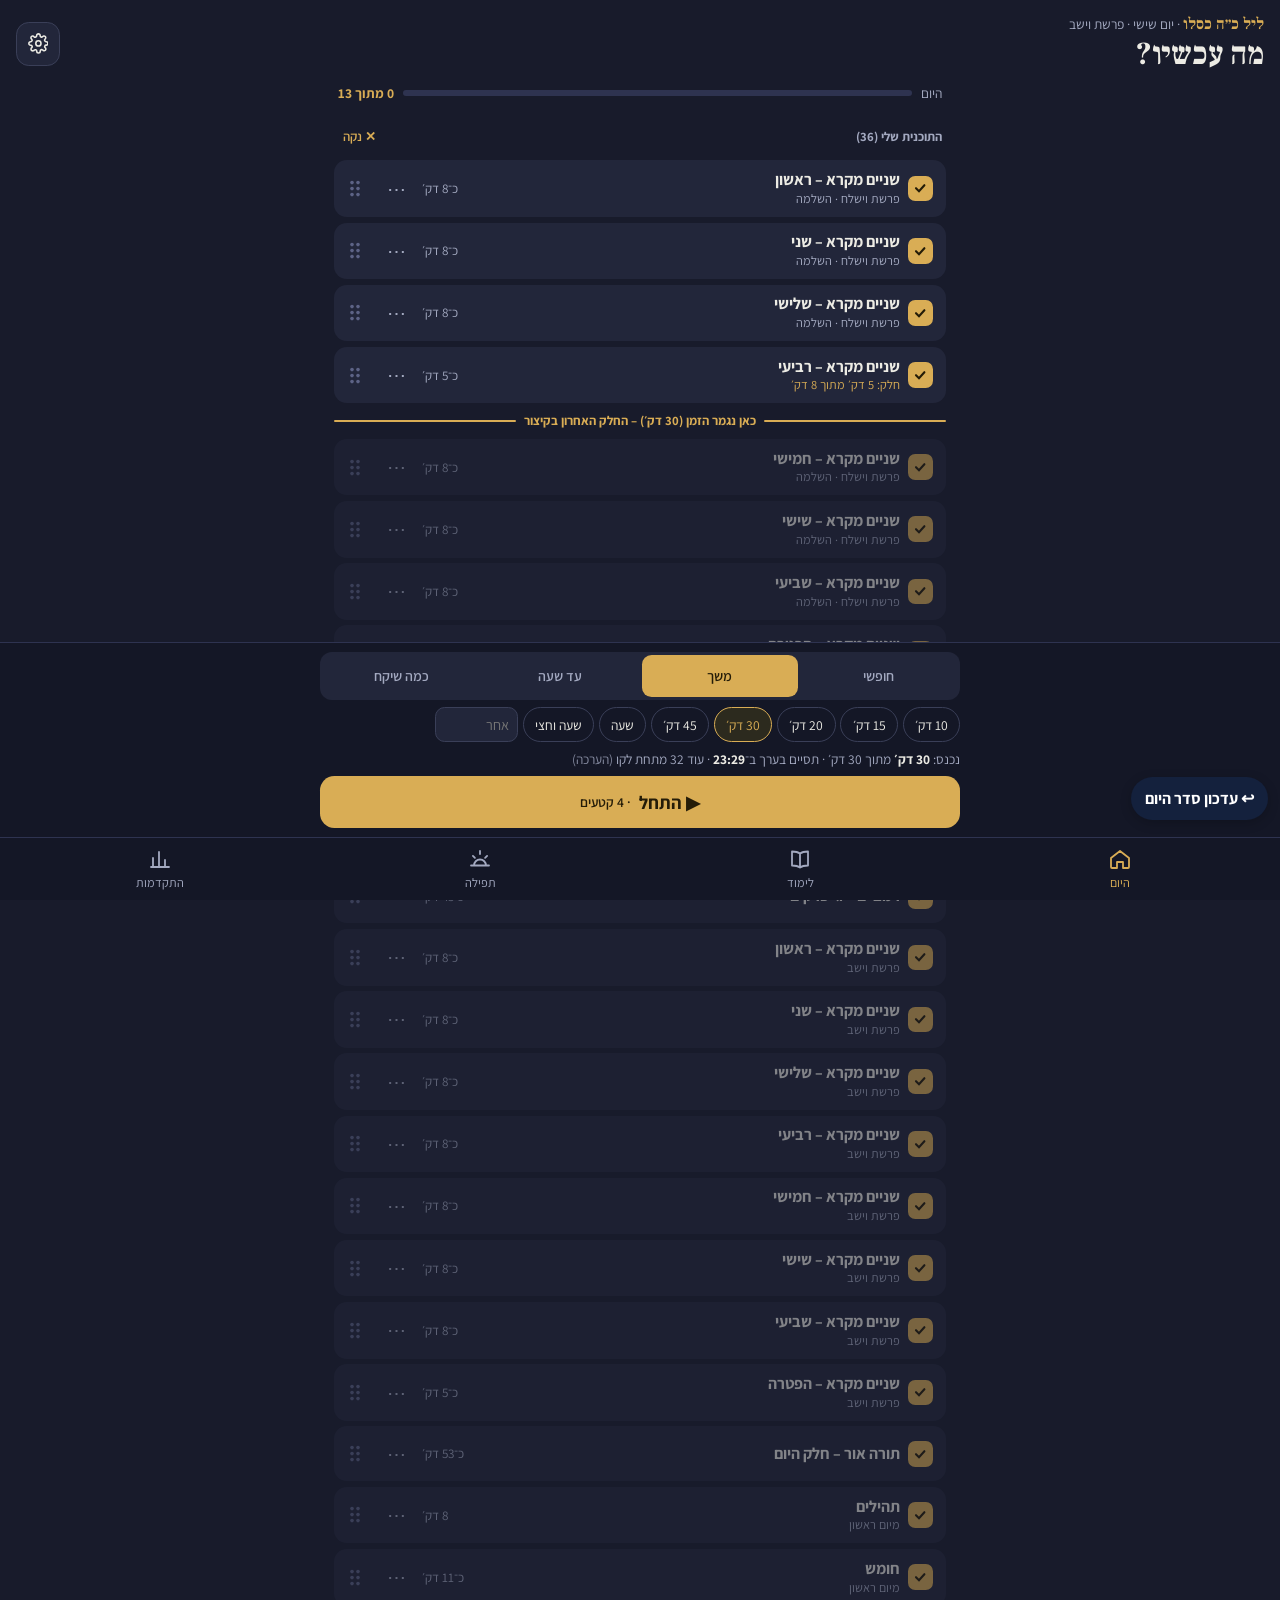
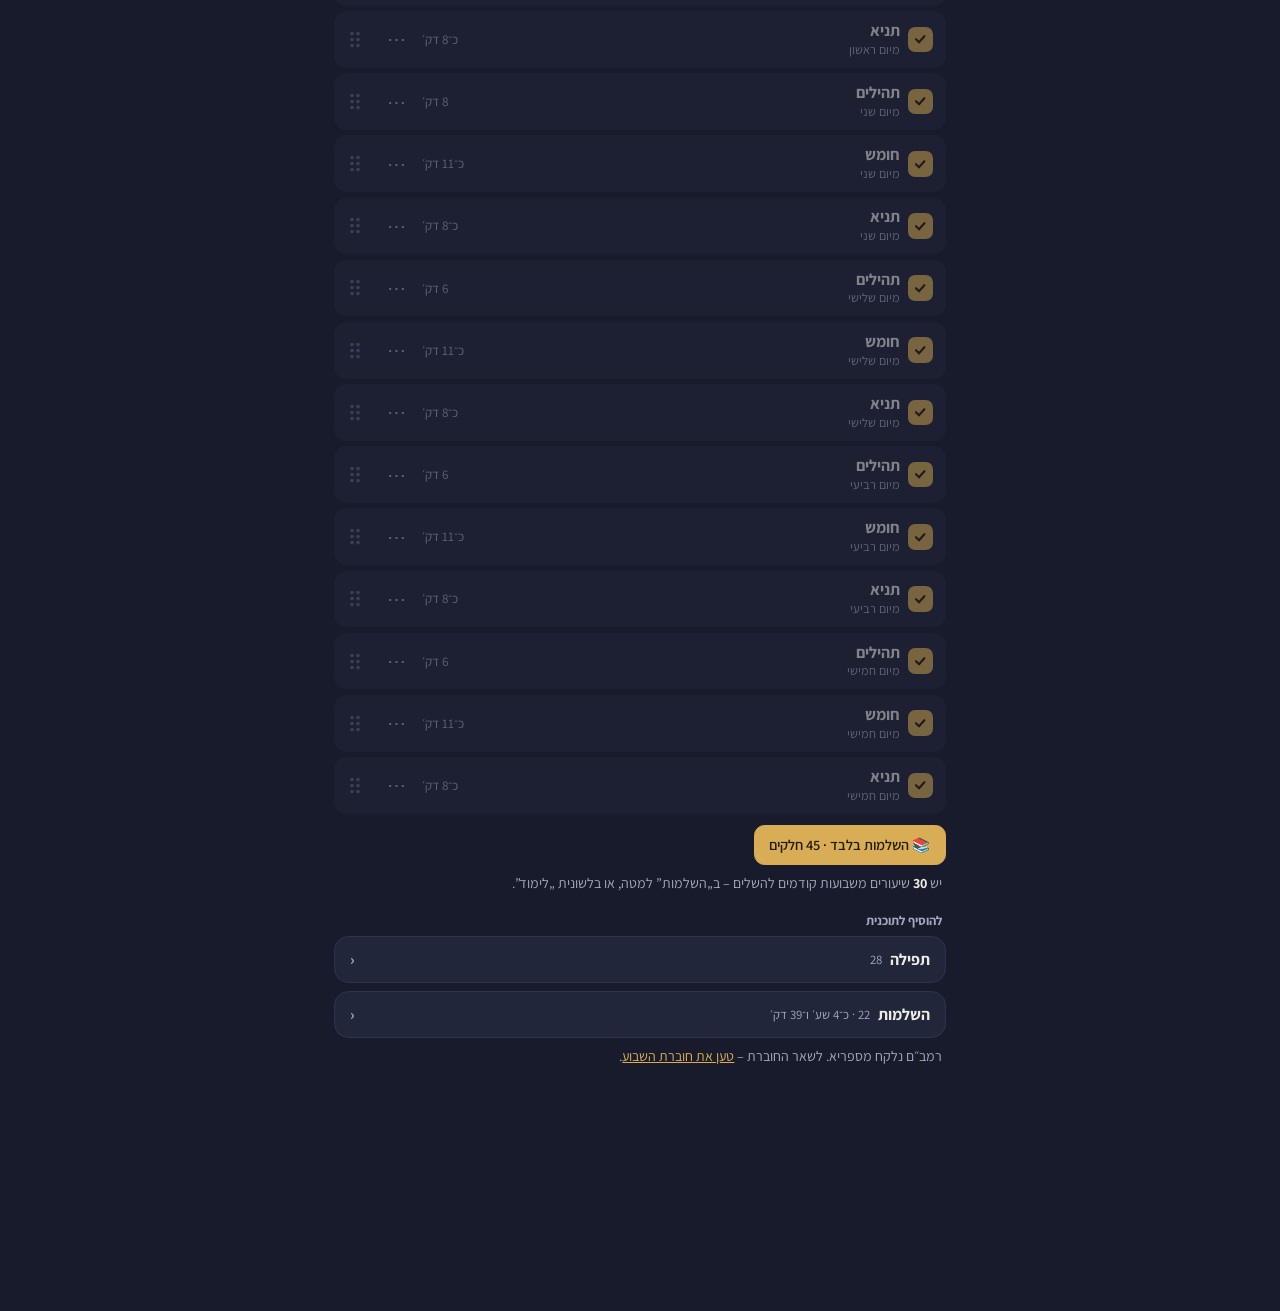
<file: index.html>
<!doctype html>
<html lang="he" dir="rtl" translate="no">
<head>
<meta charset="utf-8">
<meta name="google" content="notranslate">
<link rel="manifest" href="manifest.json">
<meta name="theme-color" content="#181b2b">
<link rel="apple-touch-icon" href="icon-192.png">
<meta name="viewport" content="width=device-width, initial-scale=1, viewport-fit=cover">
<title>לימוד יומי</title>
<link rel="preconnect" href="https://fonts.googleapis.com">
<link rel="preconnect" href="https://fonts.gstatic.com" crossorigin>
<link href="https://fonts.googleapis.com/css2?family=Frank+Ruhl+Libre:wght@500;700&family=Assistant:wght@400;600;700&display=swap" rel="stylesheet">
<style>
:root{
  --k:1;
  --bg:#181b2b; --bg2:#141726; --sf:#22263a; --sf2:#2a2f47; --ln:#2e3350; --ln2:#3a3f58;
  --ink:#ecebe4; --mut:#a3a9c0; --gold:#d9ad55; --gold2:#2c2a1e; --ok:#86a86a; --warn:#e8a06a;
  --ui:"Assistant","Segoe UI",Arial,sans-serif;
  --serif:"Frank Ruhl Libre","David","Times New Roman",serif;
  --navH:calc(62px*var(--k));
}
html{font-size:calc(16px*var(--k))}
*,*::before,*::after{box-sizing:border-box}
body{margin:0;background:var(--bg);color:var(--ink);font-family:var(--ui);-webkit-tap-highlight-color:transparent;min-height:100vh}
button,a,input{font:inherit;color:inherit}
button{cursor:pointer}
a{color:inherit}
button:focus-visible,a:focus-visible,input:focus-visible{outline:2px solid var(--gold);outline-offset:2px}
[hidden]{display:none!important}

/* top bar */
.top{position:sticky;top:0;z-index:20;background:var(--bg);padding:calc(env(safe-area-inset-top,0px) + .9rem) 1rem .6rem;display:flex;align-items:center;gap:.6rem}
.top .tt{flex:1;min-width:0}
.top .dl{font-size:.85rem;color:var(--mut);white-space:nowrap;overflow:hidden;text-overflow:ellipsis}
.top .dl b{color:var(--gold);font-family:var(--serif);font-size:1rem}
.top h1{margin:.1rem 0 0;font-family:var(--serif);font-size:1.75rem;line-height:1.15}
.ib{width:2.75rem;height:2.75rem;border-radius:.8rem;border:1px solid var(--ln2);background:var(--sf);display:grid;place-items:center;flex:none;text-decoration:none}
.ib svg{width:1.3rem;height:1.3rem}
main{max-width:40rem;margin:0 auto;padding:0 .9rem calc(var(--navH) + 1.5rem + env(safe-area-inset-bottom,0px))}
body.v-today main{padding-bottom:calc(var(--navH) + 11rem + env(safe-area-inset-bottom,0px))}

/* bottom tabs */
nav.tabs{position:fixed;inset:auto 0 0 0;z-index:30;display:flex;background:var(--bg2);border-top:1px solid var(--ln);padding-bottom:env(safe-area-inset-bottom,0px)}
nav.tabs a{flex:1;height:var(--navH);display:flex;flex-direction:column;align-items:center;justify-content:center;gap:.15rem;font-size:.78rem;color:var(--mut);text-decoration:none}
nav.tabs a svg{width:1.5rem;height:1.5rem}
nav.tabs a.on{color:var(--gold)}

/* shared bits */
.bar{height:.4rem;border-radius:.2rem;background:var(--ln);overflow:hidden}
.bar i{display:block;height:100%;background:var(--gold)}
.bar i.ok{background:var(--ok)}
.card{background:var(--sf);border:1px solid var(--ln);border-radius:1rem;padding:.9rem 1rem;margin-bottom:.75rem}
.card h2{margin:0;font-family:var(--serif);font-size:1.3rem}
.card .what{font-size:.88rem;color:var(--mut);margin-top:.15rem}
.card .pr{display:flex;align-items:center;gap:.6rem;margin-top:.6rem}
.card .pr .bar{flex:1}
.card .pr span{font-size:.8rem;color:var(--mut);white-space:nowrap}
.card.done{border-color:#4d6340}
.card.now{border-color:var(--gold)}
.card.season{background:var(--gold);color:#241c08;border-color:var(--gold);display:block;text-decoration:none}
.card.season .what{color:#3b2e10}
.btns{display:flex;flex-wrap:wrap;gap:.45rem;margin-top:.7rem}
.b{min-height:2.5rem;padding:0 .9rem;border-radius:.65rem;border:1px solid var(--ln2);background:transparent;font-size:.9rem;font-weight:600;display:inline-flex;align-items:center;justify-content:center;text-decoration:none;gap:.3rem}
.b.main{background:var(--gold);border-color:var(--gold);color:#241c08}
.b.sm{min-height:2.1rem;padding:0 .65rem;font-size:.82rem;font-weight:600}
.b.ghost{border-color:transparent;color:var(--gold);padding:0 .3rem}
.lnk{color:var(--gold);font-size:.85rem;background:none;border:0;padding:.3rem 0;text-decoration:underline}
.sec{font-size:.8rem;font-weight:700;color:var(--mut);margin:1.1rem .2rem .45rem;display:flex;justify-content:space-between;align-items:center;gap:.5rem}
.sec .acts{display:flex;gap:.3rem}
.note{font-size:.88rem;color:var(--mut);line-height:1.5}
.note b{color:var(--ink)}
.ok-t{color:var(--ok);font-weight:600}
.bad-t{color:var(--warn);font-weight:600}

/* plan list (today) */
.dayp{display:flex;align-items:center;gap:.6rem;margin:.1rem .2rem .3rem;font-size:.85rem;color:var(--mut)}
.dayp .bar{flex:1}
.dayp b{color:var(--gold)}
.plist{position:relative}
.prow{display:flex;align-items:center;gap:.5rem;min-height:3.2rem;padding:.35rem .5rem .35rem .3rem;border-radius:.8rem;background:var(--sf);margin-bottom:.35rem;border:1px solid transparent;touch-action:pan-y}
.prow.below{opacity:.5}
.prow.drag{position:relative;z-index:5;border-color:var(--gold);box-shadow:0 .4rem 1.2rem rgba(0,0,0,.45);opacity:1}
.prow .cb{width:1.6rem;height:1.6rem;border-radius:.45rem;border:2px solid #4a5070;background:transparent;flex:none;display:grid;place-items:center;padding:0;margin-inline-start:.2rem}
.prow .cb.on{background:var(--gold);border-color:var(--gold)}
.prow .cb svg{width:.9rem;height:.9rem}
.prow .nm{flex:1;min-width:0;background:none;border:0;padding:.2rem 0;text-align:right;display:block}
.prow .nm b{display:block;font-size:1rem;font-weight:700;line-height:1.25}
.prow .nm small{display:block;font-size:.78rem;color:var(--mut);line-height:1.3;margin-top:.05rem}
.prow .nm small.part{color:var(--gold)}
.prow .tm{font-size:.82rem;color:var(--mut);white-space:nowrap;flex:none}
.prow .mo{width:2.2rem;height:2.4rem;border:0;background:none;color:var(--mut);font-size:1.2rem;flex:none;padding:0;letter-spacing:-1px}
.prow .hd{width:1.9rem;height:2.6rem;display:grid;place-items:center;color:#5d6386;flex:none;touch-action:none;cursor:grab}
.prow .hd svg{width:1rem;height:1.2rem}
.cut{display:flex;align-items:center;gap:.5rem;margin:.55rem 0 .6rem;color:var(--gold);font-size:.8rem;font-weight:700;text-align:center}
.cut::before,.cut::after{content:"";flex:1;height:2px;background:var(--gold);border-radius:1px}
.empty{padding:1rem;border:1px dashed var(--ln2);border-radius:.9rem;text-align:center;color:var(--mut);font-size:.92rem;line-height:1.5}

details.grp{background:var(--sf);border:1px solid var(--ln);border-radius:.9rem;margin-bottom:.5rem;overflow:hidden}
details.grp>summary{list-style:none;display:flex;align-items:center;gap:.5rem;padding:.75rem .9rem;cursor:pointer;font-weight:700}
details.grp>summary::-webkit-details-marker{display:none}
details.grp>summary small{font-weight:400;color:var(--mut);font-size:.8rem}
details.grp>summary .ch{margin-inline-start:auto;color:var(--mut);transition:transform .15s}
details.grp[open]>summary .ch{transform:rotate(-90deg)}
.arow{display:flex;align-items:center;gap:.55rem;min-height:2.9rem;padding:.25rem .9rem;border-top:1px solid var(--ln)}
.arow .cb{width:1.5rem;height:1.5rem;border-radius:.4rem;border:2px solid #4a5070;background:transparent;flex:none;padding:0}
.arow .nm{flex:1;min-width:0;font-size:.95rem;background:none;border:0;text-align:right;padding:.3rem 0}
.arow .nm small{display:block;font-size:.76rem;color:var(--mut)}
.arow .tm{font-size:.8rem;color:var(--mut);white-space:nowrap}
.subh{display:flex;align-items:center;justify-content:space-between;gap:.4rem;padding:.55rem .9rem;border-top:1px solid var(--ln);font-size:.88rem;font-weight:700;background:#1e2235}
.subh small{font-weight:400;color:var(--mut)}
details.sub{border-top:1px solid var(--ln)}
details.sub>summary{list-style:none;padding:.55rem .9rem;font-size:.88rem;font-weight:700;cursor:pointer;display:flex;gap:.4rem;align-items:center;background:#1e2235}
details.sub>summary::-webkit-details-marker{display:none}
details.sub>summary small{font-weight:400;color:var(--mut)}

/* action area (today) */
.act{position:fixed;inset:auto 0 calc(var(--navH) + env(safe-area-inset-bottom,0px)) 0;z-index:25;background:var(--bg2);border-top:1px solid var(--ln);padding:.6rem .9rem .65rem}
.act-in{max-width:40rem;margin:0 auto}
.tseg{display:flex;gap:.2rem;background:var(--sf);border-radius:.75rem;padding:.2rem}
.tseg button{flex:1;min-height:2.6rem;border:0;background:transparent;color:var(--mut);border-radius:.6rem;font-size:.88rem;font-weight:600;padding:0 .2rem}
.tseg button.on{background:var(--gold);color:#241c08}
.tctl{display:flex;flex-wrap:nowrap;overflow-x:auto;gap:.3rem;align-items:center;margin-top:.45rem;scrollbar-width:none;padding-bottom:.1rem}
.tctl::-webkit-scrollbar{display:none}
.tctl>*{flex:none}
.tctl:empty{display:none}
.tctl button{min-height:2.2rem;border:1px solid var(--ln2);background:transparent;border-radius:1.1rem;padding:0 .7rem;font-size:.85rem}
.tctl button.on{background:var(--gold2);border-color:var(--gold);color:var(--gold)}
.tctl input{min-height:2.2rem;width:5.2rem;border:1px solid var(--ln2);background:var(--sf);border-radius:.6rem;padding:0 .5rem;font-size:.9rem}
.tctl input[type=time]{width:auto}
.tctl span{font-size:.85rem;color:var(--mut)}
.sumL{font-size:.84rem;color:var(--mut);margin-top:.4rem;line-height:1.4;min-height:1.2em}
.sumL b{color:var(--ink)}
.go{margin-top:.45rem;width:100%;min-height:3.2rem;border:0;border-radius:.9rem;background:var(--gold);color:#241c08;font-weight:700;font-size:1.15rem;display:flex;align-items:center;justify-content:center;gap:.5rem}
.go small{font-size:.85rem;font-weight:600}
.go:disabled{opacity:.4}

/* progress grid */
.wk{display:flex;align-items:center;gap:.4rem;margin:.2rem 0 .8rem}
.wk b{flex:1;text-align:center;font-size:1rem}
.wk button{min-width:2.75rem;min-height:2.6rem;border:1px solid var(--ln2);background:var(--sf);border-radius:.7rem}
.wk button:disabled{opacity:.3}
.grid{display:grid;grid-template-columns:5.6rem repeat(7,minmax(0,1fr));gap:.3rem;align-items:center}
.grid .h{font-size:.78rem;color:var(--mut);text-align:center;font-weight:700}
.grid .h.td{color:var(--gold)}
.grid .l{font-size:.85rem;font-weight:600;white-space:nowrap;overflow:hidden;text-overflow:ellipsis}
.grid button.c{height:2.1rem;border-radius:.5rem;border:1px solid var(--ln);background:var(--sf);padding:0;position:relative;overflow:hidden}
.grid .c.d{background:var(--ok);border-color:var(--ok)}
.grid .c.p i{position:absolute;inset:auto 0 0 0;background:var(--gold)}
.grid .c.p{border-color:var(--gold)}
.grid .c.m{border:2px dashed var(--warn);background:transparent}
.grid .c.fu{opacity:.35}
.grid .c.td{outline:2px solid var(--gold);outline-offset:1px}
.grid .c.na{opacity:.25}
.legend{display:flex;flex-wrap:wrap;gap:.9rem;font-size:.78rem;color:var(--mut);margin:.7rem .1rem}
.legend span{display:flex;align-items:center;gap:.35rem}
.legend i{width:.9rem;height:.9rem;border-radius:.25rem;display:inline-block}

/* settings */
.sg{background:var(--sf);border:1px solid var(--ln);border-radius:.9rem;overflow:hidden}
.sr{display:flex;align-items:center;justify-content:space-between;gap:.6rem;min-height:3.1rem;padding:.4rem .9rem;border-top:1px solid var(--ln);font-size:.95rem}
.sr:first-child{border-top:0}
.sr>span{flex:1;min-width:0}
.sr small{display:block;color:var(--mut);font-size:.78rem}
.sr input[type=checkbox]{width:1.35rem;height:1.35rem;accent-color:var(--gold);flex:none}
.sr a{color:var(--gold);text-decoration:none;font-size:.9rem;white-space:nowrap}
.seg{display:flex;background:var(--bg);border-radius:.6rem;padding:.15rem;flex-wrap:wrap}
.seg button{border:0;background:transparent;padding:.4rem .65rem;border-radius:.5rem;font-size:.84rem;color:var(--mut)}
.seg button.on{background:var(--gold);color:#241c08;font-weight:600}
.ord{display:flex;gap:.2rem}
.ord button{width:2.1rem;height:2.1rem;border:1px solid var(--ln2);background:transparent;border-radius:.5rem;color:var(--mut);font-size:.75rem;padding:0}
.ord button:disabled{opacity:.25}
.foot{font-size:.78rem;color:var(--mut);text-align:center;margin:1.2rem .5rem 0;line-height:1.5}
.inst ol{margin:.4rem 0 .2rem;padding-inline-start:1.2rem;font-size:.85rem;line-height:1.6;color:var(--mut)}

/* sheet + toast */
.shade{position:fixed;inset:0;z-index:50;background:rgba(5,6,12,.6)}
.sheet{position:fixed;inset:auto 0 0 0;z-index:51;background:var(--sf);border-radius:1.2rem 1.2rem 0 0;padding:.6rem .9rem calc(1rem + env(safe-area-inset-bottom,0px));max-width:40rem;margin:0 auto}
.sheet .grab{width:2.8rem;height:.3rem;border-radius:.2rem;background:#4a5070;margin:0 auto .6rem}
.sheet h3{margin:0 0 .5rem;font-family:var(--serif);font-size:1.2rem}
.sheet button.it{display:block;width:100%;text-align:right;min-height:3rem;border:0;border-top:1px solid var(--ln);background:none;font-size:1rem;padding:0 .3rem}
.sheet button.it:first-of-type{border-top:0}
.toast{position:fixed;inset:auto 1rem calc(var(--navH) + 12rem) 1rem;z-index:60;max-width:30rem;margin:0 auto;background:#0d0f1a;border:1px solid var(--ln2);color:var(--ink);border-radius:.8rem;padding:.7rem .9rem;font-size:.92rem;text-align:center;box-shadow:0 .4rem 1.2rem rgba(0,0,0,.5)}
@media (min-width:44rem){ .top h1{font-size:2rem} }

.makeup-row{display:flex;align-items:center;gap:.5rem;min-width:0}
.makeup-row input[type=checkbox]{width:1.4rem;height:1.4rem;accent-color:var(--gold);flex:none}
.makeup-details{flex:1;min-width:0}
.makeup-details b{display:block;font-size:1rem}
.makeup-details small{display:block;color:var(--mut);font-size:.82rem}
.makeup-row .b{min-width:2.2rem;padding:0 .5rem}
.makeup-row .b:disabled{opacity:.25}
/* Organized settings tabs and detailed make-up groups */
.settings-tabs{display:grid;grid-template-columns:repeat(2,minmax(0,1fr));gap:.5rem;padding:.3rem 0 .8rem;margin-bottom:.3rem;position:static;width:100%}
.settings-tabs button{min-width:0;white-space:normal;min-height:48px;background:var(--sf);border:1px solid var(--ln2);border-radius:14px;padding:.6rem .4rem;font-size:.92rem;color:var(--mut)}
.settings-tabs button.on{border-color:var(--gold);color:var(--gold);background:var(--gold2);font-weight:700}
.settings-pane{min-width:0}
.recovery-subject{margin:.45rem 0}
.recovery-lesson span{min-width:0;flex:1}
.recovery-lesson small{display:block;color:var(--mut);font-size:.81rem}
.recovery-more{margin:.65rem}
.makeup-parts{margin-top:.65rem}
.makeup-parts>summary{padding:.5rem .25rem;color:var(--gold);cursor:pointer}
.makeup-lesson{gap:.7rem;align-items:center}
.makeup-lesson span{flex:1;min-width:0}
.makeup-lesson small{display:block;color:var(--mut);font-size:.82rem}
</style>
</head>
<body>
<header class="top">
  <a class="ib" id="backS" href="#today" aria-label="חזרה" hidden><svg viewBox="0 0 24 24" fill="none" stroke="currentColor" stroke-width="2" stroke-linecap="round" aria-hidden="true"><path d="M9 6l6 6-6 6"/></svg></a>
  <div class="tt"><div class="dl" id="dl"></div><h1 id="title">מה עכשיו?</h1></div>
  <a class="ib" id="gear" href="#settings" aria-label="הגדרות"><svg viewBox="0 0 24 24" fill="none" stroke="currentColor" stroke-width="1.8" stroke-linecap="round" aria-hidden="true"><circle cx="12" cy="12" r="3"/><path d="M19.4 15a1.7 1.7 0 0 0 .3 1.8l.1.1a2 2 0 1 1-2.8 2.8l-.1-.1a1.7 1.7 0 0 0-1.8-.3 1.7 1.7 0 0 0-1 1.5V21a2 2 0 1 1-4 0v-.1a1.7 1.7 0 0 0-1.1-1.5 1.7 1.7 0 0 0-1.8.3l-.1.1a2 2 0 1 1-2.8-2.8l.1-.1a1.7 1.7 0 0 0 .3-1.8 1.7 1.7 0 0 0-1.5-1H3a2 2 0 1 1 0-4h.1a1.7 1.7 0 0 0 1.5-1.1 1.7 1.7 0 0 0-.3-1.8l-.1-.1a2 2 0 1 1 2.8-2.8l.1.1a1.7 1.7 0 0 0 1.8.3H9a1.7 1.7 0 0 0 1-1.5V3a2 2 0 1 1 4 0v.1a1.7 1.7 0 0 0 1 1.5 1.7 1.7 0 0 0 1.8-.3l.1-.1a2 2 0 1 1 2.8 2.8l-.1.1a1.7 1.7 0 0 0-.3 1.8V9a1.7 1.7 0 0 0 1.5 1H21a2 2 0 1 1 0 4h-.1a1.7 1.7 0 0 0-1.5 1z"/></svg></a>
</header>
<main>
  <section id="v-today" class="view"></section>
  <section id="v-learn" class="view" hidden></section>
  <section id="v-makeup" class="view" hidden></section>
  <section id="v-pray" class="view" hidden></section>
  <section id="v-progress" class="view" hidden></section>
  <section id="v-settings" class="view" hidden></section>
</main>
<div class="act" id="act" hidden><div class="act-in">
  <input type="time" id="uNative" tabindex="-1" aria-hidden="true" style="position:absolute;opacity:0;width:1px;height:1px;pointer-events:none;inset:auto auto 0 0">
  <div class="tseg" id="tseg"><button data-m="open">חופשי</button><button data-m="dur">משך</button><button data-m="until">עד שעה</button><button data-m="free">כמה שיקח</button></div>
  <div class="tctl" id="tctl"></div>
  <div class="sumL" id="sumL"></div>
  <button class="go" id="go">▶ התחל</button>
</div></div>
<nav class="tabs" id="tabs">
  <a href="#today" data-v="today"><svg viewBox="0 0 24 24" fill="none" stroke="currentColor" stroke-width="1.8" stroke-linejoin="round" aria-hidden="true"><path d="M3 11l9-7 9 7v9a1 1 0 0 1-1 1h-5v-6h-6v6H4a1 1 0 0 1-1-1z"/></svg>היום</a>
  <a href="#learn" data-v="learn"><svg viewBox="0 0 24 24" fill="none" stroke="currentColor" stroke-width="1.8" stroke-linejoin="round" aria-hidden="true"><path d="M12 6.5C10 5 7 4.5 4 4.5v14c3 0 6 .5 8 2 2-1.5 5-2 8-2v-14c-3 0-6 .5-8 2zM12 6.5v14"/></svg>לימוד</a>
  <a href="#pray" data-v="pray"><svg viewBox="0 0 24 24" fill="none" stroke="currentColor" stroke-width="1.8" stroke-linecap="round" aria-hidden="true"><path d="M3 18.5h18M6 18.5a6 6 0 0 1 12 0M12 4v3M4.9 8.9l2 2M19.1 8.9l-2 2"/></svg>תפילה</a>
  <a href="#progress" data-v="progress"><svg viewBox="0 0 24 24" fill="none" stroke="currentColor" stroke-width="1.8" stroke-linecap="round" aria-hidden="true"><path d="M5 20V11M11 20V5M17 20v-7M3 20h18"/></svg>התקדמות</a>
</nav>
<script src="common.js?v=3d01b002"></script>
<script>
SCHED={"il":{"2025-09-27":["Vayeilech"],"2025-10-04":["Ha'azinu"],"2025-10-11":null,"2025-10-18":["Bereshit"],"2025-10-25":["Noach"],"2025-11-01":["Lech-Lecha"],"2025-11-08":["Vayera"],"2025-11-15":["Chayei Sara"],"2025-11-22":["Toldot"],"2025-11-29":["Vayetzei"],"2025-12-06":["Vayishlach"],"2025-12-13":["Vayeshev"],"2025-12-20":["Miketz"],"2025-12-27":["Vayigash"],"2026-01-03":["Vayechi"],"2026-01-10":["Shemot"],"2026-01-17":["Vaera"],"2026-01-24":["Bo"],"2026-01-31":["Beshalach"],"2026-02-07":["Yitro"],"2026-02-14":["Mishpatim"],"2026-02-21":["Terumah"],"2026-02-28":["Tetzaveh"],"2026-03-07":["Ki Tisa"],"2026-03-14":["Vayakhel","Pekudei"],"2026-03-21":["Vayikra"],"2026-03-28":["Tzav"],"2026-04-04":null,"2026-04-11":["Shmini"],"2026-04-18":["Tazria","Metzora"],"2026-04-25":["Achrei Mot","Kedoshim"],"2026-05-02":["Emor"],"2026-05-09":["Behar","Bechukotai"],"2026-05-16":["Bamidbar"],"2026-05-23":["Nasso"],"2026-05-30":["Beha'alotcha"],"2026-06-06":["Sh'lach"],"2026-06-13":["Korach"],"2026-06-20":["Chukat"],"2026-06-27":["Balak"],"2026-07-04":["Pinchas"],"2026-07-11":["Matot","Masei"],"2026-07-18":["Devarim"],"2026-07-25":["Vaetchanan"],"2026-08-01":["Eikev"],"2026-08-08":["Re'eh"],"2026-08-15":["Shoftim"],"2026-08-22":["Ki Teitzei"],"2026-08-29":["Ki Tavo"],"2026-09-05":["Nitzavim","Vayeilech"],"2026-09-12":null,"2026-09-19":["Ha'azinu"],"2026-09-26":null,"2026-10-03":null,"2026-10-10":["Bereshit"],"2026-10-17":["Noach"],"2026-10-24":["Lech-Lecha"],"2026-10-31":["Vayera"],"2026-11-07":["Chayei Sara"],"2026-11-14":["Toldot"],"2026-11-21":["Vayetzei"],"2026-11-28":["Vayishlach"],"2026-12-05":["Vayeshev"],"2026-12-12":["Miketz"],"2026-12-19":["Vayigash"],"2026-12-26":["Vayechi"],"2027-01-02":["Shemot"],"2027-01-09":["Vaera"],"2027-01-16":["Bo"],"2027-01-23":["Beshalach"],"2027-01-30":["Yitro"],"2027-02-06":["Mishpatim"],"2027-02-13":["Terumah"],"2027-02-20":["Tetzaveh"],"2027-02-27":["Ki Tisa"],"2027-03-06":["Vayakhel"],"2027-03-13":["Pekudei"],"2027-03-20":["Vayikra"],"2027-03-27":["Tzav"],"2027-04-03":["Shmini"],"2027-04-10":["Tazria"],"2027-04-17":["Metzora"],"2027-04-24":null,"2027-05-01":["Achrei Mot"],"2027-05-08":["Kedoshim"],"2027-05-15":["Emor"],"2027-05-22":["Behar"],"2027-05-29":["Bechukotai"],"2027-06-05":["Bamidbar"],"2027-06-12":["Nasso"],"2027-06-19":["Beha'alotcha"],"2027-06-26":["Sh'lach"],"2027-07-03":["Korach"],"2027-07-10":["Chukat"],"2027-07-17":["Balak"],"2027-07-24":["Pinchas"],"2027-07-31":["Matot","Masei"],"2027-08-07":["Devarim"],"2027-08-14":["Vaetchanan"],"2027-08-21":["Eikev"],"2027-08-28":["Re'eh"],"2027-09-04":["Shoftim"],"2027-09-11":["Ki Teitzei"],"2027-09-18":["Ki Tavo"],"2027-09-25":["Nitzavim","Vayeilech"],"2027-10-02":null,"2027-10-09":["Ha'azinu"],"2027-10-16":null,"2027-10-23":null,"2027-10-30":["Bereshit"],"2027-11-06":["Noach"],"2027-11-13":["Lech-Lecha"],"2027-11-20":["Vayera"],"2027-11-27":["Chayei Sara"],"2027-12-04":["Toldot"],"2027-12-11":["Vayetzei"],"2027-12-18":["Vayishlach"],"2027-12-25":["Vayeshev"],"2028-01-01":["Miketz"],"2028-01-08":["Vayigash"],"2028-01-15":["Vayechi"],"2028-01-22":["Shemot"],"2028-01-29":["Vaera"],"2028-02-05":["Bo"],"2028-02-12":["Beshalach"],"2028-02-19":["Yitro"],"2028-02-26":["Mishpatim"],"2028-03-04":["Terumah"],"2028-03-11":["Tetzaveh"],"2028-03-18":["Ki Tisa"],"2028-03-25":["Vayakhel","Pekudei"],"2028-04-01":["Vayikra"],"2028-04-08":["Tzav"],"2028-04-15":null,"2028-04-22":["Shmini"],"2028-04-29":["Tazria","Metzora"],"2028-05-06":["Achrei Mot","Kedoshim"],"2028-05-13":["Emor"],"2028-05-20":["Behar","Bechukotai"],"2028-05-27":["Bamidbar"],"2028-06-03":["Nasso"],"2028-06-10":["Beha'alotcha"],"2028-06-17":["Sh'lach"],"2028-06-24":["Korach"],"2028-07-01":["Chukat"],"2028-07-08":["Balak"],"2028-07-15":["Pinchas"],"2028-07-22":["Matot","Masei"],"2028-07-29":["Devarim"],"2028-08-05":["Vaetchanan"],"2028-08-12":["Eikev"],"2028-08-19":["Re'eh"],"2028-08-26":["Shoftim"],"2028-09-02":["Ki Teitzei"],"2028-09-09":["Ki Tavo"],"2028-09-16":["Nitzavim","Vayeilech"],"2028-09-23":["Ha'azinu"],"2028-09-30":null,"2028-10-07":null,"2028-10-14":["Bereshit"],"2028-10-21":["Noach"],"2028-10-28":["Lech-Lecha"],"2028-11-04":["Vayera"],"2028-11-11":["Chayei Sara"],"2028-11-18":["Toldot"],"2028-11-25":["Vayetzei"],"2028-12-02":["Vayishlach"],"2028-12-09":["Vayeshev"],"2028-12-16":["Miketz"],"2028-12-23":["Vayigash"],"2028-12-30":["Vayechi"],"2029-01-06":["Shemot"],"2029-01-13":["Vaera"],"2029-01-20":["Bo"],"2029-01-27":["Beshalach"],"2029-02-03":["Yitro"],"2029-02-10":["Mishpatim"],"2029-02-17":["Terumah"],"2029-02-24":["Tetzaveh"],"2029-03-03":["Ki Tisa"],"2029-03-10":["Vayakhel","Pekudei"],"2029-03-17":["Vayikra"],"2029-03-24":["Tzav"],"2029-03-31":null,"2029-04-07":["Shmini"],"2029-04-14":["Tazria","Metzora"],"2029-04-21":["Achrei Mot","Kedoshim"],"2029-04-28":["Emor"],"2029-05-05":["Behar"],"2029-05-12":["Bechukotai"],"2029-05-19":["Bamidbar"],"2029-05-26":["Nasso"],"2029-06-02":["Beha'alotcha"],"2029-06-09":["Sh'lach"],"2029-06-16":["Korach"],"2029-06-23":["Chukat"],"2029-06-30":["Balak"],"2029-07-07":["Pinchas"],"2029-07-14":["Matot","Masei"],"2029-07-21":["Devarim"],"2029-07-28":["Vaetchanan"],"2029-08-04":["Eikev"],"2029-08-11":["Re'eh"],"2029-08-18":["Shoftim"],"2029-08-25":["Ki Teitzei"],"2029-09-01":["Ki Tavo"],"2029-09-08":["Nitzavim"],"2029-09-15":["Vayeilech"],"2029-09-22":["Ha'azinu"],"2029-09-29":null,"2029-10-06":["Bereshit"],"2029-10-13":["Noach"],"2029-10-20":["Lech-Lecha"],"2029-10-27":["Vayera"],"2029-11-03":["Chayei Sara"],"2029-11-10":["Toldot"],"2029-11-17":["Vayetzei"],"2029-11-24":["Vayishlach"],"2029-12-01":["Vayeshev"],"2029-12-08":["Miketz"],"2029-12-15":["Vayigash"],"2029-12-22":["Vayechi"],"2029-12-29":["Shemot"],"2030-01-05":["Vaera"],"2030-01-12":["Bo"],"2030-01-19":["Beshalach"],"2030-01-26":["Yitro"],"2030-02-02":["Mishpatim"],"2030-02-09":["Terumah"],"2030-02-16":["Tetzaveh"],"2030-02-23":["Ki Tisa"],"2030-03-02":["Vayakhel"],"2030-03-09":["Pekudei"],"2030-03-16":["Vayikra"],"2030-03-23":["Tzav"],"2030-03-30":["Shmini"],"2030-04-06":["Tazria"],"2030-04-13":["Metzora"],"2030-04-20":null,"2030-04-27":["Achrei Mot"],"2030-05-04":["Kedoshim"],"2030-05-11":["Emor"],"2030-05-18":["Behar"],"2030-05-25":["Bechukotai"],"2030-06-01":["Bamidbar"],"2030-06-08":["Nasso"],"2030-06-15":["Beha'alotcha"],"2030-06-22":["Sh'lach"],"2030-06-29":["Korach"],"2030-07-06":["Chukat"],"2030-07-13":["Balak"],"2030-07-20":["Pinchas"],"2030-07-27":["Matot","Masei"],"2030-08-03":["Devarim"],"2030-08-10":["Vaetchanan"],"2030-08-17":["Eikev"],"2030-08-24":["Re'eh"],"2030-08-31":["Shoftim"],"2030-09-07":["Ki Teitzei"],"2030-09-14":["Ki Tavo"],"2030-09-21":["Nitzavim","Vayeilech"],"2030-09-28":null,"2030-10-05":["Ha'azinu"],"2030-10-12":null,"2030-10-19":null,"2030-10-26":["Bereshit"],"2030-11-02":["Noach"],"2030-11-09":["Lech-Lecha"],"2030-11-16":["Vayera"],"2030-11-23":["Chayei Sara"],"2030-11-30":["Toldot"],"2030-12-07":["Vayetzei"],"2030-12-14":["Vayishlach"],"2030-12-21":["Vayeshev"],"2030-12-28":["Miketz"],"2031-01-04":["Vayigash"],"2031-01-11":["Vayechi"],"2031-01-18":["Shemot"],"2031-01-25":["Vaera"],"2031-02-01":["Bo"],"2031-02-08":["Beshalach"],"2031-02-15":["Yitro"],"2031-02-22":["Mishpatim"],"2031-03-01":["Terumah"],"2031-03-08":["Tetzaveh"],"2031-03-15":["Ki Tisa"],"2031-03-22":["Vayakhel","Pekudei"],"2031-03-29":["Vayikra"],"2031-04-05":["Tzav"],"2031-04-12":null,"2031-04-19":["Shmini"],"2031-04-26":["Tazria","Metzora"],"2031-05-03":["Achrei Mot","Kedoshim"],"2031-05-10":["Emor"],"2031-05-17":["Behar","Bechukotai"],"2031-05-24":["Bamidbar"],"2031-05-31":["Nasso"],"2031-06-07":["Beha'alotcha"],"2031-06-14":["Sh'lach"],"2031-06-21":["Korach"],"2031-06-28":["Chukat"],"2031-07-05":["Balak"],"2031-07-12":["Pinchas"],"2031-07-19":["Matot","Masei"],"2031-07-26":["Devarim"],"2031-08-02":["Vaetchanan"],"2031-08-09":["Eikev"],"2031-08-16":["Re'eh"],"2031-08-23":["Shoftim"],"2031-08-30":["Ki Teitzei"],"2031-09-06":["Ki Tavo"],"2031-09-13":["Nitzavim","Vayeilech"],"2031-09-20":["Ha'azinu"],"2031-09-27":null,"2031-10-04":null,"2031-10-11":["Bereshit"],"2031-10-18":["Noach"],"2031-10-25":["Lech-Lecha"],"2031-11-01":["Vayera"],"2031-11-08":["Chayei Sara"],"2031-11-15":["Toldot"],"2031-11-22":["Vayetzei"],"2031-11-29":["Vayishlach"],"2031-12-06":["Vayeshev"],"2031-12-13":["Miketz"],"2031-12-20":["Vayigash"],"2031-12-27":["Vayechi"],"2032-01-03":["Shemot"],"2032-01-10":["Vaera"],"2032-01-17":["Bo"],"2032-01-24":["Beshalach"],"2032-01-31":["Yitro"],"2032-02-07":["Mishpatim"],"2032-02-14":["Terumah"],"2032-02-21":["Tetzaveh"],"2032-02-28":["Ki Tisa"],"2032-03-06":["Vayakhel","Pekudei"],"2032-03-13":["Vayikra"],"2032-03-20":["Tzav"],"2032-03-27":null,"2032-04-03":["Shmini"],"2032-04-10":["Tazria","Metzora"],"2032-04-17":["Achrei Mot","Kedoshim"],"2032-04-24":["Emor"],"2032-05-01":["Behar"],"2032-05-08":["Bechukotai"],"2032-05-15":["Bamidbar"],"2032-05-22":["Nasso"],"2032-05-29":["Beha'alotcha"],"2032-06-05":["Sh'lach"],"2032-06-12":["Korach"],"2032-06-19":["Chukat"],"2032-06-26":["Balak"],"2032-07-03":["Pinchas"],"2032-07-10":["Matot","Masei"],"2032-07-17":["Devarim"],"2032-07-24":["Vaetchanan"],"2032-07-31":["Eikev"],"2032-08-07":["Re'eh"],"2032-08-14":["Shoftim"],"2032-08-21":["Ki Teitzei"],"2032-08-28":["Ki Tavo"],"2032-09-04":["Nitzavim"],"2032-09-11":["Vayeilech"],"2032-09-18":["Ha'azinu"],"2032-09-25":null,"2032-10-02":["Bereshit"],"2032-10-09":["Noach"],"2032-10-16":["Lech-Lecha"],"2032-10-23":["Vayera"],"2032-10-30":["Chayei Sara"],"2032-11-06":["Toldot"],"2032-11-13":["Vayetzei"],"2032-11-20":["Vayishlach"],"2032-11-27":["Vayeshev"],"2032-12-04":["Miketz"],"2032-12-11":["Vayigash"],"2032-12-18":["Vayechi"],"2032-12-25":["Shemot"],"2033-01-01":["Vaera"],"2033-01-08":["Bo"],"2033-01-15":["Beshalach"],"2033-01-22":["Yitro"],"2033-01-29":["Mishpatim"],"2033-02-05":["Terumah"],"2033-02-12":["Tetzaveh"],"2033-02-19":["Ki Tisa"],"2033-02-26":["Vayakhel"],"2033-03-05":["Pekudei"],"2033-03-12":["Vayikra"],"2033-03-19":["Tzav"],"2033-03-26":["Shmini"],"2033-04-02":["Tazria"],"2033-04-09":["Metzora"],"2033-04-16":null,"2033-04-23":["Achrei Mot"],"2033-04-30":["Kedoshim"],"2033-05-07":["Emor"],"2033-05-14":["Behar"],"2033-05-21":["Bechukotai"],"2033-05-28":["Bamidbar"],"2033-06-04":["Nasso"],"2033-06-11":["Beha'alotcha"],"2033-06-18":["Sh'lach"],"2033-06-25":["Korach"],"2033-07-02":["Chukat"],"2033-07-09":["Balak"],"2033-07-16":["Pinchas"],"2033-07-23":["Matot","Masei"],"2033-07-30":["Devarim"],"2033-08-06":["Vaetchanan"],"2033-08-13":["Eikev"],"2033-08-20":["Re'eh"],"2033-08-27":["Shoftim"],"2033-09-03":["Ki Teitzei"],"2033-09-10":["Ki Tavo"],"2033-09-17":["Nitzavim","Vayeilech"],"2033-09-24":null,"2033-10-01":["Ha'azinu"],"2033-10-08":null,"2033-10-15":null,"2033-10-22":["Bereshit"],"2033-10-29":["Noach"],"2033-11-05":["Lech-Lecha"],"2033-11-12":["Vayera"],"2033-11-19":["Chayei Sara"],"2033-11-26":["Toldot"],"2033-12-03":["Vayetzei"],"2033-12-10":["Vayishlach"],"2033-12-17":["Vayeshev"],"2033-12-24":["Miketz"],"2033-12-31":["Vayigash"],"2034-01-07":["Vayechi"],"2034-01-14":["Shemot"],"2034-01-21":["Vaera"],"2034-01-28":["Bo"],"2034-02-04":["Beshalach"],"2034-02-11":["Yitro"],"2034-02-18":["Mishpatim"],"2034-02-25":["Terumah"],"2034-03-04":["Tetzaveh"],"2034-03-11":["Ki Tisa"],"2034-03-18":["Vayakhel","Pekudei"],"2034-03-25":["Vayikra"],"2034-04-01":["Tzav"],"2034-04-08":null,"2034-04-15":["Shmini"],"2034-04-22":["Tazria","Metzora"],"2034-04-29":["Achrei Mot","Kedoshim"],"2034-05-06":["Emor"],"2034-05-13":["Behar","Bechukotai"],"2034-05-20":["Bamidbar"],"2034-05-27":["Nasso"],"2034-06-03":["Beha'alotcha"],"2034-06-10":["Sh'lach"],"2034-06-17":["Korach"],"2034-06-24":["Chukat"],"2034-07-01":["Balak"],"2034-07-08":["Pinchas"],"2034-07-15":["Matot","Masei"],"2034-07-22":["Devarim"],"2034-07-29":["Vaetchanan"],"2034-08-05":["Eikev"],"2034-08-12":["Re'eh"],"2034-08-19":["Shoftim"],"2034-08-26":["Ki Teitzei"],"2034-09-02":["Ki Tavo"],"2034-09-09":["Nitzavim","Vayeilech"],"2034-09-16":["Ha'azinu"],"2034-09-23":null,"2034-09-30":null,"2034-10-07":["Bereshit"],"2034-10-14":["Noach"],"2034-10-21":["Lech-Lecha"],"2034-10-28":["Vayera"],"2034-11-04":["Chayei Sara"],"2034-11-11":["Toldot"],"2034-11-18":["Vayetzei"],"2034-11-25":["Vayishlach"],"2034-12-02":["Vayeshev"],"2034-12-09":["Miketz"],"2034-12-16":["Vayigash"],"2034-12-23":["Vayechi"],"2034-12-30":["Shemot"],"2035-01-06":["Vaera"],"2035-01-13":["Bo"],"2035-01-20":["Beshalach"],"2035-01-27":["Yitro"],"2035-02-03":["Mishpatim"],"2035-02-10":["Terumah"],"2035-02-17":["Tetzaveh"],"2035-02-24":["Ki Tisa"],"2035-03-03":["Vayakhel"],"2035-03-10":["Pekudei"],"2035-03-17":["Vayikra"],"2035-03-24":["Tzav"],"2035-03-31":["Shmini"],"2035-04-07":["Tazria"],"2035-04-14":["Metzora"],"2035-04-21":["Achrei Mot"],"2035-04-28":null,"2035-05-05":["Kedoshim"],"2035-05-12":["Emor"],"2035-05-19":["Behar"],"2035-05-26":["Bechukotai"],"2035-06-02":["Bamidbar"],"2035-06-09":["Nasso"],"2035-06-16":["Beha'alotcha"],"2035-06-23":["Sh'lach"],"2035-06-30":["Korach"],"2035-07-07":["Chukat"],"2035-07-14":["Balak"],"2035-07-21":["Pinchas"],"2035-07-28":["Matot"],"2035-08-04":["Masei"],"2035-08-11":["Devarim"],"2035-08-18":["Vaetchanan"],"2035-08-25":["Eikev"],"2035-09-01":["Re'eh"],"2035-09-08":["Shoftim"],"2035-09-15":["Ki Teitzei"],"2035-09-22":["Ki Tavo"],"2035-09-29":["Nitzavim","Vayeilech"]},"dia":{"2025-09-27":["Vayeilech"],"2025-10-04":["Ha'azinu"],"2025-10-11":null,"2025-10-18":["Bereshit"],"2025-10-25":["Noach"],"2025-11-01":["Lech-Lecha"],"2025-11-08":["Vayera"],"2025-11-15":["Chayei Sara"],"2025-11-22":["Toldot"],"2025-11-29":["Vayetzei"],"2025-12-06":["Vayishlach"],"2025-12-13":["Vayeshev"],"2025-12-20":["Miketz"],"2025-12-27":["Vayigash"],"2026-01-03":["Vayechi"],"2026-01-10":["Shemot"],"2026-01-17":["Vaera"],"2026-01-24":["Bo"],"2026-01-31":["Beshalach"],"2026-02-07":["Yitro"],"2026-02-14":["Mishpatim"],"2026-02-21":["Terumah"],"2026-02-28":["Tetzaveh"],"2026-03-07":["Ki Tisa"],"2026-03-14":["Vayakhel","Pekudei"],"2026-03-21":["Vayikra"],"2026-03-28":["Tzav"],"2026-04-04":null,"2026-04-11":["Shmini"],"2026-04-18":["Tazria","Metzora"],"2026-04-25":["Achrei Mot","Kedoshim"],"2026-05-02":["Emor"],"2026-05-09":["Behar","Bechukotai"],"2026-05-16":["Bamidbar"],"2026-05-23":null,"2026-05-30":["Nasso"],"2026-06-06":["Beha'alotcha"],"2026-06-13":["Sh'lach"],"2026-06-20":["Korach"],"2026-06-27":["Chukat","Balak"],"2026-07-04":["Pinchas"],"2026-07-11":["Matot","Masei"],"2026-07-18":["Devarim"],"2026-07-25":["Vaetchanan"],"2026-08-01":["Eikev"],"2026-08-08":["Re'eh"],"2026-08-15":["Shoftim"],"2026-08-22":["Ki Teitzei"],"2026-08-29":["Ki Tavo"],"2026-09-05":["Nitzavim","Vayeilech"],"2026-09-12":null,"2026-09-19":["Ha'azinu"],"2026-09-26":null,"2026-10-03":null,"2026-10-10":["Bereshit"],"2026-10-17":["Noach"],"2026-10-24":["Lech-Lecha"],"2026-10-31":["Vayera"],"2026-11-07":["Chayei Sara"],"2026-11-14":["Toldot"],"2026-11-21":["Vayetzei"],"2026-11-28":["Vayishlach"],"2026-12-05":["Vayeshev"],"2026-12-12":["Miketz"],"2026-12-19":["Vayigash"],"2026-12-26":["Vayechi"],"2027-01-02":["Shemot"],"2027-01-09":["Vaera"],"2027-01-16":["Bo"],"2027-01-23":["Beshalach"],"2027-01-30":["Yitro"],"2027-02-06":["Mishpatim"],"2027-02-13":["Terumah"],"2027-02-20":["Tetzaveh"],"2027-02-27":["Ki Tisa"],"2027-03-06":["Vayakhel"],"2027-03-13":["Pekudei"],"2027-03-20":["Vayikra"],"2027-03-27":["Tzav"],"2027-04-03":["Shmini"],"2027-04-10":["Tazria"],"2027-04-17":["Metzora"],"2027-04-24":null,"2027-05-01":["Achrei Mot"],"2027-05-08":["Kedoshim"],"2027-05-15":["Emor"],"2027-05-22":["Behar"],"2027-05-29":["Bechukotai"],"2027-06-05":["Bamidbar"],"2027-06-12":null,"2027-06-19":["Nasso"],"2027-06-26":["Beha'alotcha"],"2027-07-03":["Sh'lach"],"2027-07-10":["Korach"],"2027-07-17":["Chukat","Balak"],"2027-07-24":["Pinchas"],"2027-07-31":["Matot","Masei"],"2027-08-07":["Devarim"],"2027-08-14":["Vaetchanan"],"2027-08-21":["Eikev"],"2027-08-28":["Re'eh"],"2027-09-04":["Shoftim"],"2027-09-11":["Ki Teitzei"],"2027-09-18":["Ki Tavo"],"2027-09-25":["Nitzavim","Vayeilech"],"2027-10-02":null,"2027-10-09":["Ha'azinu"],"2027-10-16":null,"2027-10-23":null,"2027-10-30":["Bereshit"],"2027-11-06":["Noach"],"2027-11-13":["Lech-Lecha"],"2027-11-20":["Vayera"],"2027-11-27":["Chayei Sara"],"2027-12-04":["Toldot"],"2027-12-11":["Vayetzei"],"2027-12-18":["Vayishlach"],"2027-12-25":["Vayeshev"],"2028-01-01":["Miketz"],"2028-01-08":["Vayigash"],"2028-01-15":["Vayechi"],"2028-01-22":["Shemot"],"2028-01-29":["Vaera"],"2028-02-05":["Bo"],"2028-02-12":["Beshalach"],"2028-02-19":["Yitro"],"2028-02-26":["Mishpatim"],"2028-03-04":["Terumah"],"2028-03-11":["Tetzaveh"],"2028-03-18":["Ki Tisa"],"2028-03-25":["Vayakhel","Pekudei"],"2028-04-01":["Vayikra"],"2028-04-08":["Tzav"],"2028-04-15":null,"2028-04-22":["Shmini"],"2028-04-29":["Tazria","Metzora"],"2028-05-06":["Achrei Mot","Kedoshim"],"2028-05-13":["Emor"],"2028-05-20":["Behar","Bechukotai"],"2028-05-27":["Bamidbar"],"2028-06-03":["Nasso"],"2028-06-10":["Beha'alotcha"],"2028-06-17":["Sh'lach"],"2028-06-24":["Korach"],"2028-07-01":["Chukat"],"2028-07-08":["Balak"],"2028-07-15":["Pinchas"],"2028-07-22":["Matot","Masei"],"2028-07-29":["Devarim"],"2028-08-05":["Vaetchanan"],"2028-08-12":["Eikev"],"2028-08-19":["Re'eh"],"2028-08-26":["Shoftim"],"2028-09-02":["Ki Teitzei"],"2028-09-09":["Ki Tavo"],"2028-09-16":["Nitzavim","Vayeilech"],"2028-09-23":["Ha'azinu"],"2028-09-30":null,"2028-10-07":null,"2028-10-14":["Bereshit"],"2028-10-21":["Noach"],"2028-10-28":["Lech-Lecha"],"2028-11-04":["Vayera"],"2028-11-11":["Chayei Sara"],"2028-11-18":["Toldot"],"2028-11-25":["Vayetzei"],"2028-12-02":["Vayishlach"],"2028-12-09":["Vayeshev"],"2028-12-16":["Miketz"],"2028-12-23":["Vayigash"],"2028-12-30":["Vayechi"],"2029-01-06":["Shemot"],"2029-01-13":["Vaera"],"2029-01-20":["Bo"],"2029-01-27":["Beshalach"],"2029-02-03":["Yitro"],"2029-02-10":["Mishpatim"],"2029-02-17":["Terumah"],"2029-02-24":["Tetzaveh"],"2029-03-03":["Ki Tisa"],"2029-03-10":["Vayakhel","Pekudei"],"2029-03-17":["Vayikra"],"2029-03-24":["Tzav"],"2029-03-31":null,"2029-04-07":null,"2029-04-14":["Shmini"],"2029-04-21":["Tazria","Metzora"],"2029-04-28":["Achrei Mot","Kedoshim"],"2029-05-05":["Emor"],"2029-05-12":["Behar","Bechukotai"],"2029-05-19":["Bamidbar"],"2029-05-26":["Nasso"],"2029-06-02":["Beha'alotcha"],"2029-06-09":["Sh'lach"],"2029-06-16":["Korach"],"2029-06-23":["Chukat"],"2029-06-30":["Balak"],"2029-07-07":["Pinchas"],"2029-07-14":["Matot","Masei"],"2029-07-21":["Devarim"],"2029-07-28":["Vaetchanan"],"2029-08-04":["Eikev"],"2029-08-11":["Re'eh"],"2029-08-18":["Shoftim"],"2029-08-25":["Ki Teitzei"],"2029-09-01":["Ki Tavo"],"2029-09-08":["Nitzavim"],"2029-09-15":["Vayeilech"],"2029-09-22":["Ha'azinu"],"2029-09-29":null,"2029-10-06":["Bereshit"],"2029-10-13":["Noach"],"2029-10-20":["Lech-Lecha"],"2029-10-27":["Vayera"],"2029-11-03":["Chayei Sara"],"2029-11-10":["Toldot"],"2029-11-17":["Vayetzei"],"2029-11-24":["Vayishlach"],"2029-12-01":["Vayeshev"],"2029-12-08":["Miketz"],"2029-12-15":["Vayigash"],"2029-12-22":["Vayechi"],"2029-12-29":["Shemot"],"2030-01-05":["Vaera"],"2030-01-12":["Bo"],"2030-01-19":["Beshalach"],"2030-01-26":["Yitro"],"2030-02-02":["Mishpatim"],"2030-02-09":["Terumah"],"2030-02-16":["Tetzaveh"],"2030-02-23":["Ki Tisa"],"2030-03-02":["Vayakhel"],"2030-03-09":["Pekudei"],"2030-03-16":["Vayikra"],"2030-03-23":["Tzav"],"2030-03-30":["Shmini"],"2030-04-06":["Tazria"],"2030-04-13":["Metzora"],"2030-04-20":null,"2030-04-27":["Achrei Mot"],"2030-05-04":["Kedoshim"],"2030-05-11":["Emor"],"2030-05-18":["Behar"],"2030-05-25":["Bechukotai"],"2030-06-01":["Bamidbar"],"2030-06-08":null,"2030-06-15":["Nasso"],"2030-06-22":["Beha'alotcha"],"2030-06-29":["Sh'lach"],"2030-07-06":["Korach"],"2030-07-13":["Chukat","Balak"],"2030-07-20":["Pinchas"],"2030-07-27":["Matot","Masei"],"2030-08-03":["Devarim"],"2030-08-10":["Vaetchanan"],"2030-08-17":["Eikev"],"2030-08-24":["Re'eh"],"2030-08-31":["Shoftim"],"2030-09-07":["Ki Teitzei"],"2030-09-14":["Ki Tavo"],"2030-09-21":["Nitzavim","Vayeilech"],"2030-09-28":null,"2030-10-05":["Ha'azinu"],"2030-10-12":null,"2030-10-19":null,"2030-10-26":["Bereshit"],"2030-11-02":["Noach"],"2030-11-09":["Lech-Lecha"],"2030-11-16":["Vayera"],"2030-11-23":["Chayei Sara"],"2030-11-30":["Toldot"],"2030-12-07":["Vayetzei"],"2030-12-14":["Vayishlach"],"2030-12-21":["Vayeshev"],"2030-12-28":["Miketz"],"2031-01-04":["Vayigash"],"2031-01-11":["Vayechi"],"2031-01-18":["Shemot"],"2031-01-25":["Vaera"],"2031-02-01":["Bo"],"2031-02-08":["Beshalach"],"2031-02-15":["Yitro"],"2031-02-22":["Mishpatim"],"2031-03-01":["Terumah"],"2031-03-08":["Tetzaveh"],"2031-03-15":["Ki Tisa"],"2031-03-22":["Vayakhel","Pekudei"],"2031-03-29":["Vayikra"],"2031-04-05":["Tzav"],"2031-04-12":null,"2031-04-19":["Shmini"],"2031-04-26":["Tazria","Metzora"],"2031-05-03":["Achrei Mot","Kedoshim"],"2031-05-10":["Emor"],"2031-05-17":["Behar","Bechukotai"],"2031-05-24":["Bamidbar"],"2031-05-31":["Nasso"],"2031-06-07":["Beha'alotcha"],"2031-06-14":["Sh'lach"],"2031-06-21":["Korach"],"2031-06-28":["Chukat"],"2031-07-05":["Balak"],"2031-07-12":["Pinchas"],"2031-07-19":["Matot","Masei"],"2031-07-26":["Devarim"],"2031-08-02":["Vaetchanan"],"2031-08-09":["Eikev"],"2031-08-16":["Re'eh"],"2031-08-23":["Shoftim"],"2031-08-30":["Ki Teitzei"],"2031-09-06":["Ki Tavo"],"2031-09-13":["Nitzavim","Vayeilech"],"2031-09-20":["Ha'azinu"],"2031-09-27":null,"2031-10-04":null,"2031-10-11":["Bereshit"],"2031-10-18":["Noach"],"2031-10-25":["Lech-Lecha"],"2031-11-01":["Vayera"],"2031-11-08":["Chayei Sara"],"2031-11-15":["Toldot"],"2031-11-22":["Vayetzei"],"2031-11-29":["Vayishlach"],"2031-12-06":["Vayeshev"],"2031-12-13":["Miketz"],"2031-12-20":["Vayigash"],"2031-12-27":["Vayechi"],"2032-01-03":["Shemot"],"2032-01-10":["Vaera"],"2032-01-17":["Bo"],"2032-01-24":["Beshalach"],"2032-01-31":["Yitro"],"2032-02-07":["Mishpatim"],"2032-02-14":["Terumah"],"2032-02-21":["Tetzaveh"],"2032-02-28":["Ki Tisa"],"2032-03-06":["Vayakhel","Pekudei"],"2032-03-13":["Vayikra"],"2032-03-20":["Tzav"],"2032-03-27":null,"2032-04-03":null,"2032-04-10":["Shmini"],"2032-04-17":["Tazria","Metzora"],"2032-04-24":["Achrei Mot","Kedoshim"],"2032-05-01":["Emor"],"2032-05-08":["Behar","Bechukotai"],"2032-05-15":["Bamidbar"],"2032-05-22":["Nasso"],"2032-05-29":["Beha'alotcha"],"2032-06-05":["Sh'lach"],"2032-06-12":["Korach"],"2032-06-19":["Chukat"],"2032-06-26":["Balak"],"2032-07-03":["Pinchas"],"2032-07-10":["Matot","Masei"],"2032-07-17":["Devarim"],"2032-07-24":["Vaetchanan"],"2032-07-31":["Eikev"],"2032-08-07":["Re'eh"],"2032-08-14":["Shoftim"],"2032-08-21":["Ki Teitzei"],"2032-08-28":["Ki Tavo"],"2032-09-04":["Nitzavim"],"2032-09-11":["Vayeilech"],"2032-09-18":["Ha'azinu"],"2032-09-25":null,"2032-10-02":["Bereshit"],"2032-10-09":["Noach"],"2032-10-16":["Lech-Lecha"],"2032-10-23":["Vayera"],"2032-10-30":["Chayei Sara"],"2032-11-06":["Toldot"],"2032-11-13":["Vayetzei"],"2032-11-20":["Vayishlach"],"2032-11-27":["Vayeshev"],"2032-12-04":["Miketz"],"2032-12-11":["Vayigash"],"2032-12-18":["Vayechi"],"2032-12-25":["Shemot"],"2033-01-01":["Vaera"],"2033-01-08":["Bo"],"2033-01-15":["Beshalach"],"2033-01-22":["Yitro"],"2033-01-29":["Mishpatim"],"2033-02-05":["Terumah"],"2033-02-12":["Tetzaveh"],"2033-02-19":["Ki Tisa"],"2033-02-26":["Vayakhel"],"2033-03-05":["Pekudei"],"2033-03-12":["Vayikra"],"2033-03-19":["Tzav"],"2033-03-26":["Shmini"],"2033-04-02":["Tazria"],"2033-04-09":["Metzora"],"2033-04-16":null,"2033-04-23":["Achrei Mot"],"2033-04-30":["Kedoshim"],"2033-05-07":["Emor"],"2033-05-14":["Behar"],"2033-05-21":["Bechukotai"],"2033-05-28":["Bamidbar"],"2033-06-04":null,"2033-06-11":["Nasso"],"2033-06-18":["Beha'alotcha"],"2033-06-25":["Sh'lach"],"2033-07-02":["Korach"],"2033-07-09":["Chukat","Balak"],"2033-07-16":["Pinchas"],"2033-07-23":["Matot","Masei"],"2033-07-30":["Devarim"],"2033-08-06":["Vaetchanan"],"2033-08-13":["Eikev"],"2033-08-20":["Re'eh"],"2033-08-27":["Shoftim"],"2033-09-03":["Ki Teitzei"],"2033-09-10":["Ki Tavo"],"2033-09-17":["Nitzavim","Vayeilech"],"2033-09-24":null,"2033-10-01":["Ha'azinu"],"2033-10-08":null,"2033-10-15":null,"2033-10-22":["Bereshit"],"2033-10-29":["Noach"],"2033-11-05":["Lech-Lecha"],"2033-11-12":["Vayera"],"2033-11-19":["Chayei Sara"],"2033-11-26":["Toldot"],"2033-12-03":["Vayetzei"],"2033-12-10":["Vayishlach"],"2033-12-17":["Vayeshev"],"2033-12-24":["Miketz"],"2033-12-31":["Vayigash"],"2034-01-07":["Vayechi"],"2034-01-14":["Shemot"],"2034-01-21":["Vaera"],"2034-01-28":["Bo"],"2034-02-04":["Beshalach"],"2034-02-11":["Yitro"],"2034-02-18":["Mishpatim"],"2034-02-25":["Terumah"],"2034-03-04":["Tetzaveh"],"2034-03-11":["Ki Tisa"],"2034-03-18":["Vayakhel","Pekudei"],"2034-03-25":["Vayikra"],"2034-04-01":["Tzav"],"2034-04-08":null,"2034-04-15":["Shmini"],"2034-04-22":["Tazria","Metzora"],"2034-04-29":["Achrei Mot","Kedoshim"],"2034-05-06":["Emor"],"2034-05-13":["Behar","Bechukotai"],"2034-05-20":["Bamidbar"],"2034-05-27":["Nasso"],"2034-06-03":["Beha'alotcha"],"2034-06-10":["Sh'lach"],"2034-06-17":["Korach"],"2034-06-24":["Chukat"],"2034-07-01":["Balak"],"2034-07-08":["Pinchas"],"2034-07-15":["Matot","Masei"],"2034-07-22":["Devarim"],"2034-07-29":["Vaetchanan"],"2034-08-05":["Eikev"],"2034-08-12":["Re'eh"],"2034-08-19":["Shoftim"],"2034-08-26":["Ki Teitzei"],"2034-09-02":["Ki Tavo"],"2034-09-09":["Nitzavim","Vayeilech"],"2034-09-16":["Ha'azinu"],"2034-09-23":null,"2034-09-30":null,"2034-10-07":["Bereshit"],"2034-10-14":["Noach"],"2034-10-21":["Lech-Lecha"],"2034-10-28":["Vayera"],"2034-11-04":["Chayei Sara"],"2034-11-11":["Toldot"],"2034-11-18":["Vayetzei"],"2034-11-25":["Vayishlach"],"2034-12-02":["Vayeshev"],"2034-12-09":["Miketz"],"2034-12-16":["Vayigash"],"2034-12-23":["Vayechi"],"2034-12-30":["Shemot"],"2035-01-06":["Vaera"],"2035-01-13":["Bo"],"2035-01-20":["Beshalach"],"2035-01-27":["Yitro"],"2035-02-03":["Mishpatim"],"2035-02-10":["Terumah"],"2035-02-17":["Tetzaveh"],"2035-02-24":["Ki Tisa"],"2035-03-03":["Vayakhel"],"2035-03-10":["Pekudei"],"2035-03-17":["Vayikra"],"2035-03-24":["Tzav"],"2035-03-31":["Shmini"],"2035-04-07":["Tazria"],"2035-04-14":["Metzora"],"2035-04-21":["Achrei Mot"],"2035-04-28":null,"2035-05-05":["Kedoshim"],"2035-05-12":["Emor"],"2035-05-19":["Behar"],"2035-05-26":["Bechukotai"],"2035-06-02":["Bamidbar"],"2035-06-09":["Nasso"],"2035-06-16":["Beha'alotcha"],"2035-06-23":["Sh'lach"],"2035-06-30":["Korach"],"2035-07-07":["Chukat"],"2035-07-14":["Balak"],"2035-07-21":["Pinchas"],"2035-07-28":["Matot"],"2035-08-04":["Masei"],"2035-08-11":["Devarim"],"2035-08-18":["Vaetchanan"],"2035-08-25":["Eikev"],"2035-09-01":["Re'eh"],"2035-09-08":["Shoftim"],"2035-09-15":["Ki Teitzei"],"2035-09-22":["Ki Tavo"],"2035-09-29":["Nitzavim","Vayeilech"]},"aliyot":{"Bereshit":[["Genesis","1:1","2:3"],["Genesis","2:4","2:19"],["Genesis","2:20","3:21"],["Genesis","3:22","4:18"],["Genesis","4:19","4:22"],["Genesis","4:23","5:24"],["Genesis","5:25","6:8"]],"Noach":[["Genesis","6:9","6:22"],["Genesis","7:1","7:16"],["Genesis","7:17","8:14"],["Genesis","8:15","9:7"],["Genesis","9:8","9:17"],["Genesis","9:18","10:32"],["Genesis","11:1","11:32"]],"Lech-Lecha":[["Genesis","12:1","12:13"],["Genesis","12:14","13:4"],["Genesis","13:5","13:18"],["Genesis","14:1","14:20"],["Genesis","14:21","15:6"],["Genesis","15:7","17:6"],["Genesis","17:7","17:27"]],"Vayera":[["Genesis","18:1","18:14"],["Genesis","18:15","18:33"],["Genesis","19:1","19:20"],["Genesis","19:21","21:4"],["Genesis","21:5","21:21"],["Genesis","21:22","21:34"],["Genesis","22:1","22:24"]],"Chayei Sara":[["Genesis","23:1","23:16"],["Genesis","23:17","24:9"],["Genesis","24:10","24:26"],["Genesis","24:27","24:52"],["Genesis","24:53","24:67"],["Genesis","25:1","25:11"],["Genesis","25:12","25:18"]],"Toldot":[["Genesis","25:19","26:5"],["Genesis","26:6","26:12"],["Genesis","26:13","26:22"],["Genesis","26:23","26:29"],["Genesis","26:30","27:27"],["Genesis","27:28","28:4"],["Genesis","28:5","28:9"]],"Vayetzei":[["Genesis","28:10","28:22"],["Genesis","29:1","29:17"],["Genesis","29:18","30:13"],["Genesis","30:14","30:27"],["Genesis","30:28","31:16"],["Genesis","31:17","31:42"],["Genesis","31:43","32:3"]],"Vayishlach":[["Genesis","32:4","32:13"],["Genesis","32:14","32:30"],["Genesis","32:31","33:5"],["Genesis","33:6","33:20"],["Genesis","34:1","35:11"],["Genesis","35:12","36:19"],["Genesis","36:20","36:43"]],"Vayeshev":[["Genesis","37:1","37:11"],["Genesis","37:12","37:22"],["Genesis","37:23","37:36"],["Genesis","38:1","38:30"],["Genesis","39:1","39:6"],["Genesis","39:7","39:23"],["Genesis","40:1","40:23"]],"Miketz":[["Genesis","41:1","41:14"],["Genesis","41:15","41:38"],["Genesis","41:39","41:52"],["Genesis","41:53","42:18"],["Genesis","42:19","43:15"],["Genesis","43:16","43:29"],["Genesis","43:30","44:17"]],"Vayigash":[["Genesis","44:18","44:30"],["Genesis","44:31","45:7"],["Genesis","45:8","45:18"],["Genesis","45:19","45:27"],["Genesis","45:28","46:27"],["Genesis","46:28","47:10"],["Genesis","47:11","47:27"]],"Vayechi":[["Genesis","47:28","48:9"],["Genesis","48:10","48:16"],["Genesis","48:17","48:22"],["Genesis","49:1","49:18"],["Genesis","49:19","49:26"],["Genesis","49:27","50:20"],["Genesis","50:21","50:26"]],"Shemot":[["Exodus","1:1","1:17"],["Exodus","1:18","2:10"],["Exodus","2:11","2:25"],["Exodus","3:1","3:15"],["Exodus","3:16","4:17"],["Exodus","4:18","4:31"],["Exodus","5:1","6:1"]],"Vaera":[["Exodus","6:2","6:13"],["Exodus","6:14","6:28"],["Exodus","6:29","7:7"],["Exodus","7:8","8:6"],["Exodus","8:7","8:18"],["Exodus","8:19","9:16"],["Exodus","9:17","9:35"]],"Bo":[["Exodus","10:1","10:11"],["Exodus","10:12","10:23"],["Exodus","10:24","11:3"],["Exodus","11:4","12:20"],["Exodus","12:21","12:28"],["Exodus","12:29","12:51"],["Exodus","13:1","13:16"]],"Beshalach":[["Exodus","13:17","14:8"],["Exodus","14:9","14:14"],["Exodus","14:15","14:25"],["Exodus","14:26","15:26"],["Exodus","15:27","16:10"],["Exodus","16:11","16:36"],["Exodus","17:1","17:16"]],"Yitro":[["Exodus","18:1","18:12"],["Exodus","18:13","18:23"],["Exodus","18:24","18:27"],["Exodus","19:1","19:6"],["Exodus","19:7","19:19"],["Exodus","19:20","20:14"],["Exodus","20:15","20:23"]],"Mishpatim":[["Exodus","21:1","21:19"],["Exodus","21:20","22:3"],["Exodus","22:4","22:26"],["Exodus","22:27","23:5"],["Exodus","23:6","23:19"],["Exodus","23:20","23:25"],["Exodus","23:26","24:18"]],"Terumah":[["Exodus","25:1","25:16"],["Exodus","25:17","25:40"],["Exodus","26:1","26:14"],["Exodus","26:15","26:30"],["Exodus","26:31","26:37"],["Exodus","27:1","27:8"],["Exodus","27:9","27:19"]],"Tetzaveh":[["Exodus","27:20","28:12"],["Exodus","28:13","28:30"],["Exodus","28:31","28:43"],["Exodus","29:1","29:18"],["Exodus","29:19","29:37"],["Exodus","29:38","29:46"],["Exodus","30:1","30:10"]],"Ki Tisa":[["Exodus","30:11","31:17"],["Exodus","31:18","33:11"],["Exodus","33:12","33:16"],["Exodus","33:17","33:23"],["Exodus","34:1","34:9"],["Exodus","34:10","34:26"],["Exodus","34:27","34:35"]],"Vayakhel":[["Exodus","35:1","35:20"],["Exodus","35:21","35:29"],["Exodus","35:30","36:7"],["Exodus","36:8","36:19"],["Exodus","36:20","37:16"],["Exodus","37:17","37:29"],["Exodus","38:1","38:20"]],"Pekudei":[["Exodus","38:21","39:1"],["Exodus","39:2","39:21"],["Exodus","39:22","39:32"],["Exodus","39:33","39:43"],["Exodus","40:1","40:16"],["Exodus","40:17","40:27"],["Exodus","40:28","40:38"]],"Vayikra":[["Leviticus","1:1","1:13"],["Leviticus","1:14","2:6"],["Leviticus","2:7","2:16"],["Leviticus","3:1","3:17"],["Leviticus","4:1","4:26"],["Leviticus","4:27","5:10"],["Leviticus","5:11","5:26"]],"Tzav":[["Leviticus","6:1","6:11"],["Leviticus","6:12","7:10"],["Leviticus","7:11","7:38"],["Leviticus","8:1","8:13"],["Leviticus","8:14","8:21"],["Leviticus","8:22","8:29"],["Leviticus","8:30","8:36"]],"Shmini":[["Leviticus","9:1","9:16"],["Leviticus","9:17","9:23"],["Leviticus","9:24","10:11"],["Leviticus","10:12","10:15"],["Leviticus","10:16","10:20"],["Leviticus","11:1","11:32"],["Leviticus","11:33","11:47"]],"Tazria":[["Leviticus","12:1","13:5"],["Leviticus","13:6","13:17"],["Leviticus","13:18","13:23"],["Leviticus","13:24","13:28"],["Leviticus","13:29","13:39"],["Leviticus","13:40","13:54"],["Leviticus","13:55","13:59"]],"Metzora":[["Leviticus","14:1","14:12"],["Leviticus","14:13","14:20"],["Leviticus","14:21","14:32"],["Leviticus","14:33","14:53"],["Leviticus","14:54","15:15"],["Leviticus","15:16","15:28"],["Leviticus","15:29","15:33"]],"Achrei Mot":[["Leviticus","16:1","16:17"],["Leviticus","16:18","16:24"],["Leviticus","16:25","16:34"],["Leviticus","17:1","17:7"],["Leviticus","17:8","18:5"],["Leviticus","18:6","18:21"],["Leviticus","18:22","18:30"]],"Kedoshim":[["Leviticus","19:1","19:14"],["Leviticus","19:15","19:22"],["Leviticus","19:23","19:32"],["Leviticus","19:33","19:37"],["Leviticus","20:1","20:7"],["Leviticus","20:8","20:22"],["Leviticus","20:23","20:27"]],"Emor":[["Leviticus","21:1","21:15"],["Leviticus","21:16","22:16"],["Leviticus","22:17","22:33"],["Leviticus","23:1","23:22"],["Leviticus","23:23","23:32"],["Leviticus","23:33","23:44"],["Leviticus","24:1","24:23"]],"Behar":[["Leviticus","25:1","25:13"],["Leviticus","25:14","25:18"],["Leviticus","25:19","25:24"],["Leviticus","25:25","25:28"],["Leviticus","25:29","25:38"],["Leviticus","25:39","25:46"],["Leviticus","25:47","26:2"]],"Bechukotai":[["Leviticus","26:3","26:5"],["Leviticus","26:6","26:9"],["Leviticus","26:10","26:46"],["Leviticus","27:1","27:15"],["Leviticus","27:16","27:21"],["Leviticus","27:22","27:28"],["Leviticus","27:29","27:34"]],"Bamidbar":[["Numbers","1:1","1:19"],["Numbers","1:20","1:54"],["Numbers","2:1","2:34"],["Numbers","3:1","3:13"],["Numbers","3:14","3:39"],["Numbers","3:40","3:51"],["Numbers","4:1","4:20"]],"Nasso":[["Numbers","4:21","4:37"],["Numbers","4:38","4:49"],["Numbers","5:1","5:10"],["Numbers","5:11","6:27"],["Numbers","7:1","7:41"],["Numbers","7:42","7:71"],["Numbers","7:72","7:89"]],"Beha'alotcha":[["Numbers","8:1","8:14"],["Numbers","8:15","8:26"],["Numbers","9:1","9:14"],["Numbers","9:15","10:10"],["Numbers","10:11","10:34"],["Numbers","10:35","11:29"],["Numbers","11:30","12:16"]],"Sh'lach":[["Numbers","13:1","13:20"],["Numbers","13:21","14:7"],["Numbers","14:8","14:25"],["Numbers","14:26","15:7"],["Numbers","15:8","15:16"],["Numbers","15:17","15:26"],["Numbers","15:27","15:41"]],"Korach":[["Numbers","16:1","16:13"],["Numbers","16:14","16:19"],["Numbers","16:20","17:8"],["Numbers","17:9","17:15"],["Numbers","17:16","17:24"],["Numbers","17:25","18:20"],["Numbers","18:21","18:32"]],"Chukat":[["Numbers","19:1","19:17"],["Numbers","19:18","20:6"],["Numbers","20:7","20:13"],["Numbers","20:14","20:21"],["Numbers","20:22","21:9"],["Numbers","21:10","21:20"],["Numbers","21:21","22:1"]],"Balak":[["Numbers","22:2","22:12"],["Numbers","22:13","22:20"],["Numbers","22:21","22:38"],["Numbers","22:39","23:12"],["Numbers","23:13","23:26"],["Numbers","23:27","24:13"],["Numbers","24:14","25:9"]],"Pinchas":[["Numbers","25:10","26:4"],["Numbers","26:5","26:51"],["Numbers","26:52","27:5"],["Numbers","27:6","27:23"],["Numbers","28:1","28:15"],["Numbers","28:16","29:11"],["Numbers","29:12","30:1"]],"Matot":[["Numbers","30:2","30:17"],["Numbers","31:1","31:12"],["Numbers","31:13","31:24"],["Numbers","31:25","31:41"],["Numbers","31:42","31:54"],["Numbers","32:1","32:19"],["Numbers","32:20","32:42"]],"Masei":[["Numbers","33:1","33:10"],["Numbers","33:11","33:49"],["Numbers","33:50","34:15"],["Numbers","34:16","34:29"],["Numbers","35:1","35:8"],["Numbers","35:9","35:34"],["Numbers","36:1","36:13"]],"Devarim":[["Deuteronomy","1:1","1:10"],["Deuteronomy","1:11","1:21"],["Deuteronomy","1:22","1:38"],["Deuteronomy","1:39","2:1"],["Deuteronomy","2:2","2:30"],["Deuteronomy","2:31","3:14"],["Deuteronomy","3:15","3:22"]],"Vaetchanan":[["Deuteronomy","3:23","4:4"],["Deuteronomy","4:5","4:40"],["Deuteronomy","4:41","4:49"],["Deuteronomy","5:1","5:18"],["Deuteronomy","5:19","6:3"],["Deuteronomy","6:4","6:25"],["Deuteronomy","7:1","7:11"]],"Eikev":[["Deuteronomy","7:12","8:10"],["Deuteronomy","8:11","9:3"],["Deuteronomy","9:4","9:29"],["Deuteronomy","10:1","10:11"],["Deuteronomy","10:12","11:9"],["Deuteronomy","11:10","11:21"],["Deuteronomy","11:22","11:25"]],"Re'eh":[["Deuteronomy","11:26","12:10"],["Deuteronomy","12:11","12:28"],["Deuteronomy","12:29","13:19"],["Deuteronomy","14:1","14:21"],["Deuteronomy","14:22","14:29"],["Deuteronomy","15:1","15:18"],["Deuteronomy","15:19","16:17"]],"Shoftim":[["Deuteronomy","16:18","17:13"],["Deuteronomy","17:14","17:20"],["Deuteronomy","18:1","18:5"],["Deuteronomy","18:6","18:13"],["Deuteronomy","18:14","19:13"],["Deuteronomy","19:14","20:9"],["Deuteronomy","20:10","21:9"]],"Ki Teitzei":[["Deuteronomy","21:10","21:21"],["Deuteronomy","21:22","22:7"],["Deuteronomy","22:8","23:7"],["Deuteronomy","23:8","23:24"],["Deuteronomy","23:25","24:4"],["Deuteronomy","24:5","24:13"],["Deuteronomy","24:14","25:19"]],"Ki Tavo":[["Deuteronomy","26:1","26:11"],["Deuteronomy","26:12","26:15"],["Deuteronomy","26:16","26:19"],["Deuteronomy","27:1","27:10"],["Deuteronomy","27:11","28:6"],["Deuteronomy","28:7","28:69"],["Deuteronomy","29:1","29:8"]],"Nitzavim":[["Deuteronomy","29:9","29:11"],["Deuteronomy","29:12","29:14"],["Deuteronomy","29:15","29:28"],["Deuteronomy","30:1","30:6"],["Deuteronomy","30:7","30:10"],["Deuteronomy","30:11","30:14"],["Deuteronomy","30:15","30:20"]],"Vayeilech":[["Deuteronomy","31:1","31:3"],["Deuteronomy","31:4","31:6"],["Deuteronomy","31:7","31:9"],["Deuteronomy","31:10","31:13"],["Deuteronomy","31:14","31:19"],["Deuteronomy","31:20","31:24"],["Deuteronomy","31:25","31:30"]],"Ha'azinu":[["Deuteronomy","32:1","32:6"],["Deuteronomy","32:7","32:12"],["Deuteronomy","32:13","32:18"],["Deuteronomy","32:19","32:28"],["Deuteronomy","32:29","32:39"],["Deuteronomy","32:40","32:43"],["Deuteronomy","32:44","32:52"]],"Vezot Haberakhah":[["Deuteronomy","33:1","33:7"],["Deuteronomy","33:8","33:12"],["Deuteronomy","33:13","33:17"],["Deuteronomy","33:18","33:21"],["Deuteronomy","33:22","33:26"],["Deuteronomy","33:27","33:29"],["Deuteronomy","34:1","34:12"]]},"he":{"Bereshit":"בראשית","Noach":"נח","Lech-Lecha":"לך־לך","Vayera":"וירא","Chayei Sara":"חיי שרה","Toldot":"תולדות","Vayetzei":"ויצא","Vayishlach":"וישלח","Vayeshev":"וישב","Miketz":"מקץ","Vayigash":"ויגש","Vayechi":"ויחי","Shemot":"שמות","Vaera":"וארא","Bo":"בא","Beshalach":"בשלח","Yitro":"יתרו","Mishpatim":"משפטים","Terumah":"תרומה","Tetzaveh":"תצוה","Ki Tisa":"כי תשא","Vayakhel":"ויקהל","Pekudei":"פקודי","Vayikra":"ויקרא","Tzav":"צו","Shmini":"שמיני","Tazria":"תזריע","Metzora":"מצרע","Achrei Mot":"אחרי מות","Kedoshim":"קדשים","Emor":"אמור","Behar":"בהר","Bechukotai":"בחקתי","Bamidbar":"במדבר","Nasso":"נשא","Beha'alotcha":"בהעלתך","Sh'lach":"שלח־לך","Korach":"קרח","Chukat":"חקת","Balak":"בלק","Pinchas":"פינחס","Matot":"מטות","Masei":"מסעי","Devarim":"דברים","Vaetchanan":"ואתחנן","Eikev":"עקב","Re'eh":"ראה","Shoftim":"שופטים","Ki Teitzei":"כי־תצא","Ki Tavo":"כי־תבוא","Nitzavim":"נצבים","Vayeilech":"וילך","Ha'azinu":"האזינו","Vezot Haberakhah":"וזאת הברכה"}}; TW={"cw": [57, 77, 63, 68, 98, 74, 124, 66, 150, 147, 62, 72, 48, 64, 44, 78, 116, 345, 113, 62, 92, 224, 50, 81, 133, 73, 126, 80, 81, 87, 200, 99, 137, 139, 203, 81, 259, 144, 108, 168, 104, 114, 46, 173, 139, 87, 64, 100, 144, 149, 137, 82, 67, 58, 175, 107, 94, 85, 134, 102, 60, 96, 81, 74, 101, 131, 49, 295, 251, 43, 174, 140, 171, 174, 77, 78, 141, 473, 115, 124, 111, 51, 109, 101, 83, 128, 47, 131, 341, 125, 99, 100, 41, 146, 77, 95, 84, 67, 77, 36, 70, 183, 141, 233, 256, 288, 253, 85, 201, 55, 68, 72, 51, 47, 118, 109, 12, 178, 946, 42, 46, 57, 35, 54, 43, 45, 49, 43, 50, 47, 27, 109, 29, 20, 144, 159, 68, 62, 160, 104, 81, 68, 102, 120, 126, 74, 126, 87, 57, 34], "v119": [5, 5, 5, 5, 5, 4, 6, 4, 5, 4, 6, 5, 4, 5, 4, 5, 5, 4, 6, 5, 5, 7, 8, 4, 5, 5, 4, 5, 5, 4, 4, 5, 6, 5, 5, 4, 6, 5, 7, 5, 5, 5, 7, 5, 5, 6, 4, 6, 5, 6, 6, 5, 5, 5, 6, 5, 5, 5, 5, 5, 6, 7, 6, 6, 5, 7, 7, 4, 8, 6, 5, 5, 6, 6, 6, 5, 5, 7, 5, 6, 5, 6, 6, 6, 6, 5, 6, 5, 5, 6, 6, 6, 6, 5, 6, 7, 5, 6, 6, 5, 7, 4, 5, 6, 4, 5, 5, 6, 6, 7, 6, 6, 4, 5, 5, 5, 5, 5, 6, 5, 5, 5, 5, 5, 4, 5, 5, 7, 5, 5, 5, 5, 5, 5, 5, 6, 5, 5, 5, 5, 6, 5, 4, 5, 6, 4, 5, 5, 6, 5, 5, 6, 5, 5, 6, 5, 6, 7, 6, 5, 6, 6, 5, 6, 6, 5, 5, 6, 6, 5, 6, 6, 5, 5, 4, 9]};
computeK(); applyTheme();
const $=id=>document.getElementById(id);
const esc=s=>String(s==null?'':s).replace(/[&<>"]/g,c=>({'&':'&amp;','<':'&lt;','>':'&gt;','"':'&quot;'}[c]));
const CHK='<svg viewBox="0 0 24 24" fill="none" stroke="#241c08" stroke-width="3.5" stroke-linecap="round" aria-hidden="true"><path d="M5 12l5 5 9-10"/></svg>';
const GRIP='<svg viewBox="0 0 10 16" fill="currentColor" aria-hidden="true"><circle cx="2.5" cy="3" r="1.5"/><circle cx="7.5" cy="3" r="1.5"/><circle cx="2.5" cy="8" r="1.5"/><circle cx="7.5" cy="8" r="1.5"/><circle cx="2.5" cy="13" r="1.5"/><circle cx="7.5" cy="13" r="1.5"/></svg>';
let toastT=null; function toast(t){ let d=$('toastEl'); if(!d){ d=document.createElement('div'); d.id='toastEl'; d.className='toast'; d.setAttribute('role','status'); document.body.appendChild(d); } d.textContent=t; d.hidden=false; clearTimeout(toastT); toastT=setTimeout(()=>{ d.hidden=true; },3200); }
function sheet(title,items){ closeSheet(); const sh=document.createElement('div'); sh.className='shade'; sh.id='shade'; sh.onclick=closeSheet;
  const s=document.createElement('div'); s.className='sheet'; s.id='sheet'; s.setAttribute('role','dialog'); s.innerHTML='<div class="grab"></div><h3></h3>'; s.querySelector('h3').textContent=title;
  items.filter(Boolean).forEach(([t,fn])=>{ const b=document.createElement('button'); b.className='it'; b.type='button'; b.textContent=t; b.onclick=()=>{ closeSheet(); fn(); }; s.appendChild(b); });
  document.body.appendChild(sh); document.body.appendChild(s); }
function closeSheet(){ ['shade','sheet'].forEach(i=>{ const e=$(i); if(e) e.remove(); }); }

/* ---------- what's in my program (home-v1) ---------- */
const MODS={
  tehillim:{name:'תהילים יומי'}, chumash:{name:'חומש עם רש״י'}, tanya:{name:'תניא יומי'}, rambam:{name:'רמב״ם יומי'},
  dvar:{name:'דבר מלכות'}, chas:{name:'חסידות על הפרשה'}, korbanot:{name:'קרבנות למנחה'}, shnayim:{name:'שניים מקרא ואחד תרגום'},
  hoshana:{name:'סדר ליל הושענא רבה', opt:1}
};
let H=Object.assign({order:['tehillim','chumash','tanya','dvar','korbanot','hoshana'], on:{tehillim:1,chumash:1,tanya:1,dvar:1,korbanot:1,hoshana:0}, diaspora:0, dm:['rambam3']},lsGet('home-v1',{}));
if(!H.ordV){ const i=H.order.indexOf('tehillim'), j=H.order.indexOf('chumash'); if(i>j&&j>=0){ H.order.splice(i,1); H.order.splice(j,0,'tehillim'); } H.ordV=2; lsSet('home-v1',H); }
if(H.on.dvar==null) H.on.dvar=1; if(H.on.korbanot==null) H.on.korbanot=1; if(H.on.shnayim==null) H.on.shnayim=1; if(!H.dm) H.dm=['rambam3'];
if(H.on.rambam==null) H.on.rambam=1; if(H.on.chas==null) H.on.chas=1; if(!H.chasMode) H.chasMode='daily';
if(!H.order.includes('chas')){ const i=H.order.indexOf('rambam'); H.order.splice(i<0?H.order.length:i+1,0,'chas'); }
if(!H.order.includes('rambam')){ const i=H.order.indexOf('tanya'); H.order.splice(i<0?H.order.length:i+1,0,'rambam'); }
if(!H.order.includes('shnayim')){ const i=H.order.indexOf('korbanot'); H.order.splice(i<0?H.order.length:i,0,'shnayim'); }
if(!H.order.includes('korbanot')){ const i=H.order.indexOf('hoshana'); H.order.splice(i<0?H.order.length:i,0,'korbanot'); }
Object.keys(MODS).forEach(k=>{ if(!H.order.includes(k)) H.order.push(k); });
function save(){ lsSet('home-v1',H); }
const rmbSubj=()=>(H.dm||[]).find(s=>RMB_TITLE[s])||'rambam3';
const T=tehToday(), today=new Date(); today.setHours(12,0,0,0);
const hs=T.heb;
function season(){ if(hs.men!=='Tishri') return 0; if(hs.day===20) return 1; if(hs.day===21 && (T.night||new Date().getHours()<10)) return 2; return 0; }
const DMS=[['chumash','חומש'],['tanya','תניא'],['hayomyom','היום יום'],['rambam3','רמב״ם – ג׳ פרקים'],['rambam1','רמב״ם – פרק אחד'],['sm','ספר המצוות'],['halacha','הלכה יומית ברמב״ם'],['mishna','משנה'],['gemara','גמרא יומית'],['rav','שו״ע הרב – רב יומי']];
let tanyaText=hebOf(today).label, rambamText='…';
rambamRef(rmbSubj(),today).then(R=>{ rambamText=R.he; renderView(); }).catch(()=>{ rambamText='מספריא'; });
let DMI=null, DMSTATE='';

/* ---------- the plan (plan-v1) ---------- */
let P=Object.assign({min:30,day:'',mode:'screen'},lsGet('plan-v1',{}));
if(!P.korbPos) P.korbPos='start';
// "continue learning" after a finished session: index.html?go=1&min=..&until=..
const QS=new URLSearchParams(location.search), GO=QS.get('go')==='1';
if(GO) { try { sessionStorage.setItem('seder-learning-origin','1'); } catch(e){} }

let GOTMP=GO?{min:P.min,until:P.until||null,free:!!P.free,open:!!P.open,pendU:!!P.pendU}:null;
if(GO){ P.free=false; P.open=false; P.pendU=false; P.until=QS.get('until')||null; if(QS.get('min')) P.min=Math.max(1,+QS.get('min')); history.replaceState(null,'','./'); }
const untilMs=t=>{ if(!t) return null; const [h,m]=t.split(':').map(Number); const d=new Date(); d.setHours(h,m,0,0); return d.getTime(); };
function availMin(){ if(P.free||P.open) return Infinity; if(P.until&&untilMs(P.until)<=Date.now()){ P.until=null; savePlan(); } if(P.until){ return Math.max(0,Math.floor((untilMs(P.until)-Date.now())/6e4)); } return P.min; }
const PR=()=>P.mode==='print', pace=()=>PR()?printWpm():getWpm(), mm=w=>w/pace();

sederImportPrayer();
if(QS.get('syncSeder')==='1'||(QS.get('fromSeder')==='1'&&!GO)) {
  // Wait for asynchronous booklet data where possible; never send an empty/partial catalog too early.
  window.addEventListener('load',()=>{
    let attempts=0;
    const wait=()=>{ if(DMI || DMSTATE || ++attempts>=12) sederExport(); else setTimeout(wait,500); };
    setTimeout(wait,500);
  },{once:true});
}
if(P.day!==isoDate(today)){ P.day=isoDate(today); P.sel=null; P.selDay=null; }
// Seder Hayom bridge: an explicit action returns an up-to-date progress snapshot.
// The web app cannot read the native app storage and does not publish private data to a server.
function sederSnapshot(){
  const available=units(), byId=new Map(available.map(u=>[u.id,u]));
  const all=curSel(available).map(id=>byId.get(id)).filter(u=>u&&u.f<0.999).slice(0,60);
  const p=['shacharit','mincha','maariv','shema'].reduce((a,k)=>{a[k]=tpFrac('tfl:'+k+':'+tflDate(k).getDay())>=0.999;return a;},{});
  return {v:1,date:isoDate(today),at:Date.now(),prayers:p,
    remaining:all.map(u=>({id:u.id,name:u.name,minutes:Math.max(1,Math.ceil(mm(u.rem))),pct:Math.round(u.f*100)}))};
}
function sederExport(){
  try { const payload=encodeURIComponent(JSON.stringify(sederSnapshot()));
    location.href='sederhayom://learning?data='+payload;
  }catch(e){toast('לא ניתן להעביר את הנתונים: '+e.message);}
}
function sederImportPrayer(){
  const ks=(QS.get('markPrayers')||QS.get('markPrayer')||'').split(',');
  const d=QS.get('markDay');
  if(d!==isoDate(new Date())) return;
  for(const k of ks){if(['shacharit','mincha','maariv','shema'].includes(k))
    wkSet('tfl:'+k+':'+tflDate(k).getDay(),1,true);}
}
function sederButton(){
  if(document.getElementById('sederSyncBtn')) return;
  const b=document.createElement('button');b.id='sederSyncBtn';b.type='button';
  b.textContent='↩ עדכון סדר היום';
  b.style.cssText='position:fixed;right:12px;bottom:80px;z-index:1000;background:#14213d;color:white;border:0;border-radius:24px;padding:11px 14px;box-shadow:0 3px 12px #0003;font-weight:bold';
  b.onclick=sederExport;document.body.appendChild(b);
}
if(document.readyState==='loading')document.addEventListener('DOMContentLoaded',sederButton);
else sederButton();


const savePlan=()=>lsSet('plan-v1',GOTMP?Object.assign({},P,GOTMP):P);
let DMX=null;   // {DM, index, day} = this week's booklet; DMX.byWk[<sunday>] = every archived booklet's index
const WD=today.getDay(), CURWK=wkId();
const dateOf=d=>{ const x=new Date(today); x.setDate(x.getDate()-(WD-d)); return x; };
const dateIn=(wk,d)=>{ const x=weekStart(wk); x.setDate(x.getDate()+d); return x; };
const dayTag=d=>d===WD?'היום':'מיום '+WEEKDAYS[d];
const RAMBAM=['rambam3','rambam1','sm'];
const DMNAME=Object.fromEntries(DMS);
const SKIPSEC=/מפתח|הנחת תפילין|לוח|זמני|מזמורי תהלים|קריאה בציבור/;
// past weeks still open: those with an archived booklet or with tracked learning (within the last 8 weeks)
function pastWeeks(){ const lim=isoDate(new Date(Date.now()-56*864e5)); const set=new Set(Object.keys(trk()).filter(w=>w<CURWK&&w>=lim));
  if(DMX&&DMX.byWk) Object.keys(DMX.byWk).forEach(w=>{ if(w<CURWK) set.add(w); });
  if(H.on.chas!==0){
    const cs=chasSince(); if(cs<CURWK&&cs>=lim) set.add(cs);
    // Respect the learner's starting week, and also previously restored Torah Or weeks.
    const restored=lsGet('chas-missed-weeks-v1',[]);
    (Array.isArray(restored)?restored:[]).forEach(w=>{
      if(/^\d{4}-\d{2}-\d{2}$/.test(w)&&w<CURWK&&w>=lim&&chasParsha(w))set.add(w);
    });
  }
  if(H.on.shnayim!==0){
    const pw=isoDate(new Date(weekStart(CURWK).getTime()-7*864e5)); if(shmOpen(pw)) set.add(pw);
    // Older parshas appear only when the user explicitly restores them.
    const forced=lsGet('shnayim-missed-weeks-v1',[]);
    (Array.isArray(forced)?forced:[]).forEach(w=>{ if(/^\d{4}-\d{2}-\d{2}$/.test(w)&&w<CURWK&&w>=lim&&shmOpen(w))set.add(w); });
  } return [...set].sort(); }
// last week's Shnayim Mikra still not finished (any of the 8 parts, haftarah included)
function shmOpen(wk){ for(let i=0;i<8;i++){ if(i===7&&!haftFor(dateIn(wk,6))) continue; if(wkFrac('shm:'+i+'@'+wk)<1) return true; } return false; }
function weekUnits(wk,cur){ const out=[], sfx=cur?'':'@'+wk, ix=cur?(DMX&&DMX.day>=0?DMX.index:null):(DMX&&DMX.byWk&&DMX.byWk[wk])||null;
  const ok=!!ix, dmW=(s,d)=>DMX.DM.slices(ix,s,d).reduce((a,b)=>a+b.words,0), last=cur?WD:6;
  for(let d=0;d<=last;d++){ const g=cur&&d===WD?0:1, dt=cur?dateOf(d):dateIn(wk,d), iso=isoDate(dt), base={g,d,wk,cur,dt};
    const CH={chumash:()=>{ const w=PR()&&ok?dmW('chumash',d):wcGet('chumash:'+iso); out.push(Object.assign({id:'chu:'+d+sfx,name:'חומש',w:w||900,est:!w},base)); },
      tehillim:()=>{ const t=tehFor(dt); out.push(Object.assign({id:'teh:'+t.day+sfx,name:'תהילים'+(cur&&d===WD&&personalKapitels().length?' + אישיים':''),w:(tehWords(t.day,t.short)||800)+(cur&&d===WD?personalWords():0)},base)); },
      tanya:()=>{ const w=PR()&&ok?dmW('tanya',d):wcGet('tanyaP:'+iso); out.push(Object.assign({id:'tan:'+d+sfx,name:'תניא',w:w||700,est:!w},base)); } };
    H.order.filter(k=>CH[k]&&H.on[k]).forEach(k=>CH[k]());
    if(ok) H.dm.filter(s=>RAMBAM.includes(s)).forEach(s=>{ const w=dmW(s,d); if(w) out.push(Object.assign({id:'dm:'+s+':'+d+sfx,name:DMNAME[s],w},base)); });
    // no booklet for this week: Rambam (3 chapters / 1 chapter) comes from Sefaria, from the day you started
    else if(iso>=rambamSince()) H.dm.filter(s=>RMB_TITLE[s]).forEach(s=>{ const w=wcGet('rmb:'+s+':'+iso); out.push(Object.assign({id:'dm:'+s+':'+d+sfx,name:DMNAME[s],w:w||(s==='rambam3'?3800:1300),est:!w},base)); }); }
  if(!cur&&H.on.shnayim!==0&&(wk===isoDate(new Date(weekStart(CURWK).getTime()-7*864e5))||(lsGet('shnayim-missed-weeks-v1',[])||[]).includes(wk))){ const sat=dateIn(wk,6); if(shnayimRefs(0,sat)) for(let i=0;i<8;i++){ if(i===7&&!haftFor(sat)) continue; const w=wcGet('shm:'+wk+':'+i)||wcGet('shm:'+CURWK+':'+i); out.push({id:'shm:'+i+'@'+wk,g:1,wk,cur,dt:sat,name:'שניים מקרא – '+shmName(i),w:w||(i===7?450:700),est:!w,shm:1}); } }
  if(cur&&H.on.shnayim!==0&&shnayimTime()){ const R=shnayimRefs(0,today); if(R) for(let i=0;i<8;i++){ if(i===7&&!haftFor(today)) continue; const w=wcGet('shm:'+CURWK+':'+i); out.push({id:'shm:'+i,g:0,wk,cur,dt:today,name:'שניים מקרא – '+shmName(i),w:w||(i===7?450:700),est:!w,shm:1}); } }
  if(ok){ for(let d=0;d<=last;d++) H.dm.filter(s=>!RAMBAM.includes(s)&&!['chumash','tanya','hayomyom'].includes(s)).forEach(s=>{ const w=dmW(s,d); if(w) out.push({id:'dm:'+s+':'+d+sfx,g:2,d,wk,cur,dt:cur?dateOf(d):dateIn(wk,d),name:DMNAME[s],w}); });
    if(H.dm.includes('hayomyom')){ const w=dmW('hayomyom',cur?DMX.day:0); if(w) out.push({id:'dm:hayomyom'+sfx,g:2,wk,cur,name:'היום יום',w}); }
    // free time: today's portions of the daily lessons you didn't choose are offered too
    if(cur) Object.keys(ix.subjects).filter(sb=>!H.dm.includes(sb)&&!['chumash','tanya'].includes(sb)&&DMNAME[sb]).forEach(sb=>{ const id=sb==='hayomyom'?'dm:hayomyom':'dm:'+sb+':'+DMX.day, w=dmW(sb,DMX.day); if(w) out.push({id,g:3,d:sb==='hayomyom'?undefined:DMX.day,wk,cur,dt:today,name:DMNAME[sb],w}); });
    (ix.sections||[]).forEach(s=>out.push({id:'sec:'+(s.key!=null?s.key:s.from)+sfx,g:SKIPSEC.test(s.title)||s.words<150?4:3,wk,cur,name:s.title+(s.part?' ('+s.part.replace(/\d+/g,n=>gem(+n))+')':''),w:s.words,sec:1})); }
  // Chassidus on the parsha (Torah Ohr / Likkutei Torah): this week's – today's share, or freely; a past week's – as make-up
  if(H.on.chas!==0&&chasParsha(wk)){ const W=wcGet('chas:'+wk)||9000, P=chasParsha(wk);
    if(cur){ const cd=chasDay(); if(H.chasMode!=='free'&&!cd.done) out.push({id:'chas',g:0,wk,cur,dt:today,name:P.bookHe+' – חלק היום',w:W*(cd.target-cd.f),est:!wcGet('chas:'+wk),chasEnd:x=>cd.f+(cd.target-cd.f)*x});
      else if(cd.f<1) out.push({id:'chas',g:H.chasMode==='free'?2:3,wk,cur,dt:today,name:P.bookHe+(H.chasMode==='free'?'':' – המשך השבוע'),w:W,est:!wcGet('chas:'+wk)}); }
    else if((wk>=chasSince()||(lsGet('chas-missed-weeks-v1',[])||[]).includes(wk))&&wkFrac('chas@'+wk)<1) out.push({id:'chas@'+wk,g:1,wk,cur,name:P.bookHe+' – פרשת '+P.he+' (השלמה)',w:W,est:!wcGet('chas:'+wk)}); }
  if(cur){ try{ for(const k of ['shacharit','mincha','maariv','shema']){ const id='tfl:'+k+':'+tflDate(k).getDay(); out.push({id,g:5,tp:TFLNAME[k],wk,cur,dt:today,name:TFLNAME[k]+' – כולה',w:wcGet('tfl:'+k)||(k==='shacharit'?4500:k==='mincha'?1500:k==='maariv'?1200:900),est:!wcGet('tfl:'+k)}); }
      tpToday().forEach(p=>{ const k=tpKind(p[0]); out.push({id:'tp:'+p[0]+':'+tflDate(k).getDay(),g:5,tp:TFLNAME[k],piece:1,wk,cur,dt:today,name:p[1],w:wcGet('tp:'+p[0])||300,est:!wcGet('tp:'+p[0])}); }); }catch(e){} }
  out.forEach(u=>{ u.f=u.chasEnd?0:u.g===5?tpFrac(u.id):unitFrac(u.id); if(u.piece&&u.f>=1){ u.said=1; u.f=0; } u.rem=Math.max(1,u.w*(1-u.f));
    // printed booklet: estimate by measured time per line / verse / halacha
    if(PR()&&ok){ const sl=slOf(u.id); if(sl&&sl.length){ const U=DMX.DM.unitPoints(ix,sl); const n=U.pts.filter(p=>p.f>=u.f-0.0005).length;
      u.rem=Math.max(1,estMinPrint(U.W*(1-u.f),U.kind,n)*pace()); u.est=false; } } });
  return out; }
function catalog(){ return pastWeeks().flatMap(w=>weekUnits(w,false)).concat(weekUnits(CURWK,true)); }
function paceTxt(){ const P=unitPace(); const t=Object.keys(UNITNAME).filter(k=>P[k]).map(k=>UNITNAME[k]+' '+(P[k]>=60?Math.floor(P[k]/60)+':'+String(P[k]%60).padStart(2,'0')+' דק׳':P[k]+' שנ׳')).join(' · ');
  return t?'<br><small style="color:var(--muted)">לפי הקצב שנמדד: '+t+'</small>':'<br><small style="color:var(--muted)">הערכה כללית – תתעדכן לפי הקצב שלך אחרי הלימוד הראשון</small>'; }
function slOf(id){ const [b,wk]=splitWk(id), cur=wk===CURWK, I=cur?(DMX&&DMX.day>=0?DMX.index:null):(DMX&&DMX.byWk&&DMX.byWk[wk]); if(!I) return null; const a=b.split(':'), DM=DMX.DM;
  if(a[0]==='chu') return DM.slices(I,'chumash',+a[1]); if(a[0]==='tan') return DM.slices(I,'tanya',+a[1]);
  if(a[0]==='dm') return DM.slices(I,a[1],a[2]!=null?+a[2]:(cur?DMX.day:0));
  if(a[0]==='sec'){ const i=DM.sectionIndex(I,a[1]); return i<0?null:DM.sectionSlices(I,i); } return null; }
// a past week whose booklet is fully learned leaves the archive
let REMOVED=new Set();
function cleanArchive(all){ if(!DMX||!DMX.byWk) return; Object.keys(DMX.byWk).forEach(w=>{ if(w>=CURWK||REMOVED.has(w)) return;
  const us=all.filter(u=>u.wk===w&&u.g<=3); if(us.length&&us.every(u=>u.f>=1)){ REMOVED.add(w); DMX.DM.removeBooklet(w).then(()=>{ delete DMX.byWk[w]; }).catch(()=>{}); } }); }
// Korbanos before Mincha: on by default between midday and sunset (until said today)
// Mincha time: from midday (chatzot) until a little after sunset – only then is Korbanos offered
function minchaTime(){ try{ const n=new Date(); return n.getTime()>=noonMs(n) && n.getTime()<sunsetMs(n)+20*6e4; }catch(e){ return false; } }
const korbSaid=()=>getProgress('korbanot',isoDate(today))>=1||(()=>{ try{ return tpFrac('tp:m_korb:'+today.getDay())>=1||tflKindDone('mincha').f>=1; }catch(e){ return false; } })();
const MKN={chu:'חומש',tan:'תניא',teh:'תהילים',chas:'חסידות על הפרשה',shm:'שניים מקרא'};
const mkKey=u=>{ const a=splitWk(u.id)[0].split(':'); return a[0]==='dm'?a[1]:a[0]; };

/* ---------- units, default plan, my plan ---------- */
const KORB=()=>({id:'korb',name:'קרבנות למנחה',g:-1,f:0,w:KORB_WORDS()*(PR()?pace()/printWpm():1),rem:KORB_WORDS()*(PR()?pace()/printWpm():1),korb:1,tp:'מנחה'});
const korbAvail=()=>minchaTime()&&!korbSaid()&&H.on.korbanot!==0;
let UCACHE=null, UCT=0;
function units(){ if(UCACHE&&Date.now()-UCT<400) return UCACHE; const all=catalog(); if(korbAvail()) all.unshift(KORB()); UCACHE=all; UCT=Date.now(); return all; }
const dirty=()=>{ UCACHE=null; };
const byDay=(a,b)=>((a.wk||'')+(a.d!=null?a.d:9))<((b.wk||'')+(b.d!=null?b.d:9))?-1:1;
function defaultSel(all){ const ids=[]; const k=all.find(u=>u.korb);
  if(k&&P.korbPos!=='end') ids.push(k.id);
  // Unfinished Shnayim Mikra from last week's parsha is a required make-up,
  // separate from the current parsha. Keep the older portion before this week's.
  all.filter(u=>u.shm&&!u.cur&&u.f<1).sort(byDay).forEach(u=>ids.push(u.id));
  all.filter(u=>u.g===0&&u.f<1).forEach(u=>ids.push(u.id));
  all.filter(u=>u.g===1&&u.cur&&u.f<1).sort(byDay).forEach(u=>ids.push(u.id));
  if(k&&P.korbPos==='end') ids.push(k.id); return ids; }
const isCustom=()=>P.selDay===isoDate(today)&&Array.isArray(P.sel);
function curSel(all){ return isCustom()?P.sel.slice():defaultSel(all); }
function setSel(ids){ P.sel=[...new Set(ids)]; P.selDay=isoDate(today); savePlan(); }
function resetSel(){ P.sel=null; P.selDay=null; savePlan(); }
function addToPlan(ids,front){ const all=units(); const cur=curSel(all).filter(id=>!ids.includes(id)); setSel(front?ids.concat(cur):cur.concat(ids)); }
function removeFromPlan(id){ const all=units(); setSel(curSel(all).filter(x=>x!==id)); }
// the plan in order, with the gold line where the time runs out
function layout(){ const all=units(), byId=new Map(all.map(u=>[u.id,u]));
  const ids=curSel(all).filter(id=>byId.has(id)&&byId.get(id).f<1);
  const wpm=pace(), budget=availMin()*wpm; let acc=0, cut=-1; const rows=[];
  ids.forEach((id,i)=>{ const u=byId.get(id); if(cut>=0){ rows.push({u,w:u.rem,below:true}); return; }
    if(acc+u.rem<=budget*1.05){ rows.push({u,w:u.rem}); acc+=u.rem; return; }
    const left=budget-acc; if(left>=3*wpm&&!u.korb){ rows.push({u,w:left,partial:true}); acc=budget; cut=i+1; } else { rows.push({u,w:u.rem,below:true}); cut=i; } });
  return {all,byId,ids,rows,cut,acc}; }
const label=u=>u.d!=null?(u.cur?(u.d===WD?'':'מיום '+WEEKDAYS[u.d]):'יום '+WEEKDAYS[u.d]+' '+hebOf(u.dt).label):!u.cur&&u.sec?'מחוברת '+hebOf(weekStart(u.wk)).label:u.sec?'מהחוברת':u.shm?'פרשת '+((shnayimRefs(0,u.dt||today)||{}).he||'')+(u.cur?'':' · השלמה'):u.korb?(P.korbPos==='start'?'לפני הלימוד':'בסוף, לפני אשרי'):'';
const subTxt=u=>[label(u), u.said?'✓ כבר נאמר היום':u.f>0?'המשך · '+Math.round(u.f*100)+'% נלמד':''].filter(Boolean).join(' · ');
const tmTxt=w=>fmtMin(mm(w));
const READER=()=>PR()?'track.html':'session.html';
// a whole prayer opens as its pieces (Korbanos once, if already in the plan)
function expandIds(ids){ const out=[]; ids.forEach(x=>{ const m=/^tfl:(\w+):\d+(~.*)?$/.exec(x); if(m&&!PR()){ try{ tflPrepWhole(m[1]); tflOpenIds(m[1],ids.includes('korb')).forEach(id=>{ if(!out.includes(id)) out.push(id); }); return; }catch(e){} } out.push(x); }); return out; }
function openOne(u){ if(u.said) wkSet(u.id,0,true); location.href=READER()+'?u='+expandIds([u.id+(u.chasEnd?'~e'+u.chasEnd(1).toFixed(4):'')]).join(',')+'&min='+Math.max(1,Math.ceil(mm(u.rem||u.w||600)))+'&free=1'; }
function markDone(u){ if(u.korb){ setProgress('korbanot',isoDate(today),1); } else wkSet(u.id,u.chasEnd?u.chasEnd(1):1,true); dirty(); renderView(); toast('סומן ✓ '+u.name); }
function rowMenu(u,L){ const ids=L.rows.map(r=>r.u.id), i=ids.indexOf(u.id);
  sheet(u.name,[
    ['▶ לפתוח עכשיו רק את זה',()=>openOne(u)],
    i>0?['⤒ להעביר לראש התוכנית',()=>{ setSel([u.id].concat(ids.filter(x=>x!==u.id))); renderView(); }]:null,
    i>0?['▲ למעלה',()=>{ const a=ids.slice(); [a[i-1],a[i]]=[a[i],a[i-1]]; setSel(a); renderView(); }]:null,
    i<ids.length-1?['▼ למטה',()=>{ const a=ids.slice(); [a[i+1],a[i]]=[a[i],a[i+1]]; setSel(a); renderView(); }]:null,
    [u.korb?'✓ אמרתי – לסמן כנאמר':'✓ למדתי – לסמן כנלמד',()=>markDone(u)],
    u.f>0&&!u.korb?['↺ להתחיל מההתחלה',()=>{ if(confirm('לאפס את ההתקדמות ב'+u.name+'?')){ resetLesson(u.id); dirty(); renderView(); } }]:null,
    ['✕ להוריד מהתוכנית',()=>{ removeFromPlan(u.id); renderView(); }] ]); }

/* ---------- views ---------- */
let VIEW='today';
const TITLES={today:'מה עכשיו?',learn:'לימוד',makeup:'השלמות בלבד',pray:'תפילה',progress:'התקדמות',settings:'הגדרות'};
function go(v){ if(location.hash!=='#'+v) location.hash=v; else showView(); }
function showView(){ let v=(location.hash||'#today').slice(1).split('&')[0]; if(!TITLES[v]) v='today'; VIEW=v;
  document.querySelectorAll('.view').forEach(s=>{ s.hidden=s.id!=='v-'+v; });
  document.body.className='v-'+v; $('act').hidden=v!=='today'; $('title').textContent=TITLES[v];
  $('backS').hidden=v!=='settings'; $('gear').hidden=v==='settings';
  document.querySelectorAll('#tabs a').forEach(a=>a.classList.toggle('on',a.dataset.v===v));
  renderView(); }
addEventListener('hashchange',()=>{ closeSheet(); showView(); scrollTo(0,0); });
function renderView(){ if($('sheet')&&$('uH')) return; $('dl').innerHTML='<b>'+(T.night?'ליל ':'')+esc(hs.label)+'</b> · יום '+WEEKDAYS[today.getDay()]+(()=>{ const c=chumashFor(today,!!H.diaspora); return c?' · פרשת '+esc(c.he):''; })();
  try{ ({today:renderToday,learn:renderLearn,makeup:renderMakeup,pray:renderPray,progress:renderProgress,settings:renderSettings})[VIEW](); }catch(e){ console.error(e); } }

/* Separate make-up study queue. This never changes the user's daily selection. */
const MAKEUP_KEY='makeup-tracks-v1';
const makeupItems=()=>units().filter(u=>u.g===1&&u.f<0.999&&!u.korb);
const makeupTrack=u=>{ if(mkKey(u)==='chas'){ const p=chasParsha(u.wk); return p&&p.bookHe==='תורה אור'?'torah-or':'chas-other'; } return mkKey(u); };
const makeupTrackLabel=k=>({chu:'חומש',tan:'תניא',teh:'תהילים',shm:'שניים מקרא ואחד תרגום',chas:'חסידות על הפרשה', 'torah-or':'תורה אור', 'chas-other':'לקוטי תורה / חסידות על הפרשה',rambam3:'רמב״ם – ג׳ פרקים',rambam1:'רמב״ם – פרק אחד',sm:'ספר המצוות'})[k]||DMNAME[k]||MKN[k]||k;
function makeupState(items){
  const previous=lsGet(MAKEUP_KEY,{});
  const keys=[...new Set(items.map(makeupTrack))];
  const order=[...(Array.isArray(previous.order)?previous.order:[]).filter(k=>keys.includes(k)),...keys.filter(k=>!(previous.order||[]).includes(k))];
  const selected=previous.selected&&typeof previous.selected==='object'?previous.selected:{};
  return {order,selected};
}
function makeUpButton(where,items){
  if(!items.length)return;
  const b=document.createElement('button');b.className='b main';b.type='button';
  b.textContent='📚 השלמות בלבד · '+items.length+' חלקים';
  b.onclick=()=>go('makeup');where.appendChild(b);
}
function renderMakeup(){
  const box=$('v-makeup');box.innerHTML='';
  const items=makeupItems(), state=makeupState(items);
  const header=document.createElement('div');header.className='card';
  header.innerHTML='<h2>מסלול השלמות אישי</h2><div class="what">בחר אילו מסלולים להשלים ובאיזה סדר. הלימודים של היום והתוכנית האישית נשארים ללא שינוי.</div>';
  const back=document.createElement('button');back.className='b sm';back.type='button';back.textContent='↩ חזרה ללימוד';
  back.onclick=()=>go('learn');header.appendChild(back);box.appendChild(header);
  if(!items.length){const empty=document.createElement('div');empty.className='card done';empty.textContent='אין כרגע השלמות פתוחות במאגר הלימוד.';box.appendChild(empty);return;}
  const save=()=>lsSet(MAKEUP_KEY,state);
  const grouped=new Map();
  items.forEach(u=>{const k=makeupTrack(u);if(!grouped.has(k))grouped.set(k,[]);grouped.get(k).push(u);});
  const total=state.order.filter(k=>state.selected[k]!==false).flatMap(k=>grouped.get(k)||[]);
  const sum=total.reduce((n,u)=>n+Math.ceil(mm(u.rem)),0);
  const summary=document.createElement('div');summary.className='note';
  summary.textContent='נבחרו '+total.length+' חלקים · זמן משוער '+fmtMin(sum)+' · הסדר מלמעלה למטה';
  box.appendChild(summary);
  state.order.forEach((key,i)=>{
    const list=(grouped.get(key)||[]).slice().sort((a,b)=>a.wk===b.wk?(a.d??7)-(b.d??7):String(a.wk).localeCompare(String(b.wk)));
    const card=document.createElement('div');card.className='card';
    const r=document.createElement('div');r.className='makeup-row';
    const check=document.createElement('input');check.type='checkbox';check.checked=state.selected[key]!==false;
    check.setAttribute('aria-label','לכלול '+makeupTrackLabel(key));check.onchange=()=>{state.selected[key]=check.checked;save();renderMakeup();};
    const detail=document.createElement('div');detail.className='makeup-details';
    const head=document.createElement('b');head.textContent=makeupTrackLabel(key);
    const sub=document.createElement('small');sub.textContent=list.length+' חלקים · '+fmtMin(list.reduce((n,u)=>n+Math.ceil(mm(u.rem)),0));
    detail.append(head,sub);
    const up=document.createElement('button');up.type='button';up.className='b sm';up.textContent='↑';up.disabled=i===0;up.setAttribute('aria-label','העבר '+makeupTrackLabel(key)+' קודם');
    const down=document.createElement('button');down.type='button';down.className='b sm';down.textContent='↓';down.disabled=i===state.order.length-1;down.setAttribute('aria-label','העבר '+makeupTrackLabel(key)+' אחר כך');
    const move=delta=>{const j=i+delta;[state.order[i],state.order[j]]=[state.order[j],state.order[i]];save();renderMakeup();};
    up.onclick=()=>move(-1);down.onclick=()=>move(1);
    r.append(check,detail,up,down);card.appendChild(r);
    const parts=document.createElement('details');parts.className='grp makeup-parts';
    parts.open=!!lsGet('makeup-open-v1',{})[key];
    const title=document.createElement('summary');
    title.textContent='הצג את כל '+list.length+' חלקי '+makeupTrackLabel(key);
    parts.appendChild(title);
    parts.addEventListener('toggle',()=>{const open=lsGet('makeup-open-v1',{});open[key]=parts.open;lsSet('makeup-open-v1',open);});
    // Each subject is one self-contained section, with its past lessons in date order.
    list.forEach(u=>{
      const line=document.createElement('div');line.className='sr makeup-lesson';
      const description=document.createElement('span');
      description.textContent=(u.shm?label(u)+' · ':'')+u.name;
      const sub=document.createElement('small');
      sub.textContent=(!u.shm&&label(u)?label(u)+' · ':'')+(u.f>0?Math.round(u.f*100)+'% נלמד · ':'')+tmTxt(u.rem)+' נותרו';
      description.appendChild(sub);
      const open=document.createElement('button');open.className='b sm';open.type='button';open.textContent='▶ פתח';
      open.onclick=()=>openOne(u);
      line.append(description,open);parts.appendChild(line);
    });
    card.appendChild(parts);box.appendChild(card);
  });
  const actions=document.createElement('div');actions.className='card';
  const start=document.createElement('button');start.className='b main';start.type='button';
  start.style.width='100%';start.textContent='▶ התחל השלמות בלבד ('+total.length+' חלקים)';
  start.disabled=!total.length;
  start.onclick=()=>{
    // Keep the user's chosen track sequence and each track's chronological make-up order.
    const queue=state.order.filter(k=>state.selected[k]!==false).flatMap(k=>(grouped.get(k)||[]).slice().sort((a,b)=>a.wk===b.wk?(a.d??7)-(b.d??7):String(a.wk).localeCompare(String(b.wk))));
    if(!queue.length)return;
    const ids=expandIds(queue.map(u=>u.id));
    location.href=READER()+'?u='+ids.join(',')+'&min='+Math.max(1,Math.ceil(mm(queue.reduce((n,u)=>n+u.rem,0))))+'&free=1';
  };
  actions.appendChild(start);
  const hint=document.createElement('div');hint.className='note';hint.style.marginTop='.5rem';hint.textContent='אפשר לשנות את בחירת המסלולים ואת הסדר בכל עת. סימון התקדמות ימשיך להישמר בלימוד הרגיל.';actions.appendChild(hint);box.appendChild(actions);
}

/* ===== TODAY: one list + one time line ===== */
const modeOf=()=>P.open?'open':P.free?'free':(P.until||P.pendU)?'until':'dur';
const curKind=()=>{ const now=new Date(), t=now.getTime(); try{ const noon=noonMs(now), set=sunsetMs(now); return t<noon?'shacharit':t<set+20*6e4?'mincha':now.getHours()>=22||now.getHours()<4?'shema':'maariv'; }catch(e){ return 'shacharit'; } };
let OPENG=new Set(lsGet('home-open-v1',[]));
const keepOpen=(key,el)=>{ el.open=OPENG.has(key); el.addEventListener('toggle',()=>{ if(el.open) OPENG.add(key); else OPENG.delete(key); lsSet('home-open-v1',[...OPENG]); }); };
function renderToday(){ const box=$('v-today'); const L=layout(); const {all,rows,cut}=L; box.innerHTML='';
  // season: Hoshana Raba
  const s=season(); if(s){ const a=document.createElement('a'); a.className='card season'; a.href='hoshana.html'; a.innerHTML='<h2>'+(s===1&&!T.night?'הערב: ליל הושענא רבה':'הלילה: ליל הושענא רבה')+'</h2><div class="what">חומש דברים, תהילים וזהר – עם ספירה לחצות ‹</div>'; box.appendChild(a); }
  // today so far
  const core=all.filter(u=>u.g===0); if(core.length){ const dn=core.filter(u=>u.f>=1).length, av=core.reduce((a,u)=>a+Math.min(1,u.f),0)/core.length;
    box.insertAdjacentHTML('beforeend','<div class="dayp"><span>היום</span><div class="bar"><i class="'+(dn===core.length?'ok':'')+'" style="width:'+Math.round(av*100)+'%"></i></div><b>'+(dn===core.length?'הכל ✓':dn+' מתוך '+core.length)+'</b></div>'); }
  // the plan
  const sec=document.createElement('div'); sec.className='sec'; sec.innerHTML='<span>התוכנית שלי'+(rows.length?' ('+rows.length+')':'')+'</span><span class="acts"></span>'; box.appendChild(sec);
  const acts=sec.querySelector('.acts');
  if(isCustom()){ const b=document.createElement('button'); b.className='b ghost sm'; b.textContent='↺ תוכנית רגילה'; b.onclick=()=>{ resetSel(); renderView(); toast('חזרה לתוכנית הרגילה של היום'); }; acts.appendChild(b); }
  if(rows.length){ const b=document.createElement('button'); b.className='b ghost sm'; b.textContent='✕ נקה'; b.onclick=()=>{ setSel([]); renderView(); }; acts.appendChild(b); }
  const list=document.createElement('div'); list.className='plist'; box.appendChild(list);
  const lim=!P.free&&!P.open;
  if(!rows.length) list.innerHTML='<div class="empty">'+(all.some(u=>u.g===0)&&all.filter(u=>u.g===0).every(u=>u.f>=1)?'<span class="ok-t">✓ כל השיעורים של היום נלמדו</span><br>':'')+'התוכנית ריקה – סמן למטה מה ללמוד או להגיד</div>';
  rows.forEach((r,i)=>{ if(lim&&i===cut&&cut>0) list.appendChild(cutLine(L));
    const u=r.u, d=document.createElement('div'); d.className='prow'+(r.below&&lim?' below':''); d.dataset.id=u.id;
    const st=r.partial?'<small class="part">חלק: '+tmTxt(r.w)+' מתוך '+tmTxt(u.rem)+'</small>':subTxt(u)?'<small>'+esc(subTxt(u))+'</small>':'';
    d.innerHTML='<button class="cb on" type="button" aria-label="להוריד מהתוכנית">'+CHK+'</button><button class="nm" type="button"><b>'+esc(u.name)+'</b>'+st+'</button><span class="tm">'+(u.est?'כ־':'')+tmTxt(r.partial?r.w:u.rem)+'</span><button class="mo" type="button" aria-label="אפשרויות">⋯</button><span class="hd" aria-label="גרירה לשינוי הסדר">'+GRIP+'</span>';
    d.querySelector('.cb').onclick=()=>{ removeFromPlan(u.id); renderView(); };
    d.querySelector('.nm').onclick=()=>openOne(u);
    d.querySelector('.mo').onclick=()=>rowMenu(u,L);
    dragHandle(d.querySelector('.hd'),d,list);
    list.appendChild(d); });
  if(lim&&rows.length&&cut<0) list.appendChild(cutLine(L));
  // Make unfinished previous-parsha Shnayim Mikra visible even with a custom plan.
  const missingShm=all.filter(u=>u.shm&&!u.cur&&u.f<1&&!L.ids.includes(u.id));
  if(missingShm.length){
    const weeks=[...new Set(missingShm.map(u=>u.wk))];
    const reminder=document.createElement('div'); reminder.className='card';
    const parshas=weeks.map(w=>{const u=missingShm.find(x=>x.wk===w);return (shnayimRefs(0,u.dt)||{}).he||hebOf(u.dt).label;}).join(' ו');
    reminder.innerHTML='<h2>שניים מקרא – השלמה</h2><div class="what">נותרו '+missingShm.length+' חלקים מפרשת '+esc(parshas)+' שלא נכללו בתוכנית האישית.</div><div class="btns"><button class="b main" type="button">+ הוסף לתוכנית</button></div>';
    reminder.querySelector('button').onclick=()=>{addToPlan(missingShm.map(u=>u.id),true);dirty();renderView();};
    box.appendChild(reminder);
  }
  // Offer the dedicated make-up queue for any unfinished earlier lesson.
  if(makeupItems().length){const bar=document.createElement('div');bar.className='btns';makeUpButton(bar,makeupItems());box.appendChild(bar);}
  // past weeks still open
  const pastL=all.filter(u=>!u.cur&&u.g<=1&&u.f<1);
  if(pastL.length){ const n=document.createElement('div'); n.className='note'; n.style.margin='.5rem .2rem'; n.innerHTML='יש <b>'+pastL.length+'</b> שיעורים משבועות קודמים להשלים – ב„השלמות” למטה, או בלשונית „לימוד”.'; box.appendChild(n); }
  // add more
  renderAdd(box,L);
  renderBottom(L); }
function cutLine(L){ const d=document.createElement('div'); d.className='cut';
  const m=modeOf(), t=m==='until'&&P.until?'עד '+P.until:fmtMin(availMin());
  d.textContent=L.cut<0?'הכל נכנס ב־'+t:'כאן נגמר הזמן ('+t+')'+(L.rows[L.cut-1]&&L.rows[L.cut-1].partial?' – החלק האחרון בקיצור':''); return d; }
// drag a row by its handle to change the order
function dragHandle(h,row,list){ h.addEventListener('pointerdown',e=>{ e.preventDefault(); h.setPointerCapture(e.pointerId); const rows=[...list.querySelectorAll('.prow')], i0=rows.indexOf(row);
    const y0=e.clientY, mids=rows.map(r=>{ const b=r.getBoundingClientRect(); return b.top+b.height/2; }), hgt=row.getBoundingClientRect().height+6; let to=i0;
    row.classList.add('drag');
    const mv=ev=>{ const dy=ev.clientY-y0; row.style.transform='translateY('+dy+'px)'; const y=mids[i0]+dy; to=0; mids.forEach((m,j)=>{ if(j!==i0&&y>m) to=j>i0?j:j+1; }); if(to>i0) to=Math.min(to,rows.length-1);
      rows.forEach((r,j)=>{ if(r===row) return; let s=0; if(i0<to&&j>i0&&j<=to) s=-hgt; if(i0>to&&j>=to&&j<i0) s=hgt; r.style.transform=s?'translateY('+s+'px)':''; r.style.transition='transform .12s'; }); };
    const up=()=>{ h.removeEventListener('pointermove',mv); h.removeEventListener('pointerup',up); h.removeEventListener('pointercancel',up);
      rows.forEach(r=>{ r.style.transform=''; r.style.transition=''; }); row.classList.remove('drag');
      if(to!==i0){ const ids=rows.map(r=>r.dataset.id); const [x]=ids.splice(i0,1); ids.splice(to,0,x); setSel(ids); renderView(); } };
    h.addEventListener('pointermove',mv); h.addEventListener('pointerup',up); h.addEventListener('pointercancel',up); }); }
// everything not in the plan, by kind – tick to add
function renderAdd(box,L){ const inP=new Set(L.rows.map(r=>r.u.id)); const open=L.all.filter(u=>u.f<1&&!inP.has(u.id));
  const sec=document.createElement('div'); sec.className='sec'; sec.innerHTML='<span>להוסיף לתוכנית</span>'; box.appendChild(sec);
  const arow=(par,u,extra)=>{ const r=document.createElement('div'); r.className='arow';
    r.innerHTML='<button class="cb" type="button" aria-label="להוסיף לתוכנית"></button><button class="nm" type="button">'+esc(u.name)+(extra||subTxt(u)?'<small>'+esc(extra||subTxt(u))+'</small>':'')+'</button><span class="tm">'+(u.est?'כ־':'')+tmTxt(u.rem)+'</span>';
    r.querySelector('.cb').onclick=()=>{ addToPlan([u.id]); renderView(); toast('נוסף לתוכנית: '+u.name); };
    r.querySelector('.nm').onclick=()=>sheet(u.name,[['+ להוסיף לסוף התוכנית',()=>{ addToPlan([u.id]); renderView(); }],['⤒ להוסיף לראש התוכנית',()=>{ addToPlan([u.id],true); renderView(); }],['▶ לפתוח עכשיו רק את זה',()=>openOne(u)],[u.korb||u.g===5?'✓ כבר אמרתי – לסמן':'✓ כבר למדתי – לסמן',()=>markDone(u)]]);
    par.appendChild(r); return r; };
  const grp=(key,title,n,mins)=>{ const d=document.createElement('details'); d.className='grp'; d.innerHTML='<summary>'+title+' <small>'+(n?n+(mins!=null?' · כ־'+fmtMin(mins):''):'')+'</small><span class="ch">‹</span></summary>'; keepOpen(key,d); box.appendChild(d); return d; };
  const sumM=L=>mm(L.reduce((a,u)=>a+u.rem,0));
  // prayer
  if(H.prayPick!==0){ const pr=open.filter(u=>u.g===5||u.korb); if(pr.length){ const g=grp('pray','תפילה',pr.length); const ck=curKind();
    const kinds=['shacharit','mincha','maariv','shema'].sort((a,b)=>(a===ck?-1:0)-(b===ck?-1:0));
    kinds.forEach(k=>{ const L2=pr.filter(u=>u.korb?k==='mincha':u.tp===TFLNAME[k]); if(!L2.length) return;
      const sd=document.createElement('details'); sd.className='sub'; sd.innerHTML='<summary>'+TFLNAME[k]+(k===ck?' <small>· עכשיו</small>':'')+' <small>('+L2.length+')</small></summary>'; keepOpen('pray:'+k,sd); if(k===ck&&!OPENG.has('pray:'+k+':x')) sd.open=sd.open||false; g.appendChild(sd);
      L2.sort((a,b)=>(/^tfl:/.test(a.id)?-1:0)-(/^tfl:/.test(b.id)?-1:0)).forEach(u=>arow(sd,u)); }); } }
  // today's
  const td=open.filter(u=>u.g===0); if(td.length){ const g=grp('today','שיעורי היום',td.length,sumM(td)); td.forEach(u=>arow(g,u)); }
  // make-up, by subject
  const mk=open.filter(u=>u.g===1); if(mk.length){ const g=grp('mk','השלמות',mk.length,sumM(mk)); const G=new Map();
    mk.forEach(u=>{ const k=makeupTrack(u); if(!G.has(k)) G.set(k,[]); G.get(k).push(u); });
    G.forEach((Lk,k)=>{ Lk.sort(byDay); const wkL=Lk.filter(u=>u.cur); const nm=makeupTrackLabel(k);
      const sd=document.createElement('details'); sd.className='sub'; sd.innerHTML='<summary>'+esc(nm)+' <small>· '+Lk.length+' · כ־'+fmtMin(sumM(Lk))+'</small></summary>'; keepOpen('mk:'+k,sd); g.appendChild(sd);
      const hb=document.createElement('div'); hb.className='subh'; hb.innerHTML='<small>להוסיף לתוכנית:</small><span style="display:flex;gap:.3rem"></span>'; const sp=hb.querySelector('span');
      if(wkL.length&&wkL.length<Lk.length){ const b=document.createElement('button'); b.className='b sm'; b.textContent='השבוע ('+wkL.length+')'; b.onclick=()=>{ addToPlan(wkL.map(u=>u.id)); renderView(); toast('נוספו '+wkL.length+' ימים של '+nm); }; sp.appendChild(b); }
      const b=document.createElement('button'); b.className='b sm'; b.textContent=(wkL.length<Lk.length?'הכל':'כולם')+' ('+Lk.length+')'; b.onclick=()=>{ addToPlan(Lk.map(u=>u.id)); renderView(); toast('נוספו '+Lk.length+' ימים של '+nm); }; sp.appendChild(b);
      sd.appendChild(hb); Lk.forEach(u=>arow(sd,u,label(u)+(u.f>0?' · המשך':''))); }); }
  // more learning
  const more=open.filter(u=>u.g===2||u.g===3); const extra=open.filter(u=>u.g===4);
  if(more.length||extra.length){ const g=grp('more','לימוד נוסף',more.length+extra.length); more.forEach(u=>arow(g,u));
    if(extra.length){ const sd=document.createElement('details'); sd.className='sub'; sd.innerHTML='<summary>עוד מהחוברת <small>('+extra.length+')</small></summary>'; keepOpen('more:x',sd); g.appendChild(sd); extra.forEach(u=>arow(sd,u)); } }
  if(!(DMX&&DMX.day>=0)) box.insertAdjacentHTML('beforeend','<div class="note" style="margin:.4rem .2rem">רמב״ם נלקח מספריא. לשאר החוברת – <a href="dvar.html" style="color:var(--gold)">טען את חוברת השבוע</a>.</div>');
  // done today (with undo)
  const dn=L.all.filter(u=>(u.g===0||u.korb)&&u.f>=1); const kd=korbSaid()&&minchaTime();
  if(dn.length||kd){ const g=grp('done','✓ נלמד היום',dn.length+(kd?1:0)); dn.forEach(u=>{ const r=arow(g,u,'נלמד ✓'); const c=r.querySelector('.cb'); c.outerHTML='<span class="cb" style="background:var(--ok);border-color:var(--ok);display:grid;place-items:center">'+CHK+'</span>'; const nm=r.querySelector('.nm'); nm.onclick=()=>sheet(u.name,[['▶ לפתוח שוב',()=>openOne(u)],['↺ לבטל את הסימון',()=>{ resetLesson(u.id); dirty(); renderView(); }]]); });
    if(kd){ const r=arow(g,KORB(),'נאמרו ✓'); r.querySelector('.cb').remove(); r.querySelector('.nm').onclick=()=>sheet('קרבנות',[['↺ לבטל את הסימון',()=>{ setProgress('korbanot',isoDate(today),0); dirty(); renderView(); }]]); } } }
function renderBottom(L){ const m=modeOf();
  $('tseg').querySelectorAll('button').forEach(b=>{ b.classList.toggle('on',b.dataset.m===m); b.onclick=()=>setMode(b.dataset.m); });
  const c=$('tctl'); c.innerHTML='';
  if(m==='dur'){ const TM=[10,15,20,30,45,60,90]; TM.forEach(x=>{ const b=document.createElement('button'); b.type='button'; b.textContent=x<60?x+' דק׳':x===60?'שעה':'שעה וחצי'; if(P.min===x) b.className='on'; b.onclick=()=>{ GOTMP=null; P.min=x; savePlan(); renderView(); }; c.appendChild(b); });
    const i=document.createElement('input'); i.type='number'; i.min=1; i.max=300; i.inputMode='numeric'; i.placeholder='אחר'; i.setAttribute('aria-label','מספר דקות אחר'); if(!TM.includes(P.min)) i.value=P.min; i.onchange=()=>{ const v=+i.value; if(v>0){ GOTMP=null; P.min=v; savePlan(); renderView(); } }; c.appendChild(i); }
  if(m==='until'){ // ready-made times (every half hour from soon), or any time from two lists – no keyboard
    const setU=v=>{ GOTMP=null; P.until=v; P.pendU=false; savePlan(); renderView(); };
    const hm=d=>String(d.getHours()).padStart(2,'0')+':'+String(d.getMinutes()).padStart(2,'0');
    const t0=new Date(Date.now()+10*6e4); t0.setSeconds(0,0); t0.setMinutes(Math.ceil(t0.getMinutes()/30)*30);
    const opts=[]; for(let k=0;k<6;k++){ const d=new Date(t0.getTime()+k*30*6e4); opts.push(hm(d)); }
    if(P.until&&!opts.includes(P.until)){ const b=document.createElement('button'); b.type='button'; b.className='on'; b.textContent='עד '+P.until; b.onclick=()=>phoneClock(setU); c.appendChild(b); }
    opts.forEach(v=>{ const b=document.createElement('button'); b.type='button'; b.textContent=v; if(P.until===v) b.className='on'; b.onclick=()=>setU(v); c.appendChild(b); });
    const o=document.createElement('button'); o.type='button'; o.textContent='🕐 שעה אחרת…'; o.onclick=()=>phoneClock(setU); c.appendChild(o); }
  const sel=L.rows.filter(r=>!r.below), tot=sel.reduce((a,r)=>a+r.w,0), all=L.rows.reduce((a,r)=>a+r.u.rem,0);
  let t='';
  if(!L.rows.length) t='סמן מה ללמוד';
  else if(m==='open') t='בלי שעון – מתחילים, ועוברים מקטע לקטע כמה שיוצא. בסוף תראה כמה הספקת.';
  else if(m==='free') t='הכל ייקח <b>'+fmtMin(mm(all))+'</b> · תסיים בערך ב־<b>'+clockIn(mm(all))+'</b>';
  else if(m==='until'&&!P.until) t='בחר עד איזו שעה';
  else t='נכנס: <b>'+fmtMin(mm(tot))+'</b> מתוך '+fmtMin(availMin())+' · תסיים בערך ב־<b>'+clockIn(mm(tot))+'</b>'+(L.rows.length>sel.length?' · עוד '+(L.rows.length-sel.length)+' מתחת לקו':'');
  if(L.rows.some(r=>r.u.est)&&m!=='open'&&!(m==='until'&&!P.until)) t+=' <span style="opacity:.8">(הערכה)</span>';
  $('sumL').innerHTML=t;
  const g=$('go'), n=m==='open'||m==='free'?L.rows.length:sel.length; g.disabled=!n||(m==='until'&&!P.until);
  g.innerHTML=(PR()?'⏱ התחל – עם מדידת זמן':'▶ התחל')+(n?' <small>· '+(n===1?'קטע אחד':n+' קטעים')+'</small>':'');
  g.onclick=()=>start(L); }
function setMode(v){ GOTMP=null; P.open=v==='open'; P.free=v==='free'; if(v!=='until'){ P.until=null; P.pendU=false; } else if(!P.until) P.pendU=true; savePlan(); renderView(); }
// any clock time: the phone's own clock picker (the input stays on the page, so a refresh can't close it); lists as a fallback
function phoneClock(setU){ const ti=$('uNative'); ti.value=P.until||''; ti.onchange=()=>{ if(ti.value){ setU(ti.value); } };
  try{ if(!ti.showPicker) throw 0; ti.showPicker(); }catch(e){ pickUntil(setU); } }
// any clock time: hour and minutes from two lists
function pickUntil(setU){ closeSheet(); const now=new Date(); const cur=(P.until||'').split(':'); let h=cur[0]!=null&&cur[0]!==''?+cur[0]:(now.getHours()+1)%24, mi=cur[1]!=null?Math.round(+cur[1]/5)*5%60:0;
  const sh=document.createElement('div'); sh.className='shade'; sh.id='shade'; sh.onclick=closeSheet;
  const d=document.createElement('div'); d.className='sheet'; d.id='sheet'; d.setAttribute('role','dialog');
  d.innerHTML='<div class="grab"></div><h3>עד איזו שעה?</h3><div style="display:flex;gap:.6rem;align-items:center;justify-content:center;direction:ltr;margin:.6rem 0 1rem"><select id="uH" aria-label="שעה" style="font-size:1.6rem;padding:.4rem .6rem;border-radius:.6rem;background:var(--bg);color:var(--ink);border:1px solid var(--ln2)"></select><b style="font-size:1.6rem">:</b><select id="uM" aria-label="דקות" style="font-size:1.6rem;padding:.4rem .6rem;border-radius:.6rem;background:var(--bg);color:var(--ink);border:1px solid var(--ln2)"></select></div><div id="uLeft" class="note" style="text-align:center;margin-bottom:.6rem"></div><button class="go" type="button" id="uOk">אישור</button>';
  document.body.appendChild(sh); document.body.appendChild(d);
  const H2=$('uH'), M2=$('uM'); for(let x=0;x<24;x++) H2.add(new Option(String(x).padStart(2,'0'),x)); for(let x=0;x<60;x+=5) M2.add(new Option(String(x).padStart(2,'0'),x)); H2.value=h; M2.value=mi;
  const val=()=>String(H2.value).padStart(2,'0')+':'+String(M2.value).padStart(2,'0');
  const left=()=>{ const t=untilMs(val()); const m=Math.floor((t-Date.now())/6e4); $('uLeft').textContent=m>0?'יש לך '+fmtMin(m):'השעה הזו כבר עברה'; $('uOk').disabled=m<=0; };
  H2.onchange=left; M2.onchange=left; left(); $('uOk').onclick=()=>{ const v=val(); closeSheet(); setU(v); }; }
function start(L){ const m=modeOf(); let sel=L.rows.filter(r=>!r.below); if(m==='open'||m==='free') sel=L.rows; if(!sel.length) return;
  sel.forEach(r=>{ if(r.u.said) wkSet(r.u.id,0,true); });
  if(m==='open'){ const ids=expandIds(sel.map(r=>r.u.id)); location.href=READER()+'?u='+ids.slice(0,3).join(',')+'&open=1&min=60'+(ids.length>3?'&more='+ids.slice(3,80).join(','):''); return; }
  const tot=sel.reduce((a,r)=>a+(m==='free'?r.u.rem:r.w),0);
  // what's under the line (then other open lessons) comes next if you turn out faster
  let more=''; if(m!=='free'){ const inS=new Set(sel.map(r=>r.u.id)); const L2=L.rows.filter(r=>r.below).map(r=>r.u.id).concat(L.all.filter(u=>u.f<1&&u.g<=3&&u.g>=0&&!inS.has(u.id)).sort((a,b)=>(a.g<=1?0:a.g)-(b.g<=1?0:b.g)).map(u=>u.id)); const U=[...new Set(L2)].filter(id=>!inS.has(id)).slice(0,6); if(U.length) more='&more='+U.join(','); }
  location.href=READER()+'?u='+expandIds(sel.map(r=>{ const x=r.partial&&m!=='free'?(r.u.f+(1-r.u.f)*r.w/r.u.rem):1; return r.u.id+(r.u.chasEnd?'~e'+r.u.chasEnd(x).toFixed(4):r.partial&&m!=='free'?'~e'+x.toFixed(4):''); })).join(',')+'&min='+(m==='free'?Math.max(1,Math.ceil(mm(tot)))+'&free=1':availMin())+(P.until&&m==='until'?'&until='+P.until:'')+more; }

/* ===== LEARN: one card per subject ===== */
const SUBJ={tehillim:'teh',chumash:'chu',tanya:'tan',chas:'chas',shnayim:'shm'};
const subjKey=k=>k==='rambam'?rmbSubj():SUBJ[k];
function hrefOf(k){ const free='&min=30&free=1';
  if(k==='tehillim') return READER()+'?u=teh:'+T.day+'&min=20&free=1';
  if(k==='chumash') return READER()+'?u=chu:'+WD+free;
  if(k==='tanya') return READER()+'?u=tan:'+WD+free;
  if(k==='rambam') return READER()+'?u=dm:'+rmbSubj()+':'+WD+'&min=60&free=1';
  if(k==='chas'){ const cd=chasDay(); return READER()+'?u=chas'+(H.chasMode!=='free'&&!cd.done?'~e'+cd.target.toFixed(4):'')+free; }
  if(k==='korbanot') return READER()+'?u=korb&min=15&free=1';
  if(k==='shnayim'){ if(!shnayimTime()){ const L=units().filter(u=>u.shm&&!u.cur&&u.f<1).map(u=>u.id); if(L.length) return READER()+'?u='+L.join(',')+'&min=70&free=1'; } return READER()+'?u=shm:0,shm:1,shm:2,shm:3,shm:4,shm:5,shm:6,shm:7&min=70'; }
  if(k==='dvar') return 'dvar.html'; if(k==='hoshana') return 'hoshana.html'; return './'; }
function info(k){
  if(k==='tehillim'){ const f=unitFrac('teh:'+T.day); return {what:'יום '+gq(T.day)+' לחודש · מזמורים '+T.range+(personalKapitels().length?' · ופרקים אישיים':''), pct:f, pi:getProgressInfo('tehillim',T.key)}; }
  if(k==='chumash'){ const c=chumashFor(today,!!H.diaspora); return {what:c?'פרשת '+c.he+' · '+c.aliyahName:'—', pct:unitFrac('chu:'+WD), pi:getProgressInfo('chumash',isoDate(today))}; }
  if(k==='tanya') return {what:tanyaText, pct:unitFrac('tan:'+WD), pi:getProgressInfo('tanya',isoDate(today))};
  if(k==='rambam'){ const id='dm:'+rmbSubj()+':'+WD, f=unitFrac(id), c=(lsGet('chap-v1',{})[id]); const ok=c&&c.d===isoDate(new Date()); return {what:(rmbSubj()==='rambam1'?'פרק אחד':'ג׳ פרקים')+' · '+rambamText, pct:f, pi:ok?{n:f>=1?c.t:c.n,t:c.t,u:'פרקים'}:null}; }
  if(k==='chas'){ const P2=chasParsha(), cd=chasDay(); if(!P2) return {what:'—',pct:null};
    if(H.chasMode==='free') return {what:P2.bookHe+' · פרשת '+P2.he+' · לימוד חופשי לאורך השבוע', pct:cd.f};
    const rel=cd.target>cd.base?Math.min(1,(cd.f-cd.base)/(cd.target-cd.base)):1; return {what:P2.bookHe+' · פרשת '+P2.he+' · חלק היום · השבוע '+Math.round(cd.f*100)+'%', pct:rel}; }
  if(k==='dvar'){ if(!DMI) return {what:DMSTATE||'טען את חוברת השבוע', pct:null}; return {what:'יום '+WEEKDAYS[DMI.day]+' · '+Object.keys(DMI.subjects).length+' שיעורים בחוברת', pct:null}; }
  if(k==='shnayim'&&!shnayimTime()){ const pw=isoDate(new Date(weekStart(CURWK).getTime()-7*864e5)), sat=dateIn(pw,6), R=shnayimRefs(0,sat); let n=0,t=0; for(let i=0;i<8;i++){ if(i===7&&!haftFor(sat)) continue; t++; if(wkFrac('shm:'+i+'@'+pw)>=1) n++; } return {what:(R?'פרשת '+R.he+' · ':'')+'מהשבוע שעבר – להשלים', pct:t?n/t:0, pi:{n,t,u:'חלקים'}}; }
  if(k==='shnayim'){ const R=shnayimRefs(0,today); let n=0; for(let i=0;i<8;i++) if(wkFrac('shm:'+i)>=1) n++; return {what:(R?'פרשת '+R.he+' · ':'')+'מליל שישי ועד שבת · כולל הפטרה', pct:n/8, pi:{n,t:8,u:'חלקים'}}; }
  if(k==='korbanot') return {what:'פרשת התמיד, הקטורת ופיטום הקטורת – לפני אשרי', pct:korbSaid()?1:getProgress('korbanot',isoDate(today))};
  if(k==='hoshana') return {what:'חומש דברים, תהילים וזהר – עם ספירה לחצות', pct:null};
  return {what:'',pct:null}; }
function progLine(i){ if(i.pct==null) return ''; const p=i.pct, pi=i.pi;
  const t=p>=1?'הושלם ✓'+(pi&&pi.t?' · '+pi.t+' '+pi.u:''):p>0?progTxt(p,pi?pi.n:0,pi&&pi.t,pi&&pi.u):'טרם התחלת'+(pi&&pi.t?' · 0/'+pi.t+' '+pi.u:'');
  return '<div class="pr"><div class="bar"><i class="'+(p>=1?'ok':'')+'" style="width:'+Math.round(Math.min(1,p)*100)+'%"></i></div><span>'+t+'</span></div>'; }
function renderLearn(){ const box=$('v-learn'); box.innerHTML=''; const all=units(); const s=season();
  if(makeupItems().length){const panel=document.createElement('div');panel.className='card';panel.innerHTML='<h2>השלמות שלא סיימתי</h2><div class="what">אפשר ללמוד רק השלמות, לבחור מסלולים ולשנות את סדרם.</div><div class="btns"></div>';makeUpButton(panel.querySelector('.btns'),makeupItems());box.appendChild(panel);}
  if(s){ const a=document.createElement('a'); a.className='card season'; a.href='hoshana.html'; a.innerHTML='<h2>ליל הושענא רבה</h2><div class="what">חומש דברים, תהילים וזהר ‹</div>'; box.appendChild(a); }
  const list=H.order.filter(k=>H.on[k]&&k!=='hoshana'&&k!=='korbanot'&&(k!=='shnayim'||shnayimTime()||all.some(u=>u.shm&&!u.cur&&u.f<1)));
  if(!list.length) box.innerHTML+='<div class="empty">לא נבחרו נושאים. אפשר לבחור בהגדרות (⚙).</div>';
  list.forEach(k=>{ const i=info(k), d=document.createElement('div'); d.className='card'+(i.pct>=1?' done':'');
    d.innerHTML='<h2></h2><div class="what"></div>'+progLine(i)+'<div class="btns"></div>'; d.querySelector('h2').textContent=MODS[k].name; d.querySelector('.what').textContent=i.what||'';
    const bt=d.querySelector('.btns'); const B=(t,cls,fn,href)=>{ const b=document.createElement(href?'a':'button'); b.className='b'+(cls?' '+cls:''); b.textContent=t; if(href) b.href=href; else { b.type='button'; b.onclick=fn; } bt.appendChild(b); return b; };
    if(k==='dvar') B(DMI?'פתח את החוברת':'טען את חוברת השבוע','main',null,'dvar.html');
    else B(i.pct>=1?'לקרוא שוב':i.pct>0?'המשך ▶':'התחל ▶','main',null,hrefOf(k));
    // make-up for this subject
    const sk=subjKey(k); if(sk){ const Lk=all.filter(u=>u.g===1&&u.f<1&&mkKey(u)===sk).sort(byDay), wkL=Lk.filter(u=>u.cur);
      const doMk=(L2,what)=>{ setSel(L2.map(u=>u.id)); toast('התוכנית: '+what+' – '+L2.length+' '+(L2.length===1?'יום':'ימים')+'. אפשר להוסיף עוד מלמטה'); go('today'); };
      if(Lk.length){ const days=n=>sk==='shm'?(n===1?'חלק אחד':n+' חלקים'):n===1?'יום אחד':n+' ימים';
        B('להשלים · חסרים '+days(Lk.length),'',()=>{ if(!(wkL.length&&wkL.length<Lk.length)) return doMk(Lk,'השלמת '+MODS[k].name);
          sheet('השלמת '+MODS[k].name,[['רק מהשבוע ('+days(wkL.length)+', כ־'+fmtMin(mm(wkL.reduce((a,u)=>a+u.rem,0)))+')',()=>doMk(wkL,'השלמת '+MODS[k].name+' השבוע')],['הכל מתחילת החיסורים ('+days(Lk.length)+', כ־'+fmtMin(mm(Lk.reduce((a,u)=>a+u.rem,0)))+')',()=>doMk(Lk,'השלמת '+MODS[k].name)]]); }); } }
    // reset today's
    const rid=k==='tehillim'?'teh:'+T.day:k==='chumash'?'chu:'+WD:k==='tanya'?'tan:'+WD:k==='rambam'?'dm:'+rmbSubj()+':'+WD:null;
    if(rid&&i.pct>0) B('↺ איפוס','sm ghost',()=>{ if(confirm('לאפס את ההתקדמות של היום ב'+MODS[k].name+'?')){ resetLesson(rid); dirty(); renderView(); } });
    if(k==='tehillim') B('פרקים אישיים ‹','sm ghost',null,'tehillim.html');
    if(k==='chumash') B('לפי ימים ‹','sm ghost',null,'study.html?m=chumash');
    if(k==='tanya') B('לפי ימים ‹','sm ghost',null,'study.html?m=tanya');
    box.appendChild(d); });
  // the booklet's other daily lessons
  const dm=all.filter(u=>u.g===2&&u.cur&&u.f<1); if(dm.length){ const d=document.createElement('div'); d.className='card'; d.innerHTML='<h2>עוד מחוברת השבוע</h2><div class="what">'+esc([...new Set(dm.map(u=>u.name))].join(' · '))+'</div><div class="btns"></div>';
    const b=document.createElement('button'); b.className='b'; b.textContent='להוסיף לתוכנית ('+dm.length+')'; b.onclick=()=>{ addToPlan(dm.map(u=>u.id)); toast('נוסף לתוכנית'); go('today'); }; d.querySelector('.btns').appendChild(b); box.appendChild(d); } }

/* ===== PRAY ===== */
const KDESC={shacharit:'כולל ברכות השחר וקרבנות',mincha:'קרבנות, אשרי, שמונה עשרה',maariv:'קריאת שמע ושמונה עשרה',shema:'לפני השינה'};
function renderPray(){ const box=$('v-pray'); box.innerHTML=''; const ck=curKind(); const s=season();
  try{ const c=tflCtx(ck); const n=tflNotes(c); if(n.length) box.insertAdjacentHTML('beforeend','<div class="note" style="margin:.1rem .2rem .7rem">היום בתפילה: '+esc(n.join(' · '))+'</div>'); }catch(e){}
  if(s){ const a=document.createElement('a'); a.className='card season'; a.href='hoshana.html'; a.innerHTML='<h2>סדר ליל הושענא רבה</h2><div class="what">חומש דברים, תהילים וזהר – עם ספירה לחצות ‹</div>'; box.appendChild(a); }
  let pieces=[]; try{ pieces=tpToday(); }catch(e){}
  ['shacharit','mincha','maariv','shema'].sort((a,b)=>(a===ck?-1:0)-(b===ck?-1:0)).forEach(k=>{ let wd=today.getDay(); try{ wd=tflDate(k).getDay(); }catch(e){}
    const id='tfl:'+k+':'+wd; let f=0; try{ const kd=tflKindDone(k); f=Math.max(kd.f,kd.pieces,wkFrac(id)); }catch(e){}
    const d=document.createElement('div'); d.className='card'+(k===ck?' now':'')+(f>=1?' done':'');
    d.innerHTML='<h2>'+TFLNAME[k]+(k===ck?' <small style="font-family:var(--ui);font-size:.85rem;color:var(--gold)">· עכשיו</small>':'')+'</h2><div class="what">'+KDESC[k]+(f>=1?' · <span class="ok-t">✓ נאמרה</span>':f>0?' · '+Math.round(f*100)+'%':'')+'</div><div class="btns"></div>';
    const bt=d.querySelector('.btns'); const a=document.createElement('a'); a.className='b main'; a.href=READER()+'?u='+id+'&min=30&free=1'; a.onclick=e=>{ e.preventDefault(); location.href=READER()+'?u='+expandIds([id]).join(',')+'&min=30&free=1'; }; a.textContent=f>0&&f<1?'המשך ▶':'כולה ▶'; bt.appendChild(a);
    if(k==='mincha'&&H.on.korbanot!==0){ const kb=document.createElement('a'); kb.className='b'; kb.href=READER()+'?u=korb&min=15&free=1'; kb.textContent=korbSaid()?'קרבנות ✓':'קרבנות ▶'; bt.appendChild(kb); }
    const pk=pieces.filter(p=>tpKind(p[0])===k);
    if(pk.length){ const ds=document.createElement('details'); ds.className='grp'; ds.style.margin='.7rem 0 0'; ds.innerHTML='<summary>קטעים <small>('+pk.length+') – לפתוח אחד, או להוסיף לתוכנית</small><span class="ch">‹</span></summary>'; keepOpen('pk:'+k,ds);
      pk.forEach(p=>{ const pid='tp:'+p[0]+':'+wd; let pf=0; try{ pf=tpFrac(pid); }catch(e){} const r=document.createElement('div'); r.className='arow';
        r.innerHTML='<span class="cb" style="'+(pf>=1?'background:var(--ok);border-color:var(--ok);display:grid;place-items:center':'')+'">'+(pf>=1?CHK:'')+'</span><a class="nm" style="text-decoration:none" href="'+READER()+'?u='+pid+'&min=10&free=1">'+esc(p[1])+(pf>0&&pf<1?'<small>'+Math.round(pf*100)+'%</small>':pf>=1?'<small>נאמר היום</small>':'')+'</a><button class="b sm" type="button">+ לתוכנית</button>';
        r.querySelector('button').onclick=()=>{ if(pf>=1) wkSet(pid,0,true); dirty(); addToPlan([pid]); toast('נוסף לתוכנית: '+p[1]); };
        ds.appendChild(r); }); d.appendChild(ds); }
    box.appendChild(d); });
  const cb=document.createElement('button'); cb.className='b'; cb.style.cssText='width:100%;min-height:3.2rem;border-style:dashed;margin-top:.3rem'; cb.textContent='להרכיב בעצמי – קטעי תפילה ולימוד יחד';
  cb.onclick=()=>{ GOTMP=null; setSel([]); P.open=true; P.free=false; P.until=null; P.pendU=false; savePlan(); OPENG.add('pray'); OPENG.add('pray:'+ck); lsSet('home-open-v1',[...OPENG]); go('today'); toast('התוכנית ריקה – סמן קטעי תפילה ולימוד, וסדר אותם בגרירה'); };
  box.appendChild(cb); }

/* ===== PROGRESS: the week at a glance ===== */
let PW=null;
function renderProgress(){ const box=$('v-progress'); box.innerHTML=''; const all=units();
  const weeks=[...new Set(pastWeeks().concat([CURWK]))].sort(); if(!PW||!weeks.includes(PW)) PW=CURWK; const wi=weeks.indexOf(PW), cur=PW===CURWK, sfx=cur?'':'@'+PW;
  const sat=dateIn(PW,6), c=chumashFor(sat,!!H.diaspora);
  const wk=document.createElement('div'); wk.className='wk'; wk.innerHTML='<button type="button" aria-label="שבוע קודם"'+(wi<=0?' disabled':'')+'>›</button><b>'+(c?'פרשת '+esc(c.he):hebOf(weekStart(PW)).label)+(cur?' · השבוע':'')+'</b><button type="button" aria-label="שבוע הבא"'+(wi>=weeks.length-1?' disabled':'')+'>‹</button>';
  const [bp,bn]=wk.querySelectorAll('button'); bp.onclick=()=>{ PW=weeks[wi-1]; renderView(); }; bn.onclick=()=>{ PW=weeks[wi+1]; renderView(); }; box.appendChild(wk);
  // grid: subject × day
  const rows=[]; if(H.on.chumash) rows.push(['חומש',d=>'chu:'+d]); if(H.on.tehillim) rows.push(['תהילים',d=>'teh:'+tehFor(dateIn(PW,d)).day]); if(H.on.tanya) rows.push(['תניא',d=>'tan:'+d]);
  if(H.on.rambam!==0&&H.dm.some(s=>RMB_TITLE[s])) rows.push([rmbSubj()==='rambam1'?'רמב״ם א׳':'רמב״ם',d=>'dm:'+rmbSubj()+':'+d]);
  const g=document.createElement('div'); g.className='grid'; g.innerHTML='<span></span>'+'אבגדהוש'.split('').map((h,d)=>'<span class="h'+(cur&&d===WD?' td':'')+'">'+h+'</span>').join('');
  const haveBook=!!(cur?(DMX&&DMX.day>=0):(DMX&&DMX.byWk&&DMX.byWk[PW]));
  rows.forEach(([nm,idf])=>{ g.insertAdjacentHTML('beforeend','<span class="l">'+nm+'</span>');
    for(let d=0;d<7;d++){ const id=idf(d)+sfx, dt=dateIn(PW,d), fu=cur&&d>WD; const isR=id.startsWith('dm:'); const na=isR&&!haveBook&&isoDate(dt)<rambamSince();
      const f=na?0:unitFrac(id); const b=document.createElement('button'); b.type='button';
      b.className='c'+(na?' na':fu?' fu':f>=1?' d':f>0?' p':cur&&d===WD?'':' m')+(cur&&d===WD?' td':''); if(f>0&&f<1) b.innerHTML='<i style="height:'+Math.round(f*100)+'%"></i>';
      b.setAttribute('aria-label',nm+' יום '+WEEKDAYS[d]+': '+(na?'לא במעקב':fu?'עוד לא':f>=1?'נלמד':f>0?Math.round(f*100)+'%':'חסר'));
      if(!fu&&!na) b.onclick=()=>{ const u=all.find(x=>x.id===id)||{id,name:nm,w:900,rem:900}; sheet(nm+' – יום '+WEEKDAYS[d]+' '+hebOf(dt).label,[['▶ לפתוח',()=>openOne(u)],f<1?['+ להוסיף לתוכנית',()=>{ addToPlan([id]); toast('נוסף לתוכנית'); }]:null,f<1?['✓ כבר למדתי – לסמן',()=>{ wkSet(id,1,true); dirty(); renderView(); }]:['↺ לבטל את הסימון',()=>{ resetLesson(id); dirty(); renderView(); }]]); };
      g.appendChild(b); } });
  box.appendChild(g);
  box.insertAdjacentHTML('beforeend','<div class="legend"><span><i style="background:var(--ok)"></i>נלמד</span><span><i style="background:var(--gold)"></i>באמצע</span><span><i style="border:2px dashed var(--warn)"></i>חסר</span><span>לחיצה על משבצת – לפתוח או לסמן</span></div>');
  // Chassidus on the parsha: the week as a whole
  if(H.on.chas!==0&&chasParsha(PW)){ const P2=chasParsha(PW), f=wkFrac('chas'+sfx); box.insertAdjacentHTML('beforeend','<div class="card"><div style="display:flex;justify-content:space-between;gap:.5rem"><b>'+esc(P2.bookHe)+' – '+esc(P2.he)+'</b><span class="note">'+Math.round(f*100)+'%</span></div><div class="bar" style="margin-top:.5rem"><i class="'+(f>=1?'ok':'')+'" style="width:'+Math.round(f*100)+'%"></i></div></div>'); }
  // the week in numbers
  const core=all.filter(u=>u.wk===PW&&u.g<=1), dn=core.filter(u=>u.f>=1), op=core.filter(u=>u.f<1&&(!cur||u.g===1));
  const sm=document.createElement('div'); sm.className='card';
  sm.innerHTML='<div style="display:flex;justify-content:space-between"><b>'+(cur?'השבוע עד היום':'באותו שבוע')+'</b><b style="color:var(--gold)">'+(core.length?Math.round(dn.length/core.length*100):0)+'%</b></div><div class="bar" style="margin:.5rem 0"><i style="width:'+(core.length?dn.length/core.length*100:0)+'%"></i></div><div class="note">נלמדו '+dn.length+' מתוך '+core.length+' שיעורים'+(op.length?' · חסרים '+op.length+' (כ־'+fmtMin(mm(op.reduce((a,u)=>a+u.rem,0)))+')':'')+(cur&&weekTime()>6e4?' · זמן לימוד השבוע: <b>'+fmtMin(weekTime()/6e4)+'</b>':'')+'</div><div class="btns"></div>';
  const bt=sm.querySelector('.btns');
  if(op.length){ const b1=document.createElement('button'); b1.className='b main'; b1.textContent='להשלים את מה שחסר'; b1.onclick=()=>{ setSel(op.slice().sort(byDay).map(u=>u.id)); toast('התוכנית: השלמות – '+op.length+' שיעורים'); go('today'); }; bt.appendChild(b1);
    const b2=document.createElement('button'); b2.className='b'; b2.textContent='כבר למדתי אותם'; b2.onclick=()=>{ if(confirm('לסמן את כל '+op.length+' השיעורים החסרים כנלמדו?')){ op.forEach(u=>wkSet(u.id,1,true)); dirty(); renderView(); } }; bt.appendChild(b2); }
  box.appendChild(sm);
  // pace
  const UP=unitPace(), pt=Object.keys(UNITNAME).filter(k=>UP[k]).map(k=>UNITNAME[k]+' '+(UP[k]>=60?Math.floor(UP[k]/60)+':'+String(UP[k]%60).padStart(2,'0')+' דק׳':UP[k]+' שנ׳')).join(' · ');
  box.insertAdjacentHTML('beforeend','<div class="card"><b>הקצב שלך</b><div class="note" style="margin-top:.3rem">'+getWpm()+' מילים לדקה במסך'+(pt?' · בחוברת: '+pt:'')+'<br>ההערכות בתוכנית מתעדכנות לפי הקצב הזה.</div></div>');
  // learned this week – with undo
  const dl=all.filter(u=>u.wk===PW&&u.f>=1&&u.g<=3);
  if(dl.length){ const d=document.createElement('details'); d.className='grp'; d.innerHTML='<summary>נלמד '+(cur?'השבוע':'באותו שבוע')+' <small>('+dl.length+')</small><span class="ch">‹</span></summary>';
    dl.forEach(u=>{ const r=document.createElement('div'); r.className='arow'; r.innerHTML='<span class="nm">'+esc(u.name)+'<small>'+esc(label(u))+'</small></span><button class="b sm ghost" type="button">בטל</button>'; r.querySelector('button').onclick=()=>{ resetLesson(u.id); dirty(); renderView(); }; d.appendChild(r); }); box.appendChild(d); } }

/* ===== Offline packs: per-day data caches, separate from app shell ===== */
const OFF_PREFIX='limud-offline-';
let offlineBusy=false, offlinePeriod=7, offlineSelection={chumash:true,tehillim:true,tanya:true,rambam:true};
const offlineIso=d=>{const x=new Date(d);return x.getFullYear()+'-'+String(x.getMonth()+1).padStart(2,'0')+'-'+String(x.getDate()).padStart(2,'0')};
const offlineMb=n=>n>=1048576?(n/1048576).toFixed(2)+' MB':(n/1024).toFixed(1)+' KB';
async function offlineList(){
  if(!('caches' in window)) return [];
  const names=(await caches.keys()).filter(x=>x.startsWith(OFF_PREFIX)).sort().reverse();
  return Promise.all(names.map(async name=>{
    const cache=await caches.open(name), keys=await cache.keys();
    let bytes=0;
    for(const key of keys){const res=await cache.match(key);if(res) bytes+=(await res.clone().blob()).size;}
    return {day:name.slice(OFF_PREFIX.length),count:keys.length,bytes};
  }));
}
async function offlineDay(d){
  const day=offlineIso(d), name=OFF_PREFIX+day;
  // A failed download is never presented as a complete daily pack.
  const old=await caches.open(name);
  window.__limudOfflineDay=day;
  try{
    const work=[];
    if(offlineSelection.chumash) work.push(partChumash(d,!!H.diaspora,true));
    if(offlineSelection.tanya) work.push(partTanya(d));
    if(offlineSelection.rambam){
      for(const sub of H.dm.filter(x=>['rambam3','rambam1'].includes(x))) work.push(partRambam(sub,d));
      if(!work.some(Boolean) && !H.dm.some(x=>['rambam3','rambam1'].includes(x))) work.push(partRambam('rambam3',d));
    }
    if(offlineSelection.tehillim){
      work.push(sefCalendar(d));
      const t=tehFor(d);if(t&&t.day){ const ranges=[t.day,...(t.short?[30]:[])]; for(const day of ranges){const start=TDIV[day-1][0],end=TDIV[day][0];for(let ch=start;ch<end;ch++)work.push(sefText('Psalms '+ch,'hebrew'));} }
    }
    const results=await Promise.allSettled(work);
    const failures=results.filter(x=>x.status==='rejected');
    if(failures.length) throw failures[0].reason;
    const keys=await old.keys();
    if(!keys.length) throw new Error('לא נשמרו נתוני שיעורים');
    return keys.length;
  }finally{window.__limudOfflineDay=null;}
}
async function offlineDownload(){
  if(offlineBusy || !Object.values(offlineSelection).some(Boolean))return;
  if(!navigator.onLine){ alert('נדרש אינטרנט כדי להוריד שיעורים.');return; }
  offlineBusy=true;
  const status=document.getElementById('offline-status');
  const button=document.getElementById('offline-start');
  if(button)button.disabled=true;
  const start=new Date();start.setHours(12,0,0,0);
  let complete=0,fail=[];
  for(let n=0;n<offlinePeriod;n++){
    const d=new Date(start);d.setDate(start.getDate()+n);
    if(status)status.textContent='מוריד '+(n+1)+' מתוך '+offlinePeriod+' — '+offlineIso(d);
    try{await offlineDay(d);complete++;}catch(err){fail.push(offlineIso(d)+': '+String(err.message||err));}
  }
  offlineBusy=false;
  if(status)status.textContent='הורדו '+complete+' ימים'+(fail.length?' · '+fail.length+' נכשלו':'');
  if(fail.length)alert('חלק מהשיעורים לא ירדו:\\n'+fail.join('\\n').slice(0,1000));
  renderSettings();
}
function offlineSettings(box,G){
 const g=G('הורדות ואופליין');
 const intro=document.createElement('div');intro.className='sr';intro.innerHTML='<span>שמירת שיעורים בטלפון<small>אפשר לפתוח את השיעורים גם ללא אינטרנט. מומלץ להוריד בזמן שיש Wi-Fi.</small></span>';g.appendChild(intro);
 const range=document.createElement('div');range.className='sr';range.innerHTML='<span>תקופת ההורדה</span><div class="seg"></div>';
 [[1,'יום'],[7,'שבוע']].forEach(([n,label])=>{const b=document.createElement('button');b.textContent=label;b.className=offlinePeriod===n?'on':'';b.onclick=()=>{offlinePeriod=n;renderSettings()};range.querySelector('.seg').appendChild(b)});g.appendChild(range);
 const opts=document.createElement('div');opts.className='sr';opts.style.flexWrap='wrap';opts.innerHTML='<span>נושאים להורדה</span>';const wrap=document.createElement('div');wrap.style.cssText='display:flex;flex-wrap:wrap;gap:.6rem';
 [['chumash','חומש ורש״י'],['tehillim','תהילים'],['tanya','תניא'],['rambam','רמב״ם']].forEach(([key,label])=>{const el=document.createElement('label');el.style.cssText='display:flex;gap:.3rem;align-items:center';const cb=document.createElement('input');cb.type='checkbox';cb.checked=offlineSelection[key];cb.onchange=()=>{offlineSelection[key]=cb.checked};el.append(cb,document.createTextNode(label));wrap.appendChild(el)});opts.appendChild(wrap);g.appendChild(opts);
 const r=document.createElement('div');r.className='sr';r.innerHTML='<button type="button" class="b main" id="offline-start">⬇ הורדת השיעורים</button><small id="offline-status" aria-live="polite"></small>';g.appendChild(r);
 r.querySelector('button').disabled=offlineBusy||!('caches' in window);r.querySelector('button').onclick=offlineDownload;
 const list=document.createElement('div');list.className='sr';list.style.cssText='display:block';list.innerHTML='<b>הורדות שמורות</b><div class="note" id="offline-list">בודק נפח אחסון…</div>';g.appendChild(list);
 offlineList().then(items=>{
   if(!list.isConnected)return;
   const holder=list.querySelector('#offline-list');holder.innerHTML='';
   if(!items.length){holder.textContent='עדיין לא הורדו שיעורים';return;}
   const total=items.reduce((a,x)=>a+x.bytes,0);
   const summary=document.createElement('div');summary.textContent='סה״כ '+offlineMb(total)+' · '+items.length+' ימים';holder.appendChild(summary);
   items.forEach(item=>{
      const row=document.createElement('div');row.style.cssText='display:flex;align-items:center;justify-content:space-between;gap:.5rem;margin-top:.5rem';
      const label=document.createElement('span');label.textContent=item.day+' · '+item.count+' קבצים · '+offlineMb(item.bytes);
      const del=document.createElement('button');del.className='b sm';del.textContent='מחיקה';del.onclick=async()=>{if(!confirm('למחוק הורדות של '+item.day+'?'))return;await caches.delete(OFF_PREFIX+item.day);renderSettings()};
      row.append(label,del);holder.appendChild(row);
   });
   const all=document.createElement('button');all.className='b sm';all.style.marginTop='.7rem';all.textContent='מחיקת כל ההורדות';all.onclick=async()=>{if(!confirm('למחוק את כל השיעורים שהורדו?'))return;await Promise.all(items.map(x=>caches.delete(OFF_PREFIX+x.day)));renderSettings()};holder.appendChild(all);
 }).catch(err=>{const h=list.querySelector('#offline-list');if(h)h.textContent='לא ניתן לקרוא את נתוני האחסון: '+err.message;});
}

/* ===== SETTINGS: all in one place ===== */
let DP=null; const standalone=matchMedia('(display-mode: standalone)').matches||navigator.standalone;
/* Recover lessons accidentally recorded as completed without erasing other progress. */
function restoreShnayimMissed(wk,indices){
  const history=lsGet('shnayim-missed-weeks-v1',[]);
  lsSet('shnayim-missed-weeks-v1',[...new Set([...(Array.isArray(history)?history:[]),wk])]);
  indices.forEach(i=>resetLesson('shm:'+i+'@'+wk));
  if(H.on.shnayim===0){ H.on.shnayim=1;save(); }
  dirty();
}
function renderRecoverySettings(box,G){
  const g=G('תיקון לימוד והשלמות');
  const d=document.createElement('details');d.className='grp';
  d.innerHTML='<summary>סימון לימוד שלא נלמד <small>כולל פרשות קודמות בשניים מקרא</small><span class="ch">‹</span></summary>';
  keepOpen('set:recover',d);g.appendChild(d);
  const intro=document.createElement('div');intro.className='note';
  intro.style.margin='.7rem .5rem';
  intro.textContent='בחר פרשה או חלק שסומן בטעות כנלמד. ההתקדמות של שאר הלימודים לא תשתנה.';
  d.appendChild(intro);
  const heading=document.createElement('div');heading.className='sec';
  heading.textContent='שניים מקרא ואחד תרגום · שמונה שבועות אחרונים';
  d.appendChild(heading);
  for(let ago=1;ago<=8;ago++){
    const date=new Date(weekStart(CURWK).getTime()-ago*7*864e5);
    const wk=isoDate(date),sat=dateIn(wk,6);
    const refs=shnayimRefs(0,sat);if(!refs)continue;
    const title=refs.he||hebOf(sat).label;
    const details=document.createElement('details');details.className='grp';
    details.style.margin='.4rem 0';
    const summary=document.createElement('summary');
    const complete=Array.from({length:8},(_,i)=>i).filter(i=>i!==7||haftFor(sat));
    const done=complete.filter(i=>wkFrac('shm:'+i+'@'+wk)>=.999).length;
    summary.textContent='פרשת '+title+' · '+done+' מתוך '+complete.length+' חלקים מסומנים כנלמדו';
    details.appendChild(summary);
    const actions=document.createElement('div');actions.className='btns';actions.style.margin='.6rem .4rem';
    const whole=document.createElement('button');whole.type='button';whole.className='b main sm';
    whole.textContent='לא למדתי את הפרשה – החזר להשלמות';
    whole.onclick=()=>{if(confirm('להחזיר את כל פרשת '+title+' לרשימת ההשלמות?')){restoreShnayimMissed(wk,complete);renderSettings();}};
    actions.appendChild(whole);details.appendChild(actions);
    complete.forEach(i=>{
      const row=document.createElement('div');row.className='sr';
      const name=document.createElement('span');name.textContent=shmName(i);
      const sub=document.createElement('small');sub.textContent=wkFrac('shm:'+i+'@'+wk)>=.999?'מסומן כנלמד':'טרם הושלם';name.appendChild(sub);
      const reset=document.createElement('button');reset.type='button';reset.className='b sm';
      reset.textContent='סמן שלא נלמד';
      reset.onclick=()=>{restoreShnayimMissed(wk,[i]);renderSettings();};
      row.append(name,reset);details.appendChild(row);
    });
    d.appendChild(details);
  }
  // Torah Or make-ups can be restored by parsha even if they were previously marked done
  // or predate the learner's original Chassidus start week.
  const torah=document.createElement('details');torah.className='grp';torah.style.marginTop='.75rem';
  torah.innerHTML='<summary>תורה אור – תיקון השלמות <small>לבחור פרשה שלא נלמדה</small><span class="ch">‹</span></summary>';
  keepOpen('set:torah-or',torah);
  // Direct recovery buttons for the two early Bereshit parshas, even when the
  // automatic "missed" calculation has never tracked their progress.
  const shortcuts=document.createElement('div');shortcuts.className='btns';
  shortcuts.style.margin='.6rem .4rem';
  [['בראשית','בראשית'],['נח','נח']].forEach(([parshaName,display])=>{
    const target=Array.from({length:12},(_,i)=>i+1).map(ago=>{
      const date=new Date(weekStart(CURWK).getTime()-ago*7*864e5);
      const wk=isoDate(date),parsha=chasParsha(wk);
      return {wk,parsha};
    }).find(x=>x.parsha&&x.parsha.bookHe==='תורה אור'&&x.parsha.he===parshaName);
    if(!target)return;
    const btn=document.createElement('button');btn.className='b main sm';btn.type='button';
    btn.textContent='＋ הוסף תורה אור – '+display;
    btn.onclick=()=>{
      const previous=lsGet('chas-missed-weeks-v1',[]);
      lsSet('chas-missed-weeks-v1',[...new Set([...(Array.isArray(previous)?previous:[]),target.wk])]);
      resetLesson('chas@'+target.wk);
      if(H.on.chas===0){H.on.chas=1;save();}
      dirty();renderSettings();toast('תורה אור – פרשת '+display+' נוספה להשלמות');
    };
    shortcuts.appendChild(btn);
  });
  if(shortcuts.children.length)torah.appendChild(shortcuts);
  for(let ago=1;ago<=8;ago++){
    const date=new Date(weekStart(CURWK).getTime()-ago*7*864e5);
    const wk=isoDate(date),parsha=chasParsha(wk);
    if(!parsha||parsha.bookHe!=='תורה אור')continue;
    const row=document.createElement('div');row.className='sr';
    const label=document.createElement('span');label.textContent='פרשת '+parsha.he;
    const small=document.createElement('small');const f=wkFrac('chas@'+wk);
    small.textContent=f>=.999?'סומנה כנלמדה':f>0?Math.round(f*100)+'% נלמד':'לא הושלמה';
    label.appendChild(small);
    const restore=document.createElement('button');restore.className='b sm';restore.type='button';
    restore.textContent='להחזיר להשלמות';
    restore.onclick=()=>{
      if(!confirm('להחזיר את תורה אור – פרשת '+parsha.he+' להשלמות?'))return;
      const previous=lsGet('chas-missed-weeks-v1',[]);
      lsSet('chas-missed-weeks-v1',[...new Set([...(Array.isArray(previous)?previous:[]),wk])]);
      resetLesson('chas@'+wk);
      if(H.on.chas===0){H.on.chas=1;save();}
      dirty();renderSettings();
    };
    row.append(label,restore);torah.appendChild(row);
  }
  d.appendChild(torah);
  // Keep advanced corrections closed and grouped by subject rather than exposing dozens of identical buttons.
  const marked=units().filter(u=>u.f>.001&&u.g<=2&&!u.shm);
  if(marked.length){
    const other=document.createElement('details');other.className='grp';other.style.marginTop='.75rem';
    other.innerHTML='<summary>לימודים אחרים שסומנו כנלמדו <small>בחר נושא לתיקון</small><span class="ch">‹</span></summary>';
    // Deliberately don't restore an old expanded state for this potentially very long list.
    const groups=new Map();
    marked.forEach(u=>{
      const key=makeupTrack(u);
      if(!groups.has(key))groups.set(key,[]);
      groups.get(key).push(u);
    });
    [...groups.entries()].sort((a,b)=>makeupTrackLabel(a[0]).localeCompare(makeupTrackLabel(b[0]),'he')).forEach(([key,items])=>{
      const group=document.createElement('details');group.className='grp recovery-subject';
      const summary=document.createElement('summary');
      const title=document.createElement('span');title.textContent=makeupTrackLabel(key);
      const count=document.createElement('small');count.textContent=' · '+items.length+' חלקים';
      summary.append(title,count);group.appendChild(summary);
      const sorted=items.slice().sort((a,b)=>String(b.wk||'').localeCompare(String(a.wk||''))||(b.d??0)-(a.d??0));
      const pagesize=8;
      let shown=0;
      const showMore=()=>{
        sorted.slice(shown,shown+pagesize).forEach(u=>{
          const row=document.createElement('div');row.className='sr recovery-lesson';
          const name=document.createElement('span');name.textContent=u.name;
          const note=document.createElement('small');
          note.textContent=(u.dt?hebOf(u.dt).label+' · ':'')+Math.round(u.f*100)+'% סומן כנלמד';
          name.appendChild(note);
          const button=document.createElement('button');button.className='b sm';button.type='button';button.textContent='לא נלמד';
          button.onclick=()=>{
            if(confirm('להחזיר את '+u.name+' לרשימת הלימודים שלא נלמדו?')){
              resetLesson(u.id);dirty();renderSettings();
            }
          };
          row.append(name,button);group.appendChild(row);
        });
        shown=Math.min(sorted.length,shown+pagesize);
        more.remove();
        if(shown<sorted.length){more.textContent='הצג עוד ('+(sorted.length-shown)+')';group.appendChild(more);}
      };
      const more=document.createElement('button');more.type='button';more.className='b sm recovery-more';more.onclick=showMore;
      group.addEventListener('toggle',()=>{if(group.open&&shown===0)showMore();});
      other.appendChild(group);
    });
    d.appendChild(other);
  }
}
const SETTINGS_TABS=[['plan','📖 תוכנית'],['makeups','📚 השלמות'],['reading','🕯️ לימוד ותפילה'],['sources','📜 מקורות'],['offline','⬇️ הורדות'],['general','⚙️ כללי']];
let activeSettingsTab=lsGet('settings-active-tab-v1','plan');
function renderSettings(){ const box=$('v-settings'); box.innerHTML='';
  const tabs=document.createElement('div');tabs.className='settings-tabs';tabs.setAttribute('role','tablist');tabs.setAttribute('aria-label','קטגוריות הגדרות');box.appendChild(tabs);
  const panes={};
  SETTINGS_TABS.forEach(([id,name])=>{
    const tab=document.createElement('button');tab.type='button';tab.textContent=name;tab.setAttribute('role','tab');tab.setAttribute('aria-selected',String(activeSettingsTab===id));
    tab.className=activeSettingsTab===id?'on':'';
    tab.onclick=()=>{activeSettingsTab=id;lsSet('settings-active-tab-v1',id);renderSettings();};
    tabs.appendChild(tab);
    const pane=document.createElement('div');pane.className='settings-pane';pane.dataset.tab=id;pane.hidden=id!==activeSettingsTab;panes[id]=pane;box.appendChild(pane);
  });
  let currentPane=panes.plan;
  const switchPane=id=>{currentPane=panes[id];};
  const G=(t,html)=>{ currentPane.insertAdjacentHTML('beforeend','<div class="sec"><span>'+t+'</span></div>'); const g=document.createElement('div'); g.className='sg'; g.innerHTML=html||''; currentPane.appendChild(g); return g; };
  const segRow=(par,label,opts,cur,fn,sub)=>{ const r=document.createElement('div'); r.className='sr'; r.innerHTML='<span>'+label+(sub?'<small>'+sub+'</small>':'')+'</span><div class="seg"></div>'; const s=r.querySelector('.seg');
    opts.forEach(([v,t])=>{ const b=document.createElement('button'); b.type='button'; b.textContent=t; if(String(v)===String(cur)) b.className='on'; b.onclick=()=>{ fn(v); dirty(); renderView(); }; s.appendChild(b); }); par.appendChild(r); };
  // 1. my program
  const g1=G('מה בתוכנית שלי <small style="font-weight:400">(הסדר כאן הוא סדר הלימוד)</small>');
  H.order.forEach((k,i)=>{ const m=MODS[k]; const r=document.createElement('label'); r.className='sr';
    r.innerHTML='<input type="checkbox"'+(H.on[k]?' checked':'')+'><span>'+m.name+(m.opt?'<small>מופיע תמיד בערב הושענא רבה</small>':k==='shnayim'?'<small>מופיע מליל שישי ועד שבת</small>':k==='korbanot'?'<small>מוצע בזמן מנחה</small>':'')+'</span><span class="ord"><button type="button" aria-label="למעלה"'+(i===0?' disabled':'')+'>▲</button><button type="button" aria-label="למטה"'+(i===H.order.length-1?' disabled':'')+'>▼</button></span>';
    r.querySelector('input').onchange=e=>{ H.on[k]=e.target.checked?1:0; save(); dirty(); renderView(); };
    const [u,dn]=r.querySelectorAll('.ord button'); const mv=d=>{ const j=i+d; if(j<0||j>=H.order.length) return; [H.order[i],H.order[j]]=[H.order[j],H.order[i]]; save(); dirty(); renderView(); };
    u.onclick=e=>{ e.preventDefault(); mv(-1); }; dn.onclick=e=>{ e.preventDefault(); mv(1); }; g1.appendChild(r); });
  const g1d=document.createElement('details'); g1d.className='grp'; g1d.style.marginTop='.6rem'; g1d.innerHTML='<summary>שיעורים מתוך חוברת דבר מלכות <small>'+esc(H.dm.map(x=>(DMS.find(d=>d[0]===x)||[,''])[1]).filter(Boolean).join(' · '))+'</small><span class="ch">‹</span></summary>'; keepOpen('set:dm',g1d); currentPane.appendChild(g1d);
  const g1b=document.createElement('div'); g1d.appendChild(g1b);
  DMS.forEach(([id,n])=>{ const r=document.createElement('label'); r.className='sr'; r.innerHTML='<input type="checkbox"'+(H.dm.includes(id)?' checked':'')+'><span>'+n+'</span>';
    r.querySelector('input').onchange=e=>{ H.dm=H.dm.filter(x=>x!==id); if(e.target.checked) H.dm.push(id); save(); dirty(); renderView(); }; g1b.appendChild(r); });
  switchPane('makeups');renderRecoverySettings(currentPane,G);
  // 2. text sources
  switchPane('sources');
  const g2=G('מאיפה הטקסט'); const SG=srcGet(), SB=[['sefaria','ספריא'],['booklet','החוברת']];
  segRow(g2,'חומש',SB,SG.chu,v=>srcSet('chu',v)); segRow(g2,'תניא',SB,SG.tan,v=>srcSet('tan',v)); segRow(g2,'רמב״ם',SB,SG.rmb,v=>srcSet('rmb',v));
  segRow(g2,'רמב״ם מספריא',[['on','עם ביאור'],['off','בלי']],SG.stz,v=>srcSet('stz',v),'ביאור הרב שטיינזלץ');
  segRow(g2,'חסידות על הפרשה',[['daily','חלק יומי'],['free','חופשי']],H.chasMode||'daily',v=>{ H.chasMode=v; save(); });
  g2.insertAdjacentHTML('beforeend','<div class="sr"><span><small>„החוברת” – כשחוברת השבוע טעונה; אם לא, נטען מספריא. אפשר להחליף גם תוך כדי לימוד.</small></span></div>');
  // 3. learning & prayer
  switchPane('reading');
  const g3=G('לימוד ותפילה');
  segRow(g3,'לומד מתוך',[['screen','המסך'],['print','החוברת המודפסת']],P.mode,v=>{ P.mode=v; savePlan(); },'בחוברת המודפסת – האפליקציה רק מודדת זמן');
  segRow(g3,'קרבנות למנחה',[['start','לפני הלימוד'],['end','בסוף']],P.korbPos,v=>{ P.korbPos=v; savePlan(); });
  segRow(g3,'מנהג המקום',[[0,'ארץ ישראל'],[1,'חוץ לארץ']],H.diaspora?1:0,v=>{ H.diaspora=+v; save(); });
  { const r=document.createElement('label'); r.className='sr'; r.innerHTML='<span>להציג תפילות ב„להוסיף לתוכנית”<small>שחרית, מנחה, שמע וקטעיהם</small></span><input type="checkbox"'+(H.prayPick!==0?' checked':'')+'>'; r.querySelector('input').onchange=e=>{ H.prayPick=e.target.checked?1:0; save(); }; g3.appendChild(r); }
  // 4. look
  switchPane('general');
  const g4=G('תצוגה'); segRow(g4,'צבעי מסך הקריאה',[['auto','לפי הטלפון'],['light','בהיר'],['dark','כהה']],MAIN.theme||'auto',v=>{ MAIN.theme=v; const A=lsGet('hoshana-raba-v2',{}); A.theme=v; lsSet('hoshana-raba-v2',A); if(v==='auto') document.documentElement.removeAttribute('data-theme'); else document.documentElement.setAttribute('data-theme',v); });
  // 5. booklet, Tehillim, Hoshana
  G('חוברות ותהילים','<div class="sr"><span>חוברת דבר מלכות<small>'+esc(DMI?'נטענה – '+Object.keys(DMI.subjects).length+' שיעורים':DMSTATE||'לא נטענה')+'</small></span><a href="dvar.html">'+(DMI?'פתיחה':'טעינה')+' ‹</a></div><div class="sr"><span>תהילים – פרקים אישיים<small>ימי הולדת – הפרק לפי השנה</small></span><a href="tehillim.html">עריכה ‹</a></div><div class="sr"><span>סדר ליל הושענא רבה</span><a href="hoshana.html">פתיחה ‹</a></div>');
  switchPane('offline');
  offlineSettings(currentPane,G);
  switchPane('general');
  // 6. install
  if(!standalone){ const g=G('התקנה'); g.className='sg inst'; g.innerHTML='<div class="sr"><span>📲 להתקין את „לימוד יומי” כאפליקציה בטלפון</span>'+(DP?'<button class="b main sm" id="instBtn" type="button">התקנה</button>':'')+'</div><div class="sr" style="display:block"><ol><li>בכרום: ⋮ למעלה ← <b>„התקנת אפליקציה”</b> או <b>„הוספה למסך הבית”</b>.</li><li>אם כתוב שכבר מותקנת אבל אין אייקון: הגדרות הטלפון ← אפליקציות ← „לימוד יומי” ← הסרה, ואז להתקין שוב.</li><li>אם עדיין לא עובד: בכרום ⋮ ← הגדרות ← הגדרות אתרים ← williash7.github.io ← „ניקוי ואיפוס”.</li></ol></div>';
    const ib=$('instBtn'); if(ib) ib.onclick=async()=>{ if(!DP) return; DP.prompt(); await DP.userChoice.catch(()=>null); DP=null; renderView(); }; }
  currentPane.insertAdjacentHTML('beforeend','<div class="foot">הטקסטים של החומש, רש״י, התניא, הרמב״ם, שניים מקרא, התפילות והקרבנות נטענים מספריא (Sefaria) ודורשים חיבור לאינטרנט, אלא אם הורדו מראש דרך הגדרות ← הורדות ואופליין.</div>'); }

/* ---------- start ---------- */
showView();
setInterval(()=>{ if(document.visibilityState==='visible'&&VIEW==='today'&&(P.until||P.free)){ dirty(); renderView(); } },30000);
import('./dm.js?v=1e37d471').then(async DM=>{ const m=await DM.loadStored(); if(!m){ DMSTATE='טען את חוברת השבוע'; dirty(); renderView(); return; }
  const dd=m.wk===CURWK?today.getDay():-1; DMI=DM.todayInfo(m.index, hebOf(today).label, dd); if(!DMI) DMSTATE='החוברת הטעונה אינה של השבוע – טען חדשה'; DMX={DM,index:m.index,day:dd,byWk:{}}; try{ (await DM.loadAll()).forEach(b=>{ DMX.byWk[b.wk]=b.index; }); }catch(e){}
  dirty(); cleanArchive(units()); renderView(); }).catch(()=>{}).finally(()=>{ if(GO){ go('today'); const b=$('go'); if(!b.disabled) b.click(); } });
// count words of this week's Chumash / Tanya in the background for accurate estimates
(async()=>{ for(let d=WD;d>=0;d--){ const dt=dateOf(d), iso=isoDate(dt); for(const k of ['chumash','tanya']){ const id=(k==='chumash'?'chu:':'tan:')+d;
  const wk=(k==='tanya'?'tanyaP':k)+':'+iso; if(!H.on[k] || wcGet(wk) || wkFrac(id)>=1) continue;
  try{ const r=await (k==='chumash'?partChumash(dt,!!H.diaspora,true):partTanya(dt)); wcSet(wk, r.blocks.reduce((a,b)=>a+b.w,0)); dirty(); renderView(); }catch(e){} } } })();
if(H.on.chas!==0){ (async()=>{ for(const w of [CURWK, chasSince()]){ if(w>CURWK||wcGet('chas:'+w)) continue; try{ await partChas(w); dirty(); renderView(); }catch(e){} } })(); }
if(H.on.tanya){ sefCalendar(today).then(cal=>{ const it=(cal.calendar_items||[]).find(x=>x.title&&x.title.en==='Tanya Yomi'); if(it){ tanyaText=tanyaHe(it); if(VIEW==='learn') renderView(); } }).catch(()=>{}); }
addEventListener('beforeinstallprompt',e=>{ e.preventDefault(); DP=e; if(VIEW==='settings') renderView(); });
addEventListener('pageshow',e=>{ if(e.persisted){ dirty(); renderView(); } });
document.addEventListener('visibilitychange',()=>{ if(document.visibilityState==='visible'){ dirty(); renderView(); } });
</script>
<script>if('serviceWorker' in navigator) addEventListener('load',()=>navigator.serviceWorker.register('sw.js').catch(()=>{}));</script>
</body>
</html>
</file>
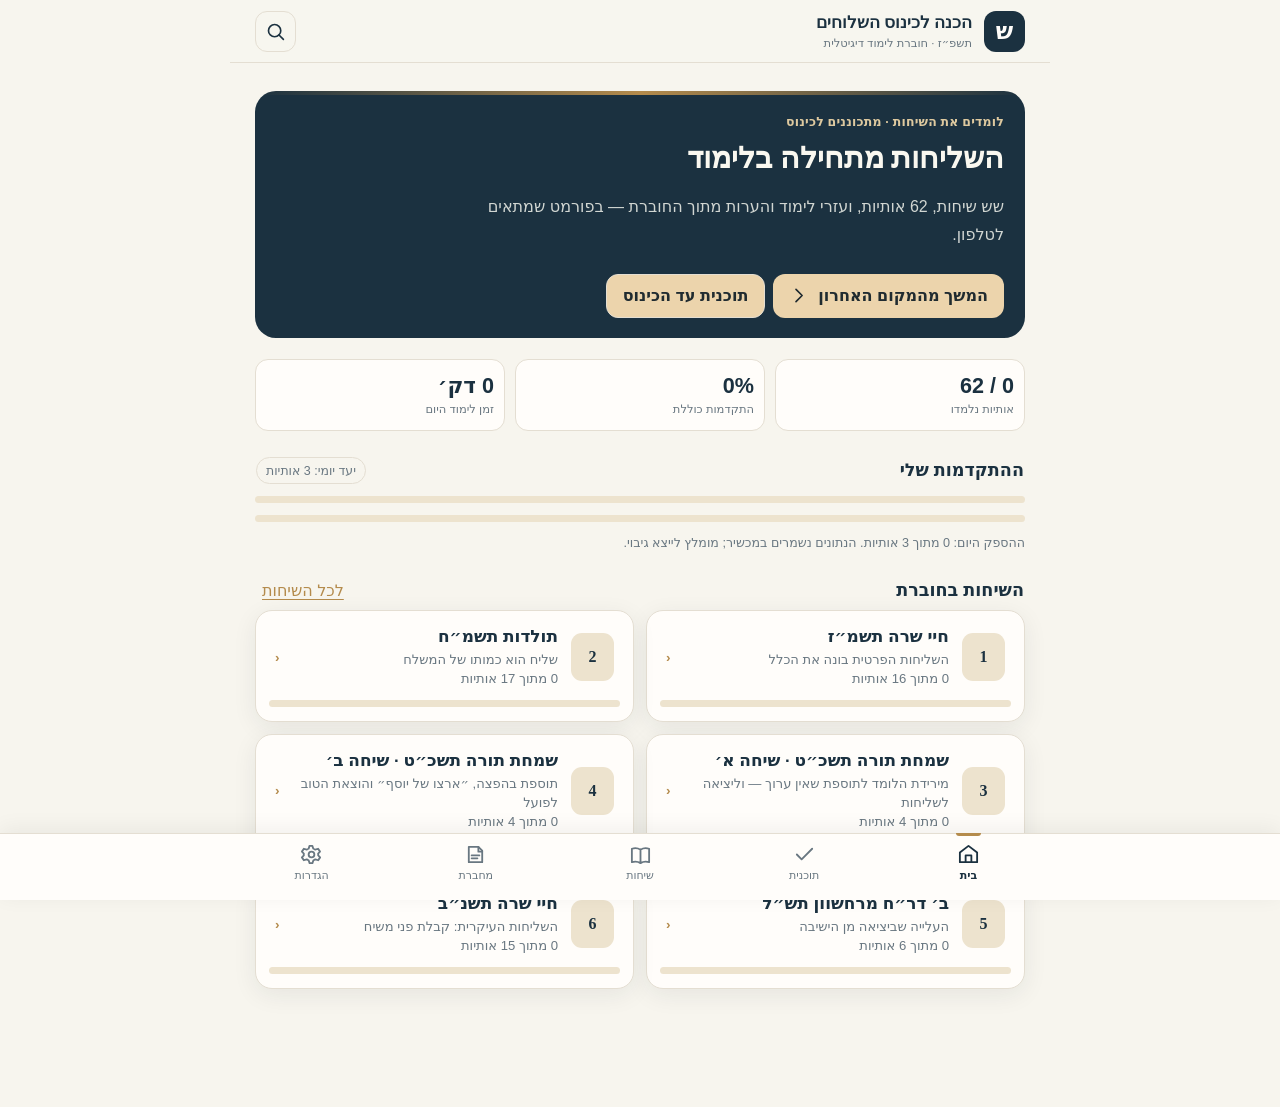
<file: kinus-5787/index.html>
<!DOCTYPE html>
<html lang="he" dir="rtl">
<head>
<meta charset="utf-8">
<meta name="viewport" content="width=device-width,initial-scale=1,viewport-fit=cover">
<meta name="theme-color" content="#1b3140">
<title>הכנה לכינוס השלוחים תשפ״ז · לימוד בטלפון</title>
<link rel="stylesheet" href="app.css?v=6">
<link rel="manifest" href="kinus-manifest.webmanifest?v=7">
</head>
<body>
<div id="app"><div style="padding:24px;text-align:center;font-family:Arial,sans-serif">טוען את השיחות…</div></div>
<script src="data.js?v=6"></script>
<script src="quiz.js?v=6"></script>
<script src="fulltext.js?v=6"></script>
<script src="app.js?v=6"></script>
<script>if("serviceWorker" in navigator)window.addEventListener("load",()=>navigator.serviceWorker.register("./sw.js",{scope:"./"}).catch(()=>{}));</script>
</body>
</html>
</file>
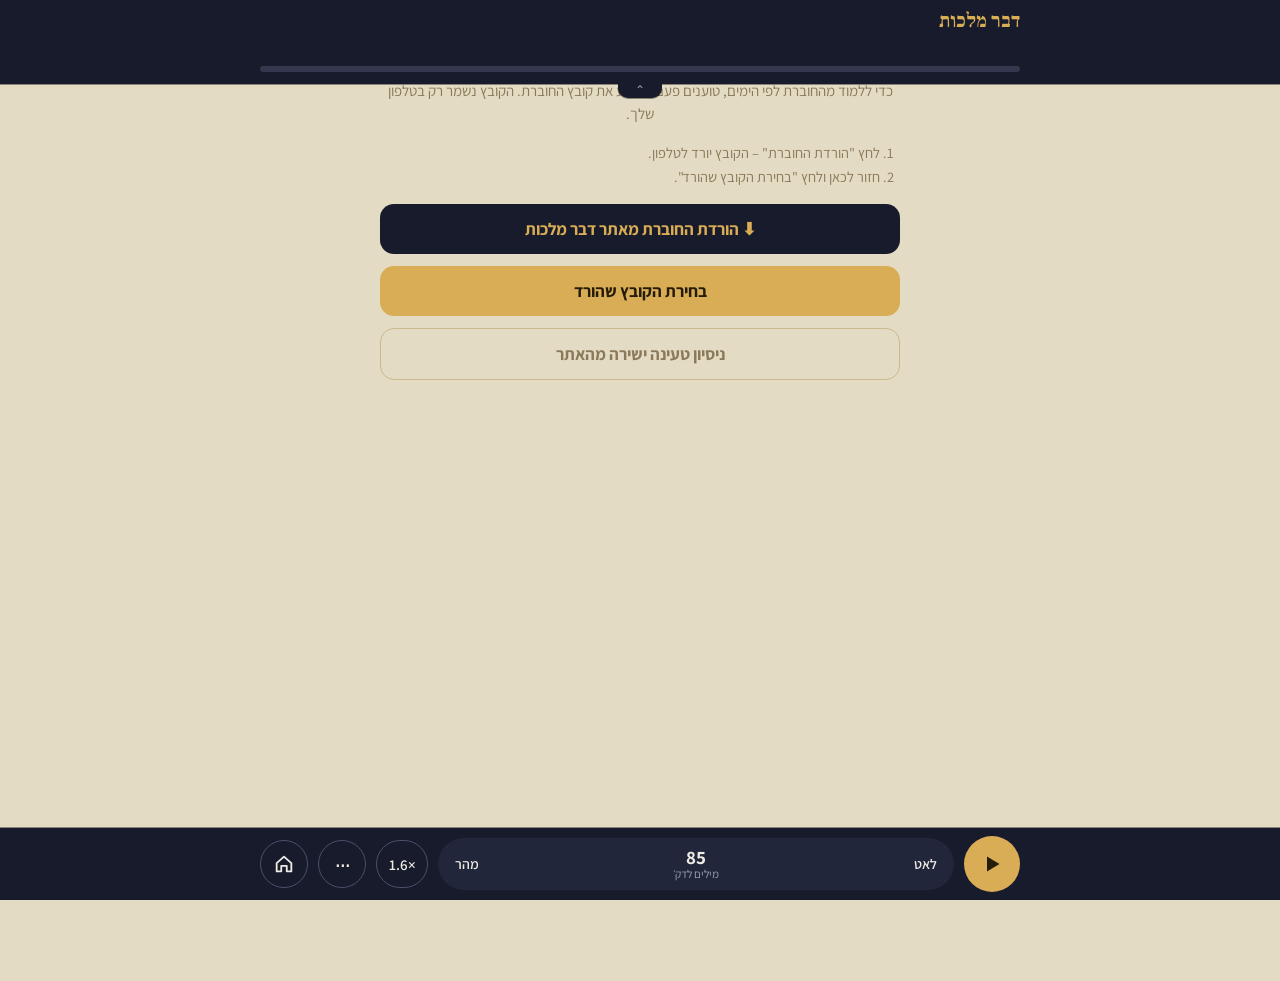
<file: dvar.html>
<!doctype html>
<html lang="he" dir="rtl" translate="no">
<head>
<meta charset="utf-8">
<meta name="google" content="notranslate">
<link rel="manifest" href="manifest.json">
<meta name="theme-color" content="#181b2b">
<link rel="apple-touch-icon" href="icon-192.png">
<meta name="viewport" content="width=device-width, initial-scale=1, viewport-fit=cover">
<title>דבר מלכות</title>
<link rel="preconnect" href="https://fonts.googleapis.com">
<link rel="preconnect" href="https://fonts.gstatic.com" crossorigin>
<link href="https://fonts.googleapis.com/css2?family=Frank+Ruhl+Libre:wght@500;700&family=Assistant:wght@400;600;700&family=Noto+Rashi+Hebrew:wght@400;600&display=swap" rel="stylesheet">
<style>
:root{
  --k:1;
  --night:#181b2b; --night2:#22263a; --ink:#ecebe4; --muted:#9aa0b8;
  --willow:#86a86a; --gold:#d9ad55;
  --paper:#efe6d1; --pagebg:#e4dbc4; --text:#1f1a12; --textmuted:#8a7a5a; --rule:#c9b98f; --rashi:#3b3326;
  --ui:"Assistant","Segoe UI",Arial,sans-serif;
  --serif:"Frank Ruhl Libre","David","Times New Roman",serif;
  --rashiF:"Noto Rashi Hebrew","Frank Ruhl Libre",serif;
  --fs:calc(23px*var(--k)); --pw:calc(600px*var(--k));
}
:root[data-theme="dark"]{ --pagebg:#0f0e0b; --paper:#16140f; --text:#e6dcc6; --textmuted:#a39370; --rule:#4a4130; --rashi:#cfc3a8; }
@media (prefers-color-scheme: dark){ :root:not([data-theme="light"]){ --pagebg:#0f0e0b; --paper:#16140f; --text:#e6dcc6; --textmuted:#a39370; --rule:#4a4130; --rashi:#cfc3a8; } }
*,*::before,*::after{box-sizing:border-box}
body{margin:0;background:var(--pagebg);font-family:var(--ui);color:var(--ink);-webkit-tap-highlight-color:transparent}
button,a{font:inherit;color:inherit;cursor:pointer}
button:focus-visible,a:focus-visible{outline:calc(2px*var(--k)) solid var(--gold);outline-offset:calc(2px*var(--k))}

.top{position:fixed;top:0;left:0;right:0;z-index:20;background:var(--night);padding:calc(env(safe-area-inset-top,calc(0px*var(--k))) + calc(8px*var(--k))) calc(14px*var(--k)) 0;box-shadow:0 calc(1px*var(--k)) 0 #0006}
.row1{display:flex;align-items:center;justify-content:space-between;gap:calc(10px*var(--k));max-width:calc(760px*var(--k));margin:0 auto}
.day{display:flex;align-items:center;gap:calc(6px*var(--k));min-width:0}
.day .arrow{width:calc(36px*var(--k));height:calc(36px*var(--k));border-radius:50%;border:0;background:var(--night2);font-size:calc(18px*var(--k));line-height:1;flex:none}
.day .arrow:disabled{opacity:.3}
.day .dt{text-align:center;min-width:0}
.day .dt b{display:block;font-family:var(--serif);font-size:calc(21px*var(--k));color:var(--gold);white-space:nowrap}
.day .dt span{display:block;font-size:calc(12.5px*var(--k));color:var(--muted);white-space:nowrap}
.where{text-align:left;min-width:0}
.where .sec{font-family:var(--serif);font-weight:700;font-size:calc(16px*var(--k));white-space:nowrap;overflow:hidden;text-overflow:ellipsis;max-width:calc(150px*var(--k))}
.where .pct{font-size:calc(12.5px*var(--k));color:var(--muted);white-space:nowrap}
.today{border:calc(1px*var(--k)) solid #4a4f6b;background:transparent;border-radius:calc(14px*var(--k));padding:calc(3px*var(--k)) calc(10px*var(--k));font-size:calc(12.5px*var(--k));margin-top:calc(3px*var(--k))}
.bar{position:relative;height:calc(6px*var(--k));margin:calc(8px*var(--k)) auto 0;max-width:calc(760px*var(--k));background:#34384f;border-radius:calc(3px*var(--k))}
.bar .fill{position:absolute;top:0;bottom:0;right:0;background:var(--willow);border-radius:calc(3px*var(--k))}
.eta{max-width:calc(760px*var(--k));margin:0 auto;padding:calc(5px*var(--k)) 0 calc(7px*var(--k));font-size:calc(12.5px*var(--k));color:var(--muted);display:flex;justify-content:space-between;gap:calc(8px*var(--k))}
.eta b{color:var(--ink);font-weight:600}

#scroller{padding-bottom:calc(var(--dockH,calc(76px*var(--k))) + 55vh)}
#doc{margin:0 auto;width:min(100%, var(--pw))}
.t{background:var(--paper);color:var(--text);font-family:var(--serif);padding:0 calc(20px*var(--k))}
.t.head{padding-top:calc(26px*var(--k));padding-bottom:calc(8px*var(--k));text-align:center}
.t.head h3{font-size:calc(var(--fs) * 1.2);margin:0;font-weight:700}
.t.head small{display:block;font-family:var(--ui);font-size:calc(13px*var(--k));color:var(--textmuted);margin-top:calc(2px*var(--k))}
.t.ps{padding-top:calc(10px*var(--k));padding-bottom:calc(4px*var(--k))}
.t.ps p{margin:0;font-size:var(--fs);line-height:1.8;text-align:justify;font-weight:500}
.t.ps .v{font-family:var(--ui);font-size:.55em;color:var(--textmuted);font-weight:700;margin-left:calc(4px*var(--k));vertical-align:.25em}
.t.ps .ch{display:block;text-align:center;font-weight:700;font-size:calc(var(--fs) * .8);color:var(--textmuted);margin:calc(6px*var(--k)) 0 calc(4px*var(--k))}
.rashi{margin:calc(6px*var(--k)) 0 calc(4px*var(--k));padding:calc(6px*var(--k)) calc(10px*var(--k)) calc(6px*var(--k)) 0;border-right:calc(2px*var(--k)) solid var(--rule);font-family:var(--rashiF);font-size:calc(var(--fs) * .68);line-height:1.75;color:var(--rashi);text-align:justify}
.rashi div+div{margin-top:calc(4px*var(--k))}
.rashi b{font-weight:600;color:var(--text)}
:root.norashi .rashi{display:none}
.t.par{padding-top:calc(6px*var(--k));padding-bottom:calc(6px*var(--k))}
.t.par p{margin:0;font-size:var(--fs);line-height:1.85;text-align:justify;font-weight:500}
.t.msg{padding:calc(40px*var(--k)) calc(22px*var(--k));text-align:center;font-family:var(--ui);color:var(--textmuted);font-size:calc(15px*var(--k));line-height:1.6}
.dbg{direction:ltr;font-size:calc(11px*var(--k));color:#a05a4a;margin-top:calc(10px*var(--k));word-break:break-all}
.t.msg button{margin-top:calc(12px*var(--k));border:0;background:var(--night);color:var(--gold);font-weight:700;border-radius:calc(12px*var(--k));padding:calc(10px*var(--k)) calc(18px*var(--k));font-size:calc(15px*var(--k))}
.t.end{padding:calc(30px*var(--k)) calc(20px*var(--k)) calc(34px*var(--k));text-align:center;font-family:var(--ui);color:var(--textmuted);font-size:calc(14px*var(--k));border-top:calc(1px*var(--k)) solid var(--rule)}
.t.end b{display:block;font-family:var(--serif);font-size:calc(22px*var(--k));color:var(--text);margin-bottom:calc(4px*var(--k))}
.t.end a{display:inline-block;margin-top:calc(14px*var(--k));text-decoration:none;background:var(--night);color:var(--gold);font-weight:700;border-radius:calc(12px*var(--k));padding:calc(10px*var(--k)) calc(18px*var(--k));font-size:calc(15px*var(--k))}
.src{font-family:var(--ui);font-size:calc(12px*var(--k));color:var(--textmuted);text-align:center;padding:calc(10px*var(--k)) 0 0}

.shade{position:fixed;left:0;right:0;z-index:5;pointer-events:none;background:linear-gradient(to bottom, rgba(24,27,43,0), rgba(24,27,43,.18))}
.line{position:fixed;left:0;right:0;z-index:6;height:0;pointer-events:none}
.line::before{content:"";position:absolute;left:0;right:0;top:-1px;border-top:calc(2px*var(--k)) solid var(--gold);opacity:.85}
.line .tab{position:absolute;right:0;top:-12px;background:var(--gold);color:#241c08;font-size:calc(12px*var(--k));font-weight:700;padding:calc(2px*var(--k)) calc(9px*var(--k)) calc(2px*var(--k)) calc(8px*var(--k));border-radius:0 0 0 calc(10px*var(--k))}

.dock{position:fixed;bottom:0;left:0;right:0;z-index:20;background:var(--night);padding:calc(8px*var(--k)) calc(12px*var(--k)) calc(env(safe-area-inset-bottom,calc(0px*var(--k))) + calc(8px*var(--k)));box-shadow:0 -1px 0 #0006}
.dock-in{max-width:calc(760px*var(--k));margin:0 auto;display:flex;align-items:center;gap:calc(10px*var(--k))}
.play{width:calc(56px*var(--k));height:calc(56px*var(--k));border-radius:50%;border:0;background:var(--gold);color:#241c08;display:grid;place-items:center;flex:none}
.play svg{width:calc(24px*var(--k));height:calc(24px*var(--k))}
.speed{display:flex;align-items:center;background:var(--night2);border-radius:calc(28px*var(--k));padding:calc(4px*var(--k));flex:1;min-width:0;justify-content:space-between}
.speed button{width:calc(50px*var(--k));height:calc(44px*var(--k));border:0;border-radius:calc(22px*var(--k));background:transparent;font-size:calc(14px*var(--k));font-weight:600}
.speed .val{text-align:center;line-height:1.1}
.speed .val b{font-size:calc(19px*var(--k));font-variant-numeric:tabular-nums}
.speed .val span{display:block;white-space:nowrap;font-size:calc(11.5px*var(--k));color:var(--muted)}
.ctl{height:calc(48px*var(--k));min-width:calc(48px*var(--k));border-radius:calc(24px*var(--k));border:calc(1.5px*var(--k)) solid #4a4f6b;background:transparent;padding:0 calc(10px*var(--k));font-size:calc(15px*var(--k));font-weight:600;flex:none;display:grid;place-items:center;text-decoration:none}
.today.pill.on{border-color:var(--gold);color:var(--gold)}
.ctl.on{border-color:var(--gold);color:var(--gold)}
.toast{position:fixed;left:50%;transform:translateX(-50%);bottom:calc(var(--dockH,calc(76px*var(--k))) + calc(18px*var(--k)));z-index:25;background:#2c3046;color:var(--ink);padding:calc(9px*var(--k)) calc(16px*var(--k));border-radius:calc(20px*var(--k));font-size:calc(14px*var(--k));opacity:0;transition:opacity .25s;pointer-events:none;white-space:nowrap}
.toast.show{opacity:1}
@media (max-width:380px){ .day .dt b{font-size:calc(18px*var(--k))} .ctl{min-width:calc(42px*var(--k));padding:0 calc(7px*var(--k))} .speed button{width:calc(42px*var(--k))} }
.tabs{display:flex;gap:calc(6px*var(--k));overflow-x:auto;max-width:calc(760px*var(--k));margin:calc(6px*var(--k)) auto 0;padding-bottom:calc(2px*var(--k));scrollbar-width:none}
.tabs::-webkit-scrollbar{display:none}
.tabs button{flex:none;border:calc(1px*var(--k)) solid #3a3f58;background:var(--night2);border-radius:calc(14px*var(--k));padding:calc(5px*var(--k)) calc(11px*var(--k));font-size:calc(13.5px*var(--k));white-space:nowrap}
.tabs button.on{background:var(--gold);color:#241c08;border-color:var(--gold)}
.tabs button.today{border-color:var(--gold)}
#wrap{overflow-x:auto;direction:rtl}
#doc.dm{width:var(--dw);margin:0 auto}
.sl{position:relative;background:#fff;margin:0 0 calc(6px*var(--k)) 0;margin-right:0;margin-left:auto}
.sl canvas{display:block;width:100%;height:100%}
.sl .pn{position:absolute;left:calc(6px*var(--k));top:calc(4px*var(--k));font-size:calc(11px*var(--k));color:#9a8a6a;font-family:var(--ui)}
:root[data-theme="dark"] .sl canvas{filter:invert(.88) hue-rotate(180deg)}
@media (prefers-color-scheme: dark){ :root:not([data-theme="light"]) .sl canvas{filter:invert(.88) hue-rotate(180deg)} }
.empty{max-width:calc(560px*var(--k));margin:0 auto;padding:calc(30px*var(--k)) calc(20px*var(--k));text-align:center;font-family:var(--ui);color:var(--text)}
.empty h2{font-family:var(--serif);font-size:calc(26px*var(--k));margin:0 0 calc(8px*var(--k))}
.empty p{color:var(--textmuted);font-size:calc(15px*var(--k));line-height:1.55}
.empty .btn{display:block;width:100%;margin-top:calc(12px*var(--k));border:0;border-radius:calc(14px*var(--k));padding:calc(14px*var(--k));font-size:calc(17px*var(--k));font-weight:700;text-decoration:none;text-align:center}
.empty .b1{background:var(--night);color:var(--gold)}
.empty .b2{background:var(--gold);color:#241c08}
.empty .b3{background:transparent;border:calc(1px*var(--k)) solid var(--rule)!important;color:var(--textmuted)}
.empty ol{text-align:right;color:var(--textmuted);font-size:calc(14.5px*var(--k));line-height:1.7;padding-right:calc(20px*var(--k))}
.prog{height:calc(6px*var(--k));background:var(--rule);border-radius:calc(3px*var(--k));overflow:hidden;margin-top:calc(14px*var(--k))}
.prog i{display:block;height:100%;background:var(--willow);width:0}
.rmbook{display:block;width:100%;margin-top:calc(14px*var(--k));border:calc(1px*var(--k)) dashed #c0705e;background:transparent;color:#c0705e;border-radius:calc(12px*var(--k));padding:calc(10px*var(--k));font-size:calc(14px*var(--k))}
.secs .grp{font-family:var(--serif);font-weight:700;color:var(--textmuted);margin:calc(14px*var(--k)) 0 calc(4px*var(--k));font-size:calc(15px*var(--k))}
.secs{max-width:calc(620px*var(--k));margin:0 auto;padding:calc(18px*var(--k)) calc(16px*var(--k))}
.secs h3{font-family:var(--serif);font-size:calc(22px*var(--k));margin:0;color:var(--text)}
.secs p{color:var(--textmuted);font-size:calc(14px*var(--k));margin:calc(4px*var(--k)) 0 calc(12px*var(--k))}
.secs button{display:block;width:100%;text-align:right;border:calc(1px*var(--k)) solid var(--rule);background:var(--paper);color:var(--text);border-radius:calc(12px*var(--k));padding:calc(11px*var(--k)) calc(14px*var(--k));margin-bottom:calc(8px*var(--k))}
.secs button b{display:block;font-family:var(--serif);font-size:calc(18px*var(--k))}
.secs button span{font-size:calc(13px*var(--k));color:var(--textmuted)}
.backlist{display:block;margin:calc(8px*var(--k)) 0 calc(8px*var(--k)) auto;border:0;background:var(--night);color:var(--gold);border-radius:calc(12px*var(--k));padding:calc(8px*var(--k)) calc(14px*var(--k));font-size:calc(14px*var(--k))}
.zoom{min-width:calc(52px*var(--k))}
</style>
</head>
<body>
<header class="top" id="top">
  <div class="row1">
    <div style="min-width:0"><div style="font-family:var(--serif);font-size:calc(20px*var(--k));font-weight:700;color:var(--gold)">דבר מלכות</div><div style="font-size:calc(12.5px*var(--k));color:var(--muted)" id="week"></div></div>
    <div class="where"><div class="sec" id="cur"></div><div class="pct" id="hdate"></div></div>
  </div>
  <div class="tabs books" id="bookTabs" hidden></div>
  <div class="tabs" id="subjTabs"></div>
  <div class="tabs" id="dayTabs"></div>
  <div class="bar"><div class="fill" id="fill"></div></div>
  <div class="eta"><span id="left"></span><span id="pct"></span></div>
</header>
<div class="shade" id="shade"></div>
<div class="line" id="line"><span class="tab">כאן</span></div>
<main id="scroller"><div id="wrap"><div id="doc"></div></div></main>
<nav class="dock" id="dock">
  <div class="dock-in">
    <button class="play" id="play" aria-label="הפעל גלילה"><svg viewBox="0 0 24 24" id="playIco"><path d="M7 4.5v15l12.5-7.5z" fill="currentColor"/></svg></button>
    <div class="speed">
      <button id="slower">לאט</button>
      <div class="val"><b id="spd">85</b><span>מילים לדק׳</span></div>
      <button id="faster">מהר</button>
    </div>
    <button class="ctl zoom" id="zoom">×1.6</button>
    <button class="ctl" id="more" aria-label="החלפת חוברת">⋯</button>
    <a class="ctl" href="./" aria-label="מסך הבית"><svg viewBox="0 0 24 24" width="22" height="22"><path d="M4 11l8-7 8 7v9h-5v-6H9v6H4z" fill="none" stroke="currentColor" stroke-width="2" stroke-linejoin="round"/></svg></a>
  </div>
</nav>
<input type="file" id="file" accept="application/pdf,.pdf" hidden>
<div class="toast" id="toast"></div>
<script>window.onerror=function(m,src,l){ var d=document.getElementById('doc'); if(d) d.innerHTML='<div class="t msg">שגיאה בטעינת הדף<div class="dbg">'+String(m).replace(/[<>&]/g,'')+' ('+String(src||'').split('/').pop()+':'+l+')</div></div>'; };</script>
<script src="common.js?v=3d01b002"></script>
<script type="module">
import * as DM from './dm.js?v=1e37d471';
const $=id=>document.getElementById(id), root=document.documentElement;
computeK(); applyTheme();
const HOME=lsGet('home-v1',{});
const URLS={il:'https://dvarmalchus.com/Download/89B74D85-0F4D-4CDB-8A92-CDCBC9093387.pdf', dia:'https://dvarmalchus.com/Download/94F5A87D-F7BB-4F96-8253-47B5FB3A5F47.pdf'};
const dlUrl=HOME.diaspora?URLS.dia:URLS.il;
const Q=new URLSearchParams(location.search);
let V=Object.assign({subj:'chumash',zoom:1.6,pos:{}},lsGet('dm-view-v1',{}));
if(Q.get('s')) V.subj=Q.get('s');
const today=new Date(); today.setHours(12,0,0,0);
const todayLbl=hebOf(today).label;
let META=null, IDX=null, DAY=today.getDay(), TODAYDAY=-1;
let wpm=getWpm();
function save(){ lsSet('dm-view-v1',V); }

/* ---------- empty state / loading ---------- */
function emptyState(msg){ ready=false; $('doc').className=''; $('doc').innerHTML='<div class="empty"><h2>חוברת דבר מלכות</h2>'+(msg?'<p style="color:#c0705e">'+msg+'</p>':'')+
  '<p>כדי ללמוד מהחוברת לפי הימים, טוענים פעם בשבוע את קובץ החוברת. הקובץ נשמר רק בטלפון שלך.</p>'+
  '<ol><li>לחץ "הורדת החוברת" – הקובץ יורד לטלפון.</li><li>חזור לכאן ולחץ "בחירת הקובץ שהורד".</li></ol>'+
  '<a class="btn b1" href="'+dlUrl+'" target="_blank" rel="noopener">⬇ הורדת החוברת מאתר דבר מלכות</a>'+
  '<button class="btn b2" id="pick">בחירת הקובץ שהורד</button>'+
  '<button class="btn b3" id="auto">ניסיון טעינה ישירה מהאתר</button><div class="prog" id="prog" hidden><i></i></div></div>';
  $('pick').onclick=()=>$('file').click(); $('auto').onclick=autoLoad; $('subjTabs').innerHTML=''; $('dayTabs').innerHTML=''; $('week').textContent=''; update(); }
async function ingest(buf,name){ const pr=$('prog'); if(pr){ pr.hidden=false; }
  try{ META=await DM.importFile(buf,name,f=>{ const i=document.querySelector('#prog i'); if(i) i.style.width=Math.round(f*100)+'%'; }); IDX=META.index; afterLoad(true); }
  catch(e){ emptyState('לא הצלחתי לקרוא את הקובץ: '+String(e.message||e).replace(/[<>&]/g,'')); } }
$('file').onchange=async e=>{ const f=e.target.files[0]; if(!f) return; $('doc').innerHTML='<div class="empty"><h2>מעבד את החוברת…</h2><p>זה לוקח כחצי דקה בפעם הראשונה בכל שבוע.</p><div class="prog" id="prog"><i></i></div></div>'; ingest(await f.arrayBuffer(), f.name); };
async function autoLoad(){ try{ toast('מנסה להוריד…'); const buf=await DM.tryDownload(dlUrl); $('doc').innerHTML='<div class="empty"><h2>מעבד את החוברת…</h2><div class="prog" id="prog"><i></i></div></div>'; ingest(buf,'dvar-malchus.pdf'); }
  catch(e){ toast('האתר לא מאפשר טעינה ישירה – השתמש בהורדה ובחירת הקובץ'); } }
$('more').onclick=()=>{ if(confirm('לטעון חוברת חדשה? החוברות הקודמות יישארו בארכיון עד שתסיים ללמוד אותן.')) emptyState(''); };

function afterLoad(fresh){
  TODAYDAY=META.wk===wkId()?new Date().getDay():-1; bookTabs();
  const L=IDX.dayLabels||[]; { const s=weekStart(META.wk), e=new Date(s); e.setDate(e.getDate()+6); $('week').textContent=hebOf(s).label+' – '+hebOf(e).label; }
  if(TODAYDAY<0){ if(META.wk>=wkId()) toast('החוברת שטעונה אינה של השבוע הנוכחי'); DAY=Math.min(DAY,6); } else DAY=TODAYDAY;
  if(V.subj!=='more' && !IDX.subjects[V.subj]) V.subj=Object.keys(IDX.subjects)[0];
  tabs(); show(); if(fresh) toast('החוברת נטענה ✓'); }
// archive: one booklet per week, kept until it's all learned
const bookName=wk=>{ const sh=weekStart(wk); sh.setDate(sh.getDate()+6); const c=chumashFor(sh,!!lsGet('home-v1',{}).diaspora); return (c?'פרשת '+c.he:hebOf(weekStart(wk)).label)+(wk===wkId()?' (השבוע)':''); };
async function bookTabs(){ const L=await DM.listBooklets(), bt=$('bookTabs'); bt.innerHTML=''; bt.hidden=L.length<2; if(L.length<2) return;
  L.forEach(e=>{ const b=document.createElement('button'); b.textContent=bookName(e.wk); b.className=e.wk===META.wk?'on':''; b.onclick=async()=>{ if(e.wk===META.wk) return; META=await DM.loadStored(null,e.wk); IDX=META.index; V.sec=null; afterLoad(false); }; bt.appendChild(b); }); }
const sfx=()=>META&&META.wk!==wkId()?'@'+META.wk:'';
function tabs(){ const st=$('subjTabs'); st.innerHTML='';
  DM.SUBJECTS.filter(s=>IDX.subjects[s.id]).forEach(s=>{ const b=document.createElement('button'); b.textContent=s.name; b.className=s.id===V.subj?'on':''; b.onclick=()=>{ V.subj=s.id; save(); tabs(); show(); }; st.appendChild(b); });
  if((IDX.sections||[]).length){ const b=document.createElement('button'); b.textContent='עוד בחוברת'; b.className=V.subj==='more'?'on':''; b.onclick=()=>{ V.subj='more'; V.sec=null; save(); tabs(); show(); }; st.appendChild(b); }
  const dt=$('dayTabs'); dt.innerHTML=''; dt.style.display=V.subj==='more'?'none':'';
  DM.DAYNAMES.forEach((n,i)=>{ const b=document.createElement('button'); b.textContent=n; b.className=(i===DAY?'on':'')+(i===TODAYDAY?' today':''); b.onclick=()=>{ DAY=i; tabs(); show(); }; dt.appendChild(b); });
  const on=st.querySelector('.on'); if(on) on.scrollIntoView({inline:'center',block:'nearest'}); }

/* ---------- reader ---------- */
let B=[], tops=[], hts=[], TOTAL=1, ready=false, curPos=0, io=null, UN=null;
const key=()=>V.subj==='more'?'sec:'+(META.wk||'')+((IDX.sections[V.sec]||{}).title||V.sec)+((IDX.sections[V.sec]||{}).part||''):V.subj+':'+(IDX.dayLabels&&IDX.dayLabels[DAY]||DAY);
function cssW(){ return Math.min(innerWidth, 900*K)*V.zoom; }
async function show(){ setPlaying(false); ready=false; if(io) io.disconnect();
  if(V.subj==='more' && V.sec==null){ showList(); return; }
  const sl=V.subj==='more'?DM.sectionSlices(IDX,V.sec):DM.slices(IDX,V.subj,DAY); const doc=$('doc'); doc.className='dm'; doc.innerHTML=''; B=[];
  root.style.setProperty('--dw',cssW()+'px'); $('zoom').textContent='×'+V.zoom;
  if(!sl.length){ doc.innerHTML='<div class="t msg">אין שיעור '+DM.SUBJECTS.find(s=>s.id===V.subj).name+' ליום '+DM.DAYNAMES[DAY]+' בחוברת.</div>'; update(); return; }
  const w=cssW();
  const scr=Math.min(innerWidth,900*K);
  sl.forEach(s=>{ const bx=DM.sliceBox(s,w,scr); const el=document.createElement('div'); el.className='sl'; el.style.height=bx.h+'px'; el.style.width=bx.w+'px'; s._pc=bx.pageCss; el.innerHTML='<span class="pn">'+gem(s.p)+'</span>'; el._sl=s; doc.appendChild(el); B.push({el,w:Math.max(1,s.words)}); });
  let acc=0; B.forEach(b=>{b.cum=acc; acc+=b.w;}); TOTAL=acc;
  // counted units: printed lines / verses / halachos when the booklet marks them, otherwise pages
  { const U=DM.unitPoints(IDX,sl); if(U.kind&&U.pts.length>1){ UN={name:UNITPL[U.kind],ends:U.pts.map((pt,j)=>j+1<U.pts.length?U.pts[j+1].f:1)}; }
    else { const ends={}; let c=0; sl.forEach(x=>{ c+=x.words; ends[x.p]=c/Math.max(1,TOTAL); }); UN={name:'עמודים',ends:Object.values(ends)}; } }
  io=new IntersectionObserver(es=>es.forEach(e=>{ const el=e.target; if(e.isIntersecting){ if(!el._c){ const c=document.createElement('canvas'); el._c=c; el.appendChild(c); DM.renderSlice(el._sl,el._sl._pc,c).catch(()=>{}); } } else if(el._c){ el._c.remove(); el._c=null; } }),{rootMargin:'1800px 0px'});
  B.forEach(b=>io.observe(b.el));
  if(V.subj==='more'){ const bk=document.createElement('button'); bk.className='backlist'; bk.textContent='‹ חזרה לרשימת התכנים'; bk.onclick=()=>{ V.sec=null; save(); show(); }; doc.insertBefore(bk,doc.firstChild); }
  $('line').style.display=''; $('shade').style.display=''; measure(); scrollToPos(V.pos[key()]||0); ready=true; update(); }
function showList(){ const doc=$('doc'); doc.className=''; ready=false; B=[]; $('line').style.display='none'; $('shade').style.display='none';
  let h='<div class="secs"><h3>עוד בחוברת השבוע</h3><p>תכנים שאינם מחולקים לפי ימים – לבחירה לפי הזמן שלך.</p>';
  let grp=null; IDX.sections.forEach((s,i)=>{ if(s.group&&s.group!==s.title&&s.group!==grp){ h+='<div class="grp">'+s.group+'</div>'; } grp=s.group||null; const lp=V.pos['sec:'+(META.wk||'')+s.title+(s.part||'')]; h+='<button data-i="'+i+'"'+(s.letter?' class="letter"':'')+'><b></b><span>'+(s.letter?'✉ ':'')+'עמ׳ '+gem(Math.floor(s.from))+(s.to>s.from?'–'+gem(s.to):'')+' · כ־'+fmtMin(s.words/wpm)+(wkFrac('sec:'+(s.key!=null?s.key:s.from)+sfx())>=1?' · ✓ נלמד':(lp||wkFrac('sec:'+(s.key!=null?s.key:s.from)+sfx()))?' · התחלת':'')+'</span></button>'; });
  if(META.wk<wkId()) h+='<button class="rmbook" id="rmbook">הסר את החוברת הזו מהארכיון</button>';
  doc.innerHTML=h+'</div>'; if($('rmbook')) $('rmbook').onclick=async()=>{ if(!confirm('להסיר את חוברת '+bookName(META.wk)+' מהארכיון? מה שלא נלמד ממנה לא יוצע יותר.')) return; await DM.removeBooklet(META.wk); location.reload(); }; doc.querySelectorAll('.secs button[data-i]').forEach(b=>{ b.querySelector('b').textContent=IDX.sections[+b.dataset.i].title+(IDX.sections[+b.dataset.i].part?' · '+IDX.sections[+b.dataset.i].part.replace(/\d+/g,n=>gem(+n)):''); b.onclick=()=>{ V.sec=+b.dataset.i; save(); show(); }; });
  update(); }

let PXW=0;   // typical pixels per word of the text – headings never scroll much faster than text
function measure(){ tops=B.map(b=>b.el.offsetTop); hts=B.map(b=>b.el.offsetHeight); { const r=B.map((b,k)=>b.w>=4&&hts[k]>0?hts[k]/b.w:0).filter(Boolean).sort((a,b)=>a-b); PXW=r.length?r[r.length>>1]:0; }
  const t=$('top').offsetHeight, b=$('dock').offsetHeight; // the text starts at the reading line, so you begin from the very first word
  root.style.setProperty('--dockH',b+'px'); $('scroller').style.paddingTop=Math.round(lineY())+'px'; tops=B.map(x=>x.el.offsetTop); hts=B.map(x=>x.el.offsetHeight); placeLine(); }
function lineY(){ const t=$('top').offsetHeight,b=$('dock').offsetHeight; return t+(innerHeight-t-b)*0.28; }
function placeLine(){ const y=lineY(),t=$('top').offsetHeight; $('line').style.top=y+'px'; $('shade').style.top=t+'px'; $('shade').style.height=Math.max(0,y-t)+'px'; }
function idxY(y){ let lo=0,hi=B.length-1; while(lo<hi){const m=(lo+hi+1)>>1; if(tops[m]<=y) lo=m; else hi=m-1;} return lo; }
function idxP(p){ let lo=0,hi=B.length-1; while(lo<hi){const m=(lo+hi+1)>>1; if(B[m].cum<=p) lo=m; else hi=m-1;} return lo; }
function posFromScroll(){ if(!B.length) return 0; const y=scrollY+lineY(), i=idxY(y), f=Math.max(0,Math.min(1,(y-tops[i])/(hts[i]||1))); return Math.min(TOTAL,B[i].cum+f*B[i].w); }
function scrollToPos(p){ if(!B.length) return; p=Math.max(0,Math.min(TOTAL-0.01,p)); const i=idxP(p); scrollTo(0,Math.max(0,tops[i]+(p-B[i].cum)/B[i].w*hts[i]-lineY())); curPos=p; }

let playing=false,last=0,accY=null,touching=false,wake=null;
function frame(t){ if(!playing) return; const dt=last?Math.min(0.1,(t-last)/1000):0; last=t;
  if(accY===null||Math.abs(scrollY-accY)>4) accY=scrollY;
  if(!touching){ const i=idxY(accY+lineY()); const pw=hts[i]/B[i].w; accY+=(PXW?Math.min(pw,PXW*1.5):pw)*wpm/60*dt; scrollTo(0,accY); }
  if(curPos>=TOTAL-2 || accY>=document.documentElement.scrollHeight-innerHeight-2){ setPlaying(false); return; }
  requestAnimationFrame(frame); }
async function setPlaying(v){ playing=v; last=0; accY=null;
  $('playIco').innerHTML=v?'<path d="M7 5h3.5v14H7zM13.5 5H17v14h-3.5z" fill="currentColor"/>':'<path d="M7 4.5v15l12.5-7.5z" fill="currentColor"/>';
  if(v){ requestAnimationFrame(frame); try{ if('wakeLock' in navigator) wake=await navigator.wakeLock.request('screen'); }catch(e){} } else { try{wake&&wake.release();}catch(e){} wake=null; } }
addEventListener('touchstart',e=>{ if(!e.target.closest('.dock,.top')) touching=true; },{passive:true});
addEventListener('touchend',()=>{touching=false;accY=null;},{passive:true});
$('play').onclick=()=>{ if(!ready) return; setPlaying(!playing); };
function nudge(f){ wpm=Math.max(20,Math.min(400,Math.round(wpm*f))); setWpm(wpm); $('spd').textContent=wpm; update(); }
$('slower').onclick=()=>nudge(1/1.1); $('faster').onclick=()=>nudge(1.1);
const ZOOMS=[1,1.3,1.6,2]; $('zoom').onclick=()=>{ if(!IDX) return; const p=curPos; V.zoom=ZOOMS[(ZOOMS.indexOf(V.zoom)+1)%ZOOMS.length]||1.6; save(); show().then(()=>scrollToPos(p)); };

let toastT; function toast(t){ const el=$('toast'); el.textContent=t; el.classList.add('show'); clearTimeout(toastT); toastT=setTimeout(()=>el.classList.remove('show'),2800); }
function update(){ $('spd').textContent=wpm;
  if(!ready){ $('fill').style.width='0%'; $('left').textContent=''; $('pct').textContent=''; $('cur').textContent=''; return; }
  const p=curPos, done=Math.min(1,p/TOTAL); $('fill').style.width=(done*100)+'%';
  const left=Math.max(0,TOTAL-p);
  if(V.subj==='more'){ $('cur').textContent=(IDX.sections[V.sec]||{}).title||''; $('hdate').textContent='עוד בחוברת'; } else { $('cur').textContent=DM.SUBJECTS.find(s=>s.id===V.subj).name; $('hdate').textContent='יום '+DM.DAYNAMES[DAY]+(DAY===TODAYDAY?' (היום)':''); }
  $('left').innerHTML=left<2?'<b>✓ סיימת</b>':'נשאר כ־<b>'+fmtMin(left/wpm)+'</b> · תסיים ב־<b>'+clockIn(left/wpm)+'</b>'; { const fin=left<2, n=UN?UN.ends.filter(e=>e<=done+0.002).length:0; $('pct').textContent=progTxt(fin?1:done,UN?(fin?UN.ends.length:n):0,UN?UN.ends.length:0,UN?UN.name:''); }
  if(DAY===TODAYDAY && V.subj!=='more') setProgress('dm-'+V.subj,isoDate(today),left<2?1:done);
  const past=META&&META.wk<wkId(); if(TODAYDAY>=0||past){ const sc=IDX.sections&&IDX.sections[V.sec]; const id=V.subj==='more'?(sc?'sec:'+(sc.key!=null?sc.key:sc.from):null):V.subj==='hayomyom'?'dm:hayomyom':(past||DAY<=TODAYDAY?'dm:'+V.subj+':'+DAY:null); if(id) wkSet(id+sfx(),left<2?1:done); } }
addEventListener('scroll',()=>{ if(!ready) return; curPos=posFromScroll(); V.pos[key()]=curPos; update(); },{passive:true});
setInterval(()=>{ if(ready&&document.visibilityState==='visible') update(); },20000);   // keep the finish time current
setInterval(save,3000); addEventListener('pagehide',save);
addEventListener('resize',()=>{ if(!ready) return; const p=curPos; computeK(); show().then(()=>scrollToPos(p)); });

window._dv=()=>({TODAYDAY,DAY,subj:V.subj,n:B.length,TOTAL,IDX});
(async()=>{ $('doc').innerHTML='<div class="empty"><h2>טוען את החוברת…</h2><div class="prog" id="prog"><i></i></div></div>'; try{ META=await DM.loadStored(f=>{ const i=document.querySelector('#prog i'); if(i) i.style.width=Math.round(f*100)+'%'; }); }catch(e){}
  if(!META){ emptyState(''); return; } IDX=META.index; afterLoad(false); })();
</script>
<script src="hdr.js?v=1e37d471"></script>
<script>collapsibleTop({ids:['cur','pct','left']});</script>
<script>if('serviceWorker' in navigator) addEventListener('load',()=>navigator.serviceWorker.register('sw.js').catch(()=>{}));</script>
</body>
</html>
</file>
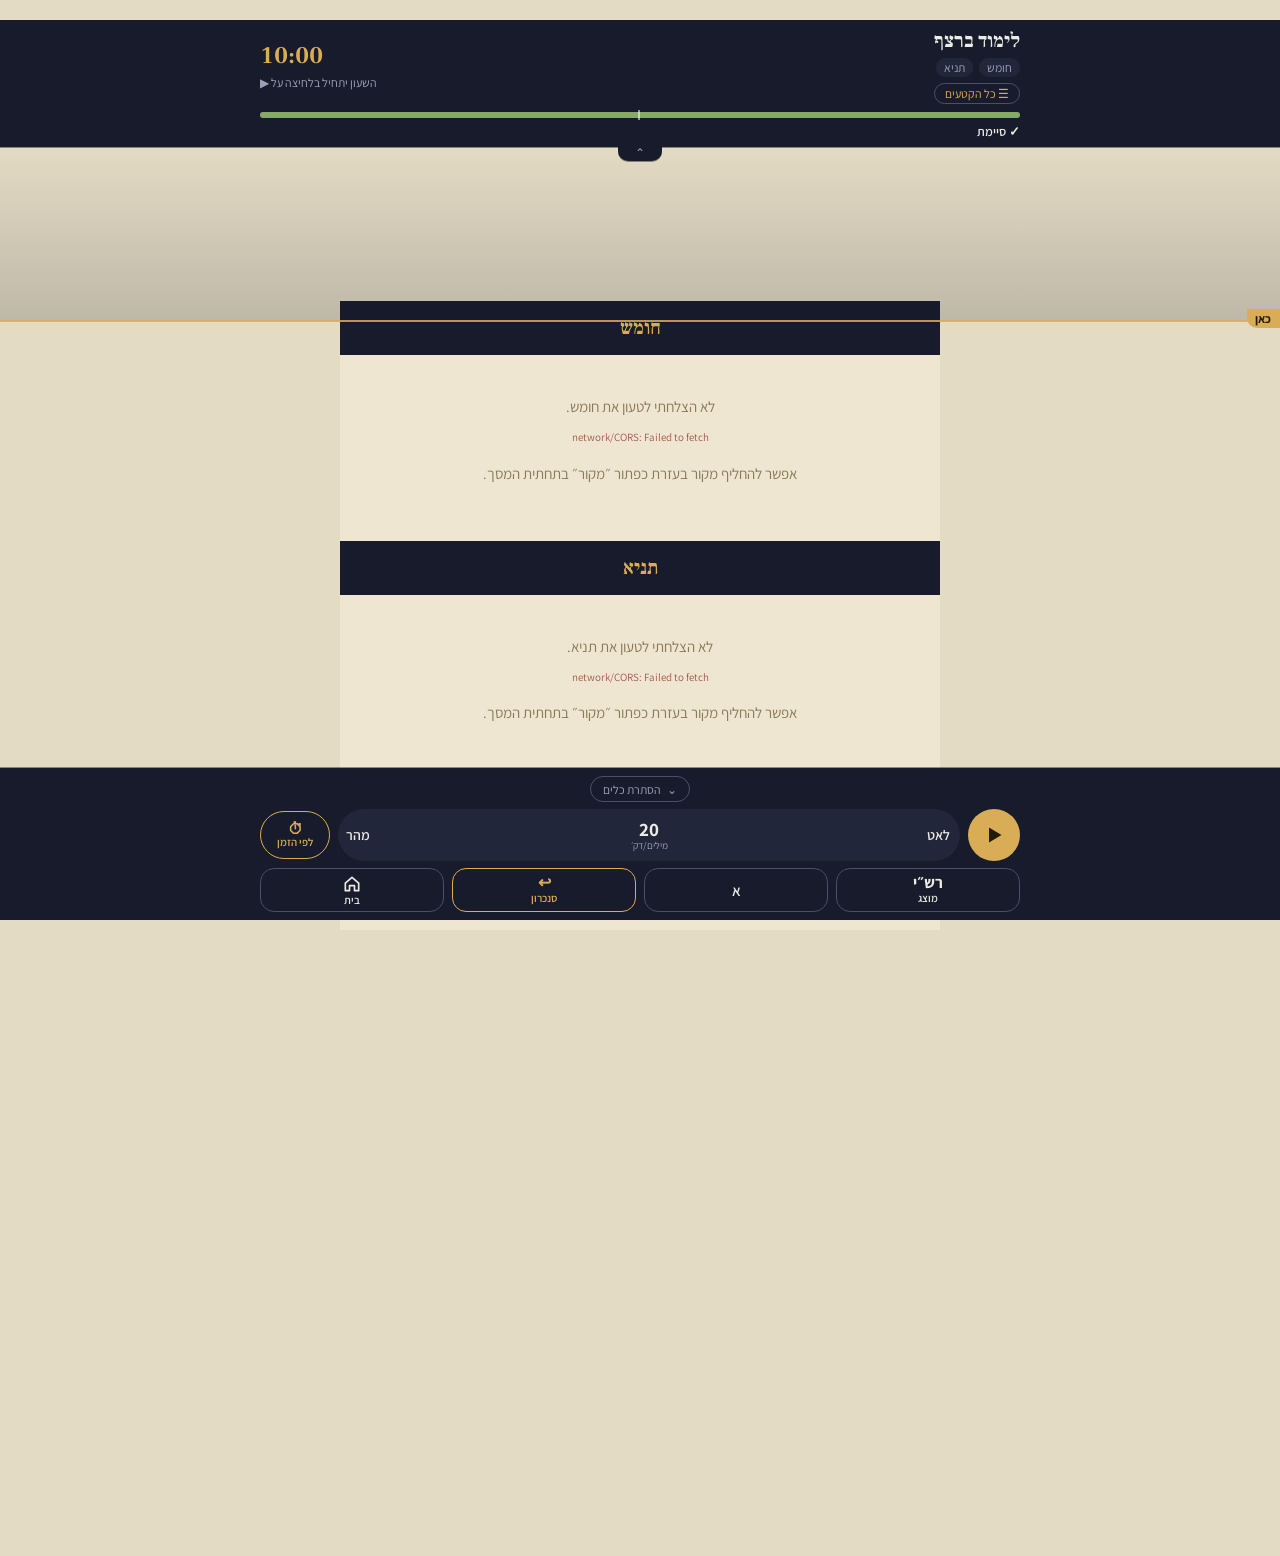
<file: session.html>
<!doctype html>
<html lang="he" dir="rtl" translate="no">
<head>
<meta charset="utf-8">
<meta name="google" content="notranslate">
<link rel="manifest" href="manifest.json">
<meta name="theme-color" content="#181b2b">
<link rel="apple-touch-icon" href="icon-192.png">
<meta name="viewport" content="width=device-width, initial-scale=1, viewport-fit=cover">
<title>לימוד ברצף</title>
<link rel="preconnect" href="https://fonts.googleapis.com">
<link rel="preconnect" href="https://fonts.gstatic.com" crossorigin>
<link href="https://fonts.googleapis.com/css2?family=Frank+Ruhl+Libre:wght@500;700&family=Noto+Serif+Hebrew:wght@500;700&family=Assistant:wght@400;600;700&family=Noto+Rashi+Hebrew:wght@400;600&display=swap" rel="stylesheet">
<style>
:root{
  --k:1;
  --night:#181b2b; --night2:#22263a; --ink:#ecebe4; --muted:#9aa0b8;
  --willow:#86a86a; --gold:#d9ad55;
  --paper:#efe6d1; --pagebg:#e4dbc4; --text:#1f1a12; --textmuted:#8a7a5a; --rule:#c9b98f; --rashi:#3b3326;
  --ui:"Assistant","Segoe UI",Arial,sans-serif;
  --serif:"Frank Ruhl Libre","David","Times New Roman",serif;
  --rashiF:"Noto Rashi Hebrew","Frank Ruhl Libre",serif;
  --fs:calc(23px*var(--k)); --pw:calc(600px*var(--k));
}
:root[data-theme="dark"]{ --pagebg:#0f0e0b; --paper:#16140f; --text:#e6dcc6; --textmuted:#a39370; --rule:#4a4130; --rashi:#cfc3a8; }
@media (prefers-color-scheme: dark){ :root:not([data-theme="light"]){ --pagebg:#0f0e0b; --paper:#16140f; --text:#e6dcc6; --textmuted:#a39370; --rule:#4a4130; --rashi:#cfc3a8; } }
*,*::before,*::after{box-sizing:border-box}
body{margin:0;background:var(--pagebg);font-family:var(--ui);color:var(--ink);-webkit-tap-highlight-color:transparent}
button,a{font:inherit;color:inherit;cursor:pointer}
button:focus-visible,a:focus-visible{outline:calc(2px*var(--k)) solid var(--gold);outline-offset:calc(2px*var(--k))}

.top{position:fixed;top:0;left:0;right:0;z-index:20;background:var(--night);padding:calc(env(safe-area-inset-top,calc(0px*var(--k))) + calc(8px*var(--k))) calc(14px*var(--k)) 0;box-shadow:0 calc(1px*var(--k)) 0 #0006}
.mini{display:none;align-items:center;justify-content:space-between;gap:calc(8px*var(--k));max-width:calc(760px*var(--k));margin:0 auto;padding:calc(4px*var(--k)) 0 calc(6px*var(--k));font-size:calc(12px*var(--k));color:var(--muted);white-space:nowrap;overflow:hidden}
.mini b{color:var(--gold);font-variant-numeric:tabular-nums}
.mini span{overflow:hidden;text-overflow:ellipsis}
.top.min .row1,.top.min .eta{display:none!important}
.top.min .mini{display:flex}
.top.min .bar{margin-top:calc(2px*var(--k))}
.hdrTgl{position:absolute;left:50%;transform:translateX(-50%);bottom:calc(-14px*var(--k));width:calc(44px*var(--k));height:calc(16px*var(--k));border:0;border-radius:0 0 calc(10px*var(--k)) calc(10px*var(--k));background:var(--night);color:var(--muted);font-size:calc(12px*var(--k));line-height:1;padding:0;box-shadow:0 calc(1px*var(--k)) 0 #0006}
.row1{display:flex;align-items:center;justify-content:space-between;gap:calc(10px*var(--k));max-width:calc(760px*var(--k));margin:0 auto}
.day{display:flex;align-items:center;gap:calc(6px*var(--k));min-width:0}
.day .arrow{width:calc(36px*var(--k));height:calc(36px*var(--k));border-radius:50%;border:0;background:var(--night2);font-size:calc(18px*var(--k));line-height:1;flex:none}
.day .arrow:disabled{opacity:.3}
.day .dt{text-align:center;min-width:0}
.day .dt b{display:block;font-family:var(--serif);font-size:calc(21px*var(--k));color:var(--gold);white-space:nowrap}
.day .dt span{display:block;font-size:calc(12.5px*var(--k));color:var(--muted);white-space:nowrap}
.where{text-align:left;min-width:0}
.where .sec{font-family:var(--serif);font-weight:700;font-size:calc(16px*var(--k));white-space:nowrap;overflow:hidden;text-overflow:ellipsis;max-width:calc(150px*var(--k))}
.where .pct{font-size:calc(12.5px*var(--k));color:var(--muted);white-space:nowrap}
.today{border:calc(1px*var(--k)) solid #4a4f6b;background:transparent;border-radius:calc(14px*var(--k));padding:calc(3px*var(--k)) calc(10px*var(--k));font-size:calc(12.5px*var(--k));margin-top:calc(3px*var(--k))}
.bar{position:relative;height:calc(6px*var(--k));margin:calc(8px*var(--k)) auto 0;max-width:calc(760px*var(--k));background:#34384f;border-radius:calc(3px*var(--k))}
.bar .fill{position:absolute;top:0;bottom:0;right:0;background:var(--willow);border-radius:calc(3px*var(--k))}
.eta{max-width:calc(760px*var(--k));margin:0 auto;padding:calc(5px*var(--k)) 0 calc(7px*var(--k));font-size:calc(12.5px*var(--k));color:var(--muted);display:flex;justify-content:space-between;gap:calc(8px*var(--k))}
.eta b{color:var(--ink);font-weight:600}

#scroller{padding-bottom:calc(var(--dockH,calc(76px*var(--k))) + 55vh)}
#doc{margin:0 auto;width:min(100%, var(--pw))}
.t{background:var(--paper);color:var(--text);font-family:var(--serif);padding:0 calc(20px*var(--k))}
.t.learned{opacity:.5}
.t.resume{font-family:var(--ui);font-size:calc(13px*var(--k));color:var(--gold);text-align:center;padding:calc(10px*var(--k)) 0;border-top:calc(1px*var(--k)) dashed var(--gold);margin-top:calc(8px*var(--k))}
.t.head{padding-top:calc(26px*var(--k));padding-bottom:calc(8px*var(--k));text-align:center}
.t.head h3{font-size:calc(var(--fs) * 1.2);margin:0;font-weight:700}
.t.head small{display:block;font-family:var(--ui);font-size:calc(13px*var(--k));color:var(--textmuted);margin-top:calc(2px*var(--k))}
.t.ps{padding-top:calc(10px*var(--k));padding-bottom:calc(4px*var(--k))}
.t.ps p{margin:0;font-size:var(--fs);line-height:1.8;text-align:justify;font-weight:500}
.t.ps .v{font-family:var(--ui);font-size:.55em;color:var(--textmuted);font-weight:700;margin-left:calc(4px*var(--k));vertical-align:.25em}
.t.ps .ch{display:block;text-align:center;font-weight:700;font-size:calc(var(--fs) * .8);color:var(--textmuted);margin:calc(6px*var(--k)) 0 calc(4px*var(--k))}
.rashi{margin:calc(6px*var(--k)) 0 calc(4px*var(--k));padding:calc(6px*var(--k)) calc(10px*var(--k)) calc(6px*var(--k)) 0;border-right:calc(2px*var(--k)) solid var(--rule);font-family:var(--rashiF);font-size:calc(var(--fs) * .68);line-height:1.75;color:var(--rashi);text-align:justify}
.rashi div+div{margin-top:calc(4px*var(--k))}
.rashi b{font-weight:600;color:var(--text)}
:root.norashi .rashi{display:none}
.t.par{padding-top:calc(6px*var(--k));padding-bottom:calc(6px*var(--k))}
.t.par .v{font-family:var(--ui);font-size:.55em;color:var(--textmuted);font-weight:700;vertical-align:.25em}
.t.par .ch{display:block;text-align:center;font-weight:700;font-size:calc(var(--fs) * .8);color:var(--textmuted);margin:calc(14px*var(--k)) 0 calc(6px*var(--k))}
.stz{margin:calc(6px*var(--k)) 0 calc(4px*var(--k));padding:calc(4px*var(--k)) calc(10px*var(--k)) calc(4px*var(--k)) 0;border-right:calc(2px*var(--k)) solid var(--rule);font-size:calc(var(--fs) * .74);line-height:1.7;color:var(--rashi)}
.stz div+div{margin-top:calc(4px*var(--k))}
.stz b{font-weight:600;color:var(--text)}
.tfl-today{margin-top:calc(10px*var(--k));font-family:var(--ui);font-size:calc(13.5px*var(--k));line-height:1.6;color:var(--text);background:#d6b45a22;border:calc(1px*var(--k)) solid #d6b45a66;border-radius:calc(12px*var(--k));padding:calc(8px*var(--k)) calc(12px*var(--k));text-align:right}
.tfl-ch{background:#d6b45a33;border-radius:4px;padding:0 2px}
.tfl-opt{opacity:.55}
.tfl-rep{color:var(--rashi)}
.t.tfl-note p{font-family:var(--ui);font-size:calc(13px*var(--k));color:var(--textmuted);line-height:1.6;margin:calc(4px*var(--k)) 0}
.t.par small{font-family:var(--ui);font-size:.62em;color:var(--textmuted)}
.t.par p{margin:0;font-size:var(--fs);line-height:1.85;text-align:justify;font-weight:500}
.t.msg{padding:calc(40px*var(--k)) calc(22px*var(--k));text-align:center;font-family:var(--ui);color:var(--textmuted);font-size:calc(15px*var(--k));line-height:1.6}
.dbg{direction:ltr;font-size:calc(11px*var(--k));color:#a05a4a;margin-top:calc(10px*var(--k));word-break:break-all}
.t.msg button{margin-top:calc(12px*var(--k));border:0;background:var(--night);color:var(--gold);font-weight:700;border-radius:calc(12px*var(--k));padding:calc(10px*var(--k)) calc(18px*var(--k));font-size:calc(15px*var(--k))}
.t.end{padding:calc(30px*var(--k)) calc(20px*var(--k)) calc(34px*var(--k));text-align:center;font-family:var(--ui);color:var(--textmuted);font-size:calc(14px*var(--k));border-top:calc(1px*var(--k)) solid var(--rule)}
.t.end b{display:block;font-family:var(--serif);font-size:calc(22px*var(--k));color:var(--text);margin-bottom:calc(4px*var(--k))}
.t.end a{display:inline-block;margin-top:calc(14px*var(--k));text-decoration:none;background:var(--night);color:var(--gold);font-weight:700;border-radius:calc(12px*var(--k));padding:calc(10px*var(--k)) calc(18px*var(--k));font-size:calc(15px*var(--k))}
.src{font-family:var(--ui);font-size:calc(12px*var(--k));color:var(--textmuted);text-align:center;padding:calc(10px*var(--k)) 0 0}

.shade{position:fixed;left:0;right:0;z-index:5;pointer-events:none;background:linear-gradient(to bottom, rgba(24,27,43,0), rgba(24,27,43,.18))}
.line{position:fixed;left:0;right:0;z-index:6;height:0;pointer-events:none}
.line::before{content:"";position:absolute;left:0;right:0;top:-1px;border-top:calc(2px*var(--k)) solid var(--gold);opacity:.85}
.line .tab{position:absolute;right:0;top:-12px;background:var(--gold);color:#241c08;font-size:calc(12px*var(--k));font-weight:700;padding:calc(2px*var(--k)) calc(9px*var(--k)) calc(2px*var(--k)) calc(8px*var(--k));border-radius:0 0 0 calc(10px*var(--k))}

.dock{position:fixed;bottom:0;left:0;right:0;z-index:20;background:var(--night);padding:calc(8px*var(--k)) calc(12px*var(--k)) calc(env(safe-area-inset-bottom,calc(0px*var(--k))) + calc(8px*var(--k)));box-shadow:0 -1px 0 #0006}
.dock-in{max-width:calc(760px*var(--k));margin:0 auto;display:flex;align-items:center;gap:calc(10px*var(--k))}
.play{width:calc(56px*var(--k));height:calc(56px*var(--k));border-radius:50%;border:0;background:var(--gold);color:#241c08;display:grid;place-items:center;flex:none}
.play svg{width:calc(24px*var(--k));height:calc(24px*var(--k))}
.speed{display:flex;align-items:center;background:var(--night2);border-radius:calc(28px*var(--k));padding:calc(4px*var(--k));flex:1;min-width:0;justify-content:space-between}
.speed button{width:calc(36px*var(--k));flex:none;height:calc(44px*var(--k));border:0;border-radius:calc(22px*var(--k));background:transparent;font-size:calc(14px*var(--k));font-weight:600}
.speed .val{text-align:center;line-height:1.1;min-width:0;overflow:hidden}
.speed .val b{font-size:calc(19px*var(--k));font-variant-numeric:tabular-nums}
.speed .val span{display:block;white-space:nowrap;font-size:calc(10px*var(--k));color:var(--muted)}
.ctl{height:calc(48px*var(--k));min-width:calc(48px*var(--k));border-radius:calc(24px*var(--k));border:calc(1.5px*var(--k)) solid #4a4f6b;background:transparent;padding:0 calc(10px*var(--k));font-size:calc(15px*var(--k));font-weight:600;flex:none;display:grid;place-items:center;text-decoration:none}
.today.pill.on{border-color:var(--gold);color:var(--gold)}
.ctl.on{border-color:var(--gold);color:var(--gold)}
.toast{position:fixed;left:50%;transform:translateX(-50%);bottom:calc(var(--dockH,calc(76px*var(--k))) + calc(18px*var(--k)));z-index:25;background:#2c3046;color:var(--ink);padding:calc(9px*var(--k)) calc(16px*var(--k));border-radius:calc(20px*var(--k));font-size:calc(14px*var(--k));opacity:0;transition:opacity .25s;pointer-events:none;white-space:nowrap}
.toast.show{opacity:1}
@media (max-width:380px){ .day .dt b{font-size:calc(18px*var(--k))} .ctl{min-width:calc(42px*var(--k));padding:0 calc(7px*var(--k))} .speed button{width:calc(42px*var(--k))} }
.timebox{text-align:left;min-width:0}
.timebox b{display:block;font-family:var(--serif);font-size:calc(24px*var(--k));color:var(--gold);font-variant-numeric:tabular-nums;direction:ltr;text-align:left}
.timebox span{font-size:calc(12px*var(--k));color:var(--muted);white-space:nowrap}
.parts{display:flex;gap:calc(6px*var(--k));flex-wrap:nowrap;overflow-x:auto;margin-top:calc(4px*var(--k));scrollbar-width:none;padding-bottom:calc(2px*var(--k));max-width:100%}
.parts::-webkit-scrollbar{display:none}
.parts i{flex:none;white-space:nowrap}
.parts i small{opacity:.8;font-size:.92em}
.parts i{font-style:normal;font-size:calc(12px*var(--k));padding:calc(2px*var(--k)) calc(8px*var(--k));border-radius:calc(10px*var(--k));background:var(--night2);color:var(--muted)}
.parts i.now{background:var(--gold);color:#241c08}
.parts i.done{color:var(--willow)}
.bar .tick{position:absolute;top:-2px;width:calc(2px*var(--k));height:calc(10px*var(--k));background:#ffffff88}
.fit{color:var(--willow)} .nofit{color:#e07a62}
.t.dmsl{padding:0;background:#fff;margin-bottom:calc(6px*var(--k))}
.dmx{overflow-x:auto;direction:rtl}
.dmx canvas{display:block}
:root[data-theme="dark"] .dmx canvas{filter:invert(.88) hue-rotate(180deg)}
@media (prefers-color-scheme: dark){ :root:not([data-theme="light"]) .dmx canvas{filter:invert(.88) hue-rotate(180deg)} }
.t.goal{background:var(--gold);color:#241c08;font-family:var(--ui);text-align:center;padding:calc(12px*var(--k)) calc(18px*var(--k));font-size:calc(14px*var(--k));margin:calc(6px*var(--k)) 0}
.t.goal b{display:block;font-family:var(--serif);font-size:calc(19px*var(--k))}
.dynamic-goal-marker{position:absolute;z-index:4;pointer-events:none;border-top:2px dashed var(--gold);height:0;text-align:right;font-family:var(--ui);font-size:calc(12px*var(--k));color:#241c08}
.dynamic-goal-marker span{display:inline-block;position:absolute;right:0;bottom:3px;background:var(--gold);border-radius:9px;padding:3px 7px;white-space:nowrap;max-width:95%;overflow:hidden;text-overflow:ellipsis}
.bar .tick.goal{background:var(--gold);width:calc(3px*var(--k))}
.t.pause{background:var(--night2);color:var(--ink);font-family:var(--ui);text-align:center;padding:calc(22px*var(--k)) calc(18px*var(--k));font-size:calc(15px*var(--k));line-height:1.6}
.t.pause b{display:block;font-family:var(--serif);font-size:calc(22px*var(--k));color:var(--gold);margin-bottom:calc(4px*var(--k))}
.ctl.stack{display:flex;flex-direction:column;align-items:center;justify-content:center;line-height:1.05;font-size:calc(11px*var(--k));padding:0 calc(6px*var(--k))}
.ctl.stack b{font-size:calc(15px*var(--k))}
.srcBtn{display:flex;flex-direction:column;align-items:center;justify-content:center;line-height:1.05;font-size:calc(11.5px*var(--k))!important;color:var(--gold);border-color:var(--gold)!important}
.srcBtn b{font-size:calc(16px*var(--k))}
.srcBtn[hidden]{display:none}
.navBtn{margin-top:calc(4px*var(--k));border:calc(1px*var(--k)) solid #4a4f6b;background:transparent;color:var(--gold);border-radius:calc(12px*var(--k));padding:calc(2px*var(--k)) calc(10px*var(--k));font-size:calc(12px*var(--k))}
.parts i{cursor:pointer}
.nav{position:fixed;inset:0;z-index:40;background:#0008;display:flex;align-items:flex-end}
.nav[hidden]{display:none}
.navIn{width:100%;max-height:80vh;overflow:auto;background:var(--night);color:var(--ink);border-radius:calc(18px*var(--k)) calc(18px*var(--k)) 0 0;padding:calc(14px*var(--k)) calc(16px*var(--k)) calc(24px*var(--k))}
.navHd{display:flex;justify-content:space-between;align-items:center;font-size:calc(17px*var(--k))}
.navHd button{border:0;background:transparent;color:var(--muted);font-size:calc(20px*var(--k))}
.navHint{color:var(--muted);font-size:calc(12.5px*var(--k));margin:calc(4px*var(--k)) 0 calc(10px*var(--k))}
.navIt{display:flex;justify-content:space-between;align-items:center;width:100%;text-align:right;border:calc(1px*var(--k)) solid #3a3f58;background:var(--night2);color:var(--ink);border-radius:calc(12px*var(--k));padding:calc(10px*var(--k)) calc(12px*var(--k));margin-bottom:calc(8px*var(--k));font-size:calc(15px*var(--k))}
.navIt small{color:var(--muted);font-size:calc(12.5px*var(--k))}
.navMk{border:calc(1px*var(--k)) solid #4a4f6b;background:transparent;color:var(--muted);border-radius:calc(10px*var(--k));padding:calc(2px*var(--k)) calc(8px*var(--k));font-size:calc(11.5px*var(--k));margin-inline-start:calc(8px*var(--k));flex:none}
.navIt>b{flex:1}
.navIt.here{border-color:var(--gold)}
.navIt.here small{color:var(--gold)}
.navIt.dn small{color:var(--willow)}
.backBtn{position:fixed;left:50%;transform:translateX(-50%);bottom:calc(var(--dockH,76px) + calc(10px*var(--k)));z-index:25;background:var(--gold);color:#241c08;border:0;border-radius:calc(20px*var(--k));padding:calc(9px*var(--k)) calc(18px*var(--k));font-size:calc(14px*var(--k));font-weight:600;box-shadow:0 4px 16px #0007}
.backBtn[hidden]{display:none}
.t.part.dropped{opacity:.55}
.dropTag{font-family:var(--ui);font-size:calc(12.5px*var(--k));color:var(--gold);margin-top:calc(4px*var(--k))}
.offer{position:fixed;left:calc(12px*var(--k));right:calc(12px*var(--k));bottom:calc(var(--dockH,76px) + calc(10px*var(--k)));z-index:30;background:var(--night);color:var(--ink);border:calc(1.5px*var(--k)) solid var(--gold);border-radius:calc(16px*var(--k));padding:calc(14px*var(--k));text-align:center;font-size:calc(15px*var(--k));box-shadow:0 6px 24px #0008}
.offer b{color:var(--gold)}
.offer div{display:flex;gap:calc(8px*var(--k));margin-top:calc(10px*var(--k))}
.offer button{flex:1;border:0;border-radius:calc(12px*var(--k));padding:calc(10px*var(--k));font-size:calc(15px*var(--k));font-weight:700;background:var(--gold);color:#241c08}
.offer button+button{background:var(--night2);color:var(--ink);font-weight:400}
.t.ps p.mk2{color:var(--textmuted)}
.t.ps .targ{font-size:calc(var(--fs) * .8);line-height:1.75;color:var(--rashi);margin:calc(4px*var(--k)) 0 calc(6px*var(--k));padding-right:calc(10px*var(--k));border-right:calc(2px*var(--k)) solid var(--rule)}
.t.part{padding:calc(14px*var(--k)) calc(20px*var(--k));background:var(--night);color:var(--gold);font-family:var(--serif);font-size:calc(20px*var(--k));text-align:center;font-weight:700}
/* verses with cantillation marks: Frank Ruhl has no ta'amim, so the whole verse uses Noto Serif Hebrew (otherwise letters come out in mixed fonts); the meteg is removed from the text */
.t.ps p{font-family:"Noto Serif Hebrew",var(--serif)}
.t.ps .v{font-family:var(--ui)}
/* the bottom bar holds many buttons: keep them compact so the speed stays readable */
.dock-in{gap:calc(6px*var(--k))}
.dock .ctl{min-width:calc(42px*var(--k));height:calc(46px*var(--k));padding:0 calc(4px*var(--k))}
.speed .val{min-width:calc(46px*var(--k));flex:none}
.speed button{width:calc(34px*var(--k))}
/* Mobile session toolbar: two independent rows prevent button collisions at large font scales. */
.session-dock{display:flex;flex-direction:column;align-items:stretch;gap:calc(7px*var(--k));width:100%;max-width:min(100%,calc(760px*var(--k)))}
.dock-primary,.dock-tools{display:flex;align-items:center;justify-content:space-between;gap:8px;min-width:0;width:100%}
.dock-primary .speed{min-width:0;flex:1}
.dock-primary .play{width:52px;height:52px}
.dock-primary #fitBtn{width:70px;min-width:70px;height:48px}
.dock-tools .ctl{flex:1 1 0;min-width:0;height:44px;padding:3px 4px;border-radius:14px;font-size:15px;white-space:nowrap}
.dock-tools .ctl[hidden]{display:none!important}
.dock-tools .ctl.stack{font-size:11px;gap:1px}
.dock-tools .ctl.stack b{font-size:16px}
.dock-tools .srcBtn{font-size:11px!important}
.dock-tools .dock-sync{border-color:var(--gold);color:var(--gold)}
.dock-tools .dock-home svg{flex:none}
@media (max-width:360px){.dock{padding-left:7px;padding-right:7px}.dock-primary,.dock-tools{gap:5px}.dock-primary #fitBtn{width:61px;min-width:61px}.dock-tools .ctl{font-size:13px}}

/* Reading focus mode: synchronize top and bottom compact displays. */
.dock-toggle{align-self:center;background:transparent;color:var(--muted);border:1px solid #4a4f6b;border-radius:16px;padding:2px 12px;min-height:26px;display:flex;align-items:center;gap:6px;font-size:12px}
.dock.compact{padding:4px 10px calc(env(safe-area-inset-bottom,0px) + 4px)}
.dock.compact .session-dock{gap:0;flex-direction:row-reverse;justify-content:center;align-items:center;max-width:380px;gap:12px}
.dock.compact .dock-primary{width:auto;flex:none;gap:0}
.dock.compact .dock-primary .speed,.dock.compact .dock-primary #fitBtn,.dock.compact .dock-tools{display:none!important}
.dock.compact .dock-primary .play{width:42px;height:42px}
.dock.compact .dock-primary .play svg{width:20px;height:20px}
.dock.compact .dock-toggle{align-self:center;min-height:38px;padding:5px 14px;border-color:var(--gold);color:var(--gold)}
</style>
</head>
<body>
<header class="top" id="top">
  <div class="row1" id="row1">
    <div style="min-width:0">
      <div style="font-family:var(--serif);font-size:calc(20px*var(--k));font-weight:700">לימוד ברצף</div>
      <div class="parts" id="parts"></div>
      <button class="navBtn" id="navBtn">☰ כל הקטעים</button>
    </div>
    <div class="timebox"><b id="clock">--:--</b><span id="clockLbl"></span></div>
  </div>
  <div class="bar" id="bar"><div class="fill" id="fill"></div></div>
  <div class="eta"><span id="left"></span><span id="pace"></span></div>
  <div class="eta" id="overallRow" style="padding-top:0"><span id="overall"></span></div>
  <div class="mini" id="mini"></div>
  <button class="hdrTgl" id="hdrTgl" aria-label="צמצום / הרחבה של שורת המצב">⌃</button>
</header>
<div class="shade" id="shade"></div>
<div class="line" id="line"><span class="tab">כאן</span></div>
<main id="scroller"><div id="doc"></div></main>
<button class="backBtn" id="backBtn" hidden>↓ חזרה למקום שהגעת</button>
<div class="nav" id="nav" hidden><div class="navIn"><div class="navHd"><b>הקטעים בלימוד הזה</b><button id="navX" aria-label="סגור">✕</button></div><p class="navHint">לחץ על קטע כדי לעבור אליו. כל קטע זוכר איפה עצרת.</p><div id="navList"></div></div></div>
<nav class="dock" id="dock">
  <div class="dock-in session-dock">
    <button class="dock-toggle" id="dockToggle" type="button" aria-label="צמצום כלי הלימוד" aria-expanded="true"><span id="dockToggleIcon">⌄</span><span id="dockToggleText">הסתרת כלים</span></button>
    <div class="dock-primary">
      <button class="play" id="play" aria-label="הפעל גלילה"><svg viewBox="0 0 24 24" id="playIco"><path d="M7 4.5v15l12.5-7.5z" fill="currentColor"/></svg></button>
      <div class="speed">
        <button id="slower">לאט</button>
        <div class="val"><b id="spd">85</b><span>מילים/דק׳</span></div>
        <button id="faster">מהר</button>
      </div>
      <button class="ctl stack" id="fitBtn"><b>⏱</b>לפי הזמן</button>
    </div>
    <div class="dock-tools">
      <button class="ctl srcBtn" id="srcBtn" hidden></button>
      <button class="ctl stack" id="rashiBtn" hidden><b>רש״י</b><span id="rashiLbl">מוצג</span></button>
      <button class="ctl" id="font" aria-label="גודל אותיות">א</button>
      <a class="ctl stack dock-sync" href="index.html?syncSeder=1" aria-label="סנכרון ההתקדמות עם סדר היום" title="סנכרון עם סדר היום"><b>↩</b><span>סנכרון</span></a>
      <a class="ctl stack dock-home" href="./" aria-label="מסך הבית"><svg viewBox="0 0 24 24" width="20" height="20"><path d="M4 11l8-7 8 7v9h-5v-6H9v6H4z" fill="none" stroke="currentColor" stroke-width="2" stroke-linejoin="round"/></svg><span>בית</span></a>
    </div>
  </div>
</nav>
<div class="toast" id="toast"></div>
<script>window.onerror=function(m,src,l){ var d=document.getElementById('doc'); if(d) d.innerHTML='<div class="t msg">שגיאה בטעינת הדף<div class="dbg">'+String(m).replace(/[<>&]/g,'')+' ('+String(src||'').split('/').pop()+':'+l+')</div></div>'; };</script>
<script src="common.js?v=3d01b002"></script>
<script>
SCHED={"il":{"2025-09-27":["Vayeilech"],"2025-10-04":["Ha'azinu"],"2025-10-11":null,"2025-10-18":["Bereshit"],"2025-10-25":["Noach"],"2025-11-01":["Lech-Lecha"],"2025-11-08":["Vayera"],"2025-11-15":["Chayei Sara"],"2025-11-22":["Toldot"],"2025-11-29":["Vayetzei"],"2025-12-06":["Vayishlach"],"2025-12-13":["Vayeshev"],"2025-12-20":["Miketz"],"2025-12-27":["Vayigash"],"2026-01-03":["Vayechi"],"2026-01-10":["Shemot"],"2026-01-17":["Vaera"],"2026-01-24":["Bo"],"2026-01-31":["Beshalach"],"2026-02-07":["Yitro"],"2026-02-14":["Mishpatim"],"2026-02-21":["Terumah"],"2026-02-28":["Tetzaveh"],"2026-03-07":["Ki Tisa"],"2026-03-14":["Vayakhel","Pekudei"],"2026-03-21":["Vayikra"],"2026-03-28":["Tzav"],"2026-04-04":null,"2026-04-11":["Shmini"],"2026-04-18":["Tazria","Metzora"],"2026-04-25":["Achrei Mot","Kedoshim"],"2026-05-02":["Emor"],"2026-05-09":["Behar","Bechukotai"],"2026-05-16":["Bamidbar"],"2026-05-23":["Nasso"],"2026-05-30":["Beha'alotcha"],"2026-06-06":["Sh'lach"],"2026-06-13":["Korach"],"2026-06-20":["Chukat"],"2026-06-27":["Balak"],"2026-07-04":["Pinchas"],"2026-07-11":["Matot","Masei"],"2026-07-18":["Devarim"],"2026-07-25":["Vaetchanan"],"2026-08-01":["Eikev"],"2026-08-08":["Re'eh"],"2026-08-15":["Shoftim"],"2026-08-22":["Ki Teitzei"],"2026-08-29":["Ki Tavo"],"2026-09-05":["Nitzavim","Vayeilech"],"2026-09-12":null,"2026-09-19":["Ha'azinu"],"2026-09-26":null,"2026-10-03":null,"2026-10-10":["Bereshit"],"2026-10-17":["Noach"],"2026-10-24":["Lech-Lecha"],"2026-10-31":["Vayera"],"2026-11-07":["Chayei Sara"],"2026-11-14":["Toldot"],"2026-11-21":["Vayetzei"],"2026-11-28":["Vayishlach"],"2026-12-05":["Vayeshev"],"2026-12-12":["Miketz"],"2026-12-19":["Vayigash"],"2026-12-26":["Vayechi"],"2027-01-02":["Shemot"],"2027-01-09":["Vaera"],"2027-01-16":["Bo"],"2027-01-23":["Beshalach"],"2027-01-30":["Yitro"],"2027-02-06":["Mishpatim"],"2027-02-13":["Terumah"],"2027-02-20":["Tetzaveh"],"2027-02-27":["Ki Tisa"],"2027-03-06":["Vayakhel"],"2027-03-13":["Pekudei"],"2027-03-20":["Vayikra"],"2027-03-27":["Tzav"],"2027-04-03":["Shmini"],"2027-04-10":["Tazria"],"2027-04-17":["Metzora"],"2027-04-24":null,"2027-05-01":["Achrei Mot"],"2027-05-08":["Kedoshim"],"2027-05-15":["Emor"],"2027-05-22":["Behar"],"2027-05-29":["Bechukotai"],"2027-06-05":["Bamidbar"],"2027-06-12":["Nasso"],"2027-06-19":["Beha'alotcha"],"2027-06-26":["Sh'lach"],"2027-07-03":["Korach"],"2027-07-10":["Chukat"],"2027-07-17":["Balak"],"2027-07-24":["Pinchas"],"2027-07-31":["Matot","Masei"],"2027-08-07":["Devarim"],"2027-08-14":["Vaetchanan"],"2027-08-21":["Eikev"],"2027-08-28":["Re'eh"],"2027-09-04":["Shoftim"],"2027-09-11":["Ki Teitzei"],"2027-09-18":["Ki Tavo"],"2027-09-25":["Nitzavim","Vayeilech"],"2027-10-02":null,"2027-10-09":["Ha'azinu"],"2027-10-16":null,"2027-10-23":null,"2027-10-30":["Bereshit"],"2027-11-06":["Noach"],"2027-11-13":["Lech-Lecha"],"2027-11-20":["Vayera"],"2027-11-27":["Chayei Sara"],"2027-12-04":["Toldot"],"2027-12-11":["Vayetzei"],"2027-12-18":["Vayishlach"],"2027-12-25":["Vayeshev"],"2028-01-01":["Miketz"],"2028-01-08":["Vayigash"],"2028-01-15":["Vayechi"],"2028-01-22":["Shemot"],"2028-01-29":["Vaera"],"2028-02-05":["Bo"],"2028-02-12":["Beshalach"],"2028-02-19":["Yitro"],"2028-02-26":["Mishpatim"],"2028-03-04":["Terumah"],"2028-03-11":["Tetzaveh"],"2028-03-18":["Ki Tisa"],"2028-03-25":["Vayakhel","Pekudei"],"2028-04-01":["Vayikra"],"2028-04-08":["Tzav"],"2028-04-15":null,"2028-04-22":["Shmini"],"2028-04-29":["Tazria","Metzora"],"2028-05-06":["Achrei Mot","Kedoshim"],"2028-05-13":["Emor"],"2028-05-20":["Behar","Bechukotai"],"2028-05-27":["Bamidbar"],"2028-06-03":["Nasso"],"2028-06-10":["Beha'alotcha"],"2028-06-17":["Sh'lach"],"2028-06-24":["Korach"],"2028-07-01":["Chukat"],"2028-07-08":["Balak"],"2028-07-15":["Pinchas"],"2028-07-22":["Matot","Masei"],"2028-07-29":["Devarim"],"2028-08-05":["Vaetchanan"],"2028-08-12":["Eikev"],"2028-08-19":["Re'eh"],"2028-08-26":["Shoftim"],"2028-09-02":["Ki Teitzei"],"2028-09-09":["Ki Tavo"],"2028-09-16":["Nitzavim","Vayeilech"],"2028-09-23":["Ha'azinu"],"2028-09-30":null,"2028-10-07":null,"2028-10-14":["Bereshit"],"2028-10-21":["Noach"],"2028-10-28":["Lech-Lecha"],"2028-11-04":["Vayera"],"2028-11-11":["Chayei Sara"],"2028-11-18":["Toldot"],"2028-11-25":["Vayetzei"],"2028-12-02":["Vayishlach"],"2028-12-09":["Vayeshev"],"2028-12-16":["Miketz"],"2028-12-23":["Vayigash"],"2028-12-30":["Vayechi"],"2029-01-06":["Shemot"],"2029-01-13":["Vaera"],"2029-01-20":["Bo"],"2029-01-27":["Beshalach"],"2029-02-03":["Yitro"],"2029-02-10":["Mishpatim"],"2029-02-17":["Terumah"],"2029-02-24":["Tetzaveh"],"2029-03-03":["Ki Tisa"],"2029-03-10":["Vayakhel","Pekudei"],"2029-03-17":["Vayikra"],"2029-03-24":["Tzav"],"2029-03-31":null,"2029-04-07":["Shmini"],"2029-04-14":["Tazria","Metzora"],"2029-04-21":["Achrei Mot","Kedoshim"],"2029-04-28":["Emor"],"2029-05-05":["Behar"],"2029-05-12":["Bechukotai"],"2029-05-19":["Bamidbar"],"2029-05-26":["Nasso"],"2029-06-02":["Beha'alotcha"],"2029-06-09":["Sh'lach"],"2029-06-16":["Korach"],"2029-06-23":["Chukat"],"2029-06-30":["Balak"],"2029-07-07":["Pinchas"],"2029-07-14":["Matot","Masei"],"2029-07-21":["Devarim"],"2029-07-28":["Vaetchanan"],"2029-08-04":["Eikev"],"2029-08-11":["Re'eh"],"2029-08-18":["Shoftim"],"2029-08-25":["Ki Teitzei"],"2029-09-01":["Ki Tavo"],"2029-09-08":["Nitzavim"],"2029-09-15":["Vayeilech"],"2029-09-22":["Ha'azinu"],"2029-09-29":null,"2029-10-06":["Bereshit"],"2029-10-13":["Noach"],"2029-10-20":["Lech-Lecha"],"2029-10-27":["Vayera"],"2029-11-03":["Chayei Sara"],"2029-11-10":["Toldot"],"2029-11-17":["Vayetzei"],"2029-11-24":["Vayishlach"],"2029-12-01":["Vayeshev"],"2029-12-08":["Miketz"],"2029-12-15":["Vayigash"],"2029-12-22":["Vayechi"],"2029-12-29":["Shemot"],"2030-01-05":["Vaera"],"2030-01-12":["Bo"],"2030-01-19":["Beshalach"],"2030-01-26":["Yitro"],"2030-02-02":["Mishpatim"],"2030-02-09":["Terumah"],"2030-02-16":["Tetzaveh"],"2030-02-23":["Ki Tisa"],"2030-03-02":["Vayakhel"],"2030-03-09":["Pekudei"],"2030-03-16":["Vayikra"],"2030-03-23":["Tzav"],"2030-03-30":["Shmini"],"2030-04-06":["Tazria"],"2030-04-13":["Metzora"],"2030-04-20":null,"2030-04-27":["Achrei Mot"],"2030-05-04":["Kedoshim"],"2030-05-11":["Emor"],"2030-05-18":["Behar"],"2030-05-25":["Bechukotai"],"2030-06-01":["Bamidbar"],"2030-06-08":["Nasso"],"2030-06-15":["Beha'alotcha"],"2030-06-22":["Sh'lach"],"2030-06-29":["Korach"],"2030-07-06":["Chukat"],"2030-07-13":["Balak"],"2030-07-20":["Pinchas"],"2030-07-27":["Matot","Masei"],"2030-08-03":["Devarim"],"2030-08-10":["Vaetchanan"],"2030-08-17":["Eikev"],"2030-08-24":["Re'eh"],"2030-08-31":["Shoftim"],"2030-09-07":["Ki Teitzei"],"2030-09-14":["Ki Tavo"],"2030-09-21":["Nitzavim","Vayeilech"],"2030-09-28":null,"2030-10-05":["Ha'azinu"],"2030-10-12":null,"2030-10-19":null,"2030-10-26":["Bereshit"],"2030-11-02":["Noach"],"2030-11-09":["Lech-Lecha"],"2030-11-16":["Vayera"],"2030-11-23":["Chayei Sara"],"2030-11-30":["Toldot"],"2030-12-07":["Vayetzei"],"2030-12-14":["Vayishlach"],"2030-12-21":["Vayeshev"],"2030-12-28":["Miketz"],"2031-01-04":["Vayigash"],"2031-01-11":["Vayechi"],"2031-01-18":["Shemot"],"2031-01-25":["Vaera"],"2031-02-01":["Bo"],"2031-02-08":["Beshalach"],"2031-02-15":["Yitro"],"2031-02-22":["Mishpatim"],"2031-03-01":["Terumah"],"2031-03-08":["Tetzaveh"],"2031-03-15":["Ki Tisa"],"2031-03-22":["Vayakhel","Pekudei"],"2031-03-29":["Vayikra"],"2031-04-05":["Tzav"],"2031-04-12":null,"2031-04-19":["Shmini"],"2031-04-26":["Tazria","Metzora"],"2031-05-03":["Achrei Mot","Kedoshim"],"2031-05-10":["Emor"],"2031-05-17":["Behar","Bechukotai"],"2031-05-24":["Bamidbar"],"2031-05-31":["Nasso"],"2031-06-07":["Beha'alotcha"],"2031-06-14":["Sh'lach"],"2031-06-21":["Korach"],"2031-06-28":["Chukat"],"2031-07-05":["Balak"],"2031-07-12":["Pinchas"],"2031-07-19":["Matot","Masei"],"2031-07-26":["Devarim"],"2031-08-02":["Vaetchanan"],"2031-08-09":["Eikev"],"2031-08-16":["Re'eh"],"2031-08-23":["Shoftim"],"2031-08-30":["Ki Teitzei"],"2031-09-06":["Ki Tavo"],"2031-09-13":["Nitzavim","Vayeilech"],"2031-09-20":["Ha'azinu"],"2031-09-27":null,"2031-10-04":null,"2031-10-11":["Bereshit"],"2031-10-18":["Noach"],"2031-10-25":["Lech-Lecha"],"2031-11-01":["Vayera"],"2031-11-08":["Chayei Sara"],"2031-11-15":["Toldot"],"2031-11-22":["Vayetzei"],"2031-11-29":["Vayishlach"],"2031-12-06":["Vayeshev"],"2031-12-13":["Miketz"],"2031-12-20":["Vayigash"],"2031-12-27":["Vayechi"],"2032-01-03":["Shemot"],"2032-01-10":["Vaera"],"2032-01-17":["Bo"],"2032-01-24":["Beshalach"],"2032-01-31":["Yitro"],"2032-02-07":["Mishpatim"],"2032-02-14":["Terumah"],"2032-02-21":["Tetzaveh"],"2032-02-28":["Ki Tisa"],"2032-03-06":["Vayakhel","Pekudei"],"2032-03-13":["Vayikra"],"2032-03-20":["Tzav"],"2032-03-27":null,"2032-04-03":["Shmini"],"2032-04-10":["Tazria","Metzora"],"2032-04-17":["Achrei Mot","Kedoshim"],"2032-04-24":["Emor"],"2032-05-01":["Behar"],"2032-05-08":["Bechukotai"],"2032-05-15":["Bamidbar"],"2032-05-22":["Nasso"],"2032-05-29":["Beha'alotcha"],"2032-06-05":["Sh'lach"],"2032-06-12":["Korach"],"2032-06-19":["Chukat"],"2032-06-26":["Balak"],"2032-07-03":["Pinchas"],"2032-07-10":["Matot","Masei"],"2032-07-17":["Devarim"],"2032-07-24":["Vaetchanan"],"2032-07-31":["Eikev"],"2032-08-07":["Re'eh"],"2032-08-14":["Shoftim"],"2032-08-21":["Ki Teitzei"],"2032-08-28":["Ki Tavo"],"2032-09-04":["Nitzavim"],"2032-09-11":["Vayeilech"],"2032-09-18":["Ha'azinu"],"2032-09-25":null,"2032-10-02":["Bereshit"],"2032-10-09":["Noach"],"2032-10-16":["Lech-Lecha"],"2032-10-23":["Vayera"],"2032-10-30":["Chayei Sara"],"2032-11-06":["Toldot"],"2032-11-13":["Vayetzei"],"2032-11-20":["Vayishlach"],"2032-11-27":["Vayeshev"],"2032-12-04":["Miketz"],"2032-12-11":["Vayigash"],"2032-12-18":["Vayechi"],"2032-12-25":["Shemot"],"2033-01-01":["Vaera"],"2033-01-08":["Bo"],"2033-01-15":["Beshalach"],"2033-01-22":["Yitro"],"2033-01-29":["Mishpatim"],"2033-02-05":["Terumah"],"2033-02-12":["Tetzaveh"],"2033-02-19":["Ki Tisa"],"2033-02-26":["Vayakhel"],"2033-03-05":["Pekudei"],"2033-03-12":["Vayikra"],"2033-03-19":["Tzav"],"2033-03-26":["Shmini"],"2033-04-02":["Tazria"],"2033-04-09":["Metzora"],"2033-04-16":null,"2033-04-23":["Achrei Mot"],"2033-04-30":["Kedoshim"],"2033-05-07":["Emor"],"2033-05-14":["Behar"],"2033-05-21":["Bechukotai"],"2033-05-28":["Bamidbar"],"2033-06-04":["Nasso"],"2033-06-11":["Beha'alotcha"],"2033-06-18":["Sh'lach"],"2033-06-25":["Korach"],"2033-07-02":["Chukat"],"2033-07-09":["Balak"],"2033-07-16":["Pinchas"],"2033-07-23":["Matot","Masei"],"2033-07-30":["Devarim"],"2033-08-06":["Vaetchanan"],"2033-08-13":["Eikev"],"2033-08-20":["Re'eh"],"2033-08-27":["Shoftim"],"2033-09-03":["Ki Teitzei"],"2033-09-10":["Ki Tavo"],"2033-09-17":["Nitzavim","Vayeilech"],"2033-09-24":null,"2033-10-01":["Ha'azinu"],"2033-10-08":null,"2033-10-15":null,"2033-10-22":["Bereshit"],"2033-10-29":["Noach"],"2033-11-05":["Lech-Lecha"],"2033-11-12":["Vayera"],"2033-11-19":["Chayei Sara"],"2033-11-26":["Toldot"],"2033-12-03":["Vayetzei"],"2033-12-10":["Vayishlach"],"2033-12-17":["Vayeshev"],"2033-12-24":["Miketz"],"2033-12-31":["Vayigash"],"2034-01-07":["Vayechi"],"2034-01-14":["Shemot"],"2034-01-21":["Vaera"],"2034-01-28":["Bo"],"2034-02-04":["Beshalach"],"2034-02-11":["Yitro"],"2034-02-18":["Mishpatim"],"2034-02-25":["Terumah"],"2034-03-04":["Tetzaveh"],"2034-03-11":["Ki Tisa"],"2034-03-18":["Vayakhel","Pekudei"],"2034-03-25":["Vayikra"],"2034-04-01":["Tzav"],"2034-04-08":null,"2034-04-15":["Shmini"],"2034-04-22":["Tazria","Metzora"],"2034-04-29":["Achrei Mot","Kedoshim"],"2034-05-06":["Emor"],"2034-05-13":["Behar","Bechukotai"],"2034-05-20":["Bamidbar"],"2034-05-27":["Nasso"],"2034-06-03":["Beha'alotcha"],"2034-06-10":["Sh'lach"],"2034-06-17":["Korach"],"2034-06-24":["Chukat"],"2034-07-01":["Balak"],"2034-07-08":["Pinchas"],"2034-07-15":["Matot","Masei"],"2034-07-22":["Devarim"],"2034-07-29":["Vaetchanan"],"2034-08-05":["Eikev"],"2034-08-12":["Re'eh"],"2034-08-19":["Shoftim"],"2034-08-26":["Ki Teitzei"],"2034-09-02":["Ki Tavo"],"2034-09-09":["Nitzavim","Vayeilech"],"2034-09-16":["Ha'azinu"],"2034-09-23":null,"2034-09-30":null,"2034-10-07":["Bereshit"],"2034-10-14":["Noach"],"2034-10-21":["Lech-Lecha"],"2034-10-28":["Vayera"],"2034-11-04":["Chayei Sara"],"2034-11-11":["Toldot"],"2034-11-18":["Vayetzei"],"2034-11-25":["Vayishlach"],"2034-12-02":["Vayeshev"],"2034-12-09":["Miketz"],"2034-12-16":["Vayigash"],"2034-12-23":["Vayechi"],"2034-12-30":["Shemot"],"2035-01-06":["Vaera"],"2035-01-13":["Bo"],"2035-01-20":["Beshalach"],"2035-01-27":["Yitro"],"2035-02-03":["Mishpatim"],"2035-02-10":["Terumah"],"2035-02-17":["Tetzaveh"],"2035-02-24":["Ki Tisa"],"2035-03-03":["Vayakhel"],"2035-03-10":["Pekudei"],"2035-03-17":["Vayikra"],"2035-03-24":["Tzav"],"2035-03-31":["Shmini"],"2035-04-07":["Tazria"],"2035-04-14":["Metzora"],"2035-04-21":["Achrei Mot"],"2035-04-28":null,"2035-05-05":["Kedoshim"],"2035-05-12":["Emor"],"2035-05-19":["Behar"],"2035-05-26":["Bechukotai"],"2035-06-02":["Bamidbar"],"2035-06-09":["Nasso"],"2035-06-16":["Beha'alotcha"],"2035-06-23":["Sh'lach"],"2035-06-30":["Korach"],"2035-07-07":["Chukat"],"2035-07-14":["Balak"],"2035-07-21":["Pinchas"],"2035-07-28":["Matot"],"2035-08-04":["Masei"],"2035-08-11":["Devarim"],"2035-08-18":["Vaetchanan"],"2035-08-25":["Eikev"],"2035-09-01":["Re'eh"],"2035-09-08":["Shoftim"],"2035-09-15":["Ki Teitzei"],"2035-09-22":["Ki Tavo"],"2035-09-29":["Nitzavim","Vayeilech"]},"dia":{"2025-09-27":["Vayeilech"],"2025-10-04":["Ha'azinu"],"2025-10-11":null,"2025-10-18":["Bereshit"],"2025-10-25":["Noach"],"2025-11-01":["Lech-Lecha"],"2025-11-08":["Vayera"],"2025-11-15":["Chayei Sara"],"2025-11-22":["Toldot"],"2025-11-29":["Vayetzei"],"2025-12-06":["Vayishlach"],"2025-12-13":["Vayeshev"],"2025-12-20":["Miketz"],"2025-12-27":["Vayigash"],"2026-01-03":["Vayechi"],"2026-01-10":["Shemot"],"2026-01-17":["Vaera"],"2026-01-24":["Bo"],"2026-01-31":["Beshalach"],"2026-02-07":["Yitro"],"2026-02-14":["Mishpatim"],"2026-02-21":["Terumah"],"2026-02-28":["Tetzaveh"],"2026-03-07":["Ki Tisa"],"2026-03-14":["Vayakhel","Pekudei"],"2026-03-21":["Vayikra"],"2026-03-28":["Tzav"],"2026-04-04":null,"2026-04-11":["Shmini"],"2026-04-18":["Tazria","Metzora"],"2026-04-25":["Achrei Mot","Kedoshim"],"2026-05-02":["Emor"],"2026-05-09":["Behar","Bechukotai"],"2026-05-16":["Bamidbar"],"2026-05-23":null,"2026-05-30":["Nasso"],"2026-06-06":["Beha'alotcha"],"2026-06-13":["Sh'lach"],"2026-06-20":["Korach"],"2026-06-27":["Chukat","Balak"],"2026-07-04":["Pinchas"],"2026-07-11":["Matot","Masei"],"2026-07-18":["Devarim"],"2026-07-25":["Vaetchanan"],"2026-08-01":["Eikev"],"2026-08-08":["Re'eh"],"2026-08-15":["Shoftim"],"2026-08-22":["Ki Teitzei"],"2026-08-29":["Ki Tavo"],"2026-09-05":["Nitzavim","Vayeilech"],"2026-09-12":null,"2026-09-19":["Ha'azinu"],"2026-09-26":null,"2026-10-03":null,"2026-10-10":["Bereshit"],"2026-10-17":["Noach"],"2026-10-24":["Lech-Lecha"],"2026-10-31":["Vayera"],"2026-11-07":["Chayei Sara"],"2026-11-14":["Toldot"],"2026-11-21":["Vayetzei"],"2026-11-28":["Vayishlach"],"2026-12-05":["Vayeshev"],"2026-12-12":["Miketz"],"2026-12-19":["Vayigash"],"2026-12-26":["Vayechi"],"2027-01-02":["Shemot"],"2027-01-09":["Vaera"],"2027-01-16":["Bo"],"2027-01-23":["Beshalach"],"2027-01-30":["Yitro"],"2027-02-06":["Mishpatim"],"2027-02-13":["Terumah"],"2027-02-20":["Tetzaveh"],"2027-02-27":["Ki Tisa"],"2027-03-06":["Vayakhel"],"2027-03-13":["Pekudei"],"2027-03-20":["Vayikra"],"2027-03-27":["Tzav"],"2027-04-03":["Shmini"],"2027-04-10":["Tazria"],"2027-04-17":["Metzora"],"2027-04-24":null,"2027-05-01":["Achrei Mot"],"2027-05-08":["Kedoshim"],"2027-05-15":["Emor"],"2027-05-22":["Behar"],"2027-05-29":["Bechukotai"],"2027-06-05":["Bamidbar"],"2027-06-12":null,"2027-06-19":["Nasso"],"2027-06-26":["Beha'alotcha"],"2027-07-03":["Sh'lach"],"2027-07-10":["Korach"],"2027-07-17":["Chukat","Balak"],"2027-07-24":["Pinchas"],"2027-07-31":["Matot","Masei"],"2027-08-07":["Devarim"],"2027-08-14":["Vaetchanan"],"2027-08-21":["Eikev"],"2027-08-28":["Re'eh"],"2027-09-04":["Shoftim"],"2027-09-11":["Ki Teitzei"],"2027-09-18":["Ki Tavo"],"2027-09-25":["Nitzavim","Vayeilech"],"2027-10-02":null,"2027-10-09":["Ha'azinu"],"2027-10-16":null,"2027-10-23":null,"2027-10-30":["Bereshit"],"2027-11-06":["Noach"],"2027-11-13":["Lech-Lecha"],"2027-11-20":["Vayera"],"2027-11-27":["Chayei Sara"],"2027-12-04":["Toldot"],"2027-12-11":["Vayetzei"],"2027-12-18":["Vayishlach"],"2027-12-25":["Vayeshev"],"2028-01-01":["Miketz"],"2028-01-08":["Vayigash"],"2028-01-15":["Vayechi"],"2028-01-22":["Shemot"],"2028-01-29":["Vaera"],"2028-02-05":["Bo"],"2028-02-12":["Beshalach"],"2028-02-19":["Yitro"],"2028-02-26":["Mishpatim"],"2028-03-04":["Terumah"],"2028-03-11":["Tetzaveh"],"2028-03-18":["Ki Tisa"],"2028-03-25":["Vayakhel","Pekudei"],"2028-04-01":["Vayikra"],"2028-04-08":["Tzav"],"2028-04-15":null,"2028-04-22":["Shmini"],"2028-04-29":["Tazria","Metzora"],"2028-05-06":["Achrei Mot","Kedoshim"],"2028-05-13":["Emor"],"2028-05-20":["Behar","Bechukotai"],"2028-05-27":["Bamidbar"],"2028-06-03":["Nasso"],"2028-06-10":["Beha'alotcha"],"2028-06-17":["Sh'lach"],"2028-06-24":["Korach"],"2028-07-01":["Chukat"],"2028-07-08":["Balak"],"2028-07-15":["Pinchas"],"2028-07-22":["Matot","Masei"],"2028-07-29":["Devarim"],"2028-08-05":["Vaetchanan"],"2028-08-12":["Eikev"],"2028-08-19":["Re'eh"],"2028-08-26":["Shoftim"],"2028-09-02":["Ki Teitzei"],"2028-09-09":["Ki Tavo"],"2028-09-16":["Nitzavim","Vayeilech"],"2028-09-23":["Ha'azinu"],"2028-09-30":null,"2028-10-07":null,"2028-10-14":["Bereshit"],"2028-10-21":["Noach"],"2028-10-28":["Lech-Lecha"],"2028-11-04":["Vayera"],"2028-11-11":["Chayei Sara"],"2028-11-18":["Toldot"],"2028-11-25":["Vayetzei"],"2028-12-02":["Vayishlach"],"2028-12-09":["Vayeshev"],"2028-12-16":["Miketz"],"2028-12-23":["Vayigash"],"2028-12-30":["Vayechi"],"2029-01-06":["Shemot"],"2029-01-13":["Vaera"],"2029-01-20":["Bo"],"2029-01-27":["Beshalach"],"2029-02-03":["Yitro"],"2029-02-10":["Mishpatim"],"2029-02-17":["Terumah"],"2029-02-24":["Tetzaveh"],"2029-03-03":["Ki Tisa"],"2029-03-10":["Vayakhel","Pekudei"],"2029-03-17":["Vayikra"],"2029-03-24":["Tzav"],"2029-03-31":null,"2029-04-07":null,"2029-04-14":["Shmini"],"2029-04-21":["Tazria","Metzora"],"2029-04-28":["Achrei Mot","Kedoshim"],"2029-05-05":["Emor"],"2029-05-12":["Behar","Bechukotai"],"2029-05-19":["Bamidbar"],"2029-05-26":["Nasso"],"2029-06-02":["Beha'alotcha"],"2029-06-09":["Sh'lach"],"2029-06-16":["Korach"],"2029-06-23":["Chukat"],"2029-06-30":["Balak"],"2029-07-07":["Pinchas"],"2029-07-14":["Matot","Masei"],"2029-07-21":["Devarim"],"2029-07-28":["Vaetchanan"],"2029-08-04":["Eikev"],"2029-08-11":["Re'eh"],"2029-08-18":["Shoftim"],"2029-08-25":["Ki Teitzei"],"2029-09-01":["Ki Tavo"],"2029-09-08":["Nitzavim"],"2029-09-15":["Vayeilech"],"2029-09-22":["Ha'azinu"],"2029-09-29":null,"2029-10-06":["Bereshit"],"2029-10-13":["Noach"],"2029-10-20":["Lech-Lecha"],"2029-10-27":["Vayera"],"2029-11-03":["Chayei Sara"],"2029-11-10":["Toldot"],"2029-11-17":["Vayetzei"],"2029-11-24":["Vayishlach"],"2029-12-01":["Vayeshev"],"2029-12-08":["Miketz"],"2029-12-15":["Vayigash"],"2029-12-22":["Vayechi"],"2029-12-29":["Shemot"],"2030-01-05":["Vaera"],"2030-01-12":["Bo"],"2030-01-19":["Beshalach"],"2030-01-26":["Yitro"],"2030-02-02":["Mishpatim"],"2030-02-09":["Terumah"],"2030-02-16":["Tetzaveh"],"2030-02-23":["Ki Tisa"],"2030-03-02":["Vayakhel"],"2030-03-09":["Pekudei"],"2030-03-16":["Vayikra"],"2030-03-23":["Tzav"],"2030-03-30":["Shmini"],"2030-04-06":["Tazria"],"2030-04-13":["Metzora"],"2030-04-20":null,"2030-04-27":["Achrei Mot"],"2030-05-04":["Kedoshim"],"2030-05-11":["Emor"],"2030-05-18":["Behar"],"2030-05-25":["Bechukotai"],"2030-06-01":["Bamidbar"],"2030-06-08":null,"2030-06-15":["Nasso"],"2030-06-22":["Beha'alotcha"],"2030-06-29":["Sh'lach"],"2030-07-06":["Korach"],"2030-07-13":["Chukat","Balak"],"2030-07-20":["Pinchas"],"2030-07-27":["Matot","Masei"],"2030-08-03":["Devarim"],"2030-08-10":["Vaetchanan"],"2030-08-17":["Eikev"],"2030-08-24":["Re'eh"],"2030-08-31":["Shoftim"],"2030-09-07":["Ki Teitzei"],"2030-09-14":["Ki Tavo"],"2030-09-21":["Nitzavim","Vayeilech"],"2030-09-28":null,"2030-10-05":["Ha'azinu"],"2030-10-12":null,"2030-10-19":null,"2030-10-26":["Bereshit"],"2030-11-02":["Noach"],"2030-11-09":["Lech-Lecha"],"2030-11-16":["Vayera"],"2030-11-23":["Chayei Sara"],"2030-11-30":["Toldot"],"2030-12-07":["Vayetzei"],"2030-12-14":["Vayishlach"],"2030-12-21":["Vayeshev"],"2030-12-28":["Miketz"],"2031-01-04":["Vayigash"],"2031-01-11":["Vayechi"],"2031-01-18":["Shemot"],"2031-01-25":["Vaera"],"2031-02-01":["Bo"],"2031-02-08":["Beshalach"],"2031-02-15":["Yitro"],"2031-02-22":["Mishpatim"],"2031-03-01":["Terumah"],"2031-03-08":["Tetzaveh"],"2031-03-15":["Ki Tisa"],"2031-03-22":["Vayakhel","Pekudei"],"2031-03-29":["Vayikra"],"2031-04-05":["Tzav"],"2031-04-12":null,"2031-04-19":["Shmini"],"2031-04-26":["Tazria","Metzora"],"2031-05-03":["Achrei Mot","Kedoshim"],"2031-05-10":["Emor"],"2031-05-17":["Behar","Bechukotai"],"2031-05-24":["Bamidbar"],"2031-05-31":["Nasso"],"2031-06-07":["Beha'alotcha"],"2031-06-14":["Sh'lach"],"2031-06-21":["Korach"],"2031-06-28":["Chukat"],"2031-07-05":["Balak"],"2031-07-12":["Pinchas"],"2031-07-19":["Matot","Masei"],"2031-07-26":["Devarim"],"2031-08-02":["Vaetchanan"],"2031-08-09":["Eikev"],"2031-08-16":["Re'eh"],"2031-08-23":["Shoftim"],"2031-08-30":["Ki Teitzei"],"2031-09-06":["Ki Tavo"],"2031-09-13":["Nitzavim","Vayeilech"],"2031-09-20":["Ha'azinu"],"2031-09-27":null,"2031-10-04":null,"2031-10-11":["Bereshit"],"2031-10-18":["Noach"],"2031-10-25":["Lech-Lecha"],"2031-11-01":["Vayera"],"2031-11-08":["Chayei Sara"],"2031-11-15":["Toldot"],"2031-11-22":["Vayetzei"],"2031-11-29":["Vayishlach"],"2031-12-06":["Vayeshev"],"2031-12-13":["Miketz"],"2031-12-20":["Vayigash"],"2031-12-27":["Vayechi"],"2032-01-03":["Shemot"],"2032-01-10":["Vaera"],"2032-01-17":["Bo"],"2032-01-24":["Beshalach"],"2032-01-31":["Yitro"],"2032-02-07":["Mishpatim"],"2032-02-14":["Terumah"],"2032-02-21":["Tetzaveh"],"2032-02-28":["Ki Tisa"],"2032-03-06":["Vayakhel","Pekudei"],"2032-03-13":["Vayikra"],"2032-03-20":["Tzav"],"2032-03-27":null,"2032-04-03":null,"2032-04-10":["Shmini"],"2032-04-17":["Tazria","Metzora"],"2032-04-24":["Achrei Mot","Kedoshim"],"2032-05-01":["Emor"],"2032-05-08":["Behar","Bechukotai"],"2032-05-15":["Bamidbar"],"2032-05-22":["Nasso"],"2032-05-29":["Beha'alotcha"],"2032-06-05":["Sh'lach"],"2032-06-12":["Korach"],"2032-06-19":["Chukat"],"2032-06-26":["Balak"],"2032-07-03":["Pinchas"],"2032-07-10":["Matot","Masei"],"2032-07-17":["Devarim"],"2032-07-24":["Vaetchanan"],"2032-07-31":["Eikev"],"2032-08-07":["Re'eh"],"2032-08-14":["Shoftim"],"2032-08-21":["Ki Teitzei"],"2032-08-28":["Ki Tavo"],"2032-09-04":["Nitzavim"],"2032-09-11":["Vayeilech"],"2032-09-18":["Ha'azinu"],"2032-09-25":null,"2032-10-02":["Bereshit"],"2032-10-09":["Noach"],"2032-10-16":["Lech-Lecha"],"2032-10-23":["Vayera"],"2032-10-30":["Chayei Sara"],"2032-11-06":["Toldot"],"2032-11-13":["Vayetzei"],"2032-11-20":["Vayishlach"],"2032-11-27":["Vayeshev"],"2032-12-04":["Miketz"],"2032-12-11":["Vayigash"],"2032-12-18":["Vayechi"],"2032-12-25":["Shemot"],"2033-01-01":["Vaera"],"2033-01-08":["Bo"],"2033-01-15":["Beshalach"],"2033-01-22":["Yitro"],"2033-01-29":["Mishpatim"],"2033-02-05":["Terumah"],"2033-02-12":["Tetzaveh"],"2033-02-19":["Ki Tisa"],"2033-02-26":["Vayakhel"],"2033-03-05":["Pekudei"],"2033-03-12":["Vayikra"],"2033-03-19":["Tzav"],"2033-03-26":["Shmini"],"2033-04-02":["Tazria"],"2033-04-09":["Metzora"],"2033-04-16":null,"2033-04-23":["Achrei Mot"],"2033-04-30":["Kedoshim"],"2033-05-07":["Emor"],"2033-05-14":["Behar"],"2033-05-21":["Bechukotai"],"2033-05-28":["Bamidbar"],"2033-06-04":null,"2033-06-11":["Nasso"],"2033-06-18":["Beha'alotcha"],"2033-06-25":["Sh'lach"],"2033-07-02":["Korach"],"2033-07-09":["Chukat","Balak"],"2033-07-16":["Pinchas"],"2033-07-23":["Matot","Masei"],"2033-07-30":["Devarim"],"2033-08-06":["Vaetchanan"],"2033-08-13":["Eikev"],"2033-08-20":["Re'eh"],"2033-08-27":["Shoftim"],"2033-09-03":["Ki Teitzei"],"2033-09-10":["Ki Tavo"],"2033-09-17":["Nitzavim","Vayeilech"],"2033-09-24":null,"2033-10-01":["Ha'azinu"],"2033-10-08":null,"2033-10-15":null,"2033-10-22":["Bereshit"],"2033-10-29":["Noach"],"2033-11-05":["Lech-Lecha"],"2033-11-12":["Vayera"],"2033-11-19":["Chayei Sara"],"2033-11-26":["Toldot"],"2033-12-03":["Vayetzei"],"2033-12-10":["Vayishlach"],"2033-12-17":["Vayeshev"],"2033-12-24":["Miketz"],"2033-12-31":["Vayigash"],"2034-01-07":["Vayechi"],"2034-01-14":["Shemot"],"2034-01-21":["Vaera"],"2034-01-28":["Bo"],"2034-02-04":["Beshalach"],"2034-02-11":["Yitro"],"2034-02-18":["Mishpatim"],"2034-02-25":["Terumah"],"2034-03-04":["Tetzaveh"],"2034-03-11":["Ki Tisa"],"2034-03-18":["Vayakhel","Pekudei"],"2034-03-25":["Vayikra"],"2034-04-01":["Tzav"],"2034-04-08":null,"2034-04-15":["Shmini"],"2034-04-22":["Tazria","Metzora"],"2034-04-29":["Achrei Mot","Kedoshim"],"2034-05-06":["Emor"],"2034-05-13":["Behar","Bechukotai"],"2034-05-20":["Bamidbar"],"2034-05-27":["Nasso"],"2034-06-03":["Beha'alotcha"],"2034-06-10":["Sh'lach"],"2034-06-17":["Korach"],"2034-06-24":["Chukat"],"2034-07-01":["Balak"],"2034-07-08":["Pinchas"],"2034-07-15":["Matot","Masei"],"2034-07-22":["Devarim"],"2034-07-29":["Vaetchanan"],"2034-08-05":["Eikev"],"2034-08-12":["Re'eh"],"2034-08-19":["Shoftim"],"2034-08-26":["Ki Teitzei"],"2034-09-02":["Ki Tavo"],"2034-09-09":["Nitzavim","Vayeilech"],"2034-09-16":["Ha'azinu"],"2034-09-23":null,"2034-09-30":null,"2034-10-07":["Bereshit"],"2034-10-14":["Noach"],"2034-10-21":["Lech-Lecha"],"2034-10-28":["Vayera"],"2034-11-04":["Chayei Sara"],"2034-11-11":["Toldot"],"2034-11-18":["Vayetzei"],"2034-11-25":["Vayishlach"],"2034-12-02":["Vayeshev"],"2034-12-09":["Miketz"],"2034-12-16":["Vayigash"],"2034-12-23":["Vayechi"],"2034-12-30":["Shemot"],"2035-01-06":["Vaera"],"2035-01-13":["Bo"],"2035-01-20":["Beshalach"],"2035-01-27":["Yitro"],"2035-02-03":["Mishpatim"],"2035-02-10":["Terumah"],"2035-02-17":["Tetzaveh"],"2035-02-24":["Ki Tisa"],"2035-03-03":["Vayakhel"],"2035-03-10":["Pekudei"],"2035-03-17":["Vayikra"],"2035-03-24":["Tzav"],"2035-03-31":["Shmini"],"2035-04-07":["Tazria"],"2035-04-14":["Metzora"],"2035-04-21":["Achrei Mot"],"2035-04-28":null,"2035-05-05":["Kedoshim"],"2035-05-12":["Emor"],"2035-05-19":["Behar"],"2035-05-26":["Bechukotai"],"2035-06-02":["Bamidbar"],"2035-06-09":["Nasso"],"2035-06-16":["Beha'alotcha"],"2035-06-23":["Sh'lach"],"2035-06-30":["Korach"],"2035-07-07":["Chukat"],"2035-07-14":["Balak"],"2035-07-21":["Pinchas"],"2035-07-28":["Matot"],"2035-08-04":["Masei"],"2035-08-11":["Devarim"],"2035-08-18":["Vaetchanan"],"2035-08-25":["Eikev"],"2035-09-01":["Re'eh"],"2035-09-08":["Shoftim"],"2035-09-15":["Ki Teitzei"],"2035-09-22":["Ki Tavo"],"2035-09-29":["Nitzavim","Vayeilech"]},"aliyot":{"Bereshit":[["Genesis","1:1","2:3"],["Genesis","2:4","2:19"],["Genesis","2:20","3:21"],["Genesis","3:22","4:18"],["Genesis","4:19","4:22"],["Genesis","4:23","5:24"],["Genesis","5:25","6:8"]],"Noach":[["Genesis","6:9","6:22"],["Genesis","7:1","7:16"],["Genesis","7:17","8:14"],["Genesis","8:15","9:7"],["Genesis","9:8","9:17"],["Genesis","9:18","10:32"],["Genesis","11:1","11:32"]],"Lech-Lecha":[["Genesis","12:1","12:13"],["Genesis","12:14","13:4"],["Genesis","13:5","13:18"],["Genesis","14:1","14:20"],["Genesis","14:21","15:6"],["Genesis","15:7","17:6"],["Genesis","17:7","17:27"]],"Vayera":[["Genesis","18:1","18:14"],["Genesis","18:15","18:33"],["Genesis","19:1","19:20"],["Genesis","19:21","21:4"],["Genesis","21:5","21:21"],["Genesis","21:22","21:34"],["Genesis","22:1","22:24"]],"Chayei Sara":[["Genesis","23:1","23:16"],["Genesis","23:17","24:9"],["Genesis","24:10","24:26"],["Genesis","24:27","24:52"],["Genesis","24:53","24:67"],["Genesis","25:1","25:11"],["Genesis","25:12","25:18"]],"Toldot":[["Genesis","25:19","26:5"],["Genesis","26:6","26:12"],["Genesis","26:13","26:22"],["Genesis","26:23","26:29"],["Genesis","26:30","27:27"],["Genesis","27:28","28:4"],["Genesis","28:5","28:9"]],"Vayetzei":[["Genesis","28:10","28:22"],["Genesis","29:1","29:17"],["Genesis","29:18","30:13"],["Genesis","30:14","30:27"],["Genesis","30:28","31:16"],["Genesis","31:17","31:42"],["Genesis","31:43","32:3"]],"Vayishlach":[["Genesis","32:4","32:13"],["Genesis","32:14","32:30"],["Genesis","32:31","33:5"],["Genesis","33:6","33:20"],["Genesis","34:1","35:11"],["Genesis","35:12","36:19"],["Genesis","36:20","36:43"]],"Vayeshev":[["Genesis","37:1","37:11"],["Genesis","37:12","37:22"],["Genesis","37:23","37:36"],["Genesis","38:1","38:30"],["Genesis","39:1","39:6"],["Genesis","39:7","39:23"],["Genesis","40:1","40:23"]],"Miketz":[["Genesis","41:1","41:14"],["Genesis","41:15","41:38"],["Genesis","41:39","41:52"],["Genesis","41:53","42:18"],["Genesis","42:19","43:15"],["Genesis","43:16","43:29"],["Genesis","43:30","44:17"]],"Vayigash":[["Genesis","44:18","44:30"],["Genesis","44:31","45:7"],["Genesis","45:8","45:18"],["Genesis","45:19","45:27"],["Genesis","45:28","46:27"],["Genesis","46:28","47:10"],["Genesis","47:11","47:27"]],"Vayechi":[["Genesis","47:28","48:9"],["Genesis","48:10","48:16"],["Genesis","48:17","48:22"],["Genesis","49:1","49:18"],["Genesis","49:19","49:26"],["Genesis","49:27","50:20"],["Genesis","50:21","50:26"]],"Shemot":[["Exodus","1:1","1:17"],["Exodus","1:18","2:10"],["Exodus","2:11","2:25"],["Exodus","3:1","3:15"],["Exodus","3:16","4:17"],["Exodus","4:18","4:31"],["Exodus","5:1","6:1"]],"Vaera":[["Exodus","6:2","6:13"],["Exodus","6:14","6:28"],["Exodus","6:29","7:7"],["Exodus","7:8","8:6"],["Exodus","8:7","8:18"],["Exodus","8:19","9:16"],["Exodus","9:17","9:35"]],"Bo":[["Exodus","10:1","10:11"],["Exodus","10:12","10:23"],["Exodus","10:24","11:3"],["Exodus","11:4","12:20"],["Exodus","12:21","12:28"],["Exodus","12:29","12:51"],["Exodus","13:1","13:16"]],"Beshalach":[["Exodus","13:17","14:8"],["Exodus","14:9","14:14"],["Exodus","14:15","14:25"],["Exodus","14:26","15:26"],["Exodus","15:27","16:10"],["Exodus","16:11","16:36"],["Exodus","17:1","17:16"]],"Yitro":[["Exodus","18:1","18:12"],["Exodus","18:13","18:23"],["Exodus","18:24","18:27"],["Exodus","19:1","19:6"],["Exodus","19:7","19:19"],["Exodus","19:20","20:14"],["Exodus","20:15","20:23"]],"Mishpatim":[["Exodus","21:1","21:19"],["Exodus","21:20","22:3"],["Exodus","22:4","22:26"],["Exodus","22:27","23:5"],["Exodus","23:6","23:19"],["Exodus","23:20","23:25"],["Exodus","23:26","24:18"]],"Terumah":[["Exodus","25:1","25:16"],["Exodus","25:17","25:40"],["Exodus","26:1","26:14"],["Exodus","26:15","26:30"],["Exodus","26:31","26:37"],["Exodus","27:1","27:8"],["Exodus","27:9","27:19"]],"Tetzaveh":[["Exodus","27:20","28:12"],["Exodus","28:13","28:30"],["Exodus","28:31","28:43"],["Exodus","29:1","29:18"],["Exodus","29:19","29:37"],["Exodus","29:38","29:46"],["Exodus","30:1","30:10"]],"Ki Tisa":[["Exodus","30:11","31:17"],["Exodus","31:18","33:11"],["Exodus","33:12","33:16"],["Exodus","33:17","33:23"],["Exodus","34:1","34:9"],["Exodus","34:10","34:26"],["Exodus","34:27","34:35"]],"Vayakhel":[["Exodus","35:1","35:20"],["Exodus","35:21","35:29"],["Exodus","35:30","36:7"],["Exodus","36:8","36:19"],["Exodus","36:20","37:16"],["Exodus","37:17","37:29"],["Exodus","38:1","38:20"]],"Pekudei":[["Exodus","38:21","39:1"],["Exodus","39:2","39:21"],["Exodus","39:22","39:32"],["Exodus","39:33","39:43"],["Exodus","40:1","40:16"],["Exodus","40:17","40:27"],["Exodus","40:28","40:38"]],"Vayikra":[["Leviticus","1:1","1:13"],["Leviticus","1:14","2:6"],["Leviticus","2:7","2:16"],["Leviticus","3:1","3:17"],["Leviticus","4:1","4:26"],["Leviticus","4:27","5:10"],["Leviticus","5:11","5:26"]],"Tzav":[["Leviticus","6:1","6:11"],["Leviticus","6:12","7:10"],["Leviticus","7:11","7:38"],["Leviticus","8:1","8:13"],["Leviticus","8:14","8:21"],["Leviticus","8:22","8:29"],["Leviticus","8:30","8:36"]],"Shmini":[["Leviticus","9:1","9:16"],["Leviticus","9:17","9:23"],["Leviticus","9:24","10:11"],["Leviticus","10:12","10:15"],["Leviticus","10:16","10:20"],["Leviticus","11:1","11:32"],["Leviticus","11:33","11:47"]],"Tazria":[["Leviticus","12:1","13:5"],["Leviticus","13:6","13:17"],["Leviticus","13:18","13:23"],["Leviticus","13:24","13:28"],["Leviticus","13:29","13:39"],["Leviticus","13:40","13:54"],["Leviticus","13:55","13:59"]],"Metzora":[["Leviticus","14:1","14:12"],["Leviticus","14:13","14:20"],["Leviticus","14:21","14:32"],["Leviticus","14:33","14:53"],["Leviticus","14:54","15:15"],["Leviticus","15:16","15:28"],["Leviticus","15:29","15:33"]],"Achrei Mot":[["Leviticus","16:1","16:17"],["Leviticus","16:18","16:24"],["Leviticus","16:25","16:34"],["Leviticus","17:1","17:7"],["Leviticus","17:8","18:5"],["Leviticus","18:6","18:21"],["Leviticus","18:22","18:30"]],"Kedoshim":[["Leviticus","19:1","19:14"],["Leviticus","19:15","19:22"],["Leviticus","19:23","19:32"],["Leviticus","19:33","19:37"],["Leviticus","20:1","20:7"],["Leviticus","20:8","20:22"],["Leviticus","20:23","20:27"]],"Emor":[["Leviticus","21:1","21:15"],["Leviticus","21:16","22:16"],["Leviticus","22:17","22:33"],["Leviticus","23:1","23:22"],["Leviticus","23:23","23:32"],["Leviticus","23:33","23:44"],["Leviticus","24:1","24:23"]],"Behar":[["Leviticus","25:1","25:13"],["Leviticus","25:14","25:18"],["Leviticus","25:19","25:24"],["Leviticus","25:25","25:28"],["Leviticus","25:29","25:38"],["Leviticus","25:39","25:46"],["Leviticus","25:47","26:2"]],"Bechukotai":[["Leviticus","26:3","26:5"],["Leviticus","26:6","26:9"],["Leviticus","26:10","26:46"],["Leviticus","27:1","27:15"],["Leviticus","27:16","27:21"],["Leviticus","27:22","27:28"],["Leviticus","27:29","27:34"]],"Bamidbar":[["Numbers","1:1","1:19"],["Numbers","1:20","1:54"],["Numbers","2:1","2:34"],["Numbers","3:1","3:13"],["Numbers","3:14","3:39"],["Numbers","3:40","3:51"],["Numbers","4:1","4:20"]],"Nasso":[["Numbers","4:21","4:37"],["Numbers","4:38","4:49"],["Numbers","5:1","5:10"],["Numbers","5:11","6:27"],["Numbers","7:1","7:41"],["Numbers","7:42","7:71"],["Numbers","7:72","7:89"]],"Beha'alotcha":[["Numbers","8:1","8:14"],["Numbers","8:15","8:26"],["Numbers","9:1","9:14"],["Numbers","9:15","10:10"],["Numbers","10:11","10:34"],["Numbers","10:35","11:29"],["Numbers","11:30","12:16"]],"Sh'lach":[["Numbers","13:1","13:20"],["Numbers","13:21","14:7"],["Numbers","14:8","14:25"],["Numbers","14:26","15:7"],["Numbers","15:8","15:16"],["Numbers","15:17","15:26"],["Numbers","15:27","15:41"]],"Korach":[["Numbers","16:1","16:13"],["Numbers","16:14","16:19"],["Numbers","16:20","17:8"],["Numbers","17:9","17:15"],["Numbers","17:16","17:24"],["Numbers","17:25","18:20"],["Numbers","18:21","18:32"]],"Chukat":[["Numbers","19:1","19:17"],["Numbers","19:18","20:6"],["Numbers","20:7","20:13"],["Numbers","20:14","20:21"],["Numbers","20:22","21:9"],["Numbers","21:10","21:20"],["Numbers","21:21","22:1"]],"Balak":[["Numbers","22:2","22:12"],["Numbers","22:13","22:20"],["Numbers","22:21","22:38"],["Numbers","22:39","23:12"],["Numbers","23:13","23:26"],["Numbers","23:27","24:13"],["Numbers","24:14","25:9"]],"Pinchas":[["Numbers","25:10","26:4"],["Numbers","26:5","26:51"],["Numbers","26:52","27:5"],["Numbers","27:6","27:23"],["Numbers","28:1","28:15"],["Numbers","28:16","29:11"],["Numbers","29:12","30:1"]],"Matot":[["Numbers","30:2","30:17"],["Numbers","31:1","31:12"],["Numbers","31:13","31:24"],["Numbers","31:25","31:41"],["Numbers","31:42","31:54"],["Numbers","32:1","32:19"],["Numbers","32:20","32:42"]],"Masei":[["Numbers","33:1","33:10"],["Numbers","33:11","33:49"],["Numbers","33:50","34:15"],["Numbers","34:16","34:29"],["Numbers","35:1","35:8"],["Numbers","35:9","35:34"],["Numbers","36:1","36:13"]],"Devarim":[["Deuteronomy","1:1","1:10"],["Deuteronomy","1:11","1:21"],["Deuteronomy","1:22","1:38"],["Deuteronomy","1:39","2:1"],["Deuteronomy","2:2","2:30"],["Deuteronomy","2:31","3:14"],["Deuteronomy","3:15","3:22"]],"Vaetchanan":[["Deuteronomy","3:23","4:4"],["Deuteronomy","4:5","4:40"],["Deuteronomy","4:41","4:49"],["Deuteronomy","5:1","5:18"],["Deuteronomy","5:19","6:3"],["Deuteronomy","6:4","6:25"],["Deuteronomy","7:1","7:11"]],"Eikev":[["Deuteronomy","7:12","8:10"],["Deuteronomy","8:11","9:3"],["Deuteronomy","9:4","9:29"],["Deuteronomy","10:1","10:11"],["Deuteronomy","10:12","11:9"],["Deuteronomy","11:10","11:21"],["Deuteronomy","11:22","11:25"]],"Re'eh":[["Deuteronomy","11:26","12:10"],["Deuteronomy","12:11","12:28"],["Deuteronomy","12:29","13:19"],["Deuteronomy","14:1","14:21"],["Deuteronomy","14:22","14:29"],["Deuteronomy","15:1","15:18"],["Deuteronomy","15:19","16:17"]],"Shoftim":[["Deuteronomy","16:18","17:13"],["Deuteronomy","17:14","17:20"],["Deuteronomy","18:1","18:5"],["Deuteronomy","18:6","18:13"],["Deuteronomy","18:14","19:13"],["Deuteronomy","19:14","20:9"],["Deuteronomy","20:10","21:9"]],"Ki Teitzei":[["Deuteronomy","21:10","21:21"],["Deuteronomy","21:22","22:7"],["Deuteronomy","22:8","23:7"],["Deuteronomy","23:8","23:24"],["Deuteronomy","23:25","24:4"],["Deuteronomy","24:5","24:13"],["Deuteronomy","24:14","25:19"]],"Ki Tavo":[["Deuteronomy","26:1","26:11"],["Deuteronomy","26:12","26:15"],["Deuteronomy","26:16","26:19"],["Deuteronomy","27:1","27:10"],["Deuteronomy","27:11","28:6"],["Deuteronomy","28:7","28:69"],["Deuteronomy","29:1","29:8"]],"Nitzavim":[["Deuteronomy","29:9","29:11"],["Deuteronomy","29:12","29:14"],["Deuteronomy","29:15","29:28"],["Deuteronomy","30:1","30:6"],["Deuteronomy","30:7","30:10"],["Deuteronomy","30:11","30:14"],["Deuteronomy","30:15","30:20"]],"Vayeilech":[["Deuteronomy","31:1","31:3"],["Deuteronomy","31:4","31:6"],["Deuteronomy","31:7","31:9"],["Deuteronomy","31:10","31:13"],["Deuteronomy","31:14","31:19"],["Deuteronomy","31:20","31:24"],["Deuteronomy","31:25","31:30"]],"Ha'azinu":[["Deuteronomy","32:1","32:6"],["Deuteronomy","32:7","32:12"],["Deuteronomy","32:13","32:18"],["Deuteronomy","32:19","32:28"],["Deuteronomy","32:29","32:39"],["Deuteronomy","32:40","32:43"],["Deuteronomy","32:44","32:52"]],"Vezot Haberakhah":[["Deuteronomy","33:1","33:7"],["Deuteronomy","33:8","33:12"],["Deuteronomy","33:13","33:17"],["Deuteronomy","33:18","33:21"],["Deuteronomy","33:22","33:26"],["Deuteronomy","33:27","33:29"],["Deuteronomy","34:1","34:12"]]},"he":{"Bereshit":"בראשית","Noach":"נח","Lech-Lecha":"לך־לך","Vayera":"וירא","Chayei Sara":"חיי שרה","Toldot":"תולדות","Vayetzei":"ויצא","Vayishlach":"וישלח","Vayeshev":"וישב","Miketz":"מקץ","Vayigash":"ויגש","Vayechi":"ויחי","Shemot":"שמות","Vaera":"וארא","Bo":"בא","Beshalach":"בשלח","Yitro":"יתרו","Mishpatim":"משפטים","Terumah":"תרומה","Tetzaveh":"תצוה","Ki Tisa":"כי תשא","Vayakhel":"ויקהל","Pekudei":"פקודי","Vayikra":"ויקרא","Tzav":"צו","Shmini":"שמיני","Tazria":"תזריע","Metzora":"מצרע","Achrei Mot":"אחרי מות","Kedoshim":"קדשים","Emor":"אמור","Behar":"בהר","Bechukotai":"בחקתי","Bamidbar":"במדבר","Nasso":"נשא","Beha'alotcha":"בהעלתך","Sh'lach":"שלח־לך","Korach":"קרח","Chukat":"חקת","Balak":"בלק","Pinchas":"פינחס","Matot":"מטות","Masei":"מסעי","Devarim":"דברים","Vaetchanan":"ואתחנן","Eikev":"עקב","Re'eh":"ראה","Shoftim":"שופטים","Ki Teitzei":"כי־תצא","Ki Tavo":"כי־תבוא","Nitzavim":"נצבים","Vayeilech":"וילך","Ha'azinu":"האזינו","Vezot Haberakhah":"וזאת הברכה"}}; TW={"cw": [57, 77, 63, 68, 98, 74, 124, 66, 150, 147, 62, 72, 48, 64, 44, 78, 116, 345, 113, 62, 92, 224, 50, 81, 133, 73, 126, 80, 81, 87, 200, 99, 137, 139, 203, 81, 259, 144, 108, 168, 104, 114, 46, 173, 139, 87, 64, 100, 144, 149, 137, 82, 67, 58, 175, 107, 94, 85, 134, 102, 60, 96, 81, 74, 101, 131, 49, 295, 251, 43, 174, 140, 171, 174, 77, 78, 141, 473, 115, 124, 111, 51, 109, 101, 83, 128, 47, 131, 341, 125, 99, 100, 41, 146, 77, 95, 84, 67, 77, 36, 70, 183, 141, 233, 256, 288, 253, 85, 201, 55, 68, 72, 51, 47, 118, 109, 12, 178, 946, 42, 46, 57, 35, 54, 43, 45, 49, 43, 50, 47, 27, 109, 29, 20, 144, 159, 68, 62, 160, 104, 81, 68, 102, 120, 126, 74, 126, 87, 57, 34], "v119": [5, 5, 5, 5, 5, 4, 6, 4, 5, 4, 6, 5, 4, 5, 4, 5, 5, 4, 6, 5, 5, 7, 8, 4, 5, 5, 4, 5, 5, 4, 4, 5, 6, 5, 5, 4, 6, 5, 7, 5, 5, 5, 7, 5, 5, 6, 4, 6, 5, 6, 6, 5, 5, 5, 6, 5, 5, 5, 5, 5, 6, 7, 6, 6, 5, 7, 7, 4, 8, 6, 5, 5, 6, 6, 6, 5, 5, 7, 5, 6, 5, 6, 6, 6, 6, 5, 6, 5, 5, 6, 6, 6, 6, 5, 6, 7, 5, 6, 6, 5, 7, 4, 5, 6, 4, 5, 5, 6, 6, 7, 6, 6, 4, 5, 5, 5, 5, 5, 6, 5, 5, 5, 5, 5, 4, 5, 5, 7, 5, 5, 5, 5, 5, 5, 5, 6, 5, 5, 5, 5, 6, 5, 4, 5, 6, 4, 5, 5, 6, 5, 5, 6, 5, 5, 6, 5, 6, 7, 6, 5, 6, 6, 5, 6, 6, 5, 5, 6, 6, 5, 6, 6, 5, 5, 4, 9]}; const TEH=[["אַשְׁרֵי־הָאִישׁ אֲשֶׁר לֹא הָלַךְ בַּעֲצַת רְשָׁעִים וּבְדֶרֶךְ חַטָּאִים לֹא עָמָד וּבְמוֹשַׁב לֵצִים לֹא יָשָׁב:", "כִּי אִם בְּתוֹרַת יְיָ חֶפְצוֹ וּבְתוֹרָתוֹ יֶהְגֶּה יוֹמָם וָלָיְלָה:", "וְהָיָה כְּעֵץ שָׁתוּל עַל־פַּלְגֵי מָיִם אֲשֶׁר פִּרְיוֹ יִתֵּן בְּעִתּוֹ וְעָלֵהוּ לֹא־יִבּוֹל וְכֹל אֲשֶׁר־יַעֲשֶׂה יַצְלִיחַ:", "לֹא־כֵן הָרְשָׁעִים כִּי אִם־כַּמֹּץ אֲשֶׁר־תִּדְּפֶנּוּ רוּחַ:", "עַל־כֵּן לֹא־יָקֻמוּ רְשָׁעִים בַּמִּשְׁפָּט וְחַטָּאִים בַּעֲדַת צַדִּיקִים:", "כִּי־יוֹדֵעַ יְיָ דֶּרֶךְ צַדִּיקִים וְדֶרֶךְ רְשָׁעִים תֹּאבֵד:"], ["לָמָּה רָגְשׁוּ גוֹיִם וּלְאֻמִּים יֶהְגּוּ־רִיק:", "יִתְיַצְּבוּ מַלְכֵי־אֶרֶץ וְרוֹזְנִים נוֹסְדוּ־יָחַד עַל־יְיָ וְעַל־מְשִׁיחוֹ:", "נְנַתְּקָה אֶת־מוֹסְרוֹתֵימוֹ וְנַשְׁלִיכָה מִמֶּנּוּ עֲבֹתֵימוֹ:", "יוֹשֵׁב בַּשָּׁמַיִם יִשְׂחָק אֲדֹנָי יִלְעַג־לָמוֹ:", "אָז יְדַבֵּר אֵלֵימוֹ בְאַפּוֹ וּבַחֲרוֹנוֹ יְבַהֲלֵמוֹ:", "וַאֲנִי נָסַכְתִּי מַלְכִּי עַל־צִיּוֹן הַר־קָדְשִׁי:", "אֲסַפְּרָה אֶל חֹק יְיָ אָמַר אֵלַי בְּנִי אַתָּה אֲנִי הַיּוֹם יְלִדְתִּיךָ:", "שְׁאַל מִמֶּנִּי וְאֶתְּנָה גוֹיִם נַחֲלָתֶךָ וַאֲחֻזָּתְךָ אַפְסֵי־אָרֶץ:", "תְּרֹעֵם בְּשֵׁבֶט בַּרְזֶל כִּכְלִי יוֹצֵר תְּנַפְּצֵם:", "וְעַתָּה מְלָכִים הַשְׂכִּילוּ הִוָּסְרוּ שֹׁפְטֵי אָרֶץ:", "עִבְדוּ אֶת־יְיָ בְּיִרְאָה וְגִילוּ בִּרְעָדָה:", "נַשְּׁקוּ־בַר פֶּן־יֶאֱנַף וְתֹאבְדוּ דֶרֶךְ כִּי־יִבְעַר כִּמְעַט אַפּוֹ אַשְׁרֵי כָּל־חוֹסֵי בוֹ:"], ["מִזְמוֹר לְדָוִד בְּבָרְחוֹ מִפְּנֵי אַבְשָׁלוֹם בְּנוֹ:", "יְיָ מָה־רַבּוּ צָרָי רַבִּים קָמִים עָלָי:", "רַבִּים אֹמְרִים לְנַפְשִׁי אֵין יְשׁוּעָתָה לּוֹ בֵאלֹהִים סֶלָה:", "וְאַתָּה יְיָ מָגֵן בַּעֲדִי כְּבוֹדִי וּמֵרִים רֹאשִׁי:", "קוֹלִי אֶל־יְיָ אֶקְרָא וַיַּעֲנֵנִי מֵהַר קָדְשׁוֹ סֶלָה:", "אֲנִי שָׁכַבְתִּי וָאִישָׁנָה הֱקִיצוֹתִי כִּי יְיָ יִסְמְכֵנִי:", "לֹא־אִירָא מֵרִבְבוֹת עָם אֲשֶׁר סָבִיב שָׁתוּ עָלָי:", "קוּמָה יְיָ הוֹשִׁיעֵנִי אֱלֹהַי כִּי־הִכִּיתָ אֶת־כָּל־אֹיְבַי לֶחִי שִׁנֵּי רְשָׁעִים שִׁבַּרְתָּ:", "לַיְיָ הַיְשׁוּעָה עַל־עַמְּךָ בִרְכָתֶךָ סֶּלָה:"], ["לַמְנַצֵּחַ בִּנְגִינוֹת מִזְמוֹר לְדָוִד:", "בְּקָרְאִי עֲנֵנִי אֱלֹהֵי צִדְקִי בַּצָּר הִרְחַבְתָּ לִּי חָנֵּנִי וּשְׁמַע תְּפִלָּתִי:", "בְּנֵי אִישׁ עַד־מֶה כְבוֹדִי לִכְלִמָּה תֶּאֱהָבוּן רִיק תְּבַקְשׁוּ כָזָב סֶלָה:", "וּדְעוּ כִּי־הִפְלָה יְיָ חָסִיד לוֹ יְיָ יִשְׁמַע בְּקָרְאִי אֵלָיו:", "רִגְזוּ וְאַל־תֶּחֱטָאוּ אִמְרוּ בִלְבַבְכֶם עַל־מִשְׁכַּבְכֶם וְדֹמּוּ סֶלָה:", "זִבְחוּ זִבְחֵי־צֶדֶק וּבִטְחוּ אֶל־יְיָ:", "רַבִּים אֹמְרִים מִי־יַרְאֵנוּ טוֹב נְסָה־עָלֵינוּ אוֹר פָּנֶיךָ יְיָ:", "נָתַתָּה שִׂמְחָה בְלִבִּי מֵעֵת דְּגָנָם וְתִירוֹשָׁם רָבּוּ:", "בְּשָׁלוֹם יַחְדָּו אֶשְׁכְּבָה וְאִישָׁן כִּי־אַתָּה יְיָ לְבָדָד לָבֶטַח תּוֹשִׁיבֵנִי:"], ["לַמְנַצֵּחַ אֶל־הַנְּחִילוֹת מִזְמוֹר לְדָוִד:", "אֲמָרַי הַאֲזִינָה יְיָ בִּינָה הֲגִיגִי:", "הַקְשִׁיבָה לְקוֹל שַׁוְעִי מַלְכִּי וֵאלֹהָי כִּי־אֵלֶיךָ אֶתְפַּלָּל:", "יְיָ בֹּקֶר תִּשְׁמַע קוֹלִי בֹּקֶר אֶעֱרָךְ־לְךָ וַאֲצַפֶּה:", "כִּי לֹא אֵל־חָפֵץ רֶשַׁע אָתָּה לֹא יְגֻרְךָ רָע:", "לֹא־יִתְיַצְּבוּ הוֹלְלִים לְנֶגֶד עֵינֶיךָ שָׂנֵאתָ כָּל־פֹּעֲלֵי אָוֶן:", "תְּאַבֵּד דֹּבְרֵי כָזָב אִישׁ־דָּמִים וּמִרְמָה יְתָעֵב יְיָ:", "וַאֲנִי בְּרֹב חַסְדְּךָ אָבוֹא בֵיתֶךָ אֶשְׁתַּחֲוֶה אֶל־הֵיכַל־קָדְשְׁךָ בְּיִרְאָתֶךָ:", "יְיָ נְחֵנִי בְצִדְקָתֶךָ לְמַעַן שׁוֹרְרָי הַיְשַׁר לְפָנַי דַּרְכֶּךָ:", "כִּי אֵין בְּפִיהוּ נְכוֹנָה קִרְבָּם הַוּוֹת קֶבֶר־פָּתוּחַ גְּרוֹנָם לְשׁוֹנָם יַחֲלִיקוּן:", "הַאֲשִׁימֵם אֱלֹהִים יִפְּלוּ מִמֹּעֲצוֹתֵיהֶם בְּרֹב פִּשְׁעֵיהֶם הַדִּיחֵמוֹ כִּי־מָרוּ בָךְ:", "וְיִשְׂמְחוּ כָל־חוֹסֵי בָךְ לְעוֹלָם יְרַנֵּנוּ וְתָסֵךְ עָלֵימוֹ וְיַעְלְצוּ בְךָ אֹהֲבֵי שְׁמֶךָ:", "כִּי־אַתָּה תְּבָרֵךְ צַדִּיק יְיָ כַּצִּנָּה רָצוֹן תַּעְטְרֶנּוּ:"], ["לַמְנַצֵּחַ בִּנְגִינוֹת עַל־הַשְּׁמִינִית מִזְמוֹר לְדָוִד:", "יְיָ אַל־בְּאַפְּךָ תוֹכִיחֵנִי וְאַל־בַּחֲמָתְךָ תְיַסְּרֵנִי:", "חָנֵּנִי יְיָ כִּי אֻמְלַל אָנִי רְפָאֵנִי יְיָ כִּי נִבְהֲלוּ עֲצָמָי:", "וְנַפְשִׁי נִבְהֲלָה מְאֹד וְאַתָּה יְיָ עַד־מָתָי:", "שׁוּבָה יְיָ חַלְּצָה נַפְשִׁי הוֹשִׁיעֵנִי לְמַעַן חַסְדֶּךָ:", "כִּי אֵין בַּמָּוֶת זִכְרֶךָ בִּשְׁאוֹל מִי יוֹדֶה־לָּךְ:", "יָגַעְתִּי בְּאַנְחָתִי אַשְׂחֶה בְכָל־לַיְלָה מִטָּתִי בְּדִמְעָתִי עַרְשִׂי אַמְסֶה:", "עָשְׁשָׁה מִכַּעַס עֵינִי עָתְקָה בְּכָל־צוֹרְרָי:", "סוּרוּ מִמֶּנִּי כָּל־פֹּעֲלֵי אָוֶן כִּי־שָׁמַע יְיָ קוֹל בִּכְיִי:", "שָׁמַע יְיָ תְּחִנָּתִי יְיָ תְּפִלָּתִי יִקָּח:", "יֵבֹשׁוּ וְיִבָּהֲלוּ מְאֹד כָּל־אֹיְבָי יָשֻׁבוּ יֵבֹשׁוּ רָגַע:"], ["שִׁגָּיוֹן לְדָוִד אֲשֶׁר־שָׁר לַיְיָ עַל־דִּבְרֵי־כוּשׁ בֶּן־יְמִינִי:", "יְיָ אֱלֹהַי בְּךָ חָסִיתִי הוֹשִׁיעֵנִי מִכָּל־רֹדְפַי וְהַצִּילֵנִי:", "פֶּן־יִטְרֹף כְּאַרְיֵה נַפְשִׁי פֹּרֵק וְאֵין מַצִּיל:", "יְיָ אֱלֹהַי אִם־עָשִׂיתִי זֹאת אִם־יֶשׁ־עָוֶל בְּכַפָּי:", "אִם־גָּמַלְתִּי שׁוֹלְמִי רָע וָאֲחַלְּצָה צוֹרְרִי רֵיקָם:", "יִרַדֹּף אוֹיֵב נַפְשִׁי וְיַשֵּׂג וְיִרְמֹס לָאָרֶץ חַיָּי וּכְבוֹדִי לֶעָפָר יַשְׁכֵּן סֶלָה:", "קוּמָה יְיָ בְּאַפֶּךָ הִנָּשֵׂא בְּעַבְרוֹת צוֹרְרָי וְעוּרָה אֵלַי מִשְׁפָּט צִוִּיתָ:", "וַעֲדַת לְאֻמִּים תְּסוֹבְבֶךָּ וְעָלֶיהָ לַמָּרוֹם שׁוּבָה:", "יְיָ יָדִין עַמִּים שָׁפְטֵנִי יְיָ כְּצִדְקִי וּכְתֻמִּי עָלָי:", "יִגְמָר־נָא רַע רְשָׁעִים וּתְכוֹנֵן צַדִּיק וּבֹחֵן לִבּוֹת וּכְלָיוֹת אֱלֹהִים צַדִּיק:", "מָגִנִּי עַל־אֱלֹהִים מוֹשִׁיעַ יִשְׁרֵי־לֵב:", "אֱלֹהִים שׁוֹפֵט צַדִּיק וְאֵל זֹעֵם בְּכָל־יוֹם:", "אִם־לֹא יָשׁוּב חַרְבּוֹ יִלְטוֹשׁ קַשְׁתּוֹ דָרַךְ וַיְכוֹנְנֶהָ:", "וְלוֹ הֵכִין כְּלֵי־מָוֶת חִצָּיו לְדֹלְקִים יִפְעָל:", "הִנֵּה יְחַבֶּל־אָוֶן וְהָרָה עָמָל וְיָלַד שָׁקֶר:", "בּוֹר כָּרָה וַיַּחְפְּרֵהוּ וַיִּפֹּל בְּשַׁחַת יִפְעָל:", "יָשׁוּב עֲמָלוֹ בְרֹאשׁוֹ וְעַל קָדְקֳדוֹ חֲמָסוֹ יֵרֵד:", "אוֹדֶה יְיָ כְּצִדְקוֹ וַאֲזַמְּרָה שֵׁם־יְיָ עֶלְיוֹן:"], ["לַמְנַצֵּחַ עַל־הַגִּתִּית מִזְמוֹר לְדָוִד:", "יְיָ אֲדֹנֵינוּ מָה־אַדִּיר שִׁמְךָ בְּכָל־הָאָרֶץ אֲשֶׁר תְּנָה הוֹדְךָ עַל־הַשָּׁמָיִם:", "מִפִּי עוֹלְלִים וְיֹנְקִים יִסַּדְתָּ עֹז לְמַעַן צוֹרְרֶיךָ לְהַשְׁבִּית אוֹיֵב וּמִתְנַקֵּם:", "כִּי־אֶרְאֶה שָׁמֶיךָ מַעֲשֵׂי אֶצְבְּעֹתֶיךָ יָרֵחַ וְכוֹכָבִים אֲשֶׁר כּוֹנָנְתָּה:", "מָה־אֱנוֹשׁ כִּי־תִזְכְּרֶנּוּ וּבֶן־אָדָם כִּי תִפְקְדֶנּוּ:", "וַתְּחַסְּרֵהוּ מְּעַט מֵאֱלֹהִים וְכָבוֹד וְהָדָר תְּעַטְּרֵהוּ:", "תַּמְשִׁילֵהוּ בְּמַעֲשֵׂי יָדֶיךָ כֹּל שַׁתָּה תַחַת־רַגְלָיו:", "צֹנֶה וַאֲלָפִים כֻּלָּם וְגַם בַּהֲמוֹת שָׂדָי:", "צִפּוֹר שָׁמַיִם וּדְגֵי הַיָּם עֹבֵר אָרְחוֹת יַמִּים:", "יְיָ אֲדֹנֵינוּ מָה־אַדִּיר שִׁמְךָ בְּכָל־הָאָרֶץ:"], ["לַמְנַצֵּחַ עַלְמוּת לַבֵּן מִזְמוֹר לְדָוִד:", "אוֹדֶה יְיָ בְּכָל־לִבִּי אֲסַפְּרָה כָּל־נִפְלְאוֹתֶיךָ:", "אֶשְׂמְחָה וְאֶעֶלְצָה בָךְ אֲזַמְּרָה שִׁמְךָ עֶלְיוֹן:", "בְּשׁוּב־אוֹיְבַי אָחוֹר יִכָּשְׁלוּ וְיֹאבְדוּ מִפָּנֶיךָ:", "כִּי־עָשִׂיתָ מִשְׁפָּטִי וְדִינִי יָשַׁבְתָּ לְכִסֵּא שׁוֹפֵט צֶדֶק:", "גָּעַרְתָּ גוֹיִם אִבַּדְתָּ רָשָׁע שְׁמָם מָחִיתָ לְעוֹלָם וָעֶד:", "הָאוֹיֵב תַּמּוּ חֳרָבוֹת לָנֶצַח וְעָרִים נָתַשְׁתָּ אָבַד זִכְרָם הֵמָּה:", "וַיְיָ לְעוֹלָם יֵשֵׁב כּוֹנֵן לַמִּשְׁפָּט כִּסְאוֹ:", "וְהוּא יִשְׁפֹּט־תֵּבֵל בְּצֶדֶק יָדִין לְאֻמִּים בְּמֵישָׁרִים:", "וִיהִי יְיָ מִשְׂגָּב לַדָּךְ מִשְׂגָּב לְעִתּוֹת בַּצָּרָה:", "וְיִבְטְחוּ בְךָ יוֹדְעֵי שְׁמֶךָ כִּי לֹא־עָזַבְתָּ דֹרְשֶׁיךָ יְיָ:", "זַמְּרוּ לַיְיָ יֹשֵׁב צִיּוֹן הַגִּידוּ בָעַמִּים עֲלִילוֹתָיו:", "כִּי־דֹרֵשׁ דָּמִים אוֹתָם זָכָר לֹא־שָׁכַח צַעֲקַת עֲנָוִים:", "חָנְנֵנִי יְיָ רְאֵה עָנְיִי מִשֹּׂנְאָי מְרוֹמְמִי מִשַּׁעֲרֵי מָוֶת:", "לְמַעַן אֲסַפְּרָה כָּל־תְּהִלָּתֶיךָ בְּשַׁעֲרֵי בַת־צִיּוֹן אָגִילָה בִּישׁוּעָתֶךָ:", "טָבְעוּ גוֹיִם בְּשַׁחַת עָשׂוּ בְּרֶשֶׁת־זוּ טָמָנוּ נִלְכְּדָה רַגְלָם:", "נוֹדַע יְיָ מִשְׁפָּט עָשָׂה בְּפֹעַל כַּפָּיו נוֹקֵשׁ רָשָׁע הִגָּיוֹן סֶלָה:", "יָשׁוּבוּ רְשָׁעִים לִשְׁאוֹלָה כָּל־גּוֹיִם שְׁכֵחֵי אֱלֹהִים:", "כִּי לֹא לָנֶצַח יִשָּׁכַח אֶבְיוֹן תִּקְוַת עֲנִיִּים תֹּאבַד לָעַד:", "קוּמָה יְיָ אַל־יָעֹז אֱנוֹשׁ יִשָּׁפְטוּ גוֹיִם עַל־פָּנֶיךָ:", "שִׁיתָה יְיָ מוֹרָה לָהֶם יֵדְעוּ גוֹיִם אֱנוֹשׁ הֵמָּה סֶּלָה:"], ["לָמָה יְיָ תַּעֲמֹד בְּרָחוֹק תַּעְלִים לְעִתּוֹת בַּצָּרָה:", "בְּגַאֲוַת רָשָׁע יִדְלַק עָנִי יִתָּפְשׂוּ בִּמְזִמּוֹת זוּ חָשָׁבוּ:", "כִּי־הִלֵּל רָשָׁע עַל־תַּאֲוַת נַפְשׁוֹ וּבֹצֵעַ בֵּרֵךְ נִאֵץ יְיָ:", "רָשָׁע כְּגֹבַהּ אַפּוֹ בַּל־יִדְרֹשׁ אֵין אֱלֹהִים כָּל־מְזִמּוֹתָיו:", "יָחִילוּ דְרָכָיו בְּכָל־עֵת מָרוֹם מִשְׁפָּטֶיךָ מִנֶּגְדּוֹ כָּל־צוֹרְרָיו יָפִיחַ בָּהֶם:", "אָמַר בְּלִבּוֹ בַּל־אֶמּוֹט לְדֹר וָדֹר אֲשֶׁר לֹא־בְרָע:", "אָלָה פִּיהוּ מָלֵא וּמִרְמוֹת וָתֹךְ תַּחַת לְשׁוֹנוֹ עָמָל וָאָוֶן:", "יֵשֵׁב בְּמַאְרַב חֲצֵרִים בַּמִּסְתָּרִים יַהֲרֹג נָקִי עֵינָיו לְחֵלְכָה יִצְפֹּנוּ:", "יֶאֱרֹב בַּמִּסְתָּר כְּאַרְיֵה בְסֻכֹּה יֶאֱרֹב לַחֲטוֹף עָנִי יַחְטֹף עָנִי בְּמָשְׁכוֹ בְרִשְׁתּוֹ:", "יִדְכֶּה יָשֹׁחַ וְנָפַל בַּעֲצוּמָיו חֵיל כָּאִים:", "אָמַר בְּלִבּוֹ שָׁכַח אֵל הִסְתִּיר פָּנָיו בַּל־רָאָה לָנֶצַח:", "קוּמָה יְיָ אֵל נְשָׂא יָדֶךָ אַל־תִּשְׁכַּח עֲנָוִים:", "עַל־מֶה נִאֵץ רָשָׁע אֱלֹהִים אָמַר בְּלִבּוֹ לֹא תִּדְרֹשׁ:", "רָאִתָה כִּי־אַתָּה עָמָל וָכַעַס תַּבִּיט לָתֵת בְּיָדֶךָ עָלֶיךָ יַעֲזֹב חֵלֶכָה יָתוֹם אַתָּה הָיִיתָ עוֹזֵר:", "שְׁבֹר זְרוֹעַ רָשָׁע וָרָע תִּדְרוֹשׁ־רִשְׁעוֹ בַל־תִּמְצָא:", "יְיָ מֶלֶךְ עוֹלָם וָעֶד אָבְדוּ גוֹיִם מֵאַרְצוֹ:", "תַּאֲוַת עֲנָוִים שָׁמַעְתָּ יְיָ תָּכִין לִבָּם תַּקְשִׁיב אָזְנֶךָ:", "לִשְׁפֹּט יָתוֹם וָדָךְ בַּל־יוֹסִיף עוֹד לַעֲרֹץ אֱנוֹשׁ מִן־הָאָרֶץ:"], ["לַמְנַצֵּחַ לְדָוִד בַּיְיָ חָסִיתִי אֵיךְ תֹּאמְרוּ לְנַפְשִׁי נוּדִי הַרְכֶם צִפּוֹר:", "כִּי הִנֵּה הָרְשָׁעִים יִדְרְכוּן קֶשֶׁת כּוֹנְנוּ חִצָּם עַל־יֶתֶר לִירוֹת בְּמוֹ־אֹפֶל לְיִשְׁרֵי־לֵב:", "כִּי הַשָּׁתוֹת יֵהָרֵסוּן צַדִּיק מַה־פָּעָל:", "יְיָ בְּהֵיכַל קָדְשׁוֹ יְיָ בַּשָּׁמַיִם כִּסְאוֹ עֵינָיו יֶחֱזוּ עַפְעַפָּיו יִבְחֲנוּ בְּנֵי אָדָם:", "יְיָ צַדִּיק יִבְחָן וְרָשָׁע וְאֹהֵב חָמָס שָׂנְאָה נַפְשׁוֹ:", "יַמְטֵר עַל־רְשָׁעִים פַּחִים אֵשׁ וְגָפְרִית וְרוּחַ זִלְעָפוֹת מְנָת כּוֹסָם:", "כִּי־צַדִּיק יְיָ צְדָקוֹת אָהֵב יָשָׁר יֶחֱזוּ פָנֵימוֹ:"], ["לַמְנַצֵּחַ עַל־הַשְּׁמִינִית מִזְמוֹר לְדָוִד:", "הוֹשִׁיעָה יְיָ כִּי־גָמַר חָסִיד כִּי־פַסּוּ אֱמוּנִים מִבְּנֵי אָדָם:", "שָׁוְא יְדַבְּרוּ אִישׁ אֶת־רֵעֵהוּ שְׂפַת חֲלָקוֹת בְּלֵב וָלֵב יְדַבֵּרוּ:", "יַכְרֵת יְיָ כָּל־שִׂפְתֵי חֲלָקוֹת לָשׁוֹן מְדַבֶּרֶת גְּדֹלוֹת:", "אֲשֶׁר אָמְרוּ לִלְשֹׁנֵנוּ נַגְבִּיר שְׂפָתֵינוּ אִתָּנוּ מִי אָדוֹן לָנוּ:", "מִשֹּׁד עֲנִיִּים מֵאַנְקַת אֶבְיוֹנִים עַתָּה אָקוּם יֹאמַר יְיָ אָשִׁית בְּיֵשַׁע יָפִיחַ לוֹ:", "אִמֲרוֹת יְיָ אֲמָרוֹת טְהֹרוֹת כֶּסֶף צָרוּף בַּעֲלִיל לָאָרֶץ מְזֻקָּק שִׁבְעָתָיִם:", "אַתָּה־יְיָ תִּשְׁמְרֵם תִּצְּרֶנּוּ מִן־הַדּוֹר זוּ לְעוֹלָם:", "סָבִיב רְשָׁעִים יִתְהַלָּכוּן כְּרֻם זֻלּוּת לִבְנֵי אָדָם:"], ["לַמְנַצֵּחַ מִזְמוֹר לְדָוִד:", "עַד־אָנָה יְיָ תִּשְׁכָּחֵנִי נֶצַח עַד־אָנָה תַּסְתִּיר אֶת־פָּנֶיךָ מִמֶּנִּי:", "עַד־אָנָה אָשִׁית עֵצוֹת בְּנַפְשִׁי יָגוֹן בִּלְבָבִי יוֹמָם עַד־אָנָה יָרוּם אֹיְבִי עָלָי:", "הַבִּיטָה עֲנֵנִי יְיָ אֱלֹהָי הָאִירָה עֵינַי פֶּן־אִישַׁן הַמָּוֶת:", "פֶּן־יֹאמַר אֹיְבִי יְכָלְתִּיו צָרַי יָגִילוּ כִּי אֶמּוֹט:", "וַאֲנִי בְּחַסְדְּךָ בָטַחְתִּי יָגֵל לִבִּי בִּישׁוּעָתֶךָ אָשִׁירָה לַיְיָ כִּי גָמַל עָלָי:"], ["לַמְנַצֵּחַ לְדָוִד אָמַר נָבָל בְּלִבּוֹ אֵין אֱלֹהִים הִשְׁחִיתוּ הִתְעִיבוּ עֲלִילָה אֵין עֹשֵׂה־טוֹב:", "יְיָ מִשָּׁמַיִם הִשְׁקִיף עַל־בְּנֵי־אָדָם לִרְאוֹת הֲיֵשׁ מַשְׂכִּיל דֹּרֵשׁ אֶת־אֱלֹהִים:", "הַכֹּל סָר יַחְדָּו נֶאֱלָחוּ אֵין עֹשֵׂה־טוֹב אֵין גַּם־אֶחָד:", "הֲלֹא יָדְעוּ כָּל־פֹּעֲלֵי אָוֶן אֹכְלֵי עַמִּי אָכְלוּ לֶחֶם יְיָ לֹא קָרָאוּ:", "שָׁם פָּחֲדוּ פָחַד כִּי־אֱלֹהִים בְּדוֹר צַדִּיק:", "עֲצַת־עָנִי תָבִישׁוּ כִּי יְיָ מַחְסֵהוּ:", "מִי יִתֵּן מִצִּיּוֹן יְשׁוּעַת יִשְׂרָאֵל בְּשׁוּב יְיָ שְׁבוּת עַמּוֹ יָגֵל יַעֲקֹב יִשְׂמַח יִשְׂרָאֵל:"], ["מִזְמוֹר לְדָוִד יְיָ מִי־יָגוּר בְּאָהֳלֶךָ מִי־יִשְׁכֹּן בְּהַר קָדְשֶׁךָ:", "הוֹלֵךְ תָּמִים וּפֹעֵל צֶדֶק וְדֹבֵר אֱמֶת בִּלְבָבוֹ:", "לֹא־רָגַל עַל־לְשֹׁנוֹ לֹא־עָשָׂה לְרֵעֵהוּ רָעָה וְחֶרְפָּה לֹא־נָשָׂא עַל־קְרֹבוֹ:", "נִבְזֶה בְּעֵינָיו נִמְאָס וְאֶת־יִרְאֵי יְיָ יְכַבֵּד נִשְׁבַּע לְהָרַע וְלֹא יָמִר:", "כַּסְפּוֹ לֹא־נָתַן בְּנֶשֶׁךְ וְשֹׁחַד עַל־נָקִי לֹא לָקָח עֹשֵׂה־אֵלֶּה לֹא יִמּוֹט לְעוֹלָם:"], ["מִכְתָּם לְדָוִד שָׁמְרֵנִי אֵל כִּי־חָסִיתִי בָךְ:", "אָמַרְתְּ לַיְיָ אֲדֹנָי אָתָּה טוֹבָתִי בַּל־עָלֶיךָ:", "לִקְדוֹשִׁים אֲשֶׁר־בָּאָרֶץ הֵמָּה וְאַדִּירֵי כָּל־חֶפְצִי־בָם:", "יִרְבּוּ עַצְּבוֹתָם אַחֵר מָהָרוּ בַּל־אַסִּיךְ נִסְכֵּיהֶם מִדָּם וּבַל־אֶשָּׂא אֶת־שְׁמוֹתָם עַל־שְׂפָתָי:", "יְיָ מְנָת־חֶלְקִי וְכוֹסִי אַתָּה תּוֹמִיךְ גּוֹרָלִי:", "חֲבָלִים נָפְלוּ־לִי בַּנְּעִמִים אַף־נַחֲלָת שָׁפְרָה עָלָי:", "אֲבָרֵךְ אֶת־יְיָ אֲשֶׁר יְעָצָנִי אַף־לֵילוֹת יִסְּרוּנִי כִלְיוֹתָי:", "שִׁוִּיתִי יְיָ לְנֶגְדִּי תָמִיד כִּי מִימִינִי בַּל־אֶמּוֹט:", "לָכֵן שָׂמַח לִבִּי וַיָּגֶל כְּבוֹדִי אַף־בְּשָׂרִי יִשְׁכֹּן לָבֶטַח:", "כִּי לֹא־תַעֲזֹב נַפְשִׁי לִשְׁאוֹל לֹא־תִתֵּן חֲסִידְךָ לִרְאוֹת שָׁחַת:", "תּוֹדִיעֵנִי אֹרַח חַיִּים שֹׂבַע שְׂמָחוֹת אֶת־פָּנֶיךָ נְעִמוֹת בִּימִינְךָ נֶצַח:"], ["תְּפִלָּה לְדָוִד שִׁמְעָה יְיָ צֶדֶק הַקְשִׁיבָה רִנָּתִי הַאֲזִינָה תְפִלָּתִי בְּלֹא שִׂפְתֵי מִרְמָה:", "מִלְּפָנֶיךָ מִשְׁפָּטִי יֵצֵא עֵינֶיךָ תֶּחֱזֶינָה מֵישָׁרִים:", "בָּחַנְתָּ לִבִּי פָּקַדְתָּ לַּיְלָה צְרַפְתַּנִי בַל־תִּמְצָא זַמֹּתִי בַּל־יַעֲבָר־פִּי:", "לִפְעֻלּוֹת אָדָם בִּדְבַר שְׂפָתֶיךָ אֲנִי שָׁמַרְתִּי אָרְחוֹת פָּרִיץ:", "תָּמֹךְ אֲשֻׁרַי בְּמַעְגְּלוֹתֶיךָ בַּל־נָמוֹטּוּ פְעָמָי:", "אֲנִי־קְרָאתִיךָ כִי־תַעֲנֵנִי אֵל הַט־אָזְנְךָ לִי שְׁמַע אִמְרָתִי:", "הַפְלֵה חֲסָדֶיךָ מוֹשִׁיעַ חוֹסִים מִמִּתְקוֹמְמִים בִּימִינֶךָ:", "שָׁמְרֵנִי כְּאִישׁוֹן בַּת־עָיִן בְּצֵל כְּנָפֶיךָ תַּסְתִּירֵנִי:", "מִפְּנֵי רְשָׁעִים זוּ שַׁדּוּנִי אֹיְבַי בְּנֶפֶשׁ יַקִּיפוּ עָלָי:", "חֶלְבָּמוֹ סָּגְרוּ פִּימוֹ דִּבְּרוּ בְגֵאוּת:", "אַשֻּׁרֵינוּ עַתָּה סְבָבוּנוּ עֵינֵיהֶם יָשִׁיתוּ לִנְטוֹת בָּאָרֶץ:", "דִּמְיֹנוֹ כְּאַרְיֵה יִכְסוֹף לִטְרוֹף וְכִכְפִיר יֹשֵׁב בְּמִסְתָּרִים:", "קוּמָה יְיָ קַדְּמָה פָנָיו הַכְרִיעֵהוּ פַּלְּטָה נַפְשִׁי מֵרָשָׁע חַרְבֶּךָ:", "מִמְתִים יָדְךָ יְיָ מִמְתִים מֵחֶלֶד חֶלְקָם בַּחַיִּים וּצְפוּנְךָ תְּמַלֵּא בִטְנָם יִשְׂבְּעוּ בָנִים וְהִנִּיחוּ יִתְרָם לְעוֹלְלֵיהֶם:", "אֲנִי בְּצֶדֶק אֶחֱזֶה פָנֶיךָ אֶשְׂבְּעָה בְהָקִיץ תְּמוּנָתֶךָ:"], ["לַמְנַצֵּחַ לְעֶבֶד יְיָ לְדָוִד אֲשֶׁר דִּבֶּר לַיְיָ אֶת־דִּבְרֵי הַשִּׁירָה הַזֹּאת בְּיוֹם הִצִּיל־יְיָ אוֹתוֹ מִכַּף כָּל־אֹיְבָיו וּמִיַּד שָׁאוּל:", "וַיֹּאמַר אֶרְחָמְךָ יְיָ חִזְקִי:", "יְיָ סַלְעִי וּמְצוּדָתִי וּמְפַלְטִי אֵלִי צוּרִי אֶחֱסֶה־בּוֹ מָגִנִּי וְקֶרֶן־יִשְׁעִי מִשְׂגַּבִּי:", "מְהֻלָּל אֶקְרָא יְיָ וּמִן־אֹיְבַי אִוָּשֵׁעַ:", "אֲפָפוּנִי חֶבְלֵי־מָוֶת וְנַחֲלֵי בְלִיַּעַל יְבַעֲתוּנִי:", "חֶבְלֵי שְׁאוֹל סְבָבוּנִי קִדְּמוּנִי מוֹקְשֵׁי מָוֶת:", "בַּצַּר־לִי אֶקְרָא יְיָ וְאֶל־אֱלֹהַי אֲשַׁוֵּעַ יִשְׁמַע מֵהֵיכָלוֹ קוֹלִי וְשַׁוְעָתִי לְפָנָיו תָּבוֹא בְאָזְנָיו:", "וַתִּגְעַשׁ וַתִּרְעַשׁ הָאָרֶץ וּמוֹסְדֵי הָרִים יִרְגָּזוּ וַיִּתְגָּעֲשׁוּ כִּי־חָרָה לוֹ:", "עָלָה עָשָׁן בְּאַפּוֹ וְאֵשׁ־מִפִּיו תֹּאכֵל גֶּחָלִים בָּעֲרוּ מִמֶּנּוּ:", "וַיֵּט שָׁמַיִם וַיֵּרַד וַעֲרָפֶל תַּחַת רַגְלָיו:", "וַיִּרְכַּב עַל־כְּרוּב וַיָּעֹף וַיֵּדֶא עַל־כַּנְפֵי־רוּחַ:", "יָשֶׁת חֹשֶׁךְ סִתְרוֹ סְבִיבוֹתָיו סֻכָּתוֹ חֶשְׁכַת־מַיִם עָבֵי שְׁחָקִים:", "מִנֹּגַהּ נֶגְדּוֹ עָבָיו עָבְרוּ בָּרָד וְגַחֲלֵי־אֵשׁ:", "וַיַּרְעֵם בַּשָּׁמַיִם יְיָ וְעֶלְיוֹן יִתֵּן קֹלוֹ בָּרָד וְגַחֲלֵי־אֵשׁ:", "וַיִּשְׁלַח חִצָּיו וַיְפִיצֵם וּבְרָקִים רָב וַיְהֻמֵּם:", "וַיֵּרָאוּ אֲפִיקֵי מַיִם וַיִּגָּלוּ מוֹסְדוֹת תֵּבֵל מִגַּעֲרָתְךָ יְיָ מִנִּשְׁמַת רוּחַ אַפֶּךָ:", "יִשְׁלַח מִמָּרוֹם יִקָּחֵנִי יַמְשֵׁנִי מִמַּיִם רַבִּים:", "יַצִּילֵנִי מֵאֹיְבִי עָז וּמִשֹּׂנְאַי כִּי־אָמְצוּ מִמֶּנִּי:", "יְקַדְּמוּנִי בְיוֹם־אֵידִי וַיְהִי־יְיָ לְמִשְׁעָן לִי:", "וַיּוֹצִיאֵנִי לַמֶּרְחָב יְחַלְּצֵנִי כִּי חָפֵץ בִּי:", "יִגְמְלֵנִי יְיָ כְּצִדְקִי כְּבֹר יָדַי יָשִׁיב לִי:", "כִּי־שָׁמַרְתִּי דַּרְכֵי יְיָ וְלֹא־רָשַׁעְתִּי מֵאֱלֹהָי:", "כִּי כָל־מִשְׁפָּטָיו לְנֶגְדִּי וְחֻקֹּתָיו לֹא־אָסִיר מֶנִּי:", "וָאֱהִי תָמִים עִמּוֹ וָאֶשְׁתַּמֵּר מֵעֲוֺנִי:", "וַיָּשֶׁב־יְיָ לִי כְצִדְקִי כְּבֹר יָדַי לְנֶגֶד עֵינָיו:", "עִם־חָסִיד תִּתְחַסָּד עִם־גְּבַר תָּמִים תִּתַּמָּם:", "עִם־נָבָר תִּתְבָּרָר וְעִם־עִקֵּשׁ תִּתְפַּתָּל:", "כִּי־אַתָּה עַם־עָנִי תוֹשִׁיעַ וְעֵינַיִם רָמוֹת תַּשְׁפִּיל:", "כִּי־אַתָּה תָּאִיר נֵרִי יְיָ אֱלֹהַי יַגִּיהַּ חָשְׁכִּי:", "כִּי־בְךָ אָרֻץ גְּדוּד וּבֵאלֹהַי אֲדַלֶּג־שׁוּר:", "הָאֵל תָּמִים דַּרְכּוֹ אִמְרַת־יְיָ צְרוּפָה מָגֵן הוּא לְכֹל הַחֹסִים בּוֹ:", "כִּי מִי אֱלוֹהַּ מִבַּלְעֲדֵי יְיָ וּמִי צוּר זוּלָתִי אֱלֹהֵינוּ:", "הָאֵל הַמְאַזְּרֵנִי חָיִל וַיִּתֵּן תָּמִים דַּרְכִּי:", "מְשַׁוֶּה רַגְלַי כָּאַיָּלוֹת וְעַל בָּמֹתַי יַעֲמִידֵנִי:", "מְלַמֵּד יָדַי לַמִּלְחָמָה וְנִחֲתָה קֶשֶׁת־נְחוּשָׁה זְרוֹעֹתָי:", "וַתִּתֶּן־לִי מָגֵן יִשְׁעֶךָ וִימִינְךָ תִסְעָדֵנִי וְעַנְוַתְךָ תַרְבֵּנִי:", "תַּרְחִיב צַעֲדִי תַחְתָּי וְלֹא מָעֲדוּ קַרְסֻלָּי:", "אֶרְדּוֹף אוֹיְבַי וְאַשִּׂיגֵם וְלֹא־אָשׁוּב עַד־כַּלּוֹתָם:", "אֶמְחָצֵם וְלֹא־יֻכְלוּ קוּם יִפְּלוּ תַּחַת רַגְלָי:", "וַתְּאַזְּרֵנִי חַיִל לַמִּלְחָמָה תַּכְרִיעַ קָמַי תַּחְתָּי:", "וְאֹיְבַי נָתַתָּה לִּי עֹרֶף וּמְשַׂנְאַי אַצְמִיתֵם:", "יְשַׁוְּעוּ וְאֵין־מוֹשִׁיעַ עַל־יְיָ וְלֹא עָנָם:", "וְאֶשְׁחָקֵם כְּעָפָר עַל־פְּנֵי־רוּחַ כְּטִיט חוּצוֹת אֲרִיקֵם:", "תְּפַלְּטֵנִי מֵרִיבֵי עָם תְּשִׂימֵנִי לְרֹאשׁ גּוֹיִם עַם לֹא־יָדַעְתִּי יַעַבְדוּנִי:", "לְשֵׁמַע אֹזֶן יִשָּׁמְעוּ לִי בְּנֵי־נֵכָר יְכַחֲשׁוּ־לִי:", "בְּנֵי־נֵכָר יִבֹּלוּ וְיַחְרְגוּ מִמִּסְגְּרוֹתֵיהֶם:", "חַי־יְיָ וּבָרוּךְ צוּרִי וְיָרוּם אֱלוֹהֵי יִשְׁעִי:", "הָאֵל הַנּוֹתֵן נְקָמוֹת לִי וַיַּדְבֵּר עַמִּים תַּחְתָּי:", "מְפַלְּטִי מֵאֹיְבָי אַף מִן־קָמַי תְּרוֹמְמֵנִי מֵאִישׁ חָמָס תַּצִּילֵנִי:", "עַל־כֵּן אוֹדְךָ בַגּוֹיִם יְיָ וּלְשִׁמְךָ אֲזַמֵּרָה:", "מַגְדִּיל יְשׁוּעוֹת מַלְכּוֹ וְעֹשֶׂה חֶסֶד לִמְשִׁיחוֹ לְדָוִד וּלְזַרְעוֹ עַד־עוֹלָם:"], ["לַמְנַצֵּחַ מִזְמוֹר לְדָוִד:", "הַשָּׁמַיִם מְסַפְּרִים כְּבוֹד־אֵל וּמַעֲשֵׂה יָדָיו מַגִּיד הָרָקִיעַ:", "יוֹם לְיוֹם יַבִּיעַ אֹמֶר וְלַיְלָה לְּלַיְלָה יְחַוֶּה־דָּעַת:", "אֵין־אֹמֶר וְאֵין דְּבָרִים בְּלִי נִשְׁמָע קוֹלָם:", "בְּכָל־הָאָרֶץ יָצָא קַוָּם וּבִקְצֵה תֵבֵל מִלֵּיהֶם לַשֶּׁמֶשׁ שָׂם־אֹהֶל בָּהֶם:", "וְהוּא כְּחָתָן יֹצֵא מֵחֻפָּתוֹ יָשִׂישׂ כְּגִבּוֹר לָרוּץ אֹרַח:", "מִקְצֵה הַשָּׁמַיִם מוֹצָאוֹ וּתְקוּפָתוֹ עַל־קְצוֹתָם וְאֵין נִסְתָּר מֵחַמָּתוֹ:", "תּוֹרַת יְיָ תְּמִימָה מְשִׁיבַת נָפֶשׁ עֵדוּת יְיָ נֶאֱמָנָה מַחְכִּימַת פֶּתִי:", "פִּקּוּדֵי יְיָ יְשָׁרִים מְשַׂמְּחֵי־לֵב מִצְוַת יְיָ בָּרָה מְאִירַת עֵינָיִם:", "יִרְאַת יְיָ טְהוֹרָה עוֹמֶדֶת לָעַד מִשְׁפְּטֵי־יְיָ אֱמֶת צָדְקוּ יַחְדָּו:", "הַנֶּחֱמָדִים מִזָּהָב וּמִפַּז רָב וּמְתוּקִים מִדְּבַשׁ וְנֹפֶת צוּפִים:", "גַּם־עַבְדְּךָ נִזְהָר בָּהֶם בְּשָׁמְרָם עֵקֶב רָב:", "שְׁגִיאוֹת מִי־יָבִין מִנִּסְתָּרוֹת נַקֵּנִי:", "גַּם מִזֵּדִים חֲשֹׂךְ עַבְדֶּךָ אַל־יִמְשְׁלוּ־בִי אָז אֵיתָם וְנִקֵּיתִי מִפֶּשַׁע רָב:", "יִהְיוּ לְרָצוֹן אִמְרֵי־פִי וְהֶגְיוֹן לִבִּי לְפָנֶיךָ יְיָ צוּרִי וְגֹאֲלִי:"], ["לַמְנַצֵּחַ מִזְמוֹר לְדָוִד:", "יַעַנְךָ יְיָ בְּיוֹם צָרָה יְשַׂגֶּבְךָ שֵׁם אֱלֹהֵי יַעֲקֹב:", "יִשְׁלַח־עֶזְרְךָ מִקֹּדֶשׁ וּמִצִּיּוֹן יִסְעָדֶךָּ:", "יִזְכֹּר כָּל־מִנְחֹתֶךָ וְעוֹלָתְךָ יְדַשְּׁנֶה סֶלָה:", "יִתֶּן־לְךָ כִלְבָבֶךָ וְכָל־עֲצָתְךָ יְמַלֵּא:", "נְרַנְּנָה בִּישׁוּעָתֶךָ וּבְשֵׁם־אֱלֹהֵינוּ נִדְגֹּל יְמַלֵּא יְיָ כָּל־מִשְׁאֲלוֹתֶיךָ:", "עַתָּה יָדַעְתִּי כִּי הוֹשִׁיעַ יְיָ מְשִׁיחוֹ יַעֲנֵהוּ מִשְּׁמֵי קָדְשׁוֹ בִּגְבֻרוֹת יֵשַׁע יְמִינוֹ:", "אֵלֶּה בָרֶכֶב וְאֵלֶּה בַסּוּסִים וַאֲנַחְנוּ בְּשֵׁם־יְיָ אֱלֹהֵינוּ נַזְכִּיר:", "הֵמָּה כָּרְעוּ וְנָפָלוּ וַאֲנַחְנוּ קַּמְנוּ וַנִּתְעוֹדָד:", "יְיָ הוֹשִׁיעָה הַמֶּלֶךְ יַעֲנֵנוּ בְיוֹם־קָרְאֵנוּ:"], ["לַמְנַצֵּחַ מִזְמוֹר לְדָוִד:", "יְיָ בְּעָזְּךָ יִשְׂמַח־מֶלֶךְ וּבִישׁוּעָתְךָ מַה־יָּגֶל מְאֹד:", "תַּאֲוַת לִבּוֹ נָתַתָּה לּוֹ וַאֲרֶשֶׁת שְׂפָתָיו בַּל־מָנַעְתָּ סֶּלָה:", "כִּי־תְקַדְּמֶנּוּ בִּרְכוֹת טוֹב תָּשִׁית לְרֹאשׁוֹ עֲטֶרֶת פָּז:", "חַיִּים שָׁאַל מִמְּךָ נָתַתָּה לּוֹ אֹרֶךְ יָמִים עוֹלָם וָעֶד:", "גָּדוֹל כְּבוֹדוֹ בִּישׁוּעָתֶךָ הוֹד וְהָדָר תְּשַׁוֶּה עָלָיו:", "כִּי־תְשִׁיתֵהוּ בְרָכוֹת לָעַד תְּחַדֵּהוּ בְשִׂמְחָה אֶת־פָּנֶיךָ:", "כִּי־הַמֶּלֶךְ בֹּטֵחַ בַּיְיָ וּבְחֶסֶד עֶלְיוֹן בַּל־יִמּוֹט:", "תִּמְצָא יָדְךָ לְכָל־אֹיְבֶיךָ יְמִינְךָ תִּמְצָא שֹׂנְאֶיךָ:", "תְּשִׁיתֵמוֹ כְּתַנּוּר אֵשׁ לְעֵת פָּנֶיךָ יְיָ בְּאַפּוֹ יְבַלְּעֵם וְתֹאכְלֵם אֵשׁ:", "פִּרְיָמוֹ מֵאֶרֶץ תְּאַבֵּד וְזַרְעָם מִבְּנֵי אָדָם:", "כִּי־נָטוּ עָלֶיךָ רָעָה חָשְׁבוּ מְזִמָּה בַּל־יוּכָלוּ:", "כִּי תְּשִׁיתֵמוֹ שֶׁכֶם בְּמֵיתָרֶיךָ תְּכוֹנֵן עַל־פְּנֵיהֶם:", "רוּמָה יְיָ בְּעֻזֶּךָ נָשִׁירָה וּנְזַמְּרָה גְּבוּרָתֶךָ:"], ["לַמְנַצֵּחַ עַל־אַיֶּלֶת הַשַּׁחַר מִזְמוֹר לְדָוִד:", "אֵלִי אֵלִי לָמָה עֲזַבְתָּנִי רָחוֹק מִישׁוּעָתִי דִּבְרֵי שַׁאֲגָתִי:", "אֱלֹהַי אֶקְרָא יוֹמָם וְלֹא תַעֲנֶה וְלַיְלָה וְלֹא־דוּמִיָּה לִי:", "וְאַתָּה קָדוֹשׁ יוֹשֵׁב תְּהִלּוֹת יִשְׂרָאֵל:", "בְּךָ בָּטְחוּ אֲבֹתֵינוּ בָּטְחוּ וַתְּפַלְּטֵמוֹ:", "אֵלֶיךָ זָעֲקוּ וְנִמְלָטוּ בְּךָ בָטְחוּ וְלֹא־בוֹשׁוּ:", "וְאָנֹכִי תוֹלַעַת וְלֹא־אִישׁ חֶרְפַּת אָדָם וּבְזוּי עָם:", "כָּל־רֹאַי יַלְעִגוּ לִי יַפְטִירוּ בְשָׂפָה יָנִיעוּ רֹאשׁ:", "גֹּל אֶל־יְיָ יְפַלְּטֵהוּ יַצִּילֵהוּ כִּי חָפֵץ בּוֹ:", "כִּי־אַתָּה גֹחִי מִבָּטֶן מַבְטִיחִי עַל־שְׁדֵי אִמִּי:", "עָלֶיךָ הָשְׁלַכְתִּי מֵרָחֶם מִבֶּטֶן אִמִּי אֵלִי אָתָּה:", "אַל־תִּרְחַק מִמֶּנִּי כִּי־צָרָה קְרוֹבָה כִּי־אֵין עוֹזֵר:", "סְבָבוּנִי פָּרִים רַבִּים אַבִּירֵי בָשָׁן כִּתְּרוּנִי:", "פָּצוּ עָלַי פִּיהֶם אַרְיֵה טֹרֵף וְשֹׁאֵג:", "כַּמַּיִם נִשְׁפַּכְתִּי וְהִתְפָּרְדוּ כָּל־עַצְמוֹתָי הָיָה לִבִּי כַּדּוֹנָג נָמֵס בְּתוֹךְ מֵעָי:", "יָבֵשׁ כַּחֶרֶשׂ כֹּחִי וּלְשׁוֹנִי מֻדְבָּק מַלְקוֹחָי וְלַעֲפַר־מָוֶת תִּשְׁפְּתֵנִי:", "כִּי סְבָבוּנִי כְּלָבִים עֲדַת מְרֵעִים הִקִּיפוּנִי כָּאֲרִי יָדַי וְרַגְלָי:", "אֲסַפֵּר כָּל־עַצְמוֹתָי הֵמָּה יַבִּיטוּ יִרְאוּ־בִי:", "יְחַלְּקוּ בְגָדַי לָהֶם וְעַל־לְבוּשִׁי יַפִּילוּ גוֹרָל:", "וְאַתָּה יְיָ אַל־תִּרְחָק אֱיָלוּתִי לְעֶזְרָתִי חוּשָׁה:", "הַצִּילָה מֵחֶרֶב נַפְשִׁי מִיַּד־כֶּלֶב יְחִידָתִי:", "הוֹשִׁיעֵנִי מִפִּי אַרְיֵה וּמִקַּרְנֵי רֵמִים עֲנִיתָנִי:", "אֲסַפְּרָה שִׁמְךָ לְאֶחָי בְּתוֹךְ קָהָל אֲהַלְלֶךָּ:", "יִרְאֵי יְיָ הַלְלוּהוּ כָּל־זֶרַע יַעֲקֹב כַּבְּדוּהוּ וְגוּרוּ מִמֶּנּוּ כָּל־זֶרַע יִשְׂרָאֵל:", "כִּי לֹא־בָזָה וְלֹא שִׁקַּץ עֱנוּת עָנִי וְלֹא־הִסְתִּיר פָּנָיו מִמֶּנּוּ וּבְשַׁוְּעוֹ אֵלָיו שָׁמֵעַ:", "מֵאִתְּךָ תְהִלָּתִי בְּקָהָל רָב נְדָרַי אֲשַׁלֵּם נֶגֶד יְרֵאָיו:", "יֹאכְלוּ עֲנָוִים וְיִשְׂבָּעוּ יְהַלְלוּ יְיָ דֹּרְשָׁיו יְחִי לְבַבְכֶם לָעַד:", "יִזְכְּרוּ וְיָשֻׁבוּ אֶל־יְיָ כָּל־אַפְסֵי־אָרֶץ וְיִשְׁתַּחֲווּ לְפָנֶיךָ כָּל־מִשְׁפְּחוֹת גּוֹיִם:", "כִּי לַיְיָ הַמְּלוּכָה וּמֹשֵׁל בַּגּוֹיִם:", "אָכְלוּ וַיִּשְׁתַּחֲוּוּ כָּל־דִּשְׁנֵי־אֶרֶץ לְפָנָיו יִכְרְעוּ כָּל־יוֹרְדֵי עָפָר וְנַפְשׁוֹ לֹא חִיָּה:", "זֶרַע יַעַבְדֶנּוּ יְסֻפַּר לַאדֹנָי לַדּוֹר:", "יָבֹאוּ וְיַגִּידוּ צִדְקָתוֹ לְעַם נוֹלָד כִּי עָשָׂה:"], ["מִזְמוֹר לְדָוִד יְיָ רֹעִי לֹא אֶחְסָר:", "בִּנְאוֹת דֶּשֶׁא יַרְבִּיצֵנִי עַל־מֵי מְנֻחוֹת יְנַהֲלֵנִי:", "נַפְשִׁי יְשׁוֹבֵב יַנְחֵנִי בְמַעְגְּלֵי־צֶדֶק לְמַעַן שְׁמוֹ:", "גַּם כִּי־אֵלֵךְ בְּגֵיא צַלְמָוֶת לֹא־אִירָא רָע כִּי־אַתָּה עִמָּדִי שִׁבְטְךָ וּמִשְׁעַנְתֶּךָ הֵמָּה יְנַחֲמֻנִי:", "תַּעֲרֹךְ לְפָנַי שֻׁלְחָן נֶגֶד צֹרְרָי דִּשַּׁנְתָּ בַשֶּׁמֶן רֹאשִׁי כּוֹסִי רְוָיָה:", "אַךְ טוֹב וָחֶסֶד יִרְדְּפוּנִי כָּל־יְמֵי חַיָּי וְשַׁבְתִּי בְּבֵית־יְיָ לְאֹרֶךְ יָמִים:"], ["לְדָוִד מִזְמוֹר לַיְיָ הָאָרֶץ וּמְלוֹאָהּ תֵּבֵל וְיֹשְׁבֵי בָהּ:", "כִּי־הוּא עַל־יַמִּים יְסָדָהּ וְעַל־נְהָרוֹת יְכוֹנְנֶהָ:", "מִי־יַעֲלֶה בְהַר־יְיָ וּמִי־יָקוּם בִּמְקוֹם קָדְשׁוֹ:", "נְקִי כַפַּיִם וּבַר־לֵבָב אֲשֶׁר לֹא־נָשָׂא לַשָּׁוְא נַפְשִׁי וְלֹא נִשְׁבַּע לְמִרְמָה:", "יִשָּׂא בְרָכָה מֵאֵת יְיָ וּצְדָקָה מֵאֱלֹהֵי יִשְׁעוֹ:", "זֶה דּוֹר דֹּרְשָׁיו מְבַקְשֵׁי פָנֶיךָ יַעֲקֹב סֶלָה:", "שְׂאוּ שְׁעָרִים רָאשֵׁיכֶם וְהִנָּשְׂאוּ פִּתְחֵי עוֹלָם וְיָבוֹא מֶלֶךְ הַכָּבוֹד:", "מִי זֶה מֶלֶךְ הַכָּבוֹד יְיָ עִזּוּז וְגִבּוֹר יְיָ גִּבּוֹר מִלְחָמָה:", "שְׂאוּ שְׁעָרִים רָאשֵׁיכֶם וּשְׂאוּ פִּתְחֵי עוֹלָם וְיָבֹא מֶלֶךְ הַכָּבוֹד:", "מִי הוּא זֶה מֶלֶךְ הַכָּבוֹד יְיָ צְבָאוֹת הוּא מֶלֶךְ הַכָּבוֹד סֶלָה:"], ["לְדָוִד אֵלֶיךָ יְיָ נַפְשִׁי אֶשָּׂא:", "אֱלֹהַי בְּךָ בָטַחְתִּי אַל־אֵבוֹשָׁה אַל־יַעַלְצוּ אֹיְבַי לִי:", "גַּם כָּל־קֹוֶיךָ לֹא יֵבֹשׁוּ יֵבֹשׁוּ הַבּוֹגְדִים רֵיקָם:", "דְּרָכֶיךָ יְיָ הוֹדִיעֵנִי אֹרְחוֹתֶיךָ לַמְּדֵנִי:", "הַדְרִיכֵנִי בַאֲמִתֶּךָ וְלַמְּדֵנִי כִּי־אַתָּה אֱלֹהֵי יִשְׁעִי אוֹתְךָ קִוִּיתִי כָּל־הַיּוֹם:", "זְכֹר־רַחֲמֶיךָ יְיָ וַחֲסָדֶיךָ כִּי מֵעוֹלָם הֵמָּה:", "חַטֹּאות נְעוּרַי וּפְשָׁעַי אַל־תִּזְכֹּר כְּחַסְדְּךָ זְכָר־לִי־אַתָּה לְמַעַן טוּבְךָ יְיָ:", "טוֹב־וְיָשָׁר יְיָ עַל־כֵּן יוֹרֶה חַטָּאִים בַּדָּרֶךְ:", "יַדְרֵךְ עֲנָוִים בַּמִּשְׁפָּט וִילַמֵּד עֲנָוִים דַּרְכּוֹ:", "כָּל־אָרְחוֹת יְיָ חֶסֶד וֶאֱמֶת לְנֹצְרֵי בְרִיתוֹ וְעֵדֹתָיו:", "לְמַעַן־שִׁמְךָ יְיָ וְסָלַחְתָּ לַעֲוֺנִי כִּי רַב־הוּא:", "מִי־זֶה הָאִישׁ יְרֵא יְיָ יוֹרֶנּוּ בְּדֶרֶךְ יִבְחָר:", "נַפְשׁוֹ בְּטוֹב תָּלִין וְזַרְעוֹ יִירַשׁ אָרֶץ:", "סוֹד יְיָ לִירֵאָיו וּבְרִיתוֹ לְהוֹדִיעָם:", "עֵינַי תָּמִיד אֶל־יְיָ כִּי הוּא־יוֹצִיא מֵרֶשֶׁת רַגְלָי:", "פְּנֵה־אֵלַי וְחָנֵּנִי כִּי־יָחִיד וְעָנִי אָנִי:", "צָרוֹת לְבָבִי הִרְחִיבוּ מִמְּצוּקוֹתַי הוֹצִיאֵנִי:", "רְאֵה עָנְיִי וַעֲמָלִי וְשָׂא לְכָל־חַטֹּאותָי:", "רְאֵה־אוֹיְבַי כִּי־רָבּוּ וְשִׂנְאַת חָמָס שְׂנֵאוּנִי:", "שָׁמְרָה נַפְשִׁי וְהַצִּילֵנִי אַל־אֵבוֹשׁ כִּי־חָסִיתִי בָךְ:", "תֹּם־וָיֹשֶׁר יִצְּרוּנִי כִּי קִוִּיתִיךָ:", "פְּדֵה אֱלֹהִים אֶת־יִשְׂרָאֵל מִכֹּל צָרוֹתָיו:"], ["לְדָוִד שָׁפְטֵנִי יְיָ כִּי־אֲנִי בְּתֻמִּי הָלַכְתִּי וּבַיְיָ בָּטַחְתִּי לֹא אֶמְעָד:", "בְּחָנֵנִי יְיָ וְנַסֵּנִי צָרְפָה כִלְיוֹתַי וְלִבִּי:", "כִּי־חַסְדְּךָ לְנֶגֶד עֵינָי וְהִתְהַלַּכְתִּי בַּאֲמִתֶּךָ:", "לֹא־יָשַׁבְתִּי עִם־מְתֵי־שָׁוְא וְעִם נַעֲלָמִים לֹא אָבוֹא:", "שָׂנֵאתִי קְהַל מְרֵעִים וְעִם־רְשָׁעִים לֹא אֵשֵׁב:", "אֶרְחַץ בְּנִקָּיוֹן כַּפָּי וַאֲסֹבְבָה אֶת־מִזְבַּחֲךָ יְיָ:", "לַשְׁמִעַ בְּקוֹל תּוֹדָה וּלְסַפֵּר כָּל־נִפְלְאוֹתֶיךָ:", "יְיָ אָהַבְתִּי מְעוֹן בֵּיתֶךָ וּמְקוֹם מִשְׁכַּן כְּבוֹדֶךָ:", "אַל־תֶּאֱסֹף עִם־חַטָּאִים נַפְשִׁי וְעִם־אַנְשֵׁי דָמִים חַיָּי:", "אֲשֶׁר־בִּידֵיהֶם זִמָּה וִימִינָם מָלְאָה שֹּׁחַד:", "וַאֲנִי בְּתֻמִּי אֵלֵךְ פְּדֵנִי וְחָנֵּנִי:", "רַגְלִי עָמְדָה בְמִישׁוֹר בְּמַקְהֵלִים אֲבָרֵךְ יְיָ:"], ["לְדָוִד יְיָ אוֹרִי וְיִשְׁעִי מִמִּי אִירָא יְיָ מָעוֹז־חַיַּי מִמִּי אֶפְחָד:", "בִּקְרֹב עָלַי מְרֵעִים לֶאֱכֹל אֶת־בְּשָׂרִי צָרַי וְאֹיְבַי לִי הֵמָּה כָשְׁלוּ וְנָפָלוּ:", "אִם־תַּחֲנֶה עָלַי מַחֲנֶה לֹא־יִירָא לִבִּי אִם־תָּקוּם עָלַי מִלְחָמָה בְּזֹאת אֲנִי בוֹטֵחַ:", "אַחַת שָׁאַלְתִּי מֵאֵת־יְיָ אוֹתָהּ אֲבַקֵּשׁ שִׁבְתִּי בְּבֵית־יְיָ כָּל־יְמֵי חַיַּי לַחֲזוֹת בְּנֹעַם־יְיָ וּלְבַקֵּר בְּהֵיכָלוֹ:", "כִּי יִצְפְּנֵנִי בְּסֻכֹּה בְּיוֹם רָעָה יַסְתִּרֵנִי בְּסֵתֶר אָהֳלוֹ בְּצוּר יְרוֹמְמֵנִי:", "וְעַתָּה יָרוּם רֹאשִׁי עַל אֹיְבַי סְבִיבוֹתַי וְאֶזְבְּחָה בְאָהֳלוֹ זִבְחֵי תְרוּעָה אָשִׁירָה וַאֲזַמְּרָה לַיְיָ:", "שְׁמַע־יְיָ קוֹלִי אֶקְרָא וְחָנֵּנִי וַעֲנֵנִי:", "לְךָ אָמַר לִבִּי בַּקְּשׁוּ פָנָי אֶת־פָּנֶיךָ יְיָ אֲבַקֵּשׁ:", "אַל־תַּסְתֵּר פָּנֶיךָ מִמֶּנִּי אַל־תַּט־בְּאַף עַבְדֶּךָ עֶזְרָתִי הָיִיתָ אַל־תִּטְּשֵׁנִי וְאַל־תַּעַזְבֵנִי אֱלֹהֵי יִשְׁעִי:", "כִּי־אָבִי וְאִמִּי עֲזָבוּנִי וַיְיָ יַאַסְפֵנִי:", "הוֹרֵנִי יְיָ דַּרְכֶּךָ וּנְחֵנִי בְּאֹרַח מִישׁוֹר לְמַעַן שׁוֹרְרָי:", "אַל־תִּתְּנֵנִי בְּנֶפֶשׁ צָרָי כִּי קָמוּ־בִי עֵדֵי־שֶׁקֶר וִיפֵחַ חָמָס:", "לוּלֵא הֶאֱמַנְתִּי לִרְאוֹת בְּטוּב־יְיָ בְּאֶרֶץ חַיִּים:", "קַוֵּה אֶל־יְיָ חֲזַק וְיַאֲמֵץ לִבֶּךָ וְקַוֵּה אֶל־יְיָ:"], ["לְדָוִד אֵלֶיךָ יְיָ אֶקְרָא צוּרִי אַל־תֶּחֱרַשׁ מִמֶּנִּי פֶּן־תֶּחֱשֶׁה מִמֶּנִּי וְנִמְשַׁלְתִּי עִם־יוֹרְדֵי בוֹר:", "שְׁמַע קוֹל תַּחֲנוּנַי בְּשַׁוְּעִי אֵלֶיךָ בְּנָשְׂאִי יָדַי אֶל־דְּבִיר קָדְשֶׁךָ:", "אַל־תִּמְשְׁכֵנִי עִם־רְשָׁעִים וְעִם־פֹּעֲלֵי אָוֶן דֹּבְרֵי שָׁלוֹם עִם־רֵעֵיהֶם וְרָעָה בִּלְבָבָם:", "תֶּן־לָהֶם כְּפָעֳלָם וּכְרֹעַ מַעַלְלֵיהֶם כְּמַעֲשֵׂה יְדֵיהֶם תֵּן לָהֶם הָשֵׁב גְּמוּלָם לָהֶם:", "כִּי לֹא יָבִינוּ אֶל־פְּעֻלֹּת יְיָ וְאֶל־מַעֲשֵׂה יָדָיו יֶהֶרְסֵם וְלֹא יִבְנֵם:", "בָּרוּךְ יְיָ כִּי־שָׁמַע קוֹל תַּחֲנוּנָי:", "יְיָ עֻזִּי וּמָגִנִּי בּוֹ בָטַח לִבִּי וְנֶעֱזָרְתִּי וַיַּעֲלֹז לִבִּי וּמִשִּׁירִי אֲהוֹדֶנּוּ:", "יְיָ עֹז־לָמוֹ וּמָעוֹז יְשׁוּעוֹת מְשִׁיחוֹ הוּא:", "הוֹשִׁיעָה אֶת־עַמֶּךָ וּבָרֵךְ אֶת־נַחֲלָתֶךָ וּרְעֵם וְנַשְּׂאֵם עַד־הָעוֹלָם:"], ["מִזְמוֹר לְדָוִד הָבוּ לַיְיָ בְּנֵי אֵלִים הָבוּ לַיְיָ כָּבוֹד וָעֹז:", "הָבוּ לַיְיָ כְּבוֹד שְׁמוֹ הִשְׁתַּחֲווּ לַיְיָ בְּהַדְרַת־קֹדֶשׁ:", "קוֹל יְיָ עַל־הַמָּיִם אֵל־הַכָּבוֹד הִרְעִים יְיָ עַל־מַיִם רַבִּים:", "קוֹל־יְיָ בַּכֹּחַ קוֹל יְיָ בֶּהָדָר:", "קוֹל יְיָ שֹׁבֵר אֲרָזִים וַיְשַׁבֵּר יְיָ אֶת־אַרְזֵי הַלְּבָנוֹן:", "וַיַּרְקִידֵם כְּמוֹ־עֵגֶל לְבָנוֹן וְשִׂרְיֹן כְּמוֹ בֶן־רְאֵמִים:", "קוֹל־יְיָ חֹצֵב לַהֲבוֹת אֵשׁ:", "קוֹל יְיָ יָחִיל מִדְבָּר יָחִיל יְיָ מִדְבַּר קָדֵשׁ:", "קוֹל יְיָ יְחוֹלֵל אַיָּלוֹת וַיֶּחֱשֹׂף יְעָרוֹת וּבְהֵיכָלוֹ כֻּלּוֹ אֹמֵר כָּבוֹד:", "יְיָ לַמַּבּוּל יָשָׁב וַיֵּשֶׁב יְיָ מֶלֶךְ לְעוֹלָם:", "יְיָ עֹז לְעַמּוֹ יִתֵּן יְיָ יְבָרֵךְ אֶת־עַמּוֹ בַשָּׁלוֹם:"], ["מִזְמוֹר שִׁיר־חֲנֻכַּת הַבַּיִת לְדָוִד:", "אֲרוֹמִמְךָ יְיָ כִּי דִלִּיתָנִי וְלֹא־שִׂמַּחְתָּ אֹיְבַי לִי:", "יְיָ אֱלֹהָי שִׁוַּעְתִּי אֵלֶיךָ וַתִּרְפָּאֵנִי:", "יְיָ הֶעֱלִיתָ מִן־שְׁאוֹל נַפְשִׁי חִיִּיתַנִי מִיָּרְדִי־בוֹר:", "זַמְּרוּ לַיְיָ חֲסִידָיו וְהוֹדוּ לְזֵכֶר קָדְשׁוֹ:", "כִּי רֶגַע בְּאַפּוֹ חַיִּים בִּרְצוֹנוֹ בָּעֶרֶב יָלִין בֶּכִי וְלַבֹּקֶר רִנָּה:", "וַאֲנִי אָמַרְתִּי בְשַׁלְוִי בַּל־אֶמּוֹט לְעוֹלָם:", "יְיָ בִּרְצוֹנְךָ הֶעֱמַדְתָּה לְהַרְרִי עֹז הִסְתַּרְתָּ פָנֶיךָ הָיִיתִי נִבְהָל:", "אֵלֶיךָ יְיָ אֶקְרָא וְאֶל־אֲדֹנָי אֶתְחַנָּן:", "מַה־בֶּצַע בְּדָמִי בְּרִדְתִּי אֶל־שָׁחַת הֲיוֹדְךָ עָפָר הֲיַגִּיד אֲמִתֶּךָ:", "שְׁמַע־יְיָ וְחָנֵּנִי יְיָ הֱיֵה־עֹזֵר לִי:", "הָפַכְתָּ מִסְפְּדִי לְמָחוֹל לִי פִּתַּחְתָּ שַׂקִּי וַתְּאַזְּרֵנִי שִׂמְחָה:", "לְמַעַן יְזַמֶּרְךָ כָבוֹד וְלֹא יִדֹּם יְיָ אֱלֹהַי לְעוֹלָם אוֹדֶךָּ:"], ["לַמְנַצֵּחַ מִזְמוֹר לְדָוִד:", "בְּךָ יְיָ חָסִיתִי אַל־אֵבוֹשָׁה לְעוֹלָם בְּצִדְקָתְךָ פַלְּטֵנִי:", "הַטֵּה אֵלַי אָזְנְךָ מְהֵרָה הַצִּילֵנִי הֱיֵה לִי לְצוּר־מָעוֹז לְבֵית מְצוּדוֹת לְהוֹשִׁיעֵנִי:", "כִּי־סַלְעִי וּמְצוּדָתִי אָתָּה וּלְמַעַן שִׁמְךָ תַּנְחֵנִי וּתְנַהֲלֵנִי:", "תּוֹצִיאֵנִי מֵרֶשֶׁת זוּ טָמְנוּ לִי כִּי־אַתָּה מָעוּזִּי:", "בְּיָדְךָ אַפְקִיד רוּחִי פָּדִיתָה אוֹתִי יְיָ אֵל אֱמֶת:", "שָׂנֵאתִי הַשֹּׁמְרִים הַבְלֵי־שָׁוְא וַאֲנִי אֶל־יְיָ בָּטָחְתִּי:", "אָגִילָה וְאֶשְׂמְחָה בְּחַסְדֶּךָ אֲשֶׁר רָאִיתָ אֶת־עָנְיִי יָדַעְתָּ בְּצָרוֹת נַפְשִׁי:", "וְלֹא הִסְגַּרְתַּנִי בְּיַד־אוֹיֵב הֶעֱמַדְתָּ בַמֶּרְחָב רַגְלָי:", "חָנֵּנִי יְיָ כִּי צַר־לִי עָשְׁשָׁה בְכַעַס עֵינִי נַפְשִׁי וּבִטְנִי:", "כִּי כָלוּ בְיָגוֹן חַיַּי וּשְׁנוֹתַי בַּאֲנָחָה כָּשַׁל בַּעֲוֺנִי כֹחִי וַעֲצָמַי עָשֵׁשׁוּ:", "מִכָּל־צֹרְרַי הָיִיתִי חֶרְפָּה וְלִשֲׁכֵנַי מְאֹד וּפַחַד לִמְיֻדָּעָי רֹאַי בַּחוּץ נָדְדוּ מִמֶּנִּי:", "נִשְׁכַּחְתִּי כְּמֵת מִלֵּב הָיִיתִי כִּכְלִי אֹבֵד:", "כִּי שָׁמַעְתִּי דִּבַּת רַבִּים מָגוֹר מִסָּבִיב בְּהִוָּסְדָם יַחַד עָלַי לָקַחַת נַפְשִׁי זָמָמוּ:", "וַאֲנִי עָלֶיךָ בָטַחְתִּי יְיָ אָמַרְתִּי אֱלֹהַי אָתָּה:", "בְּיָדְךָ עִתֹּתָי הַצִּילֵנִי מִיַּד־אוֹיְבַי וּמֵרֹדְפָי:", "הָאִירָה פָנֶיךָ עַל־עַבְדֶּךָ הוֹשִׁיעֵנִי בְחַסְדֶּךָ:", "יְיָ אַל־אֵבוֹשָׁה כִּי קְרָאתִיךָ יֵבֹשׁוּ רְשָׁעִים יִדְּמוּ לִשְׁאוֹל:", "תֵּאָלַמְנָה שִׂפְתֵי שָׁקֶר הַדֹּבְרוֹת עַל־צַדִּיק עָתָק בְּגַאֲוָה וָבוּז:", "מָה רַב־טוּבְךָ אֲשֶׁר־צָפַנְתָּ לִּירֵאֶיךָ פָּעַלְתָּ לַחֹסִים בָּךְ נֶגֶד בְּנֵי אָדָם:", "תַּסְתִּירֵם בְּסֵתֶר פָּנֶיךָ מֵרֻכְסֵי אִישׁ תִּצְפְּנֵם בְּסֻכָּה מֵרִיב לְשֹׁנוֹת:", "בָּרוּךְ יְיָ כִּי הִפְלִיא חַסְדּוֹ לִי בְּעִיר מָצוֹר:", "וַאֲנִי אָמַרְתִּי בְחָפְזִי נִגְרַזְתִּי מִנֶּגֶד עֵינֶיךָ אָכֵן שָׁמַעְתָּ קוֹל תַּחֲנוּנַי בְּשַׁוְּעִי אֵלֶיךָ:", "אֶהֱבוּ אֶת־יְיָ כָּל־חֲסִידָיו אֱמוּנִים נֹצֵר יְיָ וּמְשַׁלֵּם עַל־יֶתֶר עֹשֵׂה גַאֲוָה:", "חִזְקוּ וְיַאֲמֵץ לְבַבְכֶם כָּל־הַמְיַחֲלִים לַיְיָ:"], ["לְדָוִד מַשְׂכִּיל אַשְׁרֵי נְשׂוּי־פֶּשַׁע כְּסוּי חֲטָאָה:", "אַשְׁרֵי אָדָם לֹא יַחְשֹׁב יְיָ לוֹ עָוֺן וְאֵין בְּרוּחוֹ רְמִיָּה:", "כִּי־הֶחֱרַשְׁתִּי בָּלוּ עֲצָמָי בְּשַׁאֲגָתִי כָּל־הַיּוֹם:", "כִּי יוֹמָם וָלַיְלָה תִּכְבַּד עָלַי יָדֶךָ נֶהְפַּךְ לְשַׁדִּי בְּחַרְבֹנֵי קַיִץ סֶלָה:", "חַטָּאתִי אוֹדִיעֲךָ וַעֲוֺנִי לֹא־כִסִּיתִי אָמַרְתִּי אוֹדֶה עֲלֵי פְשָׁעַי לַיְיָ וְאַתָּה נָשָׂאתָ עֲוֺן חַטָּאתִי סֶלָה:", "עַל־זֹאת יִתְפַּלֵּל כָּל־חָסִיד אֵלֶיךָ לְעֵת מְצֹא רַק לְשֵׁטֶף מַיִם רַבִּים אֵלָיו לֹא יַגִּיעוּ:", "אַתָּה סֵתֶר לִי מִצַּר תִּצְּרֵנִי רָנֵּי פַלֵּט תְּסוֹבְבֵנִי סֶלָה:", "אַשְׂכִּילְךָ וְאוֹרְךָ בְּדֶרֶךְ־זוּ תֵלֵךְ אִיעֲצָה עָלֶיךָ עֵינִי:", "אַל־תִּהְיוּ כְּסוּס כְּפֶרֶד אֵין הָבִין בְּמֶתֶג־וָרֶסֶן עֶדְיוֹ לִבְלוֹם בַּל קְרֹב אֵלֶיךָ:", "רַבִּים מַכְאוֹבִים לָרָשָׁע וְהַבּוֹטֵחַ בַּיְיָ חֶסֶד יְסוֹבְבֶנּוּ:", "שִׂמְחוּ בַיְיָ וְגִילוּ צַדִּיקִים וְהַרְנִינוּ כָּל־יִשְׁרֵי־לֵב:"], ["רַנְּנוּ צַדִּיקִים בַּיְיָ לַיְשָׁרִים נָאוָה תְהִלָּה:", "הוֹדוּ לַיְיָ בְּכִנּוֹר בְּנֵבֶל עָשׂוֹר זַמְּרוּ־לוֹ:", "שִׁירוּ־לוֹ שִׁיר חָדָשׁ הֵיטִיבוּ נַגֵּן בִּתְרוּעָה:", "כִּי־יָשָׁר דְּבַר־יְיָ וְכָל־מַעֲשֵׂהוּ בֶּאֱמוּנָה:", "אֹהֵב צְדָקָה וּמִשְׁפָּט חֶסֶד יְיָ מָלְאָה הָאָרֶץ:", "בִּדְבַר יְיָ שָׁמַיִם נַעֲשׂוּ וּבְרוּחַ פִּיו כָּל־צְבָאָם:", "כֹּנֵס כַּנֵּד מֵי הַיָּם נֹתֵן בְּאֹצָרוֹת תְּהוֹמוֹת:", "יִירְאוּ מֵיְיָ כָּל־הָאָרֶץ מִמֶּנּוּ יָגוּרוּ כָּל־יֹשְׁבֵי תֵבֵל:", "כִּי הוּא אָמַר וַיֶּהִי הוּא־צִוָּה וַיַּעֲמֹד:", "יְיָ הֵפִיר עֲצַת־גּוֹיִם הֵנִיא מַחְשְׁבוֹת עַמִּים:", "עֲצַת יְיָ לְעוֹלָם תַּעֲמֹד מַחְשְׁבוֹת לִבּוֹ לְדֹר וָדֹר:", "אַשְׁרֵי הַגּוֹי אֲשֶׁר־יְיָ אֱלֹהָיו הָעָם בָּחַר לְנַחֲלָה לוֹ:", "מִשָּׁמַיִם הִבִּיט יְיָ רָאָה אֶת־כָּל־בְּנֵי הָאָדָם:", "מִמְּכוֹן־שִׁבְתּוֹ הִשְׁגִּיחַ אֶל כָּל־יֹשְׁבֵי הָאָרֶץ:", "הַיֹּצֵר יַחַד לִבָּם הַמֵּבִין אֶל־כָּל־מַעֲשֵׂיהֶם:", "אֵין־הַמֶּלֶךְ נוֹשָׁע בְּרָב־חָיִל גִּבּוֹר לֹא־יִנָּצֵל בְּרָב־כֹּחַ:", "שֶׁקֶר הַסּוּס לִתְשׁוּעָה וּבְרֹב חֵילוֹ לֹא יְמַלֵּט:", "הִנֵּה עֵין יְיָ אֶל־יְרֵאָיו לַמְיַחֲלִים לְחַסְדּוֹ:", "לְהַצִּיל מִמָּוֶת נַפְשָׁם וּלְחַיּוֹתָם בָּרָעָב:", "נַפְשֵׁנוּ חִכְּתָה לַיְיָ עֶזְרֵנוּ וּמָגִנֵּנוּ הוּא:", "כִּי־בוֹ יִשְׂמַח לִבֵּנוּ כִּי בְשֵׁם קָדְשׁוֹ בָטָחְנוּ:", "יְהִי־חַסְדְּךָ יְיָ עָלֵינוּ כַּאֲשֶׁר יִחַלְנוּ לָךְ:"], ["לְדָוִד בְּשַׁנּוֹתוֹ אֶת־טַעְמוֹ לִפְנֵי אֲבִימֶלֶךְ וַיְגָרֲשֵׁהוּ וַיֵּלַךְ:", "אֲבָרֲכָה אֶת־יְיָ בְּכָל־עֵת תָּמִיד תְּהִלָּתוֹ בְּפִי:", "בַּיְיָ תִּתְהַלֵּל נַפְשִׁי יִשְׁמְעוּ עֲנָוִים וְיִשְׂמָחוּ:", "גַּדְּלוּ לַיְיָ אִתִּי וּנְרוֹמְמָה שְׁמוֹ יַחְדָּו:", "דָּרַשְׁתִּי אֶת־יְיָ וְעָנָנִי וּמִכָּל־מְגוּרוֹתַי הִצִּילָנִי:", "הִבִּיטוּ אֵלָיו וְנָהָרוּ וּפְנֵיהֶם אַל־יֶחְפָּרוּ:", "זֶה עָנִי קָרָא וַיְיָ שָׁמֵעַ וּמִכָּל־צָרוֹתָיו הוֹשִׁיעוֹ:", "חֹנֶה מַלְאַךְ־יְיָ סָבִיב לִירֵאָיו וַיְחַלְּצֵם:", "טַעֲמוּ וּרְאוּ כִּי־טוֹב יְיָ אַשְׁרֵי הַגֶּבֶר יֶחֱסֶה־בּוֹ:", "יְראוּ אֶת־יְיָ קְדֹשָׁיו כִּי־אֵין מַחְסוֹר לִירֵאָיו:", "כְּפִירִים רָשׁוּ וְרָעֵבוּ וְדֹרְשֵׁי יְיָ לֹא־יַחְסְרוּ כָל־טוֹב:", "לְכוּ־בָנִים שִׁמְעוּ־לִי יִרְאַת יְיָ אֲלַמֶּדְכֶם:", "מִי־הָאִישׁ הֶחָפֵץ חַיִּים אֹהֵב יָמִים לִרְאוֹת טוֹב:", "נְצֹר לְשׁוֹנְךָ מֵרָע וּשְׂפָתֶיךָ מִדַּבֵּר מִרְמָה:", "סוּר מֵרָע וַעֲשֵׂה־טוֹב בַּקֵּשׁ שָׁלוֹם וְרָדְפֵהוּ:", "עֵינֵי יְיָ אֶל־צַדִּיקִים וְאָזְנָיו אֶל־שַׁוְעָתָם:", "פְּנֵי יְיָ בְּעֹשֵׂי רָע לְהַכְרִית מֵאֶרֶץ זִכְרָם:", "צָעֲקוּ וַיְיָ שָׁמֵעַ וּמִכָּל־צָרוֹתָם הִצִּילָם:", "קָרוֹב יְיָ לְנִשְׁבְּרֵי־לֵב וְאֶת־דַּכְּאֵי־רוּחַ יוֹשִׁיעַ:", "רַבּוֹת רָעוֹת צַדִּיק וּמִכֻּלָּם יַצִּילֶנּוּ יְיָ:", "שֹׁמֵר כָּל־עַצְמוֹתָיו אַחַת מֵהֵנָּה לֹא נִשְׁבָּרָה:", "תְּמוֹתֵת רָשָׁע רָעָה וְשֹׂנְאֵי צַדִּיק יֶאְשָׁמוּ:", "פּוֹדֶה יְיָ נֶפֶשׁ עֲבָדָיו וְלֹא יֶאְשְׁמוּ כָּל־הַחֹסִים בּוֹ:"], ["לְדָוִד רִיבָה יְיָ אֶת־יְרִיבַי לְחַם אֶת־לֹחֲמָי:", "הַחֲזֵק מָגֵן וְצִנָּה וְקוּמָה בְּעֶזְרָתִי:", "וְהָרֵק חֲנִית וּסְגֹר לִקְרַאת רֹדְפָי אֱמֹר לְנַפְשִׁי יְשֻׁעָתֵךְ אָנִי:", "יֵבֹשׁוּ וְיִכָּלְמוּ מְבַקְשֵׁי נַפְשִׁי יִסֹּגוּ אָחוֹר וְיַחְפְּרוּ חֹשְׁבֵי רָעָתִי:", "יִהְיוּ כְּמֹץ לִפְנֵי־רוּחַ וּמַלְאַךְ יְיָ דּוֹחֶה:", "יְהִי־דַרְכָּם חֹשֶׁךְ וַחֲלַקְלַקּוֹת וּמַלְאַךְ יְיָ רֹדְפָם:", "כִּי־חִנָּם טָמְנוּ־לִי שַׁחַת רִשְׁתָּם חִנָּם חָפְרוּ לְנַפְשִׁי:", "תְּבוֹאֵהוּ שׁוֹאָה לֹא־יֵדָע וְרִשְׁתּוֹ אֲשֶׁר־טָמַן תִּלְכְּדוֹ בְּשׁוֹאָה יִפָּל־בָּהּ:", "וְנַפְשִׁי תָּגִיל בַּיְיָ תָּשִׂישׂ בִּישׁוּעָתוֹ:", "כָּל עַצְמוֹתַי תֹּאמַרְנָה יְיָ מִי כָמוֹךָ מַצִּיל עָנִי מֵחָזָק מִמֶּנּוּ וְעָנִי וְאֶבְיוֹן מִגֹּזְלוֹ:", "יְקוּמוּן עֵדֵי חָמָס אֲשֶׁר לֹא־יָדַעְתִּי יִשְׁאָלוּנִי:", "יְשַׁלְּמוּנִי רָעָה תַּחַת טוֹבָה שְׁכוֹל לְנַפְשִׁי:", "וַאֲנִי בַּחֲלוֹתָם לְבוּשִׁי שָׂק עִנֵּיתִי בַצּוֹם נַפְשִׁי וּתְפִלָּתִי עַל־חֵיקִי תָשׁוּב:", "כְּרֵעַ־כְּאָח לִי הִתְהַלָּכְתִּי כַּאֲבֶל־אֵם קֹדֵר שַׁחוֹתִי:", "וּבְצַלְעִי שָׂמְחוּ וְנֶאֱסָפוּ נֶאֶסְפוּ עָלַי נֵכִים וְלֹא יָדַעְתִּי קָרְעוּ וְלֹא־דָמּוּ:", "בְּחַנְפֵי לַעֲגֵי מָעוֹג חָרֹק עָלַי שִׁנֵּימוֹ:", "אֲדֹנָי כַּמָּה תִּרְאֶה הָשִׁיבָה נַפְשִׁי מִשֹּׁאֵיהֶם מִכְּפִירִים יְחִידָתִי:", "אוֹדְךָ בְּקָהָל רָב בְּעַם עָצוּם אֲהַלְלֶךָּ:", "אַל־יִשְׂמְחוּ־לִי אֹיְבַי שֶׁקֶר שֹׂנְאַי חִנָּם יִקְרְצוּ־עָיִן:", "כִּי לֹא שָׁלוֹם יְדַבֵּרוּ וְעַל רִגְעֵי־אֶרֶץ דִּבְרֵי מִרְמוֹת יַחֲשֹׁבוּן:", "וַיַּרְחִיבוּ עָלַי פִּיהֶם אָמְרוּ הֶאָח הֶאָח רָאֲתָה עֵינֵינוּ:", "רָאִיתָה יְיָ אַל־תֶּחֱרַשׁ אֲדֹנָי אֲל־תִּרְחַק מִמֶּנִּי:", "הָעִירָה וְהָקִיצָה לְמִשְׁפָּטִי אֱלֹהַי וַאדֹנָי לְרִיבִי:", "שָׁפְטֵנִי כְצִדְקְךָ יְיָ אֱלֹהָי וְאַל־יִשְׂמְחוּ־לִי:", "אַל־יֹאמְרוּ בְלִבָּם הֶאָח נַפְשֵׁנוּ אַל־יֹאמְרוּ בִּלַּעֲנוּהוּ:", "יֵבֹשׁוּ וְיַחְפְּרוּ יַחְדָּו שְׂמֵחֵי רָעָתִי יִלְבְּשׁוּ־בֹשֶׁת וּכְלִמָּה הַמַּגְדִּילִים עָלָי:", "יָרֹנּוּ וְיִשְׂמְחוּ חֲפֵצֵי צִדְקִי וְיֹאמְרוּ תָמִיד יִגְדַּל יְיָ הֶחָפֵץ שְׁלוֹם עַבְדּוֹ:", "וּלְשׁוֹנִי תֶּהְגֶּה צִדְקֶךָ כָּל־הַיּוֹם תְּהִלָּתֶךָ:"], ["לַמְנַצֵּחַ לְעֶבֶד־יְיָ לְדָוִד:", "נְאֻם־פֶּשַׁע לָרָשָׁע בְּקֶרֶב לִבִּי אֵין־פַּחַד אֱלֹהִים לְנֶגֶד עֵינָיו:", "כִּי־הֶחֱלִיק אֵלָיו בְּעֵינָיו לִמְצֹא עֲוֺנוֹ לִשְׂנֹא:", "דִּבְרֵי־פִיו אָוֶן וּמִרְמָה חָדַל לְהַשְׂכִּיל לְהֵיטִיב:", "אָוֶן יַחְשֹׁב עַל־מִשְׁכָּבוֹ יִתְיַצֵּב עַל־דֶּרֶךְ לֹא־טוֹב רָע לֹא יִמְאָס:", "יְיָ בְּהַשָּׁמַיִם חַסְדֶּךָ אֱמוּנָתְךָ עַד־שְׁחָקִים:", "צִדְקָתְךָ כְּהַרְרֵי־אֵל מִשְׁפָּטֶךָ תְּהוֹם רַבָּה אָדָם־וּבְהֵמָה תוֹשִׁיעַ יְיָ:", "מַה־יָּקָר חַסְדְּךָ אֱלֹהִים וּבְנֵי אָדָם בְּצֵל כְּנָפֶיךָ יֶחֱסָיוּן:", "יִרְוְיֻן מִדֶּשֶׁן בֵּיתֶךָ וְנַחַל עֲדָנֶיךָ תַשְׁקֵם:", "כִּי־עִמְּךָ מְקוֹר חַיִּים בְּאוֹרְךָ נִרְאֶה־אוֹר:", "מְשֹׁךְ חַסְדְּךָ לְיֹדְעֶיךָ וְצִדְקָתְךָ לְיִשְׁרֵי־לֵב:", "אַל־תְּבוֹאֵנִי רֶגֶל גַּאֲוָה וְיַד־רְשָׁעִים אַל־תְּנִדֵנִי:", "שָׁם נָפְלוּ פֹּעֲלֵי אָוֶן דֹּחוּ וְלֹא־יָכְלוּ קוּם:"], ["לְדָוִד אַל־תִּתְחַר בַּמְּרֵעִים אַל־תְּקַנֵּא בְּעֹשֵׂי עַוְלָה:", "כִּי כֶחָצִיר מְהֵרָה יִמָּלוּ וּכְיֶרֶק דֶּשֶׁא יִבּוֹלוּן:", "בְּטַח בַּיְיָ וַעֲשֵׂה־טוֹב שְׁכָן־אֶרֶץ וּרְעֵה אֱמוּנָה:", "וְהִתְעַנַּג עַל־יְיָ וְיִתֶּן־לְךָ מִשְׁאֲלֹת לִבֶּךָ:", "גּוֹל עַל־יְיָ דַּרְכֶּךָ וּבְטַח עָלָיו וְהוּא יַעֲשֶׂה:", "וְהוֹצִיא כָאוֹר צִדְקֶךָ וּמִשְׁפָּטֶךָ כַּצָּהֳרָיִם:", "דּוֹם לַיְיָ וְהִתְחוֹלֵל לוֹ אַל־תִּתְחַר בְּמַצְלִיחַ דַּרְכּוֹ בְּאִישׁ עֹשֶׂה מְזִמּוֹת:", "הֶרֶף מֵאַף וַעֲזֹב חֵמָה אַל־תִּתְחַר אַךְ־לְהָרֵעַ:", "כִּי־מְרֵעִים יִכָּרֵתוּן וְקֹוֵי יְיָ הֵמָּה יִירְשׁוּ־אָרֶץ:", "וְעוֹד מְעַט וְאֵין רָשָׁע וְהִתְבּוֹנַנְתָּ עַל־מְקוֹמוֹ וְאֵינֶנּוּ:", "וַעֲנָוִים יִירְשׁוּ־אָרֶץ וְהִתְעַנְּגוּ עַל־רֹב שָׁלוֹם:", "זֹמֵם רָשָׁע לַצַּדִּיק וְחֹרֵק עָלָיו שִׁנָּיו:", "אֲדֹנָי יִשְׂחַק־לוֹ כִּי־רָאָה כִּי־יָבֹא יוֹמוֹ:", "חֶרֶב פָּתְחוּ רְשָׁעִים וְדָרְכוּ קַשְׁתָּם לְהַפִּיל עָנִי וְאֶבְיוֹן לִטְבוֹחַ יִשְׁרֵי־דָרֶךְ:", "חַרְבָּם תָּבוֹא בְלִבָּם וְקַשְּׁתוֹתָם תִּשָּׁבַרְנָה:", "טוֹב־מְעַט לַצַּדִּיק מֵהֲמוֹן רְשָׁעִים רַבִּים:", "כִּי זְרוֹעוֹת רְשָׁעִים תִּשָּׁבַרְנָה וְסוֹמֵךְ צַדִּיקִים יְיָ:", "יוֹדֵעַ יְיָ יְמֵי תְמִימִם וְנַחֲלָתָם לְעוֹלָם תִּהְיֶה:", "לֹא־יֵבֹשׁוּ בְּעֵת רָעָה וּבִימֵי רְעָבוֹן יִשְׂבָּעוּ:", "כִּי רְשָׁעִים יֹאבֵדוּ וְאֹיְבֵי יְיָ כִּיקַר כָּרִים כָּלוּ בֶעָשָׁן כָּלוּ:", "לֹוֶה רָשָׁע וְלֹא יְשַׁלֵּם וְצַדִּיק חוֹנֵן וְנוֹתֵן:", "כִּי מְבֹרָכָיו יִירְשׁוּ אָרֶץ וּמְקֻלָּלָיו יִכָּרֵתוּ:", "מֵיְיָ מִצְעֲדֵי־גֶבֶר כּוֹנָנוּ וְדַרְכּוֹ יֶחְפָּץ:", "כִּי־יִפֹּל לֹא־יוּטָל כִּי־יְיָ סוֹמֵךְ יָדוֹ:", "נַעַר הָיִיתִי גַּם־זָקַנְתִּי וְלֹא־רָאִיתִי צַדִּיק נֶעֱזָב וְזַרְעוֹ מְבַקֶּשׁ־לָחֶם:", "כָּל־הַיּוֹם חוֹנֵן וּמַלְוֶה וְזַרְעוֹ לִבְרָכָה:", "סוּר מֵרָע וַעֲשֵׂה־טוֹב וּשְׁכֹן לְעוֹלָם:", "כִּי יְיָ אֹהֵב מִשְׁפָּט וְלֹא־יַעֲזֹב אֶת־חֲסִידָיו לְעוֹלָם נִשְׁמָרוּ וְזֶרַע רְשָׁעִים נִכְרָת:", "צַדִּיקִים יִירְשׁוּ־אָרֶץ וְיִשְׁכְּנוּ לָעַד עָלֶיהָ:", "פִּי־צַדִּיק יֶהְגֶּה חָכְמָה וּלְשׁוֹנוֹ תְּדַבֵּר מִשְׁפָּט:", "תּוֹרַת אֱלֹהָיו בְּלִבּוֹ לֹא תִמְעַד אֲשֻׁרָיו:", "צוֹפֶה רָשָׁע לַצַּדִּיק וּמְבַקֵּשׁ לַהֲמִיתוֹ:", "יְיָ לֹא־יַעַזְבֶנּוּ בְיָדוֹ וְלֹא יַרְשִׁיעֶנּוּ בְּהִשָּׁפְטוֹ:", "קַוֵּה אֶל־יְיָ וּשְׁמֹר דַּרְכּוֹ וִירוֹמִמְךָ לָרֶשֶׁת אָרֶץ בְּהִכָּרֵת רְשָׁעִים תִּרְאֶה:", "רָאִיתִי רָשָׁע עָרִיץ וּמִתְעָרֶה כְּאֶזְרָח רַעֲנָן:", "וַיַּעֲבֹר וְהִנֵּה אֵינֶנּוּ וָאֲבַקְשֵׁהוּ וְלֹא נִמְצָא:", "שְׁמָר־תָּם וּרְאֵה יָשָׁר כִּי־אַחֲרִית לְאִישׁ שָׁלוֹם:", "וּפֹשְׁעִים נִשְׁמְדוּ יַחְדָּו אַחֲרִית רְשָׁעִים נִכְרָתָה:", "וּתְשׁוּעַת צַדִּיקִים מֵיְיָ מָעוּזָּם בְּעֵת צָרָה:", "וַיַּעְזְרֵם יְיָ וַיְפַלְּטֵם יְפַלְּטֵם מֵרְשָׁעִים וְיוֹשִׁיעֵם כִּי־חָסוּ בוֹ:"], ["מִזְמוֹר לְדָוִד לְהַזְכִּיר:", "יְיָ אַל־בְּקֶצְפְּךָ תוֹכִיחֵנִי וּבַחֲמָתְךָ תְיַסְּרֵנִי:", "כִּי־חִצֶּיךָ נִחֲתוּ בִי וַתִּנְחַת עָלַי יָדֶךָ:", "אֵין־מְתֹם בִּבְשָׂרִי מִפְּנֵי זַעְמֶךָ אֵין־שָׁלוֹם בַּעֲצָמַי מִפְּנֵי חַטָּאתִי:", "כִּי עֲוֺנֹתַי עָבְרוּ רֹאשִׁי כְּמַשָּׂא כָבֵד יִכְבְּדוּ מִמֶּנִּי:", "הִבְאִישׁוּ נָמַקּוּ חַבּוּרֹתָי מִפְּנֵי אִוַּלְתִּי:", "נַעֲוֵיתִי שַׁחֹתִי עַד־מְאֹד כָּל־הַיּוֹם קֹדֵר הִלָּכְתִּי:", "כִּי־כְסָלַי מָלְאוּ נִקְלֶה וְאֵין מְתֹם בִּבְשָׂרִי:", "נְפוּגוֹתִי וְנִדְכֵּיתִי עַד־מְאֹד שָׁאַגְתִּי מִנַּהֲמַת לִבִּי:", "אֲדֹנָי נֶגְדְּךָ כָל־תַּאֲוָתִי וְאַנְחָתִי מִמְּךָ לֹא־נִסְתָּרָה:", "לִבִּי סְחַרְחַר עֲזָבַנִי כֹחִי וְאוֹר־עֵינַי גַּם־הֵם אֵין אִתִּי:", "אֹהֲבַי וְרֵעַי מִנֶּגֶד נִגְעִי יַעֲמֹדוּ וּקְרוֹבַי מֵרָחֹק עָמָדוּ:", "וַיְנַקְשׁוּ מְבַקְשֵׁי נַפְשִׁי וְדֹרְשֵׁי רָעָתִי דִּבְּרוּ הַוּוֹת וּמִרְמוֹת כָּל־הַיּוֹם יֶהְגּוּ:", "וַאֲנִי כְחֵרֵשׁ לֹא אֶשְׁמָע וּכְאִלֵּם לֹא יִפְתַּח־פִּיו:", "וָאֱהִי כְּאִישׁ אֲשֶׁר לֹא־שֹׁמֵעַ וְאֵין בְּפִיו תּוֹכָחוֹת:", "כִּי־לְךָ יְיָ הוֹחָלְתִּי אַתָּה תַעֲנֶה אֲדֹנָי אֱלֹהָי:", "כִּי־אָמַרְתִּי פֶּן־יִשְׂמְחוּ־לִי בְּמוֹט רַגְלִי עָלַי הִגְדִּילוּ:", "כִּי־אֲנִי לְצֶלַע נָכוֹן וּמַכְאוֹבִי נֶגְדִּי תָמִיד:", "כִּי־עֲוֺנִי אַגִּיד אֶדְאַג מֵחַטָּאתִי:", "וְאֹיְבַי חַיִּים עָצֵמוּ וְרַבּוּ שֹׂנְאַי שָׁקֶר:", "וּמְשַׁלְּמֵי רָעָה תַּחַת טוֹבָה יִשְׂטְנוּנִי תַּחַת רָדְפִי־טוֹב:", "אַל־תַּעַזְבֵנִי יְיָ אֱלֹהַי אַל־תִּרְחַק מִמֶּנִּי:", "חוּשָׁה לְעֶזְרָתִי אֲדֹנָי תְּשׁוּעָתִי:"], ["לַמְנַצֵּחַ לִידוּתוּן מִזְמוֹר לְדָוִד:", "אָמַרְתִּי אֶשְׁמְרָה דְרָכַי מֵחֲטוֹא בִלְשׁוֹנִי אֶשְׁמְרָה לְפִי מַחְסוֹם בְּעֹד רָשָׁע לְנֶגְדִּי:", "נֶאֱלַמְתִּי דוּמִיָּה הֶחֱשֵׁיתִי מִטּוֹב וּכְאֵבִי נֶעְכָּר:", "חַם־לִבִּי בְּקִרְבִּי בַּהֲגִיגִי תִבְעַר־אֵשׁ דִּבַּרְתִּי בִּלְשׁוֹנִי:", "הוֹדִיעֵנִי יְיָ קִצִּי וּמִדַּת יָמַי מַה־הִיא אֵדְעָה מֶה־חָדֵל אָנִי:", "הִנֵּה טְפָחוֹת נָתַתָּה יָמַי וְחֶלְדִּי כְאַיִן נֶגְדֶּךָ אַךְ כָּל־הֶבֶל כָּל־אָדָם נִצָּב סֶלָה:", "אַךְ־בְּצֶלֶם יִתְהַלֶּךְ־אִישׁ אַךְ־הֶבֶל יֶהֱמָיוּן יִצְבֹּר וְלֹא־יֵדַע מִי־אֹסְפָם:", "וְעַתָּה מַה־קִּוִּיתִי אֲדֹנָי תּוֹחַלְתִּי לְךָ הִיא:", "מִכָּל־פְּשָׁעַי הַצִּילֵנִי חֶרְפַּת נָבָל אַל־תְּשִׂימֵנִי:", "נֶאֱלַמְתִּי לֹא אֶפְתַּח־פִּי כִּי אַתָּה עָשִׂיתָ:", "הָסֵר מֵעָלַי נִגְעֶךָ מִתִּגְרַת יָדְךָ אֲנִי כָלִיתִי:", "בְּתוֹכָחוֹת עַל־עָוֺן יִסַּרְתָּ אִישׁ וַתֶּמֶס כָּעָשׁ חֲמוּדוֹ אַךְ הֶבֶל כָּל־אָדָם סֶלָה:", "שִׁמְעָה־תְפִלָּתִי יְיָ וְשַׁוְעָתִי הַאֲזִינָה אֶל־דִּמְעָתִי אַל־תֶּחֱרַשׁ כִּי גֵר אָנֹכִי עִמָּךְ תּוֹשָׁב כְּכָל־אֲבוֹתָי:", "הָשַׁע מִמֶּנִּי וְאַבְלִיגָה בְּטֶרֶם אֵלֵךְ וְאֵינֶנִּי:"], ["לַמְנַצֵּחַ לְדָוִד מִזְמוֹר:", "קַוֺּה קִוִּיתִי יְיָ וַיֵּט אֵלַי וַיִּשְׁמַע שַׁוְעָתִי:", "וַיַּעֲלֵנִי מִבּוֹר שָׁאוֹן מִטִּיט הַיָּוֵן וַיָּקֶם עַל־סֶלַע רַגְלַי כּוֹנֵן אֲשֻׁרָי:", "וַיִּתֵּן בְּפִי שִׁיר חָדָשׁ תְּהִלָּה לֵאלֹהֵינוּ יִרְאוּ רַבִּים וְיִירָאוּ וְיִבְטְחוּ בַּיְיָ:", "אַשְׁרֵי הַגֶּבֶר אֲשֶׁר־שָׂם יְיָ מִבְטַחוֹ וְלֹא־פָנָה אֶל־רְהָבִים וְשָׂטֵי כָזָב:", "רַבּוֹת עָשִׂיתָ אַתָּה יְיָ אֱלֹהַי נִפְלְאֹתֶיךָ וּמַחְשְׁבֹתֶיךָ אֵלֵינוּ אֵין עֲרֹךְ אֵלֶיךָ אַגִּידָה וַאֲדַבֵּרָה עָצְמוּ מִסַּפֵּר:", "זֶבַח וּמִנְחָה לֹא־חָפַצְתָּ אָזְנַיִם כָּרִיתָ לִּי עוֹלָה וַחֲטָאָה לֹא שָׁאָלְתָּ:", "אָז אָמַרְתִּי הִנֵּה־בָאתִי בִּמְגִלַּת־סֵפֶר כָּתוּב עָלָי:", "לַעֲשׂוֹת־רְצוֹנְךָ אֱלֹהַי חָפָצְתִּי וְתוֹרָתְךָ בְּתוֹךְ מֵעָי:", "בִּשַּׂרְתִּי צֶדֶק בְּקָהָל רָב הִנֵּה שְׂפָתַי לֹא אֶכְלָא יְיָ אַתָּה יָדָעְתָּ:", "צִדְקָתְךָ לֹא־כִסִּיתִי בְּתוֹךְ לִבִּי אֱמוּנָתְךָ וּתְשׁוּעָתְךָ אָמָרְתִּי לֹא־כִחַדְתִּי חַסְדְּךָ וַאֲמִתְּךָ לְקָהָל רָב:", "אַתָּה יְיָ לֹא־תִכְלָא רַחֲמֶיךָ מִמֶּנִּי חַסְדְּךָ וַאֲמִתְּךָ תָּמִיד יִצְּרוּנִי:", "כִּי אָפְפוּ־עָלַי רָעוֹת עַד־אֵין מִסְפָּר הִשִּׂיגוּנִי עֲוֺנֹתַי וְלֹא־יָכֹלְתִּי לִרְאוֹת עָצְמוּ מִשַּׂעֲרוֹת רֹאשִׁי וְלִבִּי עֲזָבָנִי:", "רְצֵה יְיָ לְהַצִּילֵנִי יְיָ לְעֶזְרָתִי חוּשָׁה:", "יֵבֹשׁוּ וְיַחְפְּרוּ יַחַד מְבַקְשֵׁי נַפְשִׁי לִסְפּוֹתָהּ יִסֹּגוּ אָחוֹר וְיִכָּלְמוּ חֲפֵצֵי רָעָתִי:", "יָשֹׁמּוּ עַל־עֵקֶב בָּשְׁתָּם הָאֹמְרִים לִי הֶאָח הֶאָח:", "יָשִׂישׂוּ וְיִשְׂמְחוּ בְּךָ כָּל־מְבַקְשֶׁיךָ יֹאמְרוּ תָמִיד יִגְדַּל יְיָ אֹהֲבֵי תְּשׁוּעָתֶךָ:", "וַאֲנִי עָנִי וְאֶבְיוֹן אֲדֹנָי יַחֲשָׁב לִי עֶזְרָתִי וּמְפַלְטִי אַתָּה אֱלֹהַי אַל־תְּאַחַר:"], ["לַמְנַצֵּחַ מִזְמוֹר לְדָוִד:", "אַשְׁרֵי מַשְׂכִּיל אֶל־דָּל בְּיוֹם רָעָה יְמַלְּטֵהוּ יְיָ:", "יְיָ יִשְׁמְרֵהוּ וִיחַיֵּהוּ וְאֻשַּׁר בָּאָרֶץ וְאַל־תִּתְּנֵהוּ בְּנֶפֶשׁ אֹיְבָיו:", "יְיָ יִסְעָדֶנּוּ עַל־עֶרֶשׂ דְּוָי כָּל־מִשְׁכָּבוֹ הָפַכְתָּ בְחָלְיוֹ:", "אֲנִי־אָמַרְתִּי יְיָ חָנֵּנִי רְפָאָה נַפְשִׁי כִּי־חָטָאתִי לָךְ:", "אוֹיְבַי יֹאמְרוּ רַע לִי מָתַי יָמוּת וְאָבַד שְׁמוֹ:", "וְאִם־בָּא לִרְאוֹת שָׁוְא יְדַבֵּר לִבּוֹ יִקְבָּץ־אָוֶן לוֹ יֵצֵא לַחוּץ יְדַבֵּר:", "יַחַד עָלַי יִתְלַחֲשׁוּ כָּל־שֹׂנְאָי עָלַי יַחְשְׁבוּ רָעָה לִי:", "דְּבַר־בְּלִיַּעַל יָצוּק בּוֹ וַאֲשֶׁר שָׁכַב לֹא־יוֹסִיף לָקוּם:", "גַּם־אִישׁ שְׁלוֹמִי אֲשֶׁר־בָּטַחְתִּי בוֹ אוֹכֵל לַחְמִי הִגְדִּיל עָלַי עָקֵב:", "וְאַתָּה יְיָ חָנֵּנִי וַהֲקִימֵנִי וַאֲשַׁלְּמָה לָהֶם:", "בְּזֹאת יָדַעְתִּי כִּי־חָפַצְתָּ בִּי כִּי לֹא־יָרִיעַ אֹיְבִי עָלָי:", "וַאֲנִי בְּתֻמִּי תָּמַכְתָּ בִּי וַתַּצִּיבֵנִי לְפָנֶיךָ לְעוֹלָם:", "בָּרוּךְ יְיָ אֱלֹהֵי יִשְׂרָאֵל מֵהָעוֹלָם וְעַד הָעוֹלָם אָמֵן וְאָמֵן:"], ["לַמְנַצֵּחַ מַשְׂכִּיל לִבְנֵי־קֹרַח:", "כְּאַיָּל תַּעֲרֹג עַל־אֲפִיקֵי־מָיִם כֵּן נַפְשִׁי תַעֲרֹג אֵלֶיךָ אֱלֹהִים:", "צָמְאָה נַפְשִׁי לֵאלֹהִים לְאֵל חָי מָתַי אָבוֹא וְאֵרָאֶה פְּנֵי אֱלֹהִים:", "הָיְתָה־לִּי דִמְעָתִי לֶחֶם יוֹמָם וָלָיְלָה בֶּאֱמֹר אֵלַי כָּל־הַיּוֹם אַיֵּה אֱלֹהֶיךָ:", "אֵלֶּה אֶזְכְּרָה וְאֶשְׁפְּכָה עָלַי נַפְשִׁי כִּי אֶעֱבֹר בַּסָּךְ אֶדַּדֵּם עַד־בֵּית אֱלֹהִים בְּקוֹל־רִנָּה וְתוֹדָה הָמוֹן חוֹגֵג:", "מַה־תִּשְׁתּוֹחֲחִי נַפְשִׁי וַתֶּהֱמִי עָלָי הוֹחִילִי לֵאלֹהִים כִּי־עוֹד אוֹדֶנּוּ יְשׁוּעוֹת פָּנָיו:", "אֱלֹהַי עָלַי נַפְשִׁי תִשְׁתּוֹחָח עַל־כֵּן אֶזְכָּרְךָ מֵאֶרֶץ יַרְדֵּן וְחֶרְמוֹנִים מֵהַר מִצְעָר:", "תְּהוֹם־אֶל־תְּהוֹם קוֹרֵא לְקוֹל צִנּוֹרֶיךָ כָּל־מִשְׁבָּרֶיךָ וְגַלֶּיךָ עָלַי עָבָרוּ:", "יוֹמָם יְצַוֶּה יְיָ חַסְדּוֹ וּבַלַּיְלָה שִׁירוֹ עִמִּי תְּפִלָּה לְאֵל חַיָּי:", "אוֹמְרָה לְאֵל סַלְעִי לָמָה שְׁכַחְתָּנִי לָמָּה־קֹדֵר אֵלֵךְ בְּלַחַץ אוֹיֵב:", "בְּרֶצַח בְּעַצְמוֹתַי חֵרְפוּנִי צוֹרְרָי בְּאָמְרָם אֵלַי כָּל־הַיּוֹם אַיֵּה אֱלֹהֶיךָ:", "מַה־תִּשְׁתּוֹחֲחִי נַפְשִׁי וּמַה־תֶּהֱמִי עָלָי הוֹחִילִי לֵאלֹהִים כִּי־עוֹד אוֹדֶנּוּ יְשׁוּעֹת פָּנַי וֵאלֹהָי:"], ["שָׁפְטֵנִי אֱלֹהִים וְרִיבָה רִיבִי מִגּוֹי לֹא־חָסִיד מֵאִישׁ־מִרְמָה וְעַוְלָה תְפַלְּטֵנִי:", "כִּי־אַתָּה אֱלֹהֵי מָעוּזִּי לָמָה זְנַחְתָּנִי לָמָּה־קֹדֵר אֶתְהַלֵּךְ בְּלַחַץ אוֹיֵב:", "שְׁלַח־אוֹרְךָ וַאֲמִתְּךָ הֵמָּה יַנְחוּנִי יְבִיאוּנִי אֶל־הַר־קָדְשְׁךָ וְאֶל־מִשְׁכְּנוֹתֶיךָ:", "וְאָבוֹאָה אֶל־מִזְבַּח אֱלֹהִים אֶל־אֵל שִׂמְחַת גִּילִי וְאוֹדְךָ בְכִנּוֹר אֱלֹהִים אֱלֹהָי:", "מַה־תִּשְׁתּוֹחֲחִי נַפְשִׁי וּמַה־תֶּהֱמִי עָלָי הוֹחִילִי לֵאלֹהִים כִּי־עוֹד אוֹדֶנּוּ יְשׁוּעֹת פָּנַי וֵאלֹהָי:"], ["לַמְנַצֵּחַ לִבְנֵי־קֹרַח מַשְׂכִּיל:", "אֱלֹהִים בְּאָזְנֵינוּ שָׁמַעְנוּ אֲבוֹתֵינוּ סִפְּרוּ־לָנוּ פֹּעַל פָּעַלְתָּ בִימֵיהֶם בִּימֵי קֶדֶם:", "אַתָּה יָדְךָ גּוֹיִם הוֹרַשְׁתָּ וַתִּטָּעֵם תָּרַע לְאֻמִּים וַתְּשַׁלְּחֵם:", "כִּי לֹא בְחַרְבָּם יָרְשׁוּ אָרֶץ וּזְרוֹעָם לֹא־הוֹשִׁיעָה לָּמוֹ כִּי־יְמִינְךָ וּזְרוֹעֲךָ וְאוֹר פָּנֶיךָ כִּי רְצִיתָם:", "אַתָּה־הוּא מַלְכִּי אֱלֹהִים צַוֵּה יְשׁוּעוֹת יַעֲקֹב:", "בְּךָ צָרֵינוּ נְנַגֵּחַ בְּשִׁמְךָ נָבוּס קָמֵינוּ:", "כִּי לֹא בְקַשְׁתִּי אֶבְטָח וְחַרְבִּי לֹא תוֹשִׁיעֵנִי:", "כִּי הוֹשַׁעְתָּנוּ מִצָּרֵינוּ וּמְשַׂנְאֵינוּ הֱבִישׁוֹתָ:", "בֵּאלֹהִים הִלַּלְנוּ כָל־הַיּוֹם וְשִׁמְךָ לְעוֹלָם נוֹדֶה סֶלָה:", "אַף־זָנַחְתָּ וַתַּכְלִימֵנוּ וְלֹא־תֵצֵא בְּצִבְאוֹתֵינוּ:", "תְּשִׁיבֵנוּ אָחוֹר מִנִּי־צָר וּמְשַׂנְאֵינוּ שָׁסוּ לָמוֹ:", "תִּתְּנֵנוּ כְּצֹאן מַאֲכָל וּבַגּוֹיִם זֵרִיתָנוּ:", "תִּמְכֹּר־עַמְּךָ בְלֹא־הוֹן וְלֹא־רִבִּיתָ בִּמְחִירֵיהֶם:", "תְּשִׂימֵנוּ חֶרְפָּה לִשְׁכֵנֵינוּ לַעַג וָקֶלֶס לִסְבִיבוֹתֵינוּ:", "תְּשִׂימֵנוּ מָשָׁל בַּגּוֹיִם מְנוֹד־רֹאשׁ בַּל־אֻמִּים:", "כָּל־הַיּוֹם כְּלִמָּתִי נֶגְדִּי וּבֹשֶׁת פָּנַי כִּסָּתְנִי:", "מִקּוֹל מְחָרֵף וּמְגַדֵּף מִפְּנֵי אוֹיֵב וּמִתְנַקֵּם:", "כָּל־זֹאת בָּאַתְנוּ וְלֹא שְׁכַחֲנוּךָ וְלֹא־שִׁקַּרְנוּ בִּבְרִיתֶךָ:", "לֹא־נָסוֹג אָחוֹר לִבֵּנוּ וַתֵּט אֲשֻׁרֵינוּ מִנִּי אָרְחֶךָ:", "כִּי דִכִּיתָנוּ בִּמְקוֹם תַּנִּים וַתְּכַס עָלֵינוּ בְצַלְמָוֶת:", "אִם־שָׁכַחְנוּ שֵׁם אֱלֹהֵינוּ וַנִּפְרֹשׂ כַּפֵּינוּ לְאֵל זָר:", "הֲלֹא אֱלֹהִים יַחֲקָר־זֹאת כִּי־הוּא יֹדֵעַ תַּעֲלֻמוֹת לֵב:", "כִּי־עָלֶיךָ הֹרַגְנוּ כָל־הַיּוֹם נֶחְשַׁבְנוּ כְּצֹאן טִבְחָה:", "עוּרָה לָמָּה תִישַׁן אֲדֹנָי הָקִיצָה אַל־תִּזְנַח לָנֶצַח:", "לָמָּה־פָנֶיךָ תַסְתִּיר תִּשְׁכַּח עָנְיֵנוּ וְלַחֲצֵנוּ:", "כִּי שָׁחָה לֶעָפָר נַפְשֵׁנוּ דָּבְקָה לָאָרֶץ בִּטְנֵנוּ:", "קוּמָה עֶזְרָתָה לָּנוּ וּפְדֵנוּ לְמַעַן חַסְדֶּךָ:"], ["לַמְנַצֵּחַ עַל־שֹׁשַׁנִּים לִבְנֵי־קֹרַח מַשְׂכִּיל שִׁיר יְדִידֹת:", "רָחַשׁ לִבִּי דָּבָר טוֹב אֹמֵר אָנִי מַעֲשַׂי לְמֶלֶךְ לְשׁוֹנִי עֵט סוֹפֵר מָהִיר:", "יָפְיָפִיתָ מִבְּנֵי אָדָם הוּצַק חֵן בְּשְׂפְתוֹתֶיךָ עַל־כֵּן בֵּרַכְךָ אֱלֹהִים לְעוֹלָם:", "חֲגוֹר־חַרְבְּךָ עַל־יָרֵךְ גִּבּוֹר הוֹדְךָ וַהֲדָרֶךָ:", "וַהֲדָרְךָ צְלַח רְכַב עַל־דְּבַר־אֱמֶת וְעַנְוָה־צֶדֶק וְתוֹרְךָ נוֹרָאוֹת יְמִינֶךָ:", "חִצֶּיךָ שְׁנוּנִים עַמִּים תַּחְתֶּיךָ יִפְּלוּ בְּלֵב אוֹיְבֵי הַמֶּלֶךְ:", "כִּסְאֲךָ אֱלֹהִים עוֹלָם וָעֶד שֵׁבֶט מִישֹׁר שֵׁבֶט מַלְכוּתֶךָ:", "אָהַבְתָּ צֶּדֶק וַתִּשְׂנָא רֶשַׁע עַל־כֵּן מְשָׁחֲךָ אֱלֹהִים אֱלֹהֶיךָ שֶׁמֶן שָׂשׂוֹן מֵחֲבֵרֶיךָ:", "מֹר־וַאֲהָלוֹת קְצִיעוֹת כָּל־בִּגְדֹתֶיךָ מִן־הֵיכְלֵי שֵׁן מִנִּי שִׂמְּחוּךָ:", "בְּנוֹת מְלָכִים בְּיִקְּרוֹתֶיךָ נִצְּבָה שֵׁגַל לִימִינְךָ בְּכֶתֶם אוֹפִיר:", "שִׁמְעִי־בַת וּרְאִי וְהַטִּי אָזְנֵךְ וְשִׁכְחִי עַמֵּךְ וּבֵית אָבִיךְ:", "וְיִתְאָו הַמֶּלֶךְ יָפְיֵךְ כִּי־הוּא אֲדֹנַיִךְ וְהִשְׁתַּחֲוִי־לוֹ:", "וּבַת־צֹר בְּמִנְחָה פָּנַיִךְ יְחַלּוּ עֲשִׁירֵי עָם:", "כָּל־כְּבוּדָּה בַת־מֶלֶךְ פְּנִימָה מִמִּשְׁבְּצוֹת זָהָב לְבוּשָׁהּ:", "לִרְקָמוֹת תּוּבַל לַמֶּלֶךְ בְּתוּלוֹת אַחֲרֶיהָ רֵעוֹתֶיהָ מוּבָאוֹת לָךְ:", "תּוּבַלְנָה בִּשְׂמָחֹת וָגִיל תְּבֹאֶינָה בְּהֵיכַל מֶלֶךְ:", "תַּחַת אֲבֹתֶיךָ יִהְיוּ בָנֶיךָ תְּשִׁיתֵמוֹ לְשָׂרִים בְּכָל־הָאָרֶץ:", "אַזְכִּירָה שִׁמְךָ בְּכָל־דֹּר וָדֹר עַל־כֵּן עַמִּים יְהוֹדֻךָ לְעֹלָם וָעֶד:"], ["לַמְנַצֵּחַ לִבְנֵי־קֹרַח עַל־עֲלָמוֹת שִׁיר:", "אֱלֹהִים לָנוּ מַחֲסֶה וָעֹז עֶזְרָה בְצָרוֹת נִמְצָא מְאֹד:", "עַל־כֵּן לֹא־נִירָא בְּהָמִיר אָרֶץ וּבְמוֹט הָרִים בְּלֵב יַמִּים:", "יֶהֱמוּ יֶחְמְרוּ מֵימָיו יִרְעֲשׁוּ־הָרִים בְּגַאֲוָתוֹ סֶלָה:", "נָהָר פְּלָגָיו יְשַׂמְּחוּ עִיר־אֱלֹהִים קְדֹשׁ מִשְׁכְּנֵי עֶלְיוֹן:", "אֱלֹהִים בְּקִרְבָּהּ בַּל־תִּמּוֹט יַעְזְרֶהָ אֱלֹהִים לִפְנוֹת בֹּקֶר:", "הָמוּ גוֹיִם מָטוּ מַמְלָכוֹת נָתַן בְּקוֹלוֹ תָּמוּג אָרֶץ:", "יְיָ צְבָאוֹת עִמָּנוּ מִשְׂגָּב־לָנוּ אֱלֹהֵי יַעֲקֹב סֶלָה:", "לְכוּ־חֲזוּ מִפְעֲלוֹת יְיָ אֲשֶׁר־שָׂם שַׁמּוֹת בָּאָרֶץ:", "מַשְׁבִּית מִלְחָמוֹת עַד־קְצֵה הָאָרֶץ קֶשֶׁת יְשַׁבֵּר וְקִצֵּץ חֲנִית עֲגָלוֹת יִשְׂרֹף בָּאֵשׁ:", "הַרְפּוּ וּדְעוּ כִּי־אָנֹכִי אֱלֹהִים אָרוּם בַּגּוֹיִם אָרוּם בָּאָרֶץ:", "יְיָ צְבָאוֹת עִמָּנוּ מִשְׂגָּב־לָנוּ אֱלֹהֵי יַעֲקֹב סֶלָה:"], ["לַמְנַצֵּחַ לִבְנֵי־קֹרַח מִזְמוֹר:", "כָּל־הָעַמִּים תִּקְעוּ־כָף הָרִיעוּ לֵאלֹהִים בְּקוֹל רִנָּה:", "כִּי־יְיָ עֶלְיוֹן נוֹרָא מֶלֶךְ גָּדוֹל עַל־כָּל־הָאָרֶץ:", "יַדְבֵּר עַמִּים תַּחְתֵּינוּ וּלְאֻמִּים תַּחַת רַגְלֵינוּ:", "יִבְחַר־לָנוּ אֶת־נַחֲלָתֵנוּ אֶת גְּאוֹן יַעֲקֹב אֲשֶׁר־אָהֵב סֶלָה:", "עָלָה אֱלֹהִים בִּתְרוּעָה יְיָ בְּקוֹל שׁוֹפָר:", "זַמְּרוּ אֱלֹהִים זַמֵּרוּ זַמְּרוּ לְמַלְכֵּנוּ זַמֵּרוּ:", "כִּי מֶלֶךְ כָּל־הָאָרֶץ אֱלֹהִים זַמְּרוּ מַשְׂכִּיל:", "מָלַךְ אֱלֹהִים עַל־גּוֹיִם אֱלֹהִים יָשַׁב עַל־כִּסֵּא קָדְשׁוֹ:", "נְדִיבֵי עַמִּים נֶאֱסָפוּ עַם אֱלֹהֵי אַבְרָהָם כִּי לֵאלֹהִים מָגִנֵּי־אֶרֶץ מְאֹד נַעֲלָה:"], ["שִׁיר מִזְמוֹר לִבְנֵי־קֹרַח:", "גָּדוֹל יְיָ וּמְהֻלָּל מְאֹד בְּעִיר אֱלֹהֵינוּ הַר־קָדְשׁוֹ:", "יְפֵה נוֹף מְשׂוֹשׂ כָּל־הָאָרֶץ הַר־צִיּוֹן יַרְכְּתֵי צָפוֹן קִרְיַת מֶלֶךְ רָב:", "אֱלֹהִים בְּאַרְמְנוֹתֶיהָ נוֹדַע לְמִשְׂגָּב:", "כִּי־הִנֵּה הַמְּלָכִים נוֹעֲדוּ עָבְרוּ יַחְדָּו:", "הֵמָּה רָאוּ כֵּן תָּמָהוּ נִבְהֲלוּ נֶחְפָּזוּ:", "רְעָדָה אֲחָזָתַם שָׁם חִיל כַּיּוֹלֵדָה:", "בְּרוּחַ קָדִים תְּשַׁבֵּר אֳנִיּוֹת תַּרְשִׁישׁ:", "כַּאֲשֶׁר שָׁמַעְנוּ כֵּן רָאִינוּ בְּעִיר־יְיָ צְבָאוֹת בְּעִיר אֱלֹהֵינוּ אֱלֹהִים יְכוֹנְנֶהָ עַד־עוֹלָם סֶלָה:", "דִּמִּינוּ אֱלֹהִים חַסְדֶּךָ בְּקֶרֶב הֵיכָלֶךָ:", "כְּשִׁמְךָ אֱלֹהִים כֵּן תְּהִלָּתְךָ עַל־קַצְוֵי־אֶרֶץ צֶדֶק מָלְאָה יְמִינֶךָ:", "יִשְׂמַח הַר־צִיּוֹן תָּגֵלְנָה בְּנוֹת יְהוּדָה לְמַעַן מִשְׁפָּטֶיךָ:", "סֹבּוּ צִיּוֹן וְהַקִּיפוּהָ סִפְרוּ מִגְדָּלֶיהָ:", "שִׁיתוּ לִבְּכֶם לְחֵילָה פַּסְּגוּ אַרְמְנוֹתֶיהָ לְמַעַן תְּסַפְּרוּ לְדוֹר אַחֲרוֹן:", "כִּי זֶה אֱלֹהִים אֱלֹהֵינוּ עוֹלָם וָעֶד הוּא יְנַהֲגֵנוּ עַל־מוּת:"], ["לַמְנַצֵּחַ לִבְנֵי־קֹרַח מִזְמוֹר:", "שִׁמְעוּ־זֹאת כָּל־הָעַמִּים הַאֲזִינוּ כָּל־יֹשְׁבֵי חָלֶד:", "גַּם־בְּנֵי אָדָם גַּם־בְּנֵי־אִישׁ יַחַד עָשִׁיר וְאֶבְיוֹן:", "פִּי יְדַבֵּר חָכְמוֹת וְהָגוּת לִבִּי תְבוּנוֹת:", "אַטֶּה לְמָשָׁל אָזְנִי אֶפְתַּח בְּכִנּוֹר חִידָתִי:", "לָמָּה אִירָא בִּימֵי רָע עֲוֺן עֲקֵבַי יְסוּבֵּנִי:", "הַבֹּטְחִים עַל־חֵילָם וּבְרֹב עָשְׁרָם יִתְהַלָּלוּ:", "אָח לֹא־פָדֹה יִפְדֶּה אִישׁ לֹא־יִתֵּן לֵאלֹהִים כָּפְרוֹ:", "וְיֵקַר פִּדְיוֹן נַפְשָׁם וְחָדַל לְעוֹלָם:", "וִיחִי־עוֹד לָנֶצַח לֹא יִרְאֶה הַשָּׁחַת:", "כִּי יִרְאֶה חֲכָמִים יָמוּתוּ יַחַד כְּסִיל וָבַעַר יֹאבֵדוּ וְעָזְבוּ לַאֲחֵרִים חֵילָם:", "קִרְבָּם בָּתֵּימוֹ לְעוֹלָם מִשְׁכְּנֹתָם לְדֹר וָדֹר קָרְאוּ בִשְׁמוֹתָם עֲלֵי אֲדָמוֹת:", "וְאָדָם בִּיקָר בַּל־יָלִין נִמְשַׁל כַּבְּהֵמוֹת נִדְמוּ:", "זֶה דַרְכָּם כֵּסֶל לָמוֹ וְאַחֲרֵיהֶם בְּפִיהֶם יִרְצוּ סֶלָה:", "כַּצֹּאן לִשְׁאוֹל שַׁתּוּ מָוֶת יִרְעֵם וַיִּרְדּוּ בָם יְשָׁרִים לַבֹּקֶר וְצוּרָם לְבַלּוֹת שְׁאוֹל מִזְּבֻל לוֹ:", "אַךְ־אֱלֹהִים יִפְדֶּה נַפְשִׁי מִיַּד־שְׁאוֹל כִּי יִקָּחֵנִי סֶלָה:", "אַל־תִּירָא כִּי־יַעֲשִׁר אִישׁ כִּי־יִרְבֶּה כְּבוֹד בֵּיתוֹ:", "כִּי לֹא בְמוֹתוֹ יִקַּח הַכֹּל לֹא־יֵרֵד אַחֲרָיו כְּבוֹדוֹ:", "כִּי־נַפְשׁוֹ בְּחַיָּיו יְבָרֵךְ וְיוֹדֻךָ כִּי־תֵיטִיב לָךְ:", "תָּבוֹא עַד־דּוֹר אֲבוֹתָיו עַד־נֵצַח לֹא יִרְאוּ־אוֹר:", "אָדָם בִּיקָר וְלֹא יָבִין נִמְשַׁל כַּבְּהֵמוֹת נִדְמוּ:"], ["מִזְמוֹר לְאָסָף אֵל אֱלֹהִים יְיָ דִּבֶּר וַיִּקְרָא־אָרֶץ מִמִּזְרַח־שֶׁמֶשׁ עַד־מְבֹאוֹ:", "מִצִּיּוֹן מִכְלַל־יֹפִי אֱלֹהִים הוֹפִיעַ:", "יָבֹא אֱלֹהֵינוּ וְאַל־יֶחֱרַשׁ אֵשׁ־לְפָנָיו תֹּאכֵל וּסְבִיבָיו נִשְׂעֲרָה מְאֹד:", "יִקְרָא אֶל־הַשָּׁמַיִם מֵעָל וְאֶל־הָאָרֶץ לָדִין עַמּוֹ:", "אִסְפוּ־לִי חֲסִידָי כֹּרְתֵי בְרִיתִי עֲלֵי־זָבַח:", "וַיַּגִּידוּ שָׁמַיִם צִדְקוֹ כִּי־אֱלֹהִים שֹׁפֵט הוּא סֶלָה:", "שִׁמְעָה עַמִּי וַאֲדַבֵּרָה יִשְׂרָאֵל וְאָעִידָה בָּךְ אֱלֹהִים אֱלֹהֶיךָ אָנֹכִי:", "לֹא עַל־זְבָחֶיךָ אוֹכִיחֶךָ וְעוֹלֹתֶיךָ לְנֶגְדִּי תָמִיד:", "לֹא־אֶקַּח מִבֵּיתְךָ פָר מִמִּכְלְאֹתֶיךָ עַתּוּדִים:", "כִּי־לִי כָל־חַיְתוֹ־יָעַר בְּהֵמוֹת בְּהַרְרֵי־אָלֶף:", "יָדַעְתִּי כָּל־עוֹף הָרִים וְזִיז שָׂדַי עִמָּדִי:", "אִם־אֶרְעַב לֹא־אֹמַר לָךְ כִּי־לִי תֵבֵל וּמְלֹאָהּ:", "הַאוֹכַל בְּשַׂר אַבִּירִים וְדַם עַתּוּדִים אֶשְׁתֶּה:", "זְבַח לֵאלֹהִים תּוֹדָה וְשַׁלֵּם לְעֶלְיוֹן נְדָרֶיךָ:", "וּקְרָאֵנִי בְּיוֹם צָרָה אֲחַלֶּצְךָ וּתְכַבְּדֵנִי:", "וְלָרָשָׁע אָמַר אֱלֹהִים מַה־לְּךָ לְסַפֵּר חֻקָּי וַתִּשָּׂא בְרִיתִי עֲלֵי־פִיךָ:", "וְאַתָּה שָׂנֵאתָ מוּסָר וַתַּשְׁלֵךְ דְּבָרַי אַחֲרֶיךָ:", "אִם־רָאִיתָ גַנָּב וַתִּרֶץ עִמּוֹ וְעִם מְנָאֲפִים חֶלְקֶךָ:", "פִּיךָ שָׁלַחְתָּ בְרָעָה וּלְשׁוֹנְךָ תַּצְמִיד מִרְמָה:", "תֵּשֵׁב בְּאָחִיךָ תְדַבֵּר בְּבֶן־אִמְּךָ תִּתֶּן־דֹּפִי:", "אֵלֶּה עָשִׂיתָ וְהֶחֱרַשְׁתִּי דִּמִּיתָ הֱיוֹת־אֶהְיֶה כָמוֹךָ אוֹכִיחֲךָ וְאֶעֶרְכָה לְעֵינֶיךָ:", "בִּינוּ־נָא זֹאת שֹׁכְחֵי אֱלוֹהַּ פֶּן־אֶטְרֹף וְאֵין מַצִּיל:", "זֹבֵחַ תּוֹדָה יְכַבְּדָנְנִי וְשָׂם דֶּרֶךְ אַרְאֶנּוּ בְּיֵשַׁע אֱלֹהִים:"], ["לַמְנַצֵּחַ מִזְמוֹר לְדָוִד:", "בְּבוֹא־אֵלָיו נָתָן הַנָּבִיא כַּאֲשֶׁר־בָּא אֶל־בַּת־שָׁבַע:", "חָנֵּנִי אֱלֹהִים כְּחַסְדֶּךָ כְּרֹב רַחֲמֶיךָ מְחֵה פְשָׁעָי:", "הֶרֶב כַּבְּסֵנִי מֵעֲוֺנִי וּמֵחַטָּאתִי טַהֲרֵנִי:", "כִּי־פְשָׁעַי אֲנִי אֵדָע וְחַטָּאתִי נֶגְדִּי תָמִיד:", "לְךָ לְבַדְּךָ חָטָאתִי וְהָרַע בְּעֵינֶיךָ עָשִׂיתִי לְמַעַן תִּצְדַּק בְּדָבְרֶךָ תִּזְכֶּה בְשָׁפְטֶךָ:", "הֵן־בְּעָווֹן חוֹלָלְתִּי וּבְחֵטְא יֶחֱמַתְנִי אִמִּי:", "הֵן־אֱמֶת חָפַצְתָּ בַטֻּחוֹת וּבְסָתֻם חָכְמָה תוֹדִיעֵנִי:", "תְּחַטְּאֵנִי בְאֵזוֹב וְאֶטְהָר תְּכַבְּסֵנִי וּמִשֶּׁלֶג אַלְבִּין:", "תַּשְׁמִיעֵנִי שָׂשׂוֹן וְשִׂמְחָה תָּגֵלְנָה עֲצָמוֹת דִּכִּיתָ:", "הַסְתֵּר פָּנֶיךָ מֵחֲטָאָי וְכָל־עֲוֺנֹתַי מְחֵה:", "לֵב טָהוֹר בְּרָא־לִי אֱלֹהִים וְרוּחַ נָכוֹן חַדֵּשׁ בְּקִרְבִּי:", "אַל־תַּשְׁלִיכֵנִי מִלְּפָנֶיךָ וְרוּחַ קָדְשְׁךָ אַל־תִּקַּח מִמֶּנִּי:", "הָשִׁיבָה לִּי שְׂשׂוֹן יִשְׁעֶךָ וְרוּחַ נְדִיבָה תִסְמְכֵנִי:", "אֲלַמְּדָה פֹשְׁעִים דְּרָכֶיךָ וְחַטָּאִים אֵלֶיךָ יָשׁוּבוּ:", "הַצִּילֵנִי מִדָּמִים אֱלֹהִים אֱלֹהֵי תְּשׁוּעָתִי תְּרַנֵּן לְשׁוֹנִי צִדְקָתֶךָ:", "אֲדֹנָי שְׂפָתַי תִּפְתָּח וּפִי יַגִּיד תְּהִלָּתֶךָ:", "כִּי לֹא־תַחְפֹּץ זֶבַח וְאֶתֵּנָה עוֹלָה לֹא תִרְצֶה:", "זִבְחֵי אֱלֹהִים רוּחַ נִשְׁבָּרָה לֵב־נִשְׁבָּר וְנִדְכֶּה אֱלֹהִים לֹא תִבְזֶה:", "הֵיטִיבָה בִרְצוֹנְךָ אֶת־צִיּוֹן תִּבְנֶה חוֹמוֹת יְרוּשָׁלִָם:", "אָז תַּחְפֹּץ זִבְחֵי־צֶדֶק עוֹלָה וְכָלִיל אָז יַעֲלוּ עַל־מִזְבַּחֲךָ פָרִים:"], ["לַמְנַצֵּחַ מַשְׂכִּיל לְדָוִד:", "בְּבוֹא דּוֹאֵג הָאֲדֹמִי וַיַּגֵּד לְשָׁאוּל וַיֹּאמֶר לוֹ בָּא דָוִד אֶל־בֵּית אֲחִימֶלֶךְ:", "מַה־תִּתְהַלֵּל בְּרָעָה הַגִּבּוֹר חֶסֶד אֵל כָּל־הַיּוֹם:", "הַוּוֹת תַּחְשֹׁב לְשׁוֹנֶךָ כְּתַעַר מְלֻטָּשׁ עֹשֵׂה רְמִיָּה:", "אָהַבְתָּ רָּע מִטּוֹב שֶׁקֶר מִדַּבֵּר צֶדֶק סֶלָה:", "אָהַבְתָּ כָל־דִּבְרֵי־בָלַע לְשׁוֹן מִרְמָה:", "גַּם־אֵל יִתָּצְךָ לָנֶצַח יַחְתְּךָ וְיִסָּחֲךָ מֵאֹהֶל וְשֵׁרֶשְׁךָ מֵאֶרֶץ חַיִּים סֶלָה:", "וְיִרְאוּ צַדִּיקִים וְיִירָאוּ וְעָלָיו יִשְׂחָקוּ:", "הִנֵּה הַגֶּבֶר לֹא יָשִׂים אֱלֹהִים מָעוּזּוֹ וַיִּבְטַח בְּרֹב עָשְׁרוֹ יָעֹז בְּהַוָּתוֹ:", "וַאֲנִי כְּזַיִת רַעֲנָן בְּבֵית אֱלֹהִים בָּטַחְתִּי בְחֶסֶד־אֱלֹהִים עוֹלָם וָעֶד:", "אוֹדְךָ לְעוֹלָם כִּי עָשִׂיתָ וַאֲקַוֶּה שִׁמְךָ כִי־טוֹב נֶגֶד חֲסִידֶיךָ:"], ["לַמְנַצֵּחַ עַל־מָחֲלַת מַשְׂכִּיל לְדָוִד:", "אָמַר נָבָל בְּלִבּוֹ אֵין אֱלֹהִים הִשְׁחִיתוּ וְהִתְעִיבוּ עָוֶל אֵין עֹשֵׂה־טוֹב:", "אֱלֹהִים מִשָּׁמַיִם הִשְׁקִיף עַל־בְּנֵי אָדָם לִרְאוֹת הֲיֵשׁ מַשְׂכִּיל דֹּרֵשׁ אֶת־אֱלֹהִים:", "כֻּלּוֹ סָג יַחְדָּו נֶאֱלָחוּ אֵין עֹשֵׂה־טוֹב אֵין גַּם־אֶחָד:", "הֲלֹא יָדְעוּ פֹּעֲלֵי אָוֶן אֹכְלֵי עַמִּי אָכְלוּ לֶחֶם אֱלֹהִים לֹא קָרָאוּ:", "שָׁם פָּחֲדוּ־פַחַד לֹא־הָיָה פָחַד כִּי־אֱלֹהִים פִּזַּר עַצְמוֹת חֹנָךְ הֱבִשֹׁתָה כִּי־אֱלֹהִים מְאָסָם:", "מִי יִתֵּן מִצִּיּוֹן יְשֻׁעוֹת יִשְׂרָאֵל בְּשׁוּב אֱלֹהִים שְׁבוּת עַמּוֹ יָגֵל יַעֲקֹב יִשְׂמַח יִשְׂרָאֵל:"], ["לַמְנַצֵּחַ בִּנְגִינֹת מַשְׂכִּיל לְדָוִד:", "בְּבוֹא הַזִּיפִים וַיֹּאמְרוּ לְשָׁאוּל הֲלֹא דָוִד מִסְתַּתֵּר עִמָּנוּ:", "אֱלֹהִים בְּשִׁמְךָ הוֹשִׁיעֵנִי וּבִגְבוּרָתְךָ תְדִינֵנִי:", "אֱלֹהִים שְׁמַע תְּפִלָּתִי הַאֲזִינָה לְאִמְרֵי־פִי:", "כִּי זָרִים קָמוּ עָלַי וְעָרִיצִים בִּקְשׁוּ נַפְשִׁי לֹא שָׂמוּ אֱלֹהִים לְנֶגְדָּם סֶלָה:", "הִנֵּה אֱלֹהִים עֹזֵר לִי אֲדֹנָי בְּסֹמְכֵי נַפְשִׁי:", "יָשִׁיב הָרַע לְשֹׁרְרָי בַּאֲמִתְּךָ הַצְמִיתֵם:", "בִּנְדָבָה אֶזְבְּחָה־לָּךְ אוֹדֶה שִּׁמְךָ יְיָ כִּי־טוֹב:", "כִּי מִכָּל־צָרָה הִצִּילָנִי וּבְאֹיְבַי רָאֲתָה עֵינִי:"], ["לַמְנַצֵּחַ בִּנְגִינֹת מַשְׂכִּיל לְדָוִד:", "הַאֲזִינָה אֱלֹהִים תְּפִלָּתִי וְאַל־תִּתְעַלַּם מִתְּחִנָּתִי:", "הַקְשִׁיבָה לִּי וַעֲנֵנִי אָרִיד בְּשִׂיחִי וְאָהִימָה:", "מִקּוֹל אוֹיֵב מִפְּנֵי עָקַת רָשָׁע כִּי־יָמִיטוּ עָלַי אָוֶן וּבְאַף יִשְׂטְמוּנִי:", "לִבִּי יָחִיל בְּקִרְבִּי וְאֵימוֹת מָוֶת נָפְלוּ עָלָי:", "יִרְאָה וָרַעַד יָבֹא בִי וַתְּכַסֵּנִי פַּלָּצוּת:", "וָאֹמַר מִי־יִתֶּן־לִּי אֵבֶר כַּיּוֹנָה אָעוּפָה וְאֶשְׁכֹּנָה:", "הִנֵּה אַרְחִיק נְדֹד אָלִין בַּמִּדְבָּר סֶלָה:", "אָחִישָׁה מִפְלָט לִי מֵרוּחַ סֹעָה מִסָּעַר:", "בַּלַּע אֲדֹנָי פַּלַּג לְשׁוֹנָם כִּי־רָאִיתִי חָמָס וְרִיב בָּעִיר:", "יוֹמָם וָלַיְלָה יְסוֹבְבֻהָ עַל־חוֹמֹתֶיהָ וְאָוֶן וְעָמָל בְּקִרְבָּהּ:", "הַוּוֹת בְּקִרְבָּהּ וְלֹא־יָמִישׁ מֵרְחֹבָהּ תֹּךְ וּמִרְמָה:", "כִּי לֹא־אוֹיֵב יְחָרְפֵנִי וְאֶשָּׂא לֹא־מְשַׂנְאִי עָלַי הִגְדִּיל וְאֶסָּתֵר מִמֶּנּוּ:", "וְאַתָּה אֱנוֹשׁ כְּעֶרְכִּי אַלּוּפִי וּמְיֻדָּעִי:", "אֲשֶׁר יַחְדָּו נַמְתִּיק סוֹד בְּבֵית אֱלֹהִים נְהַלֵּךְ בְּרָגֶשׁ:", "יַשִּׁי מָוֶת עָלֵימוֹ יֵרְדוּ שְׁאוֹל חַיִּים כִּי־רָעוֹת בִּמְגוּרָם בְּקִרְבָּם:", "אֲנִי אֶל־אֱלֹהִים אֶקְרָא וַיְיָ יוֹשִׁיעֵנִי:", "עֶרֶב וָבֹקֶר וְצָהֳרַיִם אָשִׂיחָה וְאֶהֱמֶה וַיִּשְׁמַע קוֹלִי:", "פָּדָה בְשָׁלוֹם נַפְשִׁי מִקֲּרָב־לִי כִּי־בְרַבִּים הָיוּ עִמָּדִי:", "יִשְׁמַע אֵל וְיַעֲנֵם וְיֹשֵׁב קֶדֶם סֶלָה אֲשֶׁר אֵין חֲלִיפוֹת לָמוֹ וְלֹא יָרְאוּ אֱלֹהִים:", "שָׁלַח יָדָיו בִּשְׁלֹמָיו חִלֵּל בְּרִיתוֹ:", "חָלְקוּ מַחְמָאֹת פִּיו וּקֲרָב־לִבּוֹ רַכּוּ דְבָרָיו מִשֶּׁמֶן וְהֵמָּה פְתִחוֹת:", "הַשְׁלֵךְ עַל־יְיָ יְהָבְךָ וְהוּא יְכַלְכְּלֶךָ לֹא־יִתֵּן לְעוֹלָם מוֹט לַצַּדִּיק:", "וְאַתָּה אֱלֹהִים תּוֹרִדֵם לִבְאֵר שַׁחַת אַנְשֵׁי דָמִים וּמִרְמָה לֹא־יֶחֱצוּ יְמֵיהֶם וַאֲנִי אֶבְטַח־בָּךְ:"], ["לַמְנַצֵּחַ עַל־יוֹנַת אֵלֶם רְחֹקִים לְדָוִד מִכְתָּם בֶּאֱחֹז אֹתוֹ פְלִשְׁתִּים בְּגַת:", "חָנֵּנִי אֱלֹהִים כִּי־שְׁאָפַנִי אֱנוֹשׁ כָּל־הַיּוֹם לֹחֵם יִלְחָצֵנִי:", "שָׁאֲפוּ שׁוֹרְרַי כָּל־הַיּוֹם כִּי־רַבִּים לֹחֲמִים לִי מָרוֹם:", "יוֹם אִירָא אֲנִי אֵלֶיךָ אֶבְטָח:", "בֵּאלֹהִים אֲהַלֵּל דְּבָרוֹ בֵּאלֹהִים בָּטַחְתִּי לֹא אִירָא מַה־יַּעֲשֶׂה בָשָׂר לִי:", "כָּל־הַיּוֹם דְּבָרַי יְעַצֵּבוּ עָלַי כָּל־מַחְשְׁבֹתָם לָרָע:", "יָגוּרוּ יִצְפּוֹנוּ הֵמָּה עֲקֵבַי יִשְׁמֹרוּ כַּאֲשֶׁר קִוּוּ נַפְשִׁי:", "עַל־אָוֶן פַּלֶּט־לָמוֹ בְּאַף עַמִּים הוֹרֵד אֱלֹהִים:", "נֹדִי סָפַרְתָּה אָתָּה שִׂימָה דִמְעָתִי בְנֹאדֶךָ הֲלֹא בְּסִפְרָתֶךָ:", "אָז יָשׁוּבוּ אוֹיְבַי אָחוֹר בְּיוֹם אֶקְרָא זֶה־יָדַעְתִּי כִּי־אֱלֹהִים לִי:", "בֵּאלֹהִים אֲהַלֵּל דָּבָר בַּיְיָ אֲהַלֵּל דָּבָר:", "בֵּאלֹהִים בָּטַחְתִּי לֹא אִירָא מַה־יַּעֲשֶׂה אָדָם לִי:", "עָלַי אֱלֹהִים נְדָרֶיךָ אֲשַׁלֵּם תּוֹדֹת לָךְ:", "כִּי הִצַּלְתָּ נַפְשִׁי מִמָּוֶת הֲלֹא רַגְלַי מִדֶּחִי לְהִתְהַלֵּךְ לִפְנֵי אֱלֹהִים בְּאוֹר הַחַיִּים:"], ["לַמְנַצֵּחַ אַל־תַּשְׁחֵת לְדָוִד מִכְתָּם בְּבָרְחוֹ מִפְּנֵי־שָׁאוּל בַּמְּעָרָה:", "חָנֵּנִי אֱלֹהִים חָנֵּנִי כִּי בְךָ חָסָיָה נַפְשִׁי וּבְצֵל־כְּנָפֶיךָ אֶחְסֶה עַד יַעֲבֹר הַוּוֹת:", "אֶקְרָא לֵאלֹהִים עֶלְיוֹן לָאֵל גֹּמֵר עָלָי:", "יִשְׁלַח מִשָּׁמַיִם וְיוֹשִׁיעֵנִי חֵרֵף שֹׁאֲפִי סֶלָה יִשְׁלַח אֱלֹהִים חַסְדּוֹ וַאֲמִתּוֹ:", "נַפְשִׁי בְּתוֹךְ לְבָאִם אֶשְׁכְּבָה לֹהֲטִים בְּנֵי־אָדָם שִׁנֵּיהֶם חֲנִית וְחִצִּים וּלְשׁוֹנָם חֶרֶב חַדָּה:", "רוּמָה עַל־הַשָּׁמַיִם אֱלֹהִים עַל כָּל־הָאָרֶץ כְּבוֹדֶךָ:", "רֶשֶׁת הֵכִינוּ לִפְעָמַי כָּפַף נַפְשִׁי כָּרוּ לְפָנַי שִׁיחָה נָפְלוּ בְתוֹכָהּ סֶלָה:", "נָכוֹן לִבִּי אֱלֹהִים נָכוֹן לִבִּי אָשִׁירָה וַאֲזַמֵּרָה:", "עוּרָה כְבוֹדִי עוּרָה הַנֵּבֶל וְכִנּוֹר אָעִירָה שָּׁחַר:", "אוֹדְךָ בָעַמִּים אֲדֹנָי אֲזַמֶּרְךָ בַּל־אֻמִּים:", "כִּי־גָדֹל עַד־שָׁמַיִם חַסְדֶּךָ וְעַד־שְׁחָקִים אֲמִתֶּךָ:", "רוּמָה עַל־שָׁמַיִם אֱלֹהִים עַל כָּל־הָאָרֶץ כְּבוֹדֶךָ:"], ["לַמְנַצֵּחַ אַל־תַּשְׁחֵת לְדָוִד מִכְתָּם:", "הַאֻמְנָם אֵלֶם צֶדֶק תְּדַבֵּרוּן מֵישָׁרִים תִּשְׁפְּטוּ בְּנֵי אָדָם:", "אַף־בְּלֵב עוֹלֹת תִּפְעָלוּן בָּאָרֶץ חֲמַס יְדֵיכֶם תְּפַלֵּסוּן:", "זֹרוּ רְשָׁעִים מֵרָחֶם תָּעוּ מִבֶּטֶן דֹּבְרֵי כָזָב:", "חֲמַת־לָמוֹ כִּדְמוּת חֲמַת־נָחָשׁ כְּמוֹ־פֶתֶן חֵרֵשׁ יַאְטֵם אָזְנוֹ:", "אֲשֶׁר לֹא־יִשְׁמַע לְקוֹל מְלַחֲשִׁים חוֹבֵר חֲבָרִים מְחֻכָּם:", "אֱלֹהִים הֲרָס־שִׁנֵּימוֹ בְּפִימוֹ מַלְתְּעוֹת כְּפִירִים נְתֹץ יְיָ:", "יִמָּאֲסוּ כְמוֹ־מַיִם יִתְהַלְּכוּ־לָמוֹ יִדְרֹךְ חִצָּיו כְּמוֹ יִתְמֹלָלוּ:", "כְּמוֹ שַׁבְּלוּל תֶּמֶס יַהֲלֹךְ נֵפֶל אֵשֶׁת בַּל־חָזוּ שָׁמֶשׁ:", "בְּטֶרֶם יָבִינוּ סִּירֹתֵיכֶם אָטָד כְּמוֹ־חַי כְּמוֹ־חָרוֹן יִשְׂעָרֶנּוּ:", "יִשְׂמַח צַדִּיק כִּי־חָזָה נָקָם פְּעָמָיו יִרְחַץ בְּדַם הָרָשָׁע:", "וְיֹאמַר אָדָם אַךְ־פְּרִי לַצַּדִּיק אַךְ יֵשׁ־אֱלֹהִים שֹׁפְטִים בָּאָרֶץ:"], ["לַמְנַצֵּחַ אַל־תַּשְׁחֵת לְדָוִד מִכְתָּם בִּשְׁלֹחַ שָׁאוּל וַיִּשְׁמְרוּ אֶת־הַבַּיִת לַהֲמִיתוֹ:", "הַצִּילֵנִי מֵאֹיְבַי אֱלֹהָי מִּמִתְקוֹמְמַי תְּשַׂגְּבֵנִי:", "הַצִּילֵנִי מִפֹּעֲלֵי אָוֶן וּמֵאַנְשֵׁי דָמִים הוֹשִׁיעֵנִי:", "כִּי הִנֵּה אָרְבוּ לְנַפְשִׁי יָגוּרוּ עָלַי עַזִים לֹא־פִשְׁעִי וְלֹא־חַטָּאתִי יְיָ:", "בְּלִי־עָוֺן יְרוּצוּן וְיִכּוֹנָנוּ עוּרָה לִקְרָאתִי וּרְאֵה:", "וְאַתָּה יְיָ־אֱלֹהִים צְבָאוֹת אֱלֹהֵי יִשְׂרָאֵל הָקִיצָה לִפְקֹד כָּל־הַגּוֹיִם אַל־תָּחֹן כָּל־בֹּגְדֵי אָוֶן סֶלָה:", "יָשׁוּבוּ לָעֶרֶב יֶהֱמוּ כַכָּלֶב וִיסוֹבְבוּ עִיר:", "הִנֵּה יַבִּיעוּן בְּפִיהֶם חֲרָבוֹת בְּשִׂפְתוֹתֵיהֶם כִּי־מִי שֹׁמֵעַ:", "וְאַתָּה יְיָ תִּשְׂחַק־לָמוֹ תִּלְעַג לְכָל־גּוֹיִם:", "עֻזּוֹ אֵלֶיךָ אֶשְׁמֹרָה כִּי־אֱלֹהִים מִשְׂגַּבִּי:", "אֱלֹהֵי חַסְדִּי יְקַדְּמֵנִי אֱלֹהִים יַרְאֵנִי בְשֹׁרְרָי:", "אַל־תַּהַרְגֵם פֶּן־יִשְׁכְּחוּ עַמִּי הֲנִיעֵמוֹ בְחֵילְךָ וְהוֹרִידֵמוֹ מָגִנֵּנוּ אֲדֹנָי:", "חַטַּאת־פִּימוֹ דְּבַר־שְׂפָתֵימוֹ וְיִלָּכְדוּ בִגְאוֹנָם וּמֵאָלָה וּמִכַּחַשׁ יְסַפֵּרוּ:", "כַּלֵּה בְחֵמָה כַּלֵּה וְאֵינֵמוֹ וְיֵדְעוּ כִּי־אֱלֹהִים מֹשֵׁל בְּיַעֲקֹב לְאַפְסֵי הָאָרֶץ סֶלָה:", "וְיָשׁוּבוּ לָעֶרֶב יֶהֱמוּ כַכָּלֶב וִיסוֹבְבוּ עִיר:", "הֵמָּה יְנִיעוּן לֶאֱכֹל אִם־לֹא יִשְׂבְּעוּ וַיָּלִינוּ:", "וַאֲנִי אָשִׁיר עֻזֶּךָ וַאֲרַנֵּן לַבֹּקֶר חַסְדֶּךָ כִּי־הָיִיתָ מִשְׂגָּב לִי וּמָנוֹס בְּיוֹם צַר־לִי:", "עֻזִּי אֵלֶיךָ אֲזַמֵּרָה כִּי־אֱלֹהִים מִשְׂגַּבִּי אֱלֹהֵי חַסְדִּי:"], ["לַמְנַצֵּחַ עַל־שׁוּשַׁן עֵדוּת מִכְתָּם לְדָוִד לְלַמֵּד:", "בְּהַצּוֹתוֹ אֶת אֲרַם נַהֲרַיִם וְאֶת־אֲרַם צוֹבָה וַיָּשָׁב יוֹאָב וַיַּךְ אֶת־אֱדוֹם בְּגֵיא־מֶלַח שְׁנֵים עָשָׂר אָלֶף:", "אֱלֹהִים זְנַחְתָּנוּ פְרַצְתָּנוּ אָנַפְתָּ תְּשׁוֹבֵב לָנוּ:", "הִרְעַשְׁתָּה אֶרֶץ פְּצַמְתָּהּ רְפָה שְׁבָרֶיהָ כִי־מָטָה:", "הִרְאִיתָה עַמְּךָ קָשָׁה הִשְׁקִיתָנוּ יַיִן תַּרְעֵלָה:", "נָתַתָּה לִּירֵאֶיךָ נֵּס לְהִתְנוֹסֵס מִפְּנֵי קֹשֶׁט סֶלָה:", "לְמַעַן יֵחָלְצוּן יְדִידֶיךָ הוֹשִׁיעָה יְמִינְךָ וַעֲנֵנִי:", "אֱלֹהִים דִּבֶּר בְּקָדְשׁוֹ אֶעְלֹזָה אֲחַלְּקָה שְׁכֶם וְעֵמֶק סֻכּוֹת אֲמַדֵּד:", "לִי גִלְעָד וְלִי מְנַשֶּׁה וְאֶפְרַיִם מָעוֹז רֹאשִׁי יְהוּדָה מְחֹקְקִי:", "מוֹאָב סִיר רַחְצִי עַל־אֱדוֹם אַשְׁלִיךְ נַעֲלִי עָלַי פְּלֶשֶׁת הִתְרֹעָעִי:", "מִי יֹבִלֵנִי עִיר מָצוֹר מִי נָחַנִי עַד־אֱדוֹם:", "הֲלֹא־אַתָּה אֱלֹהִים זְנַחְתָּנוּ וְלֹא־תֵצֵא אֱלֹהִים בְּצִבְאוֹתֵינוּ:", "הָבָה־לָּנוּ עֶזְרָת מִצָּר וְשָׁוְא תְּשׁוּעַת אָדָם:", "בֵּאלֹהִים נַעֲשֶׂה־חָיִל וְהוּא יָבוּס צָרֵינוּ:"], ["לַמְנַצֵּחַ עַל־נְגִינַת לְדָוִד:", "שִׁמְעָה אֱלֹהִים רִנָּתִי הַקְשִׁיבָה תְּפִלָּתִי:", "מִקְצֵה הָאָרֶץ אֵלֶיךָ אֶקְרָא בַּעֲטֹף לִבִּי בְּצוּר־יָרוּם מִמֶּנִּי תַנְחֵנִי:", "כִּי־הָיִיתָ מַחְסֶה לִי מִגְדַּל־עֹז מִפְּנֵי אוֹיֵב:", "אָגוּרָה בְאָהָלְךָ עוֹלָמִים אֶחֱסֶה בְסֵתֶר כְּנָפֶיךָ סֶּלָה:", "כִּי־אַתָּה אֱלֹהִים שָׁמַעְתָּ לִנְדָרָי נָתַתָּ יְרֻשַּׁת יִרְאֵי שְׁמֶךָ:", "יָמִים עַל־יְמֵי־מֶלֶךְ תּוֹסִיף שְׁנוֹתָיו כְּמוֹ־דֹר וָדֹר:", "יֵשֵׁב עוֹלָם לִפְנֵי אֱלֹהִים חֶסֶד וֶאֱמֶת מַן יִנְצְרֻהוּ:", "כֵּן אֲזַמְּרָה שִׁמְךָ לָעַד לְשַׁלְּמִי נְדָרַי יוֹם יוֹם:"], ["לַמְנַצֵּחַ עַל־יְדוּתוּן מִזְמוֹר לְדָוִד:", "אַךְ אֶל־אֱלֹהִים דּוּמִיָּה נַפְשִׁי מִמֶּנּוּ יְשׁוּעָתִי:", "אַךְ־הוּא צוּרִי וִישׁוּעָתִי מִשְׂגַּבִּי לֹא־אֶמּוֹט רַבָּה:", "עַד־אָנָה תְּהוֹתְתוּ עַל אִישׁ תְּרָצְּחוּ כֻלְּכֶם כְּקִיר נָטוּי גָּדֵר הַדְּחוּיָה:", "אַךְ מִשְּׂאֵתוֹ יָעֲצוּ לְהַדִּיחַ יִרְצוּ כָזָב בְּפִיו יְבָרֵכוּ וּבְקִרְבָּם יְקַלְלוּ־סֶלָה:", "אַךְ לֵאלֹהִים דּוֹמִּי נַפְשִׁי כִּי־מִמֶּנּוּ תִּקְוָתִי:", "אַךְ־הוּא צוּרִי וִישׁוּעָתִי מִשְׂגַּבִּי לֹא אֶמּוֹט:", "עַל־אֱלֹהִים יִשְׁעִי וּכְבוֹדִי צוּר־עֻזִּי מַחְסִי בֵּאלֹהִים:", "בִּטְחוּ בוֹ בְכָל־עֵת עָם שִׁפְכוּ־לְפָנָיו לְבַבְכֶם אֱלֹהִים מַחֲסֶה־לָּנוּ סֶלָה:", "אַךְ הֶבֶל בְּנֵי־אָדָם כָּזָב בְּנֵי אִישׁ בְּמֹאזְנַיִם לַעֲלוֹת הֵמָּה מֵהֶבֶל יָחַד:", "אַל־תִּבְטְחוּ בְעֹשֶׁק וּבְגָזֵל אַל־תֶּהְבָּלוּ חַיִל כִּי־יָנוּב אַל־תָּשִׁיתוּ לֵב:", "אַחַת דִּבֶּר אֱלֹהִים שְׁתַּיִם־זוּ שָׁמָעְתִּי כִּי עֹז לֵאלֹהִים:", "וּלְךָ־אֲדֹנָי חָסֶד כִּי־אַתָּה תְשַׁלֵּם לְאִישׁ כְּמַעֲשֵׂהוּ:"], ["מִזְמוֹר לְדָוִד בִּהְיוֹתוֹ בְּמִדְבַּר יְהוּדָה:", "אֱלֹהִים אֵלִי אַתָּה אֲשַׁחֲרֶךָּ צָמְאָה לְךָ נַפְשִׁי כָּמַהּ לְךָ בְשָׂרִי בְּאֶרֶץ־צִיָּה וְעָיֵף בְּלִי־מָיִם:", "כֵּן בַּקֹּדֶשׁ חֲזִיתִיךָ לִרְאוֹת עֻזְּךָ וּכְבוֹדֶךָ:", "כִּי־טוֹב חַסְדְּךָ מֵחַיִּים שְׂפָתַי יְשַׁבְּחוּנְךָ:", "כֵּן אֲבָרֶכְךָ בְחַיָּי בְּשִׁמְךָ אֶשָּׂא כַפָּי:", "כְּמוֹ חֵלֶב וָדֶשֶׁן תִּשְׂבַּע נַפְשִׁי וְשִׂפְתֵי רְנָנוֹת יְהַלֶּל־פִּי:", "אִם־זְכַרְתִּיךָ עַל־יְצוּעָי בְּאַשְׁמֻרוֹת אֶהְגֶּה־בָּךְ:", "כִּי־הָיִיתָ עֶזְרָתָה לִּי וּבְצֵל כְּנָפֶיךָ אֲרַנֵּן:", "דָּבְקָה נַפְשִׁי אַחֲרֶיךָ בִּי תָּמְכָה יְמִינֶךָ:", "וְהֵמָּה לְשׁוֹאָה יְבַקְשׁוּ נַפְשִׁי יָבֹאוּ בְּתַחְתִּיּוֹת הָאָרֶץ:", "יַגִּירֻהוּ עַל־יְדֵי־חָרֶב מְנָת שֻׁעָלִים יִהְיוּ:", "וְהַמֶּלֶךְ יִשְׂמַח בֵּאלֹהִים יִתְהַלֵּל כָּל־הַנִּשְׁבָּע בּוֹ כִּי יִסָּכֵר פִּי דוֹבְרֵי־שָׁקֶר:"], ["לַמְנַצֵּחַ מִזְמוֹר לְדָוִד:", "שְׁמַע־אֱלֹהִים קוֹלִי בְשִׂיחִי מִפַּחַד אוֹיֵב תִּצֹּר חַיָּי:", "תַּסְתִּירֵנִי מִסּוֹד מְרֵעִים מֵרִגְשַׁת פֹּעֲלֵי אָוֶן:", "אֲשֶׁר שָׁנְנוּ כַחֶרֶב לְשׁוֹנָם דָּרְכוּ חִצָּם דָּבָר מָר:", "לִירוֹת בַּמִּסְתָּרִים תָּם פִּתְאֹם יֹרֻהוּ וְלֹא יִירָאוּ:", "יְחַזְּקוּ־לָמוֹ דָּבָר רָע יְסַפְּרוּ לִטְמוֹן מוֹקְשִׁים אָמְרוּ מִי יִרְאֶה־לָּמוֹ:", "יַחְפְּשׂוּ־עוֹלֹת תַּמְנוּ חֵפֶשׂ מְחֻפָּשׂ וְקֶרֶב אִישׁ וְלֵב עָמֹק:", "וַיֹּרֵם אֱלֹהִים חֵץ פִּתְאוֹם הָיוּ מַכּוֹתָם:", "וַיַּכְשִׁילוּהוּ עָלֵימוֹ לְשׁוֹנָם יִתְנֹדֲדוּ כָּל־רֹאֵה בָם:", "וַיִּירְאוּ כָּל־אָדָם וַיַּגִּידוּ פֹּעַל אֱלֹהִים וּמַעֲשֵׂהוּ הִשְׂכִּילוּ:", "יִשְׂמַח צַדִּיק בַּיְיָ וְחָסָה בוֹ וְיִתְהַלְלוּ כָּל־יִשְׁרֵי־לֵב:"], ["לַמְנַצֵּחַ מִזְמוֹר לְדָוִד שִׁיר:", "לְךָ דֻמִיָּה תְהִלָּה אֱלֹהִים בְּצִיּוֹן וּלְךָ יְשֻׁלַּם־נֶדֶר:", "שֹׁמֵעַ תְּפִלָּה עָדֶיךָ כָּל־בָּשָׂר יָבֹאוּ:", "דִּבְרֵי עֲוֺנֹת גָּבְרוּ מֶנִּי פְּשָׁעֵינוּ אַתָּה תְכַפְּרֵם:", "אַשְׁרֵי תִּבְחַר וּתְקָרֵב יִשְׁכֹּן חֲצֵרֶיךָ נִשְׂבְּעָה בְּטוּב בֵּיתֶךָ קְדֹשׁ הֵיכָלֶךָ:", "נוֹרָאוֹת בְּצֶדֶק תַּעֲנֵנוּ אֱלֹהֵי יִשְׁעֵנוּ מִבְטָח כָּל־קַצְוֵי־אֶרֶץ וְיָם רְחֹקִים:", "מֵכִין הָרִים בְּכֹחוֹ נֶאְזָר בִּגְבוּרָה:", "מַשְׁבִּיחַ שְׁאוֹן יַמִּים שְׁאוֹן גַּלֵּיהֶם וַהֲמוֹן לְאֻמִּים:", "וַיִּירְאוּ יֹשְׁבֵי קְצָוֺת מֵאוֹתֹתֶיךָ מוֹצָאֵי־בֹקֶר וָעֶרֶב תַּרְנִין:", "פָּקַדְתָּ הָאָרֶץ וַתְּשֹׁקְקֶהָ רַבַּת תַּעְשְׁרֶנָּה פֶּלֶג אֱלֹהִים מָלֵא מָיִם תָּכִין דְּגָנָם כִּי־כֵן תְּכִינֶהָ:", "תְּלָמֶיהָ רַוֵּה נַחֵת גְּדוּדֶיהָ בִּרְבִיבִים תְּמֹגְגֶנָּה צִמְחָהּ תְּבָרֵךְ:", "עִטַּרְתָּ שְׁנַת טוֹבָתֶךָ וּמַעְגָּלֶיךָ יִרְעֲפוּן דָּשֶׁן:", "יִרְעֲפוּ נְאוֹת מִדְבָּר וְגִיל גְּבָעוֹת תַּחְגֹּרְנָה:", "לָבְשׁוּ כָרִים הַצֹּאן וַעֲמָקִים יַעַטְפוּ־בָר יִתְרוֹעֲעוּ אַף־יָשִׁירוּ:"], ["לַמְנַצֵּחַ שִׁיר מִזְמוֹר הָרִיעוּ לֵאלֹהִים כָּל־הָאָרֶץ:", "זַמְּרוּ כְבוֹד־שְׁמוֹ שִׂימוּ כָבוֹד תְּהִלָּתוֹ:", "אִמְרוּ לֵאלֹהִים מַה־נּוֹרָא מַעֲשֶׂיךָ בְּרֹב עֻזְּךָ יְכַחֲשׁוּ לְךָ אֹיְבֶיךָ:", "כָּל־הָאָרֶץ יִשְׁתַּחֲווּ לְךָ וִיזַמְּרוּ־לָךְ יְזַמְּרוּ שִׁמְךָ סֶלָה:", "לְכוּ וּרְאוּ מִפְעֲלוֹת אֱלֹהִים נוֹרָא עֲלִילָה עַל־בְּנֵי אָדָם:", "הָפַךְ יָם לְיַבָּשָׁה בַּנָּהָר יַעַבְרוּ בְרָגֶל שָׁם נִשְׂמְחָה־בּוֹ:", "מֹשֵׁל בִּגְבוּרָתוֹ עוֹלָם עֵינָיו בַּגּוֹיִם תִּצְפֶּינָה הַסּוֹרְרִים אַל־יָרוּמוּ לָמוֹ סֶלָה:", "בָּרְכוּ עַמִּים אֱלֹהֵינוּ וְהַשְׁמִיעוּ קוֹל תְּהִלָּתוֹ:", "הַשָּׂם נַפְשֵׁנוּ בַּחַיִּים וְלֹא־נָתַן לַמּוֹט רַגְלֵנוּ:", "כִּי־בְחַנְתָּנוּ אֱלֹהִים צְרַפְתָּנוּ כִּצְרָף־כָּסֶף:", "הֲבֵאתָנוּ בַמְּצוּדָה שַׂמְתָּ מוּעָקָה בְמָתְנֵינוּ:", "הִרְכַּבְתָּ אֱנוֹשׁ לְרֹאשֵׁנוּ בָּאנוּ־בָאֵשׁ וּבַמַּיִם וַתּוֹצִיאֵנוּ לָרְוָיָה:", "אָבוֹא בֵיתְךָ בְעוֹלוֹת אֲשַׁלֵּם לְךָ נְדָרָי:", "אֲשֶׁר־פָּצוּ שְׂפָתָי וְדִבֶּר־פִּי בַּצַּר־לִי:", "עֹלוֹת מֵחִים אַעֲלֶה־לָּךְ עִם־קְטֹרֶת אֵילִים אֶעֱשֶׂה בָקָר עִם־עַתּוּדִים סֶלָה:", "לְכוּ־שִׁמְעוּ וַאֲסַפְּרָה כָּל־יִרְאֵי אֱלֹהִים אֲשֶׁר עָשָׂה לְנַפְשִׁי:", "אֵלָיו פִּי־קָרָאתִי וְרוֹמַם תַּחַת לְשׁוֹנִי:", "אָוֶן אִם־רָאִיתִי בְלִבִּי לֹא יִשְׁמַע אֲדֹנָי:", "אָכֵן שָׁמַע אֱלֹהִים הִקְשִׁיב בְּקוֹל תְּפִלָּתִי:", "בָּרוּךְ אֱלֹהִים אֲשֶׁר לֹא־הֵסִיר תְּפִלָּתִי וְחַסְדּוֹ מֵאִתִּי:"], ["לַמְנַצֵּח בִּנְגִינֹת מִזְמוֹר שִׁיר:", "אֱלֹהִים יְחָנֵּנוּ וִיבָרְכֵנוּ יָאֵר פָּנָיו אִתָּנוּ סֶלָה:", "לָדַעַת בָּאָרֶץ דַּרְכֶּךָ בְּכָל־גּוֹיִם יְשׁוּעָתֶךָ:", "יוֹדוּךָ עַמִּים אֱלֹהִים יוֹדוּךָ עַמִּים כֻּלָּם:", "יִשְׂמְחוּ וִירַנְּנוּ לְאֻמִּים כִּי־תִשְׁפֹּט עַמִּים מִישׁוֹר וּלְאֻמִּים בָּאָרֶץ תַּנְחֵם סֶלָה:", "יוֹדוּךָ עַמִּים אֱלֹהִים יוֹדוּךָ עַמִּים כֻּלָּם:", "אֶרֶץ נָתְנָה יְבוּלָהּ יְבָרְכֵנוּ אֱלֹהִים אֱלֹהֵינוּ:", "יְבָרְכֵנוּ אֱלֹהִים וְיִירְאוּ אֹתוֹ כָּל־אַפְסֵי־אָרֶץ:"], ["לַמְנַצֵּחַ לְדָוִד מִזְמוֹר שִׁיר:", "יָקוּם אֱלֹהִים יָפוּצוּ אוֹיְבָיו וְיָנוּסוּ מְשַׂנְאָיו מִפָּנָיו:", "כְּהִנְדֹּף עָשָׁן תִּנְדֹּף כְּהִמֵּס דּוֹנַג מִפְּנֵי־אֵשׁ יֹאבְדוּ רְשָׁעִים מִפְּנֵי אֱלֹהִים:", "וְצַדִּיקִים יִשְׂמְחוּ יַעַלְצוּ לִפְנֵי אֱלֹהִים וְיָשִׂישׂוּ בְשִׂמְחָה:", "שִׁירוּ לֵאלֹהִים זַמְּרוּ שְׁמוֹ סֹלּוּ לָרֹכֵב בָּעֲרָבוֹת בְּיָהּ שְׁמוֹ וְעִלְזוּ לְפָנָיו:", "אֲבִי יְתוֹמִים וְדַיַּן אַלְמָנוֹת אֱלֹהִים בִּמְעוֹן קָדְשׁוֹ:", "אֱלֹהִים מוֹשִׁיב יְחִידִים בַּיְתָה מוֹצִיא אֲסִירִים בַּכּוֹשָׁרוֹת אַךְ סוֹרֲרִים שָׁכְנוּ צְחִיחָה:", "אֱלֹהִים בְּצֵאתְךָ לִפְנֵי עַמֶּךָ בְּצַעְדְּךָ בִישִׁימוֹן סֶלָה:", "אֶרֶץ רָעָשָׁה אַף־שָׁמַיִם נָטְפוּ מִפְּנֵי אֱלֹהִים זֶה סִינַי מִפְּנֵי אֱלֹהִים אֱלֹהֵי יִשְׂרָאֵל:", "גֶּשֶׁם נְדָבוֹת תָּנִיף אֱלֹהִים נַחֲלָתְךָ וְנִלְאָה אַתָּה כוֹנַנְתָּהּ:", "חַיָּתְךָ יָשְׁבוּ־בָהּ תָּכִין בְּטוֹבָתְךָ לֶעָנִי אֱלֹהִים:", "אֲדֹנָי יִתֶּן־אֹמֶר הַמְבַשְּׂרוֹת צָבָא רָב:", "מַלְכֵי צְבָאוֹת יִדֹּדוּן יִדֹּדוּן וּנְוַת בַּיִת תְּחַלֵּק שָׁלָל:", "אִם־תִּשְׁכְּבוּן בֵּין שְׁפַתָּיִם כַּנְפֵי יוֹנָה נֶחְפָּה בַכֶּסֶף וְאֶבְרוֹתֶיהָ בִּירַקְרַק חָרוּץ:", "בְּפָרֵשׂ שַׁדַּי מְלָכִים בָּהּ תַּשְׁלֵג בְּצַלְמוֹן:", "הַר־אֱלֹהִים הַר־בָּשָׁן הַר גַּבְנֻנִּים הַר־בָּשָׁן:", "לָמָּה תְּרַצְּדוּן הָרִים גַּבְנֻנִּים הָהָר חָמַד אֱלֹהִים לְשִׁבְתּוֹ אַף־יְיָ יִשְׁכֹּן לָנֶצַח:", "רֶכֶב אֱלֹהִים רִבֹּתַיִם אַלְפֵי שִׁנְאָן אֲדֹנָי בָם סִינַי בַּקֹּדֶשׁ:", "עָלִיתָ לַמָּרוֹם שָׁבִיתָ שֶּׁבִי לָקַחְתָּ מַתָּנוֹת בָּאָדָם וְאַף סוֹרְרִים לִשְׁכֹּן יָהּ אֱלֹהִים:", "בָּרוּךְ אֲדֹנָי יוֹם יוֹם יַעֲמָס־לָנוּ הָאֵל יְשׁוּעָתֵנוּ סֶלָה:", "הָאֵל לָנוּ אֵל לְמוֹשָׁעוֹת וְלֵיֱהֹוִה אֲדֹנָי לַמָּוֶת תּוֹצָאוֹת:", "אַךְ־אֱלֹהִים יִמְחַץ רֹאשׁ אֹיְבָיו קָדְקֹד שֵׂעָר מִתְהַלֵּךְ בַּאֲשָׁמָיו:", "אָמַר אֲדֹנָי מִבָּשָׁן אָשִׁיב אָשִׁיב מִמְּצֻלוֹת יָם:", "לְמַעַן תִּמְחַץ רַגְלְךָ בְּדָם לְשׁוֹן כְּלָבֶיךָ מֵאֹיְבִים מִנֵּהוּ:", "רָאוּ הֲלִיכוֹתֶיךָ אֱלֹהִים הֲלִיכוֹת אֵלִי מַלְכִּי בַקֹּדֶשׁ:", "קִדְּמוּ שָׁרִים אַחַר נֹגְנִים בְּתוֹךְ עֲלָמוֹת תּוֹפֵפוֹת:", "בְּמַקְהֵלוֹת בָּרְכוּ אֱלֹהִים יְיָ מִמְּקוֹר יִשְׂרָאֵל:", "שָׁם בִּנְיָמִן צָעִיר רֹדֵם שָׂרֵי יְהוּדָה רִגְמָתָם שָׂרֵי זְבֻלוּן שָׂרֵי נַפְתָּלִי:", "צִוָּה אֱלֹהֶיךָ עֻזֶּךָ עוּזָּה אֱלֹהִים זוּ פָּעַלְתָּ לָּנוּ:", "מֵהֵיכָלֶךָ עַל־יְרוּשָׁלִָם לְךָ יוֹבִילוּ מְלָכִים שָׁי:", "גְּעַר חַיַּת קָנֶה עֲדַת אַבִּירִים בְּעֶגְלֵי עַמִּים מִתְרַפֵּס בְּרַצֵּי־כָסֶף בִּזַּר עַמִּים קְרָבוֹת יֶחְפָּצוּ:", "יֶאֱתָיוּ חַשְׁמַנִּים מִנִּי מִצְרָיִם כּוּשׁ תָּרִיץ יָדָיו לֵאלֹהִים:", "מַמְלְכוֹת הָאָרֶץ שִׁירוּ לֵאלֹהִים זַמְּרוּ אֲדֹנָי סֶלָה:", "לָרֹכֵב בִּשְׁמֵי שְׁמֵי־קֶדֶם הֵן יִתֵּן בְּקוֹלוֹ קוֹל עֹז:", "תְּנוּ עֹז לֵאלֹהִים עַל־יִשְׂרָאֵל גַּאֲוָתוֹ וְעֻזּוֹ בַּשְּׁחָקִים:", "נוֹרָא אֱלֹהִים מִמִּקְדָּשֶׁיךָ אֵל יִשְׂרָאֵל הוּא נֹתֵן עֹז וְתַעֲצֻמוֹת לָעָם בָּרוּךְ אֱלֹהִים:"], ["לַמְנַצֵּחַ עַל־שׁוֹשַׁנִּים לְדָוִד:", "הוֹשִׁיעֵנִי אֱלֹהִים כִּי בָאוּ מַיִם עַד־נָפֶשׁ:", "טָבַעְתִּי בִּיוֵן מְצוּלָה וְאֵין מָעֳמָד בָּאתִי בְמַעֲמַקֵּי־מַיִם וְשִׁבֹּלֶת שְׁטָפָתְנִי:", "יָגַעְתִּי בְקָרְאִי נִחַר גְּרוֹנִי כָּלוּ עֵינַי מְיַחֵל לֵאלֹהָי:", "רַבּוּ מִשַּׂעֲרוֹת רֹאשִׁי שֹׂנְאַי חִנָּם עָצְמוּ מַצְמִיתַי אֹיְבַי שֶׁקֶר אֲשֶׁר לֹא־גָזַלְתִּי אָז אָשִׁיב:", "אֱלֹהִים אַתָּה יָדַעְתָּ לְאִוַּלְתִּי וְאַשְׁמוֹתַי מִמְּךָ לֹא־נִכְחָדוּ:", "אַל־יֵבֹשׁוּ בִי קֹוֶיךָ אֲדֹנָי יֱהֹוִה צְבָאוֹת אַל־יִכָּלְמוּ בִי מְבַקְשֶׁיךָ אֱלֹהֵי יִשְׂרָאֵל:", "כִּי־עָלֶיךָ נָשָׂאתִי חֶרְפָּה כִּסְּתָה כְלִמָּה פָנָי:", "מוּזָר הָיִיתִי לְאֶחָי וְנָכְרִי לִבְנֵי אִמִּי:", "כִּי־קִנְאַת בֵּיתְךָ אֲכָלָתְנִי וְחֶרְפּוֹת חוֹרְפֶיךָ נָפְלוּ עָלָי:", "וָאֶבְכֶּה בַצּוֹם נַפְשִׁי וַתְּהִי לַחֲרָפוֹת לִי:", "וָאֶתְּנָה לְבוּשִׁי שָׂק וָאֱהִי לָהֶם לְמָשָׁל:", "יָשִׂיחוּ בִי יֹשְׁבֵי שָׁעַר וּנְגִינוֹת שׁוֹתֵי שֵׁכָר:", "וַאֲנִי תְפִלָּתִי־לְךָ יְיָ עֵת רָצוֹן אֱלֹהִים בְּרָב־חַסְדֶּךָ עֲנֵנִי בֶּאֱמֶת יִשְׁעֶךָ:", "הַצִּילֵנִי מִטִּיט וְאַל־אֶטְבָּעָה אִנָּצְלָה מִשֹּׂנְאַי וּמִמַּעֲמַקֵּי־מָיִם:", "אַל־תִּשְׁטְפֵנִי שִׁבֹּלֶת מַיִם וְאַל־תִּבְלָעֵנִי מְצוּלָה וְאַל־תֶּאְטַר־עָלַי בְּאֵר פִּיהָ:", "עֲנֵנִי יְיָ כִּי־טוֹב חַסְדֶּךָ כְּרֹב רַחֲמֶיךָ פְּנֵה אֵלָי:", "וְאַל־תַּסְתֵּר פָּנֶיךָ מֵעַבְדֶּךָ כִּי־צַר־לִי מַהֵר עֲנֵנִי:", "קָרְבָה אֶל־נַפְשִׁי גְאָלָהּ לְמַעַן אֹיְבַי פְּדֵנִי:", "אַתָּה יָדַעְתָּ חֶרְפָּתִי וּבָשְׁתִּי וּכְלִמָּתִי נֶגְדְּךָ כָּל־צוֹרְרָי:", "חֶרְפָּה שָׁבְרָה לִבִּי וָאָנוּשָׁה וָאֲקַוֶּה לָנוּד וָאַיִן וְלַמְנַחֲמִים וְלֹא מָצָאתִי:", "וַיִּתְּנוּ בְּבָרוּתִי רֹאשׁ וְלִצְמָאִי יַשְׁקוּנִי חֹמֶץ:", "יְהִי־שֻׁלְחָנָם לִפְנֵיהֶם לְפָח וְלִשְׁלוֹמִים לְמוֹקֵשׁ:", "תֶּחְשַׁכְנָה עֵינֵיהֶם מֵרְאוֹת וּמָתְנֵיהֶם תָּמִיד הַמְעַד:", "שְׁפָךְ־עֲלֵיהֶם זַעְמֶךָ וַחֲרוֹן אַפְּךָ יַשִּׂיגֵם:", "תְּהִי־טִירָתָם נְשַׁמָּה בְּאָהֳלֵיהֶם אַל־יְהִי יֹשֵׁב:", "כִּי־אַתָּה אֲשֶׁר־הִכִּיתָ רָדָפוּ וְאֶל־מַכְאוֹב חֲלָלֶיךָ יְסַפֵּרוּ:", "תְּנָה־עָוֺן עַל־עֲוֺנָם וְאַל־יָבֹאוּ בְּצִדְקָתֶךָ:", "יִמָּחוּ מִסֵּפֶר חַיִּים וְעִם צַדִּיקִים אַל־יִכָּתֵבוּ:", "וַאֲנִי עָנִי וְכוֹאֵב יְשׁוּעָתְךָ אֱלֹהִים תְּשַׂגְּבֵנִי:", "אֲהַלְלָה שֵׁם־אֱלֹהִים בְּשִׁיר וַאֲגַדְּלֶנּוּ בְתוֹדָה:", "וְתִיטַב לַיְיָ מִשּׁוֹר פָּר מַקְרִן מַפְרִיס:", "רָאוּ עֲנָוִים יִשְׂמָחוּ דֹּרְשֵׁי אֱלֹהִים וִיחִי לְבַבְכֶם:", "כִּי־שֹׁמֵעַ אֶל־אֶבְיוֹנִים יְיָ וְאֶת־אֲסִירָיו לֹא בָזָה:", "יְהַלְלוּהוּ שָׁמַיִם וָאָרֶץ יַמִּים וְכָל־רֹמֵשׂ בָּם:", "כִּי אֱלֹהִים יוֹשִׁיעַ צִיּוֹן וְיִבְנֶה עָרֵי יְהוּדָה וְיָשְׁבוּ שָׁם וִירֵשׁוּהָ:", "וְזֶרַע עֲבָדָיו יִנְחָלוּהָ וְאֹהֲבֵי שְׁמוֹ יִשְׁכְּנוּ־בָהּ:"], ["לַמְנַצֵּחַ לְדָוִד לְהַזְכִּיר:", "אֱלֹהִים לְהַצִּילֵנִי יְיָ לְעֶזְרָתִי חוּשָׁה:", "יֵבֹשׁוּ וְיַחְפְּרוּ מְבַקְשֵׁי נַפְשִׁי יִסֹּגוּ אָחוֹר וְיִכָּלְמוּ חֲפֵצֵי רָעָתִי:", "יָשׁוּבוּ עַל־עֵקֶב בָּשְׁתָּם הָאֹמְרִים הֶאָח הֶאָח:", "יָשִׂישׂוּ וְיִשְׂמְחוּ בְּךָ כָּל־מְבַקְשֶׁיךָ וְיֹאמְרוּ תָמִיד יִגְדַּל אֱלֹהִים אֹהֲבֵי יְשׁוּעָתֶךָ:", "וַאֲנִי עָנִי וְאֶבְיוֹן אֱלֹהִים חוּשָׁה־לִּי עֶזְרִי וּמְפַלְטִי אַתָּה יְיָ אַל־תְּאַחַר:"], ["בְּךָ־יְיָ חָסִיתִי אַל־אֵבוֹשָׁה לְעוֹלָם:", "בְּצִדְקָתְךָ תַּצִּילֵנִי וּתְפַלְּטֵנִי הַטֵּה־אֵלַי אָזְנְךָ וְהוֹשִׁיעֵנִי:", "הֱיֵה לִי לְצוּר מָעוֹן לָבוֹא תָּמִיד צִוִּיתָ לְהוֹשִׁיעֵנִי כִּי־סַלְעִי וּמְצוּדָתִי אָתָּה:", "אֱלֹהַי פַּלְּטֵנִי מִיַּד רָשָׁע מִכַּף מְעַוֵּל וְחוֹמֵץ:", "כִּי־אַתָּה תִקְוָתִי אֲדֹנָי יֱהֹוִה מִבְטַחִי מִנְּעוּרָי:", "עָלֶיךָ נִסְמַכְתִּי מִבֶּטֶן מִמְּעֵי אִמִּי אַתָּה גוֹזִי בְּךָ תְהִלָּתִי תָמִיד:", "כְּמוֹפֵת הָיִיתִי לְרַבִּים וְאַתָּה מַחֲסִי־עֹז:", "יִמָּלֵא פִי תְּהִלָּתֶךָ כָּל־הַיּוֹם תִּפְאַרְתֶּךָ:", "אַל־תַּשְׁלִיכֵנִי לְעֵת זִקְנָה כִּכְלוֹת כֹּחִי אַל־תַּעַזְבֵנִי:", "כִּי־אָמְרוּ אוֹיְבַי לִי וְשֹׁמְרֵי נַפְשִׁי נוֹעֲצוּ יַחְדָּו:", "לֵאמֹר אֱלֹהִים עֲזָבוֹ רִדְפוּ וְתִפְשׂוּהוּ כִּי־אֵין מַצִּיל:", "אֱלֹהִים אַל־תִּרְחַק מִמֶּנִּי אֱלֹהַי לְעֶזְרָתִי חוּשָׁה:", "יֵבֹשׁוּ יִכְלוּ שֹׂטְנֵי נַפְשִׁי יַעֲטוּ חֶרְפָּה וּכְלִמָּה מְבַקְשֵׁי רָעָתִי:", "וַאֲנִי תָּמִיד אֲיַחֵל וְהוֹסַפְתִּי עַל־כָּל־תְּהִלָּתֶךָ:", "פִּי יְסַפֵּר צִדְקָתֶךָ כָּל־הַיּוֹם תְּשׁוּעָתֶךָ כִּי לֹא יָדַעְתִּי סְפֹרוֹת:", "אָבוֹא בִּגְבֻרוֹת אֲדֹנָי יֱהֹוִה אַזְכִּיר צִדְקָתְךָ לְבַדֶּךָ:", "אֱלֹהִים לִמַּדְתַּנִי מִנְּעוּרָי וְעַד־הֵנָּה אַגִּיד נִפְלְאוֹתֶיךָ:", "וְגַם עַד־זִקְנָה וְשֵׂיבָה אֱלֹהִים אַל־תַּעַזְבֵנִי עַד־אַגִּיד זְרוֹעֲךָ לְדוֹר לְכָל־יָבוֹא גְּבוּרָתֶךָ:", "וְצִדְקָתְךָ אֱלֹהִים עַד־מָרוֹם אֲשֶׁר־עָשִׂיתָ גְדֹלוֹת אֱלֹהִים מִי כָמוֹךָ:", "אֲשֶׁר הִרְאִיתַנִי צָרוֹת רַבּוֹת וְרָעוֹת תָּשׁוּב תְּחַיֵּינִי וּמִתְּהֹמוֹת הָאָרֶץ תָּשׁוּב תַּעֲלֵנִי:", "תֶּרֶב גְּדֻלָּתִי וְתִסֹּב תְּנַחֲמֵנִי:", "גַּם־אֲנִי אוֹדְךָ בִכְלִי־נֶבֶל אֲמִתְּךָ אֱלֹהָי אֲזַמְּרָה לְךָ בְכִנּוֹר קְדוֹשׁ יִשְׂרָאֵל:", "תְּרַנֵּנָּה שְׂפָתַי כִּי אֲזַמְּרָה־לָּךְ וְנַפְשִׁי אֲשֶׁר פָּדִיתָ:", "גַּם־לְשׁוֹנִי כָּל־הַיּוֹם תֶּהְגֶּה צִדְקָתֶךָ כִּי־בֹשׁוּ כִי־חָפְרוּ מְבַקְשֵׁי רָעָתִי:"], ["לִשְׁלֹמֹה אֱלֹהִים מִשְׁפָּטֶיךָ לְמֶלֶךְ תֵּן וְצִדְקָתְךָ לְבֶן־מֶלֶךְ:", "יָדִין עַמְּךָ בְצֶדֶק וַעֲנִיֶּיךָ בְמִשְׁפָּט:", "יִשְׂאוּ הָרִים שָׁלוֹם לָעָם וּגְבָעוֹת בִּצְדָקָה:", "יִשְׁפֹּט עֲנִיֵּי־עָם יוֹשִׁיעַ לִבְנֵי אֶבְיוֹן וִידַכֵּא עוֹשֵׁק:", "יִירָאוּךָ עִם־שָׁמֶשׁ וְלִפְנֵי יָרֵחַ דּוֹר דּוֹרִים:", "יֵרֵד כְּמָטָר עַל־גֵּז כִּרְבִיבִים זַרְזִיף אָרֶץ:", "יִפְרַח־בְּיָמָיו צַדִּיק וְרֹב שָׁלוֹם עַד־בְּלִי יָרֵחַ:", "וְיֵרְדְּ מִיָּם עַד־יָם וּמִנָּהָר עַד־אַפְסֵי־אָרֶץ:", "לְפָנָיו יִכְרְעוּ צִיִּים וְאֹיְבָיו עָפָר יְלַחֵכוּ:", "מַלְכֵי תַרְשִׁישׁ וְאִיִּים מִנְחָה יָשִׁיבוּ מַלְכֵי שְׁבָא וּסְבָא אֶשְׁכָּר יַקְרִיבוּ:", "וְיִשְׁתַּחֲווּ־לוֹ כָל־מְלָכִים כָּל־גּוֹיִם יַעַבְדוּהוּ:", "כִּי־יַצִּיל אֶבְיוֹן מְשַׁוֵּעַ וְעָנִי וְאֵין־עֹזֵר לוֹ:", "יָחֹס עַל־דַּל וְאֶבְיוֹן וְנַפְשׁוֹת אֶבְיוֹנִים יוֹשִׁיעַ:", "מִתּוֹךְ וּמֵחָמָס יִגְאַל נַפְשָׁם וְיֵיקַר דָּמָם בְּעֵינָיו:", "וִיחִי וְיִתֶּן־לוֹ מִזְּהַב שְׁבָא וְיִתְפַּלֵּל בַּעֲדוֹ תָמִיד כָּל־הַיּוֹם יְבָרֲכֶנְהוּ:", "יְהִי פִסַּת־בַּר בָּאָרֶץ בְּרֹאשׁ הָרִים יִרְעַשׁ כַּלְּבָנוֹן פִּרְיוֹ וְיָצִיצוּ מֵעִיר כְּעֵשֶׂב הָאָרֶץ:", "יְהִי שְׁמוֹ לְעוֹלָם לִפְנֵי־שֶׁמֶשׁ יִנּוֹן שְׁמוֹ וְיִתְבָּרְכוּ בוֹ כָּל־גּוֹיִם יְאַשְּׁרוּהוּ:", "בָּרוּךְ יְיָ אֱלֹהִים אֱלֹהֵי יִשְׂרָאֵל עֹשֵׂה נִפְלָאוֹת לְבַדּוֹ:", "וּבָרוּךְ שֵׁם כְּבוֹדוֹ לְעוֹלָם וְיִמָּלֵא כְבוֹדוֹ אֶת־כֹּל הָאָרֶץ אָמֵן וְאָמֵן:", "כָּלּוּ תְפִלּוֹת דָּוִד בֶּן־יִשָׁי:"], ["מִזְמוֹר לְאָסָף אַךְ טוֹב לְיִשְׂרָאֵל אֱלֹהִים לְבָרֵי לֵבָב:", "וַאֲנִי כִּמְעַט נָטָיוּ רַגְלָי כְּאַיִן שֻׁפְּכוּ אֲשֻׁרָי:", "כִּי־קִנֵּאתִי בַּהוֹלְלִים שְׁלוֹם רְשָׁעִים אֶרְאֶה:", "כִּי אֵין חַרְצֻבּוֹת לְמוֹתָם וּבָרִיא אוּלָם:", "בַּעֲמַל אֱנוֹשׁ אֵינֵמוֹ וְעִם־אָדָם לֹא יְנֻגָּעוּ:", "לָכֵן עֲנָקַתְמוֹ גַאֲוָה יַעֲטָף־שִׁית חָמָס לָמוֹ:", "יָצָא מֵחֵלֶב עֵינֵמוֹ עָבְרוּ מַשְׂכִּיּוֹת לֵבָב:", "יָמִיקוּ וִידַבְּרוּ בְרָע עֹשֶׁק מִמָּרוֹם יְדַבֵּרוּ:", "שַׁתּוּ בַשָּׁמַיִם פִּיהֶם וּלְשׁוֹנָם תִּהֲלַךְ בָּאָרֶץ:", "לָכֵן יָשׁוּב עַמּוֹ הֲלֹם וּמֵי מָלֵא יִמָּצוּ לָמוֹ:", "וְאָמְרוּ אֵיכָה יָדַע־אֵל וְיֵשׁ דֵּעָה בְעֶלְיוֹן:", "הִנֵּה־אֵלֶּה רְשָׁעִים וְשַׁלְוֵי עוֹלָם הִשְׂגּוּ־חָיִל:", "אַךְ־רִיק זִכִּיתִי לְבָבִי וָאֶרְחַץ בְּנִקָּיוֹן כַּפָּי:", "וָאֱהִי נָגוּעַ כָּל־הַיּוֹם וְתוֹכַחְתִּי לַבְּקָרִים:", "אִם־אָמַרְתִּי אֲסַפְּרָה כְמוֹ הִנֵּה דוֹר בָּנֶיךָ בָגָדְתִּי:", "וָאֲחַשְּׁבָה לָדַעַת זֹאת עָמָל הוּא בְעֵינָי:", "עַד־אָבוֹא אֶל־מִקְדְּשֵׁי־אֵל אָבִינָה לְאַחֲרִיתָם:", "אַךְ בַּחֲלָקוֹת תָּשִׁית לָמוֹ הִפַּלְתָּם לְמַשּׁוּאוֹת:", "אֵיךְ הָיוּ לְשַׁמָּה כְרָגַע סָפוּ תַמּוּ מִן־בַּלָּהוֹת:", "כַּחֲלוֹם מֵהָקִיץ אֲדֹנָי בָּעִיר צַלְמָם תִּבְזֶה:", "כִּי יִתְחַמֵּץ לְבָבִי וְכִלְיוֹתַי אֶשְׁתּוֹנָן:", "וַאֲנִי־בַעַר וְלֹא אֵדָע בְּהֵמוֹת הָיִיתִי עִמָּךְ:", "וַאֲנִי תָמִיד עִמָּךְ אָחַזְתָּ בְּיַד־יְמִינִי:", "בַּעֲצָתְךָ תַנְחֵנִי וְאַחַר כָּבוֹד תִּקָּחֵנִי:", "מִי־לִי בַשָּׁמָיִם וְעִמְּךָ לֹא־חָפַצְתִּי בָאָרֶץ:", "כָּלָה שְׁאֵרִי וּלְבָבִי צוּר־לְבָבִי וְחֶלְקִי אֱלֹהִים לְעוֹלָם:", "כִּי־הִנֵּה רְחֵקֶיךָ יֹאבֵדוּ הִצְמַתָּה כָּל־זוֹנֶה מִמֶּךָּ:", "וַאֲנִי קִרֲבַת אֱלֹהִים לִי־טוֹב שַׁתִּי בַּאדֹנָי יֱהֹוִה מַחְסִי לְסַפֵּר כָּל־מַלְאֲכוֹתֶיךָ:"], ["מַשְׂכִּיל לְאָסָף לָמָה אֱלֹהִים זָנַחְתָּ לָנֶצַח יֶעְשַׁן אַפְּךָ בְּצֹאן מַרְעִיתֶךָ:", "זְכֹר עֲדָתְךָ קָנִיתָ קֶּדֶם גָּאַלְתָּ שֵׁבֶט נַחֲלָתֶךָ הַר־צִיּוֹן זֶה שָׁכַנְתָּ בּוֹ:", "הָרִימָה פְעָמֶיךָ לְמַשֻּׁאוֹת נֶצַח כָּל־הֵרַע אוֹיֵב בַּקֹּדֶשׁ:", "שָׁאֲגוּ צֹרְרֶיךָ בְּקֶרֶב מוֹעֲדֶךָ שָׂמוּ אוֹתֹתָם אֹתוֹת:", "יִוָּדַע כְּמֵבִיא לְמָעְלָה בִּסֲבָךְ־עֵץ קַרְדֻּמּוֹת:", "וְעַתָּה פִּתּוּחֶיהָ יָּחַד בְּכַשִּׁיל וְכֵילַפֹּת יַהֲלֹמוּן:", "שִׁלְחוּ בָאֵשׁ מִקְדָּשֶׁךָ לָאָרֶץ חִלְּלוּ מִשְׁכַּן־שְׁמֶךָ:", "אָמְרוּ בְלִבָּם נִינָם יָחַד שָׂרְפוּ כָל־מוֹעֲדֵי־אֵל בָּאָרֶץ:", "אוֹתֹתֵינוּ לֹא רָאִינוּ אֵין־עוֹד נָבִיא וְלֹא־אִתָּנוּ יֹדֵעַ עַד־מָה:", "עַד־מָתַי אֱלֹהִים יְחָרֶף צָר יְנָאֵץ אוֹיֵב שִׁמְךָ לָנֶצַח:", "לָמָּה תָשִׁיב יָדְךָ וִימִינֶךָ מִקֶּרֶב חֵיקְךָ כַלֵּה:", "וֵאלֹהִים מַלְכִּי מִקֶּדֶם פֹּעֵל יְשׁוּעוֹת בְּקֶרֶב הָאָרֶץ:", "אַתָּה פוֹרַרְתָּ בְעָזְּךָ יָם שִׁבַּרְתָּ רָאשֵׁי תַנִּינִים עַל־הַמָּיִם:", "אַתָּה רִצַּצְתָּ רָאשֵׁי לִוְיָתָן תִּתְּנֶנּוּ מַאֲכָל לְעָם לְצִיִּים:", "אַתָּה בָקַעְתָּ מַעְיָן וָנָחַל אַתָּה הוֹבַשְׁתָּ נַהֲרוֹת אֵיתָן:", "לְךָ יוֹם אַף־לְךָ לָיְלָה אַתָּה הֲכִינוֹתָ מָאוֹר וָשָׁמֶשׁ:", "אַתָּה הִצַּבְתָּ כָּל־גְּבוּלוֹת אָרֶץ קַיִץ וָחֹרֶף אַתָּה יְצַרְתָּם:", "זְכָר־זֹאת אוֹיֵב חֵרֵף יְיָ וְעַם נָבָל נִאֲצוּ שְׁמֶךָ:", "אַל־תִּתֵּן לְחַיַּת נֶפֶשׁ תּוֹרֶךָ חַיַּת עֲנִיֶּיךָ אַל־תִּשְׁכַּח לָנֶצַח:", "הַבֵּט לַבְּרִית כִּי מָלְאוּ מַחֲשַׁכֵּי־אֶרֶץ נְאוֹת חָמָס:", "אַל־יָשֹׁב דַּךְ נִכְלָם עָנִי וְאֶבְיוֹן יְהַלְלוּ שְׁמֶךָ:", "קוּמָה אֱלֹהִים רִיבָה רִיבֶךָ זְכֹר חֶרְפָּתְךָ מִנִּי־נָבָל כָּל־הַיּוֹם:", "אַל־תִּשְׁכַּח קוֹל צֹרְרֶיךָ שְׁאוֹן קָמֶיךָ עֹלֶה תָמִיד:"], ["לַמְנַצֵּחַ אַל־תַּשְׁחֵת מִזְמוֹר לְאָסָף שִׁיר:", "הוֹדִינוּ לְּךָ אֱלֹהִים הוֹדִינוּ וְקָרוֹב שְׁמֶךָ סִפְּרוּ נִפְלְאוֹתֶיךָ:", "כִּי אֶקַּח מוֹעֵד אֲנִי מֵישָׁרִים אֶשְׁפֹּט:", "נְמֹגִים אֶרֶץ וְכָל־יֹשְׁבֶיהָ אָנֹכִי תִכַּנְתִּי עַמּוּדֶיהָ סֶּלָה:", "אָמַרְתִּי לַהוֹלְלִים אַל־תָּהֹלּוּ וְלָרְשָׁעִים אַל־תָּרִימוּ קָרֶן:", "אַל־תָּרִימוּ לַמָּרוֹם קַרְנְכֶם תְּדַבְּרוּ בְצַוָּאר עָתָק:", "כִּי לֹא מִמּוֹצָא וּמִמַּעֲרָב וְלֹא מִמִּדְבַּר הָרִים:", "כִּי־אֱלֹהִים שֹׁפֵט זֶה יַשְׁפִּיל וְזֶה יָרִים:", "כִּי כוֹס בְּיַד־יְיָ וְיַיִן חָמַר מָלֵא מֶסֶךְ וַיַּגֵּר מִזֶּה אַךְ־שְׁמָרֶיהָ יִמְצוּ יִשְׁתּוּ כֹּל רִשְׁעֵי־אָרֶץ:", "וַאֲנִי אַגִּיד לְעֹלָם אֲזַמְּרָה לֵאלֹהֵי יַעֲקֹב:", "וְכָל־קַרְנֵי רְשָׁעִים אֲגַדֵּעַ תְּרוֹמַמְנָה קַרְנוֹת צַדִּיק:"], ["לַמְנַצֵּחַ בִּנְגִינֹת מִזְמוֹר לְאָסָף שִׁיר:", "נוֹדָע בִּיהוּדָה אֱלֹהִים בְּיִשְׂרָאֵל גָּדוֹל שְׁמוֹ:", "וַיְהִי בְשָׁלֵם סֻכּוֹ וּמְעוֹנָתוֹ בְצִיּוֹן:", "שָׁמָּה שִׁבַּר רִשְׁפֵי־קָשֶׁת מָגֵן וְחֶרֶב וּמִלְחָמָה סֶלָה:", "נָאוֹר אַתָּה אַדִּיר מֵהַרְרֵי־טָרֶף:", "אֶשְׁתּוֹלְלוּ אַבִּירֵי לֵב נָמוּ שְׁנָתָם וְלֹא־מָצְאוּ כָל־אַנְשֵׁי־חַיִל יְדֵיהֶם:", "מִגַּעֲרָתְךָ אֱלֹהֵי יַעֲקֹב נִרְדָּם וְרֶכֶב וָסוּס:", "אַתָּה נוֹרָא אַתָּה וּמִי־יַעֲמֹד לְפָנֶיךָ מֵאָז אַפֶּךָ:", "מִשָּׁמַיִם הִשְׁמַעְתָּ דִּין אֶרֶץ יָרְאָה וְשָׁקָטָה:", "בְּקוּם־לַמִּשְׁפָּט אֱלֹהִים לְהוֹשִׁיעַ כָּל־עַנְוֵי־אֶרֶץ סֶלָה:", "כִּי־חֲמַת אָדָם תּוֹדֶךָּ שְׁאֵרִית חֵמֹת תַּחְגֹּר:", "נִדֲרוּ וְשַׁלְּמוּ לַיְיָ אֱלֹהֵיכֶם כָּל־סְבִיבָיו יוֹבִילוּ שַׁי לַמּוֹרָא:", "יִבְצֹר רוּחַ נְגִידִים נוֹרָא לְמַלְכֵי־אָרֶץ:"], ["לַמְנַצֵּחַ עַל־יְדוּתוּן לְאָסָף מִזְמוֹר:", "קוֹלִי אֶל־אֱלֹהִים וְאֶצְעָקָה קוֹלִי אֶל־אֱלֹהִים וְהַאֲזִין אֵלָי:", "בְּיוֹם צָרָתִי אֲדֹנָי דָּרָשְׁתִּי יָדִי לַיְלָה נִגְּרָה וְלֹא תָפוּג מֵאֲנָה הִנָּחֵם נַפְשִׁי:", "אֶזְכְּרָה אֱלֹהִים וְאֶהֱמָיָה אָשִׂיחָה וְתִתְעַטֵּף רוּחִי סֶלָה:", "אָחַזְתָּ שְׁמֻרוֹת עֵינָי נִפְעַמְתִּי וְלֹא אֲדַבֵּר:", "חִשַּׁבְתִּי יָמִים מִקֶּדֶם שְׁנוֹת עוֹלָמִים:", "אֶזְכְּרָה נְגִינָתִי בַּלָּיְלָה עִם־לְבָבִי אָשִׂיחָה וַיְחַפֵּשׂ רוּחִי:", "הַלְעוֹלָמִים יִזְנַח אֲדֹנָי וְלֹא־יֹסִיף לִרְצוֹת עוֹד:", "הֶאָפֵס לָנֶצַח חַסְדּוֹ גָּמַר אֹמֶר לְדֹר וָדֹר:", "הֲשָׁכַח חַנּוֹת אֵל אִם־קָפַץ בְּאַף רַחֲמָיו סֶלָה:", "וָאֹמַר חַלּוֹתִי הִיא שְׁנוֹת יְמִין עֶלְיוֹן:", "אֶזְכּוֹר מַעַלְלֵי־יָהּ כִּי־אֶזְכְּרָה מִקֶּדֶם פִּלְאֶךָ:", "וְהָגִיתִי בְכָל־פָּעֳלֶךָ וּבַעֲלִילוֹתֶיךָ אָשִׂיחָה:", "אֱלֹהִים בַּקֹּדֶשׁ דַּרְכֶּךָ מִי־אֵל גָּדוֹל כֵּאלֹהִים:", "אַתָּה הָאֵל עֹשֵׂה פֶלֶא הוֹדַעְתָּ בָעַמִּים עֻזֶּךָ:", "גָּאַלְתָּ בִּזְרוֹעַ עַמֶּךָ בְּנֵי־יַעֲקֹב וְיוֹסֵף סֶלָה:", "רָאוּךָ מַּיִם אֱלֹהִים רָאוּךָ מַּיִם יָחִילוּ אַף יִרְגְּזוּ תְהֹמוֹת:", "זֹרְמוּ מַיִם עָבוֹת קוֹל נָתְנוּ שְׁחָקִים אַף־חֲצָצֶיךָ יִתְהַלָּכוּ:", "קוֹל רַעַמְךָ בַּגַּלְגַּל הֵאִירוּ בְרָקִים תֵּבֵל רָגְזָה וַתִּרְעַשׁ הָאָרֶץ:", "בַּיָּם דַּרְכֶּךָ וּשְׁבִילְךָ בְּמַיִם רַבִּים וְעִקְּבוֹתֶיךָ לֹא נֹדָעוּ:", "נָחִיתָ כַצֹּאן עַמֶּךָ בְּיַד־מֹשֶׁה וְאַהֲרֹן:"], ["מַשְׂכִּיל לְאָסָף הַאֲזִינָה עַמִּי תּוֹרָתִי הַטּוּ אָזְנְכֶם לְאִמְרֵי־פִי:", "אֶפְתְּחָה בְמָשָׁל פִּי אַבִּיעָה חִידוֹת מִנִּי־קֶדֶם:", "אֲשֶׁר שָׁמַעְנוּ וַנֵּדָעֵם וַאֲבוֹתֵינוּ סִפְּרוּ־לָנוּ:", "לֹא נְכַחֵד מִבְּנֵיהֶם לְדוֹר אַחֲרוֹן מְסַפְּרִים תְּהִלּוֹת יְיָ וֶעֱזוּזוֹ וְנִפְלְאוֹתָיו אֲשֶׁר עָשָׂה:", "וַיָּקֶם עֵדוּת בְּיַעֲקֹב וְתוֹרָה שָׂם בְּיִשְׂרָאֵל אֲשֶׁר צִוָּה אֶת־אֲבוֹתֵינוּ לְהוֹדִיעָם לִבְנֵיהֶם:", "לְמַעַן יֵדְעוּ דּוֹר אַחֲרוֹן בָּנִים יִוָּלֵדוּ יָקֻמוּ וִיסַפְּרוּ לִבְנֵיהֶם:", "וְיָשִׂימוּ בֵאלֹהִים כִּסְלָם וְלֹא יִשְׁכְּחוּ מַעַלְלֵי־אֵל וּמִצְוֺתָיו יִנְצֹרוּ:", "וְלֹא יִהְיוּ כַּאֲבוֹתָם דּוֹר סוֹרֵר וּמֹרֶה דּוֹר לֹא־הֵכִין לִבּוֹ וְלֹא־נֶאֶמְנָה אֶת־אֵל רוּחוֹ:", "בְּנֵי־אֶפְרַיִם נוֹשְׁקֵי רוֹמֵי־קָשֶׁת הָפְכוּ בְּיוֹם קְרָב:", "לֹא שָׁמְרוּ בְּרִית אֱלֹהִים וּבְתוֹרָתוֹ מֵאֲנוּ לָלֶכֶת:", "וַיִּשְׁכְּחוּ עֲלִילוֹתָיו וְנִפְלְאוֹתָיו אֲשֶׁר הֶרְאָם:", "נֶגֶד אֲבוֹתָם עָשָׂה פֶלֶא בְּאֶרֶץ מִצְרַיִם שְׂדֵה־צֹעַן:", "בָּקַע יָם וַיַּעֲבִירֵם וַיַּצֶּב־מַיִם כְּמוֹ־נֵד:", "וַיַּנְחֵם בֶּעָנָן יוֹמָם וְכָל־הַלַּיְלָה בְּאוֹר אֵשׁ:", "יְבַקַּע צֻרִים בַּמִּדְבָּר וַיַּשְׁקְ כִּתְהֹמוֹת רַבָּה:", "וַיּוֹצִא נוֹזְלִים מִסָּלַע וַיּוֹרֶד כַּנְּהָרוֹת מָיִם:", "וַיּוֹסִיפוּ עוֹד לַחֲטֹא־לוֹ לַמְרוֹת עֶלְיוֹן בַּצִּיָּה:", "וַיְנַסּוּ־אֵל בִּלְבָבָם לִשְׁאָל־אֹכֶל לְנַפְשָׁם:", "וַיְדַבְּרוּ בֵּאלֹהִים אָמְרוּ הֲיוּכַל אֵל לַעֲרֹךְ שֻׁלְחָן בַּמִּדְבָּר:", "הֵן הִכָּה־צוּר וַיָּזוּבוּ מַיִם וּנְחָלִים יִשְׁטֹפוּ הֲגַם־לֶחֶם יוּכַל תֵּת אִם־יָכִין שְׁאֵר לְעַמּוֹ:", "לָכֵן שָׁמַע יְיָ וַיִּתְעַבָּר וְאֵשׁ נִשְּׂקָה בְיַעֲקֹב וְגַם־אַף עָלָה בְיִשְׂרָאֵל:", "כִּי לֹא הֶאֱמִינוּ בֵּאלֹהִים וְלֹא בָטְחוּ בִּישׁוּעָתוֹ:", "וַיְצַו שְׁחָקִים מִמָּעַל וְדַלְתֵי שָׁמַיִם פָּתָח:", "וַיַּמְטֵר עֲלֵיהֶם מָן לֶאֱכֹל וּדְגַן־שָׁמַיִם נָתַן לָמוֹ:", "לֶחֶם אַבִּירִים אָכַל אִישׁ צֵידָה שָׁלַח לָהֶם לָשֹׂבַע:", "יַסַּע קָדִים בַּשָּׁמָיִם וַיְנַהֵג בְּעֻזּוֹ תֵימָן:", "וַיַּמְטֵר עֲלֵיהֶם כֶּעָפָר שְׁאֵר וּכְחוֹל יַמִּים עוֹף כָּנָף:", "וַיַּפֵּל בְּקֶרֶב מַחֲנֵהוּ סָבִיב לְמִשְׁכְּנֹתָיו:", "וַיֹּאכְלוּ וַיִּשְׂבְּעוּ מְאֹד וְתַאֲוָתָם יָבִא לָהֶם:", "לֹא־זָרוּ מִתַּאֲוָתָם עוֹד אָכְלָם בְּפִיהֶם:", "וְאַף אֱלֹהִים עָלָה בָהֶם וַיַּהֲרֹג בְּמִשְׁמַנֵּיהֶם וּבַחוּרֵי יִשְׂרָאֵל הִכְרִיעַ:", "בְּכָל־זֹאת חָטְאוּ־עוֹד וְלֹא־הֶאֱמִינוּ בְּנִפְלְאוֹתָיו:", "וַיְכַל־בַּהֶבֶל יְמֵיהֶם וּשְׁנוֹתָם בַּבֶּהָלָה:", "אִם־הֲרָגָם וּדְרָשׁוּהוּ וְשָׁבוּ וְשִׁחֲרוּ־אֵל:", "וַיִּזְכְּרוּ כִּי־אֱלֹהִים צוּרָם וְאֵל עֶלְיוֹן גֹּאֲלָם:", "וַיְפַתּוּהוּ בְּפִיהֶם וּבִלְשׁוֹנָם יְכַזְּבוּ־לוֹ:", "וְלִבָּם לֹא־נָכוֹן עִמּוֹ וְלֹא נֶאֶמְנוּ בִּבְרִיתוֹ:", "וְהוּא רַחוּם יְכַפֵּר עָוֺן וְלֹא־יַשְׁחִית וְהִרְבָּה לְהָשִׁיב אַפּוֹ וְלֹא־יָעִיר כָּל־חֲמָתוֹ:", "וַיִּזְכֹּר כִּי־בָשָׂר הֵמָּה רוּחַ הוֹלֵךְ וְלֹא יָשׁוּב:", "כַּמָּה יַמְרוּהוּ בַמִּדְבָּר יַעֲצִיבוּהוּ בִּישִׁימוֹן:", "וַיָּשׁוּבוּ וַיְנַסּוּ אֵל וּקְדוֹשׁ יִשְׂרָאֵל הִתְווּ:", "לֹא־זָכְרוּ אֶת־יָדוֹ יוֹם אֲשֶׁר־פָּדָם מִנִּי־צָר:", "אֲשֶׁר־שָׂם בְּמִצְרַיִם אֹתוֹתָיו וּמוֹפְתָיו בִּשְׂדֵה־צֹעַן:", "וַיַּהֲפֹךְ לְדָם יְאֹרֵיהֶם וְנֹזְלֵיהֶם בַּל־יִשְׁתָּיוּן:", "יְשַׁלַּח בָּהֶם עָרֹב וַיֹּאכְלֵם וּצְפַרְדֵּעַ וַתַּשְׁחִיתֵם:", "וַיִּתֵּן לֶחָסִיל יְבוּלָם וִיגִיעָם לָאַרְבֶּה:", "יַהֲרֹג בַּבָּרָד גַּפְנָם וְשִׁקְמוֹתָם בַּחֲנָמַל:", "וַיַּסְגֵּר לַבָּרָד בְּעִירָם וּמִקְנֵיהֶם לָרְשָׁפִים:", "יְשַׁלַּח־בָּם חֲרוֹן אַפּוֹ עֶבְרָה וָזַעַם וְצָרָה מִשְׁלַחַת מַלְאֲכֵי רָעִים:", "יְפַלֵּס נָתִיב לְאַפּוֹ לֹא־חָשַׂךְ מִמָּוֶת נַפְשָׁם וְחַיָּתָם לַדֶּבֶר הִסְגִּיר:", "וַיַּךְ כָּל־בְּכוֹר בְּמִצְרָיִם רֵאשִׁית אוֹנִים בְּאָהֳלֵי־חָם:", "וַיַּסַּע כַּצֹּאן עַמּוֹ וַיְנַהֲגֵם כַּעֵדֶר בַּמִּדְבָּר:", "וַיַּנְחֵם לָבֶטַח וְלֹא פָחָדוּ וְאֶת־אוֹיְבֵיהֶם כִּסָּה הַיָּם:", "וַיְבִיאֵם אֶל־גְּבוּל קָדְשׁוֹ הַר־זֶה קָנְתָה יְמִינוֹ:", "וַיְגָרֶשׁ מִפְּנֵיהֶם גּוֹיִם וַיַּפִּילֵם בְּחֶבֶל נַחֲלָה וַיַּשְׁכֵּן בְּאָהֳלֵיהֶם שִׁבְטֵי יִשְׂרָאֵל:", "וַיְנַסּוּ וַיַּמְרוּ אֶת־אֱלֹהִים עֶלְיוֹן וְעֵדוֹתָיו לֹא שָׁמָרוּ:", "וַיִּסֹּגוּ וַיִּבְגְּדוּ כַּאֲבוֹתָם נֶהְפְּכוּ כְּקֶשֶׁת רְמִיָּה:", "וַיַּכְעִיסוּהוּ בְּבָמוֹתָם וּבִפְסִילֵיהֶם יַקְנִיאוּהוּ:", "שָׁמַע אֱלֹהִים וַיִּתְעַבָּר וַיִּמְאַס מְאֹד בְּיִשְׂרָאֵל:", "וַיִּטֹּשׁ מִשְׁכַּן שִׁלוֹ אֹהֶל שִׁכֵּן בָּאָדָם:", "וַיִּתֵּן לַשְּׁבִי עֻזּוֹ וְתִפְאַרְתּוֹ בְיַד־צָר:", "וַיַּסְגֵּר לַחֶרֶב עַמּוֹ וּבְנַחֲלָתוֹ הִתְעַבָּר:", "בַּחוּרָיו אָכְלָה־אֵשׁ וּבְתוּלֹתָיו לֹא הוּלָּלוּ:", "כֹּהֲנָיו בַּחֶרֶב נָפָלוּ וְאַלְמְנֹתָיו לֹא תִבְכֶּינָה:", "וַיִּקַץ כְּיָשֵׁן אֲדֹנָי כְּגִבּוֹר מִתְרוֹנֵן מִיָּיִן:", "וַיַּךְ־צָרָיו אָחוֹר חֶרְפַּת עוֹלָם נָתַן לָמוֹ:", "וַיִּמְאַס בְּאֹהֶל יוֹסֵף וּבְשֵׁבֶט אֶפְרַיִם לֹא בָחָר:", "וַיִּבְחַר אֶת־שֵׁבֶט יְהוּדָה אֶת־הַר צִיּוֹן אֲשֶׁר אָהֵב:", "וַיִּבֶן כְּמוֹ־רָמִים מִקְדָּשׁוֹ כְּאֶרֶץ יְסָדָהּ לְעוֹלָם:", "וַיִּבְחַר בְּדָוִד עַבְדּוֹ וַיִּקָּחֵהוּ מִמִּכְלְאֹת צֹאן:", "מֵאַחַר עָלוֹת הֱבִיאוֹ לִרְעוֹת בְּיַעֲקֹב עַמּוֹ וּבְיִשְׂרָאֵל נַחֲלָתוֹ:", "וַיִּרְעֵם כְּתֹם לְבָבוֹ וּבִתְבוּנוֹת כַּפָּיו יַנְחֵם:"], ["מִזְמוֹר לְאָסָף אֱלֹהִים בָּאוּ גוֹיִם בְּנַחֲלָתֶךָ טִמְּאוּ אֶת־הֵיכַל קָדְשֶׁךָ שָׂמוּ אֶת־יְרוּשָׁלִַם לְעִיִּים:", "נָתְנוּ אֶת־נִבְלַת עֲבָדֶיךָ מַאֲכָל לְעוֹף הַשָּׁמָיִם בְּשַׂר חֲסִידֶיךָ לְחַיְתוֹ־אָרֶץ:", "שָׁפְכוּ דָמָם כַּמַּיִם סְבִיבוֹת יְרוּשָׁלִָם וְאֵין קוֹבֵר:", "הָיִינוּ חֶרְפָּה לִשְׁכֵנֵינוּ לַעַג וָקֶלֶס לִסְבִיבוֹתֵינוּ:", "עַד־מָה יְיָ תֶּאֱנַף לָנֶצַח תִּבְעַר כְּמוֹ־אֵשׁ קִנְאָתֶךָ:", "שְׁפֹךְ חֲמָתְךָ אֶל־הַגּוֹיִם אֲשֶׁר לֹא־יְדָעוּךָ וְעַל מַמְלָכוֹת אֲשֶׁר בְּשִׁמְךָ לֹא קָרָאוּ:", "כִּי אָכַל אֶת־יַעֲקֹב וְאֶת־נָוֵהוּ הֵשַׁמּוּ:", "אַל־תִּזְכָּר־לָנוּ עֲוֺנֹת רִאשֹׁנִים מַהֵר יְקַדְּמוּנוּ רַחֲמֶיךָ כִּי דַלּוֹנוּ מְאֹד:", "עָזְרֵנוּ אֱלֹהֵי יִשְׁעֵנוּ עַל־דְּבַר כְּבוֹד־שְׁמֶךָ וְהַצִּילֵנוּ וְכַפֵּר עַל־חַטֹּאתֵינוּ לְמַעַן שְׁמֶךָ:", "לָמָּה יֹאמְרוּ הַגּוֹיִם אַיֵּה אֱלֹהֵיהֶם יִוָּדַע בַּגּוֹיִם לְעֵינֵינוּ נִקְמַת דַּם־עֲבָדֶיךָ הַשָּׁפוּךְ:", "תָּבוֹא לְפָנֶיךָ אֶנְקַת אָסִיר כְּגֹדֶל זְרוֹעֲךָ הוֹתֵר בְּנֵי תְמוּתָה:", "וְהָשֵׁב לִשְׁכֵנֵינוּ שִׁבְעָתַיִם אֶל־חֵיקָם חֶרְפָּתָם אֲשֶׁר חֵרְפוּךָ אֲדֹנָי:", "וַאֲנַחְנוּ עַמְּךָ וְצֹאן מַרְעִיתֶךָ נוֹדֶה לְּךָ לְעוֹלָם לְדֹר וָדֹר נְסַפֵּר תְּהִלָּתֶךָ:"], ["לַמְנַצֵּחַ אֶל־שֹׁשַׁנִּים עֵדוּת לְאָסָף מִזְמוֹר:", "רֹעֵה יִשְׂרָאֵל הַאֲזִינָה נֹהֵג כַּצֹּאן יוֹסֵף יֹשֵׁב הַכְּרוּבִים הוֹפִיעָה:", "לִפְנֵי אֶפְרַיִם וּבִנְיָמִן וּמְנַשֶּׁה עוֹרְרָה אֶת־גְּבוּרָתֶךָ וּלְכָה לִישֻׁעָתָה לָּנוּ:", "אֱלֹהִים הֲשִׁיבֵנוּ וְהָאֵר פָּנֶיךָ וְנִוָּשֵׁעָה:", "יְיָ אֱלֹהִים צְבָאוֹת עַד־מָתַי עָשַׁנְתָּ בִּתְפִלַּת עַמֶּךָ:", "הֶאֱכַלְתָּם לֶחֶם דִּמְעָה וַתַּשְׁקֵמוֹ בִּדְמָעוֹת שָׁלִישׁ:", "תְּשִׂימֵנוּ מָדוֹן לִשְׁכֵנֵינוּ וְאֹיְבֵינוּ יִלְעֲגוּ־לָמוֹ:", "אֱלֹהִים צְבָאוֹת הֲשִׁיבֵנוּ וְהָאֵר פָּנֶיךָ וְנִוָּשֵׁעָה:", "גֶּפֶן מִמִּצְרַיִם תַּסִּיעַ תְּגָרֵשׁ גּוֹיִם וַתִּטָּעֶהָ:", "פִּנִּיתָ לְפָנֶיהָ וַתַּשְׁרֵשׁ שָׁרָשֶׁיהָ וַתְּמַלֵּא־אָרֶץ:", "כָּסּוּ הָרִים צִלָּהּ וַעֲנָפֶיהָ אַרְזֵי־אֵל:", "תְּשַׁלַּח קְצִירֶהָ עַד־יָם וְאֶל־נָהָר יוֹנְקוֹתֶיהָ:", "לָמָּה פָּרַצְתָּ גְדֵרֶיהָ וְאָרוּהָ כָּל־עֹבְרֵי דָרֶךְ:", "יְכַרְסְמֶנָּה חֲזִיר מִיָּעַר וְזִיז שָׂדַי יִרְעֶנָּה:", "אֱלֹהִים צְבָאוֹת שׁוּב־נָא הַבֵּט מִשָּׁמַיִם וּרְאֵה וּפְקֹד גֶּפֶן זֹאת:", "וְכַנָּה אֲשֶׁר־נָטְעָה יְמִינֶךָ וְעַל־בֵּן אִמַּצְתָּה לָּךְ:", "שְׂרֻפָה בָאֵשׁ כְּסוּחָה מִגַּעֲרַת פָּנֶיךָ יֹאבֵדוּ:", "תְּהִי־יָדְךָ עַל־אִישׁ יְמִינֶךָ עַל־בֶּן־אָדָם אִמַּצְתָּ לָּךְ:", "וְלֹא־נָסוֹג מִמֶּךָּ תְּחַיֵּנוּ וּבְשִׁמְךָ נִקְרָא:", "יְיָ אֱלֹהִים צְבָאוֹת הֲשִׁיבֵנוּ הָאֵר פָּנֶיךָ וְנִוָּשֵׁעָה:"], ["לַמְנַצֵּחַ עַל־הַגִּתִּית לְאָסָף:", "הַרְנִינוּ לֵאלֹהִים עוּזֵּנוּ הָרִיעוּ לֵאלֹהֵי יַעֲקֹב:", "שְׂאוּ־זִמְרָה וּתְנוּ־תֹף כִּנּוֹר נָעִים עִם־נָבֶל:", "תִּקְעוּ בַחֹדֶשׁ שׁוֹפָר בַּכֵּסֶה לְיוֹם חַגֵּנוּ:", "כִּי חֹק לְיִשְׂרָאֵל הוּא מִשְׁפָּט לֵאלֹהֵי יַעֲקֹב:", "עֵדוּת בִּיהוֹסֵף שָׂמוֹ בְּצֵאתוֹ עַל־אֶרֶץ מִצְרָיִם שְׂפַת לֹא־יָדַעְתִּי אֶשְׁמָע:", "הֲסִירוֹתִי מִסֵּבֶל שִׁכְמוֹ כַּפָּיו מִדּוּד תַּעֲבֹרְנָה:", "בַּצָּרָה קָרָאתָ וָאֲחַלְּצֶךָּ אֶעֶנְךָ בְּסֵתֶר רַעַם אֶבְחָנְךָ עַל־מֵי מְרִיבָה סֶלָה:", "שְׁמַע עַמִּי וְאָעִידָה בָּךְ יִשְׂרָאֵל אִם־תִּשְׁמַע־לִי:", "לֹא־יִהְיֶה בְךָ אֵל זָר וְלֹא תִשְׁתַּחֲוֶה לְאֵל נֵכָר:", "אָנֹכִי יְיָ אֱלֹהֶיךָ הַמַּעַלְךָ מֵאֶרֶץ מִצְרָיִם הַרְחֶב־פִּיךָ וַאֲמַלְאֵהוּ:", "וְלֹא־שָׁמַע עַמִּי לְקוֹלִי וְיִשְׂרָאֵל לֹא־אָבָה לִי:", "וָאֲשַׁלְּחֵהוּ בִּשְׁרִירוּת לִבָּם יֵלְכוּ בְּמוֹעֲצוֹתֵיהֶם:", "לוּ עַמִּי שֹׁמֵעַ לִי יִשְׂרָאֵל בִּדְרָכַי יְהַלֵּכוּ:", "כִּמְעַט אוֹיְבֵיהֶם אַכְנִיעַ וְעַל צָרֵיהֶם אָשִׁיב יָדִי:", "מְשַׂנְאֵי יְיָ יְכַחֲשׁוּ־לוֹ וִיהִי עִתָּם לְעוֹלָם:", "וַיַּאֲכִילֵהוּ מֵחֵלֶב חִטָּה וּמִצּוּר דְּבַשׁ אַשְׂבִּיעֶךָ:"], ["מִזְמוֹר לְאָסָף אֱלֹהִים נִצָּב בַּעֲדַת־אֵל בְּקֶרֶב אֱלֹהִים יִשְׁפֹּט:", "עַד־מָתַי תִּשְׁפְּטוּ־עָוֶל וּפְנֵי רְשָׁעִים תִּשְׂאוּ־סֶלָה:", "שִׁפְטוּ־דַל וְיָתוֹם עָנִי וָרָשׁ הַצְדִּיקוּ:", "פַּלְּטוּ־דַל וְאֶבְיוֹן מִיַּד רְשָׁעִים הַצִּילוּ:", "לֹא יָדְעוּ וְלֹא יָבִינוּ בַּחֲשֵׁכָה יִתְהַלָּכוּ יִמּוֹטוּ כָּל־מוֹסְדֵי אָרֶץ:", "אֲנִי־אָמַרְתִּי אֱלֹהִים אַתֶּם וּבְנֵי עֶלְיוֹן כֻּלְּכֶם:", "אָכֵן כְּאָדָם תְּמוּתוּן וּכְאַחַד הַשָּׂרִים תִּפֹּלוּ:", "קוּמָה אֱלֹהִים שָׁפְטָה הָאָרֶץ כִּי־אַתָּה תִנְחַל בְּכָל־הַגּוֹיִם:"], ["שִׁיר מִזְמוֹר לְאָסָף:", "אֱלֹהִים אַל־דֳּמִי־לָךְ אַל־תֶּחֱרַשׁ וְאַל־תִּשְׁקֹט אֵל:", "כִּי־הִנֵּה אוֹיְבֶיךָ יֶהֱמָיוּן וּמְשַׂנְאֶיךָ נָשְׂאוּ רֹאשׁ:", "עַל־עַמְּךָ יַעֲרִימוּ סוֹד וְיִתְיָעֲצוּ עַל־צְפוּנֶיךָ:", "אָמְרוּ לְכוּ וְנַכְחִידֵם מִגּוֹי וְלֹא־יִזָּכֵר שֵׁם־יִשְׂרָאֵל עוֹד:", "כִּי נוֹעֲצוּ לֵב יַחְדָּו עָלֶיךָ בְּרִית יִכְרֹתוּ:", "אָהֳלֵי אֱדוֹם וְיִשְׁמְעֵאלִים מוֹאָב וְהַגְרִים:", "גְּבָל וְעַמּוֹן וַעֲמָלֵק פְּלֶשֶׁת עִם־יֹשְׁבֵי צוֹר:", "גַּם־אַשּׁוּר נִלְוָה עִמָּם הָיוּ זְרוֹעַ לִבְנֵי־לוֹט סֶלָה:", "עֲשֵׂה־לָהֶם כְּמִדְיָן כְּסִיסְרָא כְיָבִין בְּנַחַל קִישׁוֹן:", "נִשְׁמְדוּ בְעֵין־דֹּאר הָיוּ דֹּמֶן לָאֲדָמָה:", "שִׁיתֵמוֹ נְדִיבֵמוֹ כְּעֹרֵב וְכִזְאֵב וּכְזֶבַח וּכְצַלְמֻנָּע כָּל־נְסִיכֵמוֹ:", "אֲשֶׁר אָמְרוּ נִירֲשָׁה לָּנוּ אֵת נְאוֹת אֱלֹהִים:", "אֱלֹהַי שִׁיתֵמוֹ כַגַּלְגַּל כְּקַשׁ לִפְנֵי־רוּחַ:", "כְּאֵשׁ תִּבְעַר־יָעַר וּכְלֶהָבָה תְּלַהֵט הָרִים:", "כֵּן תִּרְדְּפֵם בְּסַעֲרֶךָ וּבְסוּפָתְךָ תְבַהֲלֵם:", "מַלֵּא פְנֵיהֶם קָלוֹן וִיבַקְשׁוּ שִׁמְךָ יְיָ:", "יֵבֹשׁוּ וְיִבָּהֲלוּ עֲדֵי־עַד וְיַחְפְּרוּ וְיֹאבֵדוּ:", "וְיֵדְעוּ כִּי־אַתָּה שִׁמְךָ יְיָ לְבַדֶּךָ עֶלְיוֹן עַל־כָּל־הָאָרֶץ:"], ["לַמְנַצֵּחַ עַל־הַגִּתִּית לִבְנֵי־קֹרַח מִזְמוֹר:", "מַה־יְּדִידוֹת מִשְׁכְּנוֹתֶיךָ יְיָ צְבָאוֹת:", "נִכְסְפָה וְגַם־כָּלְתָה נַפְשִׁי לְחַצְרוֹת יְיָ לִבִּי וּבְשָׂרִי יְרַנְּנוּ אֶל אֵל־חָי:", "גַּם־צִפּוֹר מָצְאָה בַיִת וּדְרוֹר קֵן לָהּ אֲשֶׁר־שָׁתָה אֶפְרֹחֶיהָ אֶת־מִזְבְּחוֹתֶיךָ יְיָ צְבָאוֹת מַלְכִּי וֵאלֹהָי:", "אַשְׁרֵי יוֹשְׁבֵי בֵיתֶךָ עוֹד יְהַלְלוּךָ סֶּלָה:", "אַשְׁרֵי אָדָם עוֹז־לוֹ בָךְ מְסִלּוֹת בִּלְבָבָם:", "עֹבְרֵי בְּעֵמֶק הַבָּכָא מַעְיָן יְשִׁיתוּהוּ גַּם־בְּרָכוֹת יַעְטֶה מוֹרֶה:", "יֵלְכוּ מֵחַיִל אֶל־חָיִל יֵרָאֶה אֶל־אֱלֹהִים בְּצִיּוֹן:", "יְיָ אֱלֹהִים צְבָאוֹת שִׁמְעָה תְפִלָּתִי הַאֲזִינָה אֱלֹהֵי יַעֲקֹב סֶלָה:", "מָגִנֵּנוּ רְאֵה אֱלֹהִים וְהַבֵּט פְּנֵי מְשִׁיחֶךָ:", "כִּי טוֹב־יוֹם בַּחֲצֵרֶיךָ מֵאָלֶף בָּחַרְתִּי הִסְתּוֹפֵף בְּבֵית אֱלֹהַי מִדּוּר בְּאָהֳלֵי־רֶשַׁע:", "כִּי שֶׁמֶשׁ וּמָגֵן יְיָ אֱלֹהִים חֵן וְכָבוֹד יִתֵּן יְיָ לֹא יִמְנַע־טוֹב לַהֹלְכִים בְּתָמִים:", "יְיָ צְבָאוֹת אַשְׁרֵי אָדָם בֹּטֵחַ בָּךְ:"], ["לַמְנַצֵּחַ לִבְנֵי־קֹרַח מִזְמוֹר:", "רָצִיתָ יְיָ אַרְצֶךָ שַׁבְתָּ שְׁבִית יַעֲקֹב:", "נָשָׂאתָ עֲוֺן עַמֶּךָ כִּסִּיתָ כָל־חַטָּאתָם סֶלָה:", "אָסַפְתָּ כָל־עֶבְרָתֶךָ הֱשִׁיבוֹתָ מֵחֲרוֹן אַפֶּךָ:", "שׁוּבֵנוּ אֱלֹהֵי יִשְׁעֵנוּ וְהָפֵר כַּעַסְךָ עִמָּנוּ:", "הַלְעוֹלָם תֶּאֱנַף־בָּנוּ תִּמְשֹׁךְ אַפְּךָ לְדֹר וָדֹר:", "הֲלֹא־אַתָּה תָּשׁוּב תְּחַיֵּנוּ וְעַמְּךָ יִשְׂמְחוּ־בָךְ:", "הַרְאֵנוּ יְיָ חַסְדֶּךָ וְיֶשְׁעֲךָ תִּתֶּן־לָנוּ:", "אֶשְׁמְעָה מַה־יְדַבֵּר הָאֵל יְיָ כִּי יְדַבֵּר שָׁלוֹם אֶל־עַמּוֹ וְאֶל־חֲסִידָיו וְאַל־יָשׁוּבוּ לְכִסְלָה:", "אַךְ קָרוֹב לִירֵאָיו יִשְׁעוֹ לִשְׁכֹּן כָּבוֹד בְּאַרְצֵנוּ:", "חֶסֶד־וֶאֱמֶת נִפְגָּשׁוּ צֶדֶק וְשָׁלוֹם נָשָׁקוּ:", "אֱמֶת מֵאֶרֶץ תִּצְמָח וְצֶדֶק מִשָּׁמַיִם נִשְׁקָף:", "גַּם־יְיָ יִתֵּן הַטּוֹב וְאַרְצֵנוּ תִּתֵּן יְבוּלָהּ:", "צֶדֶק לְפָנָיו יְהַלֵּךְ וְיָשֵׂם לְדֶרֶךְ פְּעָמָיו:"], ["תְּפִלָּה לְדָוִד הַטֵּה־יְיָ אָזְנְךָ עֲנֵנִי כִּי־עָנִי וְאֶבְיוֹן אָנִי:", "שָׁמְרָה נַפְשִׁי כִּי־חָסִיד אָנִי הוֹשַׁע עַבְדְּךָ אַתָּה אֱלֹהַי הַבּוֹטֵחַ אֵלֶיךָ:", "חָנֵּנִי אֲדֹנָי כִּי אֵלֶיךָ אֶקְרָא כָּל־הַיּוֹם:", "שַׂמֵּחַ נֶפֶשׁ עַבְדֶּךָ כִּי אֵלֶיךָ אֲדֹנָי נַפְשִׁי אֶשָּׂא:", "כִּי־אַתָּה אֲדֹנָי טוֹב וְסַלָּח וְרַב־חֶסֶד לְכָל־קֹרְאֶיךָ:", "הַאֲזִינָה יְיָ תְּפִלָּתִי וְהַקְשִׁיבָה בְּקוֹל תַּחֲנוּנוֹתָי:", "בְּיוֹם צָרָתִי אֶקְרָאֶךָּ כִּי תַעֲנֵנִי:", "אֵין־כָּמוֹךָ בָאֱלֹהִים אֲדֹנָי וְאֵין כְּמַעֲשֶׂיךָ:", "כָּל־גּוֹיִם אֲשֶׁר עָשִׂיתָ יָבוֹאוּ וְיִשְׁתַּחֲווּ לְפָנֶיךָ אֲדֹנָי וִיכַבְּדוּ לִשְׁמֶךָ:", "כִּי־גָדוֹל אַתָּה וְעֹשֵׂה נִפְלָאוֹת אַתָּה אֱלֹהִים לְבַדֶּךָ:", "הוֹרֵנִי יְיָ דַּרְכֶּךָ אֲהַלֵּךְ בַּאֲמִתֶּךָ יַחֵד לְבָבִי לְיִרְאָה שְׁמֶךָ:", "אוֹדְךָ אֲדֹנָי אֱלֹהַי בְּכָל־לְבָבִי וַאֲכַבְּדָה שִׁמְךָ לְעוֹלָם:", "כִּי־חַסְדְּךָ גָּדוֹל עָלָי וְהִצַּלְתָּ נַפְשִׁי מִשְּׁאוֹל תַּחְתִּיָּה:", "אֱלֹהִים זֵדִים קָמוּ־עָלַי וַעֲדַת עָרִיצִים בִּקְשׁוּ נַפְשִׁי וְלֹא שָׂמוּךָ לְנֶגְדָּם:", "וְאַתָּה אֲדֹנָי אֵל־רַחוּם וְחַנּוּן אֶרֶךְ אַפַּיִם וְרַב־חֶסֶד וֶאֱמֶת:", "פְּנֵה אֵלַי וְחָנֵּנִי תְּנָה־עֻזְּךָ לְעַבְדֶּךָ וְהוֹשִׁיעָה לְבֶן־אֲמָתֶךָ:", "עֲשֵׂה־עִמִּי אוֹת לְטוֹבָה וְיִרְאוּ שֹׂנְאַי וְיֵבֹשׁוּ כִּי־אַתָּה יְיָ עֲזַרְתַּנִי וְנִחַמְתָּנִי:"], ["לִבְנֵי־קֹרַח מִזְמוֹר שִׁיר יְסוּדָתוֹ בְּהַרְרֵי־קֹדֶשׁ:", "אֹהֵב יְיָ שַׁעֲרֵי צִיּוֹן מִכֹּל מִשְׁכְּנוֹת יַעֲקֹב:", "נִכְבָּדוֹת מְדֻבָּר בָּךְ עִיר הָאֱלֹהִים סֶלָה:", "אַזְכִּיר רַהַב וּבָבֶל לְיֹדְעָי הִנֵּה פְלֶשֶׁת וְצוֹר עִם־כּוּשׁ זֶה יֻלַּד־שָׁם:", "וּלֲצִיּוֹן יֵאָמַר אִישׁ וְאִישׁ יֻלַּד־בָּהּ וְהוּא יְכוֹנְנֶהָ עֶלְיוֹן:", "יְיָ יִסְפֹּר בִּכְתוֹב עַמִּים זֶה יֻלַּד־שָׁם סֶלָה:", "וְשָׁרִים כְּחֹלְלִים כָּל־מַעְיָנַי בָּךְ:"], ["שִׁיר מִזְמוֹר לִבְנֵי קֹרַח לַמְנַצֵּחַ עַל־מָחֲלַת לְעַנּוֹת מַשְׂכִּיל לְהֵימָן הָאֶזְרָחִי:", "יְיָ אֱלֹהֵי יְשׁוּעָתִי יוֹם־צָעַקְתִּי בַלַּיְלָה נֶגְדֶּךָ:", "תָּבוֹא לְפָנֶיךָ תְּפִלָּתִי הַטֵּה־אָזְנְךָ לְרִנָּתִי:", "כִּי־שָׂבְעָה בְרָעוֹת נַפְשִׁי וְחַיַּי לִשְׁאוֹל הִגִּיעוּ:", "נֶחְשַׁבְתִּי עִם־יוֹרְדֵי בוֹר הָיִיתִי כְּגֶבֶר אֵין־אֱיָל:", "בַּמֵּתִים חָפְשִׁי כְּמוֹ חֲלָלִים שֹׁכְבֵי קֶבֶר אֲשֶׁר לֹא זְכַרְתָּם עוֹד וְהֵמָּה מִיָּדְךָ נִגְזָרוּ:", "שַׁתַּנִי בְּבוֹר תַּחְתִּיּוֹת בְּמַחֲשַׁכִּים בִּמְצֹלוֹת:", "עָלַי סָמְכָה חֲמָתֶךָ וְכָל־מִשְׁבָּרֶיךָ עִנִּיתָ סֶּלָה:", "הִרְחַקְתָּ מְיֻדָּעַי מִמֶּנִּי שַׁתַּנִי תוֹעֵבוֹת לָמוֹ כָּלֻא וְלֹא אֵצֵא:", "עֵינִי דָאֲבָה מִנִּי עֹנִי קְרָאתִיךָ יְיָ בְּכָל־יוֹם שִׁטַּחְתִּי אֵלֶיךָ כַפָּי:", "הֲלַמֵּתִים תַּעֲשֶׂה־פֶּלֶא אִם־רְפָאִים יָקוּמוּ יוֹדוּךָ סֶּלָה:", "הַיְסֻפַּר בַּקֶּבֶר חַסְדֶּךָ אֱמוּנָתְךָ בָּאֲבַדּוֹן:", "הֲיִוָּדַע בַּחֹשֶׁךְ פִּלְאֶךָ וְצִדְקָתְךָ בְּאֶרֶץ נְשִׁיָּה:", "וַאֲנִי אֵלֶיךָ יְיָ שִׁוַּעְתִּי וּבַבֹּקֶר תְּפִלָּתִי תְקַדְּמֶךָּ:", "לָמָה יְיָ תִּזְנַח נַפְשִׁי תַּסְתִּיר פָּנֶיךָ מִמֶּנִּי:", "עָנִי אֲנִי וְגֹוֵעַ מִנֹּעַר נָשָׂאתִי אֵמֶיךָ אָפוּנָה:", "עָלַי עָבְרוּ חֲרוֹנֶיךָ בִּעוּתֶיךָ צִמְּתוּתֻנִי:", "סַבּוּנִי כַמַּיִם כָּל־הַיּוֹם הִקִּיפוּ עָלַי יָחַד:", "הִרְחַקְתָּ מִמֶּנִּי אֹהֵב וָרֵעַ מְיֻדָּעַי מַחְשָׁךְ:"], ["מַשְׂכִּיל לְאֵיתָן הָאֶזְרָחִי:", "חַסְדֵי יְיָ עוֹלָם אָשִׁירָה לְדֹר וָדֹר אוֹדִיעַ אֱמוּנָתְךָ בְּפִי:", "כִּי־אָמַרְתִּי עוֹלָם חֶסֶד יִבָּנֶה שָׁמַיִם תָּכִן אֱמוּנָתְךָ בָהֶם:", "כָּרַתִּי בְרִית לִבְחִירִי נִשְׁבַּעְתִּי לְדָוִד עַבְדִּי:", "עַד־עוֹלָם אָכִין זַרְעֶךָ וּבָנִיתִי לְדֹר־וָדוֹר כִּסְאֲךָ סֶלָה:", "וְיוֹדוּ שָׁמַיִם פִּלְאֲךָ יְיָ אַף־אֱמוּנָתְךָ בִּקְהַל קְדֹשִׁים:", "כִּי מִי בַשַּׁחַק יַעֲרֹךְ לַיְיָ יִדְמֶה לַיְיָ בִּבְנֵי אֵלִים:", "אֵל נַעֲרָץ בְּסוֹד־קְדֹשִׁים רַבָּה וְנוֹרָא עַל־כָּל־סְבִיבָיו:", "יְיָ אֱלֹהֵי צְבָאוֹת מִי־כָמוֹךָ חֲסִין יָהּ וֶאֱמוּנָתְךָ סְבִיבוֹתֶיךָ:", "אַתָּה מוֹשֵׁל בְּגֵאוּת הַיָּם בְּשׂוֹא גַלָּיו אַתָּה תְשַׁבְּחֵם:", "אַתָּה דִכִּאתָ כֶחָלָל רָהַב בִּזְרוֹעַ עֻזְּךָ פִּזַּרְתָּ אוֹיְבֶיךָ:", "לְךָ שָׁמַיִם אַף־לְךָ אָרֶץ תֵּבֵל וּמְלֹאָהּ אַתָּה יְסַדְתָּם:", "צָפוֹן וְיָמִין אַתָּה בְרָאתָם תָּבוֹר וְחֶרְמוֹן בְּשִׁמְךָ יְרַנֵּנוּ:", "לְךָ זְרוֹעַ עִם־גְּבוּרָה תָּעֹז יָדְךָ תָּרוּם יְמִינֶךָ:", "צֶדֶק וּמִשְׁפָּט מְכוֹן כִּסְאֶךָ חֶסֶד וֶאֱמֶת יְקַדְּמוּ פָנֶיךָ:", "אַשְׁרֵי הָעָם יוֹדְעֵי תְרוּעָה יְיָ בְּאוֹר־פָּנֶיךָ יְהַלֵּכוּן:", "בְּשִׁמְךָ יְגִילוּן כָּל־הַיּוֹם וּבְצִדְקָתְךָ יָרוּמוּ:", "כִּי־תִפְאֶרֶת עֻזָּמוֹ אָתָּה וּבִרְצֹנְךָ תָּרוּם קַרְנֵנוּ:", "כִּי לַיְיָ מָגִנֵּנוּ וְלִקְדוֹשׁ יִשְׂרָאֵל מַלְכֵּנוּ:", "אָז דִּבַּרְתָּ־בְחָזוֹן לַחֲסִידֶיךָ וַתֹּאמֶר שִׁוִּיתִי עֵזֶר עַל־גִּבּוֹר הֲרִימוֹתִי בָחוּר מֵעָם:", "מָצָאתִי דָּוִד עַבְדִּי בְּשֶׁמֶן קָדְשִׁי מְשַׁחְתִּיו:", "אֲשֶׁר יָדִי תִּכּוֹן עִמּוֹ אַף־זְרוֹעִי תְאַמְּצֶנּוּ:", "לֹא־יַשִּׁא אוֹיֵב בּוֹ וּבֶן־עַוְלָה לֹא יְעַנֶּנּוּ:", "וְכַתּוֹתִי מִפָּנָיו צָרָיו וּמְשַׂנְאָיו אֶגּוֹף:", "וֶאֶמוּנָתִי וְחַסְדִּי עִמּוֹ וּבִשְׁמִי תָּרוּם קַרְנוֹ:", "וְשַׂמְתִּי בַיָּם יָדוֹ וּבַנְּהָרוֹת יְמִינוֹ:", "הוּא יִקְרָאֵנִי אָבִי אָתָּה אֵלִי וְצוּר יְשׁוּעָתִי:", "אַף־אָנִי בְּכוֹר אֶתְּנֵהוּ עֶלְיוֹן לְמַלְכֵי־אָרֶץ:", "לְעוֹלָם אֶשְׁמָר־לוֹ חַסְדִּי וּבְרִיתִי נֶאֱמֶנֶת לוֹ:", "וְשַׂמְתִּי לָעַד זַרְעוֹ וְכִסְאוֹ כִּימֵי שָׁמָיִם:", "אִם־יַעַזְבוּ בָנָיו תּוֹרָתִי וּבְמִשְׁפָּטַי לֹא יֵלֵכוּן:", "אִם־חֻקֹּתַי יְחַלֵּלוּ וּמִצְוֺתַי לֹא יִשְׁמֹרוּ:", "וּפָקַדְתִּי בְשֵׁבֶט פִּשְׁעָם וּבִנְגָעִים עֲוֺנָם:", "וְחַסְדִּי לֹא־אָפִיר מֵעִמּוֹ וְלֹא־אֲשַׁקֵּר בֶּאֱמוּנָתִי:", "לֹא־אֲחַלֵּל בְּרִיתִי וּמוֹצָא שְׂפָתַי לֹא אֲשַׁנֶּה:", "אַחַת נִשְׁבַּעְתִּי בְקָדְשִׁי אִם־לְדָוִד אֲכַזֵּב:", "זַרְעוֹ לְעוֹלָם יִהְיֶה וְכִסְאוֹ כַשֶּׁמֶשׁ נֶגְדִּי:", "כְּיָרֵחַ יִכּוֹן עוֹלָם וְעֵד בַּשַּׁחַק נֶאֱמָן סֶלָה:", "וְאַתָּה זָנַחְתָּ וַתִּמְאָס הִתְעַבַּרְתָּ עִם־מְשִׁיחֶךָ:", "נֵאַרְתָּה בְּרִית עַבְדֶּךָ חִלַּלְתָּ לָאָרֶץ נִזְרוֹ:", "פָּרַצְתָּ כָל־גְּדֵרֹתָיו שַׂמְתָּ מִבְצָרָיו מְחִתָּה:", "שַׁסֻּהוּ כָּל־עֹבְרֵי דָרֶךְ הָיָה חֶרְפָּה לִשְׁכֵנָיו:", "הֲרִימוֹתָ יְמִין צָרָיו הִשְׂמַחְתָּ כָּל־אוֹיְבָיו:", "אַף־תָּשִׁיב צוּר חַרְבּוֹ וְלֹא הֲקֵימֹתוֹ בַּמִּלְחָמָה:", "הִשְׁבַּתָּ מִטְּהָרוֹ וְכִסְאוֹ לָאָרֶץ מִגַּרְתָּה:", "הִקְצַרְתָּ יְמֵי עֲלוּמָיו הֶעֱטִיתָ עָלָיו בּוּשָׁה סֶלָה:", "עַד־מָה יְיָ תִּסָּתֵר לָנֶצַח תִּבְעַר כְּמוֹ־אֵשׁ חֲמָתֶךָ:", "זְכָר־אֲנִי מֶה־חָלֶד עַל־מַה־שָּׁוְא בָּרָאתָ כָל־בְּנֵי־אָדָם:", "מִי גֶבֶר יִחְיֶה וְלֹא יִרְאֶה־מָּוֶת יְמַלֵּט נַפְשׁוֹ מִיַּד־שְׁאוֹל סֶלָה:", "אַיֵּה חֲסָדֶיךָ הָרִאשֹׁנִים אֲדֹנָי נִשְׁבַּעְתָּ לְדָוִד בֶּאֱמוּנָתֶךָ:", "זְכֹר אֲדֹנָי חֶרְפַּת עֲבָדֶיךָ שְׂאֵתִי בְחֵיקִי כָּל־רַבִּים עַמִּים:", "אֲשֶׁר חֵרְפוּ אוֹיְבֶיךָ יְיָ אֲשֶׁר חֵרְפוּ עִקְּבוֹת מְשִׁיחֶךָ:", "בָּרוּךְ יְיָ לְעוֹלָם אָמֵן וְאָמֵן:"], ["תְּפִלָּה לְמֹשֶׁה אִישׁ־הָאֱלֹהִים אֲדֹנָי מָעוֹן אַתָּה הָיִיתָ לָּנוּ בְּדֹר וָדֹר:", "בְּטֶרֶם הָרִים יֻלָּדוּ וַתְּחוֹלֵל אֶרֶץ וְתֵבֵל וּמֵעוֹלָם עַד־עוֹלָם אַתָּה אֵל:", "תָּשֵׁב אֱנוֹשׁ עַד־דַּכָּא וַתֹּאמֶר שׁוּבוּ בְנֵי־אָדָם:", "כִּי אֶלֶף שָׁנִים בְּעֵינֶיךָ כְּיוֹם אֶתְמוֹל כִּי יַעֲבֹר וְאַשְׁמוּרָה בַלָּיְלָה:", "זְרַמְתָּם שֵׁנָה יִהְיוּ בַּבֹּקֶר כֶּחָצִיר יַחֲלֹף:", "בַּבֹּקֶר יָצִיץ וְחָלָף לָעֶרֶב יְמוֹלֵל וְיָבֵשׁ:", "כִּי־כָלִינוּ בְאַפֶּךָ וּבַחֲמָתְךָ נִבְהָלְנוּ:", "שַׁתָּה עֲוֺנֹתֵינוּ לְנֶגְדֶּךָ עֲלֻמֵנוּ לִמְאוֹר פָּנֶיךָ:", "כִּי כָל־יָמֵינוּ פָּנוּ בְעֶבְרָתֶךָ כִּלִּינוּ שָׁנֵינוּ כְמוֹ־הֶגֶה:", "יְמֵי־שְׁנוֹתֵינוּ בָהֶם שִׁבְעִים שָׁנָה וְאִם בִּגְבוּרֹת שְׁמוֹנִים שָׁנָה וְרָהְבָּם עָמָל וָאָוֶן כִּי־גָז חִישׁ וַנָּעֻפָה:", "מִי־יוֹדֵעַ עֹז אַפֶּךָ וּכְיִרְאָתְךָ עֶבְרָתֶךָ:", "לִמְנוֹת יָמֵינוּ כֵּן הוֹדַע וְנָבִא לְבַב חָכְמָה:", "שׁוּבָה יְיָ עַד־מָתָי וְהִנָּחֵם עַל־עֲבָדֶיךָ:", "שַׂבְּעֵנוּ בַבֹּקֶר חַסְדֶּךָ וּנְרַנְּנָה וְנִשְׂמְחָה בְּכָל־יָמֵינוּ:", "שַׂמְּחֵנוּ כִּימוֹת עִנִּיתָנוּ שְׁנוֹת רָאִינוּ רָעָה:", "יֵרָאֶה אֶל־עֲבָדֶיךָ פָעֳלֶךָ וַהֲדָרְךָ עַל־בְּנֵיהֶם:", "וִיהִי נֹעַם אֲדֹנָי אֱלֹהֵינוּ עָלֵינוּ וּמַעֲשֵׂה יָדֵינוּ כּוֹנְנָה עָלֵינוּ וּמַעֲשֵׂה יָדֵינוּ כּוֹנְנֵהוּ:"], ["יֹשֵׁב בְּסֵתֶר עֶלְיוֹן בְּצֵל שַׁדַּי יִתְלוֹנָן:", "אֹמַר לַיְיָ מַחְסִי וּמְצוּדָתִי אֱלֹהַי אֶבְטַח־בּוֹ:", "כִּי הוּא יַצִּילְךָ מִפַּח יָקוּשׁ מִדֶּבֶר הַוּוֹת:", "בְּאֶבְרָתוֹ יָסֶךְ לָךְ וְתַחַת־כְּנָפָיו תֶּחְסֶה צִנָּה וְסֹחֵרָה אֲמִתּוֹ:", "לֹא־תִירָא מִפַּחַד לָיְלָה מֵחֵץ יָעוּף יוֹמָם:", "מִדֶּבֶר בָּאֹפֶל יַהֲלֹךְ מִקֶּטֶב יָשׁוּד צָהֳרָיִם:", "יִפֹּל מִצִּדְּךָ אֶלֶף וּרְבָבָה מִימִינֶךָ אֵלֶיךָ לֹא יִגָּשׁ:", "רַק בְּעֵינֶיךָ תַבִּיט וְשִׁלֻּמַת רְשָׁעִים תִּרְאֶה:", "כִּי־אַתָּה יְיָ מַחְסִי עֶלְיוֹן שַׂמְתָּ מְעוֹנֶךָ:", "לֹא־תְאֻנֶּה אֵלֶיךָ רָעָה וְנֶגַע לֹא־יִקְרַב בְּאָהֳלֶךָ:", "כִּי מַלְאָכָיו יְצַוֶּה־לָּךְ לִשְׁמָרְךָ בְּכָל־דְּרָכֶיךָ:", "עַל־כַּפַּיִם יִשָּׂאוּנְךָ פֶּן־תִּגֹּף בָּאֶבֶן רַגְלֶךָ:", "עַל־שַׁחַל וָפֶתֶן תִּדְרֹךְ תִּרְמֹס כְּפִיר וְתַנִּין:", "כִּי בִי חָשַׁק וַאֲפַלְּטֵהוּ אֲשַׂגְּבֵהוּ כִּי־יָדַע שְׁמִי:", "יִקְרָאֵנִי וְאֶעֱנֵהוּ עִמּוֹ־אָנֹכִי בְצָרָה אֲחַלְּצֵהוּ וַאֲכַבְּדֵהוּ:", "אֹרֶךְ יָמִים אַשְׂבִּיעֵהוּ וְאַרְאֵהוּ בִּישׁוּעָתִי:"], ["מִזְמוֹר שִׁיר לְיוֹם הַשַּׁבָּת:", "טוֹב לְהֹדוֹת לַיְיָ וּלְזַמֵּר לְשִׁמְךָ עֶלְיוֹן:", "לְהַגִּיד בַּבֹּקֶר חַסְדֶּךָ וֶאֱמוּנָתְךָ בַּלֵּילוֹת:", "עֲלֵי־עָשׂוֹר וַעֲלֵי־נָבֶל עֲלֵי הִגָּיוֹן בְּכִנּוֹר:", "כִּי שִׂמַּחְתַּנִי יְיָ בְּפָעֳלֶךָ בְּמַעֲשֵׂי יָדֶיךָ אֲרַנֵּן:", "מַה־גָּדְלוּ מַעֲשֶׂיךָ יְיָ מְאֹד עָמְקוּ מַחְשְׁבֹתֶיךָ:", "אִישׁ־בַּעַר לֹא יֵדָע וּכְסִיל לֹא־יָבִין אֶת־זֹאת:", "בִּפְרֹחַ רְשָׁעִים כְּמוֹ עֵשֶׂב וַיָּצִיצוּ כָּל־פֹּעֲלֵי אָוֶן לְהִשָּׁמְדָם עֲדֵי־עַד:", "וְאַתָּה מָרוֹם לְעֹלָם יְיָ:", "כִּי הִנֵּה אֹיְבֶיךָ יְיָ כִּי־הִנֵּה אֹיְבֶיךָ יֹאבֵדוּ יִתְפָּרְדוּ כָּל־פֹּעֲלֵי אָוֶן:", "וַתָּרֶם כִּרְאֵים קַרְנִי בַּלֹּתִי בְּשֶׁמֶן רַעֲנָן:", "וַתַּבֵּט עֵינִי בְּשׁוּרָי בַּקָּמִים עָלַי מְרֵעִים תִּשְׁמַעְנָה אָזְנָי:", "צַדִּיק כַּתָּמָר יִפְרָח כְּאֶרֶז בַּלְּבָנוֹן יִשְׂגֶּה:", "שְׁתוּלִים בְּבֵית יְיָ בְּחַצְרוֹת אֱלֹהֵינוּ יַפְרִיחוּ:", "עוֹד יְנוּבוּן בְּשֵׂיבָה דְּשֵׁנִים וְרַעֲנַנִּים יִהְיוּ:", "לְהַגִּיד כִּי־יָשָׁר יְיָ צוּרִי וְלֹא־עַוְלָתָה בּוֹ:"], ["יְיָ מָלָךְ גֵּאוּת לָבֵשׁ לָבֵשׁ יְיָ עֹז הִתְאַזָּר אַף־תִּכּוֹן תֵּבֵל בַּל־תִּמּוֹט:", "נָכוֹן כִּסְאֲךָ מֵאָז מֵעוֹלָם אָתָּה:", "נָשְׂאוּ נְהָרוֹת יְיָ נָשְׂאוּ נְהָרוֹת קוֹלָם יִשְׂאוּ נְהָרוֹת דָּכְיָם:", "מִקֹּלוֹת מַיִם רַבִּים אַדִּירִים מִשְׁבְּרֵי־יָם אַדִּיר בַּמָּרוֹם יְיָ:", "עֵדֹתֶיךָ נֶאֶמְנוּ מְאֹד לְבֵיתְךָ נַאֲוָה־קֹדֶשׁ יְיָ לְאֹרֶךְ יָמִים:"], ["אֵל־נְקָמוֹת יְיָ אֵל נְקָמוֹת הוֹפִיַע:", "הִנָּשֵׂא שֹׁפֵט הָאָרֶץ הָשֵׁב גְּמוּל עַל־גֵּאִים:", "עַד־מָתַי רְשָׁעִים יְיָ עַד־מָתַי רְשָׁעִים יַעֲלֹזוּ:", "יַבִּיעוּ יְדַבְּרוּ עָתָק יִתְאַמְּרוּ כָּל־פֹּעֲלֵי אָוֶן:", "עַמְּךָ יְיָ יְדַכְּאוּ וְנַחֲלָתְךָ יְעַנּוּ:", "אַלְמָנָה וְגֵר יַהֲרֹגוּ וִיתוֹמִים יְרַצֵּחוּ:", "וַיֹּאמְרוּ לֹא יִרְאֶה־יָּהּ וְלֹא־יָבִין אֱלֹהֵי יַעֲקֹב:", "בִּינוּ בֹּעֲרִים בָּעָם וּכְסִילִים מָתַי תַּשְׂכִּילוּ:", "הֲנֹטַע אֹזֶן הֲלֹא יִשְׁמָע אִם־יֹצֵר עַיִן הֲלֹא יַבִּיט:", "הֲיֹסֵר גּוֹיִם הֲלֹא יוֹכִיחַ הַמְלַמֵּד אָדָם דָּעַת:", "יְיָ יֹדֵעַ מַחְשְׁבוֹת אָדָם כִּי־הֵמָּה הָבֶל:", "אַשְׁרֵי הַגֶּבֶר אֲשֶׁר־תְּיַסְּרֶנּוּ יָּהּ וּמִתּוֹרָתְךָ תְלַמְּדֶנּוּ:", "לְהַשְׁקִיט לוֹ מִימֵי רָע עַד יִכָּרֶה לָרָשָׁע שָׁחַת:", "כִּי לֹא־יִטֹּשׁ יְיָ עַמּוֹ וְנַחֲלָתוֹ לֹא יַעֲזֹב:", "כִּי־עַד־צֶדֶק יָשׁוּב מִשְׁפָּט וְאַחֲרָיו כָּל־יִשְׁרֵי־לֵב:", "מִי־יָקוּם לִי עִם־מְרֵעִים מִי־יִתְיַצֵּב לִי עִם־פֹּעֲלֵי אָוֶן:", "לוּלֵי יְיָ עֶזְרָתָה לִּי כִּמְעַט שָׁכְנָה דוּמָה נַפְשִׁי:", "אִם־אָמַרְתִּי מָטָה רַגְלִי חַסְדְּךָ יְיָ יִסְעָדֵנִי:", "בְּרֹב שַׂרְעַפַּי בְּקִרְבִּי תַּנְחוּמֶיךָ יְשַׁעַשְׁעוּ נַפְשִׁי:", "הַיְחָבְרְךָ כִּסֵּא הַוּוֹת יֹצֵר עָמָל עֲלֵי־חֹק:", "יָגוֹדּוּ עַל־נֶפֶשׁ צַדִּיק וְדָם נָקִי יַרְשִׁיעוּ:", "וַיְהִי יְיָ לִי לְמִשְׂגָּב וֵאלֹהַי לְצוּר מַחְסִי:", "וַיָּשֶׁב עֲלֵיהֶם אֶת־אוֹנָם וּבְרָעָתָם יַצְמִיתֵם יַצְמִיתֵם יְיָ אֱלֹהֵינוּ:"], ["לְכוּ נְרַנְּנָה לַיְיָ נָרִיעָה לְצוּר יִשְׁעֵנוּ:", "נְקַדְּמָה פָנָיו בְּתוֹדָה בִּזְמִרוֹת נָרִיעַ לוֹ:", "כִּי אֵל גָּדוֹל יְיָ וּמֶלֶךְ גָּדוֹל עַל־כָּל־אֱלֹהִים:", "אֲשֶׁר בְּיָדוֹ מֶחְקְרֵי־אָרֶץ וְתוֹעֲפוֹת הָרִים לוֹ:", "אֲשֶׁר־לוֹ הַיָּם וְהוּא עָשָׂהוּ וְיַבֶּשֶׁת יָדָיו יָצָרוּ:", "בֹּאוּ נִשְׁתַּחֲוֶה וְנִכְרָעָה נִבְרְכָה לִפְנֵי־יְיָ עֹשֵׂנוּ:", "כִּי הוּא אֱלֹהֵינוּ וַאֲנַחְנוּ עַם מַרְעִיתוֹ וְצֹאן יָדוֹ הַיּוֹם אִם־בְּקֹלוֹ תִשְׁמָעוּ:", "אַל־תַּקְשׁוּ לְבַבְכֶם כִּמְרִיבָה כְּיוֹם מַסָּה בַּמִּדְבָּר:", "אֲשֶׁר נִסּוּנִי אֲבוֹתֵיכֶם בְּחָנוּנִי גַּם־רָאוּ פָעֳלִי:", "אַרְבָּעִים שָׁנָה אָקוּט בְּדוֹר וָאֹמַר עַם תֹּעֵי לֵבָב הֵם וְהֵם לֹא־יָדְעוּ דְרָכָי:", "אֲשֶׁר־נִשְׁבַּעְתִּי בְאַפִּי אִם־יְבֹאוּן אֶל־מְנוּחָתִי:"], ["שִׁירוּ לַיְיָ שִׁיר חָדָשׁ שִׁירוּ לַיְיָ כָּל־הָאָרֶץ:", "שִׁירוּ לַיְיָ בָּרֲכוּ שְׁמוֹ בַּשְּׂרוּ מִיּוֹם־לְיוֹם יְשׁוּעָתוֹ:", "סַפְּרוּ בַגּוֹיִם כְּבוֹדוֹ בְּכָל־הָעַמִּים נִפְלְאוֹתָיו:", "כִּי גָדוֹל יְיָ וּמְהֻלָּל מְאֹד נוֹרָא הוּא עַל־כָּל־אֱלֹהִים:", "כִּי כָּל־אֱלֹהֵי הָעַמִּים אֱלִילִים וַיְיָ שָׁמַיִם עָשָׂה:", "הוֹד־וְהָדָר לְפָנָיו עֹז וְתִפְאֶרֶת בְּמִקְדָּשׁוֹ:", "הָבוּ לַיְיָ מִשְׁפְּחוֹת עַמִּים הָבוּ לַיְיָ כָּבוֹד וָעֹז:", "הָבוּ לַיְיָ כְּבוֹד שְׁמוֹ שְׂאוּ־מִנְחָה וּבֹאוּ לְחַצְרוֹתָיו:", "הִשְׁתַּחֲווּ לַיְיָ בְּהַדְרַת־קֹדֶשׁ חִילוּ מִפָּנָיו כָּל־הָאָרֶץ:", "אִמְרוּ בַגּוֹיִם יְיָ מָלָךְ אַף־תִּכּוֹן תֵּבֵל בַּל־תִּמּוֹט יָדִין עַמִּים בְּמֵישָׁרִים:", "יִשְׂמְחוּ הַשָּׁמַיִם וְתָגֵל הָאָרֶץ יִרְעַם הַיָּם וּמְלֹאוֹ:", "יַעֲלֹז שָׂדַי וְכָל־אֲשֶׁר־בּוֹ אָז יְרַנְּנוּ כָּל־עֲצֵי־יָעַר:", "לִפְנֵי יְיָ כִּי בָא כִּי בָא לִשְׁפֹּט הָאָרֶץ יִשְׁפֹּט־תֵּבֵל בְּצֶדֶק וְעַמִּים בֶּאֱמוּנָתוֹ:"], ["יְיָ מָלָךְ תָּגֵל הָאָרֶץ יִשְׂמְחוּ אִיִּים רַבִּים:", "עָנָן וַעֲרָפֶל סְבִיבָיו צֶדֶק וּמִשְׁפָּט מְכוֹן כִּסְאוֹ:", "אֵשׁ לְפָנָיו תֵּלֵךְ וּתְלַהֵט סָבִיב צָרָיו:", "הֵאִירוּ בְרָקָיו תֵּבֵל רָאֲתָה וַתָּחֵל הָאָרֶץ:", "הָרִים כַּדּוֹנַג נָמַסּוּ מִלִּפְנֵי יְיָ מִלִּפְנֵי אֲדוֹן כָּל־הָאָרֶץ:", "הִגִּידוּ הַשָּׁמַיִם צִדְקוֹ וְרָאוּ כָל־הָעַמִּים כְּבוֹדוֹ:", "יֵבֹשׁוּ כָּל־עֹבְדֵי פֶסֶל הַמִּתְהַלְלִים בָּאֱלִילִים הִשְׁתַּחֲווּ־לוֹ כָּל־אֱלֹהִים:", "שָׁמְעָה וַתִּשְׂמַח צִיּוֹן וַתָּגֵלְנָה בְּנוֹת יְהוּדָה לְמַעַן מִשְׁפָּטֶיךָ יְיָ:", "כִּי־אַתָּה יְיָ עֶלְיוֹן עַל־כָּל־הָאָרֶץ מְאֹד נַעֲלֵיתָ עַל־כָּל־אֱלֹהִים:", "אֹהֲבֵי יְיָ שִׂנְאוּ רָע שֹׁמֵר נַפְשׁוֹת חֲסִידָיו מִיַּד רְשָׁעִים יַצִּילֵם:", "אוֹר זָרֻעַ לַצַּדִּיק וּלְיִשְׁרֵי־לֵב שִׂמְחָה:", "שִׂמְחוּ צַדִּיקִים בַּיְיָ וְהוֹדוּ לְזֵכֶר קָדְשׁוֹ:"], ["מִזְמוֹר שִׁירוּ לַיְיָ שִׁיר חָדָשׁ כִּי־נִפְלָאוֹת עָשָׂה הוֹשִׁיעָה־לּוֹ יְמִינוֹ וּזְרוֹעַ קָדְשׁוֹ:", "הוֹדִיעַ יְיָ יְשׁוּעָתוֹ לְעֵינֵי הַגּוֹיִם גִּלָּה צִדְקָתוֹ:", "זָכַר חַסְדּוֹ וֶאֱמוּנָתוֹ לְבֵית יִשְׂרָאֵל רָאוּ כָל־אַפְסֵי־אָרֶץ אֵת יְשׁוּעַת אֱלֹהֵינוּ:", "הָרִיעוּ לַיְיָ כָּל־הָאָרֶץ פִּצְחוּ וְרַנְּנוּ וְזַמֵּרוּ:", "זַמְּרוּ לַיְיָ בְּכִנּוֹר בְּכִנּוֹר וְקוֹל זִמְרָה:", "בַּחֲצֹצְרוֹת וְקוֹל שׁוֹפָר הָרִיעוּ לִפְנֵי הַמֶּלֶךְ יְיָ:", "יִרְעַם הַיָּם וּמְלֹאוֹ תֵּבֵל וְיֹשְׁבֵי בָהּ:", "נְהָרוֹת יִמְחֲאוּ־כָף יַחַד הָרִים יְרַנֵּנוּ:", "לִפְנֵי־יְיָ כִּי בָא לִשְׁפֹּט הָאָרֶץ יִשְׁפֹּט־תֵּבֵל בְּצֶדֶק וְעַמִּים בְּמֵישָׁרִים:"], ["יְיָ מָלָךְ יִרְגְּזוּ עַמִּים יֹשֵׁב כְּרוּבִים תָּנוּט הָאָרֶץ:", "יְיָ בְּצִיּוֹן גָּדוֹל וְרָם הוּא עַל־כָּל־הָעַמִּים:", "יוֹדוּ שִׁמְךָ גָּדוֹל וְנוֹרָא קָדוֹשׁ הוּא:", "וְעֹז מֶלֶךְ מִשְׁפָּט אָהֵב אַתָּה כּוֹנַנְתָּ מֵישָׁרִים מִשְׁפָּט וּצְדָקָה בְּיַעֲקֹב אַתָּה עָשִׂיתָ:", "רוֹמְמוּ יְיָ אֱלֹהֵינוּ וְהִשְׁתַּחֲווּ לַהֲדֹם רַגְלָיו קָדוֹשׁ הוּא:", "מֹשֶׁה וְאַהֲרֹן בְּכֹהֲנָיו וּשְׁמוּאֵל בְּקֹרְאֵי שְׁמוֹ קֹרִאים אֶל־יְיָ וְהוּא יַעֲנֵם:", "בְּעַמּוּד עָנָן יְדַבֵּר אֲלֵיהֶם שָׁמְרוּ עֵדֹתָיו וְחֹק נָתַן־לָמוֹ:", "יְיָ אֱלֹהֵינוּ אַתָּה עֲנִיתָם אֵל נֹשֵׂא הָיִיתָ לָהֶם וְנֹקֵם עַל־עֲלִילוֹתָם:", "רוֹמְמוּ יְיָ אֱלֹהֵינוּ וְהִשְׁתַּחֲווּ לְהַר קָדְשׁוֹ כִּי־קָדוֹשׁ יְיָ אֱלֹהֵינוּ:"], ["מִזְמוֹר לְתוֹדָה הָרִיעוּ לַיְיָ כָּל־הָאָרֶץ:", "עִבְדוּ אֶת־יְיָ בְּשִׂמְחָה בֹּאוּ לְפָנָיו בִּרְנָנָה:", "דְּעוּ כִּי־יְיָ הוּא אֱלֹהִים הוּא־עָשָׂנוּ וְלוֹ אֲנַחְנוּ עַמּוֹ וְצֹאן מַרְעִיתוֹ:", "בֹּאוּ שְׁעָרָיו בְּתוֹדָה חֲצֵרֹתָיו בִּתְהִלָּה הוֹדוּ־לוֹ בָּרֲכוּ שְׁמוֹ:", "כִּי־טוֹב יְיָ לְעוֹלָם חַסְדּוֹ וְעַד־דֹּר וָדֹר אֱמוּנָתוֹ:"], ["לְדָוִד מִזְמוֹר חֶסֶד־וּמִשְׁפָּט אָשִׁירָה לְךָ יְיָ אֲזַמֵּרָה:", "אַשְׂכִּילָה בְּדֶרֶךְ תָּמִים מָתַי תָּבוֹא אֵלָי אֶתְהַלֵּךְ בְּתָם־לְבָבִי בְּקֶרֶב בֵּיתִי:", "לֹא־אָשִׁית לְנֶגֶד עֵינַי דְּבַר־בְּלִיָּעַל עֲשֹׂה־סֵטִים שָׂנֵאתִי לֹא יִדְבַּק בִּי:", "לֵבָב עִקֵּשׁ יָסוּר מִמֶּנִּי רָע לֹא אֵדָע:", "מְלָשְׁנִי בַסֵּתֶר רֵעֵהוּ אוֹתוֹ אַצְמִית גְּבַהּ־עֵינַיִם וּרְחַב לֵבָב אֹתוֹ לֹא אוּכָל:", "עֵינַי בְּנֶאֶמְנֵי־אֶרֶץ לָשֶׁבֶת עִמָּדִי הֹלֵךְ בְּדֶרֶךְ תָּמִים הוּא יְשָׁרְתֵנִי:", "לֹא־יֵשֵׁב בְּקֶרֶב בֵּיתִי עֹשֵׂה רְמִיָּה דֹּבֵר שְׁקָרִים לֹא־יִכּוֹן לְנֶגֶד עֵינָי:", "לַבְּקָרִים אַצְמִית כָּל־רִשְׁעֵי־אָרֶץ לְהַכְרִית מֵעִיר־יְיָ כָּל־פֹּעֲלֵי אָוֶן:"], ["תְּפִלָּה לְעָנִי כִי־יַעֲטֹף וְלִפְנֵי יְיָ יִשְׁפֹּךְ שִׂיחוֹ:", "יְיָ שִׁמְעָה תְפִלָּתִי וְשַׁוְעָתִי אֵלֶיךָ תָבוֹא:", "אַל־תַּסְתֵּר פָּנֶיךָ מִמֶּנִּי בְּיוֹם צַר לִי הַטֵּה־אֵלַי אָזְנֶךָ בְּיוֹם אֶקְרָא מַהֵר עֲנֵנִי:", "כִּי־כָלוּ בְעָשָׁן יָמָי וְעַצְמוֹתַי כְּמוֹ־קֵד נִחָרוּ:", "הוּכָּה־כָעֵשֶׂב וַיִּבַשׁ לִבִּי כִּי־שָׁכַחְתִּי מֵאֲכֹל לַחְמִי:", "מִקּוֹל אַנְחָתִי דָּבְקָה עַצְמִי לִבְשָׂרִי:", "דָּמִיתִי לִקְאַת מִדְבָּר הָיִיתִי כְּכוֹס חֳרָבוֹת:", "שָׁקַדְתִּי וָאֶהְיֶה כְּצִפּוֹר בּוֹדֵד עַל־גָּג:", "כָּל־הַיּוֹם חֵרְפוּנִי אוֹיְבָי מְהוֹלָלַי בִּי נִשְׁבָּעוּ:", "כִּי־אֵפֶר כַּלֶּחֶם אָכָלְתִּי וְשִׁקֻּוַי בִּבְכִי מָסָכְתִּי:", "מִפְּנֵי־זַעַמְךָ וְקִצְפֶּךָ כִּי נְשָׂאתַנִי וַתַּשְׁלִיכֵנִי:", "יָמַי כְּצֵל נָטוּי וַאֲנִי כָּעֵשֶׂב אִיבָשׁ:", "וְאַתָּה יְיָ לְעוֹלָם תֵּשֵׁב וְזִכְרְךָ לְדֹר וָדֹר:", "אַתָּה תָקוּם תְּרַחֵם צִיּוֹן כִּי־עֵת לְחֶנְנָהּ כִּי־בָא מוֹעֵד:", "כִּי־רָצוּ עֲבָדֶיךָ אֶת־אֲבָנֶיהָ וְאֶת־עֲפָרָהּ יְחֹנֵנוּ:", "וְיִירְאוּ גוֹיִם אֶת־שֵׁם יְיָ וְכָל־מַלְכֵי הָאָרֶץ אֶת־כְּבוֹדֶךָ:", "כִּי־בָנָה יְיָ צִיּוֹן נִרְאָה בִּכְבוֹדוֹ:", "פָּנָה אֶל־תְּפִלַּת הָעַרְעָר וְלֹא־בָזָה אֶת־תְּפִלָּתָם:", "תִּכָּתֶב זֹאת לְדוֹר אַחֲרוֹן וְעַם נִבְרָא יְהַלֶּל־יָהּ:", "כִּי־הִשְׁקִיף מִמְּרוֹם קָדְשׁוֹ יְיָ מִשָּׁמַיִם אֶל־אֶרֶץ הִבִּיט:", "לִשְׁמֹעַ אֶנְקַת אָסִיר לְפַתֵּחַ בְּנֵי תְמוּתָה:", "לְסַפֵּר בְּצִיּוֹן שֵׁם יְיָ וּתְהִלָּתוֹ בִּירוּשָׁלִָם:", "בְּהִקָּבֵץ עַמִּים יַחְדָּו וּמַמְלָכוֹת לַעֲבֹד אֶת־יְיָ:", "עִנָּה בַדֶּרֶךְ כֹּחִי קִצַּר יָמָי:", "אֹמַר אֵלִי אַל־תַּעֲלֵנִי בַּחֲצִי יָמָי בְּדוֹר דּוֹרִים שְׁנוֹתֶיךָ:", "לְפָנִים הָאָרֶץ יָסַדְתָּ וּמַעֲשֵׂה יָדֶיךָ שָׁמָיִם:", "הֵמָּה יֹאבֵדוּ וְאַתָּה תַעֲמֹד וְכֻלָּם כַּבֶּגֶד יִבְלוּ כַּלְּבוּשׁ תַּחֲלִיפֵם וְיַחֲלֹפוּ:", "וְאַתָּה־הוּא וּשְׁנוֹתֶיךָ לֹא יִתָּמּוּ:", "בְּנֵי־עֲבָדֶיךָ יִשְׁכּוֹנוּ וְזַרְעָם לְפָנֶיךָ יִכּוֹן:"], ["לְדָוִד בָּרֲכִי נַפְשִׁי אֶת־יְיָ וְכָל־קְרָבַי אֶת־שֵׁם קָדְשׁוֹ:", "בָּרֲכִי נַפְשִׁי אֶת־יְיָ וְאַל־תִּשְׁכְּחִי כָּל־גְּמוּלָיו:", "הַסֹּלֵחַ לְכָל־עֲוֺנֵכִי הָרֹפֵא לְכָל־תַּחֲלֻאָיְכִי:", "הַגּוֹאֵל מִשַּׁחַת חַיָּיְכִי הַמְעַטְּרֵכִי חֶסֶד וְרַחֲמִים:", "הַמַּשְׂבִּיַע בַּטּוֹב עֶדְיֵךְ תִּתְחַדֵּשׁ כַּנֶּשֶׁר נְעוּרָיְכִי:", "עֹשֵׂה צְדָקוֹת יְיָ וּמִשְׁפָּטִים לְכָל־עֲשׁוּקִים:", "יוֹדִיעַ דְּרָכָיו לְמֹשֶׁה לִבְנֵי יִשְׂרָאֵל עֲלִילוֹתָיו:", "רַחוּם וְחַנּוּן יְיָ אֶרֶךְ אַפַּיִם וְרַב־חָסֶד:", "לֹא־לָנֶצַח יָרִיב וְלֹא לְעוֹלָם יִטּוֹר:", "לֹא כַחֲטָאֵינוּ עָשָׂה לָנוּ וְלֹא כַעֲוֺנֹתֵינוּ גָּמַל עָלֵינוּ:", "כִּי כִגְבֹהַּ שָׁמַיִם עַל־הָאָרֶץ גָּבַר חַסְדּוֹ עַל־יְרֵאָיו:", "כִּרְחֹק מִזְרָח מִמַּעֲרָב הִרְחִיק מִמֶּנּוּ אֶת־פְּשָׁעֵינוּ:", "כְּרַחֵם אָב עַל־בָּנִים רִחַם יְיָ עַל־יְרֵאָיו:", "כִּי־הוּא יָדַע יִצְרֵנוּ זָכוּר כִּי־עָפָר אֲנָחְנוּ:", "אֱנוֹשׁ כֶּחָצִיר יָמָיו כְּצִיץ הַשָּׂדֶה כֵּן יָצִיץ:", "כִּי רוּחַ עָבְרָה־בּוֹ וְאֵינֶנּוּ וְלֹא־יַכִּירֶנּוּ עוֹד מְקוֹמוֹ:", "וְחֶסֶד יְיָ מֵעוֹלָם וְעַד־עוֹלָם עַל־יְרֵאָיו וְצִדְקָתוֹ לִבְנֵי בָנִים:", "לְשֹׁמְרֵי בְרִיתוֹ וּלְזֹכְרֵי פִקֻּדָיו לַעֲשׂוֹתָם:", "יְיָ בַּשָּׁמַיִם הֵכִין כִּסְאוֹ וּמַלְכוּתוֹ בַּכֹּל מָשָׁלָה:", "בָּרֲכוּ יְיָ מַלְאָכָיו גִּבֹּרֵי כֹחַ עֹשֵׂי דְבָרוֹ לִשְׁמֹעַ בְּקוֹל דְּבָרוֹ:", "בָּרֲכוּ יְיָ כָּל־צְבָאָיו מְשָׁרְתָיו עֹשֵׂי רְצוֹנוֹ:", "בָּרֲכוּ יְיָ כָּל־מַעֲשָׂיו בְּכָל־מְקֹמוֹת מֶמְשַׁלְתּוֹ בָּרֲכִי נַפְשִׁי אֶת־יְיָ:"], ["בָּרֲכִי נַפְשִׁי אֶת־יְיָ יְיָ אֱלֹהַי גָּדַלְתָּ מְּאֹד הוֹד וְהָדָר לָבָשְׁתָּ:", "עֹטֶה־אוֹר כַּשַּׂלְמָה נוֹטֶה שָׁמַיִם כַּיְרִיעָה:", "הַמְקָרֶה בַמַּיִם עֲלִיּוֹתָיו הַשָּׂם־עָבִים רְכוּבוֹ הַמְהַלֵּךְ עַל־כַּנְפֵי־רוּחַ:", "עֹשֶׂה מַלְאָכָיו רוּחוֹת מְשָׁרְתָיו אֵשׁ לֹהֵט:", "יָסַד־אֶרֶץ עַל־מְכוֹנֶיהָ בַּל־תִּמּוֹט עוֹלָם וָעֶד:", "תְּהוֹם כַּלְּבוּשׁ כִּסִּיתוֹ עַל־הָרִים יַעַמְדוּ־מָיִם:", "מִן־גַּעֲרָתְךָ יְנוּסוּן מִן־קוֹל רַעַמְךָ יֵחָפֵזוּן:", "יַעֲלוּ הָרִים יֵרְדוּ בְקָעוֹת אֶל־מְקוֹם זֶה יָסַדְתָּ לָהֶם:", "גְּבוּל־שַׂמְתָּ בַּל־יַעֲבֹרוּן בַּל־יְשׁוּבוּן לְכַסּוֹת הָאָרֶץ:", "הַמְשַׁלֵּחַ מַעְיָנִים בַּנְּחָלִים בֵּין הָרִים יְהַלֵּכוּן:", "יַשְׁקוּ כָּל־חַיְתוֹ שָׂדָי יִשְׁבְּרוּ פְרָאִים צְמָאָם:", "עֲלֵיהֶם עוֹף־הַשָּׁמַיִם יִשְׁכּוֹן מִבֵּין עֳפָאיִם יִתְּנוּ־קוֹל:", "מַשְׁקֶה הָרִים מֵעֲלִיּוֹתָיו מִפְּרִי מַעֲשֶׂיךָ תִּשְׂבַּע הָאָרֶץ:", "מַצְמִיחַ חָצִיר לַבְּהֵמָה וְעֵשֶׂב לַעֲבֹדַת הָאָדָם לְהוֹצִיא לֶחֶם מִן־הָאָרֶץ:", "וְיַיִן יְשַׂמַּח לְבַב־אֱנוֹשׁ לְהַצְהִיל פָּנִים מִשָּׁמֶן וְלֶחֶם לְבַב־אֱנוֹשׁ יִסְעָד:", "יִשְׂבְּעוּ עֲצֵי יְיָ אַרְזֵי לְבָנוֹן אֲשֶׁר נָטָע:", "אֲשֶׁר־שָׁם צִפֳּרִים יְקַנֵּנוּ חֲסִידָה בְּרוֹשִׁים בֵּיתָהּ:", "הָרִים הַגְּבֹהִים לַיְּעֵלִים סְלָעִים מַחְסֶה לַשְׁפַנִּים:", "עָשָׂה יָרֵחַ לְמוֹעֲדִים שֶׁמֶשׁ יָדַע מְבוֹאוֹ:", "תָּשֶׁת־חֹשֶׁךְ וִיהִי לָיְלָה בּוֹ־תִרְמֹשׂ כָּל־חַיְתוֹ־יָעַר:", "הַכְּפִירִים שֹׁאֲגִים לַטָּרֶף וּלְבַקֵּשׁ מֵאֵל אָכְלָם:", "תִּזְרַח הַשֶּׁמֶשׁ יֵאָסֵפוּן וְאֶל־מְעוֹנֹתָם יִרְבָּצוּן:", "יֵצֵא אָדָם לְפָעֳלוֹ וְלַעֲבֹדָתוֹ עֲדֵי־עָרֶב:", "מָה־רַבּוּ מַעֲשֶׂיךָ יְיָ כֻּלָּם בְּחָכְמָה עָשִׂיתָ מָלְאָה הָאָרֶץ קִנְיָנֶךָ:", "זֶה הַיָּם גָּדוֹל וּרְחַב יָדָיִם שָׁם־רֶמֶשׂ וְאֵין מִסְפָּר חַיּוֹת קְטַנּוֹת עִם־גְּדֹלוֹת:", "שָׁם אֳנִיּוֹת יְהַלֵּכוּן לִוְיָתָן זֶה־יָצַרְתָּ לְשַׂחֶק־בּוֹ:", "כֻּלָּם אֵלֶיךָ יְשַׂבֵּרוּן לָתֵת אָכְלָם בְּעִתּוֹ:", "תִּתֵּן לָהֶם יִלְקֹטוּן תִּפְתַּח יָדְךָ יִשְׂבְּעוּן טוֹב:", "תַּסְתִּיר פָּנֶיךָ יִבָּהֵלוּן תֹּסֵף רוּחָם יִגְוָעוּן וְאֶל־עֲפָרָם יְשׁוּבוּן:", "תְּשַׁלַּח רוּחֲךָ יִבָּרֵאוּן וּתְחַדֵּשׁ פְּנֵי אֲדָמָה:", "יְהִי כְבוֹד יְיָ לְעוֹלָם יִשְׂמַח יְיָ בְּמַעֲשָׂיו:", "הַמַּבִּיט לָאָרֶץ וַתִּרְעָד יִגַּע בֶּהָרִים וְיֶעֱשָׁנוּ:", "אָשִׁירָה לַיְיָ בְּחַיָּי אֲזַמְּרָה לֵאלֹהַי בְּעוֹדִי:", "יֶעֱרַב עָלָיו שִׂיחִי אָנֹכִי אֶשְׂמַח בַּיְיָ:", "יִתַּמּוּ חַטָּאִים מִן־הָאָרֶץ וּרְשָׁעִים עוֹד אֵינָם בָּרֲכִי נַפְשִׁי אֶת־יְיָ הַלְלוּ־יָהּ:"], ["הוֹדוּ לַיְיָ קִרְאוּ בִּשְׁמוֹ הוֹדִיעוּ בָעַמִּים עֲלִילוֹתָיו:", "שִׁירוּ־לוֹ זַמְּרוּ־לוֹ שִׂיחוּ בְּכָל־נִפְלְאוֹתָיו:", "הִתְהַלְלוּ בְּשֵׁם קָדְשׁוֹ יִשְׂמַח לֵב מְבַקְשֵׁי יְיָ:", "דִּרְשׁוּ יְיָ וְעֻזּוֹ בַּקְּשׁוּ פָנָיו תָּמִיד:", "זִכְרוּ נִפְלְאוֹתָיו אֲשֶׁר־עָשָׂה מֹפְתָיו וּמִשְׁפְּטֵי־פִיו:", "זֶרַע אַבְרָהָם עַבְדּוֹ בְּנֵי יַעֲקֹב בְּחִירָיו:", "הוּא יְיָ אֱלֹהֵינוּ בְּכָל־הָאָרֶץ מִשְׁפָּטָיו:", "זָכַר לְעוֹלָם בְּרִיתוֹ דָּבָר צִוָּה לְאֶלֶף דּוֹר:", "אֲשֶׁר כָּרַת אֶת־אַבְרָהָם וּשְׁבוּעָתוֹ לְיִשְׂחָק:", "וַיַּעֲמִידֶהָ לְיַעֲקֹב לְחֹק לְיִשְׂרָאֵל בְּרִית עוֹלָם:", "לֵאמֹר לְךָ אֶתֵּן אֶת־אֶרֶץ־כְּנָעַן חֶבֶל נַחֲלַתְכֶם:", "בִּהְיוֹתָם מְתֵי מִסְפָּר כִּמְעַט וְגָרִים בָּהּ:", "וַיִּתְהַלְּכוּ מִגּוֹי אֶל־גּוֹי מִמַּמְלָכָה אֶל־עַם אַחֵר:", "לֹא־הִנִּיחַ אָדָם לְעָשְׁקָם וַיּוֹכַח עֲלֵיהֶם מְלָכִים:", "אַל־תִּגְּעוּ בִמְשִׁיחָי וְלִנְבִיאַי אַל־תָּרֵעוּ:", "וַיִּקְרָא רָעָב עַל־הָאָרֶץ כָּל־מַטֵּה־לֶחֶם שָׁבָר:", "שָׁלַח לִפְנֵיהֶם אִישׁ לְעֶבֶד נִמְכַּר יוֹסֵף:", "עִנּוּ בַכֶּבֶל רַגְלוֹ בַּרְזֶל בָּאָה נַפְשׁוֹ:", "עַד־עֵת בֹּא־דְבָרוֹ אִמְרַת יְיָ צְרָפָתְהוּ:", "שָׁלַח מֶלֶךְ וַיַּתִּירֵהוּ מֹשֵׁל עַמִּים וַיְפַתְּחֵהוּ:", "שָׂמוֹ אָדוֹן לְבֵיתוֹ וּמֹשֵׁל בְּכָל־קִנְיָנוֹ:", "לֶאְסֹר שָׂרָיו בְּנַפְשׁוֹ וּזְקֵנָיו יְחַכֵּם:", "וַיָּבֹא יִשְׂרָאֵל מִצְרָיִם וְיַעֲקֹב גָּר בְּאֶרֶץ־חָם:", "וַיֶּפֶר אֶת־עַמּוֹ מְאֹד וַיַּעֲצִמֵהוּ מִצָּרָיו:", "הָפַךְ לִבָּם לִשְׂנֹא עַמּוֹ לְהִתְנַכֵּל בַּעֲבָדָיו:", "שָׁלַח מֹשֶׁה עַבְדּוֹ אַהֲרֹן אֲשֶׁר בָּחַר־בּוֹ:", "שָׂמוּ־בָם דִּבְרֵי אֹתוֹתָיו וּמֹפְתִים בְּאֶרֶץ חָם:", "שָׁלַח חֹשֶׁךְ וַיַּחְשִׁךְ וְלֹא־מָרוּ אֶת־דְּבָרוֹ:", "הָפַךְ אֶת־מֵימֵיהֶם לְדָם וַיָּמֶת אֶת־דְּגָתָם:", "שָׁרַץ אַרְצָם צְפַרְדְּעִים בְּחַדְרֵי מַלְכֵיהֶם:", "אָמַר וַיָּבֹא עָרֹב כִּנִּים בְּכָל־גְּבוּלָם:", "נָתַן גִּשְׁמֵיהֶם בָּרָד אֵשׁ לֶהָבוֹת בְּאַרְצָם:", "וַיַּךְ גַּפְנָם וּתְאֵנָתָם וַיְשַׁבֵּר עֵץ גְּבוּלָם:", "אָמַר וַיָּבֹא אַרְבֶּה וְיֶלֶק וְאֵין מִסְפָּר:", "וַיֹּאכַל כָּל־עֵשֶׂב בְּאַרְצָם וַיֹּאכַל פְּרִי אַדְמָתָם:", "וַיַּךְ כָּל־בְּכוֹר בְּאַרְצָם רֵאשִׁית לְכָל־אוֹנָם:", "וַיּוֹצִיאֵם בְּכֶסֶף וְזָהָב וְאֵין בִּשְׁבָטָיו כּוֹשֵׁל:", "שָׂמַח מִצְרַיִם בְּצֵאתָם כִּי־נָפַל פַּחְדָּם עֲלֵיהֶם:", "פָּרַשׂ עָנָן לְמָסָךְ וְאֵשׁ לְהָאִיר לָיְלָה:", "שָׁאַל וַיָּבֵא שְׂלָו וְלֶחֶם שָׁמַיִם יַשְׂבִּיעֵם:", "פָּתַח צוּר וַיָּזוּבוּ מָיִם הָלְכוּ בַּצִּיּוֹת נָהָר:", "כִּי־זָכַר אֶת־דְּבַר קָדְשׁוֹ אֶת־אַבְרָהָם עַבְדּוֹ:", "וַיּוֹצִא עַמּוֹ בְשָׂשׂוֹן בְּרִנָּה אֶת־בְּחִירָיו:", "וַיִּתֵּן לָהֶם אַרְצוֹת גּוֹיִם וַעֲמַל לְאֻמִּים יִירָשׁוּ:", "בַּעֲבוּר יִשְׁמְרוּ חֻקָּיו וְתוֹרֹתָיו יִנְצֹרוּ הַלְלוּ־יָהּ:"], ["הַלְלוּ יָהּ הוֹדוּ לַיְיָ כִּי־טוֹב כִּי לְעוֹלָם חַסְדּוֹ:", "מִי יְמַלֵּל גְּבוּרוֹת יְיָ יַשְׁמִיעַ כָּל־תְּהִלָּתוֹ:", "אַשְׁרֵי שֹׁמְרֵי מִשְׁפָּט עֹשֵׂה צְדָקָה בְכָל־עֵת:", "זָכְרֵנִי יְיָ בִּרְצוֹן עַמֶּךָ פָּקְדֵנִי בִּישׁוּעָתֶךָ:", "לִרְאוֹת בְּטוֹבַת בְּחִירֶיךָ לִשְׂמֹחַ בְּשִׂמְחַת גּוֹיֶךָ לְהִתְהַלֵּל עִם־נַחֲלָתֶךָ:", "חָטָאנוּ עִם־אֲבוֹתֵינוּ הֶעֱוִינוּ הִרְשָׁעְנוּ:", "אֲבוֹתֵינוּ בְמִצְרַיִם לֹא־הִשְׂכִּילוּ נִפְלְאוֹתֶיךָ לֹא זָכְרוּ אֶת־רֹב חֲסָדֶיךָ וַיַּמְרוּ עַל־יָם בְּיַם־סוּף:", "וַיּוֹשִׁיעֵם לְמַעַן שְׁמוֹ לְהוֹדִיעַ אֶת־גְּבוּרָתוֹ:", "וַיִּגְעַר בְּיַם־סוּף וַיֶּחֱרָב וַיּוֹלִיכֵם בַּתְּהֹמוֹת כַּמִּדְבָּר:", "וַיּוֹשִׁיעֵם מִיַּד שׂוֹנֵא וַיִּגְאָלֵם מִיַּד אוֹיֵב:", "וַיְכַסּוּ־מַיִם צָרֵיהֶם אֶחָד מֵהֶם לֹא נוֹתָר:", "וַיַּאֲמִינוּ בִדְבָרָיו יָשִׁירוּ תְּהִלָּתוֹ:", "מִהֲרוּ שָׁכְחוּ מַעֲשָׂיו לֹא־חִכּוּ לַעֲצָתוֹ:", "וַיִּתְאַוּוּ תַאֲוָה בַּמִּדְבָּר וַיְנַסּוּ־אֵל בִּישִׁימוֹן:", "וַיִּתֵּן לָהֶם שֶׁאֱלָתָם וַיְשַׁלַּח רָזוֹן בְּנַפְשָׁם:", "וַיְקַנְאוּ לְמֹשֶׁה בַּמַּחֲנֶה לְאַהֲרֹן קְדוֹשׁ יְיָ:", "תִּפְתַּח־אֶרֶץ וַתִּבְלַע דָּתָן וַתְּכַס עַל־עֲדַת אֲבִירָם:", "וַתִּבְעַר־אֵשׁ בַּעֲדָתָם לֶהָבָה תְּלַהֵט רְשָׁעִים:", "יַעֲשׂוּ־עֵגֶל בְּחֹרֵב וַיִּשְׁתַּחֲווּ לְמַסֵּכָה:", "וַיָּמִירוּ אֶת־כְּבוֹדָם בְּתַבְנִית שׁוֹר אֹכֵל עֵשֶׂב:", "שָׁכְחוּ אֵל מוֹשִׁיעָם עֹשֶׂה גְדֹלוֹת בְּמִצְרָיִם:", "נִפְלָאוֹת בְּאֶרֶץ חָם נוֹרָאוֹת עַל־יַם־סוּף:", "וַיֹּאמֶר לְהַשְׁמִידָם לוּלֵי מֹשֶׁה בְחִירוֹ עָמַד בַּפֶּרֶץ לְפָנָיו לְהָשִׁיב חֲמָתוֹ מֵהַשְׁחִית:", "וַיִּמְאֲסוּ בְּאֶרֶץ חֶמְדָּה לֹא־הֶאֱמִינוּ לִדְבָרוֹ:", "וַיֵּרָגְנוּ בְאָהֳלֵיהֶם לֹא שָׁמְעוּ בְּקוֹל יְיָ:", "וַיִּשָּׂא יָדוֹ לָהֶם לְהַפִּיל אוֹתָם בַּמִּדְבָּר:", "וּלְהַפִּיל זַרְעָם בַּגּוֹיִם וּלְזָרוֹתָם בָּאֲרָצוֹת:", "וַיִּצָּמְדוּ לְבַעַל פְּעוֹר וַיֹּאכְלוּ זִבְחֵי מֵתִים:", "וַיַּכְעִיסוּ בְּמַעַלְלֵיהֶם וַתִּפְרָץ־בָּם מַגֵּפָה:", "וַיַּעֲמֹד פִּינְחָס וַיְפַלֵּל וַתֵּעָצַר הַמַּגֵּפָה:", "וַתֵּחָשֶׁב לוֹ לִצְדָקָה לְדֹר וָדֹר עַד־עוֹלָם:", "וַיַּקְצִיפוּ עַל־מֵי מְרִיבָה וַיֵּרַע לְמֹשֶׁה בַּעֲבוּרָם:", "כִּי־הִמְרוּ אֶת־רוּחוֹ וַיְבַטֵּא בִּשְׂפָתָיו:", "לֹא־הִשְׁמִידוּ אֶת־הָעַמִּים אֲשֶׁר אָמַר יְיָ לָהֶם:", "וַיִּתְעָרְבוּ בַגּוֹיִם וַיִּלְמְדוּ מַעֲשֵׂיהֶם:", "וַיַּעַבְדוּ אֶת־עֲצַבֵּיהֶם וַיִּהְיוּ לָהֶם לְמוֹקֵשׁ:", "וַיִּזְבְּחוּ אֶת־בְּנֵיהֶם וְאֶת־בְּנוֹתֵיהֶם לַשֵּׁדִים:", "וַיִּשְׁפְּכוּ דָם נָקִי דַּם־בְּנֵיהֶם וּבְנוֹתֵיהֶם אֲשֶׁר זִבְּחוּ לַעֲצַבֵּי כְנָעַן וַתֶּחֱנַף הָאָרֶץ בַּדָּמִים:", "וַיִּטְמְאוּ בְמַעֲשֵׂיהֶם וַיִּזְנוּ בְּמַעַלְלֵיהֶם:", "וַיִּחַר־אַף יְיָ בְּעַמּוֹ וַיְתָעֵב אֶת־נַחֲלָתוֹ:", "וַיִּתְּנֵם בְּיַד־גּוֹיִם וַיִּמְשְׁלוּ בָהֶם שֹׂנְאֵיהֶם:", "וַיִּלְחָצוּם אוֹיְבֵיהֶם וַיִּכָּנְעוּ תַּחַת יָדָם:", "פְּעָמִים רַבּוֹת יַצִּילֵם וְהֵמָּה יַמְרוּ בַעֲצָתָם וַיָּמֹכּוּ בַּעֲוֺנָם:", "וַיַּרְא בַּצַּר לָהֶם בְּשָׁמְעוֹ אֶת־רִנָּתָם:", "וַיִּזְכֹּר לָהֶם בְּרִיתוֹ וַיִּנָּחֵם כְּרֹב חֲסָדָיו:", "וַיִּתֵּן אוֹתָם לְרַחֲמִים לִפְנֵי כָּל־שׁוֹבֵיהֶם:", "הוֹשִׁיעֵנוּ יְיָ אֱלֹהֵינוּ וְקַבְּצֵנוּ מִן־הַגּוֹיִם לְהֹדוֹת לְשֵׁם קָדְשֶׁךָ לְהִשְׁתַּבֵּחַ בִּתְהִלָּתֶךָ:", "בָּרוּךְ־יְיָ אֱלֹהֵי יִשְׂרָאֵל מִן־הָעוֹלָם וְעַד הָעוֹלָם וְאָמַר כָּל־הָעָם אָמֵן הַלְלוּ־יָהּ:"], ["הֹדוּ לַיְיָ כִּי־טוֹב כִּי לְעוֹלָם חַסְדּוֹ:", "יֹאמְרוּ גְּאוּלֵי יְיָ אֲשֶׁר גְּאָלָם מִיַּד־צָר:", "וּמֵאֲרָצוֹת קִבְּצָם מִמִּזְרָח וּמִמַּעֲרָב מִצָּפוֹן וּמִיָּם:", "תָּעוּ בַמִּדְבָּר בִּישִׁימוֹן דָּרֶךְ עִיר מוֹשָׁב לֹא מָצָאוּ:", "רְעֵבִים גַּם־צְמֵאִים נַפְשָׁם בָּהֶם תִּתְעַטָּף:", "וַיִּצְעֲקוּ אֶל־יְיָ בַּצַּר לָהֶם מִמְּצוּקוֹתֵיהֶם יַצִּילֵם:", "וַיַּדְרִיכֵם בְּדֶרֶךְ יְשָׁרָה לָלֶכֶת אֶל־עִיר מוֹשָׁב:", "יוֹדוּ לַיְיָ חַסְדּוֹ וְנִפְלְאוֹתָיו לִבְנֵי אָדָם:", "כִּי־הִשְׂבִּיעַ נֶפֶשׁ שֹׁקֵקָה וְנֶפֶשׁ רְעֵבָה מִלֵּא־טוֹב:", "יֹשְׁבֵי חֹשֶׁךְ וְצַלְמָוֶת אֲסִירֵי עֳנִי וּבַרְזֶל:", "כִּי־הִמְרוּ אִמְרֵי־אֵל וַעֲצַת עֶלְיוֹן נָאָצוּ:", "וַיַּכְנַע בֶּעָמָל לִבָּם כָּשְׁלוּ וְאֵין עֹזֵר:", "וַיִּזְעֲקוּ אֶל־יְיָ בַּצַּר לָהֶם מִמְּצֻקוֹתֵיהֶם יוֹשִׁיעֵם:", "יוֹצִיאֵם מֵחֹשֶׁךְ וְצַלְמָוֶת וּמוֹסְרוֹתֵיהֶם יְנַתֵּק:", "יוֹדוּ לַיְיָ חַסְדּוֹ וְנִפְלְאוֹתָיו לִבְנֵי אָדָם:", "כִּי־שִׁבַּר דַּלְתוֹת נְחֹשֶׁת וּבְרִיחֵי בַרְזֶל גִּדֵּעַ:", "אֱוִלִים מִדֶּרֶךְ פִּשְׁעָם וּמֵעֲוֺנֹתֵיהֶם יִתְעַנּוּ:", "כָּל־אֹכֶל תְּתַעֵב נַפְשָׁם וַיַּגִּיעוּ עַד־שַׁעֲרֵי מָוֶת:", "וַיִּזְעֲקוּ אֶל־יְיָ בַּצַּר לָהֶם מִמְּצֻקוֹתֵיהֶם יוֹשִׁיעֵם:", "יִשְׁלַח דְּבָרוֹ וְיִרְפָּאֵם וִימַלֵּט מִשְּׁחִיתוֹתָם:", "יוֹדוּ לַיְיָ חַסְדּוֹ וְנִפְלְאוֹתָיו לִבְנֵי אָדָם:", "וְיִזְבְּחוּ זִבְחֵי תוֹדָה וִיסַפְּרוּ מַעֲשָׂיו בְּרִנָּה:", "יוֹרְדֵי הַיָּם בָּאֳנִיּוֹת עֹשֵׂי מְלָאכָה בְּמַיִם רַבִּים:", "הֵמָּה רָאוּ מַעֲשֵׂי יְיָ וְנִפְלְאוֹתָיו בִּמְצוּלָה:", "וַיֹּאמֶר וַיַּעֲמֵד רוּחַ סְעָרָה וַתְּרוֹמֵם גַּלָּיו:", "יַעֲלוּ שָׁמַיִם יֵרְדוּ תְהוֹמוֹת נַפְשָׁם בְּרָעָה תִתְמוֹגָג:", "יָחוֹגּוּ וְיָנוּעוּ כַּשִּׁכּוֹר וְכָל־חָכְמָתָם תִּתְבַּלָּע:", "וַיִּצְעֲקוּ אֶל־יְיָ בַּצַּר לָהֶם וּמִמְּצוּקֹתֵיהֶם יוֹצִיאֵם:", "יָקֵם סְעָרָה לִדְמָמָה וַיֶּחֱשׁוּ גַּלֵּיהֶם:", "וַיִּשְׂמְחוּ כִי־יִשְׁתֹּקוּ וַיַּנְחֵם אֶל־מְחוֹז חֶפְצָם:", "יוֹדוּ לַיְיָ חַסְדּוֹ וְנִפְלְאוֹתָיו לִבְנֵי אָדָם:", "וִירֹמְמוּהוּ בִּקְהַל־עָם וּבְמוֹשַׁב זְקֵנִים יְהַלְלוּהוּ:", "יָשֵׂם נְהָרוֹת לְמִדְבָּר וּמֹצָאֵי מַיִם לְצִמָּאוֹן:", "אֶרֶץ פְּרִי לִמְלֵחָה מֵרָעַת יֹשְׁבֵי בָהּ:", "יָשֵׂם מִדְבָּר לַאֲגַם־מַיִם וְאֶרֶץ צִיָּה לְמֹצָאֵי מָיִם:", "וַיּוֹשֶׁב שָׁם רְעֵבִים וַיְכוֹנְנוּ עִיר מוֹשָׁב:", "וַיִּזְרְעוּ שָׂדוֹת וַיִּטְּעוּ כְרָמִים וַיַּעֲשׂוּ פְּרִי תְבוּאָה:", "וַיְבָרֲכֵם וַיִּרְבּוּ מְאֹד וּבְהֶמְתָּם לֹא יַמְעִיט:", "וַיִּמְעֲטוּ וַיָּשֹׁחוּ מֵעֹצֶר רָעָה וְיָגוֹן:", "שֹׁפֵךְ בּוּז עַל־נְדִיבִים וַיַּתְעֵם בְּתֹהוּ לֹא־דָרֶךְ:", "וַיְשַׂגֵּב אֶבְיוֹן מֵעוֹנִי וַיָּשֶׂם כַּצֹּאן מִשְׁפָּחוֹת:", "יִרְאוּ יְשָׁרִים וְיִשְׂמָחוּ וְכָל־עַוְלָה קָפְצָה פִּיהָ:", "מִי־חָכָם וְיִשְׁמָר־אֵלֶּה וְיִתְבּוֹנְנוּ חַסְדֵי יְיָ:"], ["שִׁיר מִזְמוֹר לְדָוִד:", "נָכוֹן לִבִּי אֱלֹהִים אָשִׁירָה וַאֲזַמְּרָה אַף־כְּבוֹדִי:", "עוּרָה הַנֵּבֶל וְכִנּוֹר אָעִירָה שָּׁחַר:", "אוֹדְךָ בָעַמִּים יְיָ וַאֲזַמֶּרְךָ בַּל־אֻמִּים:", "כִּי־גָדוֹל מֵעַל־שָׁמַיִם חַסְדֶּךָ וְעַד־שְׁחָקִים אֲמִתֶּךָ:", "רוּמָה עַל־שָׁמַיִם אֱלֹהִים וְעַל כָּל־הָאָרֶץ כְּבוֹדֶךָ:", "לְמַעַן יֵחָלְצוּן יְדִידֶיךָ הוֹשִׁיעָה יְמִינְךָ וַעֲנֵנִי:", "אֱלֹהִים דִּבֶּר בְּקָדְשׁוֹ אֶעְלֹזָה אֲחַלְּקָה שְׁכֶם וְעֵמֶק סֻכּוֹת אֲמַדֵּד:", "לִי גִלְעָד לִי מְנַשֶּׁה וְאֶפְרַיִם מָעוֹז רֹאשִׁי יְהוּדָה מְחֹקְקִי:", "מוֹאָב סִיר רַחְצִי עַל־אֱדוֹם אַשְׁלִיךְ נַעֲלִי עֲלֵי־פְלֶשֶׁת אֶתְרוֹעָע:", "מִי יֹבִלֵנִי עִיר מִבְצָר מִי נָחַנִי עַד־אֱדוֹם:", "הֲלֹא־אֱלֹהִים זְנַחְתָּנוּ וְלֹא־תֵצֵא אֱלֹהִים בְּצִבְאֹתֵינוּ:", "הָבָה־לָּנוּ עֶזְרָת מִצָּר וְשָׁוְא תְּשׁוּעַת אָדָם:", "בֵּאלֹהִים נַעֲשֶׂה־חָיִל וְהוּא יָבוּס צָרֵינוּ:"], ["לַמְנַצֵּחַ לְדָוִד מִזְמוֹר אֱלֹהֵי תְהִלָּתִי אַל־תֶּחֱרַשׁ:", "כִּי פִי רָשָׁע וּפִי־מִרְמָה עָלַי פָּתָחוּ דִּבְּרוּ אִתִּי לְשׁוֹן שָׁקֶר:", "וְדִבְרֵי שִׂנְאָה סְבָבוּנִי וַיִּלָּחֲמוּנִי חִנָּם:", "תַּחַת־אַהֲבָתִי יִשְׂטְנוּנִי וַאֲנִי תְפִלָּה:", "וַיָּשִׂימוּ עָלַי רָעָה תַּחַת טוֹבָה וְשִׂנְאָה תַּחַת אַהֲבָתִי:", "הַפְקֵד עָלָיו רָשָׁע וְשָׂטָן יַעֲמֹד עַל־יְמִינוֹ:", "בְּהִשָּׁפְטוֹ יֵצֵא רָשָׁע וּתְפִלָּתוֹ תִּהְיֶה לַחֲטָאָה:", "יִהְיוּ־יָמָיו מְעַטִּים פְּקֻדָּתוֹ יִקַּח אַחֵר:", "יִהְיוּ־בָנָיו יְתוֹמִים וְאִשְׁתּוֹ אַלְמָנָה:", "וְנוֹעַ יָנוּעוּ בָנָיו וְשִׁאֵלוּ וְדָרְשׁוּ מֵחָרְבוֹתֵיהֶם:", "יְנַקֵּשׁ נוֹשֶׁה לְכָל־אֲשֶׁר־לוֹ וְיָבֹזּוּ זָרִים יְגִיעוֹ:", "אַל־יְהִי־לוֹ מֹשֵׁךְ חָסֶד וְאַל־יְהִי חוֹנֵן לִיתוֹמָיו:", "יְהִי־אַחֲרִיתוֹ לְהַכְרִית בְּדוֹר אַחֵר יִמַּח שְׁמָם:", "יִזָּכֵר עֲוֺן אֲבֹתָיו אֶל־יְיָ וְחַטַּאת אִמּוֹ אַל־תִּמָּח:", "יִהְיוּ נֶגֶד־יְיָ תָּמִיד וְיַכְרֵת מֵאֶרֶץ זִכְרָם:", "יַעַן אֲשֶׁר לֹא זָכַר עֲשׂוֹת חָסֶד וַיִּרְדֹּף אִישׁ־עָנִי וְאֶבְיוֹן וְנִכְאֵה לֵבָב לְמוֹתֵת:", "וַיֶּאֱהַב קְלָלָה וַתְּבוֹאֵהוּ וְלֹא־חָפֵץ בִּבְרָכָה וַתִּרְחַק מִמֶּנּוּ:", "וַיִּלְבַּשׁ קְלָלָה כְּמַדּוֹ וַתָּבֹא כַמַּיִם בְּקִרְבּוֹ וְכַשֶּׁמֶן בְּעַצְמוֹתָיו:", "תְּהִי־לוֹ כְּבֶגֶד יַעְטֶה וּלְמֵזַח תָּמִיד יַחְגְּרֶהָ:", "זֹאת פְּעֻלַּת שֹׂטְנַי מֵאֵת יְיָ וְהַדֹּבְרִים רָע עַל־נַפְשִׁי:", "וְאַתָּה יֱהֹוִה אֲדֹנָי עֲשֵׂה־אִתִּי לְמַעַן שְׁמֶךָ כִּי־טוֹב חַסְדְּךָ הַצִּילֵנִי:", "כִּי־עָנִי וְאֶבְיוֹן אָנֹכִי וְלִבִּי חָלַל בְּקִרְבִּי:", "כְּצֵל־כִּנְטוֹתוֹ נֶהֱלָכְתִּי נִנְעַרְתִּי כָּאַרְבֶּה:", "בִּרְכַּי כָּשְׁלוּ מִצּוֹם וּבְשָׂרִי כָּחַשׁ מִשָּׁמֶן:", "וַאֲנִי הָיִיתִי חֶרְפָּה לָהֶם יִרְאוּנִי יְנִיעוּן רֹאשָׁם:", "עָזְרֵנִי יְיָ אֱלֹהָי הוֹשִׁיעֵנִי כְחַסְדֶּךָ:", "וְיֵדְעוּ כִּי־יָדְךָ זֹּאת אַתָּה יְיָ עֲשִׂיתָהּ:", "יְקַלְלוּ־הֵמָּה וְאַתָּה תְבָרֵךְ קָמוּ וַיֵּבֹשׁוּ וְעַבְדְּךָ יִשְׂמָח:", "יִלְבְּשׁוּ שׂוֹטְנַי כְּלִמָּה וְיַעֲטוּ כַמְעִיל בָּשְׁתָּם:", "אוֹדֶה יְיָ מְאֹד בְּפִי וּבְתוֹךְ רַבִּים אֲהַלְלֶנּוּ:", "כִּי־יַעֲמֹד לִימִין אֶבְיוֹן לְהוֹשִׁיעַ מִשֹּׁפְטֵי נַפְשׁוֹ:"], ["לְדָוִד מִזְמוֹר נְאֻם יְיָ לַאדֹנִי שֵׁב לִימִינִי עַד־אָשִׁית אֹיְבֶיךָ הֲדֹם לְרַגְלֶיךָ:", "מַטֵּה־עֻזְּךָ יִשְׁלַח יְיָ מִצִּיּוֹן רְדֵה בְּקֶרֶב אֹיְבֶיךָ:", "עַמְּךָ נְדָבֹת בְּיוֹם חֵילֶךָ בְּהַדְרֵי־קֹדֶשׁ מֵרֶחֶם מִשְׁחָר לְךָ טַל יַלְדֻתֶיךָ:", "נִשְׁבַּע יְיָ וְלֹא יִנָּחֵם אַתָּה־כֹהֵן לְעוֹלָם עַל־דִּבְרָתִי מַלְכִּי־צֶדֶק:", "אֲדֹנָי עַל־יְמִינְךָ מָחַץ בְּיוֹם־אַפּוֹ מְלָכִים:", "יָדִין בַּגּוֹיִם מָלֵא גְוִיּוֹת מָחַץ רֹאשׁ עַל־אֶרֶץ רַבָּה:", "מִנַּחַל בַּדֶּרֶךְ יִשְׁתֶּה עַל־כֵּן יָרִים רֹאשׁ:"], ["הַלְלוּ יָהּ אוֹדֶה יְיָ בְּכָל־לֵבָב בְּסוֹד יְשָׁרִים וְעֵדָה:", "גְּדֹלִים מַעֲשֵׂי יְיָ דְּרוּשִׁים לְכָל־חֶפְצֵיהֶם:", "הוֹד־וְהָדָר פָּעֳלוֹ וְצִדְקָתוֹ עֹמֶדֶת לָעַד:", "זֵכֶר עָשָׂה לְנִפְלְאֹתָיו חַנּוּן וְרַחוּם יְיָ:", "טֶרֶף נָתַן לִירֵאָיו יִזְכֹּר לְעוֹלָם בְּרִיתוֹ:", "כֹּחַ מַעֲשָׂיו הִגִּיד לְעַמּוֹ לָתֵת לָהֶם נַחֲלַת גּוֹיִם:", "מַעֲשֵׂי יָדָיו אֱמֶת וּמִשְׁפָּט נֶאֱמָנִים כָּל־פִּקּוּדָיו:", "סְמוּכִים לָעַד לְעוֹלָם עֲשׂוּיִם בֶּאֱמֶת וְיָשָׁר:", "פְּדוּת שָׁלַח לְעַמּוֹ צִוָּה־לְעוֹלָם בְּרִיתוֹ קָדוֹשׁ וְנוֹרָא שְׁמוֹ:", "רֵאשִׁית חָכְמָה יִרְאַת יְיָ שֵׂכֶל טוֹב לְכָל־עֹשֵׂיהֶם תְּהִלָּתוֹ עֹמֶדֶת לָעַד:"], ["הַלְלוּ יָהּ אַשְׁרֵי־אִישׁ יָרֵא אֶת־יְיָ בְּמִצְוֺתָיו חָפֵץ מְאֹד:", "גִּבּוֹר בָּאָרֶץ יִהְיֶה זַרְעוֹ דּוֹר יְשָׁרִים יְבֹרָךְ:", "הוֹן־וָעֹשֶׁר בְּבֵיתוֹ וְצִדְקָתוֹ עֹמֶדֶת לָעַד:", "זָרַח בַּחֹשֶׁךְ אוֹר לַיְשָׁרִים חַנּוּן וְרַחוּם וְצַדִּיק:", "טוֹב־אִישׁ חוֹנֵן וּמַלְוֶה יְכַלְכֵּל דְּבָרָיו בְּמִשְׁפָּט:", "כִּי־לְעוֹלָם לֹא־יִמּוֹט לְזֵכֶר עוֹלָם יִהְיֶה צַדִּיק:", "מִשְּׁמוּעָה רָעָה לֹא יִירָא נָכוֹן לִבּוֹ בָּטֻחַ בַּיְיָ:", "סָמוּךְ לִבּוֹ לֹא יִירָא עַד אֲשֶׁר־יִרְאֶה בְצָרָיו:", "פִּזַּר נָתַן לָאֶבְיוֹנִים צִדְקָתוֹ עֹמֶדֶת לָעַד קַרְנוֹ תָּרוּם בְּכָבוֹד:", "רָשָׁע יִרְאֶה וְכָעָס שִׁנָּיו יַחֲרֹק וְנָמָס תַּאֲוַת רְשָׁעִים תֹּאבֵד:"], ["הַלְלוּ יָהּ הַלְלוּ עַבְדֵי יְיָ הַלְלוּ אֶת־שֵׁם יְיָ:", "יְהִי שֵׁם יְיָ מְבֹרָךְ מֵעַתָּה וְעַד־עוֹלָם:", "מִמִּזְרַח־שֶׁמֶשׁ עַד־מְבוֹאוֹ מְהֻלָּל שֵׁם יְיָ:", "רָם עַל־כָּל־גּוֹיִם יְיָ עַל הַשָּׁמַיִם כְּבוֹדוֹ:", "מִי כַּיְיָ אֱלֹהֵינוּ הַמַּגְבִּיהִי לָשָׁבֶת:", "הַמַּשְׁפִּילִי לִרְאוֹת בַּשָּׁמַיִם וּבָאָרֶץ:", "מְקִימִי מֵעָפָר דָּל מֵאַשְׁפֹּת יָרִים אֶבְיוֹן:", "לְהוֹשִׁיבִי עִם־נְדִיבִים עִם נְדִיבֵי עַמּוֹ:", "מוֹשִׁיבִי עֲקֶרֶת הַבַּיִת אֵם־הַבָּנִים שְׂמֵחָה הַלְלוּ־יָהּ:"], ["בְּצֵאת יִשְׂרָאֵל מִמִּצְרָיִם בֵּית יַעֲקֹב מֵעַם לֹעֵז:", "הָיְתָה יְהוּדָה לְקָדְשׁוֹ יִשְׂרָאֵל מַמְשְׁלוֹתָיו:", "הַיָּם רָאָה וַיָּנֹס הַיַּרְדֵּן יִסֹּב לְאָחוֹר:", "הֶהָרִים רָקְדוּ כְאֵילִים גְּבָעוֹת כִּבְנֵי־צֹאן:", "מַה־לְּךָ הַיָּם כִּי תָנוּס הַיַּרְדֵּן תִּסֹּב לְאָחוֹר:", "הֶהָרִים תִּרְקְדוּ כְאֵילִים גְּבָעוֹת כִּבְנֵי־צֹאן:", "מִלִּפְנֵי אָדוֹן חוּלִי אָרֶץ מִלִּפְנֵי אֱלוֹהַּ יַעֲקֹב:", "הַהֹפְכִי הַצּוּר אֲגַם־מָיִם חַלָּמִישׁ לְמַעְיְנוֹ־מָיִם:"], ["לֹא לָנוּ יְיָ לֹא לָנוּ כִּי־לְשִׁמְךָ תֵּן כָּבוֹד עַל־חַסְדְּךָ עַל־אֲמִתֶּךָ:", "לָמָּה יֹאמְרוּ הַגּוֹיִם אַיֵּה־נָא אֱלֹהֵיהֶם:", "וֵאלֹהֵינוּ בַשָּׁמָיִם כֹּל אֲשֶׁר־חָפֵץ עָשָׂה:", "עֲצַבֵּיהֶם כֶּסֶף וְזָהָב מַעֲשֵׂה יְדֵי אָדָם:", "פֶּה־לָהֶם וְלֹא יְדַבֵּרוּ עֵינַיִם לָהֶם וְלֹא יִרְאוּ:", "אָזְנַיִם לָהֶם וְלֹא יִשְׁמָעוּ אַף לָהֶם וְלֹא יְרִיחוּן:", "יְדֵיהֶם וְלֹא יְמִישׁוּן רַגְלֵיהֶם וְלֹא יְהַלֵּכוּ לֹא־יֶהְגּוּ בִּגְרוֹנָם:", "כְּמוֹהֶם יִהְיוּ עֹשֵׂיהֶם כֹּל אֲשֶׁר־בֹּטֵחַ בָּהֶם:", "יִשְׂרָאֵל בְּטַח בַּיְיָ עֶזְרָם וּמָגִנָּם הוּא:", "בֵּית אַהֲרֹן בִּטְחוּ בַיְיָ עֶזְרָם וּמָגִנָּם הוּא:", "יִרְאֵי יְיָ בִּטְחוּ בַיְיָ עֶזְרָם וּמָגִנָּם הוּא:", "יְיָ זְכָרָנוּ יְבָרֵךְ יְבָרֵךְ אֶת־בֵּית יִשְׂרָאֵל יְבָרֵךְ אֶת־בֵּית אַהֲרֹן:", "יְבָרֵךְ יִרְאֵי יְיָ הַקְּטַנִּים עִם־הַגְּדֹלִים:", "יֹסֵף יְיָ עֲלֵיכֶם עֲלֵיכֶם וְעַל־בְּנֵיכֶם:", "בְּרוּכִים אַתֶּם לַיְיָ עֹשֵׂה שָׁמַיִם וָאָרֶץ:", "הַשָּׁמַיִם שָׁמַיִם לַיְיָ וְהָאָרֶץ נָתַן לִבְנֵי־אָדָם:", "לֹא הַמֵּתִים יְהַלְלוּ־יָהּ וְלֹא כָּל־יֹרְדֵי דוּמָה:", "וַאֲנַחְנוּ נְבָרֵךְ יָהּ מֵעַתָּה וְעַד־עוֹלָם הַלְלוּ־יָהּ:"], ["אָהַבְתִּי כִּי־יִשְׁמַע יְיָ אֶת־קוֹלִי תַּחֲנוּנָי:", "כִּי־הִטָּה אָזְנוֹ לִי וּבְיָמַי אֶקְרָא:", "אֲפָפוּנִי חֶבְלֵי־מָוֶת וּמְצָרֵי שְׁאוֹל מְצָאוּנִי צָרָה וְיָגוֹן אֶמְצָא:", "וּבְשֵׁם־יְיָ אֶקְרָא אָנָּה יְיָ מַלְּטָה נַפְשִׁי:", "חַנּוּן יְיָ וְצַדִּיק וֵאלֹהֵינוּ מְרַחֵם:", "שֹׁמֵר פְּתָאיִם יְיָ דַּלּוֹתִי וְלִי יְהוֹשִׁיעַ:", "שׁוּבִי נַפְשִׁי לִמְנוּחָיְכִי כִּי־יְיָ גָּמַל עָלָיְכִי:", "כִּי חִלַּצְתָּ נַפְשִׁי מִמָּוֶת אֶת־עֵינִי מִן־דִּמְעָה אֶת־רַגְלִי מִדֶּחִי:", "אֶתְהַלֵּךְ לִפְנֵי יְיָ בְּאַרְצוֹת הַחַיִּים:", "הֶאֱמַנְתִּי כִּי אֲדַבֵּר אֲנִי עָנִיתִי מְאֹד:", "אֲנִי אָמַרְתִּי בְחָפְזִי כָּל־הָאָדָם כֹּזֵב:", "מָה־אָשִׁיב לַיְיָ כָּל־תַּגְמוּלוֹהִי עָלָי:", "כּוֹס־יְשׁוּעוֹת אֶשָּׂא וּבְשֵׁם יְיָ אֶקְרָא:", "נְדָרַי לַיְיָ אֲשַׁלֵּם נֶגְדָה־נָּא לְכָל־עַמּוֹ:", "יָקָר בְּעֵינֵי יְיָ הַמָּוְתָה לַחֲסִידָיו:", "אָנָּה יְיָ כִּי־אֲנִי עַבְדֶּךָ אֲנִי־עַבְדְּךָ בֶּן־אֲמָתֶךָ פִּתַּחְתָּ לְמוֹסֵרָי:", "לְךָ־אֶזְבַּח זֶבַח תּוֹדָה וּבְשֵׁם יְיָ אֶקְרָא:", "נְדָרַי לַיְיָ אֲשַׁלֵּם נֶגְדָה־נָּא לְכָל־עַמּוֹ:", "בְּחַצְרוֹת בֵּית יְיָ בְּתוֹכֵכִי יְרוּשָׁלִָם הַלְלוּ־יָהּ:"], ["הַלְלוּ אֶת־יְיָ כָּל־גּוֹיִם שַׁבְּחוּהוּ כָּל־הָאֻמִּים:", "כִּי גָבַר עָלֵינוּ חַסְדּוֹ וֶאֱמֶת־יְיָ לְעוֹלָם הַלְלוּ־יָהּ:"], ["הוֹדוּ לַיְיָ כִּי־טוֹב כִּי לְעוֹלָם חַסְדּוֹ:", "יֹאמַר־נָא יִשְׂרָאֵל כִּי לְעוֹלָם חַסְדּוֹ:", "יֹאמְרוּ־נָא בֵית־אַהֲרֹן כִּי לְעוֹלָם חַסְדּוֹ:", "יֹאמְרוּ־נָא יִרְאֵי יְיָ כִּי לְעוֹלָם חַסְדּוֹ:", "מִן־הַמֵּצַר קָרָאתִי יָּהּ עָנָנִי בַמֶּרְחָב יָהּ:", "יְיָ לִי לֹא אִירָא מַה־יַּעֲשֶׂה לִי אָדָם:", "יְיָ לִי בְּעֹזְרָי וַאֲנִי אֶרְאֶה בְשֹׂנְאָי:", "טוֹב לַחֲסוֹת בַּיְיָ מִבְּטֹחַ בָּאָדָם:", "טוֹב לַחֲסוֹת בַּיְיָ מִבְּטֹחַ בִּנְדִיבִים:", "כָּל־גּוֹיִם סְבָבוּנִי בְּשֵׁם יְיָ כִּי אֲמִילַם:", "סַבּוּנִי גַם־סְבָבוּנִי בְּשֵׁם יְיָ כִּי אֲמִילַם:", "סַבּוּנִי כִדְבוֹרִים דֹּעֲכוּ כְּאֵשׁ קוֹצִים בְּשֵׁם יְיָ כִּי אֲמִילַם:", "דַּחֹה דְחִיתַנִי לִנְפֹּל וַיְיָ עֲזָרָנִי:", "עָזִּי וְזִמְרָת יָהּ וַיְהִי־לִי לִישׁוּעָה:", "קוֹל רִנָּה וִישׁוּעָה בְּאָהֳלֵי צַדִּיקִים יְמִין יְיָ עֹשָׂה חָיִל:", "יְמִין יְיָ רוֹמֵמָה יְמִין יְיָ עֹשָׂה חָיִל:", "לֹא אָמוּת כִּי־אֶחְיֶה וַאֲסַפֵּר מַעֲשֵׂי יָהּ:", "יַסֹּר יִסְּרַנִּי יָּהּ וְלַמָּוֶת לֹא נְתָנָנִי:", "פִּתְחוּ־לִי שַׁעֲרֵי־צֶדֶק אָבֹא־בָם אוֹדֶה יָהּ:", "זֶה־הַשַּׁעַר לַיְיָ צַדִּיקִים יָבֹאוּ בוֹ:", "אוֹדְךָ כִּי עֲנִיתָנִי וַתְּהִי־לִי לִישׁוּעָה:", "אֶבֶן מָאֲסוּ הַבּוֹנִים הָיְתָה לְרֹאשׁ פִּנָּה:", "מֵאֵת יְיָ הָיְתָה זֹּאת הִיא נִפְלָאת בְּעֵינֵינוּ:", "זֶה־הַיּוֹם עָשָׂה יְיָ נָגִילָה וְנִשְׂמְחָה בוֹ:", "אָנָּא יְיָ הוֹשִׁיעָה נָּא אָנָּא יְיָ הַצְלִיחָה נָּא:", "בָּרוּךְ הַבָּא בְּשֵׁם יְיָ בֵּרַכְנוּכֶם מִבֵּית יְיָ:", "אֵל יְיָ וַיָּאֶר לָנוּ אִסְרוּ־חַג בַּעֲבֹתִים עַד־קַרְנוֹת הַמִּזְבֵּחַ:", "אֵלִי אַתָּה וְאוֹדֶךָּ אֱלֹהַי אֲרוֹמְמֶךָּ:", "הוֹדוּ לַיְיָ כִּי־טוֹב כִּי לְעוֹלָם חַסְדּוֹ:"], ["אַשְׁרֵי תְמִימֵי־דָרֶךְ הַהֹלְכִים בְּתוֹרַת יְיָ:", "אַשְׁרֵי נֹצְרֵי עֵדֹתָיו בְּכָל־לֵב יִדְרְשׁוּהוּ:", "אַף לֹא־פָעֲלוּ עַוְלָה בִּדְרָכָיו הָלָכוּ:", "אַתָּה צִוִּיתָה פִקֻּדֶיךָ לִשְׁמֹר מְאֹד:", "אַחֲלַי יִכֹּנוּ דְרָכָי לִשְׁמֹר חֻקֶּיךָ:", "אָז לֹא־אֵבוֹשׁ בְּהַבִּיטִי אֶל־כָּל־מִצְוֺתֶיךָ:", "אוֹדְךָ בְּיֹשֶׁר לֵבָב בְּלָמְדִי מִשְׁפְּטֵי צִדְקֶךָ:", "אֶת־חֻקֶּיךָ אֶשְׁמֹר אַל־תַּעַזְבֵנִי עַד־מְאֹד:", "בַּמֶּה יְזַכֶּה־נַּעַר אֶת־אָרְחוֹ לִשְׁמֹר כִּדְבָרֶךָ:", "בְּכָל־לִבִּי דְרַשְׁתִּיךָ אַל־תַּשְׁגֵּנִי מִמִּצְוֺתֶיךָ:", "בְּלִבִּי צָפַנְתִּי אִמְרָתֶךָ לְמַעַן לֹא אֶחֱטָא־לָךְ:", "בָּרוּךְ אַתָּה יְיָ לַמְּדֵנִי חֻקֶּיךָ:", "בִּשְׂפָתַי סִפַּרְתִּי כֹּל מִשְׁפְּטֵי־פִיךָ:", "בְּדֶרֶךְ עֵדְוֺתֶיךָ שַׂשְׂתִּי כְּעַל כָּל־הוֹן:", "בְּפִקֻּדֶיךָ אָשִׂיחָה וְאַבִּיטָה אֹרְחֹתֶיךָ:", "בְּחֻקֹּתֶיךָ אֶשְׁתַּעֲשָׁע לֹא אֶשְׁכַּח דְּבָרֶךָ:", "גְּמֹל עַל־עַבְדְּךָ אֶחְיֶה וְאֶשְׁמְרָה דְבָרֶךָ:", "גַּל־עֵינַי וְאַבִּיטָה נִפְלָאוֹת מִתּוֹרָתֶךָ:", "גֵּר אָנֹכִי בָאָרֶץ אַל־תַּסְתֵּר מִמֶּנִּי מִצְוֺתֶיךָ:", "גָּרְסָה נַפְשִׁי לְתַאֲבָה אֶל־מִשְׁפָּטֶיךָ בְכָל־עֵת:", "גָּעַרְתָּ זֵדִים אֲרוּרִים הַשֹּׁגִים מִמִּצְוֺתֶיךָ:", "גַּל מֵעָלַי חֶרְפָּה וָבוּז כִּי עֵדֹתֶיךָ נָצָרְתִּי:", "גַּם יָשְׁבוּ שָׂרִים בִּי נִדְבָּרוּ עַבְדְּךָ יָשִׂיחַ בְּחֻקֶּיךָ:", "גַּם־עֵדֹתֶיךָ שַׁעֲשֻׁעָי אַנְשֵׁי עֲצָתִי:", "דָּבְקָה לֶעָפָר נַפְשִׁי חַיֵּנִי כִּדְבָרֶךָ:", "דְּרָכַי סִפַּרְתִּי וַתַּעֲנֵנִי לַמְּדֵנִי חֻקֶּיךָ:", "דֶּרֶךְ־פִּקּוּדֶיךָ הֲבִינֵנִי וְאָשִׂיחָה בְּנִפְלְאוֹתֶיךָ:", "דָּלְפָה נַפְשִׁי מִתּוּגָה קַיְּמֵנִי כִּדְבָרֶךָ:", "דֶּרֶךְ־שֶׁקֶר הָסֵר מִמֶּנִּי וְתוֹרָתְךָ חָנֵּנִי:", "דֶּרֶךְ־אֱמוּנָה בָחָרְתִּי מִשְׁפָּטֶיךָ שִׁוִּיתִי:", "דָּבַקְתִּי בְעֵדְוֺתֶיךָ יְיָ אַל־תְּבִישֵׁנִי:", "דֶּרֶךְ־מִצְוֺתֶיךָ אָרוּץ כִּי תַרְחִיב לִבִּי:", "הוֹרֵנִי יְיָ דֶּרֶךְ חֻקֶּיךָ וְאֶצְּרֶנָּה עֵקֶב:", "הֲבִינֵנִי וְאֶצְּרָה תוֹרָתֶךָ וְאֶשְׁמְרֶנָּה בְכָל־לֵב:", "הַדְרִיכֵנִי בִּנְתִיב מִצְוֺתֶיךָ כִּי־בוֹ חָפָצְתִּי:", "הַט־לִבִּי אֶל־עֵדְוֺתֶיךָ וְאַל אֶל־בָּצַע:", "הַעֲבֵר עֵינַי מֵרְאוֹת שָׁוְא בִּדְרָכֶךָ חַיֵּנִי:", "הָקֵם לְעַבְדְּךָ אִמְרָתֶךָ אֲשֶׁר לְיִרְאָתֶךָ:", "הַעֲבֵר חֶרְפָּתִי אֲשֶׁר יָגֹרְתִּי כִּי מִשְׁפָּטֶיךָ טוֹבִים:", "הִנֵּה תָּאַבְתִּי לְפִקֻּדֶיךָ בְּצִדְקָתְךָ חַיֵּנִי:", "וִיבֹאֻנִי חֲסָדֶךָ יְיָ תְּשׁוּעָתְךָ כְּאִמְרָתֶךָ:", "וְאֶעֱנֶה חֹרְפִי דָבָר כִּי־בָטַחְתִּי בִּדְבָרֶךָ:", "וְאַל־תַּצֵּל מִפִּי דְבַר־אֱמֶת עַד־מְאֹד כִּי לְמִשְׁפָּטֶךָ יִחָלְתִּי:", "וְאֶשְׁמְרָה תוֹרָתְךָ תָמִיד לְעוֹלָם וָעֶד:", "וְאֶתְהַלְּכָה בָרְחָבָה כִּי פִקֻּדֶיךָ דָרָשְׁתִּי:", "וַאֲדַבְּרָה בְעֵדֹתֶיךָ נֶגֶד מְלָכִים וְלֹא אֵבוֹשׁ:", "וְאֶשְׁתַּעֲשַׁע בְּמִצְוֺתֶיךָ אֲשֶׁר אָהָבְתִּי:", "וְאֶשָּׂא־כַפַּי אֶל־מִצְוֺתֶיךָ אֲשֶׁר אָהָבְתִּי וְאָשִׂיחָה בְחֻקֶּיךָ:", "זְכֹר־דָּבָר לְעַבְדֶּךָ עַל אֲשֶׁר יִחַלְתָּנִי:", "זֹאת נֶחָמָתִי בְעָנְיִי כִּי אִמְרָתְךָ חִיָּתְנִי:", "זֵדִים הֱלִיצֻנִי עַד־מְאֹד מִתּוֹרָתְךָ לֹא נָטִיתִי:", "זָכַרְתִּי מִשְׁפָּטֶיךָ מֵעוֹלָם יְיָ וָאֶתְנֶחָם:", "זַלְעָפָה אֲחָזַתְנִי מֵרְשָׁעִים עֹזְבֵי תּוֹרָתֶךָ:", "זְמִרוֹת הָיוּ־לִי חֻקֶּיךָ בְּבֵית מְגוּרָי:", "זָכַרְתִּי בַלַּיְלָה שִׁמְךָ יְיָ וָאֶשְׁמְרָה תּוֹרָתֶךָ:", "זֹאת הָיְתָה־לִּי כִּי פִקֻּדֶיךָ נָצָרְתִּי:", "חֶלְקִי יְיָ אָמַרְתִּי לִשְׁמֹר דְּבָרֶיךָ:", "חִלִּיתִי פָנֶיךָ בְכָל־לֵב חָנֵּנִי כְּאִמְרָתֶךָ:", "חִשַּׁבְתִּי דְרָכָי וָאָשִׁיבָה רַגְלַי אֶל־עֵדֹתֶיךָ:", "חַשְׁתִּי וְלֹא הִתְמַהְמָהְתִּי לִשְׁמֹר מִצְוֺתֶיךָ:", "חֶבְלֵי רְשָׁעִים עִוְּדֻנִי תּוֹרָתְךָ לֹא שָׁכָחְתִּי:", "חֲצוֹת־לַיְלָה אָקוּם לְהוֹדוֹת לָךְ עַל מִשְׁפְּטֵי צִדְקֶךָ:", "חָבֵר אָנִי לְכָל־אֲשֶׁר יְרֵאוּךָ וּלְשֹׁמְרֵי פִּקּוּדֶיךָ:", "חַסְדְּךָ יְיָ מָלְאָה הָאָרֶץ חֻקֶּיךָ לַמְּדֵנִי:", "טוֹב עָשִׂיתָ עִם־עַבְדְּךָ יְיָ כִּדְבָרֶךָ:", "טוּב טַעַם וָדַעַת לַמְּדֵנִי כִּי בְמִצְוֺתֶיךָ הֶאֱמָנְתִּי:", "טֶרֶם אֶעֱנֶה אֲנִי שֹׁגֵג וְעַתָּה אִמְרָתְךָ שָׁמָרְתִּי:", "טוֹב־אַתָּה וּמֵטִיב לַמְּדֵנִי חֻקֶּיךָ:", "טָפְלוּ עָלַי שֶׁקֶר זֵדִים אֲנִי בְּכָל־לֵב אֱצֹּר פִּקּוּדֶיךָ:", "טָפַשׁ כַּחֵלֶב לִבָּם אֲנִי תּוֹרָתְךָ שִׁעֲשָׁעְתִּי:", "טוֹב־לִי כִי־עֻנֵּיתִי לְמַעַן אֶלְמַד חֻקֶּיךָ:", "טוֹב־לִי תוֹרַת־פִּיךָ מֵאַלְפֵי זָהָב וָכָסֶף:", "יָדֶיךָ עָשׂוּנִי וַיְכוֹנְנוּנִי הֲבִינֵנִי וְאֶלְמְדָה מִצְוֺתֶיךָ:", "יְרֵאֶיךָ יִרְאוּנִי וְיִשְׂמָחוּ כִּי לִדְבָרְךָ יִחָלְתִּי:", "יָדַעְתִּי יְיָ כִּי־צֶדֶק מִשְׁפָּטֶיךָ וֶאֱמוּנָה עִנִּיתָנִי:", "יְהִי־נָא חַסְדְּךָ לְנַחֲמֵנִי כְּאִמְרָתְךָ לְעַבְדֶּךָ:", "יְבֹאוּנִי רַחֲמֶיךָ וְאֶחְיֶה כִּי־תוֹרָתְךָ שַׁעֲשֻׁעָי:", "יֵבֹשׁוּ זֵדִים כִּי־שֶׁקֶר עִוְּתוּנִי אֲנִי אָשִׂיחַ בְּפִקּוּדֶיךָ:", "יָשׁוּבוּ לִי יְרֵאֶיךָ וְיֹדְעֵי עֵדֹתֶיךָ:", "יְהִי־לִבִּי תָמִים בְּחֻקֶּיךָ לְמַעַן לֹא אֵבוֹשׁ:", "כָּלְתָה לִתְשׁוּעָתְךָ נַפְשִׁי לִדְבָרְךָ יִחָלְתִּי:", "כָּלוּ עֵינַי לְאִמְרָתֶךָ לֵאמֹר מָתַי תְּנַחֲמֵנִי:", "כִּי־הָיִיתִי כְּנֹאד בְּקִיטוֹר חֻקֶּיךָ לֹא שָׁכָחְתִּי:", "כַּמָּה יְמֵי־עַבְדֶּךָ מָתַי תַּעֲשֶׂה בְרֹדְפַי מִשְׁפָּט:", "כָּרוּ־לִי זֵדִים שִׁיחוֹת אֲשֶׁר לֹא כְתוֹרָתֶךָ:", "כָּל־מִצְוֺתֶיךָ אֱמוּנָה שֶׁקֶר רְדָפוּנִי עָזְרֵנִי:", "כִּמְעַט כִּלּוּנִי בָאָרֶץ וַאֲנִי לֹא־עָזַבְתִּי פִקֻּודֶיךָ:", "כְּחַסְדְּךָ חַיֵּנִי וְאֶשְׁמְרָה עֵדוּת פִּיךָ:", "לְעוֹלָם יְיָ דְּבָרְךָ נִצָּב בַּשָּׁמָיִם:", "לְדֹר וָדֹר אֱמוּנָתֶךָ כּוֹנַנְתָּ אֶרֶץ וַתַּעֲמֹד:", "לְמִשְׁפָּטֶיךָ עָמְדוּ הַיּוֹם כִּי הַכֹּל עֲבָדֶיךָ:", "לוּלֵי תוֹרָתְךָ שַׁעֲשֻׁעָי אָז אָבַדְתִּי בְעָנְיִי:", "לְעוֹלָם לֹא־אֶשְׁכַּח פִּקּוּדֶיךָ כִּי בָם חִיִּיתָנִי:", "לְךָ־אֲנִי הוֹשִׁיעֵנִי כִּי פִקּוּדֶיךָ דָרָשְׁתִּי:", "לִי קִוּוּ רְשָׁעִים לְאַבְּדֵנִי עֵדֹתֶיךָ אֶתְבּוֹנָן:", "לְכָל תִּכְלָה רָאִיתִי קֵץ רְחָבָה מִצְוָתְךָ מְאֹד:", "מָה־אָהַבְתִּי תוֹרָתֶךָ כָּל־הַיּוֹם הִיא שִׂיחָתִי:", "מֵאֹיְבַי תְּחַכְּמֵנִי מִצְוֺתֶךָ כִּי לְעוֹלָם הִיא־לִי:", "מִכָּל־מְלַמְּדַי הִשְׂכַּלְתִּי כִּי עֵדְוֺתֶיךָ שִׂיחָה לִֿי:", "מִזְּקֵנִים אֶתְבּוֹנָן כִּי פִקּוּדֶיךָ נָצָרְתִּי:", "מִכָּל־אֹרַח רָע כָּלִאתִי רַגְלָי לְמַעַן אֶשְׁמֹר דְּבָרֶךָ:", "מִמִּשְׁפָּטֶיךָ לֹא־סָרְתִּי כִּי־אַתָּה הוֹרֵתָנִי:", "מַה־נִּמְלְצוּ לְחִכִּי אִמְרָתֶךָ מִדְּבַשׁ לְפִי:", "מִפִּקּוּדֶיךָ אֶתְבּוֹנָן עַל־כֵּן שָׂנֵאתִי כָּל־אֹרַח שָׁקֶר:", "נֵר־לְרַגְלִי דְבָרֶךָ וְאוֹר לִנְתִיבָתִי:", "נִשְׁבַּעְתִּי וָאֲקַיֵּמָה לִשְׁמֹר מִשְׁפְּטֵי צִדְקֶךָ:", "נַעֲנֵיתִי עַד־מְאֹד יְיָ חַיֵּנִי כִדְבָרֶךָ:", "נִדְבוֹת פִּי רְצֵה־נָא יְיָ וּמִשְׁפָּטֶיךָ לַמְּדֵנִי:", "נַפְשִׁי בְכַפִּי תָמִיד וְתוֹרָתְךָ לֹא שָׁכָחְתִּי:", "נָתְנוּ רְשָׁעִים פַּח לִי וּמִפִּקּוּדֶיךָ לֹא תָעִיתִי:", "נָחַלְתִּי עֵדְוֺתֶיךָ לְעוֹלָם כִּי־שְׂשׂוֹן לִבִּי הֵמָּה:", "נָטִיתִי לִבִּי לַעֲשׂוֹת חֻקֶּיךָ לְעוֹלָם עֵקֶב:", "סֵעֲפִים שָׂנֵאתִי וְתוֹרָתְךָ אָהָבְתִּי:", "סִתְרִי וּמָגִנִּי אָתָּה לִדְבָרְךָ יִחָלְתִּי:", "סוּרוּ־מִמֶּנִּי מְרֵעִים וְאֶצְּרָה מִצְוֺת אֱלֹהָי:", "סָמְכֵנִי כְאִמְרָתְךָ וְאֶחְיֶה וְאַל־תְּבִישֵׁנִי מִשִּׂבְרִי:", "סְעָדֵנִי וְאִוָּשֵׁעָה וְאֶשְׁעָה בְחֻקֶּיךָ תָמִיד:", "סָלִיתָ כָּל־שׁוֹגִים מֵחֻקֶּיךָ כִּי־שֶׁקֶר תַּרְמִיתָם:", "סִגִים הִשְׁבַּתָּ כָל־רִשְׁעֵי־אָרֶץ לָכֵן אָהַבְתִּי עֵדֹתֶיךָ:", "סָמַר מִפַּחְדְּךָ בְשָׂרִי וּמִמִּשְׁפָּטֶיךָ יָרֵאתִי:", "עָשִׂיתִי מִשְׁפָּט וָצֶדֶק בַּל־תַּנִּיחֵנִי לְעֹשְׁקָי:", "עֲרֹב עַבְדְּךָ לְטוֹב אַל־יַעַשְׁקֻנִי זֵדִים:", "עֵינַי כָּלוּ לִישׁוּעָתֶךָ וּלְאִמְרַת צִדְקֶךָ:", "עֲשֵׂה עִם־עַבְדְּךָ כְחַסְדֶּךָ וְחֻקֶּיךָ לַמְּדֵנִי:", "עַבְדְּךָ־אָנִי הֲבִינֵנִי וְאֵדְעָה עֵדֹתֶיךָ:", "עֵת לַעֲשׂוֹת לַיְיָ הֵפֵרוּ תּוֹרָתֶךָ:", "עַל־כֵּן אָהַבְתִּי מִצְוֺתֶיךָ מִזָּהָב וּמִפָּז:", "עַל־כֵּן כָּל־פִּקּוּדֵי כֹל יִשָּׁרְתִּי כָּל־אֹרַח שֶׁקֶר שָׂנֵאתִי:", "פְּלָאוֹת עֵדְוֺתֶיךָ עַל־כֵּן נְצָרָתַם נַפְשִׁי:", "פֵּתַח דְּבָרֶיךָ יָאִיר מֵבִין פְּתָיִים:", "פִּי־פָעַרְתִּי וָאֶשְׁאָפָה כִּי לְמִצְוֺתֶיךָ יָאָבְתִּי:", "פְּנֵה־אֵלַי וְחָנֵּנִי כְּמִשְׁפָּט לְאֹהֲבֵי שְׁמֶךָ:", "פְּעָמַי הָכֵן בְּאִמְרָתֶךָ וְאַל־תַּשְׁלֶט־בִּי כָל־אָוֶן:", "פְּדֵנִי מֵעֹשֶׁק אָדָם וְאֶשְׁמְרָה פִּקּוּדֶיךָ:", "פָּנֶיךָ הָאֵר בְּעַבְדֶּךָ וְלַמְּדֵנִי אֶת־חֻקֶּיךָ:", "פַּלְגֵי־מַיִם יָרְדוּ עֵינָי עַל לֹא־שָׁמְרוּ תוֹרָתֶךָ:", "צַדִּיק אַתָּה יְיָ וְיָשָׁר מִשְׁפָּטֶיךָ:", "צִוִּיתָ צֶדֶק עֵדֹתֶיךָ וֶאֱמוּנָה מְאֹד:", "צִמְּתַתְנִי קִנְאָתִי כִּי־שָׁכְחוּ דְבָרֶיךָ צָרָי:", "צְרוּפָה אִמְרָתְךָ מְאֹד וְעַבְדְּךָ אֲהֵבָהּ:", "צָעִיר אָנֹכִי וְנִבְזֶה פִּקֻּדֶיךָ לֹא שָׁכָחְתִּי:", "צִדְקָתְךָ צֶדֶק לְעוֹלָם וְתוֹרָתְךָ אֱמֶת:", "צַר־וּמָצוֹק מְצָאוּנִי מִצְוֺתֶיךָ שַׁעֲשֻׁעָי:", "צֶדֶק עֵדְוֺתֶיךָ לְעוֹלָם הֲבִינֵנִי וְאֶחְיֶה:", "קָרָאתִי בְכָל־לֵב עֲנֵנִי יְיָ חֻקֶּיךָ אֶצֹּרָה:", "קְרָאתִיךָ הוֹשִׁיעֵנִי וְאֶשְׁמְרָה עֵדֹתֶיךָ:", "קִדַּמְתִּי בַנֶּשֶׁף וָאֲשַׁוֵּעָה לִדְבָרְךָ יִחָלְתִּי:", "קִדְּמוּ עֵינַי אַשְׁמֻרוֹת לָשִׂיחַ בְּאִמְרָתֶךָ:", "קוֹלִי שִׁמְעָה כְחַסְדֶּךָ יְיָ כְּמִשְׁפָּטֶךָ חַיֵּנִי:", "קָרְבוּ רֹדְפֵי זִמָּה מִתּוֹרָתְךָ רָחָקוּ:", "קָרוֹב אַתָּה יְיָ וְכָל־מִצְוֺתֶיךָ אֱמֶת:", "קֶדֶם יָדַעְתִּי מֵעֵדֹתֶיךָ כִּי לְעוֹלָם יְסַדְתָּם:", "רְאֵה־עָנְיִי וְחַלְּצֵנִי כִּי־תוֹרָתְךָ לֹא שָׁכָחְתִּי:", "רִיבָה רִיבִי וּגְאָלֵנִי לְאִמְרָתְךָ חַיֵּנִי:", "רָחוֹק מֵרְשָׁעִים יְשׁוּעָה כִּי־חֻקֶּיךָ לֹא דָרָשׁוּ:", "רַחֲמֶיךָ רַבִּים יְיָ כְּמִשְׁפָּטֶיךָ חַיֵּנִי:", "רַבִּים רֹדְפַי וְצָרָי מֵעֵדְוֺתֶיךָ לֹא נָטִיתִי:", "רָאִיתִי בֹגְדִים וָאֶתְקוֹטָטָה אֲשֶׁר אִמְרָתְךָ לֹא שָׁמָרוּ:", "רְאֵה כִּי־פִקּוּדֶיךָ אָהָבְתִּי יְיָ כְּחַסְדְּךָ חַיֵּנִי:", "רֹאשׁ־דְּבָרְךָ אֱמֶת וּלְעוֹלָם כָּל־מִשְׁפַּט צִדְקֶךָ:", "שָׂרִים רְדָפוּנִי חִנָּם וּמִדְּבָרְךָ פָּחַד לִבִּי:", "שָׂשׂ אָנֹכִי עַל־אִמְרָתֶךָ כְּמוֹצֵא שָׁלָל רָב:", "שֶׁקֶר שָׂנֵאתִי וַאֲתַעֵבָה תּוֹרָתְךָ אָהָבְתִּי:", "שֶׁבַע בַּיּוֹם הִלַּלְתִּיךָ עַל מִשְׁפְּטֵי צִדְקֶךָ:", "שָׁלוֹם רָב לְאֹהֲבֵי תוֹרָתֶךָ וְאֵין־לָמוֹ מִכְשׁוֹל:", "שִׂבַּרְתִּי לִישׁוּעָתְךָ יְיָ וּמִצְוֺתֶיךָ עָשִׂיתִי:", "שָׁמְרָה נַפְשִׁי עֵדֹתֶיךָ וָאֹהֲבֵם מְאֹד:", "שָׁמַרְתִּי פִקּוּדֶיךָ וְעֵדֹתֶיךָ כִּי כָל־דְּרָכַי נֶגְדֶּךָ:", "תִּקְרַב רִנָּתִי לְפָנֶיךָ יְיָ כִּדְבָרְךָ הֲבִינֵנִי:", "תָּבוֹא תְּחִנָּתִי לְפָנֶיךָ כְּאִמְרָתְךָ הַצִּילֵנִי:", "תַּבַּעְנָה שְׂפָתַי תְּהִלָּה כִּי תְלַמְּדֵנִי חֻקֶּיךָ:", "תַּעַן לְשׁוֹנִי אִמְרָתֶךָ כִּי כָל־מִצְוֺתֶיךָ צֶּדֶק:", "תְּהִי־יָדְךָ לְעָזְרֵנִי כִּי פִקּוּדֶיךָ בָחָרְתִּי:", "תָּאַבְתִּי לִישׁוּעָתְךָ יְיָ וְתוֹרָתְךָ שַׁעֲשֻׁעָי:", "תְּחִי־נַפְשִׁי וּתְהַלְלֶךָּ וּמִשְׁפָּטֶךָ יַעֲזְרֻנִי:", "תָּעִיתִי כְּשֶׂה אֹבֵד בַּקֵּשׁ עַבְדֶּךָ כִּי מִצְוֺתֶיךָ לֹא שָׁכָחְתִּי:"], ["שִׁיר הַמַּעֲלוֹת אֶל־יְיָ בַּצָּרָתָה לִּי קָרָאתִי וַיַּעֲנֵנִי:", "יְיָ הַצִּילָה נַפְשִׁי מִשְּׂפַת־שֶׁקֶר מִלָּשׁוֹן רְמִיָּה:", "מַה־יִּתֵּן לְךָ וּמַה־יֹּסִיף לָךְ לָשׁוֹן רְמִיָּה:", "חִצֵּי גִבּוֹר שְׁנוּנִים עִם גַּחֲלֵי רְתָמִים:", "אוֹיָה־לִי כִּי־גַרְתִּי מֶשֶׁךְ שָׁכַנְתִּי עִם־אָהֳלֵי קֵדָר:", "רַבַּת שָׁכְנָה־לָּהּ נַפְשִׁי עִם שׂוֹנֵא שָׁלוֹם:", "אֲנִי־שָׁלוֹם וְכִי אֲדַבֵּר הֵמָּה לַמִּלְחָמָה:"], ["שִׁיר לַמַּעֲלוֹת אֶשָּׂא עֵינַי אֶל־הֶהָרִים מֵאַיִן יָבֹא עֶזְרִי:", "עֶזְרִי מֵעִם יְיָ עֹשֵׂה שָׁמַיִם וָאָרֶץ:", "אַל־יִתֵּן לַמּוֹט רַגְלֶךָ אַל־יָנוּם שֹׁמְרֶךָ:", "הִנֵּה לֹא־יָנוּם וְלֹא יִישָׁן שׁוֹמֵר יִשְׂרָאֵל:", "יְיָ שֹׁמְרֶךָ יְיָ צִלְּךָ עַל־יַד יְמִינֶךָ:", "יוֹמָם הַשֶּׁמֶשׁ לֹא־יַכֶּכָּה וְיָרֵחַ בַּלָּיְלָה:", "יְיָ יִשְׁמָרְךָ מִכָּל־רָע יִשְׁמֹר אֶת־נַפְשֶׁךָ:", "יְיָ יִשְׁמָר־צֵאתְךָ וּבוֹאֶךָ מֵעַתָּה וְעַד־עוֹלָם:"], ["שִׁיר הַמַּעֲלוֹת לְדָוִד שָׂמַחְתִּי בְּאֹמְרִים לִי בֵּית יְיָ נֵלֵךְ:", "עֹמְדוֹת הָיוּ רַגְלֵינוּ בִּשְׁעָרַיִךְ יְרוּשָׁלִָם:", "יְרוּשָׁלִַם הַבְּנוּיָה כְּעִיר שֶׁחֻבְּרָה־לָּהּ יַחְדָּו:", "שֶׁשָּׁם עָלוּ שְׁבָטִים שִׁבְטֵי־יָהּ עֵדוּת לְיִשְׂרָאֵל לְהֹדוֹת לְשֵׁם יְיָ:", "כִּי שָׁמָּה יָשְׁבוּ כִסְאוֹת לְמִשְׁפָּט כִּסְאוֹת לְבֵית דָּוִיד:", "שַׁאֲלוּ שְׁלוֹם יְרוּשָׁלִָם יִשְׁלָיוּ אֹהֲבָיִךְ:", "יְהִי־שָׁלוֹם בְּחֵילֵךְ שַׁלְוָה בְּאַרְמְנוֹתָיִךְ:", "לְמַעַן אַחַי וְרֵעָי אֲדַבְּרָה־נָּא שָׁלוֹם בָּךְ:", "לְמַעַן בֵּית־יְיָ אֱלֹהֵינוּ אֲבַקְשָׁה טוֹב לָךְ:"], ["שִׁיר הַמַּעֲלוֹת אֵלֶיךָ נָשָׂאתִי אֶת־עֵינַי הַיֹּשְׁבִי בַּשָּׁמָיִם:", "הִנֵּה כְעֵינֵי עֲבָדִים אֶל־יַד אֲדוֹנֵיהֶם כְּעֵינֵי שִׁפְחָה אֶל־יַד גְּבִרְתָּהּ כֵּן עֵינֵינוּ אֶל־יְיָ אֱלֹהֵינוּ עַד שֶׁיְּחָנֵּנוּ:", "חָנֵּנוּ יְיָ חָנֵּנוּ כִּי־רַב שָׂבַעְנוּ בוּז:", "רַבַּת שָׂבְעָה־לָּהּ נַפְשֵׁנוּ הַלַּעַג הַשַּׁאֲנַנִּים הַבּוּז לִגְאֵיוֹנִים:"], ["שִׁיר הַמַּעֲלוֹת לְדָוִד לוּלֵי יְיָ שֶׁהָיָה לָנוּ יֹאמַר־נָא יִשְׂרָאֵל:", "לוּלֵי יְיָ שֶׁהָיָה לָנוּ בְּקוּם עָלֵינוּ אָדָם:", "אֲזַי חַיִּים בְּלָעוּנוּ בַּחֲרוֹת אַפָּם בָּנוּ:", "אֲזַי הַמַּיִם שְׁטָפוּנוּ נַחְלָה עָבַר עַל־נַפְשֵׁנוּ:", "אֲזַי עָבַר עַל־נַפְשֵׁנוּ הַמַּיִם הַזֵּידוֹנִים:", "בָּרוּךְ יְיָ שֶׁלֹּא נְתָנָנוּ טֶרֶף לְשִׁנֵּיהֶם:", "נַפְשֵׁנוּ כְּצִפּוֹר נִמְלְטָה מִפַּח יוֹקְשִׁים הַפַּח נִשְׁבָּר וַאֲנַחְנוּ נִמְלָטְנוּ:", "עֶזְרֵנוּ בְּשֵׁם יְיָ עֹשֵׂה שָׁמַיִם וָאָרֶץ:"], ["שִׁיר הַמַּעֲלוֹת הַבֹּטְחִים בַּיְיָ כְּהַר־צִיּוֹן לֹא־יִמּוֹט לְעוֹלָם יֵשֵׁב:", "יְרוּשָׁלִַם הָרִים סָבִיב לָהּ וַיְיָ סָבִיב לְעַמּוֹ מֵעַתָּה וְעַד־עוֹלָם:", "כִּי לֹא יָנוּחַ שֵׁבֶט הָרֶשַׁע עַל גּוֹרַל הַצַּדִּיקִים לְמַעַן לֹא־יִשְׁלְחוּ הַצַּדִּיקִים בְּעַוְלָתָה יְדֵיהֶם:", "הֵיטִיבָה יְיָ לַטּוֹבִים וְלִישָׁרִים בְּלִבּוֹתָם:", "וְהַמַּטִּים עַקַלְקַלּוֹתָם יוֹלִיכֵם יְיָ אֶת־פֹּעֲלֵי הָאָוֶן שָׁלוֹם עַל־יִשְׂרָאֵל:"], ["שִׁיר הַמַּעֲלוֹת בְּשׁוּב יְיָ אֶת־שִׁיבַת צִיּוֹן הָיִינוּ כְּחֹלְמִים:", "אָז יִמָּלֵא שְׂחוֹק פִּינוּ וּלְשׁוֹנֵנוּ רִנָּה אָז יֹאמְרוּ בַגּוֹיִם הִגְדִּיל יְיָ לַעֲשׂוֹת עִם־אֵלֶּה:", "הִגְדִּיל יְיָ לַעֲשׂוֹת עִמָּנוּ הָיִינוּ שְׂמֵחִים:", "שׁוּבָה יְיָ אֶת־שְׁבִיתֵנוּ כַּאֲפִיקִים בַּנֶּגֶב:", "הַזֹּרְעִים בְּדִמְעָה בְּרִנָּה יִקְצֹרוּ:", "הָלוֹךְ יֵלֵךְ וּבָכֹה נֹשֵׂא מֶשֶׁךְ־הַזָּרַע בֹּא־יָבוֹא בְרִנָּה נֹשֵׂא אֲלֻמֹּתָיו:"], ["שִׁיר הַמַּעֲלוֹת לִשְׁלֹמֹה אִם־יְיָ לֹא־יִבְנֶה בַיִת שָׁוְא עָמְלוּ בוֹנָיו בּוֹ אִם־יְיָ לֹא־יִשְׁמָר־עִיר שָׁוְא שָׁקַד שׁוֹמֵר:", "שָׁוְא לָכֶם מַשְׁכִּימֵי קוּם מְאַחֲרֵי־שֶׁבֶת אֹכְלֵי לֶחֶם הָעֲצָבִים כֵּן יִתֵּן לִידִידוֹ שֵׁנָא:", "הִנֵּה נַחֲלַת יְיָ בָּנִים שָׂכָר פְּרִי הַבָּטֶן:", "כְּחִצִּים בְּיַד־גִּבּוֹר כֵּן בְּנֵי הַנְּעוּרִים:", "אַשְׁרֵי הַגֶּבֶר אֲשֶׁר מִלֵּא אֶת־אַשְׁפָּתוֹ מֵהֶם לֹא־יֵבֹשׁוּ כִּי־יְדַבְּרוּ אֶת־אוֹיְבִים בַּשָּׁעַר:"], ["שִׁיר הַמַּעֲלוֹת אַשְׁרֵי כָּל־יְרֵא יְיָ הַהֹלֵךְ בִּדְרָכָיו:", "יְגִיעַ כַּפֶּיךָ כִּי תֹאכֵל אַשְׁרֶיךָ וְטוֹב לָךְ:", "אֶשְׁתְּךָ כְּגֶפֶן פֹּרִיָּה בְּיַרְכְּתֵי בֵיתֶךָ בָּנֶיךָ כִּשְׁתִלֵי זֵיתִים סָבִיב לְשֻׁלְחָנֶךָ:", "הִנֵּה כִי־כֵן יְבֹרַךְ גָּבֶר יְרֵא יְיָ:", "יְבָרֶכְךָ יְיָ מִצִּיּוֹן וּרְאֵה בְּטוּב יְרוּשָׁלִָם כֹּל יְמֵי חַיֶּיךָ:", "וּרְאֵה־בָנִים לְבָנֶיךָ שָׁלוֹם עַל־יִשְׂרָאֵל:"], ["שִׁיר הַמַּעֲלוֹת רַבַּת צְרָרוּנִי מִנְּעוּרַי יֹאמַר־נָא יִשְׂרָאֵל:", "רַבַּת צְרָרוּנִי מִנְּעוּרָי גַּם לֹא־יָכְלוּ לִי:", "עַל־גַּבִּי חָרְשׁוּ חֹרְשִׁים הֶאֱרִיכוּ לְמַעֲנִיתָם:", "יְיָ צַדִּיק קִצֵּץ עֲבוֹת רְשָׁעִים:", "יֵבֹשׁוּ וְיִסֹּגוּ אָחוֹר כֹּל שֹׂנְאֵי צִיּוֹן:", "יִהְיוּ כַּחֲצִיר גַּגּוֹת שֶׁקַּדְמַת שָׁלַף יָבֵשׁ:", "שֶׁלֹּא מִלֵּא כַפּוֹ קוֹצֵר וְחִצְנוֹ מְעַמֵּר:", "וְלֹא אָמְרוּ הָעֹבְרִים בִּרְכַּת־יְיָ אֲלֵיכֶם בֵּרַכְנוּ אֶתְכֶם בְּשֵׁם יְיָ:"], ["שִׁיר הַמַּעֲלוֹת מִמַּעֲמַקִּים קְרָאתִיךָ יְיָ:", "אֲדֹנָי שִׁמְעָה בְקוֹלִי תִּהְיֶינָה אָזְנֶיךָ קַשֻּׁבוֹת לְקוֹל תַּחֲנוּנָי:", "אִם־עֲוֺנוֹת תִּשְׁמָר־יָהּ אֲדֹנָי מִי יַעֲמֹד:", "כִּי־עִמְּךָ הַסְּלִיחָה לְמַעַן תִּוָּרֵא:", "קִוִּיתִי יְיָ קִוְּתָה נַפְשִׁי וְלִדְבָרוֹ הוֹחָלְתִּי:", "נַפְשִׁי לַאדֹנָי מִשֹּׁמְרִים לַבֹּקֶר שֹׁמְרִים לַבֹּקֶר:", "יַחֵל יִשְׂרָאֵל אֶל־יְיָ כִּי־עִם־יְיָ הַחֶסֶד וְהַרְבֵּה עִמּוֹ פְדוּת:", "וְהוּא יִפְדֶּה אֶת־יִשְׂרָאֵל מִכֹּל עֲוֺנֹתָיו:"], ["שִׁיר הַמַּעֲלוֹת לְדָוִד יְיָ לֹא־גָבַהּ לִבִּי וְלֹא־רָמוּ עֵינַי וְלֹא־הִלַּכְתִּי בִּגְדֹלוֹת וּבְנִפְלָאוֹת מִמֶּנִּי:", "אִם־לֹא שִׁוִּיתִי וְדוֹמַמְתִּי נַפְשִׁי כְּגָמֻל עֲלֵי אִמּוֹ כַּגָּמֻל עָלַי נַפְשִׁי:", "יַחֵל יִשְׂרָאֵל אֶל־יְיָ מֵעַתָּה וְעַד־עוֹלָם:"], ["שִׁיר הַמַּעֲלוֹת זְכוֹר־יְיָ לְדָוִד אֵת כָּל־עֻנּוֹתוֹ:", "אֲשֶׁר נִשְׁבַּע לַיְיָ נָדַר לַאֲבִיר יַעֲקֹב:", "אִם־אָבֹא בְּאֹהֶל בֵּיתִי אִם־אֶעֱלֶה עַל־עֶרֶשׂ יְצוּעָי:", "אִם־אֶתֵּן שְׁנַת לְעֵינָי לְעַפְעַפַּי תְּנוּמָה:", "עַד־אֶמְצָא מָקוֹם לַיְיָ מִשְׁכָּנוֹת לַאֲבִיר יַעֲקֹב:", "הִנֵּה־שְׁמַעֲנוּהָ בְאֶפְרָתָה מְצָאנוּהָ בִּשְׂדֵי־יָעַר:", "נָבוֹאָה לְמִשְׁכְּנוֹתָיו נִשְׁתַּחֲוֶה לַהֲדֹם רַגְלָיו:", "קוּמָה יְיָ לִמְנוּחָתֶךָ אַתָּה וַאֲרוֹן עֻזֶּךָ:", "כֹּהֲנֶיךָ יִלְבְּשׁוּ־צֶדֶק וַחֲסִידֶיךָ יְרַנֵּנוּ:", "בַּעֲבוּר דָּוִד עַבְדֶּךָ אַל־תָּשֵׁב פְּנֵי מְשִׁיחֶךָ:", "נִשְׁבַּע־יְיָ לְדָוִד אֱמֶת לֹא־יָשׁוּב מִמֶּנָּה מִפְּרִי בִטְנְךָ אָשִׁית לְכִסֵּא־לָךְ:", "אִם־יִשְׁמְרוּ בָנֶיךָ בְּרִיתִי וְעֵדֹתִי זוֹ אֲלַמְּדֵם גַּם־בְּנֵיהֶם עֲדֵי־עַד יֵשְׁבוּ לְכִסֵּא־לָךְ:", "כִּי־בָחַר יְיָ בְּצִיּוֹן אִוָּהּ לְמוֹשָׁב לוֹ:", "זֹאת־מְנוּחָתִי עֲדֵי־עַד פֹּה־אֵשֵׁב כִּי אִוִּתִיהָ:", "צֵידָהּ בָּרֵךְ אֲבָרֵךְ אֶבְיוֹנֶיהָ אַשְׂבִּיעַ לָחֶם:", "וְכֹהֲנֶיהָ אַלְבִּישׁ יֶשַׁע וַחֲסִידֶיהָ רַנֵּן יְרַנֵּנוּ:", "שָׁם אַצְמִיחַ קֶרֶן לְדָוִד עָרַכְתִּי נֵר לִמְשִׁיחִי:", "אוֹיְבָיו אַלְבִּישׁ בֹּשֶׁת וְעָלָיו יָצִיץ נִזְרוֹ:"], ["שִׁיר הַמַּעֲלוֹת לְדָוִד הִנֵּה מַה־טּוֹב וּמַה־נָּעִים שֶׁבֶת אַחִים גַּם־יָחַד:", "כַּשֶּׁמֶן הַטּוֹב עַל־הָרֹאשׁ יֹרֵד עַל־הַזָּקָן זְקַן־אַהֲרֹן שֶׁיֹּרֵד עַל־פִּי מִדּוֹתָיו:", "כְּטַל־חֶרְמוֹן שֶׁיֹּרֵד עַל־הַרְרֵי צִיּוֹן כִּי שָׁם צִוָּה יְיָ אֶת־הַבְּרָכָה חַיִּים עַד־הָעוֹלָם:"], ["שִׁיר הַמַּעֲלוֹת הִנֵּה בָּרֲכוּ אֶת־יְיָ כָּל־עַבְדֵי יְיָ הָעֹמְדִים בְּבֵית־יְיָ בַּלֵּילוֹת:", "שְׂאוּ־יְדֵכֶם קֹדֶשׁ וּבָרֲכוּ אֶת־יְיָ:", "יְבָרֶכְךָ יְיָ מִצִּיּוֹן עֹשֵׂה שָׁמַיִם וָאָרֶץ:"], ["הַלְלוּ יָהּ הַלְלוּ אֶת־שֵׁם יְיָ הַלְלוּ עַבְדֵי יְיָ:", "שֶׁעֹמְדִים בְּבֵית יְיָ בְּחַצְרוֹת בֵּית אֱלֹהֵינוּ:", "הַלְלוּ־יָהּ כִּי־טוֹב יְיָ זַמְּרוּ לִשְׁמוֹ כִּי נָעִים:", "כִּי־יַעֲקֹב בָּחַר לוֹ יָהּ יִשְׂרָאֵל לִסְגֻלָּתוֹ:", "כִּי אֲנִי יָדַעְתִּי כִּי־גָדוֹל יְיָ וַאֲדֹנֵינוּ מִכָּל־אֱלֹהִים:", "כֹּל אֲשֶׁר־חָפֵץ יְיָ עָשָׂה בַּשָּׁמַיִם וּבָאָרֶץ בַּיַּמִּים וְכָל־תְּהוֹמוֹת:", "מַעֲלֶה נְשִׂאִים מִקְצֵה הָאָרֶץ בְּרָקִים לַמָּטָר עָשָׂה מוֹצֵא־רוּחַ מֵאוֹצְרוֹתָיו:", "שֶׁהִכָּה בְּכוֹרֵי מִצְרָיִם מֵאָדָם עַד־בְּהֵמָה:", "שָׁלַח אֹתוֹת וּמֹפְתִים בְּתוֹכֵכִי מִצְרָיִם בְּפַרְעֹה וּבְכָל־עֲבָדָיו:", "שֶׁהִכָּה גּוֹיִם רַבִּים וְהָרַג מְלָכִים עֲצוּמִים:", "לְסִיחוֹן מֶלֶךְ הָאֱמֹרִי וּלְעוֹג מֶלֶךְ הַבָּשָׁן וּלְכֹל מַמְלְכוֹת כְּנָעַן:", "וְנָתַן אַרְצָם נַחֲלָה נַחֲלָה לְיִשְׂרָאֵל עַמּוֹ:", "יְיָ שִׁמְךָ לְעוֹלָם יְיָ זִכְרְךָ לְדֹר־וָדֹר:", "כִּי־יָדִין יְיָ עַמּוֹ וְעַל־עֲבָדָיו יִתְנֶחָם:", "עֲצַבֵּי הַגּוֹיִם כֶּסֶף וְזָהָב מַעֲשֵׂה יְדֵי אָדָם:", "פֶּה־לָהֶם וְלֹא יְדַבֵּרוּ עֵינַיִם לָהֶם וְלֹא יִרְאוּ:", "אָזְנַיִם לָהֶם וְלֹא יַאֲזִינוּ אַף אֵין־יֶשׁ־רוּחַ בְּפִיהֶם:", "כְּמוֹהֶם יִהְיוּ עֹשֵׂיהֶם כֹּל אֲשֶׁר־בֹּטֵחַ בָּהֶם:", "בֵּית יִשְׂרָאֵל בָּרֲכוּ אֶת־יְיָ בֵּית אַהֲרֹן בָּרֲכוּ אֶת־יְיָ:", "בֵּית הַלֵּוִי בָּרֲכוּ אֶת־יְיָ יִרְאֵי יְיָ בָּרֲכוּ אֶת־יְיָ:", "בָּרוּךְ יְיָ מִצִּיּוֹן שֹׁכֵן יְרוּשָׁלִָם הַלְלוּ־יָהּ:"], ["הוֹדוּ לַיְיָ כִּי־טוֹב כִּי לְעוֹלָם חַסְדּוֹ:", "הוֹדוּ לֵאלֹהֵי הָאֱלֹהִים כִּי לְעוֹלָם חַסְדּוֹ:", "הוֹדוּ לַאֲדֹנֵי הָאֲדֹנִים כִּי לְעֹלָם חַסְדּוֹ:", "לְעֹשֵׂה נִפְלָאוֹת גְּדֹלוֹת לְבַדּוֹ כִּי לְעוֹלָם חַסְדּוֹ:", "לְעֹשֵׂה הַשָּׁמַיִם בִּתְבוּנָה כִּי לְעוֹלָם חַסְדּוֹ:", "לְרֹקַע הָאָרֶץ עַל־הַמָּיִם כִּי לְעוֹלָם חַסְדּוֹ:", "לְעֹשֵׂה אוֹרִים גְּדֹלִים כִּי לְעוֹלָם חַסְדּוֹ:", "אֶת־הַשֶּׁמֶשׁ לְמֶמְשֶׁלֶת בַּיּוֹם כִּי לְעוֹלָם חַסְדּוֹ:", "אֶת־הַיָּרֵחַ וְכוֹכָבִים לְמֶמְשְׁלוֹת בַּלָּיְלָה כִּי לְעוֹלָם חַסְדּוֹ:", "לְמַכֵּה מִצְרַיִם בִּבְכוֹרֵיהֶם כִּי לְעוֹלָם חַסְדּוֹ:", "וַיּוֹצֵא יִשְׂרָאֵל מִתּוֹכָם כִּי לְעוֹלָם חַסְדּוֹ:", "בְּיָד חֲזָקָה וּבִזְרוֹעַ נְטוּיָה כִּי לְעוֹלָם חַסְדּוֹ:", "לְגֹזֵר יַם־סוּף לִגְזָרִים כִּי לְעוֹלָם חַסְדּוֹ:", "וְהֶעֱבִיר יִשְׂרָאֵל בְּתוֹכוֹ כִּי לְעוֹלָם חַסְדּוֹ:", "וְנִעֵר פַּרְעֹה וְחֵילוֹ בְיַם־סוּף כִּי לְעוֹלָם חַסְדּוֹ:", "לְמוֹלִיךְ עַמּוֹ בַּמִּדְבָּר כִּי לְעוֹלָם חַסְדּוֹ:", "לְמַכֵּה מְלָכִים גְּדֹלִים כִּי לְעוֹלָם חַסְדּוֹ:", "וַיַּהֲרֹג מְלָכִים אַדִּירִים כִּי לְעוֹלָם חַסְדּוֹ:", "לְסִיחוֹן מֶלֶךְ הָאֱמֹרִי כִּי לְעוֹלָם חַסְדּוֹ:", "וּלְעוֹג מֶלֶךְ הַבָּשָׁן כִּי לְעוֹלָם חַסְדּוֹ:", "וְנָתַן אַרְצָם לְנַחֲלָה כִּי לְעוֹלָם חַסְדּוֹ:", "נַחֲלָה לְיִשְׂרָאֵל עַבְדּוֹ כִּי לְעוֹלָם חַסְדּוֹ:", "שֶׁבְּשִׁפְלֵנוּ זָכַר לָנוּ כִּי לְעוֹלָם חַסְדּוֹ:", "וַיִּפְרְקֵנוּ מִצָּרֵינוּ כִּי לְעוֹלָם חַסְדּוֹ:", "נֹתֵן לֶחֶם לְכָל־בָּשָׂר כִּי לְעוֹלָם חַסְדּוֹ:", "הוֹדוּ לְאֵל הַשָּׁמָיִם כִּי לְעוֹלָם חַסְדּוֹ:"], ["עַל נַהֲרוֹת בָּבֶל שָׁם יָשַׁבְנוּ גַּם־בָּכִינוּ בְּזָכְרֵנוּ אֶת־צִיּוֹן:", "עַל־עֲרָבִים בְּתוֹכָהּ תָּלִינוּ כִּנֹּרוֹתֵינוּ:", "כִּי שָׁם שְׁאֵלוּנוּ שׁוֹבֵינוּ דִּבְרֵי־שִׁיר וְתוֹלָלֵינוּ שִׂמְחָה שִׁירוּ לָנוּ מִשִּׁיר צִיּוֹן:", "אֵיךְ נָשִׁיר אֶת־שִׁיר־יְיָ עַל אַדְמַת נֵכָר:", "אִם־אֶשְׁכָּחֵךְ יְרוּשָׁלִָם תִּשְׁכַּח יְמִינִי:", "תִּדְבַּק־לְשׁוֹנִי לְחִכִּי אִם־לֹא אֶזְכְּרֵכִי אִם־לֹא אַעֲלֶה אֶת־יְרוּשָׁלִַם עַל רֹאשׁ שִׂמְחָתִי:", "זְכֹר יְיָ לִבְנֵי אֱדוֹם אֵת יוֹם יְרוּשָׁלִָם הָאֹמְרִים עָרוּ עָרוּ עַד הַיְסוֹד בָּהּ:", "בַּת־בָּבֶל הַשְּׁדוּדָה אַשְׁרֵי שֶׁיְשַׁלֶּם־לָךְ אֶת־גְּמוּלֵךְ שֶׁגָּמַלְתְּ לָנוּ:", "אַשְׁרֵי שֶׁיֹּאחֵז וְנִפֵּץ אֶת־עֹלָלַיִךְ אֶל־הַסָּלַע:"], ["לְדָוִד אוֹדְךָ בְכָל־לִבִּי נֶגֶד אֱלֹהִים אֲזַמְּרֶךָּ:", "אֶשְׁתַּחֲוֶה אֶל־הֵיכַל קָדְשְׁךָ וְאוֹדֶה אֶת־שְׁמֶךָ עַל־חַסְדְּךָ וְעַל־אֲמִתֶּךָ כִּי־הִגְדַּלְתָּ עַל־כָּל־שִׁמְךָ אִמְרָתֶךָ:", "בְּיוֹם קָרָאתִי וַתַּעֲנֵנִי תַּרְהִבֵנִי בְנַפְשִׁי עֹז:", "יוֹדוּךָ יְיָ כָּל־מַלְכֵי־אָרֶץ כִּי שָׁמְעוּ אִמְרֵי־פִיךָ:", "וְיָשִׁירוּ בְּדַרְכֵי יְיָ כִּי גָדוֹל כְּבוֹד יְיָ:", "כִּי־רָם יְיָ וְשָׁפָל יִרְאֶה וְגָבֹהַּ מִמֶּרְחָק יְיֵדָע:", "אִם־אֵלֵךְ בְּקֶרֶב צָרָה תְּחַיֵּנִי עַל אַף אֹיְבַי תִּשְׁלַח יָדֶךָ וְתוֹשִׁיעֵנִי יְמִינֶךָ:", "יְיָ יִגְמֹר בַּעֲדִי יְיָ חַסְדְּךָ לְעוֹלָם מַעֲשֵׂי יָדֶיךָ אַל־תֶּרֶף:"], ["לַמְנַצֵּחַ לְדָוִד מִזְמוֹר יְיָ חֲקַרְתַּנִי וַתֵּדָע:", "אַתָּה יָדַעְתָּ שִׁבְתִּי וְקוּמִי בַּנְתָּה לְרֵעִי מֵרָחוֹק:", "אָרְחִי וְרִבְעִי זֵרִיתָ וְכָל־דְּרָכַי הִסְכַּנְתָּה:", "כִּי אֵין מִלָּה בִּלְשׁוֹנִי הֵן יְיָ יָדַעְתָּ כֻלָּהּ:", "אָחוֹר וָקֶדֶם צַרְתָּנִי וַתָּשֶׁת עָלַי כַּפֶּכָה:", "פְּלִיאָה דַעַת מִמֶּנִּי נִשְׂגְּבָה לֹא־אוּכַל לָהּ:", "אָנָה אֵלֵךְ מֵרוּחֶךָ וְאָנָה מִפָּנֶיךָ אֶבְרָח:", "אִם־אֶסַּק שָׁמַיִם שָׁם אָתָּה וְאַצִּיעָה שְּׁאוֹל הִנֶּךָּ:", "אֶשָּׂא כַנְפֵי־שָׁחַר אֶשְׁכְּנָה בְּאַחֲרִית יָם:", "גַּם־שָׁם יָדְךָ תַנְחֵנִי וְתֹאחֲזֵנִי יְמִינֶךָ:", "וָאֹמַר אַךְ־חֹשֶׁךְ יְשׁוּפֵנִי וְלַיְלָה אוֹר בַּעֲדֵנִי:", "גַּם־חֹשֶׁךְ לֹא־יַחְשִׁיךְ מִמֶּךָ וְלַיְלָה כַּיּוֹם יָאִיר כַּחֲשֵׁיכָה כָּאוֹרָה:", "כִּי־אַתָּה קָנִיתָ כִלְיֹתָי תְּסֻכֵּנִי בְּבֶטֶן אִמִּי:", "אוֹדְךָ עַל כִּי נוֹרָאוֹת נִפְלֵיתִי נִפְלָאִים מַעֲשֶׂיךָ וְנַפְשִׁי יֹדַעַת מְאֹד:", "לֹא־נִכְחַד עָצְמִי מִמֶּךָּ אֲשֶׁר־עֻשֵּׂיתִי בַסֵּתֶר רֻקַּמְתִּי בְּתַחְתִּיּוֹת אָרֶץ:", "גָּלְמִי רָאוּ עֵינֶיךָ וְעַל־סִפְרְךָ כֻּלָּם יִכָּתֵבוּ יָמִים יֻצָּרוּ וְלוֹ אֶחָד בָּהֶם:", "וְלִי מַה־יָּקְרוּ רֵעֶיךָ אֵל מֶה עָצְמוּ רָאשֵׁיהֶם:", "אֶסְפְּרֵם מֵחוֹל יִרְבּוּן הֱקִיצֹתִי וְעוֹדִי עִמָּךְ:", "אִם־תִּקְטֹל אֱלוֹהַּ רָשָׁע וְאַנְשֵׁי דָמִים סוּרוּ מֶנִּי:", "אֲשֶׁר יֹאמְרֻךָ לִמְזִמָּה נָשֻׂא לַשָּׁוְא עָרֶיךָ:", "הֲלוֹא־מְשַׂנְאֶיךָ יְיָ אֶשְׂנָא וּבִתְקוֹמְמֶיךָ אֶתְקוֹטָט:", "תַּכְלִית שִׂנְאָה שְׂנֵאתִים לְאוֹיְבִים הָיוּ לִי:", "חָקְרֵנִי אֵל וְדַע לְבָבִי בְּחָנֵנִי וְדַע שַׂרְעַפָּי:", "וּרְאֵה אִם־דֶּרֶךְ־עֹצֶב בִּי וּנְחֵנִי בְּדֶרֶךְ עוֹלָם:"], ["לַמְנַצֵּחַ מִזְמוֹר לְדָוִד:", "חַלְּצֵנִי יְיָ מֵאָדָם רָע מֵאִישׁ חֲמָסִים תִּנְצְרֵנִי:", "אֲשֶׁר חָשְׁבוּ רָעוֹת בְּלֵב כָּל־יוֹם יָגוּרוּ מִלְחָמוֹת:", "שָׁנֲנוּ לְשׁוֹנָם כְּמוֹ־נָחָשׁ חֲמַת עַכְשׁוּב תַּחַת שְׂפָתֵימוֹ סֶלָה:", "שָׁמְרֵנִי יְיָ מִידֵי רָשָׁע מֵאִישׁ חֲמָסִים תִּנְצְרֵנִי אֲשֶׁר חָשְׁבוּ לִדְחוֹת פְּעָמָי:", "טָמְנוּ־גֵאִים פַּח לִי וַחֲבָלִים פָּרְשׂוּ רֶשֶׁת לְיַד־מַעְגָּל מֹקְשִׁים שָׁתוּ־לִי סֶלָה:", "אָמַרְתִּי לַיְיָ אֵלִי אָתָּה הַאֲזִינָה יְיָ קוֹל תַּחֲנוּנָי:", "יֱהֹוִה אֲדֹנָי עֹז יְשׁוּעָתִי סַכֹּתָה לְרֹאשִׁי בְּיוֹם נָשֶׁק:", "אַל־תִּתֵּן יְיָ מַאֲוַיֵּי רָשָׁע זְמָמוֹ אַל־תָּפֵק יָרוּמוּ סֶלָה:", "רֹאשׁ מְסִבָּי עֲמַל שְׂפָתֵימוֹ יְכַסֵּמוֹ:", "יִמּוֹטוּ עֲלֵיהֶם גֶּחָלִים בָּאֵשׁ יַפִּלֵם בְּמַהֲמֹרוֹת בַּל־יָקוּמוּ:", "אִישׁ לָשׁוֹן בַּל־יִכּוֹן בָּאָרֶץ אִישׁ־חָמָס רָע יְצוּדֶנּוּ לְמַדְחֵפֹת:", "יָדַעְתִּי כִּי־יַעֲשֶׂה יְיָ דִּין עָנִי מִשְׁפַּט אֶבְיֹנִים:", "אַךְ צַדִּיקִים יוֹדוּ לִשְׁמֶךָ יֵשְׁבוּ יְשָׁרִים אֶת־פָּנֶיךָ:"], ["מִזְמוֹר לְדָוִד יְיָ קְרָאתִיךָ חוּשָׁה לִּי הַאֲזִינָה קוֹלִי בְּקָרְאִי־לָךְ:", "תִּכּוֹן תְּפִלָּתִי קְטֹרֶת לְפָנֶיךָ מַשְׂאַת כַּפַּי מִנְחַת־עָרֶב:", "שִׁיתָה יְיָ שָׁמְרָה לְפִי נִצְּרָה עַל־דַּל שְׂפָתָי:", "אַל־תַּט־לִבִּי לְדָבָר רָע לְהִתְעוֹלֵל עֲלִלוֹת בְּרֶשַׁע אֶת־אִישִׁים פֹּעֲלֵי־אָוֶן וּבַל־אֶלְחַם בְּמַנְעַמֵּיהֶם:", "יֶהֶלְמֵנִי־צַדִּיק חֶסֶד וְיוֹכִיחֵנִי שֶׁמֶן רֹאשׁ אַל־יָנִי רֹאשִׁי כִּי־עוֹד וּתְפִלָּתִי בְּרָעוֹתֵיהֶם:", "נִשְׁמְטוּ בִידֵי־סֶלַע שֹׁפְטֵיהֶם וְשָׁמְעוּ אֲמָרַי כִּי נָעֵמוּ:", "כְּמוֹ פֹלֵחַ וּבֹקֵעַ בָּאָרֶץ נִפְזְרוּ עֲצָמֵינוּ לְפִי שְׁאוֹל:", "כִּי אֵלֶיךָ יֱהֹוִה אֲדֹנָי עֵינָי בְּכָה חָסִיתִי אַל־תְּעַר נַפְשִׁי:", "שָׁמְרֵנִי מִידֵי פַח יָקְשׁוּ לִי וּמֹקְשׁוֹת פֹּעֲלֵי אָוֶן:", "יִפְּלוּ בְמַכְמֹרָיו רְשָׁעִים יַחַד אָנֹכִי עַד־אֶעֱבוֹר:"], ["מַשְׂכִּיל לְדָוִד בִּהְיוֹתוֹ בַמְּעָרָה תְפִלָּה:", "קוֹלִי אֶל־יְיָ אֶזְעָק קוֹלִי אֶל־יְיָ אֶתְחַנָּן:", "אֶשְׁפֹּךְ לְפָנָיו שִׂיחִי צָרָתִי לְפָנָיו אַגִּיד:", "בְּהִתְעַטֵּף עָלַי רוּחִי וְאַתָּה יָדַעְתָּ נְתִיבָתִי בְּאֹרַח־זוּ אֲהַלֵּךְ טָמְנוּ פַח לִי:", "הַבֵּיט יָמִין וּרְאֵה וְאֵין־לִי מַכִּיר אָבַד מָנוֹס מִמֶּנִּי אֵין דּוֹרֵשׁ לְנַפְשִׁי:", "זָעַקְתִּי אֵלֶיךָ יְיָ אָמַרְתִּי אַתָּה מַחְסִי חֶלְקִי בְּאֶרֶץ הַחַיִּים:", "הַקְשִׁיבָה אֶל־רִנָּתִי כִּי־דַלּוֹתִי מְאֹד הַצִּילֵנִי מֵרֹדְפַי כִּי אָמְצוּ מִמֶּנִּי:", "הוֹצִיאָה מִמַּסְגֵּר נַפְשִׁי לְהוֹדוֹת אֶת־שְׁמֶךָ בִּי יַכְתִּרוּ צַדִּיקִים כִּי תִגְמֹל עָלָי:"], ["מִזְמוֹר לְדָוִד יְיָ שְׁמַע תְּפִלָּתִי הַאֲזִינָה אֶל־תַּחֲנוּנַי בֶּאֱמֻנָתְךָ עֲנֵנִי בְּצִדְקָתֶךָ:", "וְאַל־תָּבוֹא בְמִשְׁפָּט אֶת־עַבְדֶּךָ כִּי לֹא־יִצְדַּק לְפָנֶיךָ כָל־חָי:", "כִּי רָדַף אוֹיֵב נַפְשִׁי דִּכָּא לָאָרֶץ חַיָּתִי הוֹשִׁיבַנִי בְמַחֲשַׁכִּים כְּמֵתֵי עוֹלָם:", "וַתִּתְעַטֵּף עָלַי רוּחִי בְּתוֹכִי יִשְׁתּוֹמֵם לִבִּי:", "זָכַרְתִּי יָמִים מִקֶּדֶם הָגִיתִי בְכָל־פָּעֳלֶךָ בְּמַעֲשֵׂה יָדֶיךָ אֲשׂוֹחֵחַ:", "פֵּרַשְׂתִּי יָדַי אֵלֶיךָ נַפְשִׁי כְּאֶרֶץ־עֲיֵפָה לְךָ סֶלָה:", "מַהֵר עֲנֵנִי יְיָ כָּלְתָה רוּחִי אַל־תַּסְתֵּר פָּנֶיךָ מִמֶּנִּי וְנִמְשַׁלְתִּי עִם־יֹרְדֵי בוֹר:", "הַשְׁמִיעֵנִי בַבֹּקֶר חַסְדֶּךָ כִּי־בְךָ בָטָחְתִּי הוֹדִיעֵנִי דֶּרֶךְ־זוּ אֵלֵךְ כִּי־אֵלֶיךָ נָשָׂאתִי נַפְשִׁי:", "הַצִּילֵנִי מֵאֹיְבַי יְיָ אֵלֶיךָ כִסִּתִי:", "לַמְּדֵנִי לַעֲשׂוֹת רְצוֹנֶךָ כִּי־אַתָּה אֱלוֹהָי רוּחֲךָ טוֹבָה תַּנְחֵנִי בְּאֶרֶץ מִישׁוֹר:", "לְמַעַן־שִׁמְךָ יְיָ תְּחַיֵּנִי בְּצִדְקָתְךָ תוֹצִיא מִצָּרָה נַפְשִׁי:", "וּבְחַסְדְּךָ תַּצְמִית אֹיְבָי וְהַאֲבַדְתָּ כָּל־צֹרֲרֵי נַפְשִׁי כִּי אֲנִי עַבְדֶּךָ:"], ["לְדָוִד בָּרוּךְ יְיָ צוּרִי הַמְלַמֵּד יָדַי לַקְרָב אֶצְבְּעוֹתַי לַמִּלְחָמָה:", "חַסְדִּי וּמְצוּדָתִי מִשְׂגַּבִּי וּמְפַלְטִי לִי מָגִנִּי וּבוֹ חָסִיתִי הָרוֹדֵד עַמִּי תַחְתָּי:", "יְיָ מָה־אָדָם וַתֵּדָעֵהוּ בֶּן־אֱנוֹשׁ וַתְּחַשְּׁבֵהוּ:", "אָדָם לַהֶבֶל דָּמָה יָמָיו כְּצֵל עוֹבֵר:", "יְיָ הַט־שָׁמֶיךָ וְתֵרֵד גַּע בֶּהָרִים וְיֶעֱשָׁנוּ:", "בְּרוֹק בָּרָק וּתְפִיצֵם שְׁלַח חִצֶּיךָ וּתְהֻמֵּם:", "שְׁלַח יָדֶיךָ מִמָּרוֹם פְּצֵנִי וְהַצִּילֵנִי מִמַּיִם רַבִּים מִיַּד בְּנֵי נֵכָר:", "אֲשֶׁר פִּיהֶם דִּבֶּר־שָׁוְא וִימִינָם יְמִין שָׁקֶר:", "אֱלֹהִים שִׁיר חָדָשׁ אָשִׁירָה לָּךְ בְּנֵבֶל עָשׂוֹר אֲזַמְּרָה־לָּךְ:", "הַנּוֹתֵן תְּשׁוּעָה לַמְּלָכִים הַפּוֹצֶה אֶת־דָּוִד עַבְדּוֹ מֵחֶרֶב רָעָה:", "פְּצֵנִי וְהַצִּילֵנִי מִיַּד בְּנֵי־נֵכָר אֲשֶׁר פִּיהֶם דִּבֶּר־שָׁוְא וִימִינָם יְמִין שָׁקֶר:", "אֲשֶׁר בָּנֵינוּ כִּנְטִעִים מְגֻדָּלִים בִּנְעוּרֵיהֶם בְּנוֹתֵינוּ כְזָוִיֹּת מְחֻטָּבוֹת תַּבְנִית הֵיכָל:", "מְזָוֵינוּ מְלֵאִים מְפִיקִים מִזַּן אֶל־זַן צֹאונֵנוּ מַאֲלִיפוֹת מְרֻבָּבוֹת בְּחוּצוֹתֵינוּ:", "אַלּוּפֵינוּ מְסֻבָּלִים אֵין־פֶּרֶץ וְאֵין יוֹצֵאת וְאֵין צְוָחָה בִּרְחֹבֹתֵינוּ:", "אַשְׁרֵי הָעָם שֶׁכָּכָה לּוֹ אַשְׁרֵי הָעָם שֶׁיְיָ אֱלֹהָיו:"], ["תְּהִלָּה לְדָוִד אֲרוֹמִמְךָ אֱלוֹהַי הַמֶּלֶךְ וַאֲבָרֲכָה שִׁמְךָ לְעוֹלָם וָעֶד:", "בְּכָל־יוֹם אֲבָרֲכֶךָּ וַאֲהַלְלָה שִׁמְךָ לְעוֹלָם וָעֶד:", "גָּדוֹל יְיָ וּמְהֻלָּל מְאֹד וְלִגְדֻלָּתוֹ אֵין חֵקֶר:", "דּוֹר לְדוֹר יְשַׁבַּח מַעֲשֶׂיךָ וּגְבוּרֹתֶיךָ יַגִּידוּ:", "הֲדַר כְּבוֹד הוֹדֶךָ וְדִבְרֵי נִפְלְאוֹתֶיךָ אָשִׂיחָה:", "וֶעֱזוּז נוֹרְאֹתֶיךָ יֹאמֵרוּ וּגְדוּלָּתְךָ אֲסַפְּרֶנָּה:", "זֵכֶר רַב־טוּבְךָ יַבִּיעוּ וְצִדְקָתְךָ יְרַנֵּנוּ:", "חַנּוּן וְרַחוּם יְיָ אֶרֶךְ אַפַּיִם וּגְדָל־חָסֶד:", "טוֹב־יְיָ לַכֹּל וְרַחֲמָיו עַל־כָּל־מַעֲשָׂיו:", "יוֹדוּךָ יְיָ כָּל־מַעֲשֶׂיךָ וַחֲסִידֶיךָ יְבָרֲכוּכָה:", "כְּבוֹד מַלְכוּתְךָ יֹאמֵרוּ וּגְבוּרָתְךָ יְדַבֵּרוּ:", "לְהוֹדִיעַ לִבְנֵי הָאָדָם גְּבוּרֹתָיו וּכְבוֹד הֲדַר מַלְכוּתוֹ:", "מַלְכוּתְךָ מַלְכוּת כָּל־עֹלָמִים וּמֶמְשֶׁלְתְּךָ בְּכָל־דּוֹר וָדוֹר:", "סוֹמֵךְ יְיָ לְכָל־הַנֹּפְלִים וְזוֹקֵף לְכָל־הַכְּפוּפִים:", "עֵינֵי־כֹל אֵלֶיךָ יְשַׂבֵּרוּ וְאַתָּה נוֹתֵן־לָהֶם אֶת־אָכְלָם בְּעִתּוֹ:", "פּוֹתֵחַ אֶת־יָדֶךָ וּמַשְׂבִּיעַ לְכָל־חַי רָצוֹן:", "צַדִּיק יְיָ בְּכָל־דְּרָכָיו וְחָסִיד בְּכָל־מַעֲשָׂיו:", "קָרוֹב יְיָ לְכָל־קֹרְאָיו לְכֹל אֲשֶׁר יִקְרָאֻהוּ בֶאֱמֶת:", "רְצוֹן־יְרֵאָיו יַעֲשֶׂה וְאֶת־שַׁוְעָתָם יִשְׁמַע וְיוֹשִׁיעֵם:", "שׁוֹמֵר יְיָ אֶת־כָּל־אֹהֲבָיו וְאֵת כָּל־הָרְשָׁעִים יַשְׁמִיד:", "תְּהִלַּת יְיָ יְדַבֶּר־פִּי וִיבָרֵךְ כָּל־בָּשָׂר שֵׁם קָדְשׁוֹ לְעוֹלָם וָעֶד:"], ["הַלְלוּ־יָהּ הַלְלִי נַפְשִׁי אֶת־יְיָ:", "אֲהַלְלָה יְיָ בְּחַיָּי אֲזַמְּרָה לֵאלֹהַי בְּעוֹדִי:", "אַל־תִּבְטְחוּ בִנְדִיבִים בְּבֶן־אָדָם שֶׁאֵין לוֹ תְשׁוּעָה:", "תֵּצֵא רוּחוֹ יָשֻׁב לְאַדְמָתוֹ בַּיּוֹם הַהוּא אָבְדוּ עֶשְׁתֹּנֹתָיו:", "אַשְׁרֵי שֶׁאֵל יַעֲקֹב בְּעֶזְרוֹ שִׂבְרוֹ עַל־יְיָ אֱלֹהָיו:", "עֹשֶׂה שָׁמַיִם וָאָרֶץ אֶת־הַיָּם וְאֶת־כָּל־אֲשֶׁר־בָּם הַשֹּׁמֵר אֱמֶת לְעוֹלָם:", "עֹשֶׂה מִשְׁפָּט לָעֲשׁוּקִים נֹתֵן לֶחֶם לָרְעֵבִים יְיָ מַתִּיר אֲסוּרִים:", "יְיָ פֹּקֵחַ עִוְרִים יְיָ זֹקֵף כְּפוּפִים יְיָ אֹהֵב צַדִּיקִים:", "יְיָ שֹׁמֵר אֶת־גֵּרִים יָתוֹם וְאַלְמָנָה יְעוֹדֵד וְדֶרֶךְ רְשָׁעִים יְעַוֵּת:", "יִמְלֹךְ יְיָ לְעוֹלָם אֱלֹהַיִךְ צִיּוֹן לְדֹר וָדֹר הַלְלוּ־יָהּ:"], ["הַלְלוּ יָהּ כִּי־טוֹב זַמְּרָה אֱלֹהֵינוּ כִּי־נָעִים נָאוָה תְהִלָּה:", "בּוֹנֵה יְרוּשָׁלִַם יְיָ נִדְחֵי יִשְׂרָאֵל יְכַנֵּס:", "הָרֹפֵא לִשְׁבוּרֵי לֵב וּמְחַבֵּשׁ לְעַצְּבוֹתָם:", "מוֹנֶה מִסְפָּר לַכּוֹכָבִים לְכֻלָּם שֵׁמוֹת יִקְרָא:", "גָּדוֹל אֲדוֹנֵינוּ וְרַב־כֹּחַ לִתְבוּנָתוֹ אֵין מִסְפָּר:", "מְעוֹדֵד עֲנָוִים יְיָ מַשְׁפִּיל רְשָׁעִים עֲדֵי־אָרֶץ:", "עֱנוּ לַיְיָ בְּתוֹדָה זַמְּרוּ לֵאלֹהֵינוּ בְכִנּוֹר:", "הַמְכַסֶּה שָׁמַיִם בְּעָבִים הַמֵּכִין לָאָרֶץ מָטָר הַמַּצְמִיחַ הָרִים חָצִיר:", "נוֹתֵן לִבְהֵמָה לַחְמָהּ לִבְנֵי עֹרֵב אֲשֶׁר יִקְרָאוּ:", "לֹא בִגְבוּרַת הַסּוּס יֶחְפָּץ לֹא־בְשׁוֹקֵי הָאִישׁ יִרְצֶה:", "רוֹצֶה יְיָ אֶת־יְרֵאָיו אֶת־הַמְיַחֲלִים לְחַסְדּוֹ:", "שַׁבְּחִי יְרוּשָׁלִַם אֶת־יְיָ הַלְלִי אֱלֹהַיִךְ צִיּוֹן:", "כִּי־חִזַּק בְּרִיחֵי שְׁעָרָיִךְ בֵּרַךְ בָּנַיִךְ בְּקִרְבֵּךְ:", "הַשָּׂם־גְּבוּלֵךְ שָׁלוֹם חֵלֶב חִטִּים יַשְׂבִּיעֵךְ:", "הַשֹּׁלֵחַ אִמְרָתוֹ אָרֶץ עַד־מְהֵרָה יָרוּץ דְּבָרוֹ:", "הַנֹּתֵן שֶׁלֶג כַּצָּמֶר כְּפוֹר כָּאֵפֶר יְפַזֵּר:", "מַשְׁלִיךְ קַרְחוֹ כְפִתִּים לִפְנֵי קָרָתוֹ מִי יַעֲמֹד:", "יִשְׁלַח דְּבָרוֹ וְיַמְסֵם יַשֵּׁב רוּחוֹ יִזְּלוּ־מָיִם:", "מַגִּיד דְּבָרָיו לְיַעֲקֹב חֻקָּיו וּמִשְׁפָּטָיו לְיִשְׂרָאֵל:", "לֹא עָשָׂה כֵן לְכָל־גּוֹי וּמִשְׁפָּטִים בַּל־יְדָעוּם הַלְלוּ־יָהּ:"], ["הַלְלוּ יָהּ הַלְלוּ אֶת־יְיָ מִן־הַשָּׁמַיִם הַלְלוּהוּ בַּמְּרוֹמִים:", "הַלְלוּהוּ כָל־מַלְאָכָיו הַלְלוּהוּ כָּל־צְבָאָיו:", "הַלְלוּהוּ שֶׁמֶשׁ וְיָרֵחַ הַלְלוּהוּ כָּל־כּוֹכְבֵי אוֹר:", "הַלְלוּהוּ שְׁמֵי הַשָּׁמָיִם וְהַמַּיִם אֲשֶׁר מֵעַל הַשָּׁמָיִם:", "יְהַלְלוּ אֶת־שֵׁם יְיָ כִּי הוּא צִוָּה וְנִבְרָאוּ:", "וַיַּעֲמִידֵם לָעַד לְעוֹלָם חָק־נָתַן וְלֹא יַעֲבוֹר:", "הַלְלוּ אֶת־יְיָ מִן־הָאָרֶץ תַּנִּינִים וְכָל־תְּהֹמוֹת:", "אֵשׁ וּבָרָד שֶׁלֶג וְקִיטוֹר רוּחַ סְעָרָה עֹשָׂה דְבָרוֹ:", "הֶהָרִים וְכָל־גְּבָעוֹת עֵץ פְּרִי וְכָל־אֲרָזִים:", "הַחַיָּה וְכָל־בְּהֵמָה רֶמֶשׂ וְצִפּוֹר כָּנָף:", "מַלְכֵי־אֶרֶץ וְכָל־לְאֻמִּים שָׂרִים וְכָל־שֹׁפְטֵי אָרֶץ:", "בַּחוּרִים וְגַם־בְּתוּלוֹת זְקֵנִים עִם־נְעָרִים:", "יְהַלְלוּ אֶת־שֵׁם יְיָ כִּי־נִשְׂגָּב שְׁמוֹ לְבַדּוֹ הוֹדוֹ עַל־אֶרֶץ וְשָׁמָיִם:", "וַיָּרֶם קֶרֶן לְעַמּוֹ תְּהִלָּה לְכָל־חֲסִידָיו לִבְנֵי יִשְׂרָאֵל עַם־קְרֹבוֹ הַלְלוּ־יָהּ:"], ["הַלְלוּ יָהּ שִׁירוּ לַיְיָ שִׁיר חָדָשׁ תְּהִלָּתוֹ בִּקְהַל חֲסִידִים:", "יִשְׂמַח יִשְׂרָאֵל בְּעֹשָׂיו בְּנֵי־צִיּוֹן יָגִילוּ בְמַלְכָּם:", "יְהַלְלוּ שְׁמוֹ בְמָחוֹל בְּתֹף וְכִנּוֹר יְזַמְּרוּ־לוֹ:", "כִּי־רוֹצֶה יְיָ בְּעַמּוֹ יְפָאֵר עֲנָוִים בִּישׁוּעָה:", "יַעְלְזוּ חֲסִידִים בְּכָבוֹד יְרַנְּנוּ עַל־מִשְׁכְּבוֹתָם:", "רוֹמְמוֹת אֵל בִּגְרוֹנָם וְחֶרֶב פִּיפִיּוֹת בְּיָדָם:", "לַעֲשׂוֹת נְקָמָה בַּגּוֹיִם תּוֹכֵחֹת בַּל־אֻמִּים:", "לֶאְסֹר מַלְכֵיהֶם בְּזִקִּים וְנִכְבְּדֵיהֶם בְּכַבְלֵי בַרְזֶל:", "לַעֲשׂוֹת בָּהֶם מִשְׁפָּט כָּתוּב הָדָר הוּא לְכָל־חֲסִידָיו הַלְלוּ־יָהּ:"], ["הַלְלוּ יָהּ הַלְלוּ־אֵל בְּקָדְשׁוֹ הַלְלוּהוּ בִּרְקִיעַ עֻזּוֹ:", "הַלְלוּהוּ בִגְבוּרֹתָיו הַלְלוּהוּ כְּרֹב גֻּדְלוֹ:", "הַלְלוּהוּ בְּתֵקַע שׁוֹפָר הַלְלוּהוּ בְּנֵבֶל וְכִנּוֹר:", "הַלְלוּהוּ בְתֹף וּמָחוֹל הַלְלוּהוּ בְּמִנִּים וְעוּגָב:", "הַלְלוּהוּ בְצִלְצְלֵי־שָׁמַע הַלְלוּהוּ בְּצִלְצְלֵי תְרוּעָה:", "כֹּל הַנְּשָׁמָה תְּהַלֵּל יָהּ הַלְלוּ־יָהּ:"]];
const $=id=>document.getElementById(id), root=document.documentElement;
computeK(); applyTheme();
const Q=new URLSearchParams(location.search);
if(Q.get('fromSeder')==='1') {
  try { sessionStorage.setItem('seder-learning-origin','1'); } catch(e){}
  const dateKey=(()=>{const d=new Date();return [d.getFullYear(),String(d.getMonth()+1).padStart(2,'0'),String(d.getDate()).padStart(2,'0')].join('-');})();
  if(Q.get('markDay')===dateKey) {
    (Q.get('markPrayers')||'').split(',').filter(k=>['shacharit','mincha','maariv','shema'].includes(k))
      .forEach(k=>wkSet('tfl:'+k+':'+tflDate(k).getDay(),1,true));
  }
}
const BUDGET=Math.max(1,+(Q.get('min')||10));
const UNTIL=Q.get('until'), UNTILMS=UNTIL?(()=>{ const [h,m]=UNTIL.split(':').map(Number); const d=new Date(); d.setHours(h,m,0,0); return d.getTime(); })():null;
const OPEN=Q.get('open')==='1' && !UNTIL;   // OPEN: no time at all – go from piece to piece as long as you like, and see how much you did
const MINCHA=+(Q.get('mincha')||0), FREE=(Q.get('free')==='1'||OPEN) && !UNTIL;   // FREE: no time limit – show when you will finish
const HOME=lsGet('home-v1',{});
const DMN={chumash:'חומש',tanya:'תניא',hayomyom:'היום יום',rambam3:'רמב״ם ג׳ פרקים',rambam1:'רמב״ם פרק אחד',sm:'ספר המצוות',halacha:'הלכה יומית',mishna:'משנה',gemara:'גמרא יומית',rav:'שו״ע הרב'};
const today=new Date(); today.setHours(12,0,0,0);
const WD=today.getDay(), T=tehToday();
const dateOf=d=>{ const x=new Date(today); x.setDate(x.getDate()-(WD-d)); return x; };
const CURWK=wkId(), dateIn=(wk,d)=>{ if(wk===CURWK) return dateOf(d); const x=weekStart(wk); x.setDate(x.getDate()+d); return x; };
const DSHORT=['א׳','ב׳','ג׳','ד׳','ה׳','ו׳','ש״ק'];
// units: "id" or "id~plannedWords" (a partial item)
let UNITS=(Q.get('u')||'').split(',').filter(Boolean).map(x=>{ const [id,w]=x.split('~'); return {id,end:w&&w[0]==='e'?+w.slice(1):null,plan:w&&w[0]!=='e'?+w:null}; });
if(!UNITS.length) UNITS=(Q.get('parts')||'chumash,tanya').split(',').filter(Boolean).map(p=>({id:p==='chumash'?'chu:'+WD:p==='tanya'?'tan:'+WD:p==='tehillim'?'teh:'+T.day:p.startsWith('dm-')?'dm:'+p.slice(3)+':'+WD:p,plan:null}));
function uName(full){ const [id,wk]=splitWk(full), past=wk!==CURWK; const a=id.split(':'); const tag=d=>past?' ('+hebOf(dateIn(wk,+d)).label+')':+d===WD?'':' ('+DSHORT[+d]+')';
  if(a[0]==='chu') return 'חומש'+tag(a[1]); if(a[0]==='tan') return 'תניא'+tag(a[1]);
  if(a[0]==='teh') return 'תהילים'+(+a[1]===T.day&&!past?'':' ('+gq(+a[1])+')');
  if(a[0]==='dm') return (DMN[a[1]]||a[1])+(a[2]!=null?tag(a[2]):'');
  if(a[0]==='sec') return past?'מחוברת קודמת':'מהחוברת'; if(a[0]==='korb') return 'קרבנות'; if(a[0]==='tfl') return TFLNAME[a[1]]||'תפילה'; if(a[0]==='tp'){ const P=tpPiece(a[1]); return P?P[1]:'תפילה'; } if(a[0]==='chas'){ const P=chasParsha(wk); return (P?P.bookHe:'חסידות')+(past?' (פרשה קודמת)':''); } if(a[0]==='shm') return 'שניים מקרא – '+shmName(+a[1]); if(a[0]==='mincha') return 'מנחה'; return id; }
const NAMES={}; UNITS.forEach(u=>NAMES[u.id]=uName(u.id));
let fit=!FREE&&Q.get('fit')!=='0';
let wpm=getWpm();
let t0=null;

/* tehillim part (daily portion) */
function partTehillim(hd,wk){ const DIV=TDIV; let t=T; for(let d=0;d<=(wk&&wk!==CURWK?6:WD);d++){ const x=tehFor(dateIn(wk||CURWK,d)); if(x.day===hd) t=x; } if(t.day!==hd) t={day:hd,short:false,range:''};
  const blocks=[{cls:'head',html:'<h3>תהילים ליום '+gq(t.day)+'</h3><small>מזמורים '+t.range+'</small>',w:2,mark:'תהילים'}];
  const days=[t.day].concat(t.short?[30]:[]);
  const isToday=(!wk||wk===CURWK)&&hd===T.day, P=isToday?personalKapitels():[];
  const pers=where=>{ const L=P.filter(o=>o.pos===where); if(!L.length) return; blocks.push({cls:'head',html:'<h3>פרקים אישיים</h3><small>'+L.map(o=>o.name+' – '+gem(o.k)).join(' · ')+'</small>',w:2,mark:'פרקים אישיים'});
    L.forEach(o=>{ const vs=TEH[o.k-1]; let h='<span class="ch">'+gem(o.k)+' ('+o.name+')</span><p>', w=0; vs.forEach((v,i)=>{ w+=v.split(' ').length; h+='<span class="v">'+gem(i+1)+'</span>'+v+' '; }); blocks.push({cls:'ps',html:h+'</p>',w,mark:'מזמור '+gem(o.k)+' · '+o.name,nv:vs.length}); }); };
  pers('before');
  days.forEach(d=>{ let a=DIV[d-1][0], v0=DIV[d-1][1], b=DIV[d][0], v1=DIV[d][1]; let c1=v1===1?b-1:b;
    for(let c=a;c<=c1;c++){ const vs=TEH[c-1]; let s=0,e=vs.length; if(c===119){ if(v0>1) s=v0-1; if(v1>1) e=v1-1; }
      let h='<span class="ch">'+gem(c)+'</span><p>', w=0; for(let i=s;i<e;i++){ w+=vs[i].split(' ').length; h+='<span class="v">'+gem(i+1)+'</span>'+vs[i]+' '; }
      blocks.push({cls:'ps',html:h+'</p>',w,mark:'מזמור '+gem(c),nv:e-s}); } });
  pers('after');
  return {title:'תהילים', blocks}; }

/* Dvar Malchus part: page slices rendered lazily */
let DMmod=null; const DMV=lsGet('dm-view-v1',{zoom:1.6});
let DMI=null;
async function dmIndex(wk){ DMmod=DMmod||await import('./dm.js?v=1e37d471'); const past=wk&&wk!==CURWK; const m=await DMmod.loadStored(null,past?wk:undefined); if(!m) throw new Error(past?'החוברת של אותו שבוע כבר לא שמורה':'לא נטענה חוברת דבר מלכות');
  if(past) return {index:m.index,day:0}; const d=m.wk===wkId()?today.getDay():-1; if(d<0) throw new Error('החוברת הטעונה אינה של השבוע'); return {index:m.index,day:d}; }
const slBlocks=(sl,name)=>sl.map(x=>({cls:'dmsl',html:'',w:x.words,mark:name,sl:x}));
const unitsOf=(ix,sl)=>{ const U=DMmod.unitPoints(ix,sl); if(!(U.kind&&U.pts.length>1)) return null; const ends=U.pts.map((pt,j)=>j+1<U.pts.length?U.pts[j+1].f:1);
  // chapters (Rambam): where the perek changes
  let chEnds=null; if(U.kind==='h'){ const ce=[]; U.pts.forEach((pt,j)=>{ const nx=U.pts[j+1]; if(!nx||nx.perek!==pt.perek) ce.push(ends[j]); }); if(ce.length>1) chEnds=ce; }
  return {name:UNITPL[U.kind],ends,chEnds}; };
async function partDvar(subj,day,wk){ const I=await dmIndex(wk); const sl=DMmod.slices(I.index,subj,day==null?I.day:day); if(!sl.length) throw new Error('אין שיעור ביום זה'); return {title:DMN[subj],blocks:slBlocks(sl,DMN[subj]),units:unitsOf(I.index,sl)}; }
async function partSection(from,wk){ const I=await dmIndex(wk); const i=DMmod.sectionIndex(I.index,from); if(i<0) throw new Error('החלק לא נמצא בחוברת'); const t=I.index.sections[i].title; NAMES['sec:'+from+(wk&&wk!==CURWK?'@'+wk:'')]=t.length>18?t.slice(0,17)+'…':t; const sl=DMmod.sectionSlices(I.index,i); return {title:t,blocks:slBlocks(sl,t),units:unitsOf(I.index,sl)}; }
function loadUnit(full){ const [id,wk]=splitWk(full); const a=id.split(':');
  // Chumash / Tanya / Rambam: from Sefaria or from the booklet, as chosen (booklet missing → Sefaria)
  const SRC=srcGet(), viaBook=(subj,d,alt)=>partDvar(subj,d,wk).then(r=>Object.assign(r,{src:'booklet'})).catch(()=>alt().then(r=>Object.assign(r,{src:'sefaria'})));
  if(a[0]==='chu'){ const alt=()=>partChumash(dateIn(wk,+a[1]),!!HOME.diaspora,true); return SRC.chu==='booklet'?viaBook('chumash',+a[1],alt):alt().then(r=>Object.assign(r,{src:'sefaria'})); }
  if(a[0]==='tan'){ const alt=()=>partTanya(dateIn(wk,+a[1])); return SRC.tan==='booklet'?viaBook('tanya',+a[1],alt):alt().then(r=>Object.assign(r,{src:'sefaria'})); }
  if(a[0]==='dm'&&RMB_TITLE[a[1]]&&a[2]!=null){ const alt=()=>partRambam(a[1],dateIn(wk,+a[2])); return SRC.rmb==='sefaria'?alt().then(r=>Object.assign(r,{src:'sefaria'})):viaBook(a[1],+a[2],alt); }
  if(a[0]==='teh') return Promise.resolve(partTehillim(+a[1],wk));
  if(a[0]==='dm') return partDvar(a[1],a[2]!=null?+a[2]:null,wk);
  if(a[0]==='sec') return partSection(a[1],wk);
  if(a[0]==='tfl') return partPrayer(a[1]);
  if(a[0]==='tp') return partPiece(a[1]);
  if(a[0]==='chas') return partChas(wk);
  if(a[0]==='korb') return partKorbanot();
  if(a[0]==='shm') return partShnayim(+a[1], wk&&wk!==CURWK?dateIn(wk,6):undefined);
  if(a[0]==='mincha') return Promise.resolve({title:'תפילת מנחה',blocks:[{cls:'pause',html:'<b>🕍 עכשיו מתפללים מנחה</b>אשרי, שמונה עשרה, תחנון ועלינו.<br>הגלילה והשעון של הלימוד נעצרים כאן – לחץ ▶ כשתסיים, והלימוד ימשיך.',w:1,mark:'מנחה'}]});
  return Promise.reject(new Error('?')); }
function dmW(){ return Math.min(innerWidth,900*K)*(DMV.zoom||1.6); }
const dmIO=new IntersectionObserver(es=>es.forEach(e=>{ const el=e.target; if(e.isIntersecting){ if(!el._c){ const c=document.createElement('canvas'); c.style.width='100%'; el._c=c; el.firstChild.firstChild.appendChild(c); DMmod.renderSlice(el._sl,el._sl._pc,c).catch(()=>{}); } } else if(el._c){ el._c.remove(); el._c=null; } }),{rootMargin:'1800px 0px'});
/* build */
let B=[], tops=[], hts=[], TOTAL=1, PB=[], ready=false, curPos=0;
// raw: text already learned – shown above the resume point so you can scroll back, but (almost) no weight in time / progress
function add(cls,html,w,mark,part,raw){ const el=document.createElement('div'); el.className='t '+cls; el.innerHTML=html; $('doc').appendChild(el); B.push({el,w:raw?0.01:Math.max(1,w),mark,part}); }
function addSl(b){ if(!b.sl) return; const el=B[B.length-1].el; el._sl=b.sl; const bx=DMmod.sliceBox(b.sl,dmW(),Math.min(innerWidth,600*K)); b.sl._pc=bx.pageCss; el.innerHTML='<div class="dmx"><div style="width:'+bx.w+'px;height:'+bx.h+'px;margin-left:auto"></div></div>'; dmIO.observe(el); }
let RESUME0=null;
let GOAL=1, GOAL0=1; const DROP=new Set(), KEEP=new Set();
let dynamicGoalMark=null;
// more lessons from the plan that didn't fit – offered if you turn out faster
const MORE=(Q.get('more')||'').split(',').filter(Boolean);
async function load(keepPos){
  if(keepPos==null) $('doc').innerHTML='<div class="t msg">טוען…</div>';
  const res=await Promise.all(UNITS.map(u=>loadUnit(u.id).then(r=>({u,r})).catch(e=>({u,err:e}))));
  ready=false; if(dynamicGoalMark){dynamicGoalMark.remove();dynamicGoalMark=null;} $('doc').innerHTML=''; B=[]; PB=[]; RESUME0=null; let goalAt=null;
  res.forEach(({u,r,err},ui)=>{ const p=u.id, start=B.length; const more=ui<res.length-1; let cut=false;
    if(err){ add('part',NAMES[p],1,NAMES[p],p); add('msg','לא הצלחתי לטעון את '+NAMES[p]+'.<div class="dbg">'+String(err.message||err).replace(/[<>&]/g,'')+'</div><p>אפשר להחליף מקור בעזרת כפתור ״מקור״ בתחתית המסך.</p>',1,NAMES[p],p); PB.push({p,start,end:B.length,err:true,S:0,W:1}); return; }
    const W=r.blocks.reduce((a,b)=>a+Math.max(1,b.w),0); const [pb,pw]=splitWk(p), a=pb.split(':');
    if(a[0]==='chu') wcSet('chumash:'+isoDate(dateIn(pw,+a[1])),W); if(a[0]==='tan') wcSet('tanyaP:'+isoDate(dateIn(pw,+a[1])),W);
    // skip what was already learned this week
    const f0=p==='korb'?0:wkFrac(p); let S=0, k=0; while(k<r.blocks.length-1 && S+Math.max(1,r.blocks[k].w)<=f0*W){ S+=Math.max(1,r.blocks[k].w); k++; }
    add('part',(r.title||NAMES[p])+(S>0?' <small style="font-family:var(--ui);font-size:.65em;color:var(--muted)">· המשך</small>':''),1,NAMES[p],p);
    // what was already learned: shown dimmed, so you can scroll back to it
    if(k>0){ r.blocks.slice(0,k).forEach(b=>{ add(b.cls+' learned',b.html,b.w,b.mark,p); B[B.length-1].chap=b.chap; addSl(b); }); add('resume','↑ נלמד כבר · ממשיכים מכאן ↓',0,NAMES[p],p,true); }
    const rs=B.length; if(RESUME0==null) RESUME0=rs;
    let got=0; if(u.end!=null) u.plan=Math.max(1,u.end*W-S);
    const remainingBlocks=r.blocks.slice(k);
    remainingBlocks.forEach((b,bi)=>{ if(cut) return; add(b.cls,b.html,b.w,b.mark,p); B[B.length-1].chap=b.chap; got+=Math.max(1,b.w); addSl(b);
      if(u.plan && goalAt==null && got>=u.plan){
        // Rambam: never suggest stopping halfway through a chapter.
        // Continue through its final halacha before displaying the time goal
        // or moving to the next study unit. This keeps chapter counts intact.
        const next=remainingBlocks[bi+1];
        const withinRambamChapter=a[0]==='dm' && b.chap!=null && next && next.chap===b.chap;
        if(withinRambamChapter) return;
        if(more){ cut=true; add('goal','<b>סיום הפרק – אפשר להמשיך</b>הגענו לנקודת מעבר טבעית. ממשיכים ל'+NAMES[res[ui+1].u.id]+'.',1,'יעד',p); }
        else { /* No in-text stop sign: the live time target moves as reading progresses. */ }
      }
    });
    // counted units of this part (verses / psalms / paragraphs / pages) – including what was already learned before
    const UC=['ps','par','dmsl'], allU=r.blocks.filter(b=>UC.includes(b.cls)), isPg=allU.some(b=>b.sl), shown=[];
    for(let i=start;i<B.length;i++) if(UC.some(c=>B[i].el.classList.contains(c))) shown.push(i);
    let ut, us, uix=[], uabs=null;
    if(r.units){ const E=r.units.ends.map(f=>f*W); ut=E.length; us=E.filter(e=>e<=S+0.5).length; uabs={base:start,S,E,W,chE:r.units.chEnds||null}; }
    else if(isPg){ const pages=[...new Set(allU.map(b=>b.sl.p))]; const last={}; shown.forEach(i=>{ const sp=B[i].el._sl&&B[i].el._sl.p; if(sp!=null) last[sp]=[i,1]; }); ut=pages.length; uix=Object.values(last).sort((a,b)=>a[0]-b[0]); const after=new Set(shown.filter(i=>i>=rs).map(i=>B[i].el._sl&&B[i].el._sl.p)); us=[...new Set(shown.filter(i=>i<rs).map(i=>B[i].el._sl&&B[i].el._sl.p))].filter(x=>!after.has(x)).length; }
    else { const nv=b=>b.nv||1; ut=allU.reduce((a,b)=>a+nv(b),0); us=r.blocks.slice(0,k).filter(b=>UC.includes(b.cls)).reduce((a,b)=>a+nv(b),0); const sh=r.blocks.filter(b=>UC.includes(b.cls)); uix=shown.map((i,j)=>[i,sh[j]?nv(sh[j]):1]); }
    const un=r.units?r.units.name:a[0]==='chu'||a[0]==='shm'?'פסוקים':a[0]==='teh'?'פסוקים':a[0]==='tan'?'קטעים':a[0]==='korb'?'חלקים':isPg?'עמודים':a[0]==='dm'?'הלכות':a[0]==='chas'||a[0]==='tfl'||a[0]==='tp'?'קטעים':'';
    PB.push({p,start,rs,end:B.length,S,W,G:got,ut,us,ui:uix,uabs,un,src:r.src}); });
  add('end','<b>סיום הלימוד</b><a href="./">חזרה למסך הבית</a>',2,'סיום',null);
  let acc=0; B.forEach(b=>{b.cum=acc; acc+=b.w;}); TOTAL=acc;
  PB.forEach(x=>{ x.a=B[x.start].cum+1; x.rsC=x.rs!=null?B[x.rs].cum:x.a; x.z=B[x.end-1].cum+B[x.end-1].w; });
  // chapter ends (Rambam): from the chapter of each block, or from the booklet's perek marks
  PB.forEach(x=>{ if(x.err) return; const ce=[]; for(let i=x.start;i<x.end;i++){ if(B[i].chap==null) continue; let j=i+1; while(j<x.end&&B[j].chap==null) j++; if(j>=x.end||B[j].chap!==B[i].chap) ce.push(B[i].cum+B[i].w); } if(ce.length>1) x.chEnds=ce; else if(x.uabs&&x.uabs.chE) x.chEnds=x.uabs.chE.map(f=>x.a+f*x.uabs.W); });
  PB.forEach(x=>{ if(x.uabs){ const b0=x.a; x.ends=x.uabs.E.map(e=>b0+e); } else x.ends=(x.ui||[]).flatMap(([i,n])=>Array.from({length:n},(_,j)=>B[i].cum+B[i].w*(j+1)/n)); });
  GOAL0=TOTAL-2; // End of available reading; the time target is calculated live.
  const bar=$('bar'); bar.querySelectorAll('.tick').forEach(t=>t.remove()); PB.slice(1).forEach(x=>{ const t=document.createElement('div'); t.className='tick'; t.style.right=(x.a/TOTAL*100)+'%'; bar.appendChild(t); });
  setGoal();
  measure(); if(keepPos!=null){ scrollToPos(keepPos); maxPos=curPos; prevPos=curPos; $('backBtn').hidden=true; ready=true; update(); return; } scrollToPos(RESUME0!=null&&RESUME0<B.length&&B[RESUME0].el.previousElementSibling&&B[RESUME0].el.previousElementSibling.classList.contains('resume')?B[RESUME0].cum:0); ready=true; maxPos=curPos; prevPos=curPos; if(fit) applyFit(); update(); }

/* Geometry-independent time goal marker: move the projection instead of
   leaving a stale "stop here" block inside the lesson. */
function liveGoalPosition(){
  if(FREE||OPEN||!t0||!ready) return GOAL0;
  const seconds=Math.max(0,readLeftMs()/1000);
  // A fitted auto-scroll rate is recalculated against the old target; it
  // cannot also be used to forecast a new target (that would freeze it).
  const pace=Math.max(20,Math.min(400,fit?getWpm():wpm));
  return Math.max(curPos,Math.min(GOAL0,curPos+seconds*pace/60));
}
function updateLiveGoal(){
  if(!ready||FREE||OPEN) return;
  const previous=GOAL;
  const forecast=liveGoalPosition();
  GOAL=forecast;
  PB.forEach(x=>{if(DROP.has(x.p)) GOAL=Math.min(GOAL,x.a-1);});
  GOAL=Math.max(curPos,Math.min(GOAL,GOAL0));
  if(!dynamicGoalMark){
    dynamicGoalMark=document.createElement('div');
    dynamicGoalMark.className='dynamic-goal-marker';
    dynamicGoalMark.innerHTML='<span>◆ נקודת עצירה משוערת לפי הזמן שנותר</span>';
    document.body.appendChild(dynamicGoalMark);
  }
  const visible=!!t0 && readLeftMs()>0 && GOAL>curPos+3 && GOAL<TOTAL-3;
  dynamicGoalMark.hidden=!visible;
  if(visible){
    const ix=idxP(GOAL),b=B[ix];
    const rect=b.el.getBoundingClientRect();
    const fraction=Math.max(0,Math.min(1,(GOAL-b.cum)/Math.max(1,b.w)));
    dynamicGoalMark.style.top=(rect.top+scrollY+fraction*rect.height)+'px';
    const docRect=$('doc').getBoundingClientRect();
    dynamicGoalMark.style.left=(docRect.left+scrollX)+'px';
    dynamicGoalMark.style.width=docRect.width+'px';
  }
  if(Math.abs(previous-GOAL)>0.1){
    const bar=$('bar');bar.querySelectorAll('.tick.goal').forEach(el=>el.remove());
    if(GOAL<TOTAL-2){const tick=document.createElement('div');tick.className='tick goal';tick.style.right=(GOAL/TOTAL*100)+'%';bar.appendChild(tick);}
  }
}
/* geometry */
let PXW=0;   // typical pixels per word of the text – headings never scroll much faster than text
function measure(){ tops=B.map(b=>b.el.offsetTop); hts=B.map(b=>b.el.offsetHeight); { const r=B.map((b,k)=>b.w>=4&&hts[k]>0?hts[k]/b.w:0).filter(Boolean).sort((a,b)=>a-b); PXW=r.length?r[r.length>>1]:0; }
  const t=$('top').offsetHeight, b=$('dock').offsetHeight; // the text starts at the reading line, so you begin from the very first word
  root.style.setProperty('--dockH',b+'px'); $('scroller').style.paddingTop=Math.round(lineY())+'px'; tops=B.map(x=>x.el.offsetTop); hts=B.map(x=>x.el.offsetHeight); placeLine(); }
function lineY(){ const t=$('top').offsetHeight,b=$('dock').offsetHeight; return t+(innerHeight-t-b)*0.28; }
function placeLine(){ const y=lineY(),t=$('top').offsetHeight; $('line').style.top=y+'px'; $('shade').style.top=t+'px'; $('shade').style.height=Math.max(0,y-t)+'px'; }
function idxY(y){ let lo=0,hi=B.length-1; while(lo<hi){const m=(lo+hi+1)>>1; if(tops[m]<=y) lo=m; else hi=m-1;} return lo; }
function idxP(p){ let lo=0,hi=B.length-1; while(lo<hi){const m=(lo+hi+1)>>1; if(B[m].cum<=p) lo=m; else hi=m-1;} return lo; }
function posFromScroll(){ if(!B.length) return 0; const y=scrollY+lineY(), i=idxY(y), f=Math.max(0,Math.min(1,(y-tops[i])/(hts[i]||1))); return Math.min(TOTAL,B[i].cum+f*B[i].w); }
function scrollToPos(p){ if(!B.length) return; p=Math.max(0,Math.min(TOTAL-0.01,p)); const i=idxP(p); scrollTo(0,Math.max(0,tops[i]+(p-B[i].cum)/B[i].w*hts[i]-lineY())); curPos=p; }

/* time budget */
let minchaDone=false, minchaMs=0, minchaAt=null;  // time spent in Mincha is not reading time
const leftMs=()=>UNTILMS?UNTILMS-Date.now():BUDGET*6e4-(t0?Date.now()-t0:0);
const readLeftMs=()=>leftMs()-(MINCHA&&!minchaDone?MINCHA*6e4:0);
// words still to learn: from where you are, and in later pieces only what was not learned yet
// the goal: the planned end, or the end of the last lesson still in the plan
function setGoal(){ GOAL=GOAL0; PB.forEach(x=>{ if(DROP.has(x.p)) GOAL=Math.min(GOAL,x.a-1); });
  PB.forEach(x=>{ const h=B[x.start]&&B[x.start].el; if(!h) return; h.classList.toggle('dropped',DROP.has(x.p)); let s=h.querySelector('.dropTag'); if(DROP.has(x.p)&&!s){ s=document.createElement('div'); s.className='dropTag'; s.textContent='ירד מהתוכנית – בקצב הזה לא נכנס בזמן'; h.appendChild(s); } else if(!DROP.has(x.p)&&s) s.remove(); });
  const bar=$('bar'); bar.querySelectorAll('.tick.goal').forEach(t=>t.remove()); if(GOAL<TOTAL-2){ const t=document.createElement('div'); t.className='tick goal'; t.style.right=(GOAL/TOTAL*100)+'%'; bar.appendChild(t); } }
// keep the plan inside the time: drop the last lesson when you are slower, bring it back (or offer more) when faster
let planT=0, moreAsked=new Set();
function note(html,btns,ms){ document.querySelectorAll('.offer.plan').forEach(e=>e.remove()); const d=document.createElement('div'); d.className='offer plan'; d.innerHTML=html+(btns&&btns.length?'<div>'+btns.map(b=>'<button>'+b[0]+'</button>').join('')+'</div>':'');
  (btns||[]).forEach((b,i)=>d.querySelectorAll('button')[i].onclick=()=>{ d.remove(); b[1]&&b[1](); }); document.body.appendChild(d); if(ms) setTimeout(()=>d.remove(),ms); }
function replan(){ if(!ready||FREE||fit||!t0||TOTAL-curPos<3||Date.now()-planT<45000) return;
  const avail=readLeftMs()/6e4, need=remW(curPos)/wpm, live=PB.filter(x=>!x.err&&x.p!=='mincha'&&x.p!=='korb');
  if(need>avail+1.5){ const c=live.filter(x=>!DROP.has(x.p)&&!KEEP.has(x.p)&&x.a-1>curPos+5&&x.a-1<GOAL0).pop(); if(!c) return;
    DROP.add(c.p); setGoal(); planT=Date.now(); update();
    note('בקצב הזה לא תספיק את הכל בזמן – <b>'+NAMES[c.p]+'</b> ירד מהתוכנית.',[['השאר בכל זאת',()=>{ DROP.delete(c.p); KEEP.add(c.p); setGoal(); update(); }],['בסדר',null]],15000); return; }
  const dr=live.filter(x=>DROP.has(x.p)).sort((a,b)=>a.a-b.a)[0];
  if(dr){ const extra=Math.max(0,dr.z-Math.max(dr.rsC,curPos))/wpm; if(need+extra<=avail-0.5){ DROP.delete(dr.p); setGoal(); planT=Date.now(); update(); note('בקצב הזה תספיק גם את <b>'+NAMES[dr.p]+'</b> – הוא חזר לתוכנית ✓',[['אישור',null]],10000); } return; }
  const m=MORE.find(id=>!moreAsked.has(id)); if(m&&avail-need>=4){ moreAsked.add(m); planT=Date.now();
    note('בקצב הזה יישארו לך כ־<b>'+Math.round(avail-need)+' דק׳</b>. להוסיף גם את <b>'+uName(m)+'</b>?',[['כן, הוסף',async()=>{ const p=curPos; UNITS.push({id:m,end:null,plan:null}); NAMES[m]=uName(m); await load(p); toast('נוסף לתוכנית ✓'); }],['לא, תודה',null]]); } }
setInterval(replan,5000);
// where you got to in each piece (you can jump between pieces – each keeps its place)
const PP={}; let prevPos=0;
const inPart=(x,p)=>p>=x.a-1&&p<x.z+0.5;
function posFor(x,p){ return inPart(x,p)?p:(PP[x.p]!=null?PP[x.p]:x.rsC); }
// reading on (scrolling, auto-scroll) fills every piece you pass; a jump only marks where you landed
// reading on into a piece you already read part of (or all of) → continue where you stopped there
let skipping=false;
function skipRead(p){ if(skipping) return false; const x=PB.find(y=>!y.err&&inPart(y,p)); if(!x||PP[x.p]==null) return false; const was=PB.find(y=>!y.err&&inPart(y,prevPos));
  if(!was||was===x||p-prevPos<=0||p-prevPos>2500) return false; let t=PP[x.p], y=x;
  while(y&&t>=y.z-2){ const nx=PB[PB.indexOf(y)+1]; if(!nx||nx.err) return false; y=nx; t=PP[nx.p]!=null?PP[nx.p]:nx.rsC; }
  if(t<=p+2) return false; PP[was.p]=Math.max(PP[was.p]||was.rsC,was.z); skipping=true; scrollToPos(t); accY=null; prevPos=curPos; skipping=false; toast(y===x?'ממשיכים ב'+NAMES[x.p]+' מהמקום שעצרת':NAMES[x.p]+' כבר נאמר – ממשיכים ב'+NAMES[y.p]); return true; }
function reach(p){ if(skipRead(p)) p=curPos; const step=p-prevPos; PB.forEach(x=>{ if(x.err) return; if(inPart(x,p)) PP[x.p]=Math.max(PP[x.p]||x.rsC,p);
  else if(step>0&&step<2500&&x.a-1<=p&&x.z>prevPos&&x.z<=p+0.5) PP[x.p]=Math.max(PP[x.p]||x.rsC,x.z); }); prevPos=p; }
function remW(p){ const tgt=p<GOAL-1?GOAL:TOTAL; let r=0; PB.forEach(x=>{ if(x.err) return; r+=Math.max(0,Math.min(x.z,tgt)-(inPart(x,p)?p:Math.max(x.rsC,PP[x.p]||0))); }); return r; }
// the end of the piece is already on the screen above the bottom bar → you have it in front of you; leaving now counts it as said
function endOnScreen(x){ const k=x.end-1; if(k<0||!B[k]) return false; const bottom=tops[k]+hts[k]; return bottom<=scrollY+innerHeight-$('dock').offsetHeight+4; }
function markDone(x){ PP[x.p]=x.z; if(x.p==='korb') setProgress('korbanot',isoDate(today),1); else { wkSet(x.p,1,true); tpSynced(x.p,1); } }
function jumpTo(id){ const x=PB.find(y=>y.p===id); if(!x) return; const from=PB.find(y=>!y.err&&inPart(y,curPos)); if(from&&from!==x&&endOnScreen(from)) markDone(from); let t=Math.max(x.rsC,PP[id]||0); if(t>=x.z-2) t=x.a; setPlaying(false); scrollToPos(t); prevPos=curPos; reach(curPos); maxPos=curPos; $('backBtn').hidden=true; closeNav(); update(); toast('עברת ל'+NAMES[id]+(t>x.rsC+1?' – ממשיכים מהמקום שעצרת':'')); }
// the list of all pieces – status of each, tap to move to it
function openNav(){ const L=$('navList'); L.innerHTML=''; const p=curPos;
  PB.forEach(x=>{ if(x.p==='mincha') return; const px=posFor(x,p), fr=x.err?0:Math.min(1,Math.max(0,px-x.a)/Math.max(1,x.z-x.a)), dn=fr>=0.98, cn=x.ends?Math.min(x.ut,x.ends.filter(e=>e<=px+0.5).length):0, here=inPart(x,p)&&!x.err;
    const d=document.createElement('button'); d.className='navIt'+(here?' here':'')+(dn?' dn':'');
    d.innerHTML='<b>'+NAMES[x.p]+'</b><small>'+(x.err?'לא נטען':here?'כאן עכשיו · '+Math.round(fr*100)+'%':dn?'✓ הושלם':fr>0.01?'עצרת ב־'+Math.round(fr*100)+'%'+(x.ut?' · '+Math.max(cn,x.us)+'/'+x.ut+' '+(x.un||''):''):'עוד לא התחלת')+'</small>';
    if(!here&&!x.err) d.onclick=()=>jumpTo(x.p); L.appendChild(d);
    if(!x.err&&!dn){ const m=document.createElement('button'); m.className='navMk'; m.textContent='✓ סמן כנאמר / נלמד'; m.onclick=e=>{ e.stopPropagation(); markDone(x); openNav(); update(); }; d.appendChild(m); } });
  $('nav').hidden=false; }
function closeNav(){ $('nav').hidden=true; }
let maxPos=0;
function applyFit(){ if(!ready) return; const lw=Math.max(1,remW(curPos)), lm=readLeftMs()/6e4; if(lm<=0.2) return; wpm=Math.max(20,Math.min(400,lw/lm)); $('spd').textContent=Math.round(wpm); }
setInterval(()=>{ if(fit) applyFit(); },10000);
$('fitBtn').onclick=()=>{ fit=!fit; $('fitBtn').classList.toggle('on',fit); if(fit){ applyFit(); toast('הקצב מותאם לסיום תוך '+BUDGET+' דק׳'); } else { setWpm(wpm); toast('קצב ידני'); } update(); };
if(FREE) $('fitBtn').style.display='none';

/* auto scroll */
let playing=false,last=0,accY=null,touching=false,wake=null;
function frame(t){ if(!playing) return; const dt=last?Math.min(0.1,(t-last)/1000):0; last=t;
  if(accY===null||Math.abs(scrollY-accY)>4) accY=scrollY;
  if(!touching){ const i=idxY(accY+lineY()); const pw=hts[i]/B[i].w; accY+=(PXW?Math.min(pw,PXW*1.5):pw)*wpm/60*dt; scrollTo(0,accY); }
  if(curPos>=TOTAL-2.5 || accY>=document.documentElement.scrollHeight-innerHeight-2){ setPlaying(false); return; }
  requestAnimationFrame(frame); }
async function setPlaying(v){ playing=v; last=0; accY=null;
  $('playIco').innerHTML=v?'<path d="M7 5h3.5v14H7zM13.5 5H17v14h-3.5z" fill="currentColor"/>':'<path d="M7 4.5v15l12.5-7.5z" fill="currentColor"/>';
  if(v){ requestAnimationFrame(frame); try{ if('wakeLock' in navigator) wake=await navigator.wakeLock.request('screen'); }catch(e){} } else { try{wake&&wake.release();}catch(e){} wake=null; } }
addEventListener('touchstart',e=>{ if(!e.target.closest('.dock,.top')) touching=true; },{passive:true});
addEventListener('touchend',()=>{touching=false;accY=null;},{passive:true});
$('play').onclick=()=>{ if(!ready) return; if(!t0){ t0=Date.now(); if(fit) applyFit(); } if(minchaAt!=null&&!minchaDone&&!playing){ minchaDone=true; const pb=B.find(b=>b.el.classList.contains('pause')); if(pb) scrollToPos(pb.cum+pb.w+0.5); toast('ממשיכים ללמוד'); if(fit) applyFit(); } setPlaying(!playing); };
function nudge(f){ fit=false; $('fitBtn').classList.remove('on'); wpm=Math.max(20,Math.min(400,Math.round(wpm*f))); setWpm(wpm); $('spd').textContent=Math.round(wpm); update(); }
$('slower').onclick=()=>nudge(1/1.1); $('faster').onclick=()=>nudge(1.1);

/* status */
let toastT; function toast(t){ const el=$('toast'); el.textContent=t; el.classList.add('show'); clearTimeout(toastT); toastT=setTimeout(()=>el.classList.remove('show'),2600); }
const mmss=ms=>{ const neg=ms<0; ms=Math.abs(ms); const s=Math.floor(ms/1000); return (neg?'-':'')+Math.floor(s/60)+':'+String(s%60).padStart(2,'0'); };
function checkStops(p){ // stop at Mincha; offer more learning when finished early
  const pb=B.find(b=>b.el.classList.contains('pause'));
  if(pb && !minchaDone && minchaAt==null && p>=pb.cum-0.5){ minchaAt=Date.now(); setPlaying(false); toast('עכשיו מתפללים מנחה'); }
  if(TOTAL-p<3 && t0 && !offered && !FREE){ offered=true; const lm=leftMs(); if(lm>=2.5*6e4) showOffer(Math.floor(lm/6e4)); } }
let offered=false;
function showOffer(m){ const d=document.createElement('div'); d.className='offer';
  d.innerHTML='סיימת לפני הזמן! נשארו עוד <b>'+m+' דק׳</b>.<br>תרצה ללמוד עוד קטע?<div><button>כן, תכין לי עוד</button><button>לא, תודה</button></div>';
  const [y,n]=d.querySelectorAll('button'); y.onclick=()=>{ location.href='index.html?go=1&min='+m+(UNTIL?'&until='+UNTIL:''); }; n.onclick=()=>d.remove(); document.body.appendChild(d); }
// how much you did in this sitting: pieces finished and units by kind
function didTxt(p){ if(!t0) return 'עוד לא התחלת – לחץ ▶'; const U={}; let parts=0; PB.forEach(x=>{ if(x.err||x.p==='mincha') return; if(p>=x.z-2&&x.rsC<x.z-2) parts++; if(x.ends&&x.ends.length){ const n=x.ends.filter(e=>e>x.rsC+0.5&&e<=p+0.5).length; if(n){ const k=x.un||''; U[k]=(U[k]||0)+n; } } });
  return [parts?(parts===1?'חלק אחד הושלם':parts+' חלקים הושלמו'):''].concat(Object.entries(U).map(([k,v])=>v+(k?' '+k:''))).filter(Boolean).join(' · ')||'עוד לא התחלת'; }
let appending=false;
function openMore(p){ if(!OPEN||appending||!ready||!MORE.length||TOTAL-p>600) return; appending=true; const id=MORE.shift(); UNITS.push({id,end:null,plan:null}); NAMES[id]=uName(id); load(p).then(()=>{ appending=false; }).catch(()=>{ appending=false; }); }
// side button: switch the current Chumash / Tanya / Rambam between Sefaria and the booklet
const srcKey=id=>{ const a=splitWk(id)[0].split(':'); return a[0]==='chu'?'chu':a[0]==='tan'?'tan':a[0]==='dm'&&RMB_TITLE[a[1]]&&a[2]!=null?'rmb':null; };
function srcButton(curP){
  const b=$('srcBtn'), k=curP?srcKey(curP.p):null;
  if(!k){ b.hidden=true; return; }
  // On a load error there is no curP.src. Still allow switching to the
  // other source, especially Sefaria -> the stored booklet for Tanya.
  const active=curP.err?(srcGet()[k]||'sefaria'):(curP.src||srcGet()[k]||'sefaria');
  b.hidden=false;
  b.innerHTML='<b>⇄</b>מקור';
  b.title=active==='booklet'?'מקור: חוברת · מעבר לספריא':'מקור: ספריא · מעבר לחוברת';
  b.setAttribute('aria-label',b.title);
  b.onclick=async()=>{
    const id=curP.p, to=active==='booklet'?'sefaria':'booklet';
    srcSet(k,to);
    b.disabled=true;
    try {
      await load(curPos);
      const x=PB.find(y=>y.p===id);
      if(x&&!x.err){
        scrollToPos(x.rsC);
        maxPos=curPos;
        $('backBtn').hidden=true;
        update();
      }
      const nx=PB.find(y=>y.p===id);
      toast(nx&&!nx.err&&nx.src===to?(to==='booklet'?'עכשיו מתוך החוברת':'עכשיו מתוך ספריא'):
        'המקור שבחרת לא זמין כרגע — ניתן לנסות את המקור השני');
    } finally { b.disabled=false; }
  };
}
const chN=(x,p)=>x&&x.chEnds?{n:x.chEnds.filter(e=>e<=p+0.5).length,t:x.chEnds.length}:null;
const chTxt=(x,p)=>{ const c=chN(x,p); return c?c.n+'/'+c.t+' פרקים · ':''; };
let chSaved={};
function saveCh(x,p){ const c=chN(x,p); if(!c) return; const k=x.p, v=c.n+'/'+c.t; if(chSaved[k]===v) return; chSaved[k]=v; const S=lsGet('chap-v1',{}); S[k]={n:c.n,t:c.t,d:isoDate(new Date())}; lsSet('chap-v1',S); }
const escH=s=>String(s).replace(/[&<>"]/g,c=>({'&':'&amp;','<':'&lt;','>':'&gt;','"':'&quot;'}[c]));
function projectedCount(ends,goal){
  if(!ends||!ends.length)return 0;
  const done=ends.filter(e=>e<=goal+0.5).length;
  return Math.min(ends.length,done+(done<ends.length?1:0));
}
function goalProgress(p){
  const end=FREE||OPEN?TOTAL:Math.max(1,Math.min(TOTAL,GOAL));
  const fraction=Math.min(1,Math.max(0,p/end));
  let complete=0,total=0,unitDone=0,unitTotal=0;
  PB.forEach(x=>{
    if(x.err||x.p==='mincha'||x.a>=end)return;
    total++;
    if(p>=Math.min(end,x.z)-0.5)complete++;
    if(x.ends&&x.ends.length){
      const eligible=projectedCount(x.ends,Math.min(end,x.z));
      unitTotal+=eligible;
      unitDone+=Math.min(eligible,x.ends.filter(e=>e<=p+0.5).length);
    }
  });
  return {end,fraction,complete,total,unitDone,unitTotal};
}
function miniTxt(p,need,curP){ srcButton(curP); const fin=TOTAL-p<3;
  if(OPEN){ $('mini').innerHTML='<span>'+(curP?NAMES[curP.p]+' · ':'')+'הספקת: '+didTxt(p)+'</span><b>'+(t0?mmss(Date.now()-t0):'0:00')+'</b>'; return; }
  const limit=FREE||OPEN?TOTAL:GOAL;
  const cur=curP?NAMES[curP.p]+(curP.chEnds?' פ׳ '+chN(curP,p).n+'/'+projectedCount(curP.chEnds,limit):'')+(curP.ut?' · '+Math.min(projectedCount(curP.ends,limit),curP.ends.filter(e=>e<=p+0.5).length)+'/'+projectedCount(curP.ends,limit):''):'';
  const ov=$('overall').textContent.replace(/^(בסך הכל|לפי הזמן):\s*/,'').split(' · ')[0];
  const clk=FREE?(fin?'✓':'סיום '+clockIn(need+(MINCHA&&!minchaDone?MINCHA:0))):mmss(leftMs());
  $('mini').innerHTML='<span>'+(fin?'✓ סיימת':cur+(PB.filter(x=>!x.err&&x.p!=='mincha').length>1&&ov?' · סה״כ '+ov:''))+'</span><span>נשאר כ־'+fmtMin(need)+'</span><b>'+clk+'</b>'; }
function update(){ const lm=leftMs(); if(FREE){ $('clock').textContent='--:--'; $('clockLbl').textContent=t0?'למדת '+mmss(Date.now()-t0):'שעת סיום משוערת'; } else { $('clock').textContent=mmss(lm); $('clockLbl').textContent=UNTIL?(lm>=0?'נותרו עד '+UNTIL:'עברה השעה '+UNTIL):!t0?'השעון יתחיל בלחיצה על ▶':(lm>=0?'נותרו מתוך '+BUDGET+' דק׳':'עבר הזמן שהגדרת'); }
  if(!ready) return;
  updateLiveGoal();
  const p=curPos; checkStops(p);
  const projected=goalProgress(p);
  $('fill').style.width=(projected.fraction*100)+'%';
  const box=$('parts'), keepX=box.scrollLeft; box.innerHTML=''; const OV={}; let nowEl=null; let ovDone=0, ovN=0, ovD=0, ovT=0;
  PB.forEach(x=>{ const i=document.createElement('i'); const px=posFor(x,p), q=Math.max(0,Math.min(x.z-x.a,px-x.a)), fr=q/Math.max(1,x.z-x.a); const uf=x.err?0:Math.min(1,q/x.W);
    const whole=x.G==null||x.S+x.G>=x.W-2, v=fr>=0.98&&whole?1:uf; const dn=!x.err&&v>=0.98; const cn=x.ends?Math.min(x.ut,x.ends.filter(e=>e<=px+0.5).length):0; if(!x.err&&x.p!=='mincha'){ ovN++; ovT+=x.z-x.a; ovD+=dn?x.z-x.a:Math.max(q,x.rsC-x.a); if(dn) ovDone++; if(x.ut){ const k=x.un||''; OV[k]=OV[k]||[0,0]; OV[k][0]+=dn?x.ut:Math.max(cn,x.us); OV[k][1]+=x.ut; } }
    // the row on top: only what's still ahead – not what's done, not what dropped for lack of time – each with its time
    const isNow=p>=x.a-1&&p<x.z, out=!isNow&&(dn||(!x.err&&x.p!=='mincha'&&x.p!=='korb'&&(/^tp:/.test(x.p)?tpFrac(x.p):wkFrac(x.p))>=1)||DROP.has(x.p)||(!FREE&&!OPEN&&x.a-1>=GOAL-1&&GOAL<TOTAL-2));
    if(!out){ const rw=x.err?0:Math.max(0,x.z-Math.max(px,x.rsC)), mn=rw/wpm; i.innerHTML=escH(NAMES[x.p])+(isNow&&x.ut?' '+Math.max(cn,x.us)+'/'+x.ut:'')+(x.err?'':' <small>· '+(mn<1?'פחות מדקה':fmtMin(mn))+'</small>');
      i.className=dn?'done':(isNow?'now':''); if(!x.err&&!inPart(x,p)) i.onclick=()=>jumpTo(x.p); box.appendChild(i); if(isNow) nowEl=i; }
    if(!x.err && x.p!=='mincha' && px>x.rsC+0.5){ saveCh(x,dn?x.z:px); if(x.p==='korb') setProgress('korbanot',isoDate(today),v); else { wkSet(x.p,v); tpSynced(x.p,v); }
      const [xb,xw]=splitWk(x.p), a=xw===CURWK?xb.split(':'):['']; if(a[0]==='chu'&&+a[1]===WD) setProgress('chumash',isoDate(today),v,v>=1?x.ut:cn,x.ut,x.un); if(a[0]==='tan'&&+a[1]===WD) setProgress('tanya',isoDate(today),v,v>=1?x.ut:cn,x.ut,x.un);
      if(a[0]==='teh'&&+a[1]===T.day) setProgress('tehillim',T.key,v,v>=1?x.ut:cn,x.ut,x.un); } });
  box.scrollLeft=keepX; if(nowEl&&nowEl.textContent.split(' ')[0]!==update.lastNow){ update.lastNow=nowEl.textContent.split(' ')[0]; try{ nowEl.scrollIntoView({block:'nearest',inline:'start'}); }catch(e){} }
  box.style.display=box.children.length?'':'none';
  const tgt=p<GOAL-1?GOAL:TOTAL, lw=remW(p), need=lw/wpm;
  // Show progress against the live time-based target, not every loaded lesson.
  $('overallRow').style.display=projected.total?'':'none';
  if(projected.total){
    $('overall').innerHTML=(FREE||OPEN?'בסך הכל: ':'לפי הזמן: ')+'<b>'+Math.round(projected.fraction*100)+'%</b> · '+projected.complete+'/'+projected.total+' חלקים'+(projected.unitTotal?' · '+projected.unitDone+'/'+projected.unitTotal+' יחידות':'');
  }
  const curP=PB.find(x=>p>=x.a-1&&p<x.z);
  const curGoal=curP?projectedCount(curP.ends,FREE||OPEN?TOTAL:GOAL):0;
  const curDone=curP&&curP.ends?Math.min(curGoal,curP.ends.filter(e=>e<=p+0.5).length):0;
  const chapterText=curP&&curP.chEnds?' · פרקים '+chN(curP,p).n+'/'+projectedCount(curP.chEnds,FREE||OPEN?TOTAL:GOAL):'';
  const curTxt=curP&&curP.ut?' · '+NAMES[curP.p]+': '+curDone+'/'+curGoal+' '+(curP.un||'')+chapterText:'';
  $('left').innerHTML=TOTAL-p<3?'<b>✓ סיימת</b>':(tgt===GOAL&&GOAL<TOTAL-2?'עד היעד ':'נשאר ')+'כ־<b>'+fmtMin(need)+'</b> בקצב הזה'+curTxt;
  miniTxt(p,need,curP);
  if(OPEN){ openMore(p); const fin=TOTAL-p<3&&!MORE.length; $('clock').textContent=t0?mmss(Date.now()-t0):'0:00'; $('clockLbl').textContent=fin?'✓ סיימת את כל מה שפתוח':'זמן לימוד · בלי הגבלה'; $('left').innerHTML='הספקת עכשיו: <b>'+didTxt(p)+'</b>'+(MORE.length?' · עוד '+MORE.length+' בתור':''); $('pace').innerHTML=''; $('spd').textContent=Math.round(wpm); return; }
  if(FREE){ const fin=TOTAL-p<3; $('clock').textContent=fin?'✓':clockIn(need+(MINCHA&&!minchaDone?MINCHA:0)); $('clockLbl').textContent=fin?'סיימת'+(t0?' · '+mmss(Date.now()-t0):''):(t0?'סיום משוער · למדת '+mmss(Date.now()-t0):'שעת סיום משוערת בקצב הזה'); $('pace').innerHTML=''; $('spd').textContent=Math.round(wpm); return; }
  $('pace').innerHTML=lw<3?(TOTAL-p<3?'':'<span class="fit">הגעת ליעד ✓</span>'):(need<=readLeftMs()/6e4+0.05?'<span class="fit">מספיק בזמן</span>':'<span class="nofit">חסרות '+fmtMin(need-readLeftMs()/6e4)+'</span>');
  $('spd').textContent=Math.round(wpm); }
// the status bar can be made small: progress bar + one short line
let HMIN=!!lsGet('hdr-min-v1',false);
function setHdr(v){ HMIN=v; lsSet('hdr-min-v1',v); $('top').classList.toggle('min',v); $('hdrTgl').textContent=v?'⌄':'⌃'; setDockCompact(v); if(ready){ const p=curPos; measure(); scrollToPos(p); update(); } }
function setDockCompact(v){ $('dock').classList.toggle('compact',v); $('dockToggle').setAttribute('aria-expanded',String(!v)); $('dockToggle').setAttribute('aria-label',v?'הצגת כלי הלימוד':'צמצום כלי הלימוד'); $('dockToggleIcon').textContent=v?'⌃':'⌄'; $('dockToggleText').textContent=v?'הצגת כלים':'הסתרת כלים'; if(ready){ const p=curPos; measure(); scrollToPos(p); update(); } }
$('dockToggle').onclick=()=>setDockCompact(!$('dock').classList.contains('compact'));
// letter size (saved): א cycles through four sizes
// Rashi on the Chumash: show / hide (the place in the text is kept)
let RASHI=lsGet('rashi-v1',true); root.classList.toggle('norashi',!RASHI);
if(UNITS.some(u=>/^chu:/.test(u.id))||MORE.some(id=>/^chu:/.test(id))){ $('rashiBtn').hidden=false; $('rashiLbl').textContent=RASHI?'מוצג':'מוסתר'; }
$('rashiBtn').onclick=()=>{ const p=curPos; RASHI=!RASHI; lsSet('rashi-v1',RASHI); root.classList.toggle('norashi',!RASHI); $('rashiLbl').textContent=RASHI?'מוצג':'מוסתר'; if(ready){ measure(); scrollToPos(p); update(); } toast(RASHI?'רש״י מוצג':'רש״י מוסתר'); };
const FSZ=[19,23,27,31]; let FS=lsGet('sess-fs-v1',23); root.style.setProperty('--fs',(FS*K)+'px');
$('font').onclick=()=>{ const p=curPos; FS=FSZ[(FSZ.indexOf(FS)+1)%FSZ.length]; lsSet('sess-fs-v1',FS); root.style.setProperty('--fs',(FS*K)+'px'); if(ready){ measure(); scrollToPos(p); update(); } toast('גודל אותיות: '+(FSZ.indexOf(FS)+1)+' מתוך '+FSZ.length); };
$('navBtn').onclick=openNav; $('navX').onclick=closeNav; $('nav').onclick=e=>{ if(e.target.id==='nav') closeNav(); };
$('hdrTgl').onclick=()=>setHdr(!HMIN); $('mini').onclick=()=>setHdr(false);
setHdr(HMIN);
addEventListener('scroll',()=>{ if(!ready) return; curPos=posFromScroll(); reach(curPos); if(curPos>maxPos) maxPos=curPos; $('backBtn').hidden=maxPos-curPos<15; },{passive:true});
$('backBtn').onclick=()=>{ scrollToPos(maxPos); $('backBtn').hidden=true; update(); };
setInterval(()=>{ update(); if(playing&&document.visibilityState==='visible') addWeekTime(1000); },1000);
addEventListener('resize',()=>{ if(!ready) return; const p=curPos; computeK(); measure(); scrollToPos(p); });
root.style.setProperty('--fs',(lsGet('study-chumash-v1',{}).fs||23)*K+'px'); root.style.setProperty('--pw',(600*K)+'px');
$('fitBtn').classList.toggle('on',fit); $('spd').textContent=Math.round(wpm);
// When a session was opened from Seder Hayom, provide an explicit, one-tap
// completion path that saves progress, recomputes the learning backlog and
// returns the snapshot to the native planner (without any cloud account).
try {
  if(sessionStorage.getItem('seder-learning-origin')==='1') {
    const syncBack=document.createElement('button');
    syncBack.type='button';
    syncBack.textContent='✓ סיימתי — עדכן את סדר היום';
    syncBack.style.cssText='position:fixed;left:50%;transform:translateX(-50%);bottom:calc(var(--dockH, 155px) + 18px);z-index:1050;max-width:calc(100vw - 32px);padding:10px 14px;border-radius:22px;background:#14213d;color:white;border:2px solid #c9a227;font-weight:700;box-shadow:0 3px 14px #0005;white-space:normal;text-align:center';
    syncBack.onclick=()=>{
      try { if(ready){curPos=posFromScroll();reach(curPos);update();} }catch(e){}
      location.href='index.html?syncSeder=1';
    };
    document.body.appendChild(syncBack);
  }
}catch(e){}
// Return automatically once the requested learning allocation was completed.
// Only sessions explicitly opened by Seder Hayom may navigate back;
// ordinary reading sessions are never redirected.
let sederAutoReturnScheduled=false;
function sederMaybeReturn(){
  if(sederAutoReturnScheduled || !ready || document.visibilityState!=='visible') return;
  let fromSeder=false;
  try { fromSeder=sessionStorage.getItem('seder-learning-origin')==='1'; }catch(e){}
  if(!fromSeder || OPEN || !t0) return;
  const finished=FREE ? TOTAL-curPos<3 : curPos>=Math.min(GOAL,TOTAL)-2;
  if(!finished) return;
  sederAutoReturnScheduled=true;
  setTimeout(()=>{
    try { if(ready){curPos=posFromScroll();reach(curPos);update();} }catch(e){}
    location.href='index.html?syncSeder=1';
  },1800);
}
setInterval(sederMaybeReturn,1100);
requestAnimationFrame(()=>load());
</script>
<script>if('serviceWorker' in navigator) addEventListener('load',()=>navigator.serviceWorker.register('sw.js').catch(()=>{}));</script>
</body>
</html>
</file>
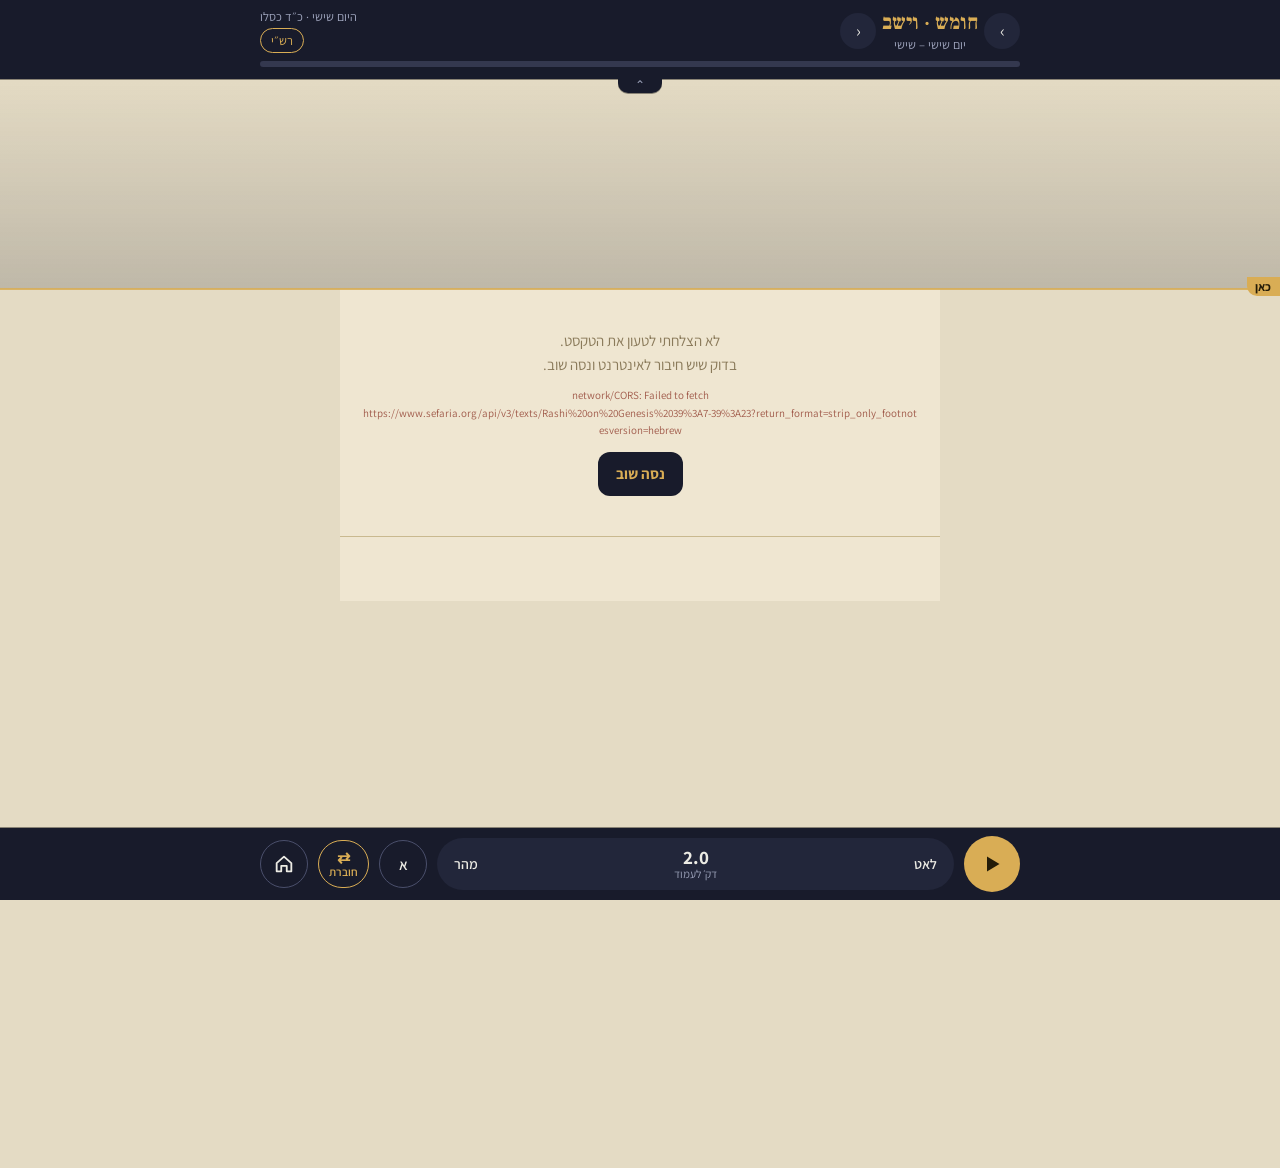
<file: study.html>
<!doctype html>
<html lang="he" dir="rtl" translate="no">
<head>
<meta charset="utf-8">
<meta name="google" content="notranslate">
<link rel="manifest" href="manifest.json">
<meta name="theme-color" content="#181b2b">
<link rel="apple-touch-icon" href="icon-192.png">
<meta name="viewport" content="width=device-width, initial-scale=1, viewport-fit=cover">
<title>שיעור יומי</title>
<link rel="preconnect" href="https://fonts.googleapis.com">
<link rel="preconnect" href="https://fonts.gstatic.com" crossorigin>
<link href="https://fonts.googleapis.com/css2?family=Frank+Ruhl+Libre:wght@500;700&family=Noto+Serif+Hebrew:wght@500;700&family=Assistant:wght@400;600;700&family=Noto+Rashi+Hebrew:wght@400;600&display=swap" rel="stylesheet">
<style>
:root{
  --k:1;
  --night:#181b2b; --night2:#22263a; --ink:#ecebe4; --muted:#9aa0b8;
  --willow:#86a86a; --gold:#d9ad55;
  --paper:#efe6d1; --pagebg:#e4dbc4; --text:#1f1a12; --textmuted:#8a7a5a; --rule:#c9b98f; --rashi:#3b3326;
  --ui:"Assistant","Segoe UI",Arial,sans-serif;
  --serif:"Frank Ruhl Libre","David","Times New Roman",serif;
  --rashiF:"Noto Rashi Hebrew","Frank Ruhl Libre",serif;
  --fs:calc(23px*var(--k)); --pw:calc(600px*var(--k));
}
:root[data-theme="dark"]{ --pagebg:#0f0e0b; --paper:#16140f; --text:#e6dcc6; --textmuted:#a39370; --rule:#4a4130; --rashi:#cfc3a8; }
@media (prefers-color-scheme: dark){ :root:not([data-theme="light"]){ --pagebg:#0f0e0b; --paper:#16140f; --text:#e6dcc6; --textmuted:#a39370; --rule:#4a4130; --rashi:#cfc3a8; } }
*,*::before,*::after{box-sizing:border-box}
body{margin:0;background:var(--pagebg);font-family:var(--ui);color:var(--ink);-webkit-tap-highlight-color:transparent}
button,a{font:inherit;color:inherit;cursor:pointer}
button:focus-visible,a:focus-visible{outline:calc(2px*var(--k)) solid var(--gold);outline-offset:calc(2px*var(--k))}

.top{position:fixed;top:0;left:0;right:0;z-index:20;background:var(--night);padding:calc(env(safe-area-inset-top,calc(0px*var(--k))) + calc(8px*var(--k))) calc(14px*var(--k)) 0;box-shadow:0 calc(1px*var(--k)) 0 #0006}
.row1{display:flex;align-items:center;justify-content:space-between;gap:calc(10px*var(--k));max-width:calc(760px*var(--k));margin:0 auto}
.day{display:flex;align-items:center;gap:calc(6px*var(--k));min-width:0}
.day .arrow{width:calc(36px*var(--k));height:calc(36px*var(--k));border-radius:50%;border:0;background:var(--night2);font-size:calc(18px*var(--k));line-height:1;flex:none}
.day .arrow:disabled{opacity:.3}
.day .dt{text-align:center;min-width:0}
.day .dt b{display:block;font-family:var(--serif);font-size:calc(21px*var(--k));color:var(--gold);white-space:nowrap}
.day .dt span{display:block;font-size:calc(12.5px*var(--k));color:var(--muted);white-space:nowrap}
.where{text-align:left;min-width:0}
.where .sec{font-family:var(--serif);font-weight:700;font-size:calc(16px*var(--k));white-space:nowrap;overflow:hidden;text-overflow:ellipsis;max-width:calc(150px*var(--k))}
.where .pct{font-size:calc(12.5px*var(--k));color:var(--muted);white-space:nowrap}
.today{border:calc(1px*var(--k)) solid #4a4f6b;background:transparent;border-radius:calc(14px*var(--k));padding:calc(3px*var(--k)) calc(10px*var(--k));font-size:calc(12.5px*var(--k));margin-top:calc(3px*var(--k))}
.bar{position:relative;height:calc(6px*var(--k));margin:calc(8px*var(--k)) auto 0;max-width:calc(760px*var(--k));background:#34384f;border-radius:calc(3px*var(--k))}
.bar .fill{position:absolute;top:0;bottom:0;right:0;background:var(--willow);border-radius:calc(3px*var(--k))}
.eta{max-width:calc(760px*var(--k));margin:0 auto;padding:calc(5px*var(--k)) 0 calc(7px*var(--k));font-size:calc(12.5px*var(--k));color:var(--muted);display:flex;justify-content:space-between;gap:calc(8px*var(--k))}
.eta b{color:var(--ink);font-weight:600}

#scroller{padding-bottom:calc(var(--dockH,calc(76px*var(--k))) + 55vh)}
#doc{margin:0 auto;width:min(100%, var(--pw))}
.t{background:var(--paper);color:var(--text);font-family:var(--serif);padding:0 calc(20px*var(--k))}
.t.head{padding-top:calc(26px*var(--k));padding-bottom:calc(8px*var(--k));text-align:center}
.t.head h3{font-size:calc(var(--fs) * 1.2);margin:0;font-weight:700}
.t.head small{display:block;font-family:var(--ui);font-size:calc(13px*var(--k));color:var(--textmuted);margin-top:calc(2px*var(--k))}
.t.ps{padding-top:calc(10px*var(--k));padding-bottom:calc(4px*var(--k))}
.t.ps p{margin:0;font-size:var(--fs);line-height:1.8;text-align:justify;font-weight:500}
.t.ps .v{font-family:var(--ui);font-size:.55em;color:var(--textmuted);font-weight:700;margin-left:calc(4px*var(--k));vertical-align:.25em}
.t.ps .ch{display:block;text-align:center;font-weight:700;font-size:calc(var(--fs) * .8);color:var(--textmuted);margin:calc(6px*var(--k)) 0 calc(4px*var(--k))}
.rashi{margin:calc(6px*var(--k)) 0 calc(4px*var(--k));padding:calc(6px*var(--k)) calc(10px*var(--k)) calc(6px*var(--k)) 0;border-right:calc(2px*var(--k)) solid var(--rule);font-family:var(--rashiF);font-size:calc(var(--fs) * .68);line-height:1.75;color:var(--rashi);text-align:justify}
.rashi div+div{margin-top:calc(4px*var(--k))}
.rashi b{font-weight:600;color:var(--text)}
:root.norashi .rashi{display:none}
.t.par{padding-top:calc(6px*var(--k));padding-bottom:calc(6px*var(--k))}
.t.par p{margin:0;font-size:var(--fs);line-height:1.85;text-align:justify;font-weight:500}
.t.msg{padding:calc(40px*var(--k)) calc(22px*var(--k));text-align:center;font-family:var(--ui);color:var(--textmuted);font-size:calc(15px*var(--k));line-height:1.6}
.dbg{direction:ltr;font-size:calc(11px*var(--k));color:#a05a4a;margin-top:calc(10px*var(--k));word-break:break-all}
.t.msg button{margin-top:calc(12px*var(--k));border:0;background:var(--night);color:var(--gold);font-weight:700;border-radius:calc(12px*var(--k));padding:calc(10px*var(--k)) calc(18px*var(--k));font-size:calc(15px*var(--k))}
.t.end{padding:calc(30px*var(--k)) calc(20px*var(--k)) calc(34px*var(--k));text-align:center;font-family:var(--ui);color:var(--textmuted);font-size:calc(14px*var(--k));border-top:calc(1px*var(--k)) solid var(--rule)}
.t.end b{display:block;font-family:var(--serif);font-size:calc(22px*var(--k));color:var(--text);margin-bottom:calc(4px*var(--k))}
.t.end a{display:inline-block;margin-top:calc(14px*var(--k));text-decoration:none;background:var(--night);color:var(--gold);font-weight:700;border-radius:calc(12px*var(--k));padding:calc(10px*var(--k)) calc(18px*var(--k));font-size:calc(15px*var(--k))}
.src{font-family:var(--ui);font-size:calc(12px*var(--k));color:var(--textmuted);text-align:center;padding:calc(10px*var(--k)) 0 0}

.shade{position:fixed;left:0;right:0;z-index:5;pointer-events:none;background:linear-gradient(to bottom, rgba(24,27,43,0), rgba(24,27,43,.18))}
.line{position:fixed;left:0;right:0;z-index:6;height:0;pointer-events:none}
.line::before{content:"";position:absolute;left:0;right:0;top:-1px;border-top:calc(2px*var(--k)) solid var(--gold);opacity:.85}
.line .tab{position:absolute;right:0;top:-12px;background:var(--gold);color:#241c08;font-size:calc(12px*var(--k));font-weight:700;padding:calc(2px*var(--k)) calc(9px*var(--k)) calc(2px*var(--k)) calc(8px*var(--k));border-radius:0 0 0 calc(10px*var(--k))}

.dock{position:fixed;bottom:0;left:0;right:0;z-index:20;background:var(--night);padding:calc(8px*var(--k)) calc(12px*var(--k)) calc(env(safe-area-inset-bottom,calc(0px*var(--k))) + calc(8px*var(--k)));box-shadow:0 -1px 0 #0006}
.dock-in{max-width:calc(760px*var(--k));margin:0 auto;display:flex;align-items:center;gap:calc(10px*var(--k))}
.play{width:calc(56px*var(--k));height:calc(56px*var(--k));border-radius:50%;border:0;background:var(--gold);color:#241c08;display:grid;place-items:center;flex:none}
.play svg{width:calc(24px*var(--k));height:calc(24px*var(--k))}
.speed{display:flex;align-items:center;background:var(--night2);border-radius:calc(28px*var(--k));padding:calc(4px*var(--k));flex:1;min-width:0;justify-content:space-between}
.speed button{width:calc(50px*var(--k));height:calc(44px*var(--k));border:0;border-radius:calc(22px*var(--k));background:transparent;font-size:calc(14px*var(--k));font-weight:600}
.speed .val{text-align:center;line-height:1.1}
.speed .val b{font-size:calc(19px*var(--k));font-variant-numeric:tabular-nums}
.speed .val span{display:block;white-space:nowrap;font-size:calc(11.5px*var(--k));color:var(--muted)}
.ctl{height:calc(48px*var(--k));min-width:calc(48px*var(--k));border-radius:calc(24px*var(--k));border:calc(1.5px*var(--k)) solid #4a4f6b;background:transparent;padding:0 calc(10px*var(--k));font-size:calc(15px*var(--k));font-weight:600;flex:none;display:grid;place-items:center;text-decoration:none}
.today.pill.on{border-color:var(--gold);color:var(--gold)}
.ctl.on{border-color:var(--gold);color:var(--gold)}
.toast{position:fixed;left:50%;transform:translateX(-50%);bottom:calc(var(--dockH,calc(76px*var(--k))) + calc(18px*var(--k)));z-index:25;background:#2c3046;color:var(--ink);padding:calc(9px*var(--k)) calc(16px*var(--k));border-radius:calc(20px*var(--k));font-size:calc(14px*var(--k));opacity:0;transition:opacity .25s;pointer-events:none;white-space:nowrap}
.toast.show{opacity:1}
@media (max-width:380px){ .day .dt b{font-size:calc(18px*var(--k))} .ctl{min-width:calc(42px*var(--k));padding:0 calc(7px*var(--k))} .speed button{width:calc(42px*var(--k))} }
/* verses with cantillation marks: Frank Ruhl has no ta'amim, so the whole verse uses Noto Serif Hebrew (otherwise letters come out in mixed fonts); the meteg is removed from the text */
.t.ps p{font-family:"Noto Serif Hebrew",var(--serif)}
.t.ps .v{font-family:var(--ui)}
</style>
</head>
<body>
<header class="top" id="top">
  <div class="row1">
    <div class="day">
      <button class="arrow" id="prev" aria-label="יום קודם">›</button>
      <div class="dt"><b id="title">…</b><span id="sub"></span></div>
      <button class="arrow" id="next" aria-label="יום הבא">‹</button>
    </div>
    <div class="where">
      <div class="sec" id="cur"></div>
      <div class="pct" id="hdate"></div>
      <button class="today" id="today" hidden>חזרה להיום</button>
      <button class="today pill" id="rashiBtn" hidden>רש״י</button>
    </div>
  </div>
  <div class="bar"><div class="fill" id="fill"></div></div>
  <div class="eta"><span id="left"></span><span id="pct"></span></div>
</header>
<div class="shade" id="shade"></div>
<div class="line" id="line"><span class="tab">כאן</span></div>
<main id="scroller"><div id="doc"></div></main>
<nav class="dock" id="dock">
  <div class="dock-in">
    <button class="play" id="play" aria-label="הפעל גלילה"><svg viewBox="0 0 24 24" id="playIco"><path d="M7 4.5v15l12.5-7.5z" fill="currentColor"/></svg></button>
    <div class="speed">
      <button id="slower">לאט</button>
      <div class="val"><b id="spd">2.0</b><span>דק׳ לעמוד</span></div>
      <button id="faster">מהר</button>
    </div>
    <button class="ctl" id="font" aria-label="גודל אותיות">א</button>
    <a class="ctl" href="./" aria-label="מסך הבית"><svg viewBox="0 0 24 24" width="22" height="22"><path d="M4 11l8-7 8 7v9h-5v-6H9v6H4z" fill="none" stroke="currentColor" stroke-width="2" stroke-linejoin="round"/></svg></a>
  </div>
</nav>
<div class="toast" id="toast"></div>
<script>window.onerror=function(m,src,l){ var d=document.getElementById('doc'); if(d) d.innerHTML='<div class="t msg">שגיאה בטעינת הדף<div class="dbg">'+String(m).replace(/[<>&]/g,'')+' ('+String(src||'').split('/').pop()+':'+l+')</div></div>'; };</script>
<script src="common.js?v=3d01b002"></script>
<script>
SCHED={"il":{"2025-09-27":["Vayeilech"],"2025-10-04":["Ha'azinu"],"2025-10-11":null,"2025-10-18":["Bereshit"],"2025-10-25":["Noach"],"2025-11-01":["Lech-Lecha"],"2025-11-08":["Vayera"],"2025-11-15":["Chayei Sara"],"2025-11-22":["Toldot"],"2025-11-29":["Vayetzei"],"2025-12-06":["Vayishlach"],"2025-12-13":["Vayeshev"],"2025-12-20":["Miketz"],"2025-12-27":["Vayigash"],"2026-01-03":["Vayechi"],"2026-01-10":["Shemot"],"2026-01-17":["Vaera"],"2026-01-24":["Bo"],"2026-01-31":["Beshalach"],"2026-02-07":["Yitro"],"2026-02-14":["Mishpatim"],"2026-02-21":["Terumah"],"2026-02-28":["Tetzaveh"],"2026-03-07":["Ki Tisa"],"2026-03-14":["Vayakhel","Pekudei"],"2026-03-21":["Vayikra"],"2026-03-28":["Tzav"],"2026-04-04":null,"2026-04-11":["Shmini"],"2026-04-18":["Tazria","Metzora"],"2026-04-25":["Achrei Mot","Kedoshim"],"2026-05-02":["Emor"],"2026-05-09":["Behar","Bechukotai"],"2026-05-16":["Bamidbar"],"2026-05-23":["Nasso"],"2026-05-30":["Beha'alotcha"],"2026-06-06":["Sh'lach"],"2026-06-13":["Korach"],"2026-06-20":["Chukat"],"2026-06-27":["Balak"],"2026-07-04":["Pinchas"],"2026-07-11":["Matot","Masei"],"2026-07-18":["Devarim"],"2026-07-25":["Vaetchanan"],"2026-08-01":["Eikev"],"2026-08-08":["Re'eh"],"2026-08-15":["Shoftim"],"2026-08-22":["Ki Teitzei"],"2026-08-29":["Ki Tavo"],"2026-09-05":["Nitzavim","Vayeilech"],"2026-09-12":null,"2026-09-19":["Ha'azinu"],"2026-09-26":null,"2026-10-03":null,"2026-10-10":["Bereshit"],"2026-10-17":["Noach"],"2026-10-24":["Lech-Lecha"],"2026-10-31":["Vayera"],"2026-11-07":["Chayei Sara"],"2026-11-14":["Toldot"],"2026-11-21":["Vayetzei"],"2026-11-28":["Vayishlach"],"2026-12-05":["Vayeshev"],"2026-12-12":["Miketz"],"2026-12-19":["Vayigash"],"2026-12-26":["Vayechi"],"2027-01-02":["Shemot"],"2027-01-09":["Vaera"],"2027-01-16":["Bo"],"2027-01-23":["Beshalach"],"2027-01-30":["Yitro"],"2027-02-06":["Mishpatim"],"2027-02-13":["Terumah"],"2027-02-20":["Tetzaveh"],"2027-02-27":["Ki Tisa"],"2027-03-06":["Vayakhel"],"2027-03-13":["Pekudei"],"2027-03-20":["Vayikra"],"2027-03-27":["Tzav"],"2027-04-03":["Shmini"],"2027-04-10":["Tazria"],"2027-04-17":["Metzora"],"2027-04-24":null,"2027-05-01":["Achrei Mot"],"2027-05-08":["Kedoshim"],"2027-05-15":["Emor"],"2027-05-22":["Behar"],"2027-05-29":["Bechukotai"],"2027-06-05":["Bamidbar"],"2027-06-12":["Nasso"],"2027-06-19":["Beha'alotcha"],"2027-06-26":["Sh'lach"],"2027-07-03":["Korach"],"2027-07-10":["Chukat"],"2027-07-17":["Balak"],"2027-07-24":["Pinchas"],"2027-07-31":["Matot","Masei"],"2027-08-07":["Devarim"],"2027-08-14":["Vaetchanan"],"2027-08-21":["Eikev"],"2027-08-28":["Re'eh"],"2027-09-04":["Shoftim"],"2027-09-11":["Ki Teitzei"],"2027-09-18":["Ki Tavo"],"2027-09-25":["Nitzavim","Vayeilech"],"2027-10-02":null,"2027-10-09":["Ha'azinu"],"2027-10-16":null,"2027-10-23":null,"2027-10-30":["Bereshit"],"2027-11-06":["Noach"],"2027-11-13":["Lech-Lecha"],"2027-11-20":["Vayera"],"2027-11-27":["Chayei Sara"],"2027-12-04":["Toldot"],"2027-12-11":["Vayetzei"],"2027-12-18":["Vayishlach"],"2027-12-25":["Vayeshev"],"2028-01-01":["Miketz"],"2028-01-08":["Vayigash"],"2028-01-15":["Vayechi"],"2028-01-22":["Shemot"],"2028-01-29":["Vaera"],"2028-02-05":["Bo"],"2028-02-12":["Beshalach"],"2028-02-19":["Yitro"],"2028-02-26":["Mishpatim"],"2028-03-04":["Terumah"],"2028-03-11":["Tetzaveh"],"2028-03-18":["Ki Tisa"],"2028-03-25":["Vayakhel","Pekudei"],"2028-04-01":["Vayikra"],"2028-04-08":["Tzav"],"2028-04-15":null,"2028-04-22":["Shmini"],"2028-04-29":["Tazria","Metzora"],"2028-05-06":["Achrei Mot","Kedoshim"],"2028-05-13":["Emor"],"2028-05-20":["Behar","Bechukotai"],"2028-05-27":["Bamidbar"],"2028-06-03":["Nasso"],"2028-06-10":["Beha'alotcha"],"2028-06-17":["Sh'lach"],"2028-06-24":["Korach"],"2028-07-01":["Chukat"],"2028-07-08":["Balak"],"2028-07-15":["Pinchas"],"2028-07-22":["Matot","Masei"],"2028-07-29":["Devarim"],"2028-08-05":["Vaetchanan"],"2028-08-12":["Eikev"],"2028-08-19":["Re'eh"],"2028-08-26":["Shoftim"],"2028-09-02":["Ki Teitzei"],"2028-09-09":["Ki Tavo"],"2028-09-16":["Nitzavim","Vayeilech"],"2028-09-23":["Ha'azinu"],"2028-09-30":null,"2028-10-07":null,"2028-10-14":["Bereshit"],"2028-10-21":["Noach"],"2028-10-28":["Lech-Lecha"],"2028-11-04":["Vayera"],"2028-11-11":["Chayei Sara"],"2028-11-18":["Toldot"],"2028-11-25":["Vayetzei"],"2028-12-02":["Vayishlach"],"2028-12-09":["Vayeshev"],"2028-12-16":["Miketz"],"2028-12-23":["Vayigash"],"2028-12-30":["Vayechi"],"2029-01-06":["Shemot"],"2029-01-13":["Vaera"],"2029-01-20":["Bo"],"2029-01-27":["Beshalach"],"2029-02-03":["Yitro"],"2029-02-10":["Mishpatim"],"2029-02-17":["Terumah"],"2029-02-24":["Tetzaveh"],"2029-03-03":["Ki Tisa"],"2029-03-10":["Vayakhel","Pekudei"],"2029-03-17":["Vayikra"],"2029-03-24":["Tzav"],"2029-03-31":null,"2029-04-07":["Shmini"],"2029-04-14":["Tazria","Metzora"],"2029-04-21":["Achrei Mot","Kedoshim"],"2029-04-28":["Emor"],"2029-05-05":["Behar"],"2029-05-12":["Bechukotai"],"2029-05-19":["Bamidbar"],"2029-05-26":["Nasso"],"2029-06-02":["Beha'alotcha"],"2029-06-09":["Sh'lach"],"2029-06-16":["Korach"],"2029-06-23":["Chukat"],"2029-06-30":["Balak"],"2029-07-07":["Pinchas"],"2029-07-14":["Matot","Masei"],"2029-07-21":["Devarim"],"2029-07-28":["Vaetchanan"],"2029-08-04":["Eikev"],"2029-08-11":["Re'eh"],"2029-08-18":["Shoftim"],"2029-08-25":["Ki Teitzei"],"2029-09-01":["Ki Tavo"],"2029-09-08":["Nitzavim"],"2029-09-15":["Vayeilech"],"2029-09-22":["Ha'azinu"],"2029-09-29":null,"2029-10-06":["Bereshit"],"2029-10-13":["Noach"],"2029-10-20":["Lech-Lecha"],"2029-10-27":["Vayera"],"2029-11-03":["Chayei Sara"],"2029-11-10":["Toldot"],"2029-11-17":["Vayetzei"],"2029-11-24":["Vayishlach"],"2029-12-01":["Vayeshev"],"2029-12-08":["Miketz"],"2029-12-15":["Vayigash"],"2029-12-22":["Vayechi"],"2029-12-29":["Shemot"],"2030-01-05":["Vaera"],"2030-01-12":["Bo"],"2030-01-19":["Beshalach"],"2030-01-26":["Yitro"],"2030-02-02":["Mishpatim"],"2030-02-09":["Terumah"],"2030-02-16":["Tetzaveh"],"2030-02-23":["Ki Tisa"],"2030-03-02":["Vayakhel"],"2030-03-09":["Pekudei"],"2030-03-16":["Vayikra"],"2030-03-23":["Tzav"],"2030-03-30":["Shmini"],"2030-04-06":["Tazria"],"2030-04-13":["Metzora"],"2030-04-20":null,"2030-04-27":["Achrei Mot"],"2030-05-04":["Kedoshim"],"2030-05-11":["Emor"],"2030-05-18":["Behar"],"2030-05-25":["Bechukotai"],"2030-06-01":["Bamidbar"],"2030-06-08":["Nasso"],"2030-06-15":["Beha'alotcha"],"2030-06-22":["Sh'lach"],"2030-06-29":["Korach"],"2030-07-06":["Chukat"],"2030-07-13":["Balak"],"2030-07-20":["Pinchas"],"2030-07-27":["Matot","Masei"],"2030-08-03":["Devarim"],"2030-08-10":["Vaetchanan"],"2030-08-17":["Eikev"],"2030-08-24":["Re'eh"],"2030-08-31":["Shoftim"],"2030-09-07":["Ki Teitzei"],"2030-09-14":["Ki Tavo"],"2030-09-21":["Nitzavim","Vayeilech"],"2030-09-28":null,"2030-10-05":["Ha'azinu"],"2030-10-12":null,"2030-10-19":null,"2030-10-26":["Bereshit"],"2030-11-02":["Noach"],"2030-11-09":["Lech-Lecha"],"2030-11-16":["Vayera"],"2030-11-23":["Chayei Sara"],"2030-11-30":["Toldot"],"2030-12-07":["Vayetzei"],"2030-12-14":["Vayishlach"],"2030-12-21":["Vayeshev"],"2030-12-28":["Miketz"],"2031-01-04":["Vayigash"],"2031-01-11":["Vayechi"],"2031-01-18":["Shemot"],"2031-01-25":["Vaera"],"2031-02-01":["Bo"],"2031-02-08":["Beshalach"],"2031-02-15":["Yitro"],"2031-02-22":["Mishpatim"],"2031-03-01":["Terumah"],"2031-03-08":["Tetzaveh"],"2031-03-15":["Ki Tisa"],"2031-03-22":["Vayakhel","Pekudei"],"2031-03-29":["Vayikra"],"2031-04-05":["Tzav"],"2031-04-12":null,"2031-04-19":["Shmini"],"2031-04-26":["Tazria","Metzora"],"2031-05-03":["Achrei Mot","Kedoshim"],"2031-05-10":["Emor"],"2031-05-17":["Behar","Bechukotai"],"2031-05-24":["Bamidbar"],"2031-05-31":["Nasso"],"2031-06-07":["Beha'alotcha"],"2031-06-14":["Sh'lach"],"2031-06-21":["Korach"],"2031-06-28":["Chukat"],"2031-07-05":["Balak"],"2031-07-12":["Pinchas"],"2031-07-19":["Matot","Masei"],"2031-07-26":["Devarim"],"2031-08-02":["Vaetchanan"],"2031-08-09":["Eikev"],"2031-08-16":["Re'eh"],"2031-08-23":["Shoftim"],"2031-08-30":["Ki Teitzei"],"2031-09-06":["Ki Tavo"],"2031-09-13":["Nitzavim","Vayeilech"],"2031-09-20":["Ha'azinu"],"2031-09-27":null,"2031-10-04":null,"2031-10-11":["Bereshit"],"2031-10-18":["Noach"],"2031-10-25":["Lech-Lecha"],"2031-11-01":["Vayera"],"2031-11-08":["Chayei Sara"],"2031-11-15":["Toldot"],"2031-11-22":["Vayetzei"],"2031-11-29":["Vayishlach"],"2031-12-06":["Vayeshev"],"2031-12-13":["Miketz"],"2031-12-20":["Vayigash"],"2031-12-27":["Vayechi"],"2032-01-03":["Shemot"],"2032-01-10":["Vaera"],"2032-01-17":["Bo"],"2032-01-24":["Beshalach"],"2032-01-31":["Yitro"],"2032-02-07":["Mishpatim"],"2032-02-14":["Terumah"],"2032-02-21":["Tetzaveh"],"2032-02-28":["Ki Tisa"],"2032-03-06":["Vayakhel","Pekudei"],"2032-03-13":["Vayikra"],"2032-03-20":["Tzav"],"2032-03-27":null,"2032-04-03":["Shmini"],"2032-04-10":["Tazria","Metzora"],"2032-04-17":["Achrei Mot","Kedoshim"],"2032-04-24":["Emor"],"2032-05-01":["Behar"],"2032-05-08":["Bechukotai"],"2032-05-15":["Bamidbar"],"2032-05-22":["Nasso"],"2032-05-29":["Beha'alotcha"],"2032-06-05":["Sh'lach"],"2032-06-12":["Korach"],"2032-06-19":["Chukat"],"2032-06-26":["Balak"],"2032-07-03":["Pinchas"],"2032-07-10":["Matot","Masei"],"2032-07-17":["Devarim"],"2032-07-24":["Vaetchanan"],"2032-07-31":["Eikev"],"2032-08-07":["Re'eh"],"2032-08-14":["Shoftim"],"2032-08-21":["Ki Teitzei"],"2032-08-28":["Ki Tavo"],"2032-09-04":["Nitzavim"],"2032-09-11":["Vayeilech"],"2032-09-18":["Ha'azinu"],"2032-09-25":null,"2032-10-02":["Bereshit"],"2032-10-09":["Noach"],"2032-10-16":["Lech-Lecha"],"2032-10-23":["Vayera"],"2032-10-30":["Chayei Sara"],"2032-11-06":["Toldot"],"2032-11-13":["Vayetzei"],"2032-11-20":["Vayishlach"],"2032-11-27":["Vayeshev"],"2032-12-04":["Miketz"],"2032-12-11":["Vayigash"],"2032-12-18":["Vayechi"],"2032-12-25":["Shemot"],"2033-01-01":["Vaera"],"2033-01-08":["Bo"],"2033-01-15":["Beshalach"],"2033-01-22":["Yitro"],"2033-01-29":["Mishpatim"],"2033-02-05":["Terumah"],"2033-02-12":["Tetzaveh"],"2033-02-19":["Ki Tisa"],"2033-02-26":["Vayakhel"],"2033-03-05":["Pekudei"],"2033-03-12":["Vayikra"],"2033-03-19":["Tzav"],"2033-03-26":["Shmini"],"2033-04-02":["Tazria"],"2033-04-09":["Metzora"],"2033-04-16":null,"2033-04-23":["Achrei Mot"],"2033-04-30":["Kedoshim"],"2033-05-07":["Emor"],"2033-05-14":["Behar"],"2033-05-21":["Bechukotai"],"2033-05-28":["Bamidbar"],"2033-06-04":["Nasso"],"2033-06-11":["Beha'alotcha"],"2033-06-18":["Sh'lach"],"2033-06-25":["Korach"],"2033-07-02":["Chukat"],"2033-07-09":["Balak"],"2033-07-16":["Pinchas"],"2033-07-23":["Matot","Masei"],"2033-07-30":["Devarim"],"2033-08-06":["Vaetchanan"],"2033-08-13":["Eikev"],"2033-08-20":["Re'eh"],"2033-08-27":["Shoftim"],"2033-09-03":["Ki Teitzei"],"2033-09-10":["Ki Tavo"],"2033-09-17":["Nitzavim","Vayeilech"],"2033-09-24":null,"2033-10-01":["Ha'azinu"],"2033-10-08":null,"2033-10-15":null,"2033-10-22":["Bereshit"],"2033-10-29":["Noach"],"2033-11-05":["Lech-Lecha"],"2033-11-12":["Vayera"],"2033-11-19":["Chayei Sara"],"2033-11-26":["Toldot"],"2033-12-03":["Vayetzei"],"2033-12-10":["Vayishlach"],"2033-12-17":["Vayeshev"],"2033-12-24":["Miketz"],"2033-12-31":["Vayigash"],"2034-01-07":["Vayechi"],"2034-01-14":["Shemot"],"2034-01-21":["Vaera"],"2034-01-28":["Bo"],"2034-02-04":["Beshalach"],"2034-02-11":["Yitro"],"2034-02-18":["Mishpatim"],"2034-02-25":["Terumah"],"2034-03-04":["Tetzaveh"],"2034-03-11":["Ki Tisa"],"2034-03-18":["Vayakhel","Pekudei"],"2034-03-25":["Vayikra"],"2034-04-01":["Tzav"],"2034-04-08":null,"2034-04-15":["Shmini"],"2034-04-22":["Tazria","Metzora"],"2034-04-29":["Achrei Mot","Kedoshim"],"2034-05-06":["Emor"],"2034-05-13":["Behar","Bechukotai"],"2034-05-20":["Bamidbar"],"2034-05-27":["Nasso"],"2034-06-03":["Beha'alotcha"],"2034-06-10":["Sh'lach"],"2034-06-17":["Korach"],"2034-06-24":["Chukat"],"2034-07-01":["Balak"],"2034-07-08":["Pinchas"],"2034-07-15":["Matot","Masei"],"2034-07-22":["Devarim"],"2034-07-29":["Vaetchanan"],"2034-08-05":["Eikev"],"2034-08-12":["Re'eh"],"2034-08-19":["Shoftim"],"2034-08-26":["Ki Teitzei"],"2034-09-02":["Ki Tavo"],"2034-09-09":["Nitzavim","Vayeilech"],"2034-09-16":["Ha'azinu"],"2034-09-23":null,"2034-09-30":null,"2034-10-07":["Bereshit"],"2034-10-14":["Noach"],"2034-10-21":["Lech-Lecha"],"2034-10-28":["Vayera"],"2034-11-04":["Chayei Sara"],"2034-11-11":["Toldot"],"2034-11-18":["Vayetzei"],"2034-11-25":["Vayishlach"],"2034-12-02":["Vayeshev"],"2034-12-09":["Miketz"],"2034-12-16":["Vayigash"],"2034-12-23":["Vayechi"],"2034-12-30":["Shemot"],"2035-01-06":["Vaera"],"2035-01-13":["Bo"],"2035-01-20":["Beshalach"],"2035-01-27":["Yitro"],"2035-02-03":["Mishpatim"],"2035-02-10":["Terumah"],"2035-02-17":["Tetzaveh"],"2035-02-24":["Ki Tisa"],"2035-03-03":["Vayakhel"],"2035-03-10":["Pekudei"],"2035-03-17":["Vayikra"],"2035-03-24":["Tzav"],"2035-03-31":["Shmini"],"2035-04-07":["Tazria"],"2035-04-14":["Metzora"],"2035-04-21":["Achrei Mot"],"2035-04-28":null,"2035-05-05":["Kedoshim"],"2035-05-12":["Emor"],"2035-05-19":["Behar"],"2035-05-26":["Bechukotai"],"2035-06-02":["Bamidbar"],"2035-06-09":["Nasso"],"2035-06-16":["Beha'alotcha"],"2035-06-23":["Sh'lach"],"2035-06-30":["Korach"],"2035-07-07":["Chukat"],"2035-07-14":["Balak"],"2035-07-21":["Pinchas"],"2035-07-28":["Matot"],"2035-08-04":["Masei"],"2035-08-11":["Devarim"],"2035-08-18":["Vaetchanan"],"2035-08-25":["Eikev"],"2035-09-01":["Re'eh"],"2035-09-08":["Shoftim"],"2035-09-15":["Ki Teitzei"],"2035-09-22":["Ki Tavo"],"2035-09-29":["Nitzavim","Vayeilech"]},"dia":{"2025-09-27":["Vayeilech"],"2025-10-04":["Ha'azinu"],"2025-10-11":null,"2025-10-18":["Bereshit"],"2025-10-25":["Noach"],"2025-11-01":["Lech-Lecha"],"2025-11-08":["Vayera"],"2025-11-15":["Chayei Sara"],"2025-11-22":["Toldot"],"2025-11-29":["Vayetzei"],"2025-12-06":["Vayishlach"],"2025-12-13":["Vayeshev"],"2025-12-20":["Miketz"],"2025-12-27":["Vayigash"],"2026-01-03":["Vayechi"],"2026-01-10":["Shemot"],"2026-01-17":["Vaera"],"2026-01-24":["Bo"],"2026-01-31":["Beshalach"],"2026-02-07":["Yitro"],"2026-02-14":["Mishpatim"],"2026-02-21":["Terumah"],"2026-02-28":["Tetzaveh"],"2026-03-07":["Ki Tisa"],"2026-03-14":["Vayakhel","Pekudei"],"2026-03-21":["Vayikra"],"2026-03-28":["Tzav"],"2026-04-04":null,"2026-04-11":["Shmini"],"2026-04-18":["Tazria","Metzora"],"2026-04-25":["Achrei Mot","Kedoshim"],"2026-05-02":["Emor"],"2026-05-09":["Behar","Bechukotai"],"2026-05-16":["Bamidbar"],"2026-05-23":null,"2026-05-30":["Nasso"],"2026-06-06":["Beha'alotcha"],"2026-06-13":["Sh'lach"],"2026-06-20":["Korach"],"2026-06-27":["Chukat","Balak"],"2026-07-04":["Pinchas"],"2026-07-11":["Matot","Masei"],"2026-07-18":["Devarim"],"2026-07-25":["Vaetchanan"],"2026-08-01":["Eikev"],"2026-08-08":["Re'eh"],"2026-08-15":["Shoftim"],"2026-08-22":["Ki Teitzei"],"2026-08-29":["Ki Tavo"],"2026-09-05":["Nitzavim","Vayeilech"],"2026-09-12":null,"2026-09-19":["Ha'azinu"],"2026-09-26":null,"2026-10-03":null,"2026-10-10":["Bereshit"],"2026-10-17":["Noach"],"2026-10-24":["Lech-Lecha"],"2026-10-31":["Vayera"],"2026-11-07":["Chayei Sara"],"2026-11-14":["Toldot"],"2026-11-21":["Vayetzei"],"2026-11-28":["Vayishlach"],"2026-12-05":["Vayeshev"],"2026-12-12":["Miketz"],"2026-12-19":["Vayigash"],"2026-12-26":["Vayechi"],"2027-01-02":["Shemot"],"2027-01-09":["Vaera"],"2027-01-16":["Bo"],"2027-01-23":["Beshalach"],"2027-01-30":["Yitro"],"2027-02-06":["Mishpatim"],"2027-02-13":["Terumah"],"2027-02-20":["Tetzaveh"],"2027-02-27":["Ki Tisa"],"2027-03-06":["Vayakhel"],"2027-03-13":["Pekudei"],"2027-03-20":["Vayikra"],"2027-03-27":["Tzav"],"2027-04-03":["Shmini"],"2027-04-10":["Tazria"],"2027-04-17":["Metzora"],"2027-04-24":null,"2027-05-01":["Achrei Mot"],"2027-05-08":["Kedoshim"],"2027-05-15":["Emor"],"2027-05-22":["Behar"],"2027-05-29":["Bechukotai"],"2027-06-05":["Bamidbar"],"2027-06-12":null,"2027-06-19":["Nasso"],"2027-06-26":["Beha'alotcha"],"2027-07-03":["Sh'lach"],"2027-07-10":["Korach"],"2027-07-17":["Chukat","Balak"],"2027-07-24":["Pinchas"],"2027-07-31":["Matot","Masei"],"2027-08-07":["Devarim"],"2027-08-14":["Vaetchanan"],"2027-08-21":["Eikev"],"2027-08-28":["Re'eh"],"2027-09-04":["Shoftim"],"2027-09-11":["Ki Teitzei"],"2027-09-18":["Ki Tavo"],"2027-09-25":["Nitzavim","Vayeilech"],"2027-10-02":null,"2027-10-09":["Ha'azinu"],"2027-10-16":null,"2027-10-23":null,"2027-10-30":["Bereshit"],"2027-11-06":["Noach"],"2027-11-13":["Lech-Lecha"],"2027-11-20":["Vayera"],"2027-11-27":["Chayei Sara"],"2027-12-04":["Toldot"],"2027-12-11":["Vayetzei"],"2027-12-18":["Vayishlach"],"2027-12-25":["Vayeshev"],"2028-01-01":["Miketz"],"2028-01-08":["Vayigash"],"2028-01-15":["Vayechi"],"2028-01-22":["Shemot"],"2028-01-29":["Vaera"],"2028-02-05":["Bo"],"2028-02-12":["Beshalach"],"2028-02-19":["Yitro"],"2028-02-26":["Mishpatim"],"2028-03-04":["Terumah"],"2028-03-11":["Tetzaveh"],"2028-03-18":["Ki Tisa"],"2028-03-25":["Vayakhel","Pekudei"],"2028-04-01":["Vayikra"],"2028-04-08":["Tzav"],"2028-04-15":null,"2028-04-22":["Shmini"],"2028-04-29":["Tazria","Metzora"],"2028-05-06":["Achrei Mot","Kedoshim"],"2028-05-13":["Emor"],"2028-05-20":["Behar","Bechukotai"],"2028-05-27":["Bamidbar"],"2028-06-03":["Nasso"],"2028-06-10":["Beha'alotcha"],"2028-06-17":["Sh'lach"],"2028-06-24":["Korach"],"2028-07-01":["Chukat"],"2028-07-08":["Balak"],"2028-07-15":["Pinchas"],"2028-07-22":["Matot","Masei"],"2028-07-29":["Devarim"],"2028-08-05":["Vaetchanan"],"2028-08-12":["Eikev"],"2028-08-19":["Re'eh"],"2028-08-26":["Shoftim"],"2028-09-02":["Ki Teitzei"],"2028-09-09":["Ki Tavo"],"2028-09-16":["Nitzavim","Vayeilech"],"2028-09-23":["Ha'azinu"],"2028-09-30":null,"2028-10-07":null,"2028-10-14":["Bereshit"],"2028-10-21":["Noach"],"2028-10-28":["Lech-Lecha"],"2028-11-04":["Vayera"],"2028-11-11":["Chayei Sara"],"2028-11-18":["Toldot"],"2028-11-25":["Vayetzei"],"2028-12-02":["Vayishlach"],"2028-12-09":["Vayeshev"],"2028-12-16":["Miketz"],"2028-12-23":["Vayigash"],"2028-12-30":["Vayechi"],"2029-01-06":["Shemot"],"2029-01-13":["Vaera"],"2029-01-20":["Bo"],"2029-01-27":["Beshalach"],"2029-02-03":["Yitro"],"2029-02-10":["Mishpatim"],"2029-02-17":["Terumah"],"2029-02-24":["Tetzaveh"],"2029-03-03":["Ki Tisa"],"2029-03-10":["Vayakhel","Pekudei"],"2029-03-17":["Vayikra"],"2029-03-24":["Tzav"],"2029-03-31":null,"2029-04-07":null,"2029-04-14":["Shmini"],"2029-04-21":["Tazria","Metzora"],"2029-04-28":["Achrei Mot","Kedoshim"],"2029-05-05":["Emor"],"2029-05-12":["Behar","Bechukotai"],"2029-05-19":["Bamidbar"],"2029-05-26":["Nasso"],"2029-06-02":["Beha'alotcha"],"2029-06-09":["Sh'lach"],"2029-06-16":["Korach"],"2029-06-23":["Chukat"],"2029-06-30":["Balak"],"2029-07-07":["Pinchas"],"2029-07-14":["Matot","Masei"],"2029-07-21":["Devarim"],"2029-07-28":["Vaetchanan"],"2029-08-04":["Eikev"],"2029-08-11":["Re'eh"],"2029-08-18":["Shoftim"],"2029-08-25":["Ki Teitzei"],"2029-09-01":["Ki Tavo"],"2029-09-08":["Nitzavim"],"2029-09-15":["Vayeilech"],"2029-09-22":["Ha'azinu"],"2029-09-29":null,"2029-10-06":["Bereshit"],"2029-10-13":["Noach"],"2029-10-20":["Lech-Lecha"],"2029-10-27":["Vayera"],"2029-11-03":["Chayei Sara"],"2029-11-10":["Toldot"],"2029-11-17":["Vayetzei"],"2029-11-24":["Vayishlach"],"2029-12-01":["Vayeshev"],"2029-12-08":["Miketz"],"2029-12-15":["Vayigash"],"2029-12-22":["Vayechi"],"2029-12-29":["Shemot"],"2030-01-05":["Vaera"],"2030-01-12":["Bo"],"2030-01-19":["Beshalach"],"2030-01-26":["Yitro"],"2030-02-02":["Mishpatim"],"2030-02-09":["Terumah"],"2030-02-16":["Tetzaveh"],"2030-02-23":["Ki Tisa"],"2030-03-02":["Vayakhel"],"2030-03-09":["Pekudei"],"2030-03-16":["Vayikra"],"2030-03-23":["Tzav"],"2030-03-30":["Shmini"],"2030-04-06":["Tazria"],"2030-04-13":["Metzora"],"2030-04-20":null,"2030-04-27":["Achrei Mot"],"2030-05-04":["Kedoshim"],"2030-05-11":["Emor"],"2030-05-18":["Behar"],"2030-05-25":["Bechukotai"],"2030-06-01":["Bamidbar"],"2030-06-08":null,"2030-06-15":["Nasso"],"2030-06-22":["Beha'alotcha"],"2030-06-29":["Sh'lach"],"2030-07-06":["Korach"],"2030-07-13":["Chukat","Balak"],"2030-07-20":["Pinchas"],"2030-07-27":["Matot","Masei"],"2030-08-03":["Devarim"],"2030-08-10":["Vaetchanan"],"2030-08-17":["Eikev"],"2030-08-24":["Re'eh"],"2030-08-31":["Shoftim"],"2030-09-07":["Ki Teitzei"],"2030-09-14":["Ki Tavo"],"2030-09-21":["Nitzavim","Vayeilech"],"2030-09-28":null,"2030-10-05":["Ha'azinu"],"2030-10-12":null,"2030-10-19":null,"2030-10-26":["Bereshit"],"2030-11-02":["Noach"],"2030-11-09":["Lech-Lecha"],"2030-11-16":["Vayera"],"2030-11-23":["Chayei Sara"],"2030-11-30":["Toldot"],"2030-12-07":["Vayetzei"],"2030-12-14":["Vayishlach"],"2030-12-21":["Vayeshev"],"2030-12-28":["Miketz"],"2031-01-04":["Vayigash"],"2031-01-11":["Vayechi"],"2031-01-18":["Shemot"],"2031-01-25":["Vaera"],"2031-02-01":["Bo"],"2031-02-08":["Beshalach"],"2031-02-15":["Yitro"],"2031-02-22":["Mishpatim"],"2031-03-01":["Terumah"],"2031-03-08":["Tetzaveh"],"2031-03-15":["Ki Tisa"],"2031-03-22":["Vayakhel","Pekudei"],"2031-03-29":["Vayikra"],"2031-04-05":["Tzav"],"2031-04-12":null,"2031-04-19":["Shmini"],"2031-04-26":["Tazria","Metzora"],"2031-05-03":["Achrei Mot","Kedoshim"],"2031-05-10":["Emor"],"2031-05-17":["Behar","Bechukotai"],"2031-05-24":["Bamidbar"],"2031-05-31":["Nasso"],"2031-06-07":["Beha'alotcha"],"2031-06-14":["Sh'lach"],"2031-06-21":["Korach"],"2031-06-28":["Chukat"],"2031-07-05":["Balak"],"2031-07-12":["Pinchas"],"2031-07-19":["Matot","Masei"],"2031-07-26":["Devarim"],"2031-08-02":["Vaetchanan"],"2031-08-09":["Eikev"],"2031-08-16":["Re'eh"],"2031-08-23":["Shoftim"],"2031-08-30":["Ki Teitzei"],"2031-09-06":["Ki Tavo"],"2031-09-13":["Nitzavim","Vayeilech"],"2031-09-20":["Ha'azinu"],"2031-09-27":null,"2031-10-04":null,"2031-10-11":["Bereshit"],"2031-10-18":["Noach"],"2031-10-25":["Lech-Lecha"],"2031-11-01":["Vayera"],"2031-11-08":["Chayei Sara"],"2031-11-15":["Toldot"],"2031-11-22":["Vayetzei"],"2031-11-29":["Vayishlach"],"2031-12-06":["Vayeshev"],"2031-12-13":["Miketz"],"2031-12-20":["Vayigash"],"2031-12-27":["Vayechi"],"2032-01-03":["Shemot"],"2032-01-10":["Vaera"],"2032-01-17":["Bo"],"2032-01-24":["Beshalach"],"2032-01-31":["Yitro"],"2032-02-07":["Mishpatim"],"2032-02-14":["Terumah"],"2032-02-21":["Tetzaveh"],"2032-02-28":["Ki Tisa"],"2032-03-06":["Vayakhel","Pekudei"],"2032-03-13":["Vayikra"],"2032-03-20":["Tzav"],"2032-03-27":null,"2032-04-03":null,"2032-04-10":["Shmini"],"2032-04-17":["Tazria","Metzora"],"2032-04-24":["Achrei Mot","Kedoshim"],"2032-05-01":["Emor"],"2032-05-08":["Behar","Bechukotai"],"2032-05-15":["Bamidbar"],"2032-05-22":["Nasso"],"2032-05-29":["Beha'alotcha"],"2032-06-05":["Sh'lach"],"2032-06-12":["Korach"],"2032-06-19":["Chukat"],"2032-06-26":["Balak"],"2032-07-03":["Pinchas"],"2032-07-10":["Matot","Masei"],"2032-07-17":["Devarim"],"2032-07-24":["Vaetchanan"],"2032-07-31":["Eikev"],"2032-08-07":["Re'eh"],"2032-08-14":["Shoftim"],"2032-08-21":["Ki Teitzei"],"2032-08-28":["Ki Tavo"],"2032-09-04":["Nitzavim"],"2032-09-11":["Vayeilech"],"2032-09-18":["Ha'azinu"],"2032-09-25":null,"2032-10-02":["Bereshit"],"2032-10-09":["Noach"],"2032-10-16":["Lech-Lecha"],"2032-10-23":["Vayera"],"2032-10-30":["Chayei Sara"],"2032-11-06":["Toldot"],"2032-11-13":["Vayetzei"],"2032-11-20":["Vayishlach"],"2032-11-27":["Vayeshev"],"2032-12-04":["Miketz"],"2032-12-11":["Vayigash"],"2032-12-18":["Vayechi"],"2032-12-25":["Shemot"],"2033-01-01":["Vaera"],"2033-01-08":["Bo"],"2033-01-15":["Beshalach"],"2033-01-22":["Yitro"],"2033-01-29":["Mishpatim"],"2033-02-05":["Terumah"],"2033-02-12":["Tetzaveh"],"2033-02-19":["Ki Tisa"],"2033-02-26":["Vayakhel"],"2033-03-05":["Pekudei"],"2033-03-12":["Vayikra"],"2033-03-19":["Tzav"],"2033-03-26":["Shmini"],"2033-04-02":["Tazria"],"2033-04-09":["Metzora"],"2033-04-16":null,"2033-04-23":["Achrei Mot"],"2033-04-30":["Kedoshim"],"2033-05-07":["Emor"],"2033-05-14":["Behar"],"2033-05-21":["Bechukotai"],"2033-05-28":["Bamidbar"],"2033-06-04":null,"2033-06-11":["Nasso"],"2033-06-18":["Beha'alotcha"],"2033-06-25":["Sh'lach"],"2033-07-02":["Korach"],"2033-07-09":["Chukat","Balak"],"2033-07-16":["Pinchas"],"2033-07-23":["Matot","Masei"],"2033-07-30":["Devarim"],"2033-08-06":["Vaetchanan"],"2033-08-13":["Eikev"],"2033-08-20":["Re'eh"],"2033-08-27":["Shoftim"],"2033-09-03":["Ki Teitzei"],"2033-09-10":["Ki Tavo"],"2033-09-17":["Nitzavim","Vayeilech"],"2033-09-24":null,"2033-10-01":["Ha'azinu"],"2033-10-08":null,"2033-10-15":null,"2033-10-22":["Bereshit"],"2033-10-29":["Noach"],"2033-11-05":["Lech-Lecha"],"2033-11-12":["Vayera"],"2033-11-19":["Chayei Sara"],"2033-11-26":["Toldot"],"2033-12-03":["Vayetzei"],"2033-12-10":["Vayishlach"],"2033-12-17":["Vayeshev"],"2033-12-24":["Miketz"],"2033-12-31":["Vayigash"],"2034-01-07":["Vayechi"],"2034-01-14":["Shemot"],"2034-01-21":["Vaera"],"2034-01-28":["Bo"],"2034-02-04":["Beshalach"],"2034-02-11":["Yitro"],"2034-02-18":["Mishpatim"],"2034-02-25":["Terumah"],"2034-03-04":["Tetzaveh"],"2034-03-11":["Ki Tisa"],"2034-03-18":["Vayakhel","Pekudei"],"2034-03-25":["Vayikra"],"2034-04-01":["Tzav"],"2034-04-08":null,"2034-04-15":["Shmini"],"2034-04-22":["Tazria","Metzora"],"2034-04-29":["Achrei Mot","Kedoshim"],"2034-05-06":["Emor"],"2034-05-13":["Behar","Bechukotai"],"2034-05-20":["Bamidbar"],"2034-05-27":["Nasso"],"2034-06-03":["Beha'alotcha"],"2034-06-10":["Sh'lach"],"2034-06-17":["Korach"],"2034-06-24":["Chukat"],"2034-07-01":["Balak"],"2034-07-08":["Pinchas"],"2034-07-15":["Matot","Masei"],"2034-07-22":["Devarim"],"2034-07-29":["Vaetchanan"],"2034-08-05":["Eikev"],"2034-08-12":["Re'eh"],"2034-08-19":["Shoftim"],"2034-08-26":["Ki Teitzei"],"2034-09-02":["Ki Tavo"],"2034-09-09":["Nitzavim","Vayeilech"],"2034-09-16":["Ha'azinu"],"2034-09-23":null,"2034-09-30":null,"2034-10-07":["Bereshit"],"2034-10-14":["Noach"],"2034-10-21":["Lech-Lecha"],"2034-10-28":["Vayera"],"2034-11-04":["Chayei Sara"],"2034-11-11":["Toldot"],"2034-11-18":["Vayetzei"],"2034-11-25":["Vayishlach"],"2034-12-02":["Vayeshev"],"2034-12-09":["Miketz"],"2034-12-16":["Vayigash"],"2034-12-23":["Vayechi"],"2034-12-30":["Shemot"],"2035-01-06":["Vaera"],"2035-01-13":["Bo"],"2035-01-20":["Beshalach"],"2035-01-27":["Yitro"],"2035-02-03":["Mishpatim"],"2035-02-10":["Terumah"],"2035-02-17":["Tetzaveh"],"2035-02-24":["Ki Tisa"],"2035-03-03":["Vayakhel"],"2035-03-10":["Pekudei"],"2035-03-17":["Vayikra"],"2035-03-24":["Tzav"],"2035-03-31":["Shmini"],"2035-04-07":["Tazria"],"2035-04-14":["Metzora"],"2035-04-21":["Achrei Mot"],"2035-04-28":null,"2035-05-05":["Kedoshim"],"2035-05-12":["Emor"],"2035-05-19":["Behar"],"2035-05-26":["Bechukotai"],"2035-06-02":["Bamidbar"],"2035-06-09":["Nasso"],"2035-06-16":["Beha'alotcha"],"2035-06-23":["Sh'lach"],"2035-06-30":["Korach"],"2035-07-07":["Chukat"],"2035-07-14":["Balak"],"2035-07-21":["Pinchas"],"2035-07-28":["Matot"],"2035-08-04":["Masei"],"2035-08-11":["Devarim"],"2035-08-18":["Vaetchanan"],"2035-08-25":["Eikev"],"2035-09-01":["Re'eh"],"2035-09-08":["Shoftim"],"2035-09-15":["Ki Teitzei"],"2035-09-22":["Ki Tavo"],"2035-09-29":["Nitzavim","Vayeilech"]},"aliyot":{"Bereshit":[["Genesis","1:1","2:3"],["Genesis","2:4","2:19"],["Genesis","2:20","3:21"],["Genesis","3:22","4:18"],["Genesis","4:19","4:22"],["Genesis","4:23","5:24"],["Genesis","5:25","6:8"]],"Noach":[["Genesis","6:9","6:22"],["Genesis","7:1","7:16"],["Genesis","7:17","8:14"],["Genesis","8:15","9:7"],["Genesis","9:8","9:17"],["Genesis","9:18","10:32"],["Genesis","11:1","11:32"]],"Lech-Lecha":[["Genesis","12:1","12:13"],["Genesis","12:14","13:4"],["Genesis","13:5","13:18"],["Genesis","14:1","14:20"],["Genesis","14:21","15:6"],["Genesis","15:7","17:6"],["Genesis","17:7","17:27"]],"Vayera":[["Genesis","18:1","18:14"],["Genesis","18:15","18:33"],["Genesis","19:1","19:20"],["Genesis","19:21","21:4"],["Genesis","21:5","21:21"],["Genesis","21:22","21:34"],["Genesis","22:1","22:24"]],"Chayei Sara":[["Genesis","23:1","23:16"],["Genesis","23:17","24:9"],["Genesis","24:10","24:26"],["Genesis","24:27","24:52"],["Genesis","24:53","24:67"],["Genesis","25:1","25:11"],["Genesis","25:12","25:18"]],"Toldot":[["Genesis","25:19","26:5"],["Genesis","26:6","26:12"],["Genesis","26:13","26:22"],["Genesis","26:23","26:29"],["Genesis","26:30","27:27"],["Genesis","27:28","28:4"],["Genesis","28:5","28:9"]],"Vayetzei":[["Genesis","28:10","28:22"],["Genesis","29:1","29:17"],["Genesis","29:18","30:13"],["Genesis","30:14","30:27"],["Genesis","30:28","31:16"],["Genesis","31:17","31:42"],["Genesis","31:43","32:3"]],"Vayishlach":[["Genesis","32:4","32:13"],["Genesis","32:14","32:30"],["Genesis","32:31","33:5"],["Genesis","33:6","33:20"],["Genesis","34:1","35:11"],["Genesis","35:12","36:19"],["Genesis","36:20","36:43"]],"Vayeshev":[["Genesis","37:1","37:11"],["Genesis","37:12","37:22"],["Genesis","37:23","37:36"],["Genesis","38:1","38:30"],["Genesis","39:1","39:6"],["Genesis","39:7","39:23"],["Genesis","40:1","40:23"]],"Miketz":[["Genesis","41:1","41:14"],["Genesis","41:15","41:38"],["Genesis","41:39","41:52"],["Genesis","41:53","42:18"],["Genesis","42:19","43:15"],["Genesis","43:16","43:29"],["Genesis","43:30","44:17"]],"Vayigash":[["Genesis","44:18","44:30"],["Genesis","44:31","45:7"],["Genesis","45:8","45:18"],["Genesis","45:19","45:27"],["Genesis","45:28","46:27"],["Genesis","46:28","47:10"],["Genesis","47:11","47:27"]],"Vayechi":[["Genesis","47:28","48:9"],["Genesis","48:10","48:16"],["Genesis","48:17","48:22"],["Genesis","49:1","49:18"],["Genesis","49:19","49:26"],["Genesis","49:27","50:20"],["Genesis","50:21","50:26"]],"Shemot":[["Exodus","1:1","1:17"],["Exodus","1:18","2:10"],["Exodus","2:11","2:25"],["Exodus","3:1","3:15"],["Exodus","3:16","4:17"],["Exodus","4:18","4:31"],["Exodus","5:1","6:1"]],"Vaera":[["Exodus","6:2","6:13"],["Exodus","6:14","6:28"],["Exodus","6:29","7:7"],["Exodus","7:8","8:6"],["Exodus","8:7","8:18"],["Exodus","8:19","9:16"],["Exodus","9:17","9:35"]],"Bo":[["Exodus","10:1","10:11"],["Exodus","10:12","10:23"],["Exodus","10:24","11:3"],["Exodus","11:4","12:20"],["Exodus","12:21","12:28"],["Exodus","12:29","12:51"],["Exodus","13:1","13:16"]],"Beshalach":[["Exodus","13:17","14:8"],["Exodus","14:9","14:14"],["Exodus","14:15","14:25"],["Exodus","14:26","15:26"],["Exodus","15:27","16:10"],["Exodus","16:11","16:36"],["Exodus","17:1","17:16"]],"Yitro":[["Exodus","18:1","18:12"],["Exodus","18:13","18:23"],["Exodus","18:24","18:27"],["Exodus","19:1","19:6"],["Exodus","19:7","19:19"],["Exodus","19:20","20:14"],["Exodus","20:15","20:23"]],"Mishpatim":[["Exodus","21:1","21:19"],["Exodus","21:20","22:3"],["Exodus","22:4","22:26"],["Exodus","22:27","23:5"],["Exodus","23:6","23:19"],["Exodus","23:20","23:25"],["Exodus","23:26","24:18"]],"Terumah":[["Exodus","25:1","25:16"],["Exodus","25:17","25:40"],["Exodus","26:1","26:14"],["Exodus","26:15","26:30"],["Exodus","26:31","26:37"],["Exodus","27:1","27:8"],["Exodus","27:9","27:19"]],"Tetzaveh":[["Exodus","27:20","28:12"],["Exodus","28:13","28:30"],["Exodus","28:31","28:43"],["Exodus","29:1","29:18"],["Exodus","29:19","29:37"],["Exodus","29:38","29:46"],["Exodus","30:1","30:10"]],"Ki Tisa":[["Exodus","30:11","31:17"],["Exodus","31:18","33:11"],["Exodus","33:12","33:16"],["Exodus","33:17","33:23"],["Exodus","34:1","34:9"],["Exodus","34:10","34:26"],["Exodus","34:27","34:35"]],"Vayakhel":[["Exodus","35:1","35:20"],["Exodus","35:21","35:29"],["Exodus","35:30","36:7"],["Exodus","36:8","36:19"],["Exodus","36:20","37:16"],["Exodus","37:17","37:29"],["Exodus","38:1","38:20"]],"Pekudei":[["Exodus","38:21","39:1"],["Exodus","39:2","39:21"],["Exodus","39:22","39:32"],["Exodus","39:33","39:43"],["Exodus","40:1","40:16"],["Exodus","40:17","40:27"],["Exodus","40:28","40:38"]],"Vayikra":[["Leviticus","1:1","1:13"],["Leviticus","1:14","2:6"],["Leviticus","2:7","2:16"],["Leviticus","3:1","3:17"],["Leviticus","4:1","4:26"],["Leviticus","4:27","5:10"],["Leviticus","5:11","5:26"]],"Tzav":[["Leviticus","6:1","6:11"],["Leviticus","6:12","7:10"],["Leviticus","7:11","7:38"],["Leviticus","8:1","8:13"],["Leviticus","8:14","8:21"],["Leviticus","8:22","8:29"],["Leviticus","8:30","8:36"]],"Shmini":[["Leviticus","9:1","9:16"],["Leviticus","9:17","9:23"],["Leviticus","9:24","10:11"],["Leviticus","10:12","10:15"],["Leviticus","10:16","10:20"],["Leviticus","11:1","11:32"],["Leviticus","11:33","11:47"]],"Tazria":[["Leviticus","12:1","13:5"],["Leviticus","13:6","13:17"],["Leviticus","13:18","13:23"],["Leviticus","13:24","13:28"],["Leviticus","13:29","13:39"],["Leviticus","13:40","13:54"],["Leviticus","13:55","13:59"]],"Metzora":[["Leviticus","14:1","14:12"],["Leviticus","14:13","14:20"],["Leviticus","14:21","14:32"],["Leviticus","14:33","14:53"],["Leviticus","14:54","15:15"],["Leviticus","15:16","15:28"],["Leviticus","15:29","15:33"]],"Achrei Mot":[["Leviticus","16:1","16:17"],["Leviticus","16:18","16:24"],["Leviticus","16:25","16:34"],["Leviticus","17:1","17:7"],["Leviticus","17:8","18:5"],["Leviticus","18:6","18:21"],["Leviticus","18:22","18:30"]],"Kedoshim":[["Leviticus","19:1","19:14"],["Leviticus","19:15","19:22"],["Leviticus","19:23","19:32"],["Leviticus","19:33","19:37"],["Leviticus","20:1","20:7"],["Leviticus","20:8","20:22"],["Leviticus","20:23","20:27"]],"Emor":[["Leviticus","21:1","21:15"],["Leviticus","21:16","22:16"],["Leviticus","22:17","22:33"],["Leviticus","23:1","23:22"],["Leviticus","23:23","23:32"],["Leviticus","23:33","23:44"],["Leviticus","24:1","24:23"]],"Behar":[["Leviticus","25:1","25:13"],["Leviticus","25:14","25:18"],["Leviticus","25:19","25:24"],["Leviticus","25:25","25:28"],["Leviticus","25:29","25:38"],["Leviticus","25:39","25:46"],["Leviticus","25:47","26:2"]],"Bechukotai":[["Leviticus","26:3","26:5"],["Leviticus","26:6","26:9"],["Leviticus","26:10","26:46"],["Leviticus","27:1","27:15"],["Leviticus","27:16","27:21"],["Leviticus","27:22","27:28"],["Leviticus","27:29","27:34"]],"Bamidbar":[["Numbers","1:1","1:19"],["Numbers","1:20","1:54"],["Numbers","2:1","2:34"],["Numbers","3:1","3:13"],["Numbers","3:14","3:39"],["Numbers","3:40","3:51"],["Numbers","4:1","4:20"]],"Nasso":[["Numbers","4:21","4:37"],["Numbers","4:38","4:49"],["Numbers","5:1","5:10"],["Numbers","5:11","6:27"],["Numbers","7:1","7:41"],["Numbers","7:42","7:71"],["Numbers","7:72","7:89"]],"Beha'alotcha":[["Numbers","8:1","8:14"],["Numbers","8:15","8:26"],["Numbers","9:1","9:14"],["Numbers","9:15","10:10"],["Numbers","10:11","10:34"],["Numbers","10:35","11:29"],["Numbers","11:30","12:16"]],"Sh'lach":[["Numbers","13:1","13:20"],["Numbers","13:21","14:7"],["Numbers","14:8","14:25"],["Numbers","14:26","15:7"],["Numbers","15:8","15:16"],["Numbers","15:17","15:26"],["Numbers","15:27","15:41"]],"Korach":[["Numbers","16:1","16:13"],["Numbers","16:14","16:19"],["Numbers","16:20","17:8"],["Numbers","17:9","17:15"],["Numbers","17:16","17:24"],["Numbers","17:25","18:20"],["Numbers","18:21","18:32"]],"Chukat":[["Numbers","19:1","19:17"],["Numbers","19:18","20:6"],["Numbers","20:7","20:13"],["Numbers","20:14","20:21"],["Numbers","20:22","21:9"],["Numbers","21:10","21:20"],["Numbers","21:21","22:1"]],"Balak":[["Numbers","22:2","22:12"],["Numbers","22:13","22:20"],["Numbers","22:21","22:38"],["Numbers","22:39","23:12"],["Numbers","23:13","23:26"],["Numbers","23:27","24:13"],["Numbers","24:14","25:9"]],"Pinchas":[["Numbers","25:10","26:4"],["Numbers","26:5","26:51"],["Numbers","26:52","27:5"],["Numbers","27:6","27:23"],["Numbers","28:1","28:15"],["Numbers","28:16","29:11"],["Numbers","29:12","30:1"]],"Matot":[["Numbers","30:2","30:17"],["Numbers","31:1","31:12"],["Numbers","31:13","31:24"],["Numbers","31:25","31:41"],["Numbers","31:42","31:54"],["Numbers","32:1","32:19"],["Numbers","32:20","32:42"]],"Masei":[["Numbers","33:1","33:10"],["Numbers","33:11","33:49"],["Numbers","33:50","34:15"],["Numbers","34:16","34:29"],["Numbers","35:1","35:8"],["Numbers","35:9","35:34"],["Numbers","36:1","36:13"]],"Devarim":[["Deuteronomy","1:1","1:10"],["Deuteronomy","1:11","1:21"],["Deuteronomy","1:22","1:38"],["Deuteronomy","1:39","2:1"],["Deuteronomy","2:2","2:30"],["Deuteronomy","2:31","3:14"],["Deuteronomy","3:15","3:22"]],"Vaetchanan":[["Deuteronomy","3:23","4:4"],["Deuteronomy","4:5","4:40"],["Deuteronomy","4:41","4:49"],["Deuteronomy","5:1","5:18"],["Deuteronomy","5:19","6:3"],["Deuteronomy","6:4","6:25"],["Deuteronomy","7:1","7:11"]],"Eikev":[["Deuteronomy","7:12","8:10"],["Deuteronomy","8:11","9:3"],["Deuteronomy","9:4","9:29"],["Deuteronomy","10:1","10:11"],["Deuteronomy","10:12","11:9"],["Deuteronomy","11:10","11:21"],["Deuteronomy","11:22","11:25"]],"Re'eh":[["Deuteronomy","11:26","12:10"],["Deuteronomy","12:11","12:28"],["Deuteronomy","12:29","13:19"],["Deuteronomy","14:1","14:21"],["Deuteronomy","14:22","14:29"],["Deuteronomy","15:1","15:18"],["Deuteronomy","15:19","16:17"]],"Shoftim":[["Deuteronomy","16:18","17:13"],["Deuteronomy","17:14","17:20"],["Deuteronomy","18:1","18:5"],["Deuteronomy","18:6","18:13"],["Deuteronomy","18:14","19:13"],["Deuteronomy","19:14","20:9"],["Deuteronomy","20:10","21:9"]],"Ki Teitzei":[["Deuteronomy","21:10","21:21"],["Deuteronomy","21:22","22:7"],["Deuteronomy","22:8","23:7"],["Deuteronomy","23:8","23:24"],["Deuteronomy","23:25","24:4"],["Deuteronomy","24:5","24:13"],["Deuteronomy","24:14","25:19"]],"Ki Tavo":[["Deuteronomy","26:1","26:11"],["Deuteronomy","26:12","26:15"],["Deuteronomy","26:16","26:19"],["Deuteronomy","27:1","27:10"],["Deuteronomy","27:11","28:6"],["Deuteronomy","28:7","28:69"],["Deuteronomy","29:1","29:8"]],"Nitzavim":[["Deuteronomy","29:9","29:11"],["Deuteronomy","29:12","29:14"],["Deuteronomy","29:15","29:28"],["Deuteronomy","30:1","30:6"],["Deuteronomy","30:7","30:10"],["Deuteronomy","30:11","30:14"],["Deuteronomy","30:15","30:20"]],"Vayeilech":[["Deuteronomy","31:1","31:3"],["Deuteronomy","31:4","31:6"],["Deuteronomy","31:7","31:9"],["Deuteronomy","31:10","31:13"],["Deuteronomy","31:14","31:19"],["Deuteronomy","31:20","31:24"],["Deuteronomy","31:25","31:30"]],"Ha'azinu":[["Deuteronomy","32:1","32:6"],["Deuteronomy","32:7","32:12"],["Deuteronomy","32:13","32:18"],["Deuteronomy","32:19","32:28"],["Deuteronomy","32:29","32:39"],["Deuteronomy","32:40","32:43"],["Deuteronomy","32:44","32:52"]],"Vezot Haberakhah":[["Deuteronomy","33:1","33:7"],["Deuteronomy","33:8","33:12"],["Deuteronomy","33:13","33:17"],["Deuteronomy","33:18","33:21"],["Deuteronomy","33:22","33:26"],["Deuteronomy","33:27","33:29"],["Deuteronomy","34:1","34:12"]]},"he":{"Bereshit":"בראשית","Noach":"נח","Lech-Lecha":"לך־לך","Vayera":"וירא","Chayei Sara":"חיי שרה","Toldot":"תולדות","Vayetzei":"ויצא","Vayishlach":"וישלח","Vayeshev":"וישב","Miketz":"מקץ","Vayigash":"ויגש","Vayechi":"ויחי","Shemot":"שמות","Vaera":"וארא","Bo":"בא","Beshalach":"בשלח","Yitro":"יתרו","Mishpatim":"משפטים","Terumah":"תרומה","Tetzaveh":"תצוה","Ki Tisa":"כי תשא","Vayakhel":"ויקהל","Pekudei":"פקודי","Vayikra":"ויקרא","Tzav":"צו","Shmini":"שמיני","Tazria":"תזריע","Metzora":"מצרע","Achrei Mot":"אחרי מות","Kedoshim":"קדשים","Emor":"אמור","Behar":"בהר","Bechukotai":"בחקתי","Bamidbar":"במדבר","Nasso":"נשא","Beha'alotcha":"בהעלתך","Sh'lach":"שלח־לך","Korach":"קרח","Chukat":"חקת","Balak":"בלק","Pinchas":"פינחס","Matot":"מטות","Masei":"מסעי","Devarim":"דברים","Vaetchanan":"ואתחנן","Eikev":"עקב","Re'eh":"ראה","Shoftim":"שופטים","Ki Teitzei":"כי־תצא","Ki Tavo":"כי־תבוא","Nitzavim":"נצבים","Vayeilech":"וילך","Ha'azinu":"האזינו","Vezot Haberakhah":"וזאת הברכה"}};
const $=id=>document.getElementById(id), root=document.documentElement;
const MOD=(m=>m==='tanya'||m==='korbanot'?m:'chumash')(new URLSearchParams(location.search).get('m'));
computeK(); applyTheme();
const HOME=lsGet('home-v1',{});
const KEY='study-'+MOD+'-v1';
let D=Object.assign({mpp:2.0,fs:23,pos:{},rashi:true},lsGet(KEY,{}));
function save(){ lsSet(KEY,D); }
let off=0; // days from today
const dayDate=()=>{ const d=new Date(); d.setDate(d.getDate()+off); d.setHours(12,0,0,0); return d; };
const dkey=()=>isoDate(dayDate());
if(MOD==='chumash'){ $('rashiBtn').hidden=false; }
function rashiUI(){ root.classList.toggle('norashi',!D.rashi); $('rashiBtn').classList.toggle('on',D.rashi); }

/* ---------- content ---------- */
let B=[], tops=[], hts=[], TOTAL=1, MARK=[], loadSeq=0, ready=false;
function block(cls,html,w,mark){ const el=document.createElement('div'); el.className='t '+cls; el.innerHTML=html; $('doc').appendChild(el); if(mark) MARK.push({i:B.length,label:mark}); B.push({el,w:Math.max(1,w)}); return el; }
const words=s=>String(s).replace(/<[^>]+>/g,' ').split(/\s+/).filter(Boolean).length;
function finish(endHtml){ block('end',endHtml,2); let acc=0; B.forEach(b=>{b.cum=acc; acc+=b.w;}); TOTAL=acc; }
function showMsg(html,retry){ $('doc').innerHTML=''; B=[]; MARK=[]; const el=block('msg',html,1); if(retry){ const b=document.createElement('button'); b.textContent='נסה שוב'; b.onclick=load; el.appendChild(b); } finish(''); measure(); update(); }

async function loadChumash(){ const c=chumashFor(dayDate(),!!HOME.diaspora);
  if(!c){ showMsg('לא נמצא שיעור חומש לתאריך הזה.'); return; }
  $('title').textContent='חומש · '+c.he; $('sub').textContent='יום '+WEEKDAYS[c.aliyah]+' – '+c.aliyahName; document.title='חומש '+c.he+' – '+c.aliyahName;
  const seq=loadSeq;
  const data=await Promise.all(c.refs.map(r=>Promise.all([sefText(r.ref,"hebrew|Tanach with Ta'amei Hamikra"), sefText('Rashi on '+r.ref,'hebrew').catch(()=>null)])));
  if(seq!==loadSeq) return;
  $('doc').innerHTML=''; B=[]; MARK=[];
  c.refs.forEach((r,ri)=>{ const [txt,ra]=data[ri]; const verses=toVerses(txt); const rv={}; if(ra) toVerses(ra).forEach(x=>{ rv[x.ch+':'+x.v]=flat(x.val); });
    block('head','<h3>פרשת '+r.parsha+' – '+c.aliyahName+'</h3><small>'+(txt.heRef||r.ref)+'</small>',2,'פרשת '+r.parsha);
    let lastCh=null;
    verses.forEach(x=>{ const vtxt=clean(flat(x.val).join(' ')); const com=(rv[x.ch+':'+x.v]||[]).map(clean).filter(Boolean);
      let h=''; if(x.ch!==lastCh){ h+='<span class="ch">פרק '+gem(x.ch)+'</span>'; lastCh=x.ch; }
      h+='<p><span class="v">'+gem(x.v)+'</span>'+vtxt+'</p>';
      if(com.length) h+='<div class="rashi">'+com.map(s=>'<div>'+s+'</div>').join('')+'</div>';
      block('ps',h,words(vtxt)+(D.rashi?words(com.join(' '))*0.8:0),gem(x.ch)+':'+gem(x.v)); });
  });
  const h=document.createElement('div'); h.className='src'; h.textContent='הטקסט מספריא (Sefaria)'; B[B.length-1].el.appendChild(h);
  finish('<b>סיום חומש היום</b>'+(c.aliyah<6?'פרשת '+c.he+' – '+c.aliyahName:'')+'<br><a href="./">חזרה למסך הבית</a>'); }

async function loadTanya(){ $('title').textContent='תניא יומי'; const h=hebOf(dayDate()); $('sub').textContent=h.label; document.title='תניא יומי – '+h.label;
  const seq=loadSeq; let P; try{ P=await tanyaPortion(dayDate()); }catch(e){ if(String(e.message)!=='no tanya') throw e; showMsg('לא נמצא שיעור תניא לתאריך הזה.'); return; } if(seq!==loadSeq) return;
  $('doc').innerHTML=''; B=[]; MARK=[];
  block('head','<h3>תניא יומי – '+h.label+'</h3><small>'+P.heRef+'</small>',2,'תניא');
  P.segs.map(clean).filter(Boolean).forEach((p,i)=>block('par','<p>'+p+'</p>',words(p),'קטע '+gem(i+1)));
  const s=document.createElement('div'); s.className='src'; s.textContent='הטקסט מספריא (Sefaria)'; B[B.length-1].el.appendChild(s);
  finish('<b>סיום התניא היומי</b><a href="./">חזרה למסך הבית</a>'); }

/* Korbanos before Mincha – Chabad nusach (Siddur Tehillat Hashem order), from Sefaria's Weekday Siddur Chabad */
async function loadKorbanot(){ $('title').textContent='קרבנות למנחה'; $('sub').textContent='נוסח חב״ד'; document.title='קרבנות – לפני מנחה';
  const seq=loadSeq; const txt=await sefText('Weekday Siddur Chabad, Mincha, Korbanot','hebrew'); if(seq!==loadSeq) return; wcSet('korbanot',flat(txt.versions&&txt.versions[0]&&txt.versions[0].text).reduce((a,p)=>a+wordsOf(p),0));
  $('doc').innerHTML=''; B=[]; MARK=[];
  block('head','<h3>סדר הקרבנות</h3><small>לפני תפילת מנחה</small>',2,'קרבנות');
  flat(txt.versions&&txt.versions[0]&&txt.versions[0].text).map(clean).filter(Boolean).forEach((p,i)=>block('par','<p>'+p+'</p>',words(p),KORB_PARTS[i]||'קרבנות'));
  const s=document.createElement('div'); s.className='src'; s.textContent='הטקסט מספריא (Sefaria) – סידור חב״ד לימות החול'; B[B.length-1].el.appendChild(s);
  finish('<b>סיום הקרבנות</b>ממשיכים ב"אשרי" ותפילת מנחה<br><a href="./">חזרה למסך הבית</a>'); }

async function load(){ loadSeq++; setPlaying(false); ready=false;
  $('prev').disabled=off<=-30; $('today').hidden=off===0;
  if(MOD==='korbanot'){ $('prev').hidden=$('next').hidden=$('today').hidden=true; }
  const d=dayDate(); $('hdate').textContent=(off===0?'היום ':'')+WEEKDAYS[d.getDay()]+' · '+hebOf(d).label;
  showMsg('טוען…');
  try{ if(MOD==='chumash') await loadChumash(); else if(MOD==='korbanot') await loadKorbanot(); else await loadTanya(); }
  catch(e){ showMsg('לא הצלחתי לטעון את הטקסט.<br>בדוק שיש חיבור לאינטרנט ונסה שוב.<div class="dbg">'+String(e&&e.message||e).replace(/[<>&]/g,'')+'<br>'+LASTURL.replace(/[<>&]/g,'').slice(0,140)+'</div>',true); return; }
  if(B.length<=2) showMsg('הטקסט נטען אבל התקבל ריק.<div class="dbg">'+LASTURL.replace(/[<>&]/g,'').slice(0,140)+'</div>',true);
  measure(); let p=D.pos[dkey()]||0;
  // what you learned elsewhere (plan / session / printed booklet) counts here too
  try{ if(off<=0&&-off<=new Date().getDay()&&MOD!=='korbanot'){ const f=wkFrac((MOD==='chumash'?'chu:':'tan:')+dayDate().getDay()); if(f>0&&f*TOTAL>p+3) p=f>=0.98?Math.max(0,TOTAL-3):f*TOTAL; } }catch(e){}
  scrollToPos(p); ready=true; update();
  if(p>3) toast('ממשיכים מאיפה שעצרת');
  setTimeout(()=>{ if(!playing){ const q=curPos; measure(); scrollToPos(q); } },400); }

/* ---------- geometry ---------- */
let curPos=0;
let PXW=0;   // typical pixels per word of the text – headings never scroll much faster than text
function measure(){ tops=B.map(b=>b.el.offsetTop); hts=B.map(b=>b.el.offsetHeight); { const r=B.map((b,k)=>b.w>=4&&hts[k]>0?hts[k]/b.w:0).filter(Boolean).sort((a,b)=>a-b); PXW=r.length?r[r.length>>1]:0; }
  const t=$('top').offsetHeight, b=$('dock').offsetHeight; // the text starts at the reading line, so you begin from the very first word
  root.style.setProperty('--dockH',b+'px'); $('scroller').style.paddingTop=Math.round(lineY())+'px'; tops=B.map(x=>x.el.offsetTop); hts=B.map(x=>x.el.offsetHeight); placeLine(); }
function lineY(){ const t=$('top').offsetHeight,b=$('dock').offsetHeight; return t+(innerHeight-t-b)*0.28; }
function placeLine(){ const y=lineY(),t=$('top').offsetHeight; $('line').style.top=y+'px'; $('shade').style.top=t+'px'; $('shade').style.height=Math.max(0,y-t)+'px'; }
function idxY(y){ let lo=0,hi=B.length-1; while(lo<hi){const m=(lo+hi+1)>>1; if(tops[m]<=y) lo=m; else hi=m-1;} return lo; }
function idxP(p){ let lo=0,hi=B.length-1; while(lo<hi){const m=(lo+hi+1)>>1; if(B[m].cum<=p) lo=m; else hi=m-1;} return lo; }
function posFromScroll(){ if(!B.length) return 0; const y=scrollY+lineY(), i=idxY(y), f=Math.max(0,Math.min(1,(y-tops[i])/(hts[i]||1))); return Math.min(TOTAL,B[i].cum+f*B[i].w); }
function scrollToPos(p){ if(!B.length) return; p=Math.max(0,Math.min(TOTAL-0.01,p)); const i=idxP(p); scrollTo(0,Math.max(0,tops[i]+(p-B[i].cum)/B[i].w*hts[i]-lineY())); curPos=p; }

/* ---------- auto scroll (speed: minutes per ~170 words) ---------- */
const PW=170; let playing=false,last=0,accY=null,touching=false,wake=null;
const wpm=()=>PW/D.mpp;
function frame(t){ if(!playing) return; const dt=last?Math.min(0.1,(t-last)/1000):0; last=t;
  if(accY===null||Math.abs(scrollY-accY)>4) accY=scrollY;
  if(!touching){ const i=idxY(accY+lineY()); const pw=hts[i]/B[i].w; accY+=(PXW?Math.min(pw,PXW*1.5):pw)*wpm()/60*dt; scrollTo(0,accY); }
  if(curPos>=TOTAL-2.5 || accY>=document.documentElement.scrollHeight-innerHeight-2){ setPlaying(false); return; }
  requestAnimationFrame(frame); }
async function setPlaying(v){ playing=v; last=0; accY=null;
  $('playIco').innerHTML=v?'<path d="M7 5h3.5v14H7zM13.5 5H17v14h-3.5z" fill="currentColor"/>':'<path d="M7 4.5v15l12.5-7.5z" fill="currentColor"/>';
  if(v){ requestAnimationFrame(frame); try{ if('wakeLock' in navigator) wake=await navigator.wakeLock.request('screen'); }catch(e){} } else { try{wake&&wake.release();}catch(e){} wake=null; } }
addEventListener('touchstart',e=>{ if(!e.target.closest('.dock,.top')) touching=true; },{passive:true});
addEventListener('touchend',()=>{touching=false;accY=null;},{passive:true});
$('play').onclick=()=>{ if(!ready) return; if(!playing && curPos>=TOTAL-2.5){ scrollToPos(0); } setPlaying(!playing); };
function setMpp(v){ D.mpp=Math.round(Math.max(0.3,Math.min(12,v))*10)/10; $('spd').textContent=D.mpp.toFixed(1); save(); update(); }
$('slower').onclick=()=>setMpp(D.mpp+(D.mpp>=3?0.5:0.1));
$('faster').onclick=()=>setMpp(D.mpp-(D.mpp>3?0.5:0.1));
const SIZES=[19,23,27,31]; $('font').onclick=()=>{ const p=curPos; const i=(SIZES.indexOf(D.fs)+1)%SIZES.length; D.fs=SIZES[i]; root.style.setProperty('--fs',(D.fs*K)+'px'); measure(); scrollToPos(p); save(); };
$('rashiBtn').onclick=()=>{ D.rashi=!D.rashi; save(); rashiUI(); load(); toast(D.rashi?'רש״י מוצג':'רש״י מוסתר'); };
$('prev').onclick=()=>{ off--; load(); }; $('next').onclick=()=>{ off++; load(); }; $('today').onclick=()=>{ off=0; load(); };

/* ---------- status ---------- */
let toastT; function toast(t){ const el=$('toast'); el.textContent=t; el.classList.add('show'); clearTimeout(toastT); toastT=setTimeout(()=>el.classList.remove('show'),2600); }
function update(){ if(!ready){ $('fill').style.width='0%'; $('left').textContent=''; $('pct').textContent=''; $('cur').textContent=''; return; }
  const p=curPos, done=Math.min(1,p/TOTAL); $('fill').style.width=(done*100)+'%';
  let cur=MARK[0]; MARK.forEach(x=>{ if(B[x.i].cum<=p+0.3) cur=x; }); $('cur').textContent=cur?(MOD==='chumash'&&!/^פרשת/.test(cur.label)?'פסוק '+cur.label:cur.label):'';
  const left=Math.max(0,TOTAL-p);
  $('left').innerHTML = left<3 ? '<b>✓ סיימת להיום</b>' : 'נשאר כ־<b>'+Math.max(1,Math.round(left/wpm()))+' דק׳</b> · תסיים ב־<b>'+clockIn(left/wpm())+'</b>';
  const U=MARK.filter(x=>!/^פרשת|^קרבנות$|^תניא$/.test(x.label)), un=U.filter(x=>B[x.i].cum+B[x.i].w<=p+0.5).length, ut=U.length, unit=MOD==='chumash'?'פסוקים':MOD==='tanya'?'קטעים':'חלקים';
  $('pct').textContent=progTxt(left<3?1:done,left<3?ut:un,ut,unit);
  if(off===0) setProgress(MOD,dkey(),left<3?1:done,left<3?ut:un,ut,unit);
  if(off<=0 && -off<=new Date().getDay()) wkSet((MOD==='chumash'?'chu:':'tan:')+dayDate().getDay(), left<3?1:done); }
addEventListener('scroll',()=>{ if(!ready) return; curPos=posFromScroll(); D.pos[dkey()]=curPos; update(); },{passive:true});
setInterval(()=>{ if(ready&&document.visibilityState==='visible') update(); },20000);   // keep the finish time current
setInterval(save,3000); addEventListener('pagehide',save);
addEventListener('resize',()=>{ if(!ready) return; const p=curPos; computeK(); root.style.setProperty('--fs',(D.fs*K)+'px'); root.style.setProperty('--pw',(600*K)+'px'); measure(); scrollToPos(p); });
// keep only recent bookmarks
(function(){ const ks=Object.keys(D.pos).sort(); while(ks.length>14) delete D.pos[ks.shift()]; })();

root.style.setProperty('--fs',(D.fs*K)+'px'); root.style.setProperty('--pw',(600*K)+'px'); $('spd').textContent=D.mpp.toFixed(1); rashiUI();
requestAnimationFrame(load);
</script>
<script src="hdr.js?v=1e37d471"></script>
<script>collapsibleTop({ids:['cur','pct','left']});</script>

<script>
// switch this lesson to the Dvar Malchus booklet (opens it in the study screen that shows the booklet)
(function(){ if(MOD==='korbanot') return; const b=document.createElement('button'); b.className='ctl'; b.style.cssText='display:flex;flex-direction:column;align-items:center;justify-content:center;line-height:1.05;font-size:11.5px;color:var(--gold);border-color:var(--gold)'; b.innerHTML='<b style="font-size:16px">⇄</b>חוברת'; b.title='מעבר לחוברת'; const dk=document.querySelector('.dock-in'); dk.insertBefore(b,dk.querySelector('a.ctl,a[href="./"]')||null);
  b.onclick=()=>{ const d=dayDate(), now=new Date(); now.setHours(12,0,0,0); const back=Math.round((now-d)/864e5); if(back<0||back>now.getDay()){ alert('מהחוברת אפשר ללמוד רק ימים מהשבוע הזה'); return; }
    srcSet(MOD==='chumash'?'chu':'tan','booklet'); location.href='session.html?u='+(MOD==='chumash'?'chu:':'tan:')+d.getDay()+'&min=30&free=1'; }; })();
</script>
<script>if('serviceWorker' in navigator) addEventListener('load',()=>navigator.serviceWorker.register('sw.js').catch(()=>{}));</script>
</body>
</html>
</file>
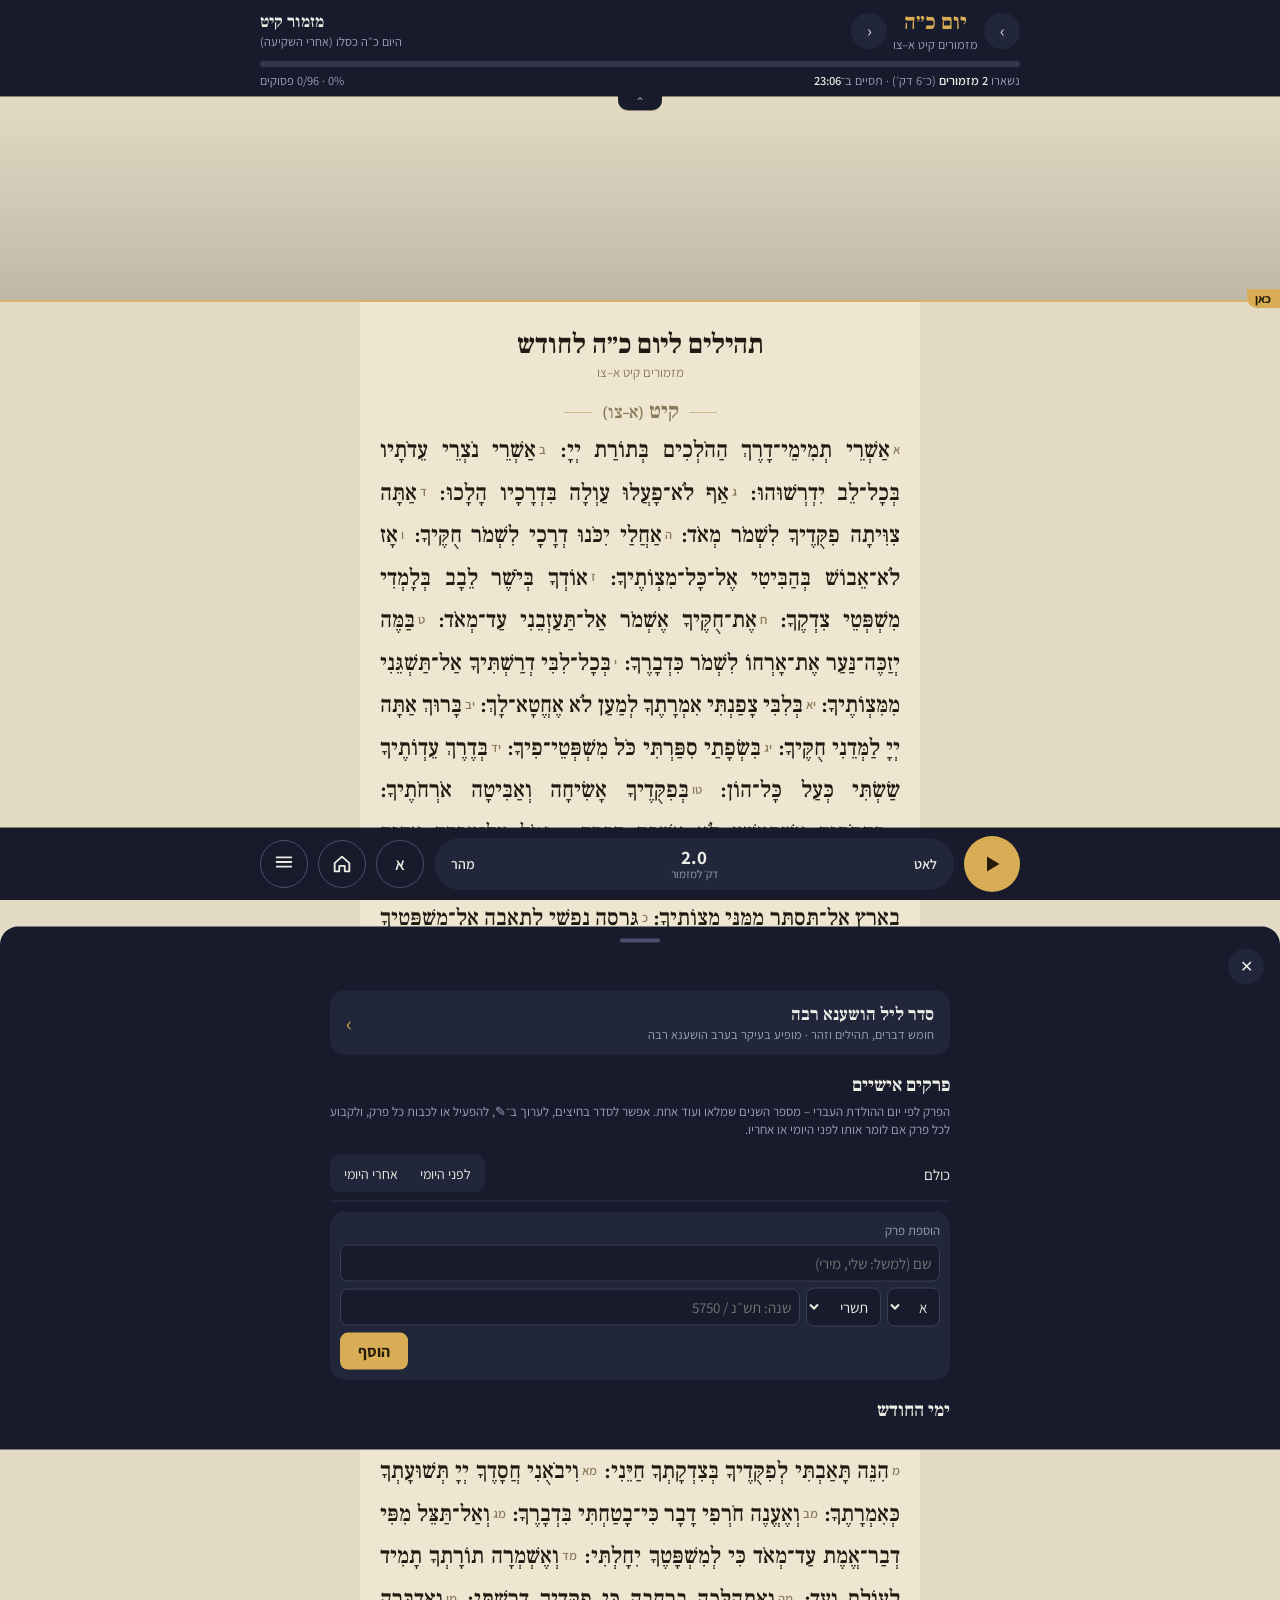
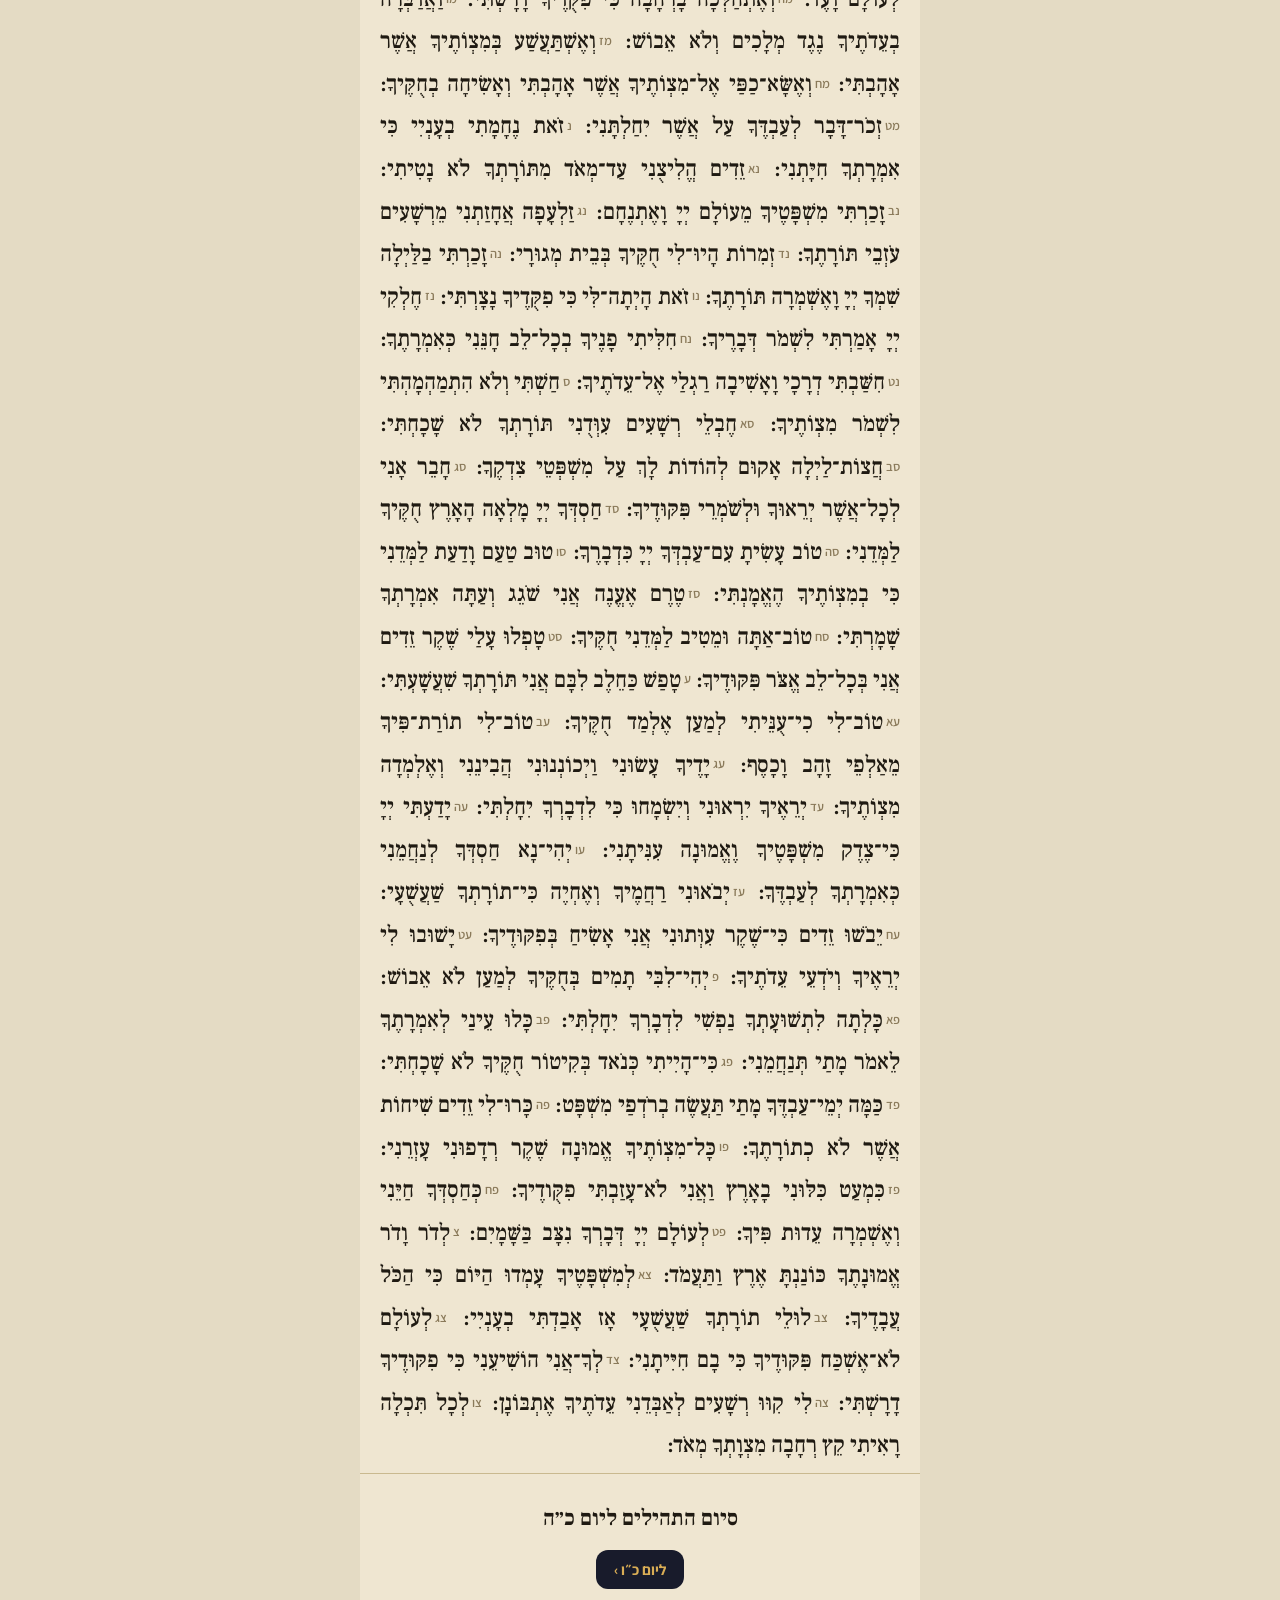
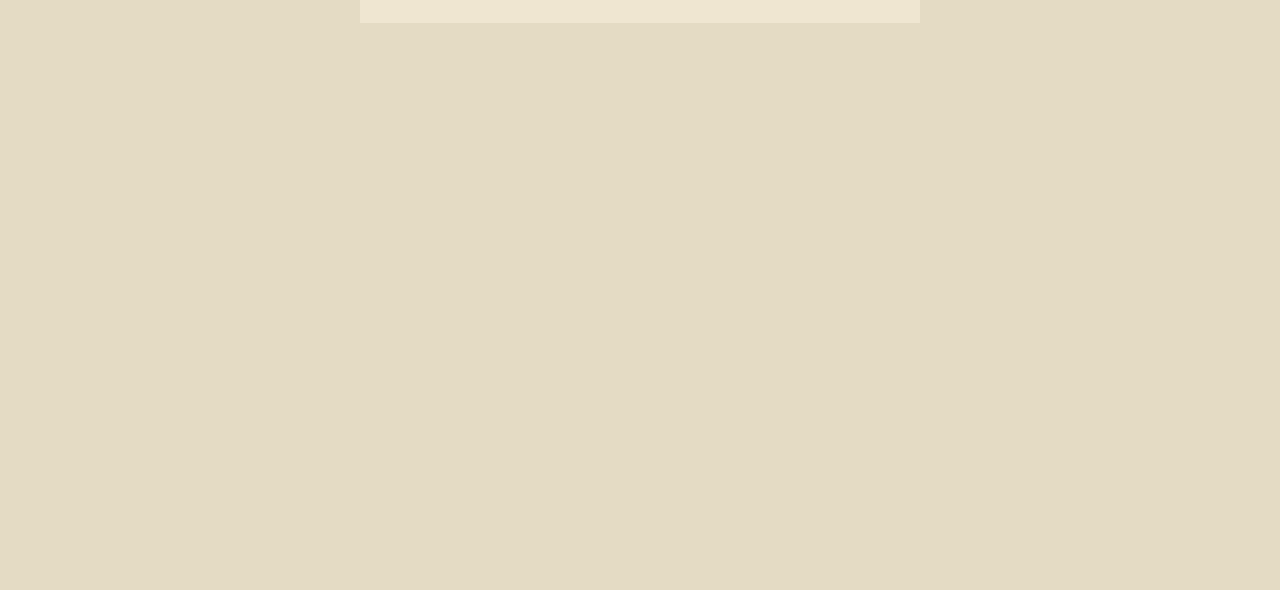
<file: tehillim.html>
<!doctype html>
<html lang="he" dir="rtl" translate="no">
<head>
<meta charset="utf-8">
<meta name="google" content="notranslate">
<link rel="manifest" href="manifest.json">
<meta name="theme-color" content="#181b2b">
<link rel="apple-touch-icon" href="icon-192.png">
<meta name="viewport" content="width=device-width, initial-scale=1, viewport-fit=cover">
<title>תהילים יומי</title>
<link rel="preconnect" href="https://fonts.googleapis.com">
<link rel="preconnect" href="https://fonts.gstatic.com" crossorigin>
<link href="https://fonts.googleapis.com/css2?family=Frank+Ruhl+Libre:wght@500;700&family=Assistant:wght@400;600;700&display=swap" rel="stylesheet">
<style>
:root{
  --k:1;
  --night:#181b2b; --night2:#22263a; --ink:#ecebe4; --muted:#9aa0b8;
  --willow:#86a86a; --gold:#d9ad55;
  --paper:#efe6d1; --pagebg:#e4dbc4; --text:#1f1a12; --textmuted:#8a7a5a; --rule:#c9b98f;
  --ui:"Assistant","Segoe UI",Arial,sans-serif;
  --serif:"Frank Ruhl Libre","David","Times New Roman",serif;
  --fs:calc(23px*var(--k)); --pw:calc(560px*var(--k));
}
:root[data-theme="dark"]{ --pagebg:#0f0e0b; --paper:#16140f; --text:#e6dcc6; --textmuted:#a39370; --rule:#4a4130; }
@media (prefers-color-scheme: dark){ :root:not([data-theme="light"]){ --pagebg:#0f0e0b; --paper:#16140f; --text:#e6dcc6; --textmuted:#a39370; --rule:#4a4130; } }
*,*::before,*::after{box-sizing:border-box}
body{margin:0;background:var(--pagebg);font-family:var(--ui);color:var(--ink);-webkit-tap-highlight-color:transparent}
button{font:inherit;color:inherit;cursor:pointer}
button:focus-visible{outline:calc(2px*var(--k)) solid var(--gold);outline-offset:calc(2px*var(--k))}

.top{position:fixed;top:0;left:0;right:0;z-index:20;background:var(--night);padding:calc(env(safe-area-inset-top,calc(0px*var(--k))) + calc(8px*var(--k))) calc(14px*var(--k)) 0;box-shadow:0 calc(1px*var(--k)) 0 #0006}
.row1{display:flex;align-items:center;justify-content:space-between;gap:calc(10px*var(--k));max-width:calc(760px*var(--k));margin:0 auto}
.day{display:flex;align-items:center;gap:calc(6px*var(--k));min-width:0}
.day .arrow{width:calc(36px*var(--k));height:calc(36px*var(--k));border-radius:50%;border:0;background:var(--night2);font-size:calc(18px*var(--k));line-height:1;flex:none}
.day .dt{text-align:center;min-width:0}
.day .dt b{display:block;font-family:var(--serif);font-size:calc(22px*var(--k));color:var(--gold);white-space:nowrap}
.day .dt span{display:block;font-size:calc(12.5px*var(--k));color:var(--muted);white-space:nowrap}
.where{text-align:left;min-width:0}
.where .sec{font-family:var(--serif);font-weight:700;font-size:calc(17px*var(--k));white-space:nowrap}
.where .pct{font-size:calc(12.5px*var(--k));color:var(--muted);white-space:nowrap}
.today{border:calc(1px*var(--k)) solid #4a4f6b;background:transparent;border-radius:calc(14px*var(--k));padding:calc(3px*var(--k)) calc(10px*var(--k));font-size:calc(12.5px*var(--k));margin-top:calc(3px*var(--k))}
.bar{position:relative;height:calc(6px*var(--k));margin:calc(8px*var(--k)) auto 0;max-width:calc(760px*var(--k));background:#34384f;border-radius:calc(3px*var(--k))}
.bar .fill{position:absolute;top:0;bottom:0;right:0;background:var(--willow);border-radius:calc(3px*var(--k))}
.bar .tick{position:absolute;top:-2px;width:calc(1px*var(--k));height:calc(10px*var(--k));background:#ffffff55}
.eta{max-width:calc(760px*var(--k));margin:0 auto;padding:calc(5px*var(--k)) 0 calc(7px*var(--k));font-size:calc(12.5px*var(--k));color:var(--muted);display:flex;justify-content:space-between;gap:calc(8px*var(--k))}
.eta b{color:var(--ink);font-weight:600}

#scroller{padding-bottom:calc(var(--dockH,calc(76px*var(--k))) + 55vh)}
#doc{margin:0 auto;width:min(100%, var(--pw))}
.t{background:var(--paper);color:var(--text);font-family:var(--serif);padding:0 calc(20px*var(--k))}
.t.head{padding-top:calc(26px*var(--k));padding-bottom:calc(4px*var(--k));text-align:center}
.t.head h3{font-size:calc(var(--fs) * 1.2);margin:0;font-weight:700}
.t.head small{display:block;font-family:var(--ui);font-size:calc(13px*var(--k));color:var(--textmuted);margin-top:calc(2px*var(--k))}
.t.ch{padding-top:calc(12px*var(--k));padding-bottom:calc(6px*var(--k))}
.t.ch .n{display:block;text-align:center;font-weight:700;font-size:calc(var(--fs) * .95);color:var(--textmuted);margin-bottom:calc(4px*var(--k))}
.t.ch .n::before,.t.ch .n::after{content:"";display:inline-block;width:calc(28px*var(--k));height:calc(1px*var(--k));background:var(--rule);vertical-align:middle;margin:0 calc(10px*var(--k))}
.t.ch p{margin:0;font-size:var(--fs);line-height:1.85;text-align:justify;font-weight:500}
.t.ch .v{font-family:var(--ui);font-size:.55em;color:var(--textmuted);font-weight:600;margin-left:calc(3px*var(--k));vertical-align:.25em}
.t.end{padding:calc(30px*var(--k)) calc(20px*var(--k)) calc(34px*var(--k));text-align:center;font-family:var(--ui);color:var(--textmuted);font-size:calc(14px*var(--k));border-top:calc(1px*var(--k)) solid var(--rule)}
.t.end b{display:block;font-family:var(--serif);font-size:calc(22px*var(--k));color:var(--text);margin-bottom:calc(4px*var(--k))}
.t.end button{margin-top:calc(14px*var(--k));border:0;background:var(--night);color:var(--gold);font-weight:700;border-radius:calc(12px*var(--k));padding:calc(10px*var(--k)) calc(18px*var(--k));font-size:calc(15px*var(--k))}

.shade{position:fixed;left:0;right:0;z-index:5;pointer-events:none;background:linear-gradient(to bottom, rgba(24,27,43,0), rgba(24,27,43,.18))}
.line{position:fixed;left:0;right:0;z-index:6;height:0;pointer-events:none}
.line::before{content:"";position:absolute;left:0;right:0;top:-1px;border-top:calc(2px*var(--k)) solid var(--gold);opacity:.85}
.line .tab{position:absolute;right:0;top:-12px;background:var(--gold);color:#241c08;font-size:calc(12px*var(--k));font-weight:700;padding:calc(2px*var(--k)) calc(9px*var(--k)) calc(2px*var(--k)) calc(8px*var(--k));border-radius:0 0 0 calc(10px*var(--k))}

.dock{position:fixed;bottom:0;left:0;right:0;z-index:20;background:var(--night);padding:calc(8px*var(--k)) calc(12px*var(--k)) calc(env(safe-area-inset-bottom,calc(0px*var(--k))) + calc(8px*var(--k)));box-shadow:0 -1px 0 #0006}
.dock-in{max-width:calc(760px*var(--k));margin:0 auto;display:flex;align-items:center;gap:calc(10px*var(--k))}
.play{width:calc(56px*var(--k));height:calc(56px*var(--k));border-radius:50%;border:0;background:var(--gold);color:#241c08;display:grid;place-items:center;flex:none}
.play svg{width:calc(24px*var(--k));height:calc(24px*var(--k))}
.speed{display:flex;align-items:center;background:var(--night2);border-radius:calc(28px*var(--k));padding:calc(4px*var(--k));flex:1;min-width:0;justify-content:space-between}
.speed button{width:calc(50px*var(--k));height:calc(44px*var(--k));border:0;border-radius:calc(22px*var(--k));background:transparent;font-size:calc(14px*var(--k));font-weight:600}
.speed .val{text-align:center;line-height:1.1}
.speed .val b{font-size:calc(19px*var(--k));font-variant-numeric:tabular-nums}
.speed .val span{display:block;white-space:nowrap;font-size:calc(11.5px*var(--k));color:var(--muted)}
.ctl{height:calc(48px*var(--k));border-radius:calc(24px*var(--k));border:calc(1.5px*var(--k)) solid #4a4f6b;background:transparent;padding:0 calc(12px*var(--k));font-size:calc(13px*var(--k));font-weight:600;flex:none;line-height:1.1}
.ctl.icon{width:calc(48px*var(--k));padding:0;font-size:calc(17px*var(--k))}
.hrban{position:fixed;left:0;right:0;z-index:19;display:flex;align-items:center;gap:calc(12px*var(--k));background:var(--gold);color:#241c08;text-decoration:none;padding:calc(9px*var(--k)) calc(16px*var(--k))}
.hrban[hidden]{display:none}
.hrban span{flex:1;min-width:0}
.hrban b{display:block;font-family:var(--serif);font-size:calc(18px*var(--k))}
.hrban small{display:block;font-size:calc(12.5px*var(--k))}
.hrban i{font-style:normal;font-weight:700;background:#241c08;color:var(--gold);border-radius:calc(12px*var(--k));padding:calc(7px*var(--k)) calc(14px*var(--k));white-space:nowrap}
.veil{position:fixed;inset:0;background:#0008;z-index:30;opacity:0;pointer-events:none;transition:opacity .2s}
.veil.open{opacity:1;pointer-events:auto}
.sheet{position:fixed;left:0;right:0;bottom:0;z-index:31;background:var(--night);max-height:86vh;overflow:auto;border-radius:calc(18px*var(--k)) calc(18px*var(--k)) 0 0;transform:translateY(105%);transition:transform .25s ease;padding:calc(6px*var(--k)) calc(16px*var(--k)) calc(env(safe-area-inset-bottom,calc(0px*var(--k))) + calc(20px*var(--k)))}
.sheet.open{transform:none}
.sheet>*{max-width:calc(620px*var(--k));margin-left:auto;margin-right:auto}
.grab{width:calc(40px*var(--k));height:calc(4px*var(--k));border-radius:calc(2px*var(--k));background:#4a4f6b;margin:calc(6px*var(--k)) auto calc(12px*var(--k))}
.sheet h2{font-family:var(--serif);font-size:calc(19px*var(--k));margin:calc(18px*var(--k)) auto calc(8px*var(--k));font-weight:700}
.opt{display:flex;align-items:center;gap:calc(12px*var(--k));text-decoration:none;color:var(--ink);background:var(--night2);border-radius:calc(14px*var(--k));padding:calc(12px*var(--k)) calc(16px*var(--k))}
.opt span{flex:1}
.opt b{display:block;font-family:var(--serif);font-size:calc(18px*var(--k))}
.opt small{display:block;font-size:calc(12.5px*var(--k));color:var(--muted)}
.opt i{font-style:normal;color:var(--gold);font-size:calc(22px*var(--k))}
.days{display:grid;grid-template-columns:repeat(6,1fr);gap:calc(6px*var(--k))}
.days button{border:0;background:var(--night2);border-radius:calc(10px*var(--k));padding:calc(8px*var(--k)) 0;font-family:var(--serif);font-size:calc(17px*var(--k))}
.days button.cur{outline:calc(2px*var(--k)) solid var(--gold)}
.days button.done{color:var(--willow)}
.close{display:block;margin:-6px 0 6px auto!important;border:0;background:var(--night2);width:calc(36px*var(--k));height:calc(36px*var(--k));border-radius:50%;font-size:calc(16px*var(--k))}
.hint{color:var(--muted);font-size:calc(13px*var(--k));margin:-2px auto calc(8px*var(--k));line-height:1.4}
.tg{display:flex;align-items:center;justify-content:space-between;gap:calc(10px*var(--k));padding:calc(8px*var(--k)) 0;border-bottom:calc(1px*var(--k)) solid #2c3046;font-size:calc(15px*var(--k))}
.seg{display:flex;background:var(--night2);border-radius:calc(10px*var(--k));padding:calc(3px*var(--k))}
.seg button{border:0;background:transparent;padding:calc(7px*var(--k)) calc(11px*var(--k));border-radius:calc(8px*var(--k));font-size:calc(14px*var(--k))}
.seg button.on{background:#3a3f58}
.ppl li.off .who,.ppl li.off small{opacity:.45}
.ppl .who{flex:1;min-width:0;display:flex;flex-direction:column}
.ppl .on{width:calc(20px*var(--k));height:calc(20px*var(--k));accent-color:var(--gold);flex:none}
.ppl .ord{display:flex;flex-direction:column}
.ppl .ord button{color:var(--muted);font-size:calc(12px*var(--k));padding:calc(3px*var(--k)) calc(8px*var(--k));line-height:1}
.ppl .ord button:disabled{opacity:.25}
.ppl button.ed{color:var(--ink)}
.ppl button.pos{border:calc(1px*var(--k)) solid #3a3f58;border-radius:calc(12px*var(--k));padding:calc(3px*var(--k)) calc(8px*var(--k));font-size:calc(12.5px*var(--k));color:var(--gold);flex:none}
.ppl .sp{display:inline-block;width:calc(64px*var(--k))}
.addttl{font-size:calc(13px*var(--k));color:var(--muted);margin-bottom:calc(6px*var(--k))}
.add.editing{outline:calc(2px*var(--k)) solid var(--gold)}
.add button.ghost{background:transparent;color:var(--muted);border:calc(1px*var(--k)) solid #4a4f6b}
.ppl small{color:var(--gold);font-family:var(--serif);font-size:calc(16px*var(--k));margin-inline-start:auto}
.ppl{list-style:none;padding:0;margin:0 auto}
.ppl li{display:flex;align-items:center;gap:calc(10px*var(--k));padding:calc(9px*var(--k)) calc(2px*var(--k));border-bottom:calc(1px*var(--k)) solid #2c3046;font-size:calc(16px*var(--k))}
.ppl li span{color:var(--muted);font-size:calc(13px*var(--k))}
.ppl button{border:0;background:transparent;color:#e07a62;font-size:calc(18px*var(--k));padding:0 calc(6px*var(--k))}
.add{background:var(--night2);border-radius:calc(14px*var(--k));padding:calc(10px*var(--k));margin-top:calc(10px*var(--k))}
.add input,.add select{background:var(--night);color:var(--ink);border:calc(1px*var(--k)) solid #3a3f58;border-radius:calc(8px*var(--k));padding:calc(8px*var(--k));font:inherit;font-size:calc(15px*var(--k));min-width:0}
.add>input{width:100%}
.addrow{display:flex;gap:calc(6px*var(--k));margin-top:calc(6px*var(--k));align-items:center}
.addrow input{flex:1}
.addrow .prev{flex:1;color:var(--gold);font-size:calc(14px*var(--k))}
.add button{border:0;background:var(--gold);color:#241c08;font-weight:700;border-radius:calc(8px*var(--k));padding:calc(8px*var(--k)) calc(18px*var(--k))}
.toast{position:fixed;left:50%;transform:translateX(-50%);bottom:calc(var(--dockH,calc(76px*var(--k))) + calc(18px*var(--k)));z-index:25;background:#2c3046;color:var(--ink);padding:calc(9px*var(--k)) calc(16px*var(--k));border-radius:calc(20px*var(--k));font-size:calc(14px*var(--k));opacity:0;transition:opacity .25s;pointer-events:none;white-space:nowrap}
.toast.show{opacity:1}
@media (max-width:380px){ .day .dt b{font-size:calc(19px*var(--k))} .ctl{padding:0 calc(9px*var(--k));font-size:calc(12px*var(--k))} }
@media (max-width:420px){ .speed button{width:calc(40px*var(--k))} .dock-in{gap:calc(7px*var(--k))} }
</style>
</head>
<body>
<header class="top" id="top">
  <div class="row1">
    <div class="day">
      <button class="arrow" id="prev" aria-label="יום קודם">›</button>
      <div class="dt"><b id="dayTitle">יום א׳</b><span id="dayRange"></span></div>
      <button class="arrow" id="next" aria-label="יום הבא">‹</button>
    </div>
    <div class="where">
      <div class="sec" id="curCh"></div>
      <div class="pct" id="hdate"></div>
      <button class="today" id="today" hidden>חזרה להיום</button>
    </div>
  </div>
  <div class="bar" id="bar"><div class="fill" id="fill"></div></div>
  <div class="eta"><span id="left"></span><span id="pct"></span></div>
</header>

<a class="hrban" id="hrban" href="hoshana.html" hidden><span><b id="hrT">ליל הושענא רבה</b><small>חומש דברים, תהילים וזהר – עם ספירה לחצות</small></span><i>פתח ›</i></a>
<div class="shade" id="shade"></div>
<div class="line" id="line"><span class="tab">כאן</span></div>
<main id="scroller"><div id="doc"></div></main>

<nav class="dock" id="dock">
  <div class="dock-in">
    <button class="play" id="play" aria-label="הפעל גלילה"><svg viewBox="0 0 24 24" id="playIco"><path d="M7 4.5v15l12.5-7.5z" fill="currentColor"/></svg></button>
    <div class="speed">
      <button id="slower">לאט</button>
      <div class="val"><b id="spd">2.0</b><span>דק׳ למזמור</span></div>
      <button id="faster">מהר</button>
    </div>
    <button class="ctl icon" id="font" aria-label="גודל אותיות">א</button>
    <a class="ctl icon" href="./" aria-label="מסך הבית" style="display:grid;place-items:center;color:inherit"><svg viewBox="0 0 24 24" width="22" height="22"><path d="M4 11l8-7 8 7v9h-5v-6H9v6H4z" fill="none" stroke="currentColor" stroke-width="2" stroke-linejoin="round"/></svg></a>
    <button class="ctl icon" id="menu" aria-label="תפריט"><svg viewBox="0 0 24 24" width="22" height="22"><path d="M4 7h16M4 12h16M4 17h16" stroke="currentColor" stroke-width="2" stroke-linecap="round"/></svg></button>
  </div>
</nav>
<div class="veil" id="veil"></div>
<section class="sheet" id="sheet" aria-label="תפריט">
  <div class="grab" id="grab"></div>
  <button class="close" id="closeS" aria-label="סגור">✕</button>
  <a class="opt" href="hoshana.html"><span><b>סדר ליל הושענא רבה</b><small>חומש דברים, תהילים וזהר · מופיע בעיקר בערב הושענא רבה</small></span><i>›</i></a>
  <h2>פרקים אישיים</h2>
  <p class="hint">הפרק לפי יום ההולדת העברי – מספר השנים שמלאו ועוד אחת. אפשר לסדר בחיצים, לערוך ב־✎, להפעיל או לכבות כל פרק, ולקבוע לכל פרק אם לומר אותו לפני היומי או אחריו.</p>
  <div class="tg"><span>כולם</span><div class="seg" id="pplPos"><button data-v="before">לפני היומי</button><button data-v="after">אחרי היומי</button></div></div>
  <ul class="ppl" id="ppl"></ul>
  <div class="add" id="addBox">
    <div class="addttl" id="addTtl">הוספת פרק</div>
    <input id="pName" placeholder="שם (למשל: שלי, מירי)">
    <div class="addrow"><select id="pDay"></select><select id="pMonth"></select><input id="pYear" placeholder="שנה: תש״נ / 5750" inputmode="text"></div>
    <div class="addrow"><span id="pPrev" class="prev"></span><button class="ghost" id="pCancel" hidden>ביטול</button><button id="pAdd">הוסף</button></div>
  </div>
  <h2>ימי החודש</h2>
  <div class="days" id="days"></div>
</section>
<div class="toast" id="toast"></div>

<script>
const TEH=[["אַשְׁרֵי־הָאִישׁ אֲשֶׁר לֹא הָלַךְ בַּעֲצַת רְשָׁעִים וּבְדֶרֶךְ חַטָּאִים לֹא עָמָד וּבְמוֹשַׁב לֵצִים לֹא יָשָׁב:", "כִּי אִם בְּתוֹרַת יְיָ חֶפְצוֹ וּבְתוֹרָתוֹ יֶהְגֶּה יוֹמָם וָלָיְלָה:", "וְהָיָה כְּעֵץ שָׁתוּל עַל־פַּלְגֵי מָיִם אֲשֶׁר פִּרְיוֹ יִתֵּן בְּעִתּוֹ וְעָלֵהוּ לֹא־יִבּוֹל וְכֹל אֲשֶׁר־יַעֲשֶׂה יַצְלִיחַ:", "לֹא־כֵן הָרְשָׁעִים כִּי אִם־כַּמֹּץ אֲשֶׁר־תִּדְּפֶנּוּ רוּחַ:", "עַל־כֵּן לֹא־יָקֻמוּ רְשָׁעִים בַּמִּשְׁפָּט וְחַטָּאִים בַּעֲדַת צַדִּיקִים:", "כִּי־יוֹדֵעַ יְיָ דֶּרֶךְ צַדִּיקִים וְדֶרֶךְ רְשָׁעִים תֹּאבֵד:"], ["לָמָּה רָגְשׁוּ גוֹיִם וּלְאֻמִּים יֶהְגּוּ־רִיק:", "יִתְיַצְּבוּ מַלְכֵי־אֶרֶץ וְרוֹזְנִים נוֹסְדוּ־יָחַד עַל־יְיָ וְעַל־מְשִׁיחוֹ:", "נְנַתְּקָה אֶת־מוֹסְרוֹתֵימוֹ וְנַשְׁלִיכָה מִמֶּנּוּ עֲבֹתֵימוֹ:", "יוֹשֵׁב בַּשָּׁמַיִם יִשְׂחָק אֲדֹנָי יִלְעַג־לָמוֹ:", "אָז יְדַבֵּר אֵלֵימוֹ בְאַפּוֹ וּבַחֲרוֹנוֹ יְבַהֲלֵמוֹ:", "וַאֲנִי נָסַכְתִּי מַלְכִּי עַל־צִיּוֹן הַר־קָדְשִׁי:", "אֲסַפְּרָה אֶל חֹק יְיָ אָמַר אֵלַי בְּנִי אַתָּה אֲנִי הַיּוֹם יְלִדְתִּיךָ:", "שְׁאַל מִמֶּנִּי וְאֶתְּנָה גוֹיִם נַחֲלָתֶךָ וַאֲחֻזָּתְךָ אַפְסֵי־אָרֶץ:", "תְּרֹעֵם בְּשֵׁבֶט בַּרְזֶל כִּכְלִי יוֹצֵר תְּנַפְּצֵם:", "וְעַתָּה מְלָכִים הַשְׂכִּילוּ הִוָּסְרוּ שֹׁפְטֵי אָרֶץ:", "עִבְדוּ אֶת־יְיָ בְּיִרְאָה וְגִילוּ בִּרְעָדָה:", "נַשְּׁקוּ־בַר פֶּן־יֶאֱנַף וְתֹאבְדוּ דֶרֶךְ כִּי־יִבְעַר כִּמְעַט אַפּוֹ אַשְׁרֵי כָּל־חוֹסֵי בוֹ:"], ["מִזְמוֹר לְדָוִד בְּבָרְחוֹ מִפְּנֵי אַבְשָׁלוֹם בְּנוֹ:", "יְיָ מָה־רַבּוּ צָרָי רַבִּים קָמִים עָלָי:", "רַבִּים אֹמְרִים לְנַפְשִׁי אֵין יְשׁוּעָתָה לּוֹ בֵאלֹהִים סֶלָה:", "וְאַתָּה יְיָ מָגֵן בַּעֲדִי כְּבוֹדִי וּמֵרִים רֹאשִׁי:", "קוֹלִי אֶל־יְיָ אֶקְרָא וַיַּעֲנֵנִי מֵהַר קָדְשׁוֹ סֶלָה:", "אֲנִי שָׁכַבְתִּי וָאִישָׁנָה הֱקִיצוֹתִי כִּי יְיָ יִסְמְכֵנִי:", "לֹא־אִירָא מֵרִבְבוֹת עָם אֲשֶׁר סָבִיב שָׁתוּ עָלָי:", "קוּמָה יְיָ הוֹשִׁיעֵנִי אֱלֹהַי כִּי־הִכִּיתָ אֶת־כָּל־אֹיְבַי לֶחִי שִׁנֵּי רְשָׁעִים שִׁבַּרְתָּ:", "לַיְיָ הַיְשׁוּעָה עַל־עַמְּךָ בִרְכָתֶךָ סֶּלָה:"], ["לַמְנַצֵּחַ בִּנְגִינוֹת מִזְמוֹר לְדָוִד:", "בְּקָרְאִי עֲנֵנִי אֱלֹהֵי צִדְקִי בַּצָּר הִרְחַבְתָּ לִּי חָנֵּנִי וּשְׁמַע תְּפִלָּתִי:", "בְּנֵי אִישׁ עַד־מֶה כְבוֹדִי לִכְלִמָּה תֶּאֱהָבוּן רִיק תְּבַקְשׁוּ כָזָב סֶלָה:", "וּדְעוּ כִּי־הִפְלָה יְיָ חָסִיד לוֹ יְיָ יִשְׁמַע בְּקָרְאִי אֵלָיו:", "רִגְזוּ וְאַל־תֶּחֱטָאוּ אִמְרוּ בִלְבַבְכֶם עַל־מִשְׁכַּבְכֶם וְדֹמּוּ סֶלָה:", "זִבְחוּ זִבְחֵי־צֶדֶק וּבִטְחוּ אֶל־יְיָ:", "רַבִּים אֹמְרִים מִי־יַרְאֵנוּ טוֹב נְסָה־עָלֵינוּ אוֹר פָּנֶיךָ יְיָ:", "נָתַתָּה שִׂמְחָה בְלִבִּי מֵעֵת דְּגָנָם וְתִירוֹשָׁם רָבּוּ:", "בְּשָׁלוֹם יַחְדָּו אֶשְׁכְּבָה וְאִישָׁן כִּי־אַתָּה יְיָ לְבָדָד לָבֶטַח תּוֹשִׁיבֵנִי:"], ["לַמְנַצֵּחַ אֶל־הַנְּחִילוֹת מִזְמוֹר לְדָוִד:", "אֲמָרַי הַאֲזִינָה יְיָ בִּינָה הֲגִיגִי:", "הַקְשִׁיבָה לְקוֹל שַׁוְעִי מַלְכִּי וֵאלֹהָי כִּי־אֵלֶיךָ אֶתְפַּלָּל:", "יְיָ בֹּקֶר תִּשְׁמַע קוֹלִי בֹּקֶר אֶעֱרָךְ־לְךָ וַאֲצַפֶּה:", "כִּי לֹא אֵל־חָפֵץ רֶשַׁע אָתָּה לֹא יְגֻרְךָ רָע:", "לֹא־יִתְיַצְּבוּ הוֹלְלִים לְנֶגֶד עֵינֶיךָ שָׂנֵאתָ כָּל־פֹּעֲלֵי אָוֶן:", "תְּאַבֵּד דֹּבְרֵי כָזָב אִישׁ־דָּמִים וּמִרְמָה יְתָעֵב יְיָ:", "וַאֲנִי בְּרֹב חַסְדְּךָ אָבוֹא בֵיתֶךָ אֶשְׁתַּחֲוֶה אֶל־הֵיכַל־קָדְשְׁךָ בְּיִרְאָתֶךָ:", "יְיָ נְחֵנִי בְצִדְקָתֶךָ לְמַעַן שׁוֹרְרָי הַיְשַׁר לְפָנַי דַּרְכֶּךָ:", "כִּי אֵין בְּפִיהוּ נְכוֹנָה קִרְבָּם הַוּוֹת קֶבֶר־פָּתוּחַ גְּרוֹנָם לְשׁוֹנָם יַחֲלִיקוּן:", "הַאֲשִׁימֵם אֱלֹהִים יִפְּלוּ מִמֹּעֲצוֹתֵיהֶם בְּרֹב פִּשְׁעֵיהֶם הַדִּיחֵמוֹ כִּי־מָרוּ בָךְ:", "וְיִשְׂמְחוּ כָל־חוֹסֵי בָךְ לְעוֹלָם יְרַנֵּנוּ וְתָסֵךְ עָלֵימוֹ וְיַעְלְצוּ בְךָ אֹהֲבֵי שְׁמֶךָ:", "כִּי־אַתָּה תְּבָרֵךְ צַדִּיק יְיָ כַּצִּנָּה רָצוֹן תַּעְטְרֶנּוּ:"], ["לַמְנַצֵּחַ בִּנְגִינוֹת עַל־הַשְּׁמִינִית מִזְמוֹר לְדָוִד:", "יְיָ אַל־בְּאַפְּךָ תוֹכִיחֵנִי וְאַל־בַּחֲמָתְךָ תְיַסְּרֵנִי:", "חָנֵּנִי יְיָ כִּי אֻמְלַל אָנִי רְפָאֵנִי יְיָ כִּי נִבְהֲלוּ עֲצָמָי:", "וְנַפְשִׁי נִבְהֲלָה מְאֹד וְאַתָּה יְיָ עַד־מָתָי:", "שׁוּבָה יְיָ חַלְּצָה נַפְשִׁי הוֹשִׁיעֵנִי לְמַעַן חַסְדֶּךָ:", "כִּי אֵין בַּמָּוֶת זִכְרֶךָ בִּשְׁאוֹל מִי יוֹדֶה־לָּךְ:", "יָגַעְתִּי בְּאַנְחָתִי אַשְׂחֶה בְכָל־לַיְלָה מִטָּתִי בְּדִמְעָתִי עַרְשִׂי אַמְסֶה:", "עָשְׁשָׁה מִכַּעַס עֵינִי עָתְקָה בְּכָל־צוֹרְרָי:", "סוּרוּ מִמֶּנִּי כָּל־פֹּעֲלֵי אָוֶן כִּי־שָׁמַע יְיָ קוֹל בִּכְיִי:", "שָׁמַע יְיָ תְּחִנָּתִי יְיָ תְּפִלָּתִי יִקָּח:", "יֵבֹשׁוּ וְיִבָּהֲלוּ מְאֹד כָּל־אֹיְבָי יָשֻׁבוּ יֵבֹשׁוּ רָגַע:"], ["שִׁגָּיוֹן לְדָוִד אֲשֶׁר־שָׁר לַיְיָ עַל־דִּבְרֵי־כוּשׁ בֶּן־יְמִינִי:", "יְיָ אֱלֹהַי בְּךָ חָסִיתִי הוֹשִׁיעֵנִי מִכָּל־רֹדְפַי וְהַצִּילֵנִי:", "פֶּן־יִטְרֹף כְּאַרְיֵה נַפְשִׁי פֹּרֵק וְאֵין מַצִּיל:", "יְיָ אֱלֹהַי אִם־עָשִׂיתִי זֹאת אִם־יֶשׁ־עָוֶל בְּכַפָּי:", "אִם־גָּמַלְתִּי שׁוֹלְמִי רָע וָאֲחַלְּצָה צוֹרְרִי רֵיקָם:", "יִרַדֹּף אוֹיֵב נַפְשִׁי וְיַשֵּׂג וְיִרְמֹס לָאָרֶץ חַיָּי וּכְבוֹדִי לֶעָפָר יַשְׁכֵּן סֶלָה:", "קוּמָה יְיָ בְּאַפֶּךָ הִנָּשֵׂא בְּעַבְרוֹת צוֹרְרָי וְעוּרָה אֵלַי מִשְׁפָּט צִוִּיתָ:", "וַעֲדַת לְאֻמִּים תְּסוֹבְבֶךָּ וְעָלֶיהָ לַמָּרוֹם שׁוּבָה:", "יְיָ יָדִין עַמִּים שָׁפְטֵנִי יְיָ כְּצִדְקִי וּכְתֻמִּי עָלָי:", "יִגְמָר־נָא רַע רְשָׁעִים וּתְכוֹנֵן צַדִּיק וּבֹחֵן לִבּוֹת וּכְלָיוֹת אֱלֹהִים צַדִּיק:", "מָגִנִּי עַל־אֱלֹהִים מוֹשִׁיעַ יִשְׁרֵי־לֵב:", "אֱלֹהִים שׁוֹפֵט צַדִּיק וְאֵל זֹעֵם בְּכָל־יוֹם:", "אִם־לֹא יָשׁוּב חַרְבּוֹ יִלְטוֹשׁ קַשְׁתּוֹ דָרַךְ וַיְכוֹנְנֶהָ:", "וְלוֹ הֵכִין כְּלֵי־מָוֶת חִצָּיו לְדֹלְקִים יִפְעָל:", "הִנֵּה יְחַבֶּל־אָוֶן וְהָרָה עָמָל וְיָלַד שָׁקֶר:", "בּוֹר כָּרָה וַיַּחְפְּרֵהוּ וַיִּפֹּל בְּשַׁחַת יִפְעָל:", "יָשׁוּב עֲמָלוֹ בְרֹאשׁוֹ וְעַל קָדְקֳדוֹ חֲמָסוֹ יֵרֵד:", "אוֹדֶה יְיָ כְּצִדְקוֹ וַאֲזַמְּרָה שֵׁם־יְיָ עֶלְיוֹן:"], ["לַמְנַצֵּחַ עַל־הַגִּתִּית מִזְמוֹר לְדָוִד:", "יְיָ אֲדֹנֵינוּ מָה־אַדִּיר שִׁמְךָ בְּכָל־הָאָרֶץ אֲשֶׁר תְּנָה הוֹדְךָ עַל־הַשָּׁמָיִם:", "מִפִּי עוֹלְלִים וְיֹנְקִים יִסַּדְתָּ עֹז לְמַעַן צוֹרְרֶיךָ לְהַשְׁבִּית אוֹיֵב וּמִתְנַקֵּם:", "כִּי־אֶרְאֶה שָׁמֶיךָ מַעֲשֵׂי אֶצְבְּעֹתֶיךָ יָרֵחַ וְכוֹכָבִים אֲשֶׁר כּוֹנָנְתָּה:", "מָה־אֱנוֹשׁ כִּי־תִזְכְּרֶנּוּ וּבֶן־אָדָם כִּי תִפְקְדֶנּוּ:", "וַתְּחַסְּרֵהוּ מְּעַט מֵאֱלֹהִים וְכָבוֹד וְהָדָר תְּעַטְּרֵהוּ:", "תַּמְשִׁילֵהוּ בְּמַעֲשֵׂי יָדֶיךָ כֹּל שַׁתָּה תַחַת־רַגְלָיו:", "צֹנֶה וַאֲלָפִים כֻּלָּם וְגַם בַּהֲמוֹת שָׂדָי:", "צִפּוֹר שָׁמַיִם וּדְגֵי הַיָּם עֹבֵר אָרְחוֹת יַמִּים:", "יְיָ אֲדֹנֵינוּ מָה־אַדִּיר שִׁמְךָ בְּכָל־הָאָרֶץ:"], ["לַמְנַצֵּחַ עַלְמוּת לַבֵּן מִזְמוֹר לְדָוִד:", "אוֹדֶה יְיָ בְּכָל־לִבִּי אֲסַפְּרָה כָּל־נִפְלְאוֹתֶיךָ:", "אֶשְׂמְחָה וְאֶעֶלְצָה בָךְ אֲזַמְּרָה שִׁמְךָ עֶלְיוֹן:", "בְּשׁוּב־אוֹיְבַי אָחוֹר יִכָּשְׁלוּ וְיֹאבְדוּ מִפָּנֶיךָ:", "כִּי־עָשִׂיתָ מִשְׁפָּטִי וְדִינִי יָשַׁבְתָּ לְכִסֵּא שׁוֹפֵט צֶדֶק:", "גָּעַרְתָּ גוֹיִם אִבַּדְתָּ רָשָׁע שְׁמָם מָחִיתָ לְעוֹלָם וָעֶד:", "הָאוֹיֵב תַּמּוּ חֳרָבוֹת לָנֶצַח וְעָרִים נָתַשְׁתָּ אָבַד זִכְרָם הֵמָּה:", "וַיְיָ לְעוֹלָם יֵשֵׁב כּוֹנֵן לַמִּשְׁפָּט כִּסְאוֹ:", "וְהוּא יִשְׁפֹּט־תֵּבֵל בְּצֶדֶק יָדִין לְאֻמִּים בְּמֵישָׁרִים:", "וִיהִי יְיָ מִשְׂגָּב לַדָּךְ מִשְׂגָּב לְעִתּוֹת בַּצָּרָה:", "וְיִבְטְחוּ בְךָ יוֹדְעֵי שְׁמֶךָ כִּי לֹא־עָזַבְתָּ דֹרְשֶׁיךָ יְיָ:", "זַמְּרוּ לַיְיָ יֹשֵׁב צִיּוֹן הַגִּידוּ בָעַמִּים עֲלִילוֹתָיו:", "כִּי־דֹרֵשׁ דָּמִים אוֹתָם זָכָר לֹא־שָׁכַח צַעֲקַת עֲנָוִים:", "חָנְנֵנִי יְיָ רְאֵה עָנְיִי מִשֹּׂנְאָי מְרוֹמְמִי מִשַּׁעֲרֵי מָוֶת:", "לְמַעַן אֲסַפְּרָה כָּל־תְּהִלָּתֶיךָ בְּשַׁעֲרֵי בַת־צִיּוֹן אָגִילָה בִּישׁוּעָתֶךָ:", "טָבְעוּ גוֹיִם בְּשַׁחַת עָשׂוּ בְּרֶשֶׁת־זוּ טָמָנוּ נִלְכְּדָה רַגְלָם:", "נוֹדַע יְיָ מִשְׁפָּט עָשָׂה בְּפֹעַל כַּפָּיו נוֹקֵשׁ רָשָׁע הִגָּיוֹן סֶלָה:", "יָשׁוּבוּ רְשָׁעִים לִשְׁאוֹלָה כָּל־גּוֹיִם שְׁכֵחֵי אֱלֹהִים:", "כִּי לֹא לָנֶצַח יִשָּׁכַח אֶבְיוֹן תִּקְוַת עֲנִיִּים תֹּאבַד לָעַד:", "קוּמָה יְיָ אַל־יָעֹז אֱנוֹשׁ יִשָּׁפְטוּ גוֹיִם עַל־פָּנֶיךָ:", "שִׁיתָה יְיָ מוֹרָה לָהֶם יֵדְעוּ גוֹיִם אֱנוֹשׁ הֵמָּה סֶּלָה:"], ["לָמָה יְיָ תַּעֲמֹד בְּרָחוֹק תַּעְלִים לְעִתּוֹת בַּצָּרָה:", "בְּגַאֲוַת רָשָׁע יִדְלַק עָנִי יִתָּפְשׂוּ בִּמְזִמּוֹת זוּ חָשָׁבוּ:", "כִּי־הִלֵּל רָשָׁע עַל־תַּאֲוַת נַפְשׁוֹ וּבֹצֵעַ בֵּרֵךְ נִאֵץ יְיָ:", "רָשָׁע כְּגֹבַהּ אַפּוֹ בַּל־יִדְרֹשׁ אֵין אֱלֹהִים כָּל־מְזִמּוֹתָיו:", "יָחִילוּ דְרָכָיו בְּכָל־עֵת מָרוֹם מִשְׁפָּטֶיךָ מִנֶּגְדּוֹ כָּל־צוֹרְרָיו יָפִיחַ בָּהֶם:", "אָמַר בְּלִבּוֹ בַּל־אֶמּוֹט לְדֹר וָדֹר אֲשֶׁר לֹא־בְרָע:", "אָלָה פִּיהוּ מָלֵא וּמִרְמוֹת וָתֹךְ תַּחַת לְשׁוֹנוֹ עָמָל וָאָוֶן:", "יֵשֵׁב בְּמַאְרַב חֲצֵרִים בַּמִּסְתָּרִים יַהֲרֹג נָקִי עֵינָיו לְחֵלְכָה יִצְפֹּנוּ:", "יֶאֱרֹב בַּמִּסְתָּר כְּאַרְיֵה בְסֻכֹּה יֶאֱרֹב לַחֲטוֹף עָנִי יַחְטֹף עָנִי בְּמָשְׁכוֹ בְרִשְׁתּוֹ:", "יִדְכֶּה יָשֹׁחַ וְנָפַל בַּעֲצוּמָיו חֵיל כָּאִים:", "אָמַר בְּלִבּוֹ שָׁכַח אֵל הִסְתִּיר פָּנָיו בַּל־רָאָה לָנֶצַח:", "קוּמָה יְיָ אֵל נְשָׂא יָדֶךָ אַל־תִּשְׁכַּח עֲנָוִים:", "עַל־מֶה נִאֵץ רָשָׁע אֱלֹהִים אָמַר בְּלִבּוֹ לֹא תִּדְרֹשׁ:", "רָאִתָה כִּי־אַתָּה עָמָל וָכַעַס תַּבִּיט לָתֵת בְּיָדֶךָ עָלֶיךָ יַעֲזֹב חֵלֶכָה יָתוֹם אַתָּה הָיִיתָ עוֹזֵר:", "שְׁבֹר זְרוֹעַ רָשָׁע וָרָע תִּדְרוֹשׁ־רִשְׁעוֹ בַל־תִּמְצָא:", "יְיָ מֶלֶךְ עוֹלָם וָעֶד אָבְדוּ גוֹיִם מֵאַרְצוֹ:", "תַּאֲוַת עֲנָוִים שָׁמַעְתָּ יְיָ תָּכִין לִבָּם תַּקְשִׁיב אָזְנֶךָ:", "לִשְׁפֹּט יָתוֹם וָדָךְ בַּל־יוֹסִיף עוֹד לַעֲרֹץ אֱנוֹשׁ מִן־הָאָרֶץ:"], ["לַמְנַצֵּחַ לְדָוִד בַּיְיָ חָסִיתִי אֵיךְ תֹּאמְרוּ לְנַפְשִׁי נוּדִי הַרְכֶם צִפּוֹר:", "כִּי הִנֵּה הָרְשָׁעִים יִדְרְכוּן קֶשֶׁת כּוֹנְנוּ חִצָּם עַל־יֶתֶר לִירוֹת בְּמוֹ־אֹפֶל לְיִשְׁרֵי־לֵב:", "כִּי הַשָּׁתוֹת יֵהָרֵסוּן צַדִּיק מַה־פָּעָל:", "יְיָ בְּהֵיכַל קָדְשׁוֹ יְיָ בַּשָּׁמַיִם כִּסְאוֹ עֵינָיו יֶחֱזוּ עַפְעַפָּיו יִבְחֲנוּ בְּנֵי אָדָם:", "יְיָ צַדִּיק יִבְחָן וְרָשָׁע וְאֹהֵב חָמָס שָׂנְאָה נַפְשׁוֹ:", "יַמְטֵר עַל־רְשָׁעִים פַּחִים אֵשׁ וְגָפְרִית וְרוּחַ זִלְעָפוֹת מְנָת כּוֹסָם:", "כִּי־צַדִּיק יְיָ צְדָקוֹת אָהֵב יָשָׁר יֶחֱזוּ פָנֵימוֹ:"], ["לַמְנַצֵּחַ עַל־הַשְּׁמִינִית מִזְמוֹר לְדָוִד:", "הוֹשִׁיעָה יְיָ כִּי־גָמַר חָסִיד כִּי־פַסּוּ אֱמוּנִים מִבְּנֵי אָדָם:", "שָׁוְא יְדַבְּרוּ אִישׁ אֶת־רֵעֵהוּ שְׂפַת חֲלָקוֹת בְּלֵב וָלֵב יְדַבֵּרוּ:", "יַכְרֵת יְיָ כָּל־שִׂפְתֵי חֲלָקוֹת לָשׁוֹן מְדַבֶּרֶת גְּדֹלוֹת:", "אֲשֶׁר אָמְרוּ לִלְשֹׁנֵנוּ נַגְבִּיר שְׂפָתֵינוּ אִתָּנוּ מִי אָדוֹן לָנוּ:", "מִשֹּׁד עֲנִיִּים מֵאַנְקַת אֶבְיוֹנִים עַתָּה אָקוּם יֹאמַר יְיָ אָשִׁית בְּיֵשַׁע יָפִיחַ לוֹ:", "אִמֲרוֹת יְיָ אֲמָרוֹת טְהֹרוֹת כֶּסֶף צָרוּף בַּעֲלִיל לָאָרֶץ מְזֻקָּק שִׁבְעָתָיִם:", "אַתָּה־יְיָ תִּשְׁמְרֵם תִּצְּרֶנּוּ מִן־הַדּוֹר זוּ לְעוֹלָם:", "סָבִיב רְשָׁעִים יִתְהַלָּכוּן כְּרֻם זֻלּוּת לִבְנֵי אָדָם:"], ["לַמְנַצֵּחַ מִזְמוֹר לְדָוִד:", "עַד־אָנָה יְיָ תִּשְׁכָּחֵנִי נֶצַח עַד־אָנָה תַּסְתִּיר אֶת־פָּנֶיךָ מִמֶּנִּי:", "עַד־אָנָה אָשִׁית עֵצוֹת בְּנַפְשִׁי יָגוֹן בִּלְבָבִי יוֹמָם עַד־אָנָה יָרוּם אֹיְבִי עָלָי:", "הַבִּיטָה עֲנֵנִי יְיָ אֱלֹהָי הָאִירָה עֵינַי פֶּן־אִישַׁן הַמָּוֶת:", "פֶּן־יֹאמַר אֹיְבִי יְכָלְתִּיו צָרַי יָגִילוּ כִּי אֶמּוֹט:", "וַאֲנִי בְּחַסְדְּךָ בָטַחְתִּי יָגֵל לִבִּי בִּישׁוּעָתֶךָ אָשִׁירָה לַיְיָ כִּי גָמַל עָלָי:"], ["לַמְנַצֵּחַ לְדָוִד אָמַר נָבָל בְּלִבּוֹ אֵין אֱלֹהִים הִשְׁחִיתוּ הִתְעִיבוּ עֲלִילָה אֵין עֹשֵׂה־טוֹב:", "יְיָ מִשָּׁמַיִם הִשְׁקִיף עַל־בְּנֵי־אָדָם לִרְאוֹת הֲיֵשׁ מַשְׂכִּיל דֹּרֵשׁ אֶת־אֱלֹהִים:", "הַכֹּל סָר יַחְדָּו נֶאֱלָחוּ אֵין עֹשֵׂה־טוֹב אֵין גַּם־אֶחָד:", "הֲלֹא יָדְעוּ כָּל־פֹּעֲלֵי אָוֶן אֹכְלֵי עַמִּי אָכְלוּ לֶחֶם יְיָ לֹא קָרָאוּ:", "שָׁם פָּחֲדוּ פָחַד כִּי־אֱלֹהִים בְּדוֹר צַדִּיק:", "עֲצַת־עָנִי תָבִישׁוּ כִּי יְיָ מַחְסֵהוּ:", "מִי יִתֵּן מִצִּיּוֹן יְשׁוּעַת יִשְׂרָאֵל בְּשׁוּב יְיָ שְׁבוּת עַמּוֹ יָגֵל יַעֲקֹב יִשְׂמַח יִשְׂרָאֵל:"], ["מִזְמוֹר לְדָוִד יְיָ מִי־יָגוּר בְּאָהֳלֶךָ מִי־יִשְׁכֹּן בְּהַר קָדְשֶׁךָ:", "הוֹלֵךְ תָּמִים וּפֹעֵל צֶדֶק וְדֹבֵר אֱמֶת בִּלְבָבוֹ:", "לֹא־רָגַל עַל־לְשֹׁנוֹ לֹא־עָשָׂה לְרֵעֵהוּ רָעָה וְחֶרְפָּה לֹא־נָשָׂא עַל־קְרֹבוֹ:", "נִבְזֶה בְּעֵינָיו נִמְאָס וְאֶת־יִרְאֵי יְיָ יְכַבֵּד נִשְׁבַּע לְהָרַע וְלֹא יָמִר:", "כַּסְפּוֹ לֹא־נָתַן בְּנֶשֶׁךְ וְשֹׁחַד עַל־נָקִי לֹא לָקָח עֹשֵׂה־אֵלֶּה לֹא יִמּוֹט לְעוֹלָם:"], ["מִכְתָּם לְדָוִד שָׁמְרֵנִי אֵל כִּי־חָסִיתִי בָךְ:", "אָמַרְתְּ לַיְיָ אֲדֹנָי אָתָּה טוֹבָתִי בַּל־עָלֶיךָ:", "לִקְדוֹשִׁים אֲשֶׁר־בָּאָרֶץ הֵמָּה וְאַדִּירֵי כָּל־חֶפְצִי־בָם:", "יִרְבּוּ עַצְּבוֹתָם אַחֵר מָהָרוּ בַּל־אַסִּיךְ נִסְכֵּיהֶם מִדָּם וּבַל־אֶשָּׂא אֶת־שְׁמוֹתָם עַל־שְׂפָתָי:", "יְיָ מְנָת־חֶלְקִי וְכוֹסִי אַתָּה תּוֹמִיךְ גּוֹרָלִי:", "חֲבָלִים נָפְלוּ־לִי בַּנְּעִמִים אַף־נַחֲלָת שָׁפְרָה עָלָי:", "אֲבָרֵךְ אֶת־יְיָ אֲשֶׁר יְעָצָנִי אַף־לֵילוֹת יִסְּרוּנִי כִלְיוֹתָי:", "שִׁוִּיתִי יְיָ לְנֶגְדִּי תָמִיד כִּי מִימִינִי בַּל־אֶמּוֹט:", "לָכֵן שָׂמַח לִבִּי וַיָּגֶל כְּבוֹדִי אַף־בְּשָׂרִי יִשְׁכֹּן לָבֶטַח:", "כִּי לֹא־תַעֲזֹב נַפְשִׁי לִשְׁאוֹל לֹא־תִתֵּן חֲסִידְךָ לִרְאוֹת שָׁחַת:", "תּוֹדִיעֵנִי אֹרַח חַיִּים שֹׂבַע שְׂמָחוֹת אֶת־פָּנֶיךָ נְעִמוֹת בִּימִינְךָ נֶצַח:"], ["תְּפִלָּה לְדָוִד שִׁמְעָה יְיָ צֶדֶק הַקְשִׁיבָה רִנָּתִי הַאֲזִינָה תְפִלָּתִי בְּלֹא שִׂפְתֵי מִרְמָה:", "מִלְּפָנֶיךָ מִשְׁפָּטִי יֵצֵא עֵינֶיךָ תֶּחֱזֶינָה מֵישָׁרִים:", "בָּחַנְתָּ לִבִּי פָּקַדְתָּ לַּיְלָה צְרַפְתַּנִי בַל־תִּמְצָא זַמֹּתִי בַּל־יַעֲבָר־פִּי:", "לִפְעֻלּוֹת אָדָם בִּדְבַר שְׂפָתֶיךָ אֲנִי שָׁמַרְתִּי אָרְחוֹת פָּרִיץ:", "תָּמֹךְ אֲשֻׁרַי בְּמַעְגְּלוֹתֶיךָ בַּל־נָמוֹטּוּ פְעָמָי:", "אֲנִי־קְרָאתִיךָ כִי־תַעֲנֵנִי אֵל הַט־אָזְנְךָ לִי שְׁמַע אִמְרָתִי:", "הַפְלֵה חֲסָדֶיךָ מוֹשִׁיעַ חוֹסִים מִמִּתְקוֹמְמִים בִּימִינֶךָ:", "שָׁמְרֵנִי כְּאִישׁוֹן בַּת־עָיִן בְּצֵל כְּנָפֶיךָ תַּסְתִּירֵנִי:", "מִפְּנֵי רְשָׁעִים זוּ שַׁדּוּנִי אֹיְבַי בְּנֶפֶשׁ יַקִּיפוּ עָלָי:", "חֶלְבָּמוֹ סָּגְרוּ פִּימוֹ דִּבְּרוּ בְגֵאוּת:", "אַשֻּׁרֵינוּ עַתָּה סְבָבוּנוּ עֵינֵיהֶם יָשִׁיתוּ לִנְטוֹת בָּאָרֶץ:", "דִּמְיֹנוֹ כְּאַרְיֵה יִכְסוֹף לִטְרוֹף וְכִכְפִיר יֹשֵׁב בְּמִסְתָּרִים:", "קוּמָה יְיָ קַדְּמָה פָנָיו הַכְרִיעֵהוּ פַּלְּטָה נַפְשִׁי מֵרָשָׁע חַרְבֶּךָ:", "מִמְתִים יָדְךָ יְיָ מִמְתִים מֵחֶלֶד חֶלְקָם בַּחַיִּים וּצְפוּנְךָ תְּמַלֵּא בִטְנָם יִשְׂבְּעוּ בָנִים וְהִנִּיחוּ יִתְרָם לְעוֹלְלֵיהֶם:", "אֲנִי בְּצֶדֶק אֶחֱזֶה פָנֶיךָ אֶשְׂבְּעָה בְהָקִיץ תְּמוּנָתֶךָ:"], ["לַמְנַצֵּחַ לְעֶבֶד יְיָ לְדָוִד אֲשֶׁר דִּבֶּר לַיְיָ אֶת־דִּבְרֵי הַשִּׁירָה הַזֹּאת בְּיוֹם הִצִּיל־יְיָ אוֹתוֹ מִכַּף כָּל־אֹיְבָיו וּמִיַּד שָׁאוּל:", "וַיֹּאמַר אֶרְחָמְךָ יְיָ חִזְקִי:", "יְיָ סַלְעִי וּמְצוּדָתִי וּמְפַלְטִי אֵלִי צוּרִי אֶחֱסֶה־בּוֹ מָגִנִּי וְקֶרֶן־יִשְׁעִי מִשְׂגַּבִּי:", "מְהֻלָּל אֶקְרָא יְיָ וּמִן־אֹיְבַי אִוָּשֵׁעַ:", "אֲפָפוּנִי חֶבְלֵי־מָוֶת וְנַחֲלֵי בְלִיַּעַל יְבַעֲתוּנִי:", "חֶבְלֵי שְׁאוֹל סְבָבוּנִי קִדְּמוּנִי מוֹקְשֵׁי מָוֶת:", "בַּצַּר־לִי אֶקְרָא יְיָ וְאֶל־אֱלֹהַי אֲשַׁוֵּעַ יִשְׁמַע מֵהֵיכָלוֹ קוֹלִי וְשַׁוְעָתִי לְפָנָיו תָּבוֹא בְאָזְנָיו:", "וַתִּגְעַשׁ וַתִּרְעַשׁ הָאָרֶץ וּמוֹסְדֵי הָרִים יִרְגָּזוּ וַיִּתְגָּעֲשׁוּ כִּי־חָרָה לוֹ:", "עָלָה עָשָׁן בְּאַפּוֹ וְאֵשׁ־מִפִּיו תֹּאכֵל גֶּחָלִים בָּעֲרוּ מִמֶּנּוּ:", "וַיֵּט שָׁמַיִם וַיֵּרַד וַעֲרָפֶל תַּחַת רַגְלָיו:", "וַיִּרְכַּב עַל־כְּרוּב וַיָּעֹף וַיֵּדֶא עַל־כַּנְפֵי־רוּחַ:", "יָשֶׁת חֹשֶׁךְ סִתְרוֹ סְבִיבוֹתָיו סֻכָּתוֹ חֶשְׁכַת־מַיִם עָבֵי שְׁחָקִים:", "מִנֹּגַהּ נֶגְדּוֹ עָבָיו עָבְרוּ בָּרָד וְגַחֲלֵי־אֵשׁ:", "וַיַּרְעֵם בַּשָּׁמַיִם יְיָ וְעֶלְיוֹן יִתֵּן קֹלוֹ בָּרָד וְגַחֲלֵי־אֵשׁ:", "וַיִּשְׁלַח חִצָּיו וַיְפִיצֵם וּבְרָקִים רָב וַיְהֻמֵּם:", "וַיֵּרָאוּ אֲפִיקֵי מַיִם וַיִּגָּלוּ מוֹסְדוֹת תֵּבֵל מִגַּעֲרָתְךָ יְיָ מִנִּשְׁמַת רוּחַ אַפֶּךָ:", "יִשְׁלַח מִמָּרוֹם יִקָּחֵנִי יַמְשֵׁנִי מִמַּיִם רַבִּים:", "יַצִּילֵנִי מֵאֹיְבִי עָז וּמִשֹּׂנְאַי כִּי־אָמְצוּ מִמֶּנִּי:", "יְקַדְּמוּנִי בְיוֹם־אֵידִי וַיְהִי־יְיָ לְמִשְׁעָן לִי:", "וַיּוֹצִיאֵנִי לַמֶּרְחָב יְחַלְּצֵנִי כִּי חָפֵץ בִּי:", "יִגְמְלֵנִי יְיָ כְּצִדְקִי כְּבֹר יָדַי יָשִׁיב לִי:", "כִּי־שָׁמַרְתִּי דַּרְכֵי יְיָ וְלֹא־רָשַׁעְתִּי מֵאֱלֹהָי:", "כִּי כָל־מִשְׁפָּטָיו לְנֶגְדִּי וְחֻקֹּתָיו לֹא־אָסִיר מֶנִּי:", "וָאֱהִי תָמִים עִמּוֹ וָאֶשְׁתַּמֵּר מֵעֲוֺנִי:", "וַיָּשֶׁב־יְיָ לִי כְצִדְקִי כְּבֹר יָדַי לְנֶגֶד עֵינָיו:", "עִם־חָסִיד תִּתְחַסָּד עִם־גְּבַר תָּמִים תִּתַּמָּם:", "עִם־נָבָר תִּתְבָּרָר וְעִם־עִקֵּשׁ תִּתְפַּתָּל:", "כִּי־אַתָּה עַם־עָנִי תוֹשִׁיעַ וְעֵינַיִם רָמוֹת תַּשְׁפִּיל:", "כִּי־אַתָּה תָּאִיר נֵרִי יְיָ אֱלֹהַי יַגִּיהַּ חָשְׁכִּי:", "כִּי־בְךָ אָרֻץ גְּדוּד וּבֵאלֹהַי אֲדַלֶּג־שׁוּר:", "הָאֵל תָּמִים דַּרְכּוֹ אִמְרַת־יְיָ צְרוּפָה מָגֵן הוּא לְכֹל הַחֹסִים בּוֹ:", "כִּי מִי אֱלוֹהַּ מִבַּלְעֲדֵי יְיָ וּמִי צוּר זוּלָתִי אֱלֹהֵינוּ:", "הָאֵל הַמְאַזְּרֵנִי חָיִל וַיִּתֵּן תָּמִים דַּרְכִּי:", "מְשַׁוֶּה רַגְלַי כָּאַיָּלוֹת וְעַל בָּמֹתַי יַעֲמִידֵנִי:", "מְלַמֵּד יָדַי לַמִּלְחָמָה וְנִחֲתָה קֶשֶׁת־נְחוּשָׁה זְרוֹעֹתָי:", "וַתִּתֶּן־לִי מָגֵן יִשְׁעֶךָ וִימִינְךָ תִסְעָדֵנִי וְעַנְוַתְךָ תַרְבֵּנִי:", "תַּרְחִיב צַעֲדִי תַחְתָּי וְלֹא מָעֲדוּ קַרְסֻלָּי:", "אֶרְדּוֹף אוֹיְבַי וְאַשִּׂיגֵם וְלֹא־אָשׁוּב עַד־כַּלּוֹתָם:", "אֶמְחָצֵם וְלֹא־יֻכְלוּ קוּם יִפְּלוּ תַּחַת רַגְלָי:", "וַתְּאַזְּרֵנִי חַיִל לַמִּלְחָמָה תַּכְרִיעַ קָמַי תַּחְתָּי:", "וְאֹיְבַי נָתַתָּה לִּי עֹרֶף וּמְשַׂנְאַי אַצְמִיתֵם:", "יְשַׁוְּעוּ וְאֵין־מוֹשִׁיעַ עַל־יְיָ וְלֹא עָנָם:", "וְאֶשְׁחָקֵם כְּעָפָר עַל־פְּנֵי־רוּחַ כְּטִיט חוּצוֹת אֲרִיקֵם:", "תְּפַלְּטֵנִי מֵרִיבֵי עָם תְּשִׂימֵנִי לְרֹאשׁ גּוֹיִם עַם לֹא־יָדַעְתִּי יַעַבְדוּנִי:", "לְשֵׁמַע אֹזֶן יִשָּׁמְעוּ לִי בְּנֵי־נֵכָר יְכַחֲשׁוּ־לִי:", "בְּנֵי־נֵכָר יִבֹּלוּ וְיַחְרְגוּ מִמִּסְגְּרוֹתֵיהֶם:", "חַי־יְיָ וּבָרוּךְ צוּרִי וְיָרוּם אֱלוֹהֵי יִשְׁעִי:", "הָאֵל הַנּוֹתֵן נְקָמוֹת לִי וַיַּדְבֵּר עַמִּים תַּחְתָּי:", "מְפַלְּטִי מֵאֹיְבָי אַף מִן־קָמַי תְּרוֹמְמֵנִי מֵאִישׁ חָמָס תַּצִּילֵנִי:", "עַל־כֵּן אוֹדְךָ בַגּוֹיִם יְיָ וּלְשִׁמְךָ אֲזַמֵּרָה:", "מַגְדִּיל יְשׁוּעוֹת מַלְכּוֹ וְעֹשֶׂה חֶסֶד לִמְשִׁיחוֹ לְדָוִד וּלְזַרְעוֹ עַד־עוֹלָם:"], ["לַמְנַצֵּחַ מִזְמוֹר לְדָוִד:", "הַשָּׁמַיִם מְסַפְּרִים כְּבוֹד־אֵל וּמַעֲשֵׂה יָדָיו מַגִּיד הָרָקִיעַ:", "יוֹם לְיוֹם יַבִּיעַ אֹמֶר וְלַיְלָה לְּלַיְלָה יְחַוֶּה־דָּעַת:", "אֵין־אֹמֶר וְאֵין דְּבָרִים בְּלִי נִשְׁמָע קוֹלָם:", "בְּכָל־הָאָרֶץ יָצָא קַוָּם וּבִקְצֵה תֵבֵל מִלֵּיהֶם לַשֶּׁמֶשׁ שָׂם־אֹהֶל בָּהֶם:", "וְהוּא כְּחָתָן יֹצֵא מֵחֻפָּתוֹ יָשִׂישׂ כְּגִבּוֹר לָרוּץ אֹרַח:", "מִקְצֵה הַשָּׁמַיִם מוֹצָאוֹ וּתְקוּפָתוֹ עַל־קְצוֹתָם וְאֵין נִסְתָּר מֵחַמָּתוֹ:", "תּוֹרַת יְיָ תְּמִימָה מְשִׁיבַת נָפֶשׁ עֵדוּת יְיָ נֶאֱמָנָה מַחְכִּימַת פֶּתִי:", "פִּקּוּדֵי יְיָ יְשָׁרִים מְשַׂמְּחֵי־לֵב מִצְוַת יְיָ בָּרָה מְאִירַת עֵינָיִם:", "יִרְאַת יְיָ טְהוֹרָה עוֹמֶדֶת לָעַד מִשְׁפְּטֵי־יְיָ אֱמֶת צָדְקוּ יַחְדָּו:", "הַנֶּחֱמָדִים מִזָּהָב וּמִפַּז רָב וּמְתוּקִים מִדְּבַשׁ וְנֹפֶת צוּפִים:", "גַּם־עַבְדְּךָ נִזְהָר בָּהֶם בְּשָׁמְרָם עֵקֶב רָב:", "שְׁגִיאוֹת מִי־יָבִין מִנִּסְתָּרוֹת נַקֵּנִי:", "גַּם מִזֵּדִים חֲשֹׂךְ עַבְדֶּךָ אַל־יִמְשְׁלוּ־בִי אָז אֵיתָם וְנִקֵּיתִי מִפֶּשַׁע רָב:", "יִהְיוּ לְרָצוֹן אִמְרֵי־פִי וְהֶגְיוֹן לִבִּי לְפָנֶיךָ יְיָ צוּרִי וְגֹאֲלִי:"], ["לַמְנַצֵּחַ מִזְמוֹר לְדָוִד:", "יַעַנְךָ יְיָ בְּיוֹם צָרָה יְשַׂגֶּבְךָ שֵׁם אֱלֹהֵי יַעֲקֹב:", "יִשְׁלַח־עֶזְרְךָ מִקֹּדֶשׁ וּמִצִּיּוֹן יִסְעָדֶךָּ:", "יִזְכֹּר כָּל־מִנְחֹתֶךָ וְעוֹלָתְךָ יְדַשְּׁנֶה סֶלָה:", "יִתֶּן־לְךָ כִלְבָבֶךָ וְכָל־עֲצָתְךָ יְמַלֵּא:", "נְרַנְּנָה בִּישׁוּעָתֶךָ וּבְשֵׁם־אֱלֹהֵינוּ נִדְגֹּל יְמַלֵּא יְיָ כָּל־מִשְׁאֲלוֹתֶיךָ:", "עַתָּה יָדַעְתִּי כִּי הוֹשִׁיעַ יְיָ מְשִׁיחוֹ יַעֲנֵהוּ מִשְּׁמֵי קָדְשׁוֹ בִּגְבֻרוֹת יֵשַׁע יְמִינוֹ:", "אֵלֶּה בָרֶכֶב וְאֵלֶּה בַסּוּסִים וַאֲנַחְנוּ בְּשֵׁם־יְיָ אֱלֹהֵינוּ נַזְכִּיר:", "הֵמָּה כָּרְעוּ וְנָפָלוּ וַאֲנַחְנוּ קַּמְנוּ וַנִּתְעוֹדָד:", "יְיָ הוֹשִׁיעָה הַמֶּלֶךְ יַעֲנֵנוּ בְיוֹם־קָרְאֵנוּ:"], ["לַמְנַצֵּחַ מִזְמוֹר לְדָוִד:", "יְיָ בְּעָזְּךָ יִשְׂמַח־מֶלֶךְ וּבִישׁוּעָתְךָ מַה־יָּגֶל מְאֹד:", "תַּאֲוַת לִבּוֹ נָתַתָּה לּוֹ וַאֲרֶשֶׁת שְׂפָתָיו בַּל־מָנַעְתָּ סֶּלָה:", "כִּי־תְקַדְּמֶנּוּ בִּרְכוֹת טוֹב תָּשִׁית לְרֹאשׁוֹ עֲטֶרֶת פָּז:", "חַיִּים שָׁאַל מִמְּךָ נָתַתָּה לּוֹ אֹרֶךְ יָמִים עוֹלָם וָעֶד:", "גָּדוֹל כְּבוֹדוֹ בִּישׁוּעָתֶךָ הוֹד וְהָדָר תְּשַׁוֶּה עָלָיו:", "כִּי־תְשִׁיתֵהוּ בְרָכוֹת לָעַד תְּחַדֵּהוּ בְשִׂמְחָה אֶת־פָּנֶיךָ:", "כִּי־הַמֶּלֶךְ בֹּטֵחַ בַּיְיָ וּבְחֶסֶד עֶלְיוֹן בַּל־יִמּוֹט:", "תִּמְצָא יָדְךָ לְכָל־אֹיְבֶיךָ יְמִינְךָ תִּמְצָא שֹׂנְאֶיךָ:", "תְּשִׁיתֵמוֹ כְּתַנּוּר אֵשׁ לְעֵת פָּנֶיךָ יְיָ בְּאַפּוֹ יְבַלְּעֵם וְתֹאכְלֵם אֵשׁ:", "פִּרְיָמוֹ מֵאֶרֶץ תְּאַבֵּד וְזַרְעָם מִבְּנֵי אָדָם:", "כִּי־נָטוּ עָלֶיךָ רָעָה חָשְׁבוּ מְזִמָּה בַּל־יוּכָלוּ:", "כִּי תְּשִׁיתֵמוֹ שֶׁכֶם בְּמֵיתָרֶיךָ תְּכוֹנֵן עַל־פְּנֵיהֶם:", "רוּמָה יְיָ בְּעֻזֶּךָ נָשִׁירָה וּנְזַמְּרָה גְּבוּרָתֶךָ:"], ["לַמְנַצֵּחַ עַל־אַיֶּלֶת הַשַּׁחַר מִזְמוֹר לְדָוִד:", "אֵלִי אֵלִי לָמָה עֲזַבְתָּנִי רָחוֹק מִישׁוּעָתִי דִּבְרֵי שַׁאֲגָתִי:", "אֱלֹהַי אֶקְרָא יוֹמָם וְלֹא תַעֲנֶה וְלַיְלָה וְלֹא־דוּמִיָּה לִי:", "וְאַתָּה קָדוֹשׁ יוֹשֵׁב תְּהִלּוֹת יִשְׂרָאֵל:", "בְּךָ בָּטְחוּ אֲבֹתֵינוּ בָּטְחוּ וַתְּפַלְּטֵמוֹ:", "אֵלֶיךָ זָעֲקוּ וְנִמְלָטוּ בְּךָ בָטְחוּ וְלֹא־בוֹשׁוּ:", "וְאָנֹכִי תוֹלַעַת וְלֹא־אִישׁ חֶרְפַּת אָדָם וּבְזוּי עָם:", "כָּל־רֹאַי יַלְעִגוּ לִי יַפְטִירוּ בְשָׂפָה יָנִיעוּ רֹאשׁ:", "גֹּל אֶל־יְיָ יְפַלְּטֵהוּ יַצִּילֵהוּ כִּי חָפֵץ בּוֹ:", "כִּי־אַתָּה גֹחִי מִבָּטֶן מַבְטִיחִי עַל־שְׁדֵי אִמִּי:", "עָלֶיךָ הָשְׁלַכְתִּי מֵרָחֶם מִבֶּטֶן אִמִּי אֵלִי אָתָּה:", "אַל־תִּרְחַק מִמֶּנִּי כִּי־צָרָה קְרוֹבָה כִּי־אֵין עוֹזֵר:", "סְבָבוּנִי פָּרִים רַבִּים אַבִּירֵי בָשָׁן כִּתְּרוּנִי:", "פָּצוּ עָלַי פִּיהֶם אַרְיֵה טֹרֵף וְשֹׁאֵג:", "כַּמַּיִם נִשְׁפַּכְתִּי וְהִתְפָּרְדוּ כָּל־עַצְמוֹתָי הָיָה לִבִּי כַּדּוֹנָג נָמֵס בְּתוֹךְ מֵעָי:", "יָבֵשׁ כַּחֶרֶשׂ כֹּחִי וּלְשׁוֹנִי מֻדְבָּק מַלְקוֹחָי וְלַעֲפַר־מָוֶת תִּשְׁפְּתֵנִי:", "כִּי סְבָבוּנִי כְּלָבִים עֲדַת מְרֵעִים הִקִּיפוּנִי כָּאֲרִי יָדַי וְרַגְלָי:", "אֲסַפֵּר כָּל־עַצְמוֹתָי הֵמָּה יַבִּיטוּ יִרְאוּ־בִי:", "יְחַלְּקוּ בְגָדַי לָהֶם וְעַל־לְבוּשִׁי יַפִּילוּ גוֹרָל:", "וְאַתָּה יְיָ אַל־תִּרְחָק אֱיָלוּתִי לְעֶזְרָתִי חוּשָׁה:", "הַצִּילָה מֵחֶרֶב נַפְשִׁי מִיַּד־כֶּלֶב יְחִידָתִי:", "הוֹשִׁיעֵנִי מִפִּי אַרְיֵה וּמִקַּרְנֵי רֵמִים עֲנִיתָנִי:", "אֲסַפְּרָה שִׁמְךָ לְאֶחָי בְּתוֹךְ קָהָל אֲהַלְלֶךָּ:", "יִרְאֵי יְיָ הַלְלוּהוּ כָּל־זֶרַע יַעֲקֹב כַּבְּדוּהוּ וְגוּרוּ מִמֶּנּוּ כָּל־זֶרַע יִשְׂרָאֵל:", "כִּי לֹא־בָזָה וְלֹא שִׁקַּץ עֱנוּת עָנִי וְלֹא־הִסְתִּיר פָּנָיו מִמֶּנּוּ וּבְשַׁוְּעוֹ אֵלָיו שָׁמֵעַ:", "מֵאִתְּךָ תְהִלָּתִי בְּקָהָל רָב נְדָרַי אֲשַׁלֵּם נֶגֶד יְרֵאָיו:", "יֹאכְלוּ עֲנָוִים וְיִשְׂבָּעוּ יְהַלְלוּ יְיָ דֹּרְשָׁיו יְחִי לְבַבְכֶם לָעַד:", "יִזְכְּרוּ וְיָשֻׁבוּ אֶל־יְיָ כָּל־אַפְסֵי־אָרֶץ וְיִשְׁתַּחֲווּ לְפָנֶיךָ כָּל־מִשְׁפְּחוֹת גּוֹיִם:", "כִּי לַיְיָ הַמְּלוּכָה וּמֹשֵׁל בַּגּוֹיִם:", "אָכְלוּ וַיִּשְׁתַּחֲוּוּ כָּל־דִּשְׁנֵי־אֶרֶץ לְפָנָיו יִכְרְעוּ כָּל־יוֹרְדֵי עָפָר וְנַפְשׁוֹ לֹא חִיָּה:", "זֶרַע יַעַבְדֶנּוּ יְסֻפַּר לַאדֹנָי לַדּוֹר:", "יָבֹאוּ וְיַגִּידוּ צִדְקָתוֹ לְעַם נוֹלָד כִּי עָשָׂה:"], ["מִזְמוֹר לְדָוִד יְיָ רֹעִי לֹא אֶחְסָר:", "בִּנְאוֹת דֶּשֶׁא יַרְבִּיצֵנִי עַל־מֵי מְנֻחוֹת יְנַהֲלֵנִי:", "נַפְשִׁי יְשׁוֹבֵב יַנְחֵנִי בְמַעְגְּלֵי־צֶדֶק לְמַעַן שְׁמוֹ:", "גַּם כִּי־אֵלֵךְ בְּגֵיא צַלְמָוֶת לֹא־אִירָא רָע כִּי־אַתָּה עִמָּדִי שִׁבְטְךָ וּמִשְׁעַנְתֶּךָ הֵמָּה יְנַחֲמֻנִי:", "תַּעֲרֹךְ לְפָנַי שֻׁלְחָן נֶגֶד צֹרְרָי דִּשַּׁנְתָּ בַשֶּׁמֶן רֹאשִׁי כּוֹסִי רְוָיָה:", "אַךְ טוֹב וָחֶסֶד יִרְדְּפוּנִי כָּל־יְמֵי חַיָּי וְשַׁבְתִּי בְּבֵית־יְיָ לְאֹרֶךְ יָמִים:"], ["לְדָוִד מִזְמוֹר לַיְיָ הָאָרֶץ וּמְלוֹאָהּ תֵּבֵל וְיֹשְׁבֵי בָהּ:", "כִּי־הוּא עַל־יַמִּים יְסָדָהּ וְעַל־נְהָרוֹת יְכוֹנְנֶהָ:", "מִי־יַעֲלֶה בְהַר־יְיָ וּמִי־יָקוּם בִּמְקוֹם קָדְשׁוֹ:", "נְקִי כַפַּיִם וּבַר־לֵבָב אֲשֶׁר לֹא־נָשָׂא לַשָּׁוְא נַפְשִׁי וְלֹא נִשְׁבַּע לְמִרְמָה:", "יִשָּׂא בְרָכָה מֵאֵת יְיָ וּצְדָקָה מֵאֱלֹהֵי יִשְׁעוֹ:", "זֶה דּוֹר דֹּרְשָׁיו מְבַקְשֵׁי פָנֶיךָ יַעֲקֹב סֶלָה:", "שְׂאוּ שְׁעָרִים רָאשֵׁיכֶם וְהִנָּשְׂאוּ פִּתְחֵי עוֹלָם וְיָבוֹא מֶלֶךְ הַכָּבוֹד:", "מִי זֶה מֶלֶךְ הַכָּבוֹד יְיָ עִזּוּז וְגִבּוֹר יְיָ גִּבּוֹר מִלְחָמָה:", "שְׂאוּ שְׁעָרִים רָאשֵׁיכֶם וּשְׂאוּ פִּתְחֵי עוֹלָם וְיָבֹא מֶלֶךְ הַכָּבוֹד:", "מִי הוּא זֶה מֶלֶךְ הַכָּבוֹד יְיָ צְבָאוֹת הוּא מֶלֶךְ הַכָּבוֹד סֶלָה:"], ["לְדָוִד אֵלֶיךָ יְיָ נַפְשִׁי אֶשָּׂא:", "אֱלֹהַי בְּךָ בָטַחְתִּי אַל־אֵבוֹשָׁה אַל־יַעַלְצוּ אֹיְבַי לִי:", "גַּם כָּל־קֹוֶיךָ לֹא יֵבֹשׁוּ יֵבֹשׁוּ הַבּוֹגְדִים רֵיקָם:", "דְּרָכֶיךָ יְיָ הוֹדִיעֵנִי אֹרְחוֹתֶיךָ לַמְּדֵנִי:", "הַדְרִיכֵנִי בַאֲמִתֶּךָ וְלַמְּדֵנִי כִּי־אַתָּה אֱלֹהֵי יִשְׁעִי אוֹתְךָ קִוִּיתִי כָּל־הַיּוֹם:", "זְכֹר־רַחֲמֶיךָ יְיָ וַחֲסָדֶיךָ כִּי מֵעוֹלָם הֵמָּה:", "חַטֹּאות נְעוּרַי וּפְשָׁעַי אַל־תִּזְכֹּר כְּחַסְדְּךָ זְכָר־לִי־אַתָּה לְמַעַן טוּבְךָ יְיָ:", "טוֹב־וְיָשָׁר יְיָ עַל־כֵּן יוֹרֶה חַטָּאִים בַּדָּרֶךְ:", "יַדְרֵךְ עֲנָוִים בַּמִּשְׁפָּט וִילַמֵּד עֲנָוִים דַּרְכּוֹ:", "כָּל־אָרְחוֹת יְיָ חֶסֶד וֶאֱמֶת לְנֹצְרֵי בְרִיתוֹ וְעֵדֹתָיו:", "לְמַעַן־שִׁמְךָ יְיָ וְסָלַחְתָּ לַעֲוֺנִי כִּי רַב־הוּא:", "מִי־זֶה הָאִישׁ יְרֵא יְיָ יוֹרֶנּוּ בְּדֶרֶךְ יִבְחָר:", "נַפְשׁוֹ בְּטוֹב תָּלִין וְזַרְעוֹ יִירַשׁ אָרֶץ:", "סוֹד יְיָ לִירֵאָיו וּבְרִיתוֹ לְהוֹדִיעָם:", "עֵינַי תָּמִיד אֶל־יְיָ כִּי הוּא־יוֹצִיא מֵרֶשֶׁת רַגְלָי:", "פְּנֵה־אֵלַי וְחָנֵּנִי כִּי־יָחִיד וְעָנִי אָנִי:", "צָרוֹת לְבָבִי הִרְחִיבוּ מִמְּצוּקוֹתַי הוֹצִיאֵנִי:", "רְאֵה עָנְיִי וַעֲמָלִי וְשָׂא לְכָל־חַטֹּאותָי:", "רְאֵה־אוֹיְבַי כִּי־רָבּוּ וְשִׂנְאַת חָמָס שְׂנֵאוּנִי:", "שָׁמְרָה נַפְשִׁי וְהַצִּילֵנִי אַל־אֵבוֹשׁ כִּי־חָסִיתִי בָךְ:", "תֹּם־וָיֹשֶׁר יִצְּרוּנִי כִּי קִוִּיתִיךָ:", "פְּדֵה אֱלֹהִים אֶת־יִשְׂרָאֵל מִכֹּל צָרוֹתָיו:"], ["לְדָוִד שָׁפְטֵנִי יְיָ כִּי־אֲנִי בְּתֻמִּי הָלַכְתִּי וּבַיְיָ בָּטַחְתִּי לֹא אֶמְעָד:", "בְּחָנֵנִי יְיָ וְנַסֵּנִי צָרְפָה כִלְיוֹתַי וְלִבִּי:", "כִּי־חַסְדְּךָ לְנֶגֶד עֵינָי וְהִתְהַלַּכְתִּי בַּאֲמִתֶּךָ:", "לֹא־יָשַׁבְתִּי עִם־מְתֵי־שָׁוְא וְעִם נַעֲלָמִים לֹא אָבוֹא:", "שָׂנֵאתִי קְהַל מְרֵעִים וְעִם־רְשָׁעִים לֹא אֵשֵׁב:", "אֶרְחַץ בְּנִקָּיוֹן כַּפָּי וַאֲסֹבְבָה אֶת־מִזְבַּחֲךָ יְיָ:", "לַשְׁמִעַ בְּקוֹל תּוֹדָה וּלְסַפֵּר כָּל־נִפְלְאוֹתֶיךָ:", "יְיָ אָהַבְתִּי מְעוֹן בֵּיתֶךָ וּמְקוֹם מִשְׁכַּן כְּבוֹדֶךָ:", "אַל־תֶּאֱסֹף עִם־חַטָּאִים נַפְשִׁי וְעִם־אַנְשֵׁי דָמִים חַיָּי:", "אֲשֶׁר־בִּידֵיהֶם זִמָּה וִימִינָם מָלְאָה שֹּׁחַד:", "וַאֲנִי בְּתֻמִּי אֵלֵךְ פְּדֵנִי וְחָנֵּנִי:", "רַגְלִי עָמְדָה בְמִישׁוֹר בְּמַקְהֵלִים אֲבָרֵךְ יְיָ:"], ["לְדָוִד יְיָ אוֹרִי וְיִשְׁעִי מִמִּי אִירָא יְיָ מָעוֹז־חַיַּי מִמִּי אֶפְחָד:", "בִּקְרֹב עָלַי מְרֵעִים לֶאֱכֹל אֶת־בְּשָׂרִי צָרַי וְאֹיְבַי לִי הֵמָּה כָשְׁלוּ וְנָפָלוּ:", "אִם־תַּחֲנֶה עָלַי מַחֲנֶה לֹא־יִירָא לִבִּי אִם־תָּקוּם עָלַי מִלְחָמָה בְּזֹאת אֲנִי בוֹטֵחַ:", "אַחַת שָׁאַלְתִּי מֵאֵת־יְיָ אוֹתָהּ אֲבַקֵּשׁ שִׁבְתִּי בְּבֵית־יְיָ כָּל־יְמֵי חַיַּי לַחֲזוֹת בְּנֹעַם־יְיָ וּלְבַקֵּר בְּהֵיכָלוֹ:", "כִּי יִצְפְּנֵנִי בְּסֻכֹּה בְּיוֹם רָעָה יַסְתִּרֵנִי בְּסֵתֶר אָהֳלוֹ בְּצוּר יְרוֹמְמֵנִי:", "וְעַתָּה יָרוּם רֹאשִׁי עַל אֹיְבַי סְבִיבוֹתַי וְאֶזְבְּחָה בְאָהֳלוֹ זִבְחֵי תְרוּעָה אָשִׁירָה וַאֲזַמְּרָה לַיְיָ:", "שְׁמַע־יְיָ קוֹלִי אֶקְרָא וְחָנֵּנִי וַעֲנֵנִי:", "לְךָ אָמַר לִבִּי בַּקְּשׁוּ פָנָי אֶת־פָּנֶיךָ יְיָ אֲבַקֵּשׁ:", "אַל־תַּסְתֵּר פָּנֶיךָ מִמֶּנִּי אַל־תַּט־בְּאַף עַבְדֶּךָ עֶזְרָתִי הָיִיתָ אַל־תִּטְּשֵׁנִי וְאַל־תַּעַזְבֵנִי אֱלֹהֵי יִשְׁעִי:", "כִּי־אָבִי וְאִמִּי עֲזָבוּנִי וַיְיָ יַאַסְפֵנִי:", "הוֹרֵנִי יְיָ דַּרְכֶּךָ וּנְחֵנִי בְּאֹרַח מִישׁוֹר לְמַעַן שׁוֹרְרָי:", "אַל־תִּתְּנֵנִי בְּנֶפֶשׁ צָרָי כִּי קָמוּ־בִי עֵדֵי־שֶׁקֶר וִיפֵחַ חָמָס:", "לוּלֵא הֶאֱמַנְתִּי לִרְאוֹת בְּטוּב־יְיָ בְּאֶרֶץ חַיִּים:", "קַוֵּה אֶל־יְיָ חֲזַק וְיַאֲמֵץ לִבֶּךָ וְקַוֵּה אֶל־יְיָ:"], ["לְדָוִד אֵלֶיךָ יְיָ אֶקְרָא צוּרִי אַל־תֶּחֱרַשׁ מִמֶּנִּי פֶּן־תֶּחֱשֶׁה מִמֶּנִּי וְנִמְשַׁלְתִּי עִם־יוֹרְדֵי בוֹר:", "שְׁמַע קוֹל תַּחֲנוּנַי בְּשַׁוְּעִי אֵלֶיךָ בְּנָשְׂאִי יָדַי אֶל־דְּבִיר קָדְשֶׁךָ:", "אַל־תִּמְשְׁכֵנִי עִם־רְשָׁעִים וְעִם־פֹּעֲלֵי אָוֶן דֹּבְרֵי שָׁלוֹם עִם־רֵעֵיהֶם וְרָעָה בִּלְבָבָם:", "תֶּן־לָהֶם כְּפָעֳלָם וּכְרֹעַ מַעַלְלֵיהֶם כְּמַעֲשֵׂה יְדֵיהֶם תֵּן לָהֶם הָשֵׁב גְּמוּלָם לָהֶם:", "כִּי לֹא יָבִינוּ אֶל־פְּעֻלֹּת יְיָ וְאֶל־מַעֲשֵׂה יָדָיו יֶהֶרְסֵם וְלֹא יִבְנֵם:", "בָּרוּךְ יְיָ כִּי־שָׁמַע קוֹל תַּחֲנוּנָי:", "יְיָ עֻזִּי וּמָגִנִּי בּוֹ בָטַח לִבִּי וְנֶעֱזָרְתִּי וַיַּעֲלֹז לִבִּי וּמִשִּׁירִי אֲהוֹדֶנּוּ:", "יְיָ עֹז־לָמוֹ וּמָעוֹז יְשׁוּעוֹת מְשִׁיחוֹ הוּא:", "הוֹשִׁיעָה אֶת־עַמֶּךָ וּבָרֵךְ אֶת־נַחֲלָתֶךָ וּרְעֵם וְנַשְּׂאֵם עַד־הָעוֹלָם:"], ["מִזְמוֹר לְדָוִד הָבוּ לַיְיָ בְּנֵי אֵלִים הָבוּ לַיְיָ כָּבוֹד וָעֹז:", "הָבוּ לַיְיָ כְּבוֹד שְׁמוֹ הִשְׁתַּחֲווּ לַיְיָ בְּהַדְרַת־קֹדֶשׁ:", "קוֹל יְיָ עַל־הַמָּיִם אֵל־הַכָּבוֹד הִרְעִים יְיָ עַל־מַיִם רַבִּים:", "קוֹל־יְיָ בַּכֹּחַ קוֹל יְיָ בֶּהָדָר:", "קוֹל יְיָ שֹׁבֵר אֲרָזִים וַיְשַׁבֵּר יְיָ אֶת־אַרְזֵי הַלְּבָנוֹן:", "וַיַּרְקִידֵם כְּמוֹ־עֵגֶל לְבָנוֹן וְשִׂרְיֹן כְּמוֹ בֶן־רְאֵמִים:", "קוֹל־יְיָ חֹצֵב לַהֲבוֹת אֵשׁ:", "קוֹל יְיָ יָחִיל מִדְבָּר יָחִיל יְיָ מִדְבַּר קָדֵשׁ:", "קוֹל יְיָ יְחוֹלֵל אַיָּלוֹת וַיֶּחֱשֹׂף יְעָרוֹת וּבְהֵיכָלוֹ כֻּלּוֹ אֹמֵר כָּבוֹד:", "יְיָ לַמַּבּוּל יָשָׁב וַיֵּשֶׁב יְיָ מֶלֶךְ לְעוֹלָם:", "יְיָ עֹז לְעַמּוֹ יִתֵּן יְיָ יְבָרֵךְ אֶת־עַמּוֹ בַשָּׁלוֹם:"], ["מִזְמוֹר שִׁיר־חֲנֻכַּת הַבַּיִת לְדָוִד:", "אֲרוֹמִמְךָ יְיָ כִּי דִלִּיתָנִי וְלֹא־שִׂמַּחְתָּ אֹיְבַי לִי:", "יְיָ אֱלֹהָי שִׁוַּעְתִּי אֵלֶיךָ וַתִּרְפָּאֵנִי:", "יְיָ הֶעֱלִיתָ מִן־שְׁאוֹל נַפְשִׁי חִיִּיתַנִי מִיָּרְדִי־בוֹר:", "זַמְּרוּ לַיְיָ חֲסִידָיו וְהוֹדוּ לְזֵכֶר קָדְשׁוֹ:", "כִּי רֶגַע בְּאַפּוֹ חַיִּים בִּרְצוֹנוֹ בָּעֶרֶב יָלִין בֶּכִי וְלַבֹּקֶר רִנָּה:", "וַאֲנִי אָמַרְתִּי בְשַׁלְוִי בַּל־אֶמּוֹט לְעוֹלָם:", "יְיָ בִּרְצוֹנְךָ הֶעֱמַדְתָּה לְהַרְרִי עֹז הִסְתַּרְתָּ פָנֶיךָ הָיִיתִי נִבְהָל:", "אֵלֶיךָ יְיָ אֶקְרָא וְאֶל־אֲדֹנָי אֶתְחַנָּן:", "מַה־בֶּצַע בְּדָמִי בְּרִדְתִּי אֶל־שָׁחַת הֲיוֹדְךָ עָפָר הֲיַגִּיד אֲמִתֶּךָ:", "שְׁמַע־יְיָ וְחָנֵּנִי יְיָ הֱיֵה־עֹזֵר לִי:", "הָפַכְתָּ מִסְפְּדִי לְמָחוֹל לִי פִּתַּחְתָּ שַׂקִּי וַתְּאַזְּרֵנִי שִׂמְחָה:", "לְמַעַן יְזַמֶּרְךָ כָבוֹד וְלֹא יִדֹּם יְיָ אֱלֹהַי לְעוֹלָם אוֹדֶךָּ:"], ["לַמְנַצֵּחַ מִזְמוֹר לְדָוִד:", "בְּךָ יְיָ חָסִיתִי אַל־אֵבוֹשָׁה לְעוֹלָם בְּצִדְקָתְךָ פַלְּטֵנִי:", "הַטֵּה אֵלַי אָזְנְךָ מְהֵרָה הַצִּילֵנִי הֱיֵה לִי לְצוּר־מָעוֹז לְבֵית מְצוּדוֹת לְהוֹשִׁיעֵנִי:", "כִּי־סַלְעִי וּמְצוּדָתִי אָתָּה וּלְמַעַן שִׁמְךָ תַּנְחֵנִי וּתְנַהֲלֵנִי:", "תּוֹצִיאֵנִי מֵרֶשֶׁת זוּ טָמְנוּ לִי כִּי־אַתָּה מָעוּזִּי:", "בְּיָדְךָ אַפְקִיד רוּחִי פָּדִיתָה אוֹתִי יְיָ אֵל אֱמֶת:", "שָׂנֵאתִי הַשֹּׁמְרִים הַבְלֵי־שָׁוְא וַאֲנִי אֶל־יְיָ בָּטָחְתִּי:", "אָגִילָה וְאֶשְׂמְחָה בְּחַסְדֶּךָ אֲשֶׁר רָאִיתָ אֶת־עָנְיִי יָדַעְתָּ בְּצָרוֹת נַפְשִׁי:", "וְלֹא הִסְגַּרְתַּנִי בְּיַד־אוֹיֵב הֶעֱמַדְתָּ בַמֶּרְחָב רַגְלָי:", "חָנֵּנִי יְיָ כִּי צַר־לִי עָשְׁשָׁה בְכַעַס עֵינִי נַפְשִׁי וּבִטְנִי:", "כִּי כָלוּ בְיָגוֹן חַיַּי וּשְׁנוֹתַי בַּאֲנָחָה כָּשַׁל בַּעֲוֺנִי כֹחִי וַעֲצָמַי עָשֵׁשׁוּ:", "מִכָּל־צֹרְרַי הָיִיתִי חֶרְפָּה וְלִשֲׁכֵנַי מְאֹד וּפַחַד לִמְיֻדָּעָי רֹאַי בַּחוּץ נָדְדוּ מִמֶּנִּי:", "נִשְׁכַּחְתִּי כְּמֵת מִלֵּב הָיִיתִי כִּכְלִי אֹבֵד:", "כִּי שָׁמַעְתִּי דִּבַּת רַבִּים מָגוֹר מִסָּבִיב בְּהִוָּסְדָם יַחַד עָלַי לָקַחַת נַפְשִׁי זָמָמוּ:", "וַאֲנִי עָלֶיךָ בָטַחְתִּי יְיָ אָמַרְתִּי אֱלֹהַי אָתָּה:", "בְּיָדְךָ עִתֹּתָי הַצִּילֵנִי מִיַּד־אוֹיְבַי וּמֵרֹדְפָי:", "הָאִירָה פָנֶיךָ עַל־עַבְדֶּךָ הוֹשִׁיעֵנִי בְחַסְדֶּךָ:", "יְיָ אַל־אֵבוֹשָׁה כִּי קְרָאתִיךָ יֵבֹשׁוּ רְשָׁעִים יִדְּמוּ לִשְׁאוֹל:", "תֵּאָלַמְנָה שִׂפְתֵי שָׁקֶר הַדֹּבְרוֹת עַל־צַדִּיק עָתָק בְּגַאֲוָה וָבוּז:", "מָה רַב־טוּבְךָ אֲשֶׁר־צָפַנְתָּ לִּירֵאֶיךָ פָּעַלְתָּ לַחֹסִים בָּךְ נֶגֶד בְּנֵי אָדָם:", "תַּסְתִּירֵם בְּסֵתֶר פָּנֶיךָ מֵרֻכְסֵי אִישׁ תִּצְפְּנֵם בְּסֻכָּה מֵרִיב לְשֹׁנוֹת:", "בָּרוּךְ יְיָ כִּי הִפְלִיא חַסְדּוֹ לִי בְּעִיר מָצוֹר:", "וַאֲנִי אָמַרְתִּי בְחָפְזִי נִגְרַזְתִּי מִנֶּגֶד עֵינֶיךָ אָכֵן שָׁמַעְתָּ קוֹל תַּחֲנוּנַי בְּשַׁוְּעִי אֵלֶיךָ:", "אֶהֱבוּ אֶת־יְיָ כָּל־חֲסִידָיו אֱמוּנִים נֹצֵר יְיָ וּמְשַׁלֵּם עַל־יֶתֶר עֹשֵׂה גַאֲוָה:", "חִזְקוּ וְיַאֲמֵץ לְבַבְכֶם כָּל־הַמְיַחֲלִים לַיְיָ:"], ["לְדָוִד מַשְׂכִּיל אַשְׁרֵי נְשׂוּי־פֶּשַׁע כְּסוּי חֲטָאָה:", "אַשְׁרֵי אָדָם לֹא יַחְשֹׁב יְיָ לוֹ עָוֺן וְאֵין בְּרוּחוֹ רְמִיָּה:", "כִּי־הֶחֱרַשְׁתִּי בָּלוּ עֲצָמָי בְּשַׁאֲגָתִי כָּל־הַיּוֹם:", "כִּי יוֹמָם וָלַיְלָה תִּכְבַּד עָלַי יָדֶךָ נֶהְפַּךְ לְשַׁדִּי בְּחַרְבֹנֵי קַיִץ סֶלָה:", "חַטָּאתִי אוֹדִיעֲךָ וַעֲוֺנִי לֹא־כִסִּיתִי אָמַרְתִּי אוֹדֶה עֲלֵי פְשָׁעַי לַיְיָ וְאַתָּה נָשָׂאתָ עֲוֺן חַטָּאתִי סֶלָה:", "עַל־זֹאת יִתְפַּלֵּל כָּל־חָסִיד אֵלֶיךָ לְעֵת מְצֹא רַק לְשֵׁטֶף מַיִם רַבִּים אֵלָיו לֹא יַגִּיעוּ:", "אַתָּה סֵתֶר לִי מִצַּר תִּצְּרֵנִי רָנֵּי פַלֵּט תְּסוֹבְבֵנִי סֶלָה:", "אַשְׂכִּילְךָ וְאוֹרְךָ בְּדֶרֶךְ־זוּ תֵלֵךְ אִיעֲצָה עָלֶיךָ עֵינִי:", "אַל־תִּהְיוּ כְּסוּס כְּפֶרֶד אֵין הָבִין בְּמֶתֶג־וָרֶסֶן עֶדְיוֹ לִבְלוֹם בַּל קְרֹב אֵלֶיךָ:", "רַבִּים מַכְאוֹבִים לָרָשָׁע וְהַבּוֹטֵחַ בַּיְיָ חֶסֶד יְסוֹבְבֶנּוּ:", "שִׂמְחוּ בַיְיָ וְגִילוּ צַדִּיקִים וְהַרְנִינוּ כָּל־יִשְׁרֵי־לֵב:"], ["רַנְּנוּ צַדִּיקִים בַּיְיָ לַיְשָׁרִים נָאוָה תְהִלָּה:", "הוֹדוּ לַיְיָ בְּכִנּוֹר בְּנֵבֶל עָשׂוֹר זַמְּרוּ־לוֹ:", "שִׁירוּ־לוֹ שִׁיר חָדָשׁ הֵיטִיבוּ נַגֵּן בִּתְרוּעָה:", "כִּי־יָשָׁר דְּבַר־יְיָ וְכָל־מַעֲשֵׂהוּ בֶּאֱמוּנָה:", "אֹהֵב צְדָקָה וּמִשְׁפָּט חֶסֶד יְיָ מָלְאָה הָאָרֶץ:", "בִּדְבַר יְיָ שָׁמַיִם נַעֲשׂוּ וּבְרוּחַ פִּיו כָּל־צְבָאָם:", "כֹּנֵס כַּנֵּד מֵי הַיָּם נֹתֵן בְּאֹצָרוֹת תְּהוֹמוֹת:", "יִירְאוּ מֵיְיָ כָּל־הָאָרֶץ מִמֶּנּוּ יָגוּרוּ כָּל־יֹשְׁבֵי תֵבֵל:", "כִּי הוּא אָמַר וַיֶּהִי הוּא־צִוָּה וַיַּעֲמֹד:", "יְיָ הֵפִיר עֲצַת־גּוֹיִם הֵנִיא מַחְשְׁבוֹת עַמִּים:", "עֲצַת יְיָ לְעוֹלָם תַּעֲמֹד מַחְשְׁבוֹת לִבּוֹ לְדֹר וָדֹר:", "אַשְׁרֵי הַגּוֹי אֲשֶׁר־יְיָ אֱלֹהָיו הָעָם בָּחַר לְנַחֲלָה לוֹ:", "מִשָּׁמַיִם הִבִּיט יְיָ רָאָה אֶת־כָּל־בְּנֵי הָאָדָם:", "מִמְּכוֹן־שִׁבְתּוֹ הִשְׁגִּיחַ אֶל כָּל־יֹשְׁבֵי הָאָרֶץ:", "הַיֹּצֵר יַחַד לִבָּם הַמֵּבִין אֶל־כָּל־מַעֲשֵׂיהֶם:", "אֵין־הַמֶּלֶךְ נוֹשָׁע בְּרָב־חָיִל גִּבּוֹר לֹא־יִנָּצֵל בְּרָב־כֹּחַ:", "שֶׁקֶר הַסּוּס לִתְשׁוּעָה וּבְרֹב חֵילוֹ לֹא יְמַלֵּט:", "הִנֵּה עֵין יְיָ אֶל־יְרֵאָיו לַמְיַחֲלִים לְחַסְדּוֹ:", "לְהַצִּיל מִמָּוֶת נַפְשָׁם וּלְחַיּוֹתָם בָּרָעָב:", "נַפְשֵׁנוּ חִכְּתָה לַיְיָ עֶזְרֵנוּ וּמָגִנֵּנוּ הוּא:", "כִּי־בוֹ יִשְׂמַח לִבֵּנוּ כִּי בְשֵׁם קָדְשׁוֹ בָטָחְנוּ:", "יְהִי־חַסְדְּךָ יְיָ עָלֵינוּ כַּאֲשֶׁר יִחַלְנוּ לָךְ:"], ["לְדָוִד בְּשַׁנּוֹתוֹ אֶת־טַעְמוֹ לִפְנֵי אֲבִימֶלֶךְ וַיְגָרֲשֵׁהוּ וַיֵּלַךְ:", "אֲבָרֲכָה אֶת־יְיָ בְּכָל־עֵת תָּמִיד תְּהִלָּתוֹ בְּפִי:", "בַּיְיָ תִּתְהַלֵּל נַפְשִׁי יִשְׁמְעוּ עֲנָוִים וְיִשְׂמָחוּ:", "גַּדְּלוּ לַיְיָ אִתִּי וּנְרוֹמְמָה שְׁמוֹ יַחְדָּו:", "דָּרַשְׁתִּי אֶת־יְיָ וְעָנָנִי וּמִכָּל־מְגוּרוֹתַי הִצִּילָנִי:", "הִבִּיטוּ אֵלָיו וְנָהָרוּ וּפְנֵיהֶם אַל־יֶחְפָּרוּ:", "זֶה עָנִי קָרָא וַיְיָ שָׁמֵעַ וּמִכָּל־צָרוֹתָיו הוֹשִׁיעוֹ:", "חֹנֶה מַלְאַךְ־יְיָ סָבִיב לִירֵאָיו וַיְחַלְּצֵם:", "טַעֲמוּ וּרְאוּ כִּי־טוֹב יְיָ אַשְׁרֵי הַגֶּבֶר יֶחֱסֶה־בּוֹ:", "יְראוּ אֶת־יְיָ קְדֹשָׁיו כִּי־אֵין מַחְסוֹר לִירֵאָיו:", "כְּפִירִים רָשׁוּ וְרָעֵבוּ וְדֹרְשֵׁי יְיָ לֹא־יַחְסְרוּ כָל־טוֹב:", "לְכוּ־בָנִים שִׁמְעוּ־לִי יִרְאַת יְיָ אֲלַמֶּדְכֶם:", "מִי־הָאִישׁ הֶחָפֵץ חַיִּים אֹהֵב יָמִים לִרְאוֹת טוֹב:", "נְצֹר לְשׁוֹנְךָ מֵרָע וּשְׂפָתֶיךָ מִדַּבֵּר מִרְמָה:", "סוּר מֵרָע וַעֲשֵׂה־טוֹב בַּקֵּשׁ שָׁלוֹם וְרָדְפֵהוּ:", "עֵינֵי יְיָ אֶל־צַדִּיקִים וְאָזְנָיו אֶל־שַׁוְעָתָם:", "פְּנֵי יְיָ בְּעֹשֵׂי רָע לְהַכְרִית מֵאֶרֶץ זִכְרָם:", "צָעֲקוּ וַיְיָ שָׁמֵעַ וּמִכָּל־צָרוֹתָם הִצִּילָם:", "קָרוֹב יְיָ לְנִשְׁבְּרֵי־לֵב וְאֶת־דַּכְּאֵי־רוּחַ יוֹשִׁיעַ:", "רַבּוֹת רָעוֹת צַדִּיק וּמִכֻּלָּם יַצִּילֶנּוּ יְיָ:", "שֹׁמֵר כָּל־עַצְמוֹתָיו אַחַת מֵהֵנָּה לֹא נִשְׁבָּרָה:", "תְּמוֹתֵת רָשָׁע רָעָה וְשֹׂנְאֵי צַדִּיק יֶאְשָׁמוּ:", "פּוֹדֶה יְיָ נֶפֶשׁ עֲבָדָיו וְלֹא יֶאְשְׁמוּ כָּל־הַחֹסִים בּוֹ:"], ["לְדָוִד רִיבָה יְיָ אֶת־יְרִיבַי לְחַם אֶת־לֹחֲמָי:", "הַחֲזֵק מָגֵן וְצִנָּה וְקוּמָה בְּעֶזְרָתִי:", "וְהָרֵק חֲנִית וּסְגֹר לִקְרַאת רֹדְפָי אֱמֹר לְנַפְשִׁי יְשֻׁעָתֵךְ אָנִי:", "יֵבֹשׁוּ וְיִכָּלְמוּ מְבַקְשֵׁי נַפְשִׁי יִסֹּגוּ אָחוֹר וְיַחְפְּרוּ חֹשְׁבֵי רָעָתִי:", "יִהְיוּ כְּמֹץ לִפְנֵי־רוּחַ וּמַלְאַךְ יְיָ דּוֹחֶה:", "יְהִי־דַרְכָּם חֹשֶׁךְ וַחֲלַקְלַקּוֹת וּמַלְאַךְ יְיָ רֹדְפָם:", "כִּי־חִנָּם טָמְנוּ־לִי שַׁחַת רִשְׁתָּם חִנָּם חָפְרוּ לְנַפְשִׁי:", "תְּבוֹאֵהוּ שׁוֹאָה לֹא־יֵדָע וְרִשְׁתּוֹ אֲשֶׁר־טָמַן תִּלְכְּדוֹ בְּשׁוֹאָה יִפָּל־בָּהּ:", "וְנַפְשִׁי תָּגִיל בַּיְיָ תָּשִׂישׂ בִּישׁוּעָתוֹ:", "כָּל עַצְמוֹתַי תֹּאמַרְנָה יְיָ מִי כָמוֹךָ מַצִּיל עָנִי מֵחָזָק מִמֶּנּוּ וְעָנִי וְאֶבְיוֹן מִגֹּזְלוֹ:", "יְקוּמוּן עֵדֵי חָמָס אֲשֶׁר לֹא־יָדַעְתִּי יִשְׁאָלוּנִי:", "יְשַׁלְּמוּנִי רָעָה תַּחַת טוֹבָה שְׁכוֹל לְנַפְשִׁי:", "וַאֲנִי בַּחֲלוֹתָם לְבוּשִׁי שָׂק עִנֵּיתִי בַצּוֹם נַפְשִׁי וּתְפִלָּתִי עַל־חֵיקִי תָשׁוּב:", "כְּרֵעַ־כְּאָח לִי הִתְהַלָּכְתִּי כַּאֲבֶל־אֵם קֹדֵר שַׁחוֹתִי:", "וּבְצַלְעִי שָׂמְחוּ וְנֶאֱסָפוּ נֶאֶסְפוּ עָלַי נֵכִים וְלֹא יָדַעְתִּי קָרְעוּ וְלֹא־דָמּוּ:", "בְּחַנְפֵי לַעֲגֵי מָעוֹג חָרֹק עָלַי שִׁנֵּימוֹ:", "אֲדֹנָי כַּמָּה תִּרְאֶה הָשִׁיבָה נַפְשִׁי מִשֹּׁאֵיהֶם מִכְּפִירִים יְחִידָתִי:", "אוֹדְךָ בְּקָהָל רָב בְּעַם עָצוּם אֲהַלְלֶךָּ:", "אַל־יִשְׂמְחוּ־לִי אֹיְבַי שֶׁקֶר שֹׂנְאַי חִנָּם יִקְרְצוּ־עָיִן:", "כִּי לֹא שָׁלוֹם יְדַבֵּרוּ וְעַל רִגְעֵי־אֶרֶץ דִּבְרֵי מִרְמוֹת יַחֲשֹׁבוּן:", "וַיַּרְחִיבוּ עָלַי פִּיהֶם אָמְרוּ הֶאָח הֶאָח רָאֲתָה עֵינֵינוּ:", "רָאִיתָה יְיָ אַל־תֶּחֱרַשׁ אֲדֹנָי אֲל־תִּרְחַק מִמֶּנִּי:", "הָעִירָה וְהָקִיצָה לְמִשְׁפָּטִי אֱלֹהַי וַאדֹנָי לְרִיבִי:", "שָׁפְטֵנִי כְצִדְקְךָ יְיָ אֱלֹהָי וְאַל־יִשְׂמְחוּ־לִי:", "אַל־יֹאמְרוּ בְלִבָּם הֶאָח נַפְשֵׁנוּ אַל־יֹאמְרוּ בִּלַּעֲנוּהוּ:", "יֵבֹשׁוּ וְיַחְפְּרוּ יַחְדָּו שְׂמֵחֵי רָעָתִי יִלְבְּשׁוּ־בֹשֶׁת וּכְלִמָּה הַמַּגְדִּילִים עָלָי:", "יָרֹנּוּ וְיִשְׂמְחוּ חֲפֵצֵי צִדְקִי וְיֹאמְרוּ תָמִיד יִגְדַּל יְיָ הֶחָפֵץ שְׁלוֹם עַבְדּוֹ:", "וּלְשׁוֹנִי תֶּהְגֶּה צִדְקֶךָ כָּל־הַיּוֹם תְּהִלָּתֶךָ:"], ["לַמְנַצֵּחַ לְעֶבֶד־יְיָ לְדָוִד:", "נְאֻם־פֶּשַׁע לָרָשָׁע בְּקֶרֶב לִבִּי אֵין־פַּחַד אֱלֹהִים לְנֶגֶד עֵינָיו:", "כִּי־הֶחֱלִיק אֵלָיו בְּעֵינָיו לִמְצֹא עֲוֺנוֹ לִשְׂנֹא:", "דִּבְרֵי־פִיו אָוֶן וּמִרְמָה חָדַל לְהַשְׂכִּיל לְהֵיטִיב:", "אָוֶן יַחְשֹׁב עַל־מִשְׁכָּבוֹ יִתְיַצֵּב עַל־דֶּרֶךְ לֹא־טוֹב רָע לֹא יִמְאָס:", "יְיָ בְּהַשָּׁמַיִם חַסְדֶּךָ אֱמוּנָתְךָ עַד־שְׁחָקִים:", "צִדְקָתְךָ כְּהַרְרֵי־אֵל מִשְׁפָּטֶךָ תְּהוֹם רַבָּה אָדָם־וּבְהֵמָה תוֹשִׁיעַ יְיָ:", "מַה־יָּקָר חַסְדְּךָ אֱלֹהִים וּבְנֵי אָדָם בְּצֵל כְּנָפֶיךָ יֶחֱסָיוּן:", "יִרְוְיֻן מִדֶּשֶׁן בֵּיתֶךָ וְנַחַל עֲדָנֶיךָ תַשְׁקֵם:", "כִּי־עִמְּךָ מְקוֹר חַיִּים בְּאוֹרְךָ נִרְאֶה־אוֹר:", "מְשֹׁךְ חַסְדְּךָ לְיֹדְעֶיךָ וְצִדְקָתְךָ לְיִשְׁרֵי־לֵב:", "אַל־תְּבוֹאֵנִי רֶגֶל גַּאֲוָה וְיַד־רְשָׁעִים אַל־תְּנִדֵנִי:", "שָׁם נָפְלוּ פֹּעֲלֵי אָוֶן דֹּחוּ וְלֹא־יָכְלוּ קוּם:"], ["לְדָוִד אַל־תִּתְחַר בַּמְּרֵעִים אַל־תְּקַנֵּא בְּעֹשֵׂי עַוְלָה:", "כִּי כֶחָצִיר מְהֵרָה יִמָּלוּ וּכְיֶרֶק דֶּשֶׁא יִבּוֹלוּן:", "בְּטַח בַּיְיָ וַעֲשֵׂה־טוֹב שְׁכָן־אֶרֶץ וּרְעֵה אֱמוּנָה:", "וְהִתְעַנַּג עַל־יְיָ וְיִתֶּן־לְךָ מִשְׁאֲלֹת לִבֶּךָ:", "גּוֹל עַל־יְיָ דַּרְכֶּךָ וּבְטַח עָלָיו וְהוּא יַעֲשֶׂה:", "וְהוֹצִיא כָאוֹר צִדְקֶךָ וּמִשְׁפָּטֶךָ כַּצָּהֳרָיִם:", "דּוֹם לַיְיָ וְהִתְחוֹלֵל לוֹ אַל־תִּתְחַר בְּמַצְלִיחַ דַּרְכּוֹ בְּאִישׁ עֹשֶׂה מְזִמּוֹת:", "הֶרֶף מֵאַף וַעֲזֹב חֵמָה אַל־תִּתְחַר אַךְ־לְהָרֵעַ:", "כִּי־מְרֵעִים יִכָּרֵתוּן וְקֹוֵי יְיָ הֵמָּה יִירְשׁוּ־אָרֶץ:", "וְעוֹד מְעַט וְאֵין רָשָׁע וְהִתְבּוֹנַנְתָּ עַל־מְקוֹמוֹ וְאֵינֶנּוּ:", "וַעֲנָוִים יִירְשׁוּ־אָרֶץ וְהִתְעַנְּגוּ עַל־רֹב שָׁלוֹם:", "זֹמֵם רָשָׁע לַצַּדִּיק וְחֹרֵק עָלָיו שִׁנָּיו:", "אֲדֹנָי יִשְׂחַק־לוֹ כִּי־רָאָה כִּי־יָבֹא יוֹמוֹ:", "חֶרֶב פָּתְחוּ רְשָׁעִים וְדָרְכוּ קַשְׁתָּם לְהַפִּיל עָנִי וְאֶבְיוֹן לִטְבוֹחַ יִשְׁרֵי־דָרֶךְ:", "חַרְבָּם תָּבוֹא בְלִבָּם וְקַשְּׁתוֹתָם תִּשָּׁבַרְנָה:", "טוֹב־מְעַט לַצַּדִּיק מֵהֲמוֹן רְשָׁעִים רַבִּים:", "כִּי זְרוֹעוֹת רְשָׁעִים תִּשָּׁבַרְנָה וְסוֹמֵךְ צַדִּיקִים יְיָ:", "יוֹדֵעַ יְיָ יְמֵי תְמִימִם וְנַחֲלָתָם לְעוֹלָם תִּהְיֶה:", "לֹא־יֵבֹשׁוּ בְּעֵת רָעָה וּבִימֵי רְעָבוֹן יִשְׂבָּעוּ:", "כִּי רְשָׁעִים יֹאבֵדוּ וְאֹיְבֵי יְיָ כִּיקַר כָּרִים כָּלוּ בֶעָשָׁן כָּלוּ:", "לֹוֶה רָשָׁע וְלֹא יְשַׁלֵּם וְצַדִּיק חוֹנֵן וְנוֹתֵן:", "כִּי מְבֹרָכָיו יִירְשׁוּ אָרֶץ וּמְקֻלָּלָיו יִכָּרֵתוּ:", "מֵיְיָ מִצְעֲדֵי־גֶבֶר כּוֹנָנוּ וְדַרְכּוֹ יֶחְפָּץ:", "כִּי־יִפֹּל לֹא־יוּטָל כִּי־יְיָ סוֹמֵךְ יָדוֹ:", "נַעַר הָיִיתִי גַּם־זָקַנְתִּי וְלֹא־רָאִיתִי צַדִּיק נֶעֱזָב וְזַרְעוֹ מְבַקֶּשׁ־לָחֶם:", "כָּל־הַיּוֹם חוֹנֵן וּמַלְוֶה וְזַרְעוֹ לִבְרָכָה:", "סוּר מֵרָע וַעֲשֵׂה־טוֹב וּשְׁכֹן לְעוֹלָם:", "כִּי יְיָ אֹהֵב מִשְׁפָּט וְלֹא־יַעֲזֹב אֶת־חֲסִידָיו לְעוֹלָם נִשְׁמָרוּ וְזֶרַע רְשָׁעִים נִכְרָת:", "צַדִּיקִים יִירְשׁוּ־אָרֶץ וְיִשְׁכְּנוּ לָעַד עָלֶיהָ:", "פִּי־צַדִּיק יֶהְגֶּה חָכְמָה וּלְשׁוֹנוֹ תְּדַבֵּר מִשְׁפָּט:", "תּוֹרַת אֱלֹהָיו בְּלִבּוֹ לֹא תִמְעַד אֲשֻׁרָיו:", "צוֹפֶה רָשָׁע לַצַּדִּיק וּמְבַקֵּשׁ לַהֲמִיתוֹ:", "יְיָ לֹא־יַעַזְבֶנּוּ בְיָדוֹ וְלֹא יַרְשִׁיעֶנּוּ בְּהִשָּׁפְטוֹ:", "קַוֵּה אֶל־יְיָ וּשְׁמֹר דַּרְכּוֹ וִירוֹמִמְךָ לָרֶשֶׁת אָרֶץ בְּהִכָּרֵת רְשָׁעִים תִּרְאֶה:", "רָאִיתִי רָשָׁע עָרִיץ וּמִתְעָרֶה כְּאֶזְרָח רַעֲנָן:", "וַיַּעֲבֹר וְהִנֵּה אֵינֶנּוּ וָאֲבַקְשֵׁהוּ וְלֹא נִמְצָא:", "שְׁמָר־תָּם וּרְאֵה יָשָׁר כִּי־אַחֲרִית לְאִישׁ שָׁלוֹם:", "וּפֹשְׁעִים נִשְׁמְדוּ יַחְדָּו אַחֲרִית רְשָׁעִים נִכְרָתָה:", "וּתְשׁוּעַת צַדִּיקִים מֵיְיָ מָעוּזָּם בְּעֵת צָרָה:", "וַיַּעְזְרֵם יְיָ וַיְפַלְּטֵם יְפַלְּטֵם מֵרְשָׁעִים וְיוֹשִׁיעֵם כִּי־חָסוּ בוֹ:"], ["מִזְמוֹר לְדָוִד לְהַזְכִּיר:", "יְיָ אַל־בְּקֶצְפְּךָ תוֹכִיחֵנִי וּבַחֲמָתְךָ תְיַסְּרֵנִי:", "כִּי־חִצֶּיךָ נִחֲתוּ בִי וַתִּנְחַת עָלַי יָדֶךָ:", "אֵין־מְתֹם בִּבְשָׂרִי מִפְּנֵי זַעְמֶךָ אֵין־שָׁלוֹם בַּעֲצָמַי מִפְּנֵי חַטָּאתִי:", "כִּי עֲוֺנֹתַי עָבְרוּ רֹאשִׁי כְּמַשָּׂא כָבֵד יִכְבְּדוּ מִמֶּנִּי:", "הִבְאִישׁוּ נָמַקּוּ חַבּוּרֹתָי מִפְּנֵי אִוַּלְתִּי:", "נַעֲוֵיתִי שַׁחֹתִי עַד־מְאֹד כָּל־הַיּוֹם קֹדֵר הִלָּכְתִּי:", "כִּי־כְסָלַי מָלְאוּ נִקְלֶה וְאֵין מְתֹם בִּבְשָׂרִי:", "נְפוּגוֹתִי וְנִדְכֵּיתִי עַד־מְאֹד שָׁאַגְתִּי מִנַּהֲמַת לִבִּי:", "אֲדֹנָי נֶגְדְּךָ כָל־תַּאֲוָתִי וְאַנְחָתִי מִמְּךָ לֹא־נִסְתָּרָה:", "לִבִּי סְחַרְחַר עֲזָבַנִי כֹחִי וְאוֹר־עֵינַי גַּם־הֵם אֵין אִתִּי:", "אֹהֲבַי וְרֵעַי מִנֶּגֶד נִגְעִי יַעֲמֹדוּ וּקְרוֹבַי מֵרָחֹק עָמָדוּ:", "וַיְנַקְשׁוּ מְבַקְשֵׁי נַפְשִׁי וְדֹרְשֵׁי רָעָתִי דִּבְּרוּ הַוּוֹת וּמִרְמוֹת כָּל־הַיּוֹם יֶהְגּוּ:", "וַאֲנִי כְחֵרֵשׁ לֹא אֶשְׁמָע וּכְאִלֵּם לֹא יִפְתַּח־פִּיו:", "וָאֱהִי כְּאִישׁ אֲשֶׁר לֹא־שֹׁמֵעַ וְאֵין בְּפִיו תּוֹכָחוֹת:", "כִּי־לְךָ יְיָ הוֹחָלְתִּי אַתָּה תַעֲנֶה אֲדֹנָי אֱלֹהָי:", "כִּי־אָמַרְתִּי פֶּן־יִשְׂמְחוּ־לִי בְּמוֹט רַגְלִי עָלַי הִגְדִּילוּ:", "כִּי־אֲנִי לְצֶלַע נָכוֹן וּמַכְאוֹבִי נֶגְדִּי תָמִיד:", "כִּי־עֲוֺנִי אַגִּיד אֶדְאַג מֵחַטָּאתִי:", "וְאֹיְבַי חַיִּים עָצֵמוּ וְרַבּוּ שֹׂנְאַי שָׁקֶר:", "וּמְשַׁלְּמֵי רָעָה תַּחַת טוֹבָה יִשְׂטְנוּנִי תַּחַת רָדְפִי־טוֹב:", "אַל־תַּעַזְבֵנִי יְיָ אֱלֹהַי אַל־תִּרְחַק מִמֶּנִּי:", "חוּשָׁה לְעֶזְרָתִי אֲדֹנָי תְּשׁוּעָתִי:"], ["לַמְנַצֵּחַ לִידוּתוּן מִזְמוֹר לְדָוִד:", "אָמַרְתִּי אֶשְׁמְרָה דְרָכַי מֵחֲטוֹא בִלְשׁוֹנִי אֶשְׁמְרָה לְפִי מַחְסוֹם בְּעֹד רָשָׁע לְנֶגְדִּי:", "נֶאֱלַמְתִּי דוּמִיָּה הֶחֱשֵׁיתִי מִטּוֹב וּכְאֵבִי נֶעְכָּר:", "חַם־לִבִּי בְּקִרְבִּי בַּהֲגִיגִי תִבְעַר־אֵשׁ דִּבַּרְתִּי בִּלְשׁוֹנִי:", "הוֹדִיעֵנִי יְיָ קִצִּי וּמִדַּת יָמַי מַה־הִיא אֵדְעָה מֶה־חָדֵל אָנִי:", "הִנֵּה טְפָחוֹת נָתַתָּה יָמַי וְחֶלְדִּי כְאַיִן נֶגְדֶּךָ אַךְ כָּל־הֶבֶל כָּל־אָדָם נִצָּב סֶלָה:", "אַךְ־בְּצֶלֶם יִתְהַלֶּךְ־אִישׁ אַךְ־הֶבֶל יֶהֱמָיוּן יִצְבֹּר וְלֹא־יֵדַע מִי־אֹסְפָם:", "וְעַתָּה מַה־קִּוִּיתִי אֲדֹנָי תּוֹחַלְתִּי לְךָ הִיא:", "מִכָּל־פְּשָׁעַי הַצִּילֵנִי חֶרְפַּת נָבָל אַל־תְּשִׂימֵנִי:", "נֶאֱלַמְתִּי לֹא אֶפְתַּח־פִּי כִּי אַתָּה עָשִׂיתָ:", "הָסֵר מֵעָלַי נִגְעֶךָ מִתִּגְרַת יָדְךָ אֲנִי כָלִיתִי:", "בְּתוֹכָחוֹת עַל־עָוֺן יִסַּרְתָּ אִישׁ וַתֶּמֶס כָּעָשׁ חֲמוּדוֹ אַךְ הֶבֶל כָּל־אָדָם סֶלָה:", "שִׁמְעָה־תְפִלָּתִי יְיָ וְשַׁוְעָתִי הַאֲזִינָה אֶל־דִּמְעָתִי אַל־תֶּחֱרַשׁ כִּי גֵר אָנֹכִי עִמָּךְ תּוֹשָׁב כְּכָל־אֲבוֹתָי:", "הָשַׁע מִמֶּנִּי וְאַבְלִיגָה בְּטֶרֶם אֵלֵךְ וְאֵינֶנִּי:"], ["לַמְנַצֵּחַ לְדָוִד מִזְמוֹר:", "קַוֺּה קִוִּיתִי יְיָ וַיֵּט אֵלַי וַיִּשְׁמַע שַׁוְעָתִי:", "וַיַּעֲלֵנִי מִבּוֹר שָׁאוֹן מִטִּיט הַיָּוֵן וַיָּקֶם עַל־סֶלַע רַגְלַי כּוֹנֵן אֲשֻׁרָי:", "וַיִּתֵּן בְּפִי שִׁיר חָדָשׁ תְּהִלָּה לֵאלֹהֵינוּ יִרְאוּ רַבִּים וְיִירָאוּ וְיִבְטְחוּ בַּיְיָ:", "אַשְׁרֵי הַגֶּבֶר אֲשֶׁר־שָׂם יְיָ מִבְטַחוֹ וְלֹא־פָנָה אֶל־רְהָבִים וְשָׂטֵי כָזָב:", "רַבּוֹת עָשִׂיתָ אַתָּה יְיָ אֱלֹהַי נִפְלְאֹתֶיךָ וּמַחְשְׁבֹתֶיךָ אֵלֵינוּ אֵין עֲרֹךְ אֵלֶיךָ אַגִּידָה וַאֲדַבֵּרָה עָצְמוּ מִסַּפֵּר:", "זֶבַח וּמִנְחָה לֹא־חָפַצְתָּ אָזְנַיִם כָּרִיתָ לִּי עוֹלָה וַחֲטָאָה לֹא שָׁאָלְתָּ:", "אָז אָמַרְתִּי הִנֵּה־בָאתִי בִּמְגִלַּת־סֵפֶר כָּתוּב עָלָי:", "לַעֲשׂוֹת־רְצוֹנְךָ אֱלֹהַי חָפָצְתִּי וְתוֹרָתְךָ בְּתוֹךְ מֵעָי:", "בִּשַּׂרְתִּי צֶדֶק בְּקָהָל רָב הִנֵּה שְׂפָתַי לֹא אֶכְלָא יְיָ אַתָּה יָדָעְתָּ:", "צִדְקָתְךָ לֹא־כִסִּיתִי בְּתוֹךְ לִבִּי אֱמוּנָתְךָ וּתְשׁוּעָתְךָ אָמָרְתִּי לֹא־כִחַדְתִּי חַסְדְּךָ וַאֲמִתְּךָ לְקָהָל רָב:", "אַתָּה יְיָ לֹא־תִכְלָא רַחֲמֶיךָ מִמֶּנִּי חַסְדְּךָ וַאֲמִתְּךָ תָּמִיד יִצְּרוּנִי:", "כִּי אָפְפוּ־עָלַי רָעוֹת עַד־אֵין מִסְפָּר הִשִּׂיגוּנִי עֲוֺנֹתַי וְלֹא־יָכֹלְתִּי לִרְאוֹת עָצְמוּ מִשַּׂעֲרוֹת רֹאשִׁי וְלִבִּי עֲזָבָנִי:", "רְצֵה יְיָ לְהַצִּילֵנִי יְיָ לְעֶזְרָתִי חוּשָׁה:", "יֵבֹשׁוּ וְיַחְפְּרוּ יַחַד מְבַקְשֵׁי נַפְשִׁי לִסְפּוֹתָהּ יִסֹּגוּ אָחוֹר וְיִכָּלְמוּ חֲפֵצֵי רָעָתִי:", "יָשֹׁמּוּ עַל־עֵקֶב בָּשְׁתָּם הָאֹמְרִים לִי הֶאָח הֶאָח:", "יָשִׂישׂוּ וְיִשְׂמְחוּ בְּךָ כָּל־מְבַקְשֶׁיךָ יֹאמְרוּ תָמִיד יִגְדַּל יְיָ אֹהֲבֵי תְּשׁוּעָתֶךָ:", "וַאֲנִי עָנִי וְאֶבְיוֹן אֲדֹנָי יַחֲשָׁב לִי עֶזְרָתִי וּמְפַלְטִי אַתָּה אֱלֹהַי אַל־תְּאַחַר:"], ["לַמְנַצֵּחַ מִזְמוֹר לְדָוִד:", "אַשְׁרֵי מַשְׂכִּיל אֶל־דָּל בְּיוֹם רָעָה יְמַלְּטֵהוּ יְיָ:", "יְיָ יִשְׁמְרֵהוּ וִיחַיֵּהוּ וְאֻשַּׁר בָּאָרֶץ וְאַל־תִּתְּנֵהוּ בְּנֶפֶשׁ אֹיְבָיו:", "יְיָ יִסְעָדֶנּוּ עַל־עֶרֶשׂ דְּוָי כָּל־מִשְׁכָּבוֹ הָפַכְתָּ בְחָלְיוֹ:", "אֲנִי־אָמַרְתִּי יְיָ חָנֵּנִי רְפָאָה נַפְשִׁי כִּי־חָטָאתִי לָךְ:", "אוֹיְבַי יֹאמְרוּ רַע לִי מָתַי יָמוּת וְאָבַד שְׁמוֹ:", "וְאִם־בָּא לִרְאוֹת שָׁוְא יְדַבֵּר לִבּוֹ יִקְבָּץ־אָוֶן לוֹ יֵצֵא לַחוּץ יְדַבֵּר:", "יַחַד עָלַי יִתְלַחֲשׁוּ כָּל־שֹׂנְאָי עָלַי יַחְשְׁבוּ רָעָה לִי:", "דְּבַר־בְּלִיַּעַל יָצוּק בּוֹ וַאֲשֶׁר שָׁכַב לֹא־יוֹסִיף לָקוּם:", "גַּם־אִישׁ שְׁלוֹמִי אֲשֶׁר־בָּטַחְתִּי בוֹ אוֹכֵל לַחְמִי הִגְדִּיל עָלַי עָקֵב:", "וְאַתָּה יְיָ חָנֵּנִי וַהֲקִימֵנִי וַאֲשַׁלְּמָה לָהֶם:", "בְּזֹאת יָדַעְתִּי כִּי־חָפַצְתָּ בִּי כִּי לֹא־יָרִיעַ אֹיְבִי עָלָי:", "וַאֲנִי בְּתֻמִּי תָּמַכְתָּ בִּי וַתַּצִּיבֵנִי לְפָנֶיךָ לְעוֹלָם:", "בָּרוּךְ יְיָ אֱלֹהֵי יִשְׂרָאֵל מֵהָעוֹלָם וְעַד הָעוֹלָם אָמֵן וְאָמֵן:"], ["לַמְנַצֵּחַ מַשְׂכִּיל לִבְנֵי־קֹרַח:", "כְּאַיָּל תַּעֲרֹג עַל־אֲפִיקֵי־מָיִם כֵּן נַפְשִׁי תַעֲרֹג אֵלֶיךָ אֱלֹהִים:", "צָמְאָה נַפְשִׁי לֵאלֹהִים לְאֵל חָי מָתַי אָבוֹא וְאֵרָאֶה פְּנֵי אֱלֹהִים:", "הָיְתָה־לִּי דִמְעָתִי לֶחֶם יוֹמָם וָלָיְלָה בֶּאֱמֹר אֵלַי כָּל־הַיּוֹם אַיֵּה אֱלֹהֶיךָ:", "אֵלֶּה אֶזְכְּרָה וְאֶשְׁפְּכָה עָלַי נַפְשִׁי כִּי אֶעֱבֹר בַּסָּךְ אֶדַּדֵּם עַד־בֵּית אֱלֹהִים בְּקוֹל־רִנָּה וְתוֹדָה הָמוֹן חוֹגֵג:", "מַה־תִּשְׁתּוֹחֲחִי נַפְשִׁי וַתֶּהֱמִי עָלָי הוֹחִילִי לֵאלֹהִים כִּי־עוֹד אוֹדֶנּוּ יְשׁוּעוֹת פָּנָיו:", "אֱלֹהַי עָלַי נַפְשִׁי תִשְׁתּוֹחָח עַל־כֵּן אֶזְכָּרְךָ מֵאֶרֶץ יַרְדֵּן וְחֶרְמוֹנִים מֵהַר מִצְעָר:", "תְּהוֹם־אֶל־תְּהוֹם קוֹרֵא לְקוֹל צִנּוֹרֶיךָ כָּל־מִשְׁבָּרֶיךָ וְגַלֶּיךָ עָלַי עָבָרוּ:", "יוֹמָם יְצַוֶּה יְיָ חַסְדּוֹ וּבַלַּיְלָה שִׁירוֹ עִמִּי תְּפִלָּה לְאֵל חַיָּי:", "אוֹמְרָה לְאֵל סַלְעִי לָמָה שְׁכַחְתָּנִי לָמָּה־קֹדֵר אֵלֵךְ בְּלַחַץ אוֹיֵב:", "בְּרֶצַח בְּעַצְמוֹתַי חֵרְפוּנִי צוֹרְרָי בְּאָמְרָם אֵלַי כָּל־הַיּוֹם אַיֵּה אֱלֹהֶיךָ:", "מַה־תִּשְׁתּוֹחֲחִי נַפְשִׁי וּמַה־תֶּהֱמִי עָלָי הוֹחִילִי לֵאלֹהִים כִּי־עוֹד אוֹדֶנּוּ יְשׁוּעֹת פָּנַי וֵאלֹהָי:"], ["שָׁפְטֵנִי אֱלֹהִים וְרִיבָה רִיבִי מִגּוֹי לֹא־חָסִיד מֵאִישׁ־מִרְמָה וְעַוְלָה תְפַלְּטֵנִי:", "כִּי־אַתָּה אֱלֹהֵי מָעוּזִּי לָמָה זְנַחְתָּנִי לָמָּה־קֹדֵר אֶתְהַלֵּךְ בְּלַחַץ אוֹיֵב:", "שְׁלַח־אוֹרְךָ וַאֲמִתְּךָ הֵמָּה יַנְחוּנִי יְבִיאוּנִי אֶל־הַר־קָדְשְׁךָ וְאֶל־מִשְׁכְּנוֹתֶיךָ:", "וְאָבוֹאָה אֶל־מִזְבַּח אֱלֹהִים אֶל־אֵל שִׂמְחַת גִּילִי וְאוֹדְךָ בְכִנּוֹר אֱלֹהִים אֱלֹהָי:", "מַה־תִּשְׁתּוֹחֲחִי נַפְשִׁי וּמַה־תֶּהֱמִי עָלָי הוֹחִילִי לֵאלֹהִים כִּי־עוֹד אוֹדֶנּוּ יְשׁוּעֹת פָּנַי וֵאלֹהָי:"], ["לַמְנַצֵּחַ לִבְנֵי־קֹרַח מַשְׂכִּיל:", "אֱלֹהִים בְּאָזְנֵינוּ שָׁמַעְנוּ אֲבוֹתֵינוּ סִפְּרוּ־לָנוּ פֹּעַל פָּעַלְתָּ בִימֵיהֶם בִּימֵי קֶדֶם:", "אַתָּה יָדְךָ גּוֹיִם הוֹרַשְׁתָּ וַתִּטָּעֵם תָּרַע לְאֻמִּים וַתְּשַׁלְּחֵם:", "כִּי לֹא בְחַרְבָּם יָרְשׁוּ אָרֶץ וּזְרוֹעָם לֹא־הוֹשִׁיעָה לָּמוֹ כִּי־יְמִינְךָ וּזְרוֹעֲךָ וְאוֹר פָּנֶיךָ כִּי רְצִיתָם:", "אַתָּה־הוּא מַלְכִּי אֱלֹהִים צַוֵּה יְשׁוּעוֹת יַעֲקֹב:", "בְּךָ צָרֵינוּ נְנַגֵּחַ בְּשִׁמְךָ נָבוּס קָמֵינוּ:", "כִּי לֹא בְקַשְׁתִּי אֶבְטָח וְחַרְבִּי לֹא תוֹשִׁיעֵנִי:", "כִּי הוֹשַׁעְתָּנוּ מִצָּרֵינוּ וּמְשַׂנְאֵינוּ הֱבִישׁוֹתָ:", "בֵּאלֹהִים הִלַּלְנוּ כָל־הַיּוֹם וְשִׁמְךָ לְעוֹלָם נוֹדֶה סֶלָה:", "אַף־זָנַחְתָּ וַתַּכְלִימֵנוּ וְלֹא־תֵצֵא בְּצִבְאוֹתֵינוּ:", "תְּשִׁיבֵנוּ אָחוֹר מִנִּי־צָר וּמְשַׂנְאֵינוּ שָׁסוּ לָמוֹ:", "תִּתְּנֵנוּ כְּצֹאן מַאֲכָל וּבַגּוֹיִם זֵרִיתָנוּ:", "תִּמְכֹּר־עַמְּךָ בְלֹא־הוֹן וְלֹא־רִבִּיתָ בִּמְחִירֵיהֶם:", "תְּשִׂימֵנוּ חֶרְפָּה לִשְׁכֵנֵינוּ לַעַג וָקֶלֶס לִסְבִיבוֹתֵינוּ:", "תְּשִׂימֵנוּ מָשָׁל בַּגּוֹיִם מְנוֹד־רֹאשׁ בַּל־אֻמִּים:", "כָּל־הַיּוֹם כְּלִמָּתִי נֶגְדִּי וּבֹשֶׁת פָּנַי כִּסָּתְנִי:", "מִקּוֹל מְחָרֵף וּמְגַדֵּף מִפְּנֵי אוֹיֵב וּמִתְנַקֵּם:", "כָּל־זֹאת בָּאַתְנוּ וְלֹא שְׁכַחֲנוּךָ וְלֹא־שִׁקַּרְנוּ בִּבְרִיתֶךָ:", "לֹא־נָסוֹג אָחוֹר לִבֵּנוּ וַתֵּט אֲשֻׁרֵינוּ מִנִּי אָרְחֶךָ:", "כִּי דִכִּיתָנוּ בִּמְקוֹם תַּנִּים וַתְּכַס עָלֵינוּ בְצַלְמָוֶת:", "אִם־שָׁכַחְנוּ שֵׁם אֱלֹהֵינוּ וַנִּפְרֹשׂ כַּפֵּינוּ לְאֵל זָר:", "הֲלֹא אֱלֹהִים יַחֲקָר־זֹאת כִּי־הוּא יֹדֵעַ תַּעֲלֻמוֹת לֵב:", "כִּי־עָלֶיךָ הֹרַגְנוּ כָל־הַיּוֹם נֶחְשַׁבְנוּ כְּצֹאן טִבְחָה:", "עוּרָה לָמָּה תִישַׁן אֲדֹנָי הָקִיצָה אַל־תִּזְנַח לָנֶצַח:", "לָמָּה־פָנֶיךָ תַסְתִּיר תִּשְׁכַּח עָנְיֵנוּ וְלַחֲצֵנוּ:", "כִּי שָׁחָה לֶעָפָר נַפְשֵׁנוּ דָּבְקָה לָאָרֶץ בִּטְנֵנוּ:", "קוּמָה עֶזְרָתָה לָּנוּ וּפְדֵנוּ לְמַעַן חַסְדֶּךָ:"], ["לַמְנַצֵּחַ עַל־שֹׁשַׁנִּים לִבְנֵי־קֹרַח מַשְׂכִּיל שִׁיר יְדִידֹת:", "רָחַשׁ לִבִּי דָּבָר טוֹב אֹמֵר אָנִי מַעֲשַׂי לְמֶלֶךְ לְשׁוֹנִי עֵט סוֹפֵר מָהִיר:", "יָפְיָפִיתָ מִבְּנֵי אָדָם הוּצַק חֵן בְּשְׂפְתוֹתֶיךָ עַל־כֵּן בֵּרַכְךָ אֱלֹהִים לְעוֹלָם:", "חֲגוֹר־חַרְבְּךָ עַל־יָרֵךְ גִּבּוֹר הוֹדְךָ וַהֲדָרֶךָ:", "וַהֲדָרְךָ צְלַח רְכַב עַל־דְּבַר־אֱמֶת וְעַנְוָה־צֶדֶק וְתוֹרְךָ נוֹרָאוֹת יְמִינֶךָ:", "חִצֶּיךָ שְׁנוּנִים עַמִּים תַּחְתֶּיךָ יִפְּלוּ בְּלֵב אוֹיְבֵי הַמֶּלֶךְ:", "כִּסְאֲךָ אֱלֹהִים עוֹלָם וָעֶד שֵׁבֶט מִישֹׁר שֵׁבֶט מַלְכוּתֶךָ:", "אָהַבְתָּ צֶּדֶק וַתִּשְׂנָא רֶשַׁע עַל־כֵּן מְשָׁחֲךָ אֱלֹהִים אֱלֹהֶיךָ שֶׁמֶן שָׂשׂוֹן מֵחֲבֵרֶיךָ:", "מֹר־וַאֲהָלוֹת קְצִיעוֹת כָּל־בִּגְדֹתֶיךָ מִן־הֵיכְלֵי שֵׁן מִנִּי שִׂמְּחוּךָ:", "בְּנוֹת מְלָכִים בְּיִקְּרוֹתֶיךָ נִצְּבָה שֵׁגַל לִימִינְךָ בְּכֶתֶם אוֹפִיר:", "שִׁמְעִי־בַת וּרְאִי וְהַטִּי אָזְנֵךְ וְשִׁכְחִי עַמֵּךְ וּבֵית אָבִיךְ:", "וְיִתְאָו הַמֶּלֶךְ יָפְיֵךְ כִּי־הוּא אֲדֹנַיִךְ וְהִשְׁתַּחֲוִי־לוֹ:", "וּבַת־צֹר בְּמִנְחָה פָּנַיִךְ יְחַלּוּ עֲשִׁירֵי עָם:", "כָּל־כְּבוּדָּה בַת־מֶלֶךְ פְּנִימָה מִמִּשְׁבְּצוֹת זָהָב לְבוּשָׁהּ:", "לִרְקָמוֹת תּוּבַל לַמֶּלֶךְ בְּתוּלוֹת אַחֲרֶיהָ רֵעוֹתֶיהָ מוּבָאוֹת לָךְ:", "תּוּבַלְנָה בִּשְׂמָחֹת וָגִיל תְּבֹאֶינָה בְּהֵיכַל מֶלֶךְ:", "תַּחַת אֲבֹתֶיךָ יִהְיוּ בָנֶיךָ תְּשִׁיתֵמוֹ לְשָׂרִים בְּכָל־הָאָרֶץ:", "אַזְכִּירָה שִׁמְךָ בְּכָל־דֹּר וָדֹר עַל־כֵּן עַמִּים יְהוֹדֻךָ לְעֹלָם וָעֶד:"], ["לַמְנַצֵּחַ לִבְנֵי־קֹרַח עַל־עֲלָמוֹת שִׁיר:", "אֱלֹהִים לָנוּ מַחֲסֶה וָעֹז עֶזְרָה בְצָרוֹת נִמְצָא מְאֹד:", "עַל־כֵּן לֹא־נִירָא בְּהָמִיר אָרֶץ וּבְמוֹט הָרִים בְּלֵב יַמִּים:", "יֶהֱמוּ יֶחְמְרוּ מֵימָיו יִרְעֲשׁוּ־הָרִים בְּגַאֲוָתוֹ סֶלָה:", "נָהָר פְּלָגָיו יְשַׂמְּחוּ עִיר־אֱלֹהִים קְדֹשׁ מִשְׁכְּנֵי עֶלְיוֹן:", "אֱלֹהִים בְּקִרְבָּהּ בַּל־תִּמּוֹט יַעְזְרֶהָ אֱלֹהִים לִפְנוֹת בֹּקֶר:", "הָמוּ גוֹיִם מָטוּ מַמְלָכוֹת נָתַן בְּקוֹלוֹ תָּמוּג אָרֶץ:", "יְיָ צְבָאוֹת עִמָּנוּ מִשְׂגָּב־לָנוּ אֱלֹהֵי יַעֲקֹב סֶלָה:", "לְכוּ־חֲזוּ מִפְעֲלוֹת יְיָ אֲשֶׁר־שָׂם שַׁמּוֹת בָּאָרֶץ:", "מַשְׁבִּית מִלְחָמוֹת עַד־קְצֵה הָאָרֶץ קֶשֶׁת יְשַׁבֵּר וְקִצֵּץ חֲנִית עֲגָלוֹת יִשְׂרֹף בָּאֵשׁ:", "הַרְפּוּ וּדְעוּ כִּי־אָנֹכִי אֱלֹהִים אָרוּם בַּגּוֹיִם אָרוּם בָּאָרֶץ:", "יְיָ צְבָאוֹת עִמָּנוּ מִשְׂגָּב־לָנוּ אֱלֹהֵי יַעֲקֹב סֶלָה:"], ["לַמְנַצֵּחַ לִבְנֵי־קֹרַח מִזְמוֹר:", "כָּל־הָעַמִּים תִּקְעוּ־כָף הָרִיעוּ לֵאלֹהִים בְּקוֹל רִנָּה:", "כִּי־יְיָ עֶלְיוֹן נוֹרָא מֶלֶךְ גָּדוֹל עַל־כָּל־הָאָרֶץ:", "יַדְבֵּר עַמִּים תַּחְתֵּינוּ וּלְאֻמִּים תַּחַת רַגְלֵינוּ:", "יִבְחַר־לָנוּ אֶת־נַחֲלָתֵנוּ אֶת גְּאוֹן יַעֲקֹב אֲשֶׁר־אָהֵב סֶלָה:", "עָלָה אֱלֹהִים בִּתְרוּעָה יְיָ בְּקוֹל שׁוֹפָר:", "זַמְּרוּ אֱלֹהִים זַמֵּרוּ זַמְּרוּ לְמַלְכֵּנוּ זַמֵּרוּ:", "כִּי מֶלֶךְ כָּל־הָאָרֶץ אֱלֹהִים זַמְּרוּ מַשְׂכִּיל:", "מָלַךְ אֱלֹהִים עַל־גּוֹיִם אֱלֹהִים יָשַׁב עַל־כִּסֵּא קָדְשׁוֹ:", "נְדִיבֵי עַמִּים נֶאֱסָפוּ עַם אֱלֹהֵי אַבְרָהָם כִּי לֵאלֹהִים מָגִנֵּי־אֶרֶץ מְאֹד נַעֲלָה:"], ["שִׁיר מִזְמוֹר לִבְנֵי־קֹרַח:", "גָּדוֹל יְיָ וּמְהֻלָּל מְאֹד בְּעִיר אֱלֹהֵינוּ הַר־קָדְשׁוֹ:", "יְפֵה נוֹף מְשׂוֹשׂ כָּל־הָאָרֶץ הַר־צִיּוֹן יַרְכְּתֵי צָפוֹן קִרְיַת מֶלֶךְ רָב:", "אֱלֹהִים בְּאַרְמְנוֹתֶיהָ נוֹדַע לְמִשְׂגָּב:", "כִּי־הִנֵּה הַמְּלָכִים נוֹעֲדוּ עָבְרוּ יַחְדָּו:", "הֵמָּה רָאוּ כֵּן תָּמָהוּ נִבְהֲלוּ נֶחְפָּזוּ:", "רְעָדָה אֲחָזָתַם שָׁם חִיל כַּיּוֹלֵדָה:", "בְּרוּחַ קָדִים תְּשַׁבֵּר אֳנִיּוֹת תַּרְשִׁישׁ:", "כַּאֲשֶׁר שָׁמַעְנוּ כֵּן רָאִינוּ בְּעִיר־יְיָ צְבָאוֹת בְּעִיר אֱלֹהֵינוּ אֱלֹהִים יְכוֹנְנֶהָ עַד־עוֹלָם סֶלָה:", "דִּמִּינוּ אֱלֹהִים חַסְדֶּךָ בְּקֶרֶב הֵיכָלֶךָ:", "כְּשִׁמְךָ אֱלֹהִים כֵּן תְּהִלָּתְךָ עַל־קַצְוֵי־אֶרֶץ צֶדֶק מָלְאָה יְמִינֶךָ:", "יִשְׂמַח הַר־צִיּוֹן תָּגֵלְנָה בְּנוֹת יְהוּדָה לְמַעַן מִשְׁפָּטֶיךָ:", "סֹבּוּ צִיּוֹן וְהַקִּיפוּהָ סִפְרוּ מִגְדָּלֶיהָ:", "שִׁיתוּ לִבְּכֶם לְחֵילָה פַּסְּגוּ אַרְמְנוֹתֶיהָ לְמַעַן תְּסַפְּרוּ לְדוֹר אַחֲרוֹן:", "כִּי זֶה אֱלֹהִים אֱלֹהֵינוּ עוֹלָם וָעֶד הוּא יְנַהֲגֵנוּ עַל־מוּת:"], ["לַמְנַצֵּחַ לִבְנֵי־קֹרַח מִזְמוֹר:", "שִׁמְעוּ־זֹאת כָּל־הָעַמִּים הַאֲזִינוּ כָּל־יֹשְׁבֵי חָלֶד:", "גַּם־בְּנֵי אָדָם גַּם־בְּנֵי־אִישׁ יַחַד עָשִׁיר וְאֶבְיוֹן:", "פִּי יְדַבֵּר חָכְמוֹת וְהָגוּת לִבִּי תְבוּנוֹת:", "אַטֶּה לְמָשָׁל אָזְנִי אֶפְתַּח בְּכִנּוֹר חִידָתִי:", "לָמָּה אִירָא בִּימֵי רָע עֲוֺן עֲקֵבַי יְסוּבֵּנִי:", "הַבֹּטְחִים עַל־חֵילָם וּבְרֹב עָשְׁרָם יִתְהַלָּלוּ:", "אָח לֹא־פָדֹה יִפְדֶּה אִישׁ לֹא־יִתֵּן לֵאלֹהִים כָּפְרוֹ:", "וְיֵקַר פִּדְיוֹן נַפְשָׁם וְחָדַל לְעוֹלָם:", "וִיחִי־עוֹד לָנֶצַח לֹא יִרְאֶה הַשָּׁחַת:", "כִּי יִרְאֶה חֲכָמִים יָמוּתוּ יַחַד כְּסִיל וָבַעַר יֹאבֵדוּ וְעָזְבוּ לַאֲחֵרִים חֵילָם:", "קִרְבָּם בָּתֵּימוֹ לְעוֹלָם מִשְׁכְּנֹתָם לְדֹר וָדֹר קָרְאוּ בִשְׁמוֹתָם עֲלֵי אֲדָמוֹת:", "וְאָדָם בִּיקָר בַּל־יָלִין נִמְשַׁל כַּבְּהֵמוֹת נִדְמוּ:", "זֶה דַרְכָּם כֵּסֶל לָמוֹ וְאַחֲרֵיהֶם בְּפִיהֶם יִרְצוּ סֶלָה:", "כַּצֹּאן לִשְׁאוֹל שַׁתּוּ מָוֶת יִרְעֵם וַיִּרְדּוּ בָם יְשָׁרִים לַבֹּקֶר וְצוּרָם לְבַלּוֹת שְׁאוֹל מִזְּבֻל לוֹ:", "אַךְ־אֱלֹהִים יִפְדֶּה נַפְשִׁי מִיַּד־שְׁאוֹל כִּי יִקָּחֵנִי סֶלָה:", "אַל־תִּירָא כִּי־יַעֲשִׁר אִישׁ כִּי־יִרְבֶּה כְּבוֹד בֵּיתוֹ:", "כִּי לֹא בְמוֹתוֹ יִקַּח הַכֹּל לֹא־יֵרֵד אַחֲרָיו כְּבוֹדוֹ:", "כִּי־נַפְשׁוֹ בְּחַיָּיו יְבָרֵךְ וְיוֹדֻךָ כִּי־תֵיטִיב לָךְ:", "תָּבוֹא עַד־דּוֹר אֲבוֹתָיו עַד־נֵצַח לֹא יִרְאוּ־אוֹר:", "אָדָם בִּיקָר וְלֹא יָבִין נִמְשַׁל כַּבְּהֵמוֹת נִדְמוּ:"], ["מִזְמוֹר לְאָסָף אֵל אֱלֹהִים יְיָ דִּבֶּר וַיִּקְרָא־אָרֶץ מִמִּזְרַח־שֶׁמֶשׁ עַד־מְבֹאוֹ:", "מִצִּיּוֹן מִכְלַל־יֹפִי אֱלֹהִים הוֹפִיעַ:", "יָבֹא אֱלֹהֵינוּ וְאַל־יֶחֱרַשׁ אֵשׁ־לְפָנָיו תֹּאכֵל וּסְבִיבָיו נִשְׂעֲרָה מְאֹד:", "יִקְרָא אֶל־הַשָּׁמַיִם מֵעָל וְאֶל־הָאָרֶץ לָדִין עַמּוֹ:", "אִסְפוּ־לִי חֲסִידָי כֹּרְתֵי בְרִיתִי עֲלֵי־זָבַח:", "וַיַּגִּידוּ שָׁמַיִם צִדְקוֹ כִּי־אֱלֹהִים שֹׁפֵט הוּא סֶלָה:", "שִׁמְעָה עַמִּי וַאֲדַבֵּרָה יִשְׂרָאֵל וְאָעִידָה בָּךְ אֱלֹהִים אֱלֹהֶיךָ אָנֹכִי:", "לֹא עַל־זְבָחֶיךָ אוֹכִיחֶךָ וְעוֹלֹתֶיךָ לְנֶגְדִּי תָמִיד:", "לֹא־אֶקַּח מִבֵּיתְךָ פָר מִמִּכְלְאֹתֶיךָ עַתּוּדִים:", "כִּי־לִי כָל־חַיְתוֹ־יָעַר בְּהֵמוֹת בְּהַרְרֵי־אָלֶף:", "יָדַעְתִּי כָּל־עוֹף הָרִים וְזִיז שָׂדַי עִמָּדִי:", "אִם־אֶרְעַב לֹא־אֹמַר לָךְ כִּי־לִי תֵבֵל וּמְלֹאָהּ:", "הַאוֹכַל בְּשַׂר אַבִּירִים וְדַם עַתּוּדִים אֶשְׁתֶּה:", "זְבַח לֵאלֹהִים תּוֹדָה וְשַׁלֵּם לְעֶלְיוֹן נְדָרֶיךָ:", "וּקְרָאֵנִי בְּיוֹם צָרָה אֲחַלֶּצְךָ וּתְכַבְּדֵנִי:", "וְלָרָשָׁע אָמַר אֱלֹהִים מַה־לְּךָ לְסַפֵּר חֻקָּי וַתִּשָּׂא בְרִיתִי עֲלֵי־פִיךָ:", "וְאַתָּה שָׂנֵאתָ מוּסָר וַתַּשְׁלֵךְ דְּבָרַי אַחֲרֶיךָ:", "אִם־רָאִיתָ גַנָּב וַתִּרֶץ עִמּוֹ וְעִם מְנָאֲפִים חֶלְקֶךָ:", "פִּיךָ שָׁלַחְתָּ בְרָעָה וּלְשׁוֹנְךָ תַּצְמִיד מִרְמָה:", "תֵּשֵׁב בְּאָחִיךָ תְדַבֵּר בְּבֶן־אִמְּךָ תִּתֶּן־דֹּפִי:", "אֵלֶּה עָשִׂיתָ וְהֶחֱרַשְׁתִּי דִּמִּיתָ הֱיוֹת־אֶהְיֶה כָמוֹךָ אוֹכִיחֲךָ וְאֶעֶרְכָה לְעֵינֶיךָ:", "בִּינוּ־נָא זֹאת שֹׁכְחֵי אֱלוֹהַּ פֶּן־אֶטְרֹף וְאֵין מַצִּיל:", "זֹבֵחַ תּוֹדָה יְכַבְּדָנְנִי וְשָׂם דֶּרֶךְ אַרְאֶנּוּ בְּיֵשַׁע אֱלֹהִים:"], ["לַמְנַצֵּחַ מִזְמוֹר לְדָוִד:", "בְּבוֹא־אֵלָיו נָתָן הַנָּבִיא כַּאֲשֶׁר־בָּא אֶל־בַּת־שָׁבַע:", "חָנֵּנִי אֱלֹהִים כְּחַסְדֶּךָ כְּרֹב רַחֲמֶיךָ מְחֵה פְשָׁעָי:", "הֶרֶב כַּבְּסֵנִי מֵעֲוֺנִי וּמֵחַטָּאתִי טַהֲרֵנִי:", "כִּי־פְשָׁעַי אֲנִי אֵדָע וְחַטָּאתִי נֶגְדִּי תָמִיד:", "לְךָ לְבַדְּךָ חָטָאתִי וְהָרַע בְּעֵינֶיךָ עָשִׂיתִי לְמַעַן תִּצְדַּק בְּדָבְרֶךָ תִּזְכֶּה בְשָׁפְטֶךָ:", "הֵן־בְּעָווֹן חוֹלָלְתִּי וּבְחֵטְא יֶחֱמַתְנִי אִמִּי:", "הֵן־אֱמֶת חָפַצְתָּ בַטֻּחוֹת וּבְסָתֻם חָכְמָה תוֹדִיעֵנִי:", "תְּחַטְּאֵנִי בְאֵזוֹב וְאֶטְהָר תְּכַבְּסֵנִי וּמִשֶּׁלֶג אַלְבִּין:", "תַּשְׁמִיעֵנִי שָׂשׂוֹן וְשִׂמְחָה תָּגֵלְנָה עֲצָמוֹת דִּכִּיתָ:", "הַסְתֵּר פָּנֶיךָ מֵחֲטָאָי וְכָל־עֲוֺנֹתַי מְחֵה:", "לֵב טָהוֹר בְּרָא־לִי אֱלֹהִים וְרוּחַ נָכוֹן חַדֵּשׁ בְּקִרְבִּי:", "אַל־תַּשְׁלִיכֵנִי מִלְּפָנֶיךָ וְרוּחַ קָדְשְׁךָ אַל־תִּקַּח מִמֶּנִּי:", "הָשִׁיבָה לִּי שְׂשׂוֹן יִשְׁעֶךָ וְרוּחַ נְדִיבָה תִסְמְכֵנִי:", "אֲלַמְּדָה פֹשְׁעִים דְּרָכֶיךָ וְחַטָּאִים אֵלֶיךָ יָשׁוּבוּ:", "הַצִּילֵנִי מִדָּמִים אֱלֹהִים אֱלֹהֵי תְּשׁוּעָתִי תְּרַנֵּן לְשׁוֹנִי צִדְקָתֶךָ:", "אֲדֹנָי שְׂפָתַי תִּפְתָּח וּפִי יַגִּיד תְּהִלָּתֶךָ:", "כִּי לֹא־תַחְפֹּץ זֶבַח וְאֶתֵּנָה עוֹלָה לֹא תִרְצֶה:", "זִבְחֵי אֱלֹהִים רוּחַ נִשְׁבָּרָה לֵב־נִשְׁבָּר וְנִדְכֶּה אֱלֹהִים לֹא תִבְזֶה:", "הֵיטִיבָה בִרְצוֹנְךָ אֶת־צִיּוֹן תִּבְנֶה חוֹמוֹת יְרוּשָׁלִָם:", "אָז תַּחְפֹּץ זִבְחֵי־צֶדֶק עוֹלָה וְכָלִיל אָז יַעֲלוּ עַל־מִזְבַּחֲךָ פָרִים:"], ["לַמְנַצֵּחַ מַשְׂכִּיל לְדָוִד:", "בְּבוֹא דּוֹאֵג הָאֲדֹמִי וַיַּגֵּד לְשָׁאוּל וַיֹּאמֶר לוֹ בָּא דָוִד אֶל־בֵּית אֲחִימֶלֶךְ:", "מַה־תִּתְהַלֵּל בְּרָעָה הַגִּבּוֹר חֶסֶד אֵל כָּל־הַיּוֹם:", "הַוּוֹת תַּחְשֹׁב לְשׁוֹנֶךָ כְּתַעַר מְלֻטָּשׁ עֹשֵׂה רְמִיָּה:", "אָהַבְתָּ רָּע מִטּוֹב שֶׁקֶר מִדַּבֵּר צֶדֶק סֶלָה:", "אָהַבְתָּ כָל־דִּבְרֵי־בָלַע לְשׁוֹן מִרְמָה:", "גַּם־אֵל יִתָּצְךָ לָנֶצַח יַחְתְּךָ וְיִסָּחֲךָ מֵאֹהֶל וְשֵׁרֶשְׁךָ מֵאֶרֶץ חַיִּים סֶלָה:", "וְיִרְאוּ צַדִּיקִים וְיִירָאוּ וְעָלָיו יִשְׂחָקוּ:", "הִנֵּה הַגֶּבֶר לֹא יָשִׂים אֱלֹהִים מָעוּזּוֹ וַיִּבְטַח בְּרֹב עָשְׁרוֹ יָעֹז בְּהַוָּתוֹ:", "וַאֲנִי כְּזַיִת רַעֲנָן בְּבֵית אֱלֹהִים בָּטַחְתִּי בְחֶסֶד־אֱלֹהִים עוֹלָם וָעֶד:", "אוֹדְךָ לְעוֹלָם כִּי עָשִׂיתָ וַאֲקַוֶּה שִׁמְךָ כִי־טוֹב נֶגֶד חֲסִידֶיךָ:"], ["לַמְנַצֵּחַ עַל־מָחֲלַת מַשְׂכִּיל לְדָוִד:", "אָמַר נָבָל בְּלִבּוֹ אֵין אֱלֹהִים הִשְׁחִיתוּ וְהִתְעִיבוּ עָוֶל אֵין עֹשֵׂה־טוֹב:", "אֱלֹהִים מִשָּׁמַיִם הִשְׁקִיף עַל־בְּנֵי אָדָם לִרְאוֹת הֲיֵשׁ מַשְׂכִּיל דֹּרֵשׁ אֶת־אֱלֹהִים:", "כֻּלּוֹ סָג יַחְדָּו נֶאֱלָחוּ אֵין עֹשֵׂה־טוֹב אֵין גַּם־אֶחָד:", "הֲלֹא יָדְעוּ פֹּעֲלֵי אָוֶן אֹכְלֵי עַמִּי אָכְלוּ לֶחֶם אֱלֹהִים לֹא קָרָאוּ:", "שָׁם פָּחֲדוּ־פַחַד לֹא־הָיָה פָחַד כִּי־אֱלֹהִים פִּזַּר עַצְמוֹת חֹנָךְ הֱבִשֹׁתָה כִּי־אֱלֹהִים מְאָסָם:", "מִי יִתֵּן מִצִּיּוֹן יְשֻׁעוֹת יִשְׂרָאֵל בְּשׁוּב אֱלֹהִים שְׁבוּת עַמּוֹ יָגֵל יַעֲקֹב יִשְׂמַח יִשְׂרָאֵל:"], ["לַמְנַצֵּחַ בִּנְגִינֹת מַשְׂכִּיל לְדָוִד:", "בְּבוֹא הַזִּיפִים וַיֹּאמְרוּ לְשָׁאוּל הֲלֹא דָוִד מִסְתַּתֵּר עִמָּנוּ:", "אֱלֹהִים בְּשִׁמְךָ הוֹשִׁיעֵנִי וּבִגְבוּרָתְךָ תְדִינֵנִי:", "אֱלֹהִים שְׁמַע תְּפִלָּתִי הַאֲזִינָה לְאִמְרֵי־פִי:", "כִּי זָרִים קָמוּ עָלַי וְעָרִיצִים בִּקְשׁוּ נַפְשִׁי לֹא שָׂמוּ אֱלֹהִים לְנֶגְדָּם סֶלָה:", "הִנֵּה אֱלֹהִים עֹזֵר לִי אֲדֹנָי בְּסֹמְכֵי נַפְשִׁי:", "יָשִׁיב הָרַע לְשֹׁרְרָי בַּאֲמִתְּךָ הַצְמִיתֵם:", "בִּנְדָבָה אֶזְבְּחָה־לָּךְ אוֹדֶה שִּׁמְךָ יְיָ כִּי־טוֹב:", "כִּי מִכָּל־צָרָה הִצִּילָנִי וּבְאֹיְבַי רָאֲתָה עֵינִי:"], ["לַמְנַצֵּחַ בִּנְגִינֹת מַשְׂכִּיל לְדָוִד:", "הַאֲזִינָה אֱלֹהִים תְּפִלָּתִי וְאַל־תִּתְעַלַּם מִתְּחִנָּתִי:", "הַקְשִׁיבָה לִּי וַעֲנֵנִי אָרִיד בְּשִׂיחִי וְאָהִימָה:", "מִקּוֹל אוֹיֵב מִפְּנֵי עָקַת רָשָׁע כִּי־יָמִיטוּ עָלַי אָוֶן וּבְאַף יִשְׂטְמוּנִי:", "לִבִּי יָחִיל בְּקִרְבִּי וְאֵימוֹת מָוֶת נָפְלוּ עָלָי:", "יִרְאָה וָרַעַד יָבֹא בִי וַתְּכַסֵּנִי פַּלָּצוּת:", "וָאֹמַר מִי־יִתֶּן־לִּי אֵבֶר כַּיּוֹנָה אָעוּפָה וְאֶשְׁכֹּנָה:", "הִנֵּה אַרְחִיק נְדֹד אָלִין בַּמִּדְבָּר סֶלָה:", "אָחִישָׁה מִפְלָט לִי מֵרוּחַ סֹעָה מִסָּעַר:", "בַּלַּע אֲדֹנָי פַּלַּג לְשׁוֹנָם כִּי־רָאִיתִי חָמָס וְרִיב בָּעִיר:", "יוֹמָם וָלַיְלָה יְסוֹבְבֻהָ עַל־חוֹמֹתֶיהָ וְאָוֶן וְעָמָל בְּקִרְבָּהּ:", "הַוּוֹת בְּקִרְבָּהּ וְלֹא־יָמִישׁ מֵרְחֹבָהּ תֹּךְ וּמִרְמָה:", "כִּי לֹא־אוֹיֵב יְחָרְפֵנִי וְאֶשָּׂא לֹא־מְשַׂנְאִי עָלַי הִגְדִּיל וְאֶסָּתֵר מִמֶּנּוּ:", "וְאַתָּה אֱנוֹשׁ כְּעֶרְכִּי אַלּוּפִי וּמְיֻדָּעִי:", "אֲשֶׁר יַחְדָּו נַמְתִּיק סוֹד בְּבֵית אֱלֹהִים נְהַלֵּךְ בְּרָגֶשׁ:", "יַשִּׁי מָוֶת עָלֵימוֹ יֵרְדוּ שְׁאוֹל חַיִּים כִּי־רָעוֹת בִּמְגוּרָם בְּקִרְבָּם:", "אֲנִי אֶל־אֱלֹהִים אֶקְרָא וַיְיָ יוֹשִׁיעֵנִי:", "עֶרֶב וָבֹקֶר וְצָהֳרַיִם אָשִׂיחָה וְאֶהֱמֶה וַיִּשְׁמַע קוֹלִי:", "פָּדָה בְשָׁלוֹם נַפְשִׁי מִקֲּרָב־לִי כִּי־בְרַבִּים הָיוּ עִמָּדִי:", "יִשְׁמַע אֵל וְיַעֲנֵם וְיֹשֵׁב קֶדֶם סֶלָה אֲשֶׁר אֵין חֲלִיפוֹת לָמוֹ וְלֹא יָרְאוּ אֱלֹהִים:", "שָׁלַח יָדָיו בִּשְׁלֹמָיו חִלֵּל בְּרִיתוֹ:", "חָלְקוּ מַחְמָאֹת פִּיו וּקֲרָב־לִבּוֹ רַכּוּ דְבָרָיו מִשֶּׁמֶן וְהֵמָּה פְתִחוֹת:", "הַשְׁלֵךְ עַל־יְיָ יְהָבְךָ וְהוּא יְכַלְכְּלֶךָ לֹא־יִתֵּן לְעוֹלָם מוֹט לַצַּדִּיק:", "וְאַתָּה אֱלֹהִים תּוֹרִדֵם לִבְאֵר שַׁחַת אַנְשֵׁי דָמִים וּמִרְמָה לֹא־יֶחֱצוּ יְמֵיהֶם וַאֲנִי אֶבְטַח־בָּךְ:"], ["לַמְנַצֵּחַ עַל־יוֹנַת אֵלֶם רְחֹקִים לְדָוִד מִכְתָּם בֶּאֱחֹז אֹתוֹ פְלִשְׁתִּים בְּגַת:", "חָנֵּנִי אֱלֹהִים כִּי־שְׁאָפַנִי אֱנוֹשׁ כָּל־הַיּוֹם לֹחֵם יִלְחָצֵנִי:", "שָׁאֲפוּ שׁוֹרְרַי כָּל־הַיּוֹם כִּי־רַבִּים לֹחֲמִים לִי מָרוֹם:", "יוֹם אִירָא אֲנִי אֵלֶיךָ אֶבְטָח:", "בֵּאלֹהִים אֲהַלֵּל דְּבָרוֹ בֵּאלֹהִים בָּטַחְתִּי לֹא אִירָא מַה־יַּעֲשֶׂה בָשָׂר לִי:", "כָּל־הַיּוֹם דְּבָרַי יְעַצֵּבוּ עָלַי כָּל־מַחְשְׁבֹתָם לָרָע:", "יָגוּרוּ יִצְפּוֹנוּ הֵמָּה עֲקֵבַי יִשְׁמֹרוּ כַּאֲשֶׁר קִוּוּ נַפְשִׁי:", "עַל־אָוֶן פַּלֶּט־לָמוֹ בְּאַף עַמִּים הוֹרֵד אֱלֹהִים:", "נֹדִי סָפַרְתָּה אָתָּה שִׂימָה דִמְעָתִי בְנֹאדֶךָ הֲלֹא בְּסִפְרָתֶךָ:", "אָז יָשׁוּבוּ אוֹיְבַי אָחוֹר בְּיוֹם אֶקְרָא זֶה־יָדַעְתִּי כִּי־אֱלֹהִים לִי:", "בֵּאלֹהִים אֲהַלֵּל דָּבָר בַּיְיָ אֲהַלֵּל דָּבָר:", "בֵּאלֹהִים בָּטַחְתִּי לֹא אִירָא מַה־יַּעֲשֶׂה אָדָם לִי:", "עָלַי אֱלֹהִים נְדָרֶיךָ אֲשַׁלֵּם תּוֹדֹת לָךְ:", "כִּי הִצַּלְתָּ נַפְשִׁי מִמָּוֶת הֲלֹא רַגְלַי מִדֶּחִי לְהִתְהַלֵּךְ לִפְנֵי אֱלֹהִים בְּאוֹר הַחַיִּים:"], ["לַמְנַצֵּחַ אַל־תַּשְׁחֵת לְדָוִד מִכְתָּם בְּבָרְחוֹ מִפְּנֵי־שָׁאוּל בַּמְּעָרָה:", "חָנֵּנִי אֱלֹהִים חָנֵּנִי כִּי בְךָ חָסָיָה נַפְשִׁי וּבְצֵל־כְּנָפֶיךָ אֶחְסֶה עַד יַעֲבֹר הַוּוֹת:", "אֶקְרָא לֵאלֹהִים עֶלְיוֹן לָאֵל גֹּמֵר עָלָי:", "יִשְׁלַח מִשָּׁמַיִם וְיוֹשִׁיעֵנִי חֵרֵף שֹׁאֲפִי סֶלָה יִשְׁלַח אֱלֹהִים חַסְדּוֹ וַאֲמִתּוֹ:", "נַפְשִׁי בְּתוֹךְ לְבָאִם אֶשְׁכְּבָה לֹהֲטִים בְּנֵי־אָדָם שִׁנֵּיהֶם חֲנִית וְחִצִּים וּלְשׁוֹנָם חֶרֶב חַדָּה:", "רוּמָה עַל־הַשָּׁמַיִם אֱלֹהִים עַל כָּל־הָאָרֶץ כְּבוֹדֶךָ:", "רֶשֶׁת הֵכִינוּ לִפְעָמַי כָּפַף נַפְשִׁי כָּרוּ לְפָנַי שִׁיחָה נָפְלוּ בְתוֹכָהּ סֶלָה:", "נָכוֹן לִבִּי אֱלֹהִים נָכוֹן לִבִּי אָשִׁירָה וַאֲזַמֵּרָה:", "עוּרָה כְבוֹדִי עוּרָה הַנֵּבֶל וְכִנּוֹר אָעִירָה שָּׁחַר:", "אוֹדְךָ בָעַמִּים אֲדֹנָי אֲזַמֶּרְךָ בַּל־אֻמִּים:", "כִּי־גָדֹל עַד־שָׁמַיִם חַסְדֶּךָ וְעַד־שְׁחָקִים אֲמִתֶּךָ:", "רוּמָה עַל־שָׁמַיִם אֱלֹהִים עַל כָּל־הָאָרֶץ כְּבוֹדֶךָ:"], ["לַמְנַצֵּחַ אַל־תַּשְׁחֵת לְדָוִד מִכְתָּם:", "הַאֻמְנָם אֵלֶם צֶדֶק תְּדַבֵּרוּן מֵישָׁרִים תִּשְׁפְּטוּ בְּנֵי אָדָם:", "אַף־בְּלֵב עוֹלֹת תִּפְעָלוּן בָּאָרֶץ חֲמַס יְדֵיכֶם תְּפַלֵּסוּן:", "זֹרוּ רְשָׁעִים מֵרָחֶם תָּעוּ מִבֶּטֶן דֹּבְרֵי כָזָב:", "חֲמַת־לָמוֹ כִּדְמוּת חֲמַת־נָחָשׁ כְּמוֹ־פֶתֶן חֵרֵשׁ יַאְטֵם אָזְנוֹ:", "אֲשֶׁר לֹא־יִשְׁמַע לְקוֹל מְלַחֲשִׁים חוֹבֵר חֲבָרִים מְחֻכָּם:", "אֱלֹהִים הֲרָס־שִׁנֵּימוֹ בְּפִימוֹ מַלְתְּעוֹת כְּפִירִים נְתֹץ יְיָ:", "יִמָּאֲסוּ כְמוֹ־מַיִם יִתְהַלְּכוּ־לָמוֹ יִדְרֹךְ חִצָּיו כְּמוֹ יִתְמֹלָלוּ:", "כְּמוֹ שַׁבְּלוּל תֶּמֶס יַהֲלֹךְ נֵפֶל אֵשֶׁת בַּל־חָזוּ שָׁמֶשׁ:", "בְּטֶרֶם יָבִינוּ סִּירֹתֵיכֶם אָטָד כְּמוֹ־חַי כְּמוֹ־חָרוֹן יִשְׂעָרֶנּוּ:", "יִשְׂמַח צַדִּיק כִּי־חָזָה נָקָם פְּעָמָיו יִרְחַץ בְּדַם הָרָשָׁע:", "וְיֹאמַר אָדָם אַךְ־פְּרִי לַצַּדִּיק אַךְ יֵשׁ־אֱלֹהִים שֹׁפְטִים בָּאָרֶץ:"], ["לַמְנַצֵּחַ אַל־תַּשְׁחֵת לְדָוִד מִכְתָּם בִּשְׁלֹחַ שָׁאוּל וַיִּשְׁמְרוּ אֶת־הַבַּיִת לַהֲמִיתוֹ:", "הַצִּילֵנִי מֵאֹיְבַי אֱלֹהָי מִּמִתְקוֹמְמַי תְּשַׂגְּבֵנִי:", "הַצִּילֵנִי מִפֹּעֲלֵי אָוֶן וּמֵאַנְשֵׁי דָמִים הוֹשִׁיעֵנִי:", "כִּי הִנֵּה אָרְבוּ לְנַפְשִׁי יָגוּרוּ עָלַי עַזִים לֹא־פִשְׁעִי וְלֹא־חַטָּאתִי יְיָ:", "בְּלִי־עָוֺן יְרוּצוּן וְיִכּוֹנָנוּ עוּרָה לִקְרָאתִי וּרְאֵה:", "וְאַתָּה יְיָ־אֱלֹהִים צְבָאוֹת אֱלֹהֵי יִשְׂרָאֵל הָקִיצָה לִפְקֹד כָּל־הַגּוֹיִם אַל־תָּחֹן כָּל־בֹּגְדֵי אָוֶן סֶלָה:", "יָשׁוּבוּ לָעֶרֶב יֶהֱמוּ כַכָּלֶב וִיסוֹבְבוּ עִיר:", "הִנֵּה יַבִּיעוּן בְּפִיהֶם חֲרָבוֹת בְּשִׂפְתוֹתֵיהֶם כִּי־מִי שֹׁמֵעַ:", "וְאַתָּה יְיָ תִּשְׂחַק־לָמוֹ תִּלְעַג לְכָל־גּוֹיִם:", "עֻזּוֹ אֵלֶיךָ אֶשְׁמֹרָה כִּי־אֱלֹהִים מִשְׂגַּבִּי:", "אֱלֹהֵי חַסְדִּי יְקַדְּמֵנִי אֱלֹהִים יַרְאֵנִי בְשֹׁרְרָי:", "אַל־תַּהַרְגֵם פֶּן־יִשְׁכְּחוּ עַמִּי הֲנִיעֵמוֹ בְחֵילְךָ וְהוֹרִידֵמוֹ מָגִנֵּנוּ אֲדֹנָי:", "חַטַּאת־פִּימוֹ דְּבַר־שְׂפָתֵימוֹ וְיִלָּכְדוּ בִגְאוֹנָם וּמֵאָלָה וּמִכַּחַשׁ יְסַפֵּרוּ:", "כַּלֵּה בְחֵמָה כַּלֵּה וְאֵינֵמוֹ וְיֵדְעוּ כִּי־אֱלֹהִים מֹשֵׁל בְּיַעֲקֹב לְאַפְסֵי הָאָרֶץ סֶלָה:", "וְיָשׁוּבוּ לָעֶרֶב יֶהֱמוּ כַכָּלֶב וִיסוֹבְבוּ עִיר:", "הֵמָּה יְנִיעוּן לֶאֱכֹל אִם־לֹא יִשְׂבְּעוּ וַיָּלִינוּ:", "וַאֲנִי אָשִׁיר עֻזֶּךָ וַאֲרַנֵּן לַבֹּקֶר חַסְדֶּךָ כִּי־הָיִיתָ מִשְׂגָּב לִי וּמָנוֹס בְּיוֹם צַר־לִי:", "עֻזִּי אֵלֶיךָ אֲזַמֵּרָה כִּי־אֱלֹהִים מִשְׂגַּבִּי אֱלֹהֵי חַסְדִּי:"], ["לַמְנַצֵּחַ עַל־שׁוּשַׁן עֵדוּת מִכְתָּם לְדָוִד לְלַמֵּד:", "בְּהַצּוֹתוֹ אֶת אֲרַם נַהֲרַיִם וְאֶת־אֲרַם צוֹבָה וַיָּשָׁב יוֹאָב וַיַּךְ אֶת־אֱדוֹם בְּגֵיא־מֶלַח שְׁנֵים עָשָׂר אָלֶף:", "אֱלֹהִים זְנַחְתָּנוּ פְרַצְתָּנוּ אָנַפְתָּ תְּשׁוֹבֵב לָנוּ:", "הִרְעַשְׁתָּה אֶרֶץ פְּצַמְתָּהּ רְפָה שְׁבָרֶיהָ כִי־מָטָה:", "הִרְאִיתָה עַמְּךָ קָשָׁה הִשְׁקִיתָנוּ יַיִן תַּרְעֵלָה:", "נָתַתָּה לִּירֵאֶיךָ נֵּס לְהִתְנוֹסֵס מִפְּנֵי קֹשֶׁט סֶלָה:", "לְמַעַן יֵחָלְצוּן יְדִידֶיךָ הוֹשִׁיעָה יְמִינְךָ וַעֲנֵנִי:", "אֱלֹהִים דִּבֶּר בְּקָדְשׁוֹ אֶעְלֹזָה אֲחַלְּקָה שְׁכֶם וְעֵמֶק סֻכּוֹת אֲמַדֵּד:", "לִי גִלְעָד וְלִי מְנַשֶּׁה וְאֶפְרַיִם מָעוֹז רֹאשִׁי יְהוּדָה מְחֹקְקִי:", "מוֹאָב סִיר רַחְצִי עַל־אֱדוֹם אַשְׁלִיךְ נַעֲלִי עָלַי פְּלֶשֶׁת הִתְרֹעָעִי:", "מִי יֹבִלֵנִי עִיר מָצוֹר מִי נָחַנִי עַד־אֱדוֹם:", "הֲלֹא־אַתָּה אֱלֹהִים זְנַחְתָּנוּ וְלֹא־תֵצֵא אֱלֹהִים בְּצִבְאוֹתֵינוּ:", "הָבָה־לָּנוּ עֶזְרָת מִצָּר וְשָׁוְא תְּשׁוּעַת אָדָם:", "בֵּאלֹהִים נַעֲשֶׂה־חָיִל וְהוּא יָבוּס צָרֵינוּ:"], ["לַמְנַצֵּחַ עַל־נְגִינַת לְדָוִד:", "שִׁמְעָה אֱלֹהִים רִנָּתִי הַקְשִׁיבָה תְּפִלָּתִי:", "מִקְצֵה הָאָרֶץ אֵלֶיךָ אֶקְרָא בַּעֲטֹף לִבִּי בְּצוּר־יָרוּם מִמֶּנִּי תַנְחֵנִי:", "כִּי־הָיִיתָ מַחְסֶה לִי מִגְדַּל־עֹז מִפְּנֵי אוֹיֵב:", "אָגוּרָה בְאָהָלְךָ עוֹלָמִים אֶחֱסֶה בְסֵתֶר כְּנָפֶיךָ סֶּלָה:", "כִּי־אַתָּה אֱלֹהִים שָׁמַעְתָּ לִנְדָרָי נָתַתָּ יְרֻשַּׁת יִרְאֵי שְׁמֶךָ:", "יָמִים עַל־יְמֵי־מֶלֶךְ תּוֹסִיף שְׁנוֹתָיו כְּמוֹ־דֹר וָדֹר:", "יֵשֵׁב עוֹלָם לִפְנֵי אֱלֹהִים חֶסֶד וֶאֱמֶת מַן יִנְצְרֻהוּ:", "כֵּן אֲזַמְּרָה שִׁמְךָ לָעַד לְשַׁלְּמִי נְדָרַי יוֹם יוֹם:"], ["לַמְנַצֵּחַ עַל־יְדוּתוּן מִזְמוֹר לְדָוִד:", "אַךְ אֶל־אֱלֹהִים דּוּמִיָּה נַפְשִׁי מִמֶּנּוּ יְשׁוּעָתִי:", "אַךְ־הוּא צוּרִי וִישׁוּעָתִי מִשְׂגַּבִּי לֹא־אֶמּוֹט רַבָּה:", "עַד־אָנָה תְּהוֹתְתוּ עַל אִישׁ תְּרָצְּחוּ כֻלְּכֶם כְּקִיר נָטוּי גָּדֵר הַדְּחוּיָה:", "אַךְ מִשְּׂאֵתוֹ יָעֲצוּ לְהַדִּיחַ יִרְצוּ כָזָב בְּפִיו יְבָרֵכוּ וּבְקִרְבָּם יְקַלְלוּ־סֶלָה:", "אַךְ לֵאלֹהִים דּוֹמִּי נַפְשִׁי כִּי־מִמֶּנּוּ תִּקְוָתִי:", "אַךְ־הוּא צוּרִי וִישׁוּעָתִי מִשְׂגַּבִּי לֹא אֶמּוֹט:", "עַל־אֱלֹהִים יִשְׁעִי וּכְבוֹדִי צוּר־עֻזִּי מַחְסִי בֵּאלֹהִים:", "בִּטְחוּ בוֹ בְכָל־עֵת עָם שִׁפְכוּ־לְפָנָיו לְבַבְכֶם אֱלֹהִים מַחֲסֶה־לָּנוּ סֶלָה:", "אַךְ הֶבֶל בְּנֵי־אָדָם כָּזָב בְּנֵי אִישׁ בְּמֹאזְנַיִם לַעֲלוֹת הֵמָּה מֵהֶבֶל יָחַד:", "אַל־תִּבְטְחוּ בְעֹשֶׁק וּבְגָזֵל אַל־תֶּהְבָּלוּ חַיִל כִּי־יָנוּב אַל־תָּשִׁיתוּ לֵב:", "אַחַת דִּבֶּר אֱלֹהִים שְׁתַּיִם־זוּ שָׁמָעְתִּי כִּי עֹז לֵאלֹהִים:", "וּלְךָ־אֲדֹנָי חָסֶד כִּי־אַתָּה תְשַׁלֵּם לְאִישׁ כְּמַעֲשֵׂהוּ:"], ["מִזְמוֹר לְדָוִד בִּהְיוֹתוֹ בְּמִדְבַּר יְהוּדָה:", "אֱלֹהִים אֵלִי אַתָּה אֲשַׁחֲרֶךָּ צָמְאָה לְךָ נַפְשִׁי כָּמַהּ לְךָ בְשָׂרִי בְּאֶרֶץ־צִיָּה וְעָיֵף בְּלִי־מָיִם:", "כֵּן בַּקֹּדֶשׁ חֲזִיתִיךָ לִרְאוֹת עֻזְּךָ וּכְבוֹדֶךָ:", "כִּי־טוֹב חַסְדְּךָ מֵחַיִּים שְׂפָתַי יְשַׁבְּחוּנְךָ:", "כֵּן אֲבָרֶכְךָ בְחַיָּי בְּשִׁמְךָ אֶשָּׂא כַפָּי:", "כְּמוֹ חֵלֶב וָדֶשֶׁן תִּשְׂבַּע נַפְשִׁי וְשִׂפְתֵי רְנָנוֹת יְהַלֶּל־פִּי:", "אִם־זְכַרְתִּיךָ עַל־יְצוּעָי בְּאַשְׁמֻרוֹת אֶהְגֶּה־בָּךְ:", "כִּי־הָיִיתָ עֶזְרָתָה לִּי וּבְצֵל כְּנָפֶיךָ אֲרַנֵּן:", "דָּבְקָה נַפְשִׁי אַחֲרֶיךָ בִּי תָּמְכָה יְמִינֶךָ:", "וְהֵמָּה לְשׁוֹאָה יְבַקְשׁוּ נַפְשִׁי יָבֹאוּ בְּתַחְתִּיּוֹת הָאָרֶץ:", "יַגִּירֻהוּ עַל־יְדֵי־חָרֶב מְנָת שֻׁעָלִים יִהְיוּ:", "וְהַמֶּלֶךְ יִשְׂמַח בֵּאלֹהִים יִתְהַלֵּל כָּל־הַנִּשְׁבָּע בּוֹ כִּי יִסָּכֵר פִּי דוֹבְרֵי־שָׁקֶר:"], ["לַמְנַצֵּחַ מִזְמוֹר לְדָוִד:", "שְׁמַע־אֱלֹהִים קוֹלִי בְשִׂיחִי מִפַּחַד אוֹיֵב תִּצֹּר חַיָּי:", "תַּסְתִּירֵנִי מִסּוֹד מְרֵעִים מֵרִגְשַׁת פֹּעֲלֵי אָוֶן:", "אֲשֶׁר שָׁנְנוּ כַחֶרֶב לְשׁוֹנָם דָּרְכוּ חִצָּם דָּבָר מָר:", "לִירוֹת בַּמִּסְתָּרִים תָּם פִּתְאֹם יֹרֻהוּ וְלֹא יִירָאוּ:", "יְחַזְּקוּ־לָמוֹ דָּבָר רָע יְסַפְּרוּ לִטְמוֹן מוֹקְשִׁים אָמְרוּ מִי יִרְאֶה־לָּמוֹ:", "יַחְפְּשׂוּ־עוֹלֹת תַּמְנוּ חֵפֶשׂ מְחֻפָּשׂ וְקֶרֶב אִישׁ וְלֵב עָמֹק:", "וַיֹּרֵם אֱלֹהִים חֵץ פִּתְאוֹם הָיוּ מַכּוֹתָם:", "וַיַּכְשִׁילוּהוּ עָלֵימוֹ לְשׁוֹנָם יִתְנֹדֲדוּ כָּל־רֹאֵה בָם:", "וַיִּירְאוּ כָּל־אָדָם וַיַּגִּידוּ פֹּעַל אֱלֹהִים וּמַעֲשֵׂהוּ הִשְׂכִּילוּ:", "יִשְׂמַח צַדִּיק בַּיְיָ וְחָסָה בוֹ וְיִתְהַלְלוּ כָּל־יִשְׁרֵי־לֵב:"], ["לַמְנַצֵּחַ מִזְמוֹר לְדָוִד שִׁיר:", "לְךָ דֻמִיָּה תְהִלָּה אֱלֹהִים בְּצִיּוֹן וּלְךָ יְשֻׁלַּם־נֶדֶר:", "שֹׁמֵעַ תְּפִלָּה עָדֶיךָ כָּל־בָּשָׂר יָבֹאוּ:", "דִּבְרֵי עֲוֺנֹת גָּבְרוּ מֶנִּי פְּשָׁעֵינוּ אַתָּה תְכַפְּרֵם:", "אַשְׁרֵי תִּבְחַר וּתְקָרֵב יִשְׁכֹּן חֲצֵרֶיךָ נִשְׂבְּעָה בְּטוּב בֵּיתֶךָ קְדֹשׁ הֵיכָלֶךָ:", "נוֹרָאוֹת בְּצֶדֶק תַּעֲנֵנוּ אֱלֹהֵי יִשְׁעֵנוּ מִבְטָח כָּל־קַצְוֵי־אֶרֶץ וְיָם רְחֹקִים:", "מֵכִין הָרִים בְּכֹחוֹ נֶאְזָר בִּגְבוּרָה:", "מַשְׁבִּיחַ שְׁאוֹן יַמִּים שְׁאוֹן גַּלֵּיהֶם וַהֲמוֹן לְאֻמִּים:", "וַיִּירְאוּ יֹשְׁבֵי קְצָוֺת מֵאוֹתֹתֶיךָ מוֹצָאֵי־בֹקֶר וָעֶרֶב תַּרְנִין:", "פָּקַדְתָּ הָאָרֶץ וַתְּשֹׁקְקֶהָ רַבַּת תַּעְשְׁרֶנָּה פֶּלֶג אֱלֹהִים מָלֵא מָיִם תָּכִין דְּגָנָם כִּי־כֵן תְּכִינֶהָ:", "תְּלָמֶיהָ רַוֵּה נַחֵת גְּדוּדֶיהָ בִּרְבִיבִים תְּמֹגְגֶנָּה צִמְחָהּ תְּבָרֵךְ:", "עִטַּרְתָּ שְׁנַת טוֹבָתֶךָ וּמַעְגָּלֶיךָ יִרְעֲפוּן דָּשֶׁן:", "יִרְעֲפוּ נְאוֹת מִדְבָּר וְגִיל גְּבָעוֹת תַּחְגֹּרְנָה:", "לָבְשׁוּ כָרִים הַצֹּאן וַעֲמָקִים יַעַטְפוּ־בָר יִתְרוֹעֲעוּ אַף־יָשִׁירוּ:"], ["לַמְנַצֵּחַ שִׁיר מִזְמוֹר הָרִיעוּ לֵאלֹהִים כָּל־הָאָרֶץ:", "זַמְּרוּ כְבוֹד־שְׁמוֹ שִׂימוּ כָבוֹד תְּהִלָּתוֹ:", "אִמְרוּ לֵאלֹהִים מַה־נּוֹרָא מַעֲשֶׂיךָ בְּרֹב עֻזְּךָ יְכַחֲשׁוּ לְךָ אֹיְבֶיךָ:", "כָּל־הָאָרֶץ יִשְׁתַּחֲווּ לְךָ וִיזַמְּרוּ־לָךְ יְזַמְּרוּ שִׁמְךָ סֶלָה:", "לְכוּ וּרְאוּ מִפְעֲלוֹת אֱלֹהִים נוֹרָא עֲלִילָה עַל־בְּנֵי אָדָם:", "הָפַךְ יָם לְיַבָּשָׁה בַּנָּהָר יַעַבְרוּ בְרָגֶל שָׁם נִשְׂמְחָה־בּוֹ:", "מֹשֵׁל בִּגְבוּרָתוֹ עוֹלָם עֵינָיו בַּגּוֹיִם תִּצְפֶּינָה הַסּוֹרְרִים אַל־יָרוּמוּ לָמוֹ סֶלָה:", "בָּרְכוּ עַמִּים אֱלֹהֵינוּ וְהַשְׁמִיעוּ קוֹל תְּהִלָּתוֹ:", "הַשָּׂם נַפְשֵׁנוּ בַּחַיִּים וְלֹא־נָתַן לַמּוֹט רַגְלֵנוּ:", "כִּי־בְחַנְתָּנוּ אֱלֹהִים צְרַפְתָּנוּ כִּצְרָף־כָּסֶף:", "הֲבֵאתָנוּ בַמְּצוּדָה שַׂמְתָּ מוּעָקָה בְמָתְנֵינוּ:", "הִרְכַּבְתָּ אֱנוֹשׁ לְרֹאשֵׁנוּ בָּאנוּ־בָאֵשׁ וּבַמַּיִם וַתּוֹצִיאֵנוּ לָרְוָיָה:", "אָבוֹא בֵיתְךָ בְעוֹלוֹת אֲשַׁלֵּם לְךָ נְדָרָי:", "אֲשֶׁר־פָּצוּ שְׂפָתָי וְדִבֶּר־פִּי בַּצַּר־לִי:", "עֹלוֹת מֵחִים אַעֲלֶה־לָּךְ עִם־קְטֹרֶת אֵילִים אֶעֱשֶׂה בָקָר עִם־עַתּוּדִים סֶלָה:", "לְכוּ־שִׁמְעוּ וַאֲסַפְּרָה כָּל־יִרְאֵי אֱלֹהִים אֲשֶׁר עָשָׂה לְנַפְשִׁי:", "אֵלָיו פִּי־קָרָאתִי וְרוֹמַם תַּחַת לְשׁוֹנִי:", "אָוֶן אִם־רָאִיתִי בְלִבִּי לֹא יִשְׁמַע אֲדֹנָי:", "אָכֵן שָׁמַע אֱלֹהִים הִקְשִׁיב בְּקוֹל תְּפִלָּתִי:", "בָּרוּךְ אֱלֹהִים אֲשֶׁר לֹא־הֵסִיר תְּפִלָּתִי וְחַסְדּוֹ מֵאִתִּי:"], ["לַמְנַצֵּח בִּנְגִינֹת מִזְמוֹר שִׁיר:", "אֱלֹהִים יְחָנֵּנוּ וִיבָרְכֵנוּ יָאֵר פָּנָיו אִתָּנוּ סֶלָה:", "לָדַעַת בָּאָרֶץ דַּרְכֶּךָ בְּכָל־גּוֹיִם יְשׁוּעָתֶךָ:", "יוֹדוּךָ עַמִּים אֱלֹהִים יוֹדוּךָ עַמִּים כֻּלָּם:", "יִשְׂמְחוּ וִירַנְּנוּ לְאֻמִּים כִּי־תִשְׁפֹּט עַמִּים מִישׁוֹר וּלְאֻמִּים בָּאָרֶץ תַּנְחֵם סֶלָה:", "יוֹדוּךָ עַמִּים אֱלֹהִים יוֹדוּךָ עַמִּים כֻּלָּם:", "אֶרֶץ נָתְנָה יְבוּלָהּ יְבָרְכֵנוּ אֱלֹהִים אֱלֹהֵינוּ:", "יְבָרְכֵנוּ אֱלֹהִים וְיִירְאוּ אֹתוֹ כָּל־אַפְסֵי־אָרֶץ:"], ["לַמְנַצֵּחַ לְדָוִד מִזְמוֹר שִׁיר:", "יָקוּם אֱלֹהִים יָפוּצוּ אוֹיְבָיו וְיָנוּסוּ מְשַׂנְאָיו מִפָּנָיו:", "כְּהִנְדֹּף עָשָׁן תִּנְדֹּף כְּהִמֵּס דּוֹנַג מִפְּנֵי־אֵשׁ יֹאבְדוּ רְשָׁעִים מִפְּנֵי אֱלֹהִים:", "וְצַדִּיקִים יִשְׂמְחוּ יַעַלְצוּ לִפְנֵי אֱלֹהִים וְיָשִׂישׂוּ בְשִׂמְחָה:", "שִׁירוּ לֵאלֹהִים זַמְּרוּ שְׁמוֹ סֹלּוּ לָרֹכֵב בָּעֲרָבוֹת בְּיָהּ שְׁמוֹ וְעִלְזוּ לְפָנָיו:", "אֲבִי יְתוֹמִים וְדַיַּן אַלְמָנוֹת אֱלֹהִים בִּמְעוֹן קָדְשׁוֹ:", "אֱלֹהִים מוֹשִׁיב יְחִידִים בַּיְתָה מוֹצִיא אֲסִירִים בַּכּוֹשָׁרוֹת אַךְ סוֹרֲרִים שָׁכְנוּ צְחִיחָה:", "אֱלֹהִים בְּצֵאתְךָ לִפְנֵי עַמֶּךָ בְּצַעְדְּךָ בִישִׁימוֹן סֶלָה:", "אֶרֶץ רָעָשָׁה אַף־שָׁמַיִם נָטְפוּ מִפְּנֵי אֱלֹהִים זֶה סִינַי מִפְּנֵי אֱלֹהִים אֱלֹהֵי יִשְׂרָאֵל:", "גֶּשֶׁם נְדָבוֹת תָּנִיף אֱלֹהִים נַחֲלָתְךָ וְנִלְאָה אַתָּה כוֹנַנְתָּהּ:", "חַיָּתְךָ יָשְׁבוּ־בָהּ תָּכִין בְּטוֹבָתְךָ לֶעָנִי אֱלֹהִים:", "אֲדֹנָי יִתֶּן־אֹמֶר הַמְבַשְּׂרוֹת צָבָא רָב:", "מַלְכֵי צְבָאוֹת יִדֹּדוּן יִדֹּדוּן וּנְוַת בַּיִת תְּחַלֵּק שָׁלָל:", "אִם־תִּשְׁכְּבוּן בֵּין שְׁפַתָּיִם כַּנְפֵי יוֹנָה נֶחְפָּה בַכֶּסֶף וְאֶבְרוֹתֶיהָ בִּירַקְרַק חָרוּץ:", "בְּפָרֵשׂ שַׁדַּי מְלָכִים בָּהּ תַּשְׁלֵג בְּצַלְמוֹן:", "הַר־אֱלֹהִים הַר־בָּשָׁן הַר גַּבְנֻנִּים הַר־בָּשָׁן:", "לָמָּה תְּרַצְּדוּן הָרִים גַּבְנֻנִּים הָהָר חָמַד אֱלֹהִים לְשִׁבְתּוֹ אַף־יְיָ יִשְׁכֹּן לָנֶצַח:", "רֶכֶב אֱלֹהִים רִבֹּתַיִם אַלְפֵי שִׁנְאָן אֲדֹנָי בָם סִינַי בַּקֹּדֶשׁ:", "עָלִיתָ לַמָּרוֹם שָׁבִיתָ שֶּׁבִי לָקַחְתָּ מַתָּנוֹת בָּאָדָם וְאַף סוֹרְרִים לִשְׁכֹּן יָהּ אֱלֹהִים:", "בָּרוּךְ אֲדֹנָי יוֹם יוֹם יַעֲמָס־לָנוּ הָאֵל יְשׁוּעָתֵנוּ סֶלָה:", "הָאֵל לָנוּ אֵל לְמוֹשָׁעוֹת וְלֵיֱהֹוִה אֲדֹנָי לַמָּוֶת תּוֹצָאוֹת:", "אַךְ־אֱלֹהִים יִמְחַץ רֹאשׁ אֹיְבָיו קָדְקֹד שֵׂעָר מִתְהַלֵּךְ בַּאֲשָׁמָיו:", "אָמַר אֲדֹנָי מִבָּשָׁן אָשִׁיב אָשִׁיב מִמְּצֻלוֹת יָם:", "לְמַעַן תִּמְחַץ רַגְלְךָ בְּדָם לְשׁוֹן כְּלָבֶיךָ מֵאֹיְבִים מִנֵּהוּ:", "רָאוּ הֲלִיכוֹתֶיךָ אֱלֹהִים הֲלִיכוֹת אֵלִי מַלְכִּי בַקֹּדֶשׁ:", "קִדְּמוּ שָׁרִים אַחַר נֹגְנִים בְּתוֹךְ עֲלָמוֹת תּוֹפֵפוֹת:", "בְּמַקְהֵלוֹת בָּרְכוּ אֱלֹהִים יְיָ מִמְּקוֹר יִשְׂרָאֵל:", "שָׁם בִּנְיָמִן צָעִיר רֹדֵם שָׂרֵי יְהוּדָה רִגְמָתָם שָׂרֵי זְבֻלוּן שָׂרֵי נַפְתָּלִי:", "צִוָּה אֱלֹהֶיךָ עֻזֶּךָ עוּזָּה אֱלֹהִים זוּ פָּעַלְתָּ לָּנוּ:", "מֵהֵיכָלֶךָ עַל־יְרוּשָׁלִָם לְךָ יוֹבִילוּ מְלָכִים שָׁי:", "גְּעַר חַיַּת קָנֶה עֲדַת אַבִּירִים בְּעֶגְלֵי עַמִּים מִתְרַפֵּס בְּרַצֵּי־כָסֶף בִּזַּר עַמִּים קְרָבוֹת יֶחְפָּצוּ:", "יֶאֱתָיוּ חַשְׁמַנִּים מִנִּי מִצְרָיִם כּוּשׁ תָּרִיץ יָדָיו לֵאלֹהִים:", "מַמְלְכוֹת הָאָרֶץ שִׁירוּ לֵאלֹהִים זַמְּרוּ אֲדֹנָי סֶלָה:", "לָרֹכֵב בִּשְׁמֵי שְׁמֵי־קֶדֶם הֵן יִתֵּן בְּקוֹלוֹ קוֹל עֹז:", "תְּנוּ עֹז לֵאלֹהִים עַל־יִשְׂרָאֵל גַּאֲוָתוֹ וְעֻזּוֹ בַּשְּׁחָקִים:", "נוֹרָא אֱלֹהִים מִמִּקְדָּשֶׁיךָ אֵל יִשְׂרָאֵל הוּא נֹתֵן עֹז וְתַעֲצֻמוֹת לָעָם בָּרוּךְ אֱלֹהִים:"], ["לַמְנַצֵּחַ עַל־שׁוֹשַׁנִּים לְדָוִד:", "הוֹשִׁיעֵנִי אֱלֹהִים כִּי בָאוּ מַיִם עַד־נָפֶשׁ:", "טָבַעְתִּי בִּיוֵן מְצוּלָה וְאֵין מָעֳמָד בָּאתִי בְמַעֲמַקֵּי־מַיִם וְשִׁבֹּלֶת שְׁטָפָתְנִי:", "יָגַעְתִּי בְקָרְאִי נִחַר גְּרוֹנִי כָּלוּ עֵינַי מְיַחֵל לֵאלֹהָי:", "רַבּוּ מִשַּׂעֲרוֹת רֹאשִׁי שֹׂנְאַי חִנָּם עָצְמוּ מַצְמִיתַי אֹיְבַי שֶׁקֶר אֲשֶׁר לֹא־גָזַלְתִּי אָז אָשִׁיב:", "אֱלֹהִים אַתָּה יָדַעְתָּ לְאִוַּלְתִּי וְאַשְׁמוֹתַי מִמְּךָ לֹא־נִכְחָדוּ:", "אַל־יֵבֹשׁוּ בִי קֹוֶיךָ אֲדֹנָי יֱהֹוִה צְבָאוֹת אַל־יִכָּלְמוּ בִי מְבַקְשֶׁיךָ אֱלֹהֵי יִשְׂרָאֵל:", "כִּי־עָלֶיךָ נָשָׂאתִי חֶרְפָּה כִּסְּתָה כְלִמָּה פָנָי:", "מוּזָר הָיִיתִי לְאֶחָי וְנָכְרִי לִבְנֵי אִמִּי:", "כִּי־קִנְאַת בֵּיתְךָ אֲכָלָתְנִי וְחֶרְפּוֹת חוֹרְפֶיךָ נָפְלוּ עָלָי:", "וָאֶבְכֶּה בַצּוֹם נַפְשִׁי וַתְּהִי לַחֲרָפוֹת לִי:", "וָאֶתְּנָה לְבוּשִׁי שָׂק וָאֱהִי לָהֶם לְמָשָׁל:", "יָשִׂיחוּ בִי יֹשְׁבֵי שָׁעַר וּנְגִינוֹת שׁוֹתֵי שֵׁכָר:", "וַאֲנִי תְפִלָּתִי־לְךָ יְיָ עֵת רָצוֹן אֱלֹהִים בְּרָב־חַסְדֶּךָ עֲנֵנִי בֶּאֱמֶת יִשְׁעֶךָ:", "הַצִּילֵנִי מִטִּיט וְאַל־אֶטְבָּעָה אִנָּצְלָה מִשֹּׂנְאַי וּמִמַּעֲמַקֵּי־מָיִם:", "אַל־תִּשְׁטְפֵנִי שִׁבֹּלֶת מַיִם וְאַל־תִּבְלָעֵנִי מְצוּלָה וְאַל־תֶּאְטַר־עָלַי בְּאֵר פִּיהָ:", "עֲנֵנִי יְיָ כִּי־טוֹב חַסְדֶּךָ כְּרֹב רַחֲמֶיךָ פְּנֵה אֵלָי:", "וְאַל־תַּסְתֵּר פָּנֶיךָ מֵעַבְדֶּךָ כִּי־צַר־לִי מַהֵר עֲנֵנִי:", "קָרְבָה אֶל־נַפְשִׁי גְאָלָהּ לְמַעַן אֹיְבַי פְּדֵנִי:", "אַתָּה יָדַעְתָּ חֶרְפָּתִי וּבָשְׁתִּי וּכְלִמָּתִי נֶגְדְּךָ כָּל־צוֹרְרָי:", "חֶרְפָּה שָׁבְרָה לִבִּי וָאָנוּשָׁה וָאֲקַוֶּה לָנוּד וָאַיִן וְלַמְנַחֲמִים וְלֹא מָצָאתִי:", "וַיִּתְּנוּ בְּבָרוּתִי רֹאשׁ וְלִצְמָאִי יַשְׁקוּנִי חֹמֶץ:", "יְהִי־שֻׁלְחָנָם לִפְנֵיהֶם לְפָח וְלִשְׁלוֹמִים לְמוֹקֵשׁ:", "תֶּחְשַׁכְנָה עֵינֵיהֶם מֵרְאוֹת וּמָתְנֵיהֶם תָּמִיד הַמְעַד:", "שְׁפָךְ־עֲלֵיהֶם זַעְמֶךָ וַחֲרוֹן אַפְּךָ יַשִּׂיגֵם:", "תְּהִי־טִירָתָם נְשַׁמָּה בְּאָהֳלֵיהֶם אַל־יְהִי יֹשֵׁב:", "כִּי־אַתָּה אֲשֶׁר־הִכִּיתָ רָדָפוּ וְאֶל־מַכְאוֹב חֲלָלֶיךָ יְסַפֵּרוּ:", "תְּנָה־עָוֺן עַל־עֲוֺנָם וְאַל־יָבֹאוּ בְּצִדְקָתֶךָ:", "יִמָּחוּ מִסֵּפֶר חַיִּים וְעִם צַדִּיקִים אַל־יִכָּתֵבוּ:", "וַאֲנִי עָנִי וְכוֹאֵב יְשׁוּעָתְךָ אֱלֹהִים תְּשַׂגְּבֵנִי:", "אֲהַלְלָה שֵׁם־אֱלֹהִים בְּשִׁיר וַאֲגַדְּלֶנּוּ בְתוֹדָה:", "וְתִיטַב לַיְיָ מִשּׁוֹר פָּר מַקְרִן מַפְרִיס:", "רָאוּ עֲנָוִים יִשְׂמָחוּ דֹּרְשֵׁי אֱלֹהִים וִיחִי לְבַבְכֶם:", "כִּי־שֹׁמֵעַ אֶל־אֶבְיוֹנִים יְיָ וְאֶת־אֲסִירָיו לֹא בָזָה:", "יְהַלְלוּהוּ שָׁמַיִם וָאָרֶץ יַמִּים וְכָל־רֹמֵשׂ בָּם:", "כִּי אֱלֹהִים יוֹשִׁיעַ צִיּוֹן וְיִבְנֶה עָרֵי יְהוּדָה וְיָשְׁבוּ שָׁם וִירֵשׁוּהָ:", "וְזֶרַע עֲבָדָיו יִנְחָלוּהָ וְאֹהֲבֵי שְׁמוֹ יִשְׁכְּנוּ־בָהּ:"], ["לַמְנַצֵּחַ לְדָוִד לְהַזְכִּיר:", "אֱלֹהִים לְהַצִּילֵנִי יְיָ לְעֶזְרָתִי חוּשָׁה:", "יֵבֹשׁוּ וְיַחְפְּרוּ מְבַקְשֵׁי נַפְשִׁי יִסֹּגוּ אָחוֹר וְיִכָּלְמוּ חֲפֵצֵי רָעָתִי:", "יָשׁוּבוּ עַל־עֵקֶב בָּשְׁתָּם הָאֹמְרִים הֶאָח הֶאָח:", "יָשִׂישׂוּ וְיִשְׂמְחוּ בְּךָ כָּל־מְבַקְשֶׁיךָ וְיֹאמְרוּ תָמִיד יִגְדַּל אֱלֹהִים אֹהֲבֵי יְשׁוּעָתֶךָ:", "וַאֲנִי עָנִי וְאֶבְיוֹן אֱלֹהִים חוּשָׁה־לִּי עֶזְרִי וּמְפַלְטִי אַתָּה יְיָ אַל־תְּאַחַר:"], ["בְּךָ־יְיָ חָסִיתִי אַל־אֵבוֹשָׁה לְעוֹלָם:", "בְּצִדְקָתְךָ תַּצִּילֵנִי וּתְפַלְּטֵנִי הַטֵּה־אֵלַי אָזְנְךָ וְהוֹשִׁיעֵנִי:", "הֱיֵה לִי לְצוּר מָעוֹן לָבוֹא תָּמִיד צִוִּיתָ לְהוֹשִׁיעֵנִי כִּי־סַלְעִי וּמְצוּדָתִי אָתָּה:", "אֱלֹהַי פַּלְּטֵנִי מִיַּד רָשָׁע מִכַּף מְעַוֵּל וְחוֹמֵץ:", "כִּי־אַתָּה תִקְוָתִי אֲדֹנָי יֱהֹוִה מִבְטַחִי מִנְּעוּרָי:", "עָלֶיךָ נִסְמַכְתִּי מִבֶּטֶן מִמְּעֵי אִמִּי אַתָּה גוֹזִי בְּךָ תְהִלָּתִי תָמִיד:", "כְּמוֹפֵת הָיִיתִי לְרַבִּים וְאַתָּה מַחֲסִי־עֹז:", "יִמָּלֵא פִי תְּהִלָּתֶךָ כָּל־הַיּוֹם תִּפְאַרְתֶּךָ:", "אַל־תַּשְׁלִיכֵנִי לְעֵת זִקְנָה כִּכְלוֹת כֹּחִי אַל־תַּעַזְבֵנִי:", "כִּי־אָמְרוּ אוֹיְבַי לִי וְשֹׁמְרֵי נַפְשִׁי נוֹעֲצוּ יַחְדָּו:", "לֵאמֹר אֱלֹהִים עֲזָבוֹ רִדְפוּ וְתִפְשׂוּהוּ כִּי־אֵין מַצִּיל:", "אֱלֹהִים אַל־תִּרְחַק מִמֶּנִּי אֱלֹהַי לְעֶזְרָתִי חוּשָׁה:", "יֵבֹשׁוּ יִכְלוּ שֹׂטְנֵי נַפְשִׁי יַעֲטוּ חֶרְפָּה וּכְלִמָּה מְבַקְשֵׁי רָעָתִי:", "וַאֲנִי תָּמִיד אֲיַחֵל וְהוֹסַפְתִּי עַל־כָּל־תְּהִלָּתֶךָ:", "פִּי יְסַפֵּר צִדְקָתֶךָ כָּל־הַיּוֹם תְּשׁוּעָתֶךָ כִּי לֹא יָדַעְתִּי סְפֹרוֹת:", "אָבוֹא בִּגְבֻרוֹת אֲדֹנָי יֱהֹוִה אַזְכִּיר צִדְקָתְךָ לְבַדֶּךָ:", "אֱלֹהִים לִמַּדְתַּנִי מִנְּעוּרָי וְעַד־הֵנָּה אַגִּיד נִפְלְאוֹתֶיךָ:", "וְגַם עַד־זִקְנָה וְשֵׂיבָה אֱלֹהִים אַל־תַּעַזְבֵנִי עַד־אַגִּיד זְרוֹעֲךָ לְדוֹר לְכָל־יָבוֹא גְּבוּרָתֶךָ:", "וְצִדְקָתְךָ אֱלֹהִים עַד־מָרוֹם אֲשֶׁר־עָשִׂיתָ גְדֹלוֹת אֱלֹהִים מִי כָמוֹךָ:", "אֲשֶׁר הִרְאִיתַנִי צָרוֹת רַבּוֹת וְרָעוֹת תָּשׁוּב תְּחַיֵּינִי וּמִתְּהֹמוֹת הָאָרֶץ תָּשׁוּב תַּעֲלֵנִי:", "תֶּרֶב גְּדֻלָּתִי וְתִסֹּב תְּנַחֲמֵנִי:", "גַּם־אֲנִי אוֹדְךָ בִכְלִי־נֶבֶל אֲמִתְּךָ אֱלֹהָי אֲזַמְּרָה לְךָ בְכִנּוֹר קְדוֹשׁ יִשְׂרָאֵל:", "תְּרַנֵּנָּה שְׂפָתַי כִּי אֲזַמְּרָה־לָּךְ וְנַפְשִׁי אֲשֶׁר פָּדִיתָ:", "גַּם־לְשׁוֹנִי כָּל־הַיּוֹם תֶּהְגֶּה צִדְקָתֶךָ כִּי־בֹשׁוּ כִי־חָפְרוּ מְבַקְשֵׁי רָעָתִי:"], ["לִשְׁלֹמֹה אֱלֹהִים מִשְׁפָּטֶיךָ לְמֶלֶךְ תֵּן וְצִדְקָתְךָ לְבֶן־מֶלֶךְ:", "יָדִין עַמְּךָ בְצֶדֶק וַעֲנִיֶּיךָ בְמִשְׁפָּט:", "יִשְׂאוּ הָרִים שָׁלוֹם לָעָם וּגְבָעוֹת בִּצְדָקָה:", "יִשְׁפֹּט עֲנִיֵּי־עָם יוֹשִׁיעַ לִבְנֵי אֶבְיוֹן וִידַכֵּא עוֹשֵׁק:", "יִירָאוּךָ עִם־שָׁמֶשׁ וְלִפְנֵי יָרֵחַ דּוֹר דּוֹרִים:", "יֵרֵד כְּמָטָר עַל־גֵּז כִּרְבִיבִים זַרְזִיף אָרֶץ:", "יִפְרַח־בְּיָמָיו צַדִּיק וְרֹב שָׁלוֹם עַד־בְּלִי יָרֵחַ:", "וְיֵרְדְּ מִיָּם עַד־יָם וּמִנָּהָר עַד־אַפְסֵי־אָרֶץ:", "לְפָנָיו יִכְרְעוּ צִיִּים וְאֹיְבָיו עָפָר יְלַחֵכוּ:", "מַלְכֵי תַרְשִׁישׁ וְאִיִּים מִנְחָה יָשִׁיבוּ מַלְכֵי שְׁבָא וּסְבָא אֶשְׁכָּר יַקְרִיבוּ:", "וְיִשְׁתַּחֲווּ־לוֹ כָל־מְלָכִים כָּל־גּוֹיִם יַעַבְדוּהוּ:", "כִּי־יַצִּיל אֶבְיוֹן מְשַׁוֵּעַ וְעָנִי וְאֵין־עֹזֵר לוֹ:", "יָחֹס עַל־דַּל וְאֶבְיוֹן וְנַפְשׁוֹת אֶבְיוֹנִים יוֹשִׁיעַ:", "מִתּוֹךְ וּמֵחָמָס יִגְאַל נַפְשָׁם וְיֵיקַר דָּמָם בְּעֵינָיו:", "וִיחִי וְיִתֶּן־לוֹ מִזְּהַב שְׁבָא וְיִתְפַּלֵּל בַּעֲדוֹ תָמִיד כָּל־הַיּוֹם יְבָרֲכֶנְהוּ:", "יְהִי פִסַּת־בַּר בָּאָרֶץ בְּרֹאשׁ הָרִים יִרְעַשׁ כַּלְּבָנוֹן פִּרְיוֹ וְיָצִיצוּ מֵעִיר כְּעֵשֶׂב הָאָרֶץ:", "יְהִי שְׁמוֹ לְעוֹלָם לִפְנֵי־שֶׁמֶשׁ יִנּוֹן שְׁמוֹ וְיִתְבָּרְכוּ בוֹ כָּל־גּוֹיִם יְאַשְּׁרוּהוּ:", "בָּרוּךְ יְיָ אֱלֹהִים אֱלֹהֵי יִשְׂרָאֵל עֹשֵׂה נִפְלָאוֹת לְבַדּוֹ:", "וּבָרוּךְ שֵׁם כְּבוֹדוֹ לְעוֹלָם וְיִמָּלֵא כְבוֹדוֹ אֶת־כֹּל הָאָרֶץ אָמֵן וְאָמֵן:", "כָּלּוּ תְפִלּוֹת דָּוִד בֶּן־יִשָׁי:"], ["מִזְמוֹר לְאָסָף אַךְ טוֹב לְיִשְׂרָאֵל אֱלֹהִים לְבָרֵי לֵבָב:", "וַאֲנִי כִּמְעַט נָטָיוּ רַגְלָי כְּאַיִן שֻׁפְּכוּ אֲשֻׁרָי:", "כִּי־קִנֵּאתִי בַּהוֹלְלִים שְׁלוֹם רְשָׁעִים אֶרְאֶה:", "כִּי אֵין חַרְצֻבּוֹת לְמוֹתָם וּבָרִיא אוּלָם:", "בַּעֲמַל אֱנוֹשׁ אֵינֵמוֹ וְעִם־אָדָם לֹא יְנֻגָּעוּ:", "לָכֵן עֲנָקַתְמוֹ גַאֲוָה יַעֲטָף־שִׁית חָמָס לָמוֹ:", "יָצָא מֵחֵלֶב עֵינֵמוֹ עָבְרוּ מַשְׂכִּיּוֹת לֵבָב:", "יָמִיקוּ וִידַבְּרוּ בְרָע עֹשֶׁק מִמָּרוֹם יְדַבֵּרוּ:", "שַׁתּוּ בַשָּׁמַיִם פִּיהֶם וּלְשׁוֹנָם תִּהֲלַךְ בָּאָרֶץ:", "לָכֵן יָשׁוּב עַמּוֹ הֲלֹם וּמֵי מָלֵא יִמָּצוּ לָמוֹ:", "וְאָמְרוּ אֵיכָה יָדַע־אֵל וְיֵשׁ דֵּעָה בְעֶלְיוֹן:", "הִנֵּה־אֵלֶּה רְשָׁעִים וְשַׁלְוֵי עוֹלָם הִשְׂגּוּ־חָיִל:", "אַךְ־רִיק זִכִּיתִי לְבָבִי וָאֶרְחַץ בְּנִקָּיוֹן כַּפָּי:", "וָאֱהִי נָגוּעַ כָּל־הַיּוֹם וְתוֹכַחְתִּי לַבְּקָרִים:", "אִם־אָמַרְתִּי אֲסַפְּרָה כְמוֹ הִנֵּה דוֹר בָּנֶיךָ בָגָדְתִּי:", "וָאֲחַשְּׁבָה לָדַעַת זֹאת עָמָל הוּא בְעֵינָי:", "עַד־אָבוֹא אֶל־מִקְדְּשֵׁי־אֵל אָבִינָה לְאַחֲרִיתָם:", "אַךְ בַּחֲלָקוֹת תָּשִׁית לָמוֹ הִפַּלְתָּם לְמַשּׁוּאוֹת:", "אֵיךְ הָיוּ לְשַׁמָּה כְרָגַע סָפוּ תַמּוּ מִן־בַּלָּהוֹת:", "כַּחֲלוֹם מֵהָקִיץ אֲדֹנָי בָּעִיר צַלְמָם תִּבְזֶה:", "כִּי יִתְחַמֵּץ לְבָבִי וְכִלְיוֹתַי אֶשְׁתּוֹנָן:", "וַאֲנִי־בַעַר וְלֹא אֵדָע בְּהֵמוֹת הָיִיתִי עִמָּךְ:", "וַאֲנִי תָמִיד עִמָּךְ אָחַזְתָּ בְּיַד־יְמִינִי:", "בַּעֲצָתְךָ תַנְחֵנִי וְאַחַר כָּבוֹד תִּקָּחֵנִי:", "מִי־לִי בַשָּׁמָיִם וְעִמְּךָ לֹא־חָפַצְתִּי בָאָרֶץ:", "כָּלָה שְׁאֵרִי וּלְבָבִי צוּר־לְבָבִי וְחֶלְקִי אֱלֹהִים לְעוֹלָם:", "כִּי־הִנֵּה רְחֵקֶיךָ יֹאבֵדוּ הִצְמַתָּה כָּל־זוֹנֶה מִמֶּךָּ:", "וַאֲנִי קִרֲבַת אֱלֹהִים לִי־טוֹב שַׁתִּי בַּאדֹנָי יֱהֹוִה מַחְסִי לְסַפֵּר כָּל־מַלְאֲכוֹתֶיךָ:"], ["מַשְׂכִּיל לְאָסָף לָמָה אֱלֹהִים זָנַחְתָּ לָנֶצַח יֶעְשַׁן אַפְּךָ בְּצֹאן מַרְעִיתֶךָ:", "זְכֹר עֲדָתְךָ קָנִיתָ קֶּדֶם גָּאַלְתָּ שֵׁבֶט נַחֲלָתֶךָ הַר־צִיּוֹן זֶה שָׁכַנְתָּ בּוֹ:", "הָרִימָה פְעָמֶיךָ לְמַשֻּׁאוֹת נֶצַח כָּל־הֵרַע אוֹיֵב בַּקֹּדֶשׁ:", "שָׁאֲגוּ צֹרְרֶיךָ בְּקֶרֶב מוֹעֲדֶךָ שָׂמוּ אוֹתֹתָם אֹתוֹת:", "יִוָּדַע כְּמֵבִיא לְמָעְלָה בִּסֲבָךְ־עֵץ קַרְדֻּמּוֹת:", "וְעַתָּה פִּתּוּחֶיהָ יָּחַד בְּכַשִּׁיל וְכֵילַפֹּת יַהֲלֹמוּן:", "שִׁלְחוּ בָאֵשׁ מִקְדָּשֶׁךָ לָאָרֶץ חִלְּלוּ מִשְׁכַּן־שְׁמֶךָ:", "אָמְרוּ בְלִבָּם נִינָם יָחַד שָׂרְפוּ כָל־מוֹעֲדֵי־אֵל בָּאָרֶץ:", "אוֹתֹתֵינוּ לֹא רָאִינוּ אֵין־עוֹד נָבִיא וְלֹא־אִתָּנוּ יֹדֵעַ עַד־מָה:", "עַד־מָתַי אֱלֹהִים יְחָרֶף צָר יְנָאֵץ אוֹיֵב שִׁמְךָ לָנֶצַח:", "לָמָּה תָשִׁיב יָדְךָ וִימִינֶךָ מִקֶּרֶב חֵיקְךָ כַלֵּה:", "וֵאלֹהִים מַלְכִּי מִקֶּדֶם פֹּעֵל יְשׁוּעוֹת בְּקֶרֶב הָאָרֶץ:", "אַתָּה פוֹרַרְתָּ בְעָזְּךָ יָם שִׁבַּרְתָּ רָאשֵׁי תַנִּינִים עַל־הַמָּיִם:", "אַתָּה רִצַּצְתָּ רָאשֵׁי לִוְיָתָן תִּתְּנֶנּוּ מַאֲכָל לְעָם לְצִיִּים:", "אַתָּה בָקַעְתָּ מַעְיָן וָנָחַל אַתָּה הוֹבַשְׁתָּ נַהֲרוֹת אֵיתָן:", "לְךָ יוֹם אַף־לְךָ לָיְלָה אַתָּה הֲכִינוֹתָ מָאוֹר וָשָׁמֶשׁ:", "אַתָּה הִצַּבְתָּ כָּל־גְּבוּלוֹת אָרֶץ קַיִץ וָחֹרֶף אַתָּה יְצַרְתָּם:", "זְכָר־זֹאת אוֹיֵב חֵרֵף יְיָ וְעַם נָבָל נִאֲצוּ שְׁמֶךָ:", "אַל־תִּתֵּן לְחַיַּת נֶפֶשׁ תּוֹרֶךָ חַיַּת עֲנִיֶּיךָ אַל־תִּשְׁכַּח לָנֶצַח:", "הַבֵּט לַבְּרִית כִּי מָלְאוּ מַחֲשַׁכֵּי־אֶרֶץ נְאוֹת חָמָס:", "אַל־יָשֹׁב דַּךְ נִכְלָם עָנִי וְאֶבְיוֹן יְהַלְלוּ שְׁמֶךָ:", "קוּמָה אֱלֹהִים רִיבָה רִיבֶךָ זְכֹר חֶרְפָּתְךָ מִנִּי־נָבָל כָּל־הַיּוֹם:", "אַל־תִּשְׁכַּח קוֹל צֹרְרֶיךָ שְׁאוֹן קָמֶיךָ עֹלֶה תָמִיד:"], ["לַמְנַצֵּחַ אַל־תַּשְׁחֵת מִזְמוֹר לְאָסָף שִׁיר:", "הוֹדִינוּ לְּךָ אֱלֹהִים הוֹדִינוּ וְקָרוֹב שְׁמֶךָ סִפְּרוּ נִפְלְאוֹתֶיךָ:", "כִּי אֶקַּח מוֹעֵד אֲנִי מֵישָׁרִים אֶשְׁפֹּט:", "נְמֹגִים אֶרֶץ וְכָל־יֹשְׁבֶיהָ אָנֹכִי תִכַּנְתִּי עַמּוּדֶיהָ סֶּלָה:", "אָמַרְתִּי לַהוֹלְלִים אַל־תָּהֹלּוּ וְלָרְשָׁעִים אַל־תָּרִימוּ קָרֶן:", "אַל־תָּרִימוּ לַמָּרוֹם קַרְנְכֶם תְּדַבְּרוּ בְצַוָּאר עָתָק:", "כִּי לֹא מִמּוֹצָא וּמִמַּעֲרָב וְלֹא מִמִּדְבַּר הָרִים:", "כִּי־אֱלֹהִים שֹׁפֵט זֶה יַשְׁפִּיל וְזֶה יָרִים:", "כִּי כוֹס בְּיַד־יְיָ וְיַיִן חָמַר מָלֵא מֶסֶךְ וַיַּגֵּר מִזֶּה אַךְ־שְׁמָרֶיהָ יִמְצוּ יִשְׁתּוּ כֹּל רִשְׁעֵי־אָרֶץ:", "וַאֲנִי אַגִּיד לְעֹלָם אֲזַמְּרָה לֵאלֹהֵי יַעֲקֹב:", "וְכָל־קַרְנֵי רְשָׁעִים אֲגַדֵּעַ תְּרוֹמַמְנָה קַרְנוֹת צַדִּיק:"], ["לַמְנַצֵּחַ בִּנְגִינֹת מִזְמוֹר לְאָסָף שִׁיר:", "נוֹדָע בִּיהוּדָה אֱלֹהִים בְּיִשְׂרָאֵל גָּדוֹל שְׁמוֹ:", "וַיְהִי בְשָׁלֵם סֻכּוֹ וּמְעוֹנָתוֹ בְצִיּוֹן:", "שָׁמָּה שִׁבַּר רִשְׁפֵי־קָשֶׁת מָגֵן וְחֶרֶב וּמִלְחָמָה סֶלָה:", "נָאוֹר אַתָּה אַדִּיר מֵהַרְרֵי־טָרֶף:", "אֶשְׁתּוֹלְלוּ אַבִּירֵי לֵב נָמוּ שְׁנָתָם וְלֹא־מָצְאוּ כָל־אַנְשֵׁי־חַיִל יְדֵיהֶם:", "מִגַּעֲרָתְךָ אֱלֹהֵי יַעֲקֹב נִרְדָּם וְרֶכֶב וָסוּס:", "אַתָּה נוֹרָא אַתָּה וּמִי־יַעֲמֹד לְפָנֶיךָ מֵאָז אַפֶּךָ:", "מִשָּׁמַיִם הִשְׁמַעְתָּ דִּין אֶרֶץ יָרְאָה וְשָׁקָטָה:", "בְּקוּם־לַמִּשְׁפָּט אֱלֹהִים לְהוֹשִׁיעַ כָּל־עַנְוֵי־אֶרֶץ סֶלָה:", "כִּי־חֲמַת אָדָם תּוֹדֶךָּ שְׁאֵרִית חֵמֹת תַּחְגֹּר:", "נִדֲרוּ וְשַׁלְּמוּ לַיְיָ אֱלֹהֵיכֶם כָּל־סְבִיבָיו יוֹבִילוּ שַׁי לַמּוֹרָא:", "יִבְצֹר רוּחַ נְגִידִים נוֹרָא לְמַלְכֵי־אָרֶץ:"], ["לַמְנַצֵּחַ עַל־יְדוּתוּן לְאָסָף מִזְמוֹר:", "קוֹלִי אֶל־אֱלֹהִים וְאֶצְעָקָה קוֹלִי אֶל־אֱלֹהִים וְהַאֲזִין אֵלָי:", "בְּיוֹם צָרָתִי אֲדֹנָי דָּרָשְׁתִּי יָדִי לַיְלָה נִגְּרָה וְלֹא תָפוּג מֵאֲנָה הִנָּחֵם נַפְשִׁי:", "אֶזְכְּרָה אֱלֹהִים וְאֶהֱמָיָה אָשִׂיחָה וְתִתְעַטֵּף רוּחִי סֶלָה:", "אָחַזְתָּ שְׁמֻרוֹת עֵינָי נִפְעַמְתִּי וְלֹא אֲדַבֵּר:", "חִשַּׁבְתִּי יָמִים מִקֶּדֶם שְׁנוֹת עוֹלָמִים:", "אֶזְכְּרָה נְגִינָתִי בַּלָּיְלָה עִם־לְבָבִי אָשִׂיחָה וַיְחַפֵּשׂ רוּחִי:", "הַלְעוֹלָמִים יִזְנַח אֲדֹנָי וְלֹא־יֹסִיף לִרְצוֹת עוֹד:", "הֶאָפֵס לָנֶצַח חַסְדּוֹ גָּמַר אֹמֶר לְדֹר וָדֹר:", "הֲשָׁכַח חַנּוֹת אֵל אִם־קָפַץ בְּאַף רַחֲמָיו סֶלָה:", "וָאֹמַר חַלּוֹתִי הִיא שְׁנוֹת יְמִין עֶלְיוֹן:", "אֶזְכּוֹר מַעַלְלֵי־יָהּ כִּי־אֶזְכְּרָה מִקֶּדֶם פִּלְאֶךָ:", "וְהָגִיתִי בְכָל־פָּעֳלֶךָ וּבַעֲלִילוֹתֶיךָ אָשִׂיחָה:", "אֱלֹהִים בַּקֹּדֶשׁ דַּרְכֶּךָ מִי־אֵל גָּדוֹל כֵּאלֹהִים:", "אַתָּה הָאֵל עֹשֵׂה פֶלֶא הוֹדַעְתָּ בָעַמִּים עֻזֶּךָ:", "גָּאַלְתָּ בִּזְרוֹעַ עַמֶּךָ בְּנֵי־יַעֲקֹב וְיוֹסֵף סֶלָה:", "רָאוּךָ מַּיִם אֱלֹהִים רָאוּךָ מַּיִם יָחִילוּ אַף יִרְגְּזוּ תְהֹמוֹת:", "זֹרְמוּ מַיִם עָבוֹת קוֹל נָתְנוּ שְׁחָקִים אַף־חֲצָצֶיךָ יִתְהַלָּכוּ:", "קוֹל רַעַמְךָ בַּגַּלְגַּל הֵאִירוּ בְרָקִים תֵּבֵל רָגְזָה וַתִּרְעַשׁ הָאָרֶץ:", "בַּיָּם דַּרְכֶּךָ וּשְׁבִילְךָ בְּמַיִם רַבִּים וְעִקְּבוֹתֶיךָ לֹא נֹדָעוּ:", "נָחִיתָ כַצֹּאן עַמֶּךָ בְּיַד־מֹשֶׁה וְאַהֲרֹן:"], ["מַשְׂכִּיל לְאָסָף הַאֲזִינָה עַמִּי תּוֹרָתִי הַטּוּ אָזְנְכֶם לְאִמְרֵי־פִי:", "אֶפְתְּחָה בְמָשָׁל פִּי אַבִּיעָה חִידוֹת מִנִּי־קֶדֶם:", "אֲשֶׁר שָׁמַעְנוּ וַנֵּדָעֵם וַאֲבוֹתֵינוּ סִפְּרוּ־לָנוּ:", "לֹא נְכַחֵד מִבְּנֵיהֶם לְדוֹר אַחֲרוֹן מְסַפְּרִים תְּהִלּוֹת יְיָ וֶעֱזוּזוֹ וְנִפְלְאוֹתָיו אֲשֶׁר עָשָׂה:", "וַיָּקֶם עֵדוּת בְּיַעֲקֹב וְתוֹרָה שָׂם בְּיִשְׂרָאֵל אֲשֶׁר צִוָּה אֶת־אֲבוֹתֵינוּ לְהוֹדִיעָם לִבְנֵיהֶם:", "לְמַעַן יֵדְעוּ דּוֹר אַחֲרוֹן בָּנִים יִוָּלֵדוּ יָקֻמוּ וִיסַפְּרוּ לִבְנֵיהֶם:", "וְיָשִׂימוּ בֵאלֹהִים כִּסְלָם וְלֹא יִשְׁכְּחוּ מַעַלְלֵי־אֵל וּמִצְוֺתָיו יִנְצֹרוּ:", "וְלֹא יִהְיוּ כַּאֲבוֹתָם דּוֹר סוֹרֵר וּמֹרֶה דּוֹר לֹא־הֵכִין לִבּוֹ וְלֹא־נֶאֶמְנָה אֶת־אֵל רוּחוֹ:", "בְּנֵי־אֶפְרַיִם נוֹשְׁקֵי רוֹמֵי־קָשֶׁת הָפְכוּ בְּיוֹם קְרָב:", "לֹא שָׁמְרוּ בְּרִית אֱלֹהִים וּבְתוֹרָתוֹ מֵאֲנוּ לָלֶכֶת:", "וַיִּשְׁכְּחוּ עֲלִילוֹתָיו וְנִפְלְאוֹתָיו אֲשֶׁר הֶרְאָם:", "נֶגֶד אֲבוֹתָם עָשָׂה פֶלֶא בְּאֶרֶץ מִצְרַיִם שְׂדֵה־צֹעַן:", "בָּקַע יָם וַיַּעֲבִירֵם וַיַּצֶּב־מַיִם כְּמוֹ־נֵד:", "וַיַּנְחֵם בֶּעָנָן יוֹמָם וְכָל־הַלַּיְלָה בְּאוֹר אֵשׁ:", "יְבַקַּע צֻרִים בַּמִּדְבָּר וַיַּשְׁקְ כִּתְהֹמוֹת רַבָּה:", "וַיּוֹצִא נוֹזְלִים מִסָּלַע וַיּוֹרֶד כַּנְּהָרוֹת מָיִם:", "וַיּוֹסִיפוּ עוֹד לַחֲטֹא־לוֹ לַמְרוֹת עֶלְיוֹן בַּצִּיָּה:", "וַיְנַסּוּ־אֵל בִּלְבָבָם לִשְׁאָל־אֹכֶל לְנַפְשָׁם:", "וַיְדַבְּרוּ בֵּאלֹהִים אָמְרוּ הֲיוּכַל אֵל לַעֲרֹךְ שֻׁלְחָן בַּמִּדְבָּר:", "הֵן הִכָּה־צוּר וַיָּזוּבוּ מַיִם וּנְחָלִים יִשְׁטֹפוּ הֲגַם־לֶחֶם יוּכַל תֵּת אִם־יָכִין שְׁאֵר לְעַמּוֹ:", "לָכֵן שָׁמַע יְיָ וַיִּתְעַבָּר וְאֵשׁ נִשְּׂקָה בְיַעֲקֹב וְגַם־אַף עָלָה בְיִשְׂרָאֵל:", "כִּי לֹא הֶאֱמִינוּ בֵּאלֹהִים וְלֹא בָטְחוּ בִּישׁוּעָתוֹ:", "וַיְצַו שְׁחָקִים מִמָּעַל וְדַלְתֵי שָׁמַיִם פָּתָח:", "וַיַּמְטֵר עֲלֵיהֶם מָן לֶאֱכֹל וּדְגַן־שָׁמַיִם נָתַן לָמוֹ:", "לֶחֶם אַבִּירִים אָכַל אִישׁ צֵידָה שָׁלַח לָהֶם לָשֹׂבַע:", "יַסַּע קָדִים בַּשָּׁמָיִם וַיְנַהֵג בְּעֻזּוֹ תֵימָן:", "וַיַּמְטֵר עֲלֵיהֶם כֶּעָפָר שְׁאֵר וּכְחוֹל יַמִּים עוֹף כָּנָף:", "וַיַּפֵּל בְּקֶרֶב מַחֲנֵהוּ סָבִיב לְמִשְׁכְּנֹתָיו:", "וַיֹּאכְלוּ וַיִּשְׂבְּעוּ מְאֹד וְתַאֲוָתָם יָבִא לָהֶם:", "לֹא־זָרוּ מִתַּאֲוָתָם עוֹד אָכְלָם בְּפִיהֶם:", "וְאַף אֱלֹהִים עָלָה בָהֶם וַיַּהֲרֹג בְּמִשְׁמַנֵּיהֶם וּבַחוּרֵי יִשְׂרָאֵל הִכְרִיעַ:", "בְּכָל־זֹאת חָטְאוּ־עוֹד וְלֹא־הֶאֱמִינוּ בְּנִפְלְאוֹתָיו:", "וַיְכַל־בַּהֶבֶל יְמֵיהֶם וּשְׁנוֹתָם בַּבֶּהָלָה:", "אִם־הֲרָגָם וּדְרָשׁוּהוּ וְשָׁבוּ וְשִׁחֲרוּ־אֵל:", "וַיִּזְכְּרוּ כִּי־אֱלֹהִים צוּרָם וְאֵל עֶלְיוֹן גֹּאֲלָם:", "וַיְפַתּוּהוּ בְּפִיהֶם וּבִלְשׁוֹנָם יְכַזְּבוּ־לוֹ:", "וְלִבָּם לֹא־נָכוֹן עִמּוֹ וְלֹא נֶאֶמְנוּ בִּבְרִיתוֹ:", "וְהוּא רַחוּם יְכַפֵּר עָוֺן וְלֹא־יַשְׁחִית וְהִרְבָּה לְהָשִׁיב אַפּוֹ וְלֹא־יָעִיר כָּל־חֲמָתוֹ:", "וַיִּזְכֹּר כִּי־בָשָׂר הֵמָּה רוּחַ הוֹלֵךְ וְלֹא יָשׁוּב:", "כַּמָּה יַמְרוּהוּ בַמִּדְבָּר יַעֲצִיבוּהוּ בִּישִׁימוֹן:", "וַיָּשׁוּבוּ וַיְנַסּוּ אֵל וּקְדוֹשׁ יִשְׂרָאֵל הִתְווּ:", "לֹא־זָכְרוּ אֶת־יָדוֹ יוֹם אֲשֶׁר־פָּדָם מִנִּי־צָר:", "אֲשֶׁר־שָׂם בְּמִצְרַיִם אֹתוֹתָיו וּמוֹפְתָיו בִּשְׂדֵה־צֹעַן:", "וַיַּהֲפֹךְ לְדָם יְאֹרֵיהֶם וְנֹזְלֵיהֶם בַּל־יִשְׁתָּיוּן:", "יְשַׁלַּח בָּהֶם עָרֹב וַיֹּאכְלֵם וּצְפַרְדֵּעַ וַתַּשְׁחִיתֵם:", "וַיִּתֵּן לֶחָסִיל יְבוּלָם וִיגִיעָם לָאַרְבֶּה:", "יַהֲרֹג בַּבָּרָד גַּפְנָם וְשִׁקְמוֹתָם בַּחֲנָמַל:", "וַיַּסְגֵּר לַבָּרָד בְּעִירָם וּמִקְנֵיהֶם לָרְשָׁפִים:", "יְשַׁלַּח־בָּם חֲרוֹן אַפּוֹ עֶבְרָה וָזַעַם וְצָרָה מִשְׁלַחַת מַלְאֲכֵי רָעִים:", "יְפַלֵּס נָתִיב לְאַפּוֹ לֹא־חָשַׂךְ מִמָּוֶת נַפְשָׁם וְחַיָּתָם לַדֶּבֶר הִסְגִּיר:", "וַיַּךְ כָּל־בְּכוֹר בְּמִצְרָיִם רֵאשִׁית אוֹנִים בְּאָהֳלֵי־חָם:", "וַיַּסַּע כַּצֹּאן עַמּוֹ וַיְנַהֲגֵם כַּעֵדֶר בַּמִּדְבָּר:", "וַיַּנְחֵם לָבֶטַח וְלֹא פָחָדוּ וְאֶת־אוֹיְבֵיהֶם כִּסָּה הַיָּם:", "וַיְבִיאֵם אֶל־גְּבוּל קָדְשׁוֹ הַר־זֶה קָנְתָה יְמִינוֹ:", "וַיְגָרֶשׁ מִפְּנֵיהֶם גּוֹיִם וַיַּפִּילֵם בְּחֶבֶל נַחֲלָה וַיַּשְׁכֵּן בְּאָהֳלֵיהֶם שִׁבְטֵי יִשְׂרָאֵל:", "וַיְנַסּוּ וַיַּמְרוּ אֶת־אֱלֹהִים עֶלְיוֹן וְעֵדוֹתָיו לֹא שָׁמָרוּ:", "וַיִּסֹּגוּ וַיִּבְגְּדוּ כַּאֲבוֹתָם נֶהְפְּכוּ כְּקֶשֶׁת רְמִיָּה:", "וַיַּכְעִיסוּהוּ בְּבָמוֹתָם וּבִפְסִילֵיהֶם יַקְנִיאוּהוּ:", "שָׁמַע אֱלֹהִים וַיִּתְעַבָּר וַיִּמְאַס מְאֹד בְּיִשְׂרָאֵל:", "וַיִּטֹּשׁ מִשְׁכַּן שִׁלוֹ אֹהֶל שִׁכֵּן בָּאָדָם:", "וַיִּתֵּן לַשְּׁבִי עֻזּוֹ וְתִפְאַרְתּוֹ בְיַד־צָר:", "וַיַּסְגֵּר לַחֶרֶב עַמּוֹ וּבְנַחֲלָתוֹ הִתְעַבָּר:", "בַּחוּרָיו אָכְלָה־אֵשׁ וּבְתוּלֹתָיו לֹא הוּלָּלוּ:", "כֹּהֲנָיו בַּחֶרֶב נָפָלוּ וְאַלְמְנֹתָיו לֹא תִבְכֶּינָה:", "וַיִּקַץ כְּיָשֵׁן אֲדֹנָי כְּגִבּוֹר מִתְרוֹנֵן מִיָּיִן:", "וַיַּךְ־צָרָיו אָחוֹר חֶרְפַּת עוֹלָם נָתַן לָמוֹ:", "וַיִּמְאַס בְּאֹהֶל יוֹסֵף וּבְשֵׁבֶט אֶפְרַיִם לֹא בָחָר:", "וַיִּבְחַר אֶת־שֵׁבֶט יְהוּדָה אֶת־הַר צִיּוֹן אֲשֶׁר אָהֵב:", "וַיִּבֶן כְּמוֹ־רָמִים מִקְדָּשׁוֹ כְּאֶרֶץ יְסָדָהּ לְעוֹלָם:", "וַיִּבְחַר בְּדָוִד עַבְדּוֹ וַיִּקָּחֵהוּ מִמִּכְלְאֹת צֹאן:", "מֵאַחַר עָלוֹת הֱבִיאוֹ לִרְעוֹת בְּיַעֲקֹב עַמּוֹ וּבְיִשְׂרָאֵל נַחֲלָתוֹ:", "וַיִּרְעֵם כְּתֹם לְבָבוֹ וּבִתְבוּנוֹת כַּפָּיו יַנְחֵם:"], ["מִזְמוֹר לְאָסָף אֱלֹהִים בָּאוּ גוֹיִם בְּנַחֲלָתֶךָ טִמְּאוּ אֶת־הֵיכַל קָדְשֶׁךָ שָׂמוּ אֶת־יְרוּשָׁלִַם לְעִיִּים:", "נָתְנוּ אֶת־נִבְלַת עֲבָדֶיךָ מַאֲכָל לְעוֹף הַשָּׁמָיִם בְּשַׂר חֲסִידֶיךָ לְחַיְתוֹ־אָרֶץ:", "שָׁפְכוּ דָמָם כַּמַּיִם סְבִיבוֹת יְרוּשָׁלִָם וְאֵין קוֹבֵר:", "הָיִינוּ חֶרְפָּה לִשְׁכֵנֵינוּ לַעַג וָקֶלֶס לִסְבִיבוֹתֵינוּ:", "עַד־מָה יְיָ תֶּאֱנַף לָנֶצַח תִּבְעַר כְּמוֹ־אֵשׁ קִנְאָתֶךָ:", "שְׁפֹךְ חֲמָתְךָ אֶל־הַגּוֹיִם אֲשֶׁר לֹא־יְדָעוּךָ וְעַל מַמְלָכוֹת אֲשֶׁר בְּשִׁמְךָ לֹא קָרָאוּ:", "כִּי אָכַל אֶת־יַעֲקֹב וְאֶת־נָוֵהוּ הֵשַׁמּוּ:", "אַל־תִּזְכָּר־לָנוּ עֲוֺנֹת רִאשֹׁנִים מַהֵר יְקַדְּמוּנוּ רַחֲמֶיךָ כִּי דַלּוֹנוּ מְאֹד:", "עָזְרֵנוּ אֱלֹהֵי יִשְׁעֵנוּ עַל־דְּבַר כְּבוֹד־שְׁמֶךָ וְהַצִּילֵנוּ וְכַפֵּר עַל־חַטֹּאתֵינוּ לְמַעַן שְׁמֶךָ:", "לָמָּה יֹאמְרוּ הַגּוֹיִם אַיֵּה אֱלֹהֵיהֶם יִוָּדַע בַּגּוֹיִם לְעֵינֵינוּ נִקְמַת דַּם־עֲבָדֶיךָ הַשָּׁפוּךְ:", "תָּבוֹא לְפָנֶיךָ אֶנְקַת אָסִיר כְּגֹדֶל זְרוֹעֲךָ הוֹתֵר בְּנֵי תְמוּתָה:", "וְהָשֵׁב לִשְׁכֵנֵינוּ שִׁבְעָתַיִם אֶל־חֵיקָם חֶרְפָּתָם אֲשֶׁר חֵרְפוּךָ אֲדֹנָי:", "וַאֲנַחְנוּ עַמְּךָ וְצֹאן מַרְעִיתֶךָ נוֹדֶה לְּךָ לְעוֹלָם לְדֹר וָדֹר נְסַפֵּר תְּהִלָּתֶךָ:"], ["לַמְנַצֵּחַ אֶל־שֹׁשַׁנִּים עֵדוּת לְאָסָף מִזְמוֹר:", "רֹעֵה יִשְׂרָאֵל הַאֲזִינָה נֹהֵג כַּצֹּאן יוֹסֵף יֹשֵׁב הַכְּרוּבִים הוֹפִיעָה:", "לִפְנֵי אֶפְרַיִם וּבִנְיָמִן וּמְנַשֶּׁה עוֹרְרָה אֶת־גְּבוּרָתֶךָ וּלְכָה לִישֻׁעָתָה לָּנוּ:", "אֱלֹהִים הֲשִׁיבֵנוּ וְהָאֵר פָּנֶיךָ וְנִוָּשֵׁעָה:", "יְיָ אֱלֹהִים צְבָאוֹת עַד־מָתַי עָשַׁנְתָּ בִּתְפִלַּת עַמֶּךָ:", "הֶאֱכַלְתָּם לֶחֶם דִּמְעָה וַתַּשְׁקֵמוֹ בִּדְמָעוֹת שָׁלִישׁ:", "תְּשִׂימֵנוּ מָדוֹן לִשְׁכֵנֵינוּ וְאֹיְבֵינוּ יִלְעֲגוּ־לָמוֹ:", "אֱלֹהִים צְבָאוֹת הֲשִׁיבֵנוּ וְהָאֵר פָּנֶיךָ וְנִוָּשֵׁעָה:", "גֶּפֶן מִמִּצְרַיִם תַּסִּיעַ תְּגָרֵשׁ גּוֹיִם וַתִּטָּעֶהָ:", "פִּנִּיתָ לְפָנֶיהָ וַתַּשְׁרֵשׁ שָׁרָשֶׁיהָ וַתְּמַלֵּא־אָרֶץ:", "כָּסּוּ הָרִים צִלָּהּ וַעֲנָפֶיהָ אַרְזֵי־אֵל:", "תְּשַׁלַּח קְצִירֶהָ עַד־יָם וְאֶל־נָהָר יוֹנְקוֹתֶיהָ:", "לָמָּה פָּרַצְתָּ גְדֵרֶיהָ וְאָרוּהָ כָּל־עֹבְרֵי דָרֶךְ:", "יְכַרְסְמֶנָּה חֲזִיר מִיָּעַר וְזִיז שָׂדַי יִרְעֶנָּה:", "אֱלֹהִים צְבָאוֹת שׁוּב־נָא הַבֵּט מִשָּׁמַיִם וּרְאֵה וּפְקֹד גֶּפֶן זֹאת:", "וְכַנָּה אֲשֶׁר־נָטְעָה יְמִינֶךָ וְעַל־בֵּן אִמַּצְתָּה לָּךְ:", "שְׂרֻפָה בָאֵשׁ כְּסוּחָה מִגַּעֲרַת פָּנֶיךָ יֹאבֵדוּ:", "תְּהִי־יָדְךָ עַל־אִישׁ יְמִינֶךָ עַל־בֶּן־אָדָם אִמַּצְתָּ לָּךְ:", "וְלֹא־נָסוֹג מִמֶּךָּ תְּחַיֵּנוּ וּבְשִׁמְךָ נִקְרָא:", "יְיָ אֱלֹהִים צְבָאוֹת הֲשִׁיבֵנוּ הָאֵר פָּנֶיךָ וְנִוָּשֵׁעָה:"], ["לַמְנַצֵּחַ עַל־הַגִּתִּית לְאָסָף:", "הַרְנִינוּ לֵאלֹהִים עוּזֵּנוּ הָרִיעוּ לֵאלֹהֵי יַעֲקֹב:", "שְׂאוּ־זִמְרָה וּתְנוּ־תֹף כִּנּוֹר נָעִים עִם־נָבֶל:", "תִּקְעוּ בַחֹדֶשׁ שׁוֹפָר בַּכֵּסֶה לְיוֹם חַגֵּנוּ:", "כִּי חֹק לְיִשְׂרָאֵל הוּא מִשְׁפָּט לֵאלֹהֵי יַעֲקֹב:", "עֵדוּת בִּיהוֹסֵף שָׂמוֹ בְּצֵאתוֹ עַל־אֶרֶץ מִצְרָיִם שְׂפַת לֹא־יָדַעְתִּי אֶשְׁמָע:", "הֲסִירוֹתִי מִסֵּבֶל שִׁכְמוֹ כַּפָּיו מִדּוּד תַּעֲבֹרְנָה:", "בַּצָּרָה קָרָאתָ וָאֲחַלְּצֶךָּ אֶעֶנְךָ בְּסֵתֶר רַעַם אֶבְחָנְךָ עַל־מֵי מְרִיבָה סֶלָה:", "שְׁמַע עַמִּי וְאָעִידָה בָּךְ יִשְׂרָאֵל אִם־תִּשְׁמַע־לִי:", "לֹא־יִהְיֶה בְךָ אֵל זָר וְלֹא תִשְׁתַּחֲוֶה לְאֵל נֵכָר:", "אָנֹכִי יְיָ אֱלֹהֶיךָ הַמַּעַלְךָ מֵאֶרֶץ מִצְרָיִם הַרְחֶב־פִּיךָ וַאֲמַלְאֵהוּ:", "וְלֹא־שָׁמַע עַמִּי לְקוֹלִי וְיִשְׂרָאֵל לֹא־אָבָה לִי:", "וָאֲשַׁלְּחֵהוּ בִּשְׁרִירוּת לִבָּם יֵלְכוּ בְּמוֹעֲצוֹתֵיהֶם:", "לוּ עַמִּי שֹׁמֵעַ לִי יִשְׂרָאֵל בִּדְרָכַי יְהַלֵּכוּ:", "כִּמְעַט אוֹיְבֵיהֶם אַכְנִיעַ וְעַל צָרֵיהֶם אָשִׁיב יָדִי:", "מְשַׂנְאֵי יְיָ יְכַחֲשׁוּ־לוֹ וִיהִי עִתָּם לְעוֹלָם:", "וַיַּאֲכִילֵהוּ מֵחֵלֶב חִטָּה וּמִצּוּר דְּבַשׁ אַשְׂבִּיעֶךָ:"], ["מִזְמוֹר לְאָסָף אֱלֹהִים נִצָּב בַּעֲדַת־אֵל בְּקֶרֶב אֱלֹהִים יִשְׁפֹּט:", "עַד־מָתַי תִּשְׁפְּטוּ־עָוֶל וּפְנֵי רְשָׁעִים תִּשְׂאוּ־סֶלָה:", "שִׁפְטוּ־דַל וְיָתוֹם עָנִי וָרָשׁ הַצְדִּיקוּ:", "פַּלְּטוּ־דַל וְאֶבְיוֹן מִיַּד רְשָׁעִים הַצִּילוּ:", "לֹא יָדְעוּ וְלֹא יָבִינוּ בַּחֲשֵׁכָה יִתְהַלָּכוּ יִמּוֹטוּ כָּל־מוֹסְדֵי אָרֶץ:", "אֲנִי־אָמַרְתִּי אֱלֹהִים אַתֶּם וּבְנֵי עֶלְיוֹן כֻּלְּכֶם:", "אָכֵן כְּאָדָם תְּמוּתוּן וּכְאַחַד הַשָּׂרִים תִּפֹּלוּ:", "קוּמָה אֱלֹהִים שָׁפְטָה הָאָרֶץ כִּי־אַתָּה תִנְחַל בְּכָל־הַגּוֹיִם:"], ["שִׁיר מִזְמוֹר לְאָסָף:", "אֱלֹהִים אַל־דֳּמִי־לָךְ אַל־תֶּחֱרַשׁ וְאַל־תִּשְׁקֹט אֵל:", "כִּי־הִנֵּה אוֹיְבֶיךָ יֶהֱמָיוּן וּמְשַׂנְאֶיךָ נָשְׂאוּ רֹאשׁ:", "עַל־עַמְּךָ יַעֲרִימוּ סוֹד וְיִתְיָעֲצוּ עַל־צְפוּנֶיךָ:", "אָמְרוּ לְכוּ וְנַכְחִידֵם מִגּוֹי וְלֹא־יִזָּכֵר שֵׁם־יִשְׂרָאֵל עוֹד:", "כִּי נוֹעֲצוּ לֵב יַחְדָּו עָלֶיךָ בְּרִית יִכְרֹתוּ:", "אָהֳלֵי אֱדוֹם וְיִשְׁמְעֵאלִים מוֹאָב וְהַגְרִים:", "גְּבָל וְעַמּוֹן וַעֲמָלֵק פְּלֶשֶׁת עִם־יֹשְׁבֵי צוֹר:", "גַּם־אַשּׁוּר נִלְוָה עִמָּם הָיוּ זְרוֹעַ לִבְנֵי־לוֹט סֶלָה:", "עֲשֵׂה־לָהֶם כְּמִדְיָן כְּסִיסְרָא כְיָבִין בְּנַחַל קִישׁוֹן:", "נִשְׁמְדוּ בְעֵין־דֹּאר הָיוּ דֹּמֶן לָאֲדָמָה:", "שִׁיתֵמוֹ נְדִיבֵמוֹ כְּעֹרֵב וְכִזְאֵב וּכְזֶבַח וּכְצַלְמֻנָּע כָּל־נְסִיכֵמוֹ:", "אֲשֶׁר אָמְרוּ נִירֲשָׁה לָּנוּ אֵת נְאוֹת אֱלֹהִים:", "אֱלֹהַי שִׁיתֵמוֹ כַגַּלְגַּל כְּקַשׁ לִפְנֵי־רוּחַ:", "כְּאֵשׁ תִּבְעַר־יָעַר וּכְלֶהָבָה תְּלַהֵט הָרִים:", "כֵּן תִּרְדְּפֵם בְּסַעֲרֶךָ וּבְסוּפָתְךָ תְבַהֲלֵם:", "מַלֵּא פְנֵיהֶם קָלוֹן וִיבַקְשׁוּ שִׁמְךָ יְיָ:", "יֵבֹשׁוּ וְיִבָּהֲלוּ עֲדֵי־עַד וְיַחְפְּרוּ וְיֹאבֵדוּ:", "וְיֵדְעוּ כִּי־אַתָּה שִׁמְךָ יְיָ לְבַדֶּךָ עֶלְיוֹן עַל־כָּל־הָאָרֶץ:"], ["לַמְנַצֵּחַ עַל־הַגִּתִּית לִבְנֵי־קֹרַח מִזְמוֹר:", "מַה־יְּדִידוֹת מִשְׁכְּנוֹתֶיךָ יְיָ צְבָאוֹת:", "נִכְסְפָה וְגַם־כָּלְתָה נַפְשִׁי לְחַצְרוֹת יְיָ לִבִּי וּבְשָׂרִי יְרַנְּנוּ אֶל אֵל־חָי:", "גַּם־צִפּוֹר מָצְאָה בַיִת וּדְרוֹר קֵן לָהּ אֲשֶׁר־שָׁתָה אֶפְרֹחֶיהָ אֶת־מִזְבְּחוֹתֶיךָ יְיָ צְבָאוֹת מַלְכִּי וֵאלֹהָי:", "אַשְׁרֵי יוֹשְׁבֵי בֵיתֶךָ עוֹד יְהַלְלוּךָ סֶּלָה:", "אַשְׁרֵי אָדָם עוֹז־לוֹ בָךְ מְסִלּוֹת בִּלְבָבָם:", "עֹבְרֵי בְּעֵמֶק הַבָּכָא מַעְיָן יְשִׁיתוּהוּ גַּם־בְּרָכוֹת יַעְטֶה מוֹרֶה:", "יֵלְכוּ מֵחַיִל אֶל־חָיִל יֵרָאֶה אֶל־אֱלֹהִים בְּצִיּוֹן:", "יְיָ אֱלֹהִים צְבָאוֹת שִׁמְעָה תְפִלָּתִי הַאֲזִינָה אֱלֹהֵי יַעֲקֹב סֶלָה:", "מָגִנֵּנוּ רְאֵה אֱלֹהִים וְהַבֵּט פְּנֵי מְשִׁיחֶךָ:", "כִּי טוֹב־יוֹם בַּחֲצֵרֶיךָ מֵאָלֶף בָּחַרְתִּי הִסְתּוֹפֵף בְּבֵית אֱלֹהַי מִדּוּר בְּאָהֳלֵי־רֶשַׁע:", "כִּי שֶׁמֶשׁ וּמָגֵן יְיָ אֱלֹהִים חֵן וְכָבוֹד יִתֵּן יְיָ לֹא יִמְנַע־טוֹב לַהֹלְכִים בְּתָמִים:", "יְיָ צְבָאוֹת אַשְׁרֵי אָדָם בֹּטֵחַ בָּךְ:"], ["לַמְנַצֵּחַ לִבְנֵי־קֹרַח מִזְמוֹר:", "רָצִיתָ יְיָ אַרְצֶךָ שַׁבְתָּ שְׁבִית יַעֲקֹב:", "נָשָׂאתָ עֲוֺן עַמֶּךָ כִּסִּיתָ כָל־חַטָּאתָם סֶלָה:", "אָסַפְתָּ כָל־עֶבְרָתֶךָ הֱשִׁיבוֹתָ מֵחֲרוֹן אַפֶּךָ:", "שׁוּבֵנוּ אֱלֹהֵי יִשְׁעֵנוּ וְהָפֵר כַּעַסְךָ עִמָּנוּ:", "הַלְעוֹלָם תֶּאֱנַף־בָּנוּ תִּמְשֹׁךְ אַפְּךָ לְדֹר וָדֹר:", "הֲלֹא־אַתָּה תָּשׁוּב תְּחַיֵּנוּ וְעַמְּךָ יִשְׂמְחוּ־בָךְ:", "הַרְאֵנוּ יְיָ חַסְדֶּךָ וְיֶשְׁעֲךָ תִּתֶּן־לָנוּ:", "אֶשְׁמְעָה מַה־יְדַבֵּר הָאֵל יְיָ כִּי יְדַבֵּר שָׁלוֹם אֶל־עַמּוֹ וְאֶל־חֲסִידָיו וְאַל־יָשׁוּבוּ לְכִסְלָה:", "אַךְ קָרוֹב לִירֵאָיו יִשְׁעוֹ לִשְׁכֹּן כָּבוֹד בְּאַרְצֵנוּ:", "חֶסֶד־וֶאֱמֶת נִפְגָּשׁוּ צֶדֶק וְשָׁלוֹם נָשָׁקוּ:", "אֱמֶת מֵאֶרֶץ תִּצְמָח וְצֶדֶק מִשָּׁמַיִם נִשְׁקָף:", "גַּם־יְיָ יִתֵּן הַטּוֹב וְאַרְצֵנוּ תִּתֵּן יְבוּלָהּ:", "צֶדֶק לְפָנָיו יְהַלֵּךְ וְיָשֵׂם לְדֶרֶךְ פְּעָמָיו:"], ["תְּפִלָּה לְדָוִד הַטֵּה־יְיָ אָזְנְךָ עֲנֵנִי כִּי־עָנִי וְאֶבְיוֹן אָנִי:", "שָׁמְרָה נַפְשִׁי כִּי־חָסִיד אָנִי הוֹשַׁע עַבְדְּךָ אַתָּה אֱלֹהַי הַבּוֹטֵחַ אֵלֶיךָ:", "חָנֵּנִי אֲדֹנָי כִּי אֵלֶיךָ אֶקְרָא כָּל־הַיּוֹם:", "שַׂמֵּחַ נֶפֶשׁ עַבְדֶּךָ כִּי אֵלֶיךָ אֲדֹנָי נַפְשִׁי אֶשָּׂא:", "כִּי־אַתָּה אֲדֹנָי טוֹב וְסַלָּח וְרַב־חֶסֶד לְכָל־קֹרְאֶיךָ:", "הַאֲזִינָה יְיָ תְּפִלָּתִי וְהַקְשִׁיבָה בְּקוֹל תַּחֲנוּנוֹתָי:", "בְּיוֹם צָרָתִי אֶקְרָאֶךָּ כִּי תַעֲנֵנִי:", "אֵין־כָּמוֹךָ בָאֱלֹהִים אֲדֹנָי וְאֵין כְּמַעֲשֶׂיךָ:", "כָּל־גּוֹיִם אֲשֶׁר עָשִׂיתָ יָבוֹאוּ וְיִשְׁתַּחֲווּ לְפָנֶיךָ אֲדֹנָי וִיכַבְּדוּ לִשְׁמֶךָ:", "כִּי־גָדוֹל אַתָּה וְעֹשֵׂה נִפְלָאוֹת אַתָּה אֱלֹהִים לְבַדֶּךָ:", "הוֹרֵנִי יְיָ דַּרְכֶּךָ אֲהַלֵּךְ בַּאֲמִתֶּךָ יַחֵד לְבָבִי לְיִרְאָה שְׁמֶךָ:", "אוֹדְךָ אֲדֹנָי אֱלֹהַי בְּכָל־לְבָבִי וַאֲכַבְּדָה שִׁמְךָ לְעוֹלָם:", "כִּי־חַסְדְּךָ גָּדוֹל עָלָי וְהִצַּלְתָּ נַפְשִׁי מִשְּׁאוֹל תַּחְתִּיָּה:", "אֱלֹהִים זֵדִים קָמוּ־עָלַי וַעֲדַת עָרִיצִים בִּקְשׁוּ נַפְשִׁי וְלֹא שָׂמוּךָ לְנֶגְדָּם:", "וְאַתָּה אֲדֹנָי אֵל־רַחוּם וְחַנּוּן אֶרֶךְ אַפַּיִם וְרַב־חֶסֶד וֶאֱמֶת:", "פְּנֵה אֵלַי וְחָנֵּנִי תְּנָה־עֻזְּךָ לְעַבְדֶּךָ וְהוֹשִׁיעָה לְבֶן־אֲמָתֶךָ:", "עֲשֵׂה־עִמִּי אוֹת לְטוֹבָה וְיִרְאוּ שֹׂנְאַי וְיֵבֹשׁוּ כִּי־אַתָּה יְיָ עֲזַרְתַּנִי וְנִחַמְתָּנִי:"], ["לִבְנֵי־קֹרַח מִזְמוֹר שִׁיר יְסוּדָתוֹ בְּהַרְרֵי־קֹדֶשׁ:", "אֹהֵב יְיָ שַׁעֲרֵי צִיּוֹן מִכֹּל מִשְׁכְּנוֹת יַעֲקֹב:", "נִכְבָּדוֹת מְדֻבָּר בָּךְ עִיר הָאֱלֹהִים סֶלָה:", "אַזְכִּיר רַהַב וּבָבֶל לְיֹדְעָי הִנֵּה פְלֶשֶׁת וְצוֹר עִם־כּוּשׁ זֶה יֻלַּד־שָׁם:", "וּלֲצִיּוֹן יֵאָמַר אִישׁ וְאִישׁ יֻלַּד־בָּהּ וְהוּא יְכוֹנְנֶהָ עֶלְיוֹן:", "יְיָ יִסְפֹּר בִּכְתוֹב עַמִּים זֶה יֻלַּד־שָׁם סֶלָה:", "וְשָׁרִים כְּחֹלְלִים כָּל־מַעְיָנַי בָּךְ:"], ["שִׁיר מִזְמוֹר לִבְנֵי קֹרַח לַמְנַצֵּחַ עַל־מָחֲלַת לְעַנּוֹת מַשְׂכִּיל לְהֵימָן הָאֶזְרָחִי:", "יְיָ אֱלֹהֵי יְשׁוּעָתִי יוֹם־צָעַקְתִּי בַלַּיְלָה נֶגְדֶּךָ:", "תָּבוֹא לְפָנֶיךָ תְּפִלָּתִי הַטֵּה־אָזְנְךָ לְרִנָּתִי:", "כִּי־שָׂבְעָה בְרָעוֹת נַפְשִׁי וְחַיַּי לִשְׁאוֹל הִגִּיעוּ:", "נֶחְשַׁבְתִּי עִם־יוֹרְדֵי בוֹר הָיִיתִי כְּגֶבֶר אֵין־אֱיָל:", "בַּמֵּתִים חָפְשִׁי כְּמוֹ חֲלָלִים שֹׁכְבֵי קֶבֶר אֲשֶׁר לֹא זְכַרְתָּם עוֹד וְהֵמָּה מִיָּדְךָ נִגְזָרוּ:", "שַׁתַּנִי בְּבוֹר תַּחְתִּיּוֹת בְּמַחֲשַׁכִּים בִּמְצֹלוֹת:", "עָלַי סָמְכָה חֲמָתֶךָ וְכָל־מִשְׁבָּרֶיךָ עִנִּיתָ סֶּלָה:", "הִרְחַקְתָּ מְיֻדָּעַי מִמֶּנִּי שַׁתַּנִי תוֹעֵבוֹת לָמוֹ כָּלֻא וְלֹא אֵצֵא:", "עֵינִי דָאֲבָה מִנִּי עֹנִי קְרָאתִיךָ יְיָ בְּכָל־יוֹם שִׁטַּחְתִּי אֵלֶיךָ כַפָּי:", "הֲלַמֵּתִים תַּעֲשֶׂה־פֶּלֶא אִם־רְפָאִים יָקוּמוּ יוֹדוּךָ סֶּלָה:", "הַיְסֻפַּר בַּקֶּבֶר חַסְדֶּךָ אֱמוּנָתְךָ בָּאֲבַדּוֹן:", "הֲיִוָּדַע בַּחֹשֶׁךְ פִּלְאֶךָ וְצִדְקָתְךָ בְּאֶרֶץ נְשִׁיָּה:", "וַאֲנִי אֵלֶיךָ יְיָ שִׁוַּעְתִּי וּבַבֹּקֶר תְּפִלָּתִי תְקַדְּמֶךָּ:", "לָמָה יְיָ תִּזְנַח נַפְשִׁי תַּסְתִּיר פָּנֶיךָ מִמֶּנִּי:", "עָנִי אֲנִי וְגֹוֵעַ מִנֹּעַר נָשָׂאתִי אֵמֶיךָ אָפוּנָה:", "עָלַי עָבְרוּ חֲרוֹנֶיךָ בִּעוּתֶיךָ צִמְּתוּתֻנִי:", "סַבּוּנִי כַמַּיִם כָּל־הַיּוֹם הִקִּיפוּ עָלַי יָחַד:", "הִרְחַקְתָּ מִמֶּנִּי אֹהֵב וָרֵעַ מְיֻדָּעַי מַחְשָׁךְ:"], ["מַשְׂכִּיל לְאֵיתָן הָאֶזְרָחִי:", "חַסְדֵי יְיָ עוֹלָם אָשִׁירָה לְדֹר וָדֹר אוֹדִיעַ אֱמוּנָתְךָ בְּפִי:", "כִּי־אָמַרְתִּי עוֹלָם חֶסֶד יִבָּנֶה שָׁמַיִם תָּכִן אֱמוּנָתְךָ בָהֶם:", "כָּרַתִּי בְרִית לִבְחִירִי נִשְׁבַּעְתִּי לְדָוִד עַבְדִּי:", "עַד־עוֹלָם אָכִין זַרְעֶךָ וּבָנִיתִי לְדֹר־וָדוֹר כִּסְאֲךָ סֶלָה:", "וְיוֹדוּ שָׁמַיִם פִּלְאֲךָ יְיָ אַף־אֱמוּנָתְךָ בִּקְהַל קְדֹשִׁים:", "כִּי מִי בַשַּׁחַק יַעֲרֹךְ לַיְיָ יִדְמֶה לַיְיָ בִּבְנֵי אֵלִים:", "אֵל נַעֲרָץ בְּסוֹד־קְדֹשִׁים רַבָּה וְנוֹרָא עַל־כָּל־סְבִיבָיו:", "יְיָ אֱלֹהֵי צְבָאוֹת מִי־כָמוֹךָ חֲסִין יָהּ וֶאֱמוּנָתְךָ סְבִיבוֹתֶיךָ:", "אַתָּה מוֹשֵׁל בְּגֵאוּת הַיָּם בְּשׂוֹא גַלָּיו אַתָּה תְשַׁבְּחֵם:", "אַתָּה דִכִּאתָ כֶחָלָל רָהַב בִּזְרוֹעַ עֻזְּךָ פִּזַּרְתָּ אוֹיְבֶיךָ:", "לְךָ שָׁמַיִם אַף־לְךָ אָרֶץ תֵּבֵל וּמְלֹאָהּ אַתָּה יְסַדְתָּם:", "צָפוֹן וְיָמִין אַתָּה בְרָאתָם תָּבוֹר וְחֶרְמוֹן בְּשִׁמְךָ יְרַנֵּנוּ:", "לְךָ זְרוֹעַ עִם־גְּבוּרָה תָּעֹז יָדְךָ תָּרוּם יְמִינֶךָ:", "צֶדֶק וּמִשְׁפָּט מְכוֹן כִּסְאֶךָ חֶסֶד וֶאֱמֶת יְקַדְּמוּ פָנֶיךָ:", "אַשְׁרֵי הָעָם יוֹדְעֵי תְרוּעָה יְיָ בְּאוֹר־פָּנֶיךָ יְהַלֵּכוּן:", "בְּשִׁמְךָ יְגִילוּן כָּל־הַיּוֹם וּבְצִדְקָתְךָ יָרוּמוּ:", "כִּי־תִפְאֶרֶת עֻזָּמוֹ אָתָּה וּבִרְצֹנְךָ תָּרוּם קַרְנֵנוּ:", "כִּי לַיְיָ מָגִנֵּנוּ וְלִקְדוֹשׁ יִשְׂרָאֵל מַלְכֵּנוּ:", "אָז דִּבַּרְתָּ־בְחָזוֹן לַחֲסִידֶיךָ וַתֹּאמֶר שִׁוִּיתִי עֵזֶר עַל־גִּבּוֹר הֲרִימוֹתִי בָחוּר מֵעָם:", "מָצָאתִי דָּוִד עַבְדִּי בְּשֶׁמֶן קָדְשִׁי מְשַׁחְתִּיו:", "אֲשֶׁר יָדִי תִּכּוֹן עִמּוֹ אַף־זְרוֹעִי תְאַמְּצֶנּוּ:", "לֹא־יַשִּׁא אוֹיֵב בּוֹ וּבֶן־עַוְלָה לֹא יְעַנֶּנּוּ:", "וְכַתּוֹתִי מִפָּנָיו צָרָיו וּמְשַׂנְאָיו אֶגּוֹף:", "וֶאֶמוּנָתִי וְחַסְדִּי עִמּוֹ וּבִשְׁמִי תָּרוּם קַרְנוֹ:", "וְשַׂמְתִּי בַיָּם יָדוֹ וּבַנְּהָרוֹת יְמִינוֹ:", "הוּא יִקְרָאֵנִי אָבִי אָתָּה אֵלִי וְצוּר יְשׁוּעָתִי:", "אַף־אָנִי בְּכוֹר אֶתְּנֵהוּ עֶלְיוֹן לְמַלְכֵי־אָרֶץ:", "לְעוֹלָם אֶשְׁמָר־לוֹ חַסְדִּי וּבְרִיתִי נֶאֱמֶנֶת לוֹ:", "וְשַׂמְתִּי לָעַד זַרְעוֹ וְכִסְאוֹ כִּימֵי שָׁמָיִם:", "אִם־יַעַזְבוּ בָנָיו תּוֹרָתִי וּבְמִשְׁפָּטַי לֹא יֵלֵכוּן:", "אִם־חֻקֹּתַי יְחַלֵּלוּ וּמִצְוֺתַי לֹא יִשְׁמֹרוּ:", "וּפָקַדְתִּי בְשֵׁבֶט פִּשְׁעָם וּבִנְגָעִים עֲוֺנָם:", "וְחַסְדִּי לֹא־אָפִיר מֵעִמּוֹ וְלֹא־אֲשַׁקֵּר בֶּאֱמוּנָתִי:", "לֹא־אֲחַלֵּל בְּרִיתִי וּמוֹצָא שְׂפָתַי לֹא אֲשַׁנֶּה:", "אַחַת נִשְׁבַּעְתִּי בְקָדְשִׁי אִם־לְדָוִד אֲכַזֵּב:", "זַרְעוֹ לְעוֹלָם יִהְיֶה וְכִסְאוֹ כַשֶּׁמֶשׁ נֶגְדִּי:", "כְּיָרֵחַ יִכּוֹן עוֹלָם וְעֵד בַּשַּׁחַק נֶאֱמָן סֶלָה:", "וְאַתָּה זָנַחְתָּ וַתִּמְאָס הִתְעַבַּרְתָּ עִם־מְשִׁיחֶךָ:", "נֵאַרְתָּה בְּרִית עַבְדֶּךָ חִלַּלְתָּ לָאָרֶץ נִזְרוֹ:", "פָּרַצְתָּ כָל־גְּדֵרֹתָיו שַׂמְתָּ מִבְצָרָיו מְחִתָּה:", "שַׁסֻּהוּ כָּל־עֹבְרֵי דָרֶךְ הָיָה חֶרְפָּה לִשְׁכֵנָיו:", "הֲרִימוֹתָ יְמִין צָרָיו הִשְׂמַחְתָּ כָּל־אוֹיְבָיו:", "אַף־תָּשִׁיב צוּר חַרְבּוֹ וְלֹא הֲקֵימֹתוֹ בַּמִּלְחָמָה:", "הִשְׁבַּתָּ מִטְּהָרוֹ וְכִסְאוֹ לָאָרֶץ מִגַּרְתָּה:", "הִקְצַרְתָּ יְמֵי עֲלוּמָיו הֶעֱטִיתָ עָלָיו בּוּשָׁה סֶלָה:", "עַד־מָה יְיָ תִּסָּתֵר לָנֶצַח תִּבְעַר כְּמוֹ־אֵשׁ חֲמָתֶךָ:", "זְכָר־אֲנִי מֶה־חָלֶד עַל־מַה־שָּׁוְא בָּרָאתָ כָל־בְּנֵי־אָדָם:", "מִי גֶבֶר יִחְיֶה וְלֹא יִרְאֶה־מָּוֶת יְמַלֵּט נַפְשׁוֹ מִיַּד־שְׁאוֹל סֶלָה:", "אַיֵּה חֲסָדֶיךָ הָרִאשֹׁנִים אֲדֹנָי נִשְׁבַּעְתָּ לְדָוִד בֶּאֱמוּנָתֶךָ:", "זְכֹר אֲדֹנָי חֶרְפַּת עֲבָדֶיךָ שְׂאֵתִי בְחֵיקִי כָּל־רַבִּים עַמִּים:", "אֲשֶׁר חֵרְפוּ אוֹיְבֶיךָ יְיָ אֲשֶׁר חֵרְפוּ עִקְּבוֹת מְשִׁיחֶךָ:", "בָּרוּךְ יְיָ לְעוֹלָם אָמֵן וְאָמֵן:"], ["תְּפִלָּה לְמֹשֶׁה אִישׁ־הָאֱלֹהִים אֲדֹנָי מָעוֹן אַתָּה הָיִיתָ לָּנוּ בְּדֹר וָדֹר:", "בְּטֶרֶם הָרִים יֻלָּדוּ וַתְּחוֹלֵל אֶרֶץ וְתֵבֵל וּמֵעוֹלָם עַד־עוֹלָם אַתָּה אֵל:", "תָּשֵׁב אֱנוֹשׁ עַד־דַּכָּא וַתֹּאמֶר שׁוּבוּ בְנֵי־אָדָם:", "כִּי אֶלֶף שָׁנִים בְּעֵינֶיךָ כְּיוֹם אֶתְמוֹל כִּי יַעֲבֹר וְאַשְׁמוּרָה בַלָּיְלָה:", "זְרַמְתָּם שֵׁנָה יִהְיוּ בַּבֹּקֶר כֶּחָצִיר יַחֲלֹף:", "בַּבֹּקֶר יָצִיץ וְחָלָף לָעֶרֶב יְמוֹלֵל וְיָבֵשׁ:", "כִּי־כָלִינוּ בְאַפֶּךָ וּבַחֲמָתְךָ נִבְהָלְנוּ:", "שַׁתָּה עֲוֺנֹתֵינוּ לְנֶגְדֶּךָ עֲלֻמֵנוּ לִמְאוֹר פָּנֶיךָ:", "כִּי כָל־יָמֵינוּ פָּנוּ בְעֶבְרָתֶךָ כִּלִּינוּ שָׁנֵינוּ כְמוֹ־הֶגֶה:", "יְמֵי־שְׁנוֹתֵינוּ בָהֶם שִׁבְעִים שָׁנָה וְאִם בִּגְבוּרֹת שְׁמוֹנִים שָׁנָה וְרָהְבָּם עָמָל וָאָוֶן כִּי־גָז חִישׁ וַנָּעֻפָה:", "מִי־יוֹדֵעַ עֹז אַפֶּךָ וּכְיִרְאָתְךָ עֶבְרָתֶךָ:", "לִמְנוֹת יָמֵינוּ כֵּן הוֹדַע וְנָבִא לְבַב חָכְמָה:", "שׁוּבָה יְיָ עַד־מָתָי וְהִנָּחֵם עַל־עֲבָדֶיךָ:", "שַׂבְּעֵנוּ בַבֹּקֶר חַסְדֶּךָ וּנְרַנְּנָה וְנִשְׂמְחָה בְּכָל־יָמֵינוּ:", "שַׂמְּחֵנוּ כִּימוֹת עִנִּיתָנוּ שְׁנוֹת רָאִינוּ רָעָה:", "יֵרָאֶה אֶל־עֲבָדֶיךָ פָעֳלֶךָ וַהֲדָרְךָ עַל־בְּנֵיהֶם:", "וִיהִי נֹעַם אֲדֹנָי אֱלֹהֵינוּ עָלֵינוּ וּמַעֲשֵׂה יָדֵינוּ כּוֹנְנָה עָלֵינוּ וּמַעֲשֵׂה יָדֵינוּ כּוֹנְנֵהוּ:"], ["יֹשֵׁב בְּסֵתֶר עֶלְיוֹן בְּצֵל שַׁדַּי יִתְלוֹנָן:", "אֹמַר לַיְיָ מַחְסִי וּמְצוּדָתִי אֱלֹהַי אֶבְטַח־בּוֹ:", "כִּי הוּא יַצִּילְךָ מִפַּח יָקוּשׁ מִדֶּבֶר הַוּוֹת:", "בְּאֶבְרָתוֹ יָסֶךְ לָךְ וְתַחַת־כְּנָפָיו תֶּחְסֶה צִנָּה וְסֹחֵרָה אֲמִתּוֹ:", "לֹא־תִירָא מִפַּחַד לָיְלָה מֵחֵץ יָעוּף יוֹמָם:", "מִדֶּבֶר בָּאֹפֶל יַהֲלֹךְ מִקֶּטֶב יָשׁוּד צָהֳרָיִם:", "יִפֹּל מִצִּדְּךָ אֶלֶף וּרְבָבָה מִימִינֶךָ אֵלֶיךָ לֹא יִגָּשׁ:", "רַק בְּעֵינֶיךָ תַבִּיט וְשִׁלֻּמַת רְשָׁעִים תִּרְאֶה:", "כִּי־אַתָּה יְיָ מַחְסִי עֶלְיוֹן שַׂמְתָּ מְעוֹנֶךָ:", "לֹא־תְאֻנֶּה אֵלֶיךָ רָעָה וְנֶגַע לֹא־יִקְרַב בְּאָהֳלֶךָ:", "כִּי מַלְאָכָיו יְצַוֶּה־לָּךְ לִשְׁמָרְךָ בְּכָל־דְּרָכֶיךָ:", "עַל־כַּפַּיִם יִשָּׂאוּנְךָ פֶּן־תִּגֹּף בָּאֶבֶן רַגְלֶךָ:", "עַל־שַׁחַל וָפֶתֶן תִּדְרֹךְ תִּרְמֹס כְּפִיר וְתַנִּין:", "כִּי בִי חָשַׁק וַאֲפַלְּטֵהוּ אֲשַׂגְּבֵהוּ כִּי־יָדַע שְׁמִי:", "יִקְרָאֵנִי וְאֶעֱנֵהוּ עִמּוֹ־אָנֹכִי בְצָרָה אֲחַלְּצֵהוּ וַאֲכַבְּדֵהוּ:", "אֹרֶךְ יָמִים אַשְׂבִּיעֵהוּ וְאַרְאֵהוּ בִּישׁוּעָתִי:"], ["מִזְמוֹר שִׁיר לְיוֹם הַשַּׁבָּת:", "טוֹב לְהֹדוֹת לַיְיָ וּלְזַמֵּר לְשִׁמְךָ עֶלְיוֹן:", "לְהַגִּיד בַּבֹּקֶר חַסְדֶּךָ וֶאֱמוּנָתְךָ בַּלֵּילוֹת:", "עֲלֵי־עָשׂוֹר וַעֲלֵי־נָבֶל עֲלֵי הִגָּיוֹן בְּכִנּוֹר:", "כִּי שִׂמַּחְתַּנִי יְיָ בְּפָעֳלֶךָ בְּמַעֲשֵׂי יָדֶיךָ אֲרַנֵּן:", "מַה־גָּדְלוּ מַעֲשֶׂיךָ יְיָ מְאֹד עָמְקוּ מַחְשְׁבֹתֶיךָ:", "אִישׁ־בַּעַר לֹא יֵדָע וּכְסִיל לֹא־יָבִין אֶת־זֹאת:", "בִּפְרֹחַ רְשָׁעִים כְּמוֹ עֵשֶׂב וַיָּצִיצוּ כָּל־פֹּעֲלֵי אָוֶן לְהִשָּׁמְדָם עֲדֵי־עַד:", "וְאַתָּה מָרוֹם לְעֹלָם יְיָ:", "כִּי הִנֵּה אֹיְבֶיךָ יְיָ כִּי־הִנֵּה אֹיְבֶיךָ יֹאבֵדוּ יִתְפָּרְדוּ כָּל־פֹּעֲלֵי אָוֶן:", "וַתָּרֶם כִּרְאֵים קַרְנִי בַּלֹּתִי בְּשֶׁמֶן רַעֲנָן:", "וַתַּבֵּט עֵינִי בְּשׁוּרָי בַּקָּמִים עָלַי מְרֵעִים תִּשְׁמַעְנָה אָזְנָי:", "צַדִּיק כַּתָּמָר יִפְרָח כְּאֶרֶז בַּלְּבָנוֹן יִשְׂגֶּה:", "שְׁתוּלִים בְּבֵית יְיָ בְּחַצְרוֹת אֱלֹהֵינוּ יַפְרִיחוּ:", "עוֹד יְנוּבוּן בְּשֵׂיבָה דְּשֵׁנִים וְרַעֲנַנִּים יִהְיוּ:", "לְהַגִּיד כִּי־יָשָׁר יְיָ צוּרִי וְלֹא־עַוְלָתָה בּוֹ:"], ["יְיָ מָלָךְ גֵּאוּת לָבֵשׁ לָבֵשׁ יְיָ עֹז הִתְאַזָּר אַף־תִּכּוֹן תֵּבֵל בַּל־תִּמּוֹט:", "נָכוֹן כִּסְאֲךָ מֵאָז מֵעוֹלָם אָתָּה:", "נָשְׂאוּ נְהָרוֹת יְיָ נָשְׂאוּ נְהָרוֹת קוֹלָם יִשְׂאוּ נְהָרוֹת דָּכְיָם:", "מִקֹּלוֹת מַיִם רַבִּים אַדִּירִים מִשְׁבְּרֵי־יָם אַדִּיר בַּמָּרוֹם יְיָ:", "עֵדֹתֶיךָ נֶאֶמְנוּ מְאֹד לְבֵיתְךָ נַאֲוָה־קֹדֶשׁ יְיָ לְאֹרֶךְ יָמִים:"], ["אֵל־נְקָמוֹת יְיָ אֵל נְקָמוֹת הוֹפִיַע:", "הִנָּשֵׂא שֹׁפֵט הָאָרֶץ הָשֵׁב גְּמוּל עַל־גֵּאִים:", "עַד־מָתַי רְשָׁעִים יְיָ עַד־מָתַי רְשָׁעִים יַעֲלֹזוּ:", "יַבִּיעוּ יְדַבְּרוּ עָתָק יִתְאַמְּרוּ כָּל־פֹּעֲלֵי אָוֶן:", "עַמְּךָ יְיָ יְדַכְּאוּ וְנַחֲלָתְךָ יְעַנּוּ:", "אַלְמָנָה וְגֵר יַהֲרֹגוּ וִיתוֹמִים יְרַצֵּחוּ:", "וַיֹּאמְרוּ לֹא יִרְאֶה־יָּהּ וְלֹא־יָבִין אֱלֹהֵי יַעֲקֹב:", "בִּינוּ בֹּעֲרִים בָּעָם וּכְסִילִים מָתַי תַּשְׂכִּילוּ:", "הֲנֹטַע אֹזֶן הֲלֹא יִשְׁמָע אִם־יֹצֵר עַיִן הֲלֹא יַבִּיט:", "הֲיֹסֵר גּוֹיִם הֲלֹא יוֹכִיחַ הַמְלַמֵּד אָדָם דָּעַת:", "יְיָ יֹדֵעַ מַחְשְׁבוֹת אָדָם כִּי־הֵמָּה הָבֶל:", "אַשְׁרֵי הַגֶּבֶר אֲשֶׁר־תְּיַסְּרֶנּוּ יָּהּ וּמִתּוֹרָתְךָ תְלַמְּדֶנּוּ:", "לְהַשְׁקִיט לוֹ מִימֵי רָע עַד יִכָּרֶה לָרָשָׁע שָׁחַת:", "כִּי לֹא־יִטֹּשׁ יְיָ עַמּוֹ וְנַחֲלָתוֹ לֹא יַעֲזֹב:", "כִּי־עַד־צֶדֶק יָשׁוּב מִשְׁפָּט וְאַחֲרָיו כָּל־יִשְׁרֵי־לֵב:", "מִי־יָקוּם לִי עִם־מְרֵעִים מִי־יִתְיַצֵּב לִי עִם־פֹּעֲלֵי אָוֶן:", "לוּלֵי יְיָ עֶזְרָתָה לִּי כִּמְעַט שָׁכְנָה דוּמָה נַפְשִׁי:", "אִם־אָמַרְתִּי מָטָה רַגְלִי חַסְדְּךָ יְיָ יִסְעָדֵנִי:", "בְּרֹב שַׂרְעַפַּי בְּקִרְבִּי תַּנְחוּמֶיךָ יְשַׁעַשְׁעוּ נַפְשִׁי:", "הַיְחָבְרְךָ כִּסֵּא הַוּוֹת יֹצֵר עָמָל עֲלֵי־חֹק:", "יָגוֹדּוּ עַל־נֶפֶשׁ צַדִּיק וְדָם נָקִי יַרְשִׁיעוּ:", "וַיְהִי יְיָ לִי לְמִשְׂגָּב וֵאלֹהַי לְצוּר מַחְסִי:", "וַיָּשֶׁב עֲלֵיהֶם אֶת־אוֹנָם וּבְרָעָתָם יַצְמִיתֵם יַצְמִיתֵם יְיָ אֱלֹהֵינוּ:"], ["לְכוּ נְרַנְּנָה לַיְיָ נָרִיעָה לְצוּר יִשְׁעֵנוּ:", "נְקַדְּמָה פָנָיו בְּתוֹדָה בִּזְמִרוֹת נָרִיעַ לוֹ:", "כִּי אֵל גָּדוֹל יְיָ וּמֶלֶךְ גָּדוֹל עַל־כָּל־אֱלֹהִים:", "אֲשֶׁר בְּיָדוֹ מֶחְקְרֵי־אָרֶץ וְתוֹעֲפוֹת הָרִים לוֹ:", "אֲשֶׁר־לוֹ הַיָּם וְהוּא עָשָׂהוּ וְיַבֶּשֶׁת יָדָיו יָצָרוּ:", "בֹּאוּ נִשְׁתַּחֲוֶה וְנִכְרָעָה נִבְרְכָה לִפְנֵי־יְיָ עֹשֵׂנוּ:", "כִּי הוּא אֱלֹהֵינוּ וַאֲנַחְנוּ עַם מַרְעִיתוֹ וְצֹאן יָדוֹ הַיּוֹם אִם־בְּקֹלוֹ תִשְׁמָעוּ:", "אַל־תַּקְשׁוּ לְבַבְכֶם כִּמְרִיבָה כְּיוֹם מַסָּה בַּמִּדְבָּר:", "אֲשֶׁר נִסּוּנִי אֲבוֹתֵיכֶם בְּחָנוּנִי גַּם־רָאוּ פָעֳלִי:", "אַרְבָּעִים שָׁנָה אָקוּט בְּדוֹר וָאֹמַר עַם תֹּעֵי לֵבָב הֵם וְהֵם לֹא־יָדְעוּ דְרָכָי:", "אֲשֶׁר־נִשְׁבַּעְתִּי בְאַפִּי אִם־יְבֹאוּן אֶל־מְנוּחָתִי:"], ["שִׁירוּ לַיְיָ שִׁיר חָדָשׁ שִׁירוּ לַיְיָ כָּל־הָאָרֶץ:", "שִׁירוּ לַיְיָ בָּרֲכוּ שְׁמוֹ בַּשְּׂרוּ מִיּוֹם־לְיוֹם יְשׁוּעָתוֹ:", "סַפְּרוּ בַגּוֹיִם כְּבוֹדוֹ בְּכָל־הָעַמִּים נִפְלְאוֹתָיו:", "כִּי גָדוֹל יְיָ וּמְהֻלָּל מְאֹד נוֹרָא הוּא עַל־כָּל־אֱלֹהִים:", "כִּי כָּל־אֱלֹהֵי הָעַמִּים אֱלִילִים וַיְיָ שָׁמַיִם עָשָׂה:", "הוֹד־וְהָדָר לְפָנָיו עֹז וְתִפְאֶרֶת בְּמִקְדָּשׁוֹ:", "הָבוּ לַיְיָ מִשְׁפְּחוֹת עַמִּים הָבוּ לַיְיָ כָּבוֹד וָעֹז:", "הָבוּ לַיְיָ כְּבוֹד שְׁמוֹ שְׂאוּ־מִנְחָה וּבֹאוּ לְחַצְרוֹתָיו:", "הִשְׁתַּחֲווּ לַיְיָ בְּהַדְרַת־קֹדֶשׁ חִילוּ מִפָּנָיו כָּל־הָאָרֶץ:", "אִמְרוּ בַגּוֹיִם יְיָ מָלָךְ אַף־תִּכּוֹן תֵּבֵל בַּל־תִּמּוֹט יָדִין עַמִּים בְּמֵישָׁרִים:", "יִשְׂמְחוּ הַשָּׁמַיִם וְתָגֵל הָאָרֶץ יִרְעַם הַיָּם וּמְלֹאוֹ:", "יַעֲלֹז שָׂדַי וְכָל־אֲשֶׁר־בּוֹ אָז יְרַנְּנוּ כָּל־עֲצֵי־יָעַר:", "לִפְנֵי יְיָ כִּי בָא כִּי בָא לִשְׁפֹּט הָאָרֶץ יִשְׁפֹּט־תֵּבֵל בְּצֶדֶק וְעַמִּים בֶּאֱמוּנָתוֹ:"], ["יְיָ מָלָךְ תָּגֵל הָאָרֶץ יִשְׂמְחוּ אִיִּים רַבִּים:", "עָנָן וַעֲרָפֶל סְבִיבָיו צֶדֶק וּמִשְׁפָּט מְכוֹן כִּסְאוֹ:", "אֵשׁ לְפָנָיו תֵּלֵךְ וּתְלַהֵט סָבִיב צָרָיו:", "הֵאִירוּ בְרָקָיו תֵּבֵל רָאֲתָה וַתָּחֵל הָאָרֶץ:", "הָרִים כַּדּוֹנַג נָמַסּוּ מִלִּפְנֵי יְיָ מִלִּפְנֵי אֲדוֹן כָּל־הָאָרֶץ:", "הִגִּידוּ הַשָּׁמַיִם צִדְקוֹ וְרָאוּ כָל־הָעַמִּים כְּבוֹדוֹ:", "יֵבֹשׁוּ כָּל־עֹבְדֵי פֶסֶל הַמִּתְהַלְלִים בָּאֱלִילִים הִשְׁתַּחֲווּ־לוֹ כָּל־אֱלֹהִים:", "שָׁמְעָה וַתִּשְׂמַח צִיּוֹן וַתָּגֵלְנָה בְּנוֹת יְהוּדָה לְמַעַן מִשְׁפָּטֶיךָ יְיָ:", "כִּי־אַתָּה יְיָ עֶלְיוֹן עַל־כָּל־הָאָרֶץ מְאֹד נַעֲלֵיתָ עַל־כָּל־אֱלֹהִים:", "אֹהֲבֵי יְיָ שִׂנְאוּ רָע שֹׁמֵר נַפְשׁוֹת חֲסִידָיו מִיַּד רְשָׁעִים יַצִּילֵם:", "אוֹר זָרֻעַ לַצַּדִּיק וּלְיִשְׁרֵי־לֵב שִׂמְחָה:", "שִׂמְחוּ צַדִּיקִים בַּיְיָ וְהוֹדוּ לְזֵכֶר קָדְשׁוֹ:"], ["מִזְמוֹר שִׁירוּ לַיְיָ שִׁיר חָדָשׁ כִּי־נִפְלָאוֹת עָשָׂה הוֹשִׁיעָה־לּוֹ יְמִינוֹ וּזְרוֹעַ קָדְשׁוֹ:", "הוֹדִיעַ יְיָ יְשׁוּעָתוֹ לְעֵינֵי הַגּוֹיִם גִּלָּה צִדְקָתוֹ:", "זָכַר חַסְדּוֹ וֶאֱמוּנָתוֹ לְבֵית יִשְׂרָאֵל רָאוּ כָל־אַפְסֵי־אָרֶץ אֵת יְשׁוּעַת אֱלֹהֵינוּ:", "הָרִיעוּ לַיְיָ כָּל־הָאָרֶץ פִּצְחוּ וְרַנְּנוּ וְזַמֵּרוּ:", "זַמְּרוּ לַיְיָ בְּכִנּוֹר בְּכִנּוֹר וְקוֹל זִמְרָה:", "בַּחֲצֹצְרוֹת וְקוֹל שׁוֹפָר הָרִיעוּ לִפְנֵי הַמֶּלֶךְ יְיָ:", "יִרְעַם הַיָּם וּמְלֹאוֹ תֵּבֵל וְיֹשְׁבֵי בָהּ:", "נְהָרוֹת יִמְחֲאוּ־כָף יַחַד הָרִים יְרַנֵּנוּ:", "לִפְנֵי־יְיָ כִּי בָא לִשְׁפֹּט הָאָרֶץ יִשְׁפֹּט־תֵּבֵל בְּצֶדֶק וְעַמִּים בְּמֵישָׁרִים:"], ["יְיָ מָלָךְ יִרְגְּזוּ עַמִּים יֹשֵׁב כְּרוּבִים תָּנוּט הָאָרֶץ:", "יְיָ בְּצִיּוֹן גָּדוֹל וְרָם הוּא עַל־כָּל־הָעַמִּים:", "יוֹדוּ שִׁמְךָ גָּדוֹל וְנוֹרָא קָדוֹשׁ הוּא:", "וְעֹז מֶלֶךְ מִשְׁפָּט אָהֵב אַתָּה כּוֹנַנְתָּ מֵישָׁרִים מִשְׁפָּט וּצְדָקָה בְּיַעֲקֹב אַתָּה עָשִׂיתָ:", "רוֹמְמוּ יְיָ אֱלֹהֵינוּ וְהִשְׁתַּחֲווּ לַהֲדֹם רַגְלָיו קָדוֹשׁ הוּא:", "מֹשֶׁה וְאַהֲרֹן בְּכֹהֲנָיו וּשְׁמוּאֵל בְּקֹרְאֵי שְׁמוֹ קֹרִאים אֶל־יְיָ וְהוּא יַעֲנֵם:", "בְּעַמּוּד עָנָן יְדַבֵּר אֲלֵיהֶם שָׁמְרוּ עֵדֹתָיו וְחֹק נָתַן־לָמוֹ:", "יְיָ אֱלֹהֵינוּ אַתָּה עֲנִיתָם אֵל נֹשֵׂא הָיִיתָ לָהֶם וְנֹקֵם עַל־עֲלִילוֹתָם:", "רוֹמְמוּ יְיָ אֱלֹהֵינוּ וְהִשְׁתַּחֲווּ לְהַר קָדְשׁוֹ כִּי־קָדוֹשׁ יְיָ אֱלֹהֵינוּ:"], ["מִזְמוֹר לְתוֹדָה הָרִיעוּ לַיְיָ כָּל־הָאָרֶץ:", "עִבְדוּ אֶת־יְיָ בְּשִׂמְחָה בֹּאוּ לְפָנָיו בִּרְנָנָה:", "דְּעוּ כִּי־יְיָ הוּא אֱלֹהִים הוּא־עָשָׂנוּ וְלוֹ אֲנַחְנוּ עַמּוֹ וְצֹאן מַרְעִיתוֹ:", "בֹּאוּ שְׁעָרָיו בְּתוֹדָה חֲצֵרֹתָיו בִּתְהִלָּה הוֹדוּ־לוֹ בָּרֲכוּ שְׁמוֹ:", "כִּי־טוֹב יְיָ לְעוֹלָם חַסְדּוֹ וְעַד־דֹּר וָדֹר אֱמוּנָתוֹ:"], ["לְדָוִד מִזְמוֹר חֶסֶד־וּמִשְׁפָּט אָשִׁירָה לְךָ יְיָ אֲזַמֵּרָה:", "אַשְׂכִּילָה בְּדֶרֶךְ תָּמִים מָתַי תָּבוֹא אֵלָי אֶתְהַלֵּךְ בְּתָם־לְבָבִי בְּקֶרֶב בֵּיתִי:", "לֹא־אָשִׁית לְנֶגֶד עֵינַי דְּבַר־בְּלִיָּעַל עֲשֹׂה־סֵטִים שָׂנֵאתִי לֹא יִדְבַּק בִּי:", "לֵבָב עִקֵּשׁ יָסוּר מִמֶּנִּי רָע לֹא אֵדָע:", "מְלָשְׁנִי בַסֵּתֶר רֵעֵהוּ אוֹתוֹ אַצְמִית גְּבַהּ־עֵינַיִם וּרְחַב לֵבָב אֹתוֹ לֹא אוּכָל:", "עֵינַי בְּנֶאֶמְנֵי־אֶרֶץ לָשֶׁבֶת עִמָּדִי הֹלֵךְ בְּדֶרֶךְ תָּמִים הוּא יְשָׁרְתֵנִי:", "לֹא־יֵשֵׁב בְּקֶרֶב בֵּיתִי עֹשֵׂה רְמִיָּה דֹּבֵר שְׁקָרִים לֹא־יִכּוֹן לְנֶגֶד עֵינָי:", "לַבְּקָרִים אַצְמִית כָּל־רִשְׁעֵי־אָרֶץ לְהַכְרִית מֵעִיר־יְיָ כָּל־פֹּעֲלֵי אָוֶן:"], ["תְּפִלָּה לְעָנִי כִי־יַעֲטֹף וְלִפְנֵי יְיָ יִשְׁפֹּךְ שִׂיחוֹ:", "יְיָ שִׁמְעָה תְפִלָּתִי וְשַׁוְעָתִי אֵלֶיךָ תָבוֹא:", "אַל־תַּסְתֵּר פָּנֶיךָ מִמֶּנִּי בְּיוֹם צַר לִי הַטֵּה־אֵלַי אָזְנֶךָ בְּיוֹם אֶקְרָא מַהֵר עֲנֵנִי:", "כִּי־כָלוּ בְעָשָׁן יָמָי וְעַצְמוֹתַי כְּמוֹ־קֵד נִחָרוּ:", "הוּכָּה־כָעֵשֶׂב וַיִּבַשׁ לִבִּי כִּי־שָׁכַחְתִּי מֵאֲכֹל לַחְמִי:", "מִקּוֹל אַנְחָתִי דָּבְקָה עַצְמִי לִבְשָׂרִי:", "דָּמִיתִי לִקְאַת מִדְבָּר הָיִיתִי כְּכוֹס חֳרָבוֹת:", "שָׁקַדְתִּי וָאֶהְיֶה כְּצִפּוֹר בּוֹדֵד עַל־גָּג:", "כָּל־הַיּוֹם חֵרְפוּנִי אוֹיְבָי מְהוֹלָלַי בִּי נִשְׁבָּעוּ:", "כִּי־אֵפֶר כַּלֶּחֶם אָכָלְתִּי וְשִׁקֻּוַי בִּבְכִי מָסָכְתִּי:", "מִפְּנֵי־זַעַמְךָ וְקִצְפֶּךָ כִּי נְשָׂאתַנִי וַתַּשְׁלִיכֵנִי:", "יָמַי כְּצֵל נָטוּי וַאֲנִי כָּעֵשֶׂב אִיבָשׁ:", "וְאַתָּה יְיָ לְעוֹלָם תֵּשֵׁב וְזִכְרְךָ לְדֹר וָדֹר:", "אַתָּה תָקוּם תְּרַחֵם צִיּוֹן כִּי־עֵת לְחֶנְנָהּ כִּי־בָא מוֹעֵד:", "כִּי־רָצוּ עֲבָדֶיךָ אֶת־אֲבָנֶיהָ וְאֶת־עֲפָרָהּ יְחֹנֵנוּ:", "וְיִירְאוּ גוֹיִם אֶת־שֵׁם יְיָ וְכָל־מַלְכֵי הָאָרֶץ אֶת־כְּבוֹדֶךָ:", "כִּי־בָנָה יְיָ צִיּוֹן נִרְאָה בִּכְבוֹדוֹ:", "פָּנָה אֶל־תְּפִלַּת הָעַרְעָר וְלֹא־בָזָה אֶת־תְּפִלָּתָם:", "תִּכָּתֶב זֹאת לְדוֹר אַחֲרוֹן וְעַם נִבְרָא יְהַלֶּל־יָהּ:", "כִּי־הִשְׁקִיף מִמְּרוֹם קָדְשׁוֹ יְיָ מִשָּׁמַיִם אֶל־אֶרֶץ הִבִּיט:", "לִשְׁמֹעַ אֶנְקַת אָסִיר לְפַתֵּחַ בְּנֵי תְמוּתָה:", "לְסַפֵּר בְּצִיּוֹן שֵׁם יְיָ וּתְהִלָּתוֹ בִּירוּשָׁלִָם:", "בְּהִקָּבֵץ עַמִּים יַחְדָּו וּמַמְלָכוֹת לַעֲבֹד אֶת־יְיָ:", "עִנָּה בַדֶּרֶךְ כֹּחִי קִצַּר יָמָי:", "אֹמַר אֵלִי אַל־תַּעֲלֵנִי בַּחֲצִי יָמָי בְּדוֹר דּוֹרִים שְׁנוֹתֶיךָ:", "לְפָנִים הָאָרֶץ יָסַדְתָּ וּמַעֲשֵׂה יָדֶיךָ שָׁמָיִם:", "הֵמָּה יֹאבֵדוּ וְאַתָּה תַעֲמֹד וְכֻלָּם כַּבֶּגֶד יִבְלוּ כַּלְּבוּשׁ תַּחֲלִיפֵם וְיַחֲלֹפוּ:", "וְאַתָּה־הוּא וּשְׁנוֹתֶיךָ לֹא יִתָּמּוּ:", "בְּנֵי־עֲבָדֶיךָ יִשְׁכּוֹנוּ וְזַרְעָם לְפָנֶיךָ יִכּוֹן:"], ["לְדָוִד בָּרֲכִי נַפְשִׁי אֶת־יְיָ וְכָל־קְרָבַי אֶת־שֵׁם קָדְשׁוֹ:", "בָּרֲכִי נַפְשִׁי אֶת־יְיָ וְאַל־תִּשְׁכְּחִי כָּל־גְּמוּלָיו:", "הַסֹּלֵחַ לְכָל־עֲוֺנֵכִי הָרֹפֵא לְכָל־תַּחֲלֻאָיְכִי:", "הַגּוֹאֵל מִשַּׁחַת חַיָּיְכִי הַמְעַטְּרֵכִי חֶסֶד וְרַחֲמִים:", "הַמַּשְׂבִּיַע בַּטּוֹב עֶדְיֵךְ תִּתְחַדֵּשׁ כַּנֶּשֶׁר נְעוּרָיְכִי:", "עֹשֵׂה צְדָקוֹת יְיָ וּמִשְׁפָּטִים לְכָל־עֲשׁוּקִים:", "יוֹדִיעַ דְּרָכָיו לְמֹשֶׁה לִבְנֵי יִשְׂרָאֵל עֲלִילוֹתָיו:", "רַחוּם וְחַנּוּן יְיָ אֶרֶךְ אַפַּיִם וְרַב־חָסֶד:", "לֹא־לָנֶצַח יָרִיב וְלֹא לְעוֹלָם יִטּוֹר:", "לֹא כַחֲטָאֵינוּ עָשָׂה לָנוּ וְלֹא כַעֲוֺנֹתֵינוּ גָּמַל עָלֵינוּ:", "כִּי כִגְבֹהַּ שָׁמַיִם עַל־הָאָרֶץ גָּבַר חַסְדּוֹ עַל־יְרֵאָיו:", "כִּרְחֹק מִזְרָח מִמַּעֲרָב הִרְחִיק מִמֶּנּוּ אֶת־פְּשָׁעֵינוּ:", "כְּרַחֵם אָב עַל־בָּנִים רִחַם יְיָ עַל־יְרֵאָיו:", "כִּי־הוּא יָדַע יִצְרֵנוּ זָכוּר כִּי־עָפָר אֲנָחְנוּ:", "אֱנוֹשׁ כֶּחָצִיר יָמָיו כְּצִיץ הַשָּׂדֶה כֵּן יָצִיץ:", "כִּי רוּחַ עָבְרָה־בּוֹ וְאֵינֶנּוּ וְלֹא־יַכִּירֶנּוּ עוֹד מְקוֹמוֹ:", "וְחֶסֶד יְיָ מֵעוֹלָם וְעַד־עוֹלָם עַל־יְרֵאָיו וְצִדְקָתוֹ לִבְנֵי בָנִים:", "לְשֹׁמְרֵי בְרִיתוֹ וּלְזֹכְרֵי פִקֻּדָיו לַעֲשׂוֹתָם:", "יְיָ בַּשָּׁמַיִם הֵכִין כִּסְאוֹ וּמַלְכוּתוֹ בַּכֹּל מָשָׁלָה:", "בָּרֲכוּ יְיָ מַלְאָכָיו גִּבֹּרֵי כֹחַ עֹשֵׂי דְבָרוֹ לִשְׁמֹעַ בְּקוֹל דְּבָרוֹ:", "בָּרֲכוּ יְיָ כָּל־צְבָאָיו מְשָׁרְתָיו עֹשֵׂי רְצוֹנוֹ:", "בָּרֲכוּ יְיָ כָּל־מַעֲשָׂיו בְּכָל־מְקֹמוֹת מֶמְשַׁלְתּוֹ בָּרֲכִי נַפְשִׁי אֶת־יְיָ:"], ["בָּרֲכִי נַפְשִׁי אֶת־יְיָ יְיָ אֱלֹהַי גָּדַלְתָּ מְּאֹד הוֹד וְהָדָר לָבָשְׁתָּ:", "עֹטֶה־אוֹר כַּשַּׂלְמָה נוֹטֶה שָׁמַיִם כַּיְרִיעָה:", "הַמְקָרֶה בַמַּיִם עֲלִיּוֹתָיו הַשָּׂם־עָבִים רְכוּבוֹ הַמְהַלֵּךְ עַל־כַּנְפֵי־רוּחַ:", "עֹשֶׂה מַלְאָכָיו רוּחוֹת מְשָׁרְתָיו אֵשׁ לֹהֵט:", "יָסַד־אֶרֶץ עַל־מְכוֹנֶיהָ בַּל־תִּמּוֹט עוֹלָם וָעֶד:", "תְּהוֹם כַּלְּבוּשׁ כִּסִּיתוֹ עַל־הָרִים יַעַמְדוּ־מָיִם:", "מִן־גַּעֲרָתְךָ יְנוּסוּן מִן־קוֹל רַעַמְךָ יֵחָפֵזוּן:", "יַעֲלוּ הָרִים יֵרְדוּ בְקָעוֹת אֶל־מְקוֹם זֶה יָסַדְתָּ לָהֶם:", "גְּבוּל־שַׂמְתָּ בַּל־יַעֲבֹרוּן בַּל־יְשׁוּבוּן לְכַסּוֹת הָאָרֶץ:", "הַמְשַׁלֵּחַ מַעְיָנִים בַּנְּחָלִים בֵּין הָרִים יְהַלֵּכוּן:", "יַשְׁקוּ כָּל־חַיְתוֹ שָׂדָי יִשְׁבְּרוּ פְרָאִים צְמָאָם:", "עֲלֵיהֶם עוֹף־הַשָּׁמַיִם יִשְׁכּוֹן מִבֵּין עֳפָאיִם יִתְּנוּ־קוֹל:", "מַשְׁקֶה הָרִים מֵעֲלִיּוֹתָיו מִפְּרִי מַעֲשֶׂיךָ תִּשְׂבַּע הָאָרֶץ:", "מַצְמִיחַ חָצִיר לַבְּהֵמָה וְעֵשֶׂב לַעֲבֹדַת הָאָדָם לְהוֹצִיא לֶחֶם מִן־הָאָרֶץ:", "וְיַיִן יְשַׂמַּח לְבַב־אֱנוֹשׁ לְהַצְהִיל פָּנִים מִשָּׁמֶן וְלֶחֶם לְבַב־אֱנוֹשׁ יִסְעָד:", "יִשְׂבְּעוּ עֲצֵי יְיָ אַרְזֵי לְבָנוֹן אֲשֶׁר נָטָע:", "אֲשֶׁר־שָׁם צִפֳּרִים יְקַנֵּנוּ חֲסִידָה בְּרוֹשִׁים בֵּיתָהּ:", "הָרִים הַגְּבֹהִים לַיְּעֵלִים סְלָעִים מַחְסֶה לַשְׁפַנִּים:", "עָשָׂה יָרֵחַ לְמוֹעֲדִים שֶׁמֶשׁ יָדַע מְבוֹאוֹ:", "תָּשֶׁת־חֹשֶׁךְ וִיהִי לָיְלָה בּוֹ־תִרְמֹשׂ כָּל־חַיְתוֹ־יָעַר:", "הַכְּפִירִים שֹׁאֲגִים לַטָּרֶף וּלְבַקֵּשׁ מֵאֵל אָכְלָם:", "תִּזְרַח הַשֶּׁמֶשׁ יֵאָסֵפוּן וְאֶל־מְעוֹנֹתָם יִרְבָּצוּן:", "יֵצֵא אָדָם לְפָעֳלוֹ וְלַעֲבֹדָתוֹ עֲדֵי־עָרֶב:", "מָה־רַבּוּ מַעֲשֶׂיךָ יְיָ כֻּלָּם בְּחָכְמָה עָשִׂיתָ מָלְאָה הָאָרֶץ קִנְיָנֶךָ:", "זֶה הַיָּם גָּדוֹל וּרְחַב יָדָיִם שָׁם־רֶמֶשׂ וְאֵין מִסְפָּר חַיּוֹת קְטַנּוֹת עִם־גְּדֹלוֹת:", "שָׁם אֳנִיּוֹת יְהַלֵּכוּן לִוְיָתָן זֶה־יָצַרְתָּ לְשַׂחֶק־בּוֹ:", "כֻּלָּם אֵלֶיךָ יְשַׂבֵּרוּן לָתֵת אָכְלָם בְּעִתּוֹ:", "תִּתֵּן לָהֶם יִלְקֹטוּן תִּפְתַּח יָדְךָ יִשְׂבְּעוּן טוֹב:", "תַּסְתִּיר פָּנֶיךָ יִבָּהֵלוּן תֹּסֵף רוּחָם יִגְוָעוּן וְאֶל־עֲפָרָם יְשׁוּבוּן:", "תְּשַׁלַּח רוּחֲךָ יִבָּרֵאוּן וּתְחַדֵּשׁ פְּנֵי אֲדָמָה:", "יְהִי כְבוֹד יְיָ לְעוֹלָם יִשְׂמַח יְיָ בְּמַעֲשָׂיו:", "הַמַּבִּיט לָאָרֶץ וַתִּרְעָד יִגַּע בֶּהָרִים וְיֶעֱשָׁנוּ:", "אָשִׁירָה לַיְיָ בְּחַיָּי אֲזַמְּרָה לֵאלֹהַי בְּעוֹדִי:", "יֶעֱרַב עָלָיו שִׂיחִי אָנֹכִי אֶשְׂמַח בַּיְיָ:", "יִתַּמּוּ חַטָּאִים מִן־הָאָרֶץ וּרְשָׁעִים עוֹד אֵינָם בָּרֲכִי נַפְשִׁי אֶת־יְיָ הַלְלוּ־יָהּ:"], ["הוֹדוּ לַיְיָ קִרְאוּ בִּשְׁמוֹ הוֹדִיעוּ בָעַמִּים עֲלִילוֹתָיו:", "שִׁירוּ־לוֹ זַמְּרוּ־לוֹ שִׂיחוּ בְּכָל־נִפְלְאוֹתָיו:", "הִתְהַלְלוּ בְּשֵׁם קָדְשׁוֹ יִשְׂמַח לֵב מְבַקְשֵׁי יְיָ:", "דִּרְשׁוּ יְיָ וְעֻזּוֹ בַּקְּשׁוּ פָנָיו תָּמִיד:", "זִכְרוּ נִפְלְאוֹתָיו אֲשֶׁר־עָשָׂה מֹפְתָיו וּמִשְׁפְּטֵי־פִיו:", "זֶרַע אַבְרָהָם עַבְדּוֹ בְּנֵי יַעֲקֹב בְּחִירָיו:", "הוּא יְיָ אֱלֹהֵינוּ בְּכָל־הָאָרֶץ מִשְׁפָּטָיו:", "זָכַר לְעוֹלָם בְּרִיתוֹ דָּבָר צִוָּה לְאֶלֶף דּוֹר:", "אֲשֶׁר כָּרַת אֶת־אַבְרָהָם וּשְׁבוּעָתוֹ לְיִשְׂחָק:", "וַיַּעֲמִידֶהָ לְיַעֲקֹב לְחֹק לְיִשְׂרָאֵל בְּרִית עוֹלָם:", "לֵאמֹר לְךָ אֶתֵּן אֶת־אֶרֶץ־כְּנָעַן חֶבֶל נַחֲלַתְכֶם:", "בִּהְיוֹתָם מְתֵי מִסְפָּר כִּמְעַט וְגָרִים בָּהּ:", "וַיִּתְהַלְּכוּ מִגּוֹי אֶל־גּוֹי מִמַּמְלָכָה אֶל־עַם אַחֵר:", "לֹא־הִנִּיחַ אָדָם לְעָשְׁקָם וַיּוֹכַח עֲלֵיהֶם מְלָכִים:", "אַל־תִּגְּעוּ בִמְשִׁיחָי וְלִנְבִיאַי אַל־תָּרֵעוּ:", "וַיִּקְרָא רָעָב עַל־הָאָרֶץ כָּל־מַטֵּה־לֶחֶם שָׁבָר:", "שָׁלַח לִפְנֵיהֶם אִישׁ לְעֶבֶד נִמְכַּר יוֹסֵף:", "עִנּוּ בַכֶּבֶל רַגְלוֹ בַּרְזֶל בָּאָה נַפְשׁוֹ:", "עַד־עֵת בֹּא־דְבָרוֹ אִמְרַת יְיָ צְרָפָתְהוּ:", "שָׁלַח מֶלֶךְ וַיַּתִּירֵהוּ מֹשֵׁל עַמִּים וַיְפַתְּחֵהוּ:", "שָׂמוֹ אָדוֹן לְבֵיתוֹ וּמֹשֵׁל בְּכָל־קִנְיָנוֹ:", "לֶאְסֹר שָׂרָיו בְּנַפְשׁוֹ וּזְקֵנָיו יְחַכֵּם:", "וַיָּבֹא יִשְׂרָאֵל מִצְרָיִם וְיַעֲקֹב גָּר בְּאֶרֶץ־חָם:", "וַיֶּפֶר אֶת־עַמּוֹ מְאֹד וַיַּעֲצִמֵהוּ מִצָּרָיו:", "הָפַךְ לִבָּם לִשְׂנֹא עַמּוֹ לְהִתְנַכֵּל בַּעֲבָדָיו:", "שָׁלַח מֹשֶׁה עַבְדּוֹ אַהֲרֹן אֲשֶׁר בָּחַר־בּוֹ:", "שָׂמוּ־בָם דִּבְרֵי אֹתוֹתָיו וּמֹפְתִים בְּאֶרֶץ חָם:", "שָׁלַח חֹשֶׁךְ וַיַּחְשִׁךְ וְלֹא־מָרוּ אֶת־דְּבָרוֹ:", "הָפַךְ אֶת־מֵימֵיהֶם לְדָם וַיָּמֶת אֶת־דְּגָתָם:", "שָׁרַץ אַרְצָם צְפַרְדְּעִים בְּחַדְרֵי מַלְכֵיהֶם:", "אָמַר וַיָּבֹא עָרֹב כִּנִּים בְּכָל־גְּבוּלָם:", "נָתַן גִּשְׁמֵיהֶם בָּרָד אֵשׁ לֶהָבוֹת בְּאַרְצָם:", "וַיַּךְ גַּפְנָם וּתְאֵנָתָם וַיְשַׁבֵּר עֵץ גְּבוּלָם:", "אָמַר וַיָּבֹא אַרְבֶּה וְיֶלֶק וְאֵין מִסְפָּר:", "וַיֹּאכַל כָּל־עֵשֶׂב בְּאַרְצָם וַיֹּאכַל פְּרִי אַדְמָתָם:", "וַיַּךְ כָּל־בְּכוֹר בְּאַרְצָם רֵאשִׁית לְכָל־אוֹנָם:", "וַיּוֹצִיאֵם בְּכֶסֶף וְזָהָב וְאֵין בִּשְׁבָטָיו כּוֹשֵׁל:", "שָׂמַח מִצְרַיִם בְּצֵאתָם כִּי־נָפַל פַּחְדָּם עֲלֵיהֶם:", "פָּרַשׂ עָנָן לְמָסָךְ וְאֵשׁ לְהָאִיר לָיְלָה:", "שָׁאַל וַיָּבֵא שְׂלָו וְלֶחֶם שָׁמַיִם יַשְׂבִּיעֵם:", "פָּתַח צוּר וַיָּזוּבוּ מָיִם הָלְכוּ בַּצִּיּוֹת נָהָר:", "כִּי־זָכַר אֶת־דְּבַר קָדְשׁוֹ אֶת־אַבְרָהָם עַבְדּוֹ:", "וַיּוֹצִא עַמּוֹ בְשָׂשׂוֹן בְּרִנָּה אֶת־בְּחִירָיו:", "וַיִּתֵּן לָהֶם אַרְצוֹת גּוֹיִם וַעֲמַל לְאֻמִּים יִירָשׁוּ:", "בַּעֲבוּר יִשְׁמְרוּ חֻקָּיו וְתוֹרֹתָיו יִנְצֹרוּ הַלְלוּ־יָהּ:"], ["הַלְלוּ יָהּ הוֹדוּ לַיְיָ כִּי־טוֹב כִּי לְעוֹלָם חַסְדּוֹ:", "מִי יְמַלֵּל גְּבוּרוֹת יְיָ יַשְׁמִיעַ כָּל־תְּהִלָּתוֹ:", "אַשְׁרֵי שֹׁמְרֵי מִשְׁפָּט עֹשֵׂה צְדָקָה בְכָל־עֵת:", "זָכְרֵנִי יְיָ בִּרְצוֹן עַמֶּךָ פָּקְדֵנִי בִּישׁוּעָתֶךָ:", "לִרְאוֹת בְּטוֹבַת בְּחִירֶיךָ לִשְׂמֹחַ בְּשִׂמְחַת גּוֹיֶךָ לְהִתְהַלֵּל עִם־נַחֲלָתֶךָ:", "חָטָאנוּ עִם־אֲבוֹתֵינוּ הֶעֱוִינוּ הִרְשָׁעְנוּ:", "אֲבוֹתֵינוּ בְמִצְרַיִם לֹא־הִשְׂכִּילוּ נִפְלְאוֹתֶיךָ לֹא זָכְרוּ אֶת־רֹב חֲסָדֶיךָ וַיַּמְרוּ עַל־יָם בְּיַם־סוּף:", "וַיּוֹשִׁיעֵם לְמַעַן שְׁמוֹ לְהוֹדִיעַ אֶת־גְּבוּרָתוֹ:", "וַיִּגְעַר בְּיַם־סוּף וַיֶּחֱרָב וַיּוֹלִיכֵם בַּתְּהֹמוֹת כַּמִּדְבָּר:", "וַיּוֹשִׁיעֵם מִיַּד שׂוֹנֵא וַיִּגְאָלֵם מִיַּד אוֹיֵב:", "וַיְכַסּוּ־מַיִם צָרֵיהֶם אֶחָד מֵהֶם לֹא נוֹתָר:", "וַיַּאֲמִינוּ בִדְבָרָיו יָשִׁירוּ תְּהִלָּתוֹ:", "מִהֲרוּ שָׁכְחוּ מַעֲשָׂיו לֹא־חִכּוּ לַעֲצָתוֹ:", "וַיִּתְאַוּוּ תַאֲוָה בַּמִּדְבָּר וַיְנַסּוּ־אֵל בִּישִׁימוֹן:", "וַיִּתֵּן לָהֶם שֶׁאֱלָתָם וַיְשַׁלַּח רָזוֹן בְּנַפְשָׁם:", "וַיְקַנְאוּ לְמֹשֶׁה בַּמַּחֲנֶה לְאַהֲרֹן קְדוֹשׁ יְיָ:", "תִּפְתַּח־אֶרֶץ וַתִּבְלַע דָּתָן וַתְּכַס עַל־עֲדַת אֲבִירָם:", "וַתִּבְעַר־אֵשׁ בַּעֲדָתָם לֶהָבָה תְּלַהֵט רְשָׁעִים:", "יַעֲשׂוּ־עֵגֶל בְּחֹרֵב וַיִּשְׁתַּחֲווּ לְמַסֵּכָה:", "וַיָּמִירוּ אֶת־כְּבוֹדָם בְּתַבְנִית שׁוֹר אֹכֵל עֵשֶׂב:", "שָׁכְחוּ אֵל מוֹשִׁיעָם עֹשֶׂה גְדֹלוֹת בְּמִצְרָיִם:", "נִפְלָאוֹת בְּאֶרֶץ חָם נוֹרָאוֹת עַל־יַם־סוּף:", "וַיֹּאמֶר לְהַשְׁמִידָם לוּלֵי מֹשֶׁה בְחִירוֹ עָמַד בַּפֶּרֶץ לְפָנָיו לְהָשִׁיב חֲמָתוֹ מֵהַשְׁחִית:", "וַיִּמְאֲסוּ בְּאֶרֶץ חֶמְדָּה לֹא־הֶאֱמִינוּ לִדְבָרוֹ:", "וַיֵּרָגְנוּ בְאָהֳלֵיהֶם לֹא שָׁמְעוּ בְּקוֹל יְיָ:", "וַיִּשָּׂא יָדוֹ לָהֶם לְהַפִּיל אוֹתָם בַּמִּדְבָּר:", "וּלְהַפִּיל זַרְעָם בַּגּוֹיִם וּלְזָרוֹתָם בָּאֲרָצוֹת:", "וַיִּצָּמְדוּ לְבַעַל פְּעוֹר וַיֹּאכְלוּ זִבְחֵי מֵתִים:", "וַיַּכְעִיסוּ בְּמַעַלְלֵיהֶם וַתִּפְרָץ־בָּם מַגֵּפָה:", "וַיַּעֲמֹד פִּינְחָס וַיְפַלֵּל וַתֵּעָצַר הַמַּגֵּפָה:", "וַתֵּחָשֶׁב לוֹ לִצְדָקָה לְדֹר וָדֹר עַד־עוֹלָם:", "וַיַּקְצִיפוּ עַל־מֵי מְרִיבָה וַיֵּרַע לְמֹשֶׁה בַּעֲבוּרָם:", "כִּי־הִמְרוּ אֶת־רוּחוֹ וַיְבַטֵּא בִּשְׂפָתָיו:", "לֹא־הִשְׁמִידוּ אֶת־הָעַמִּים אֲשֶׁר אָמַר יְיָ לָהֶם:", "וַיִּתְעָרְבוּ בַגּוֹיִם וַיִּלְמְדוּ מַעֲשֵׂיהֶם:", "וַיַּעַבְדוּ אֶת־עֲצַבֵּיהֶם וַיִּהְיוּ לָהֶם לְמוֹקֵשׁ:", "וַיִּזְבְּחוּ אֶת־בְּנֵיהֶם וְאֶת־בְּנוֹתֵיהֶם לַשֵּׁדִים:", "וַיִּשְׁפְּכוּ דָם נָקִי דַּם־בְּנֵיהֶם וּבְנוֹתֵיהֶם אֲשֶׁר זִבְּחוּ לַעֲצַבֵּי כְנָעַן וַתֶּחֱנַף הָאָרֶץ בַּדָּמִים:", "וַיִּטְמְאוּ בְמַעֲשֵׂיהֶם וַיִּזְנוּ בְּמַעַלְלֵיהֶם:", "וַיִּחַר־אַף יְיָ בְּעַמּוֹ וַיְתָעֵב אֶת־נַחֲלָתוֹ:", "וַיִּתְּנֵם בְּיַד־גּוֹיִם וַיִּמְשְׁלוּ בָהֶם שֹׂנְאֵיהֶם:", "וַיִּלְחָצוּם אוֹיְבֵיהֶם וַיִּכָּנְעוּ תַּחַת יָדָם:", "פְּעָמִים רַבּוֹת יַצִּילֵם וְהֵמָּה יַמְרוּ בַעֲצָתָם וַיָּמֹכּוּ בַּעֲוֺנָם:", "וַיַּרְא בַּצַּר לָהֶם בְּשָׁמְעוֹ אֶת־רִנָּתָם:", "וַיִּזְכֹּר לָהֶם בְּרִיתוֹ וַיִּנָּחֵם כְּרֹב חֲסָדָיו:", "וַיִּתֵּן אוֹתָם לְרַחֲמִים לִפְנֵי כָּל־שׁוֹבֵיהֶם:", "הוֹשִׁיעֵנוּ יְיָ אֱלֹהֵינוּ וְקַבְּצֵנוּ מִן־הַגּוֹיִם לְהֹדוֹת לְשֵׁם קָדְשֶׁךָ לְהִשְׁתַּבֵּחַ בִּתְהִלָּתֶךָ:", "בָּרוּךְ־יְיָ אֱלֹהֵי יִשְׂרָאֵל מִן־הָעוֹלָם וְעַד הָעוֹלָם וְאָמַר כָּל־הָעָם אָמֵן הַלְלוּ־יָהּ:"], ["הֹדוּ לַיְיָ כִּי־טוֹב כִּי לְעוֹלָם חַסְדּוֹ:", "יֹאמְרוּ גְּאוּלֵי יְיָ אֲשֶׁר גְּאָלָם מִיַּד־צָר:", "וּמֵאֲרָצוֹת קִבְּצָם מִמִּזְרָח וּמִמַּעֲרָב מִצָּפוֹן וּמִיָּם:", "תָּעוּ בַמִּדְבָּר בִּישִׁימוֹן דָּרֶךְ עִיר מוֹשָׁב לֹא מָצָאוּ:", "רְעֵבִים גַּם־צְמֵאִים נַפְשָׁם בָּהֶם תִּתְעַטָּף:", "וַיִּצְעֲקוּ אֶל־יְיָ בַּצַּר לָהֶם מִמְּצוּקוֹתֵיהֶם יַצִּילֵם:", "וַיַּדְרִיכֵם בְּדֶרֶךְ יְשָׁרָה לָלֶכֶת אֶל־עִיר מוֹשָׁב:", "יוֹדוּ לַיְיָ חַסְדּוֹ וְנִפְלְאוֹתָיו לִבְנֵי אָדָם:", "כִּי־הִשְׂבִּיעַ נֶפֶשׁ שֹׁקֵקָה וְנֶפֶשׁ רְעֵבָה מִלֵּא־טוֹב:", "יֹשְׁבֵי חֹשֶׁךְ וְצַלְמָוֶת אֲסִירֵי עֳנִי וּבַרְזֶל:", "כִּי־הִמְרוּ אִמְרֵי־אֵל וַעֲצַת עֶלְיוֹן נָאָצוּ:", "וַיַּכְנַע בֶּעָמָל לִבָּם כָּשְׁלוּ וְאֵין עֹזֵר:", "וַיִּזְעֲקוּ אֶל־יְיָ בַּצַּר לָהֶם מִמְּצֻקוֹתֵיהֶם יוֹשִׁיעֵם:", "יוֹצִיאֵם מֵחֹשֶׁךְ וְצַלְמָוֶת וּמוֹסְרוֹתֵיהֶם יְנַתֵּק:", "יוֹדוּ לַיְיָ חַסְדּוֹ וְנִפְלְאוֹתָיו לִבְנֵי אָדָם:", "כִּי־שִׁבַּר דַּלְתוֹת נְחֹשֶׁת וּבְרִיחֵי בַרְזֶל גִּדֵּעַ:", "אֱוִלִים מִדֶּרֶךְ פִּשְׁעָם וּמֵעֲוֺנֹתֵיהֶם יִתְעַנּוּ:", "כָּל־אֹכֶל תְּתַעֵב נַפְשָׁם וַיַּגִּיעוּ עַד־שַׁעֲרֵי מָוֶת:", "וַיִּזְעֲקוּ אֶל־יְיָ בַּצַּר לָהֶם מִמְּצֻקוֹתֵיהֶם יוֹשִׁיעֵם:", "יִשְׁלַח דְּבָרוֹ וְיִרְפָּאֵם וִימַלֵּט מִשְּׁחִיתוֹתָם:", "יוֹדוּ לַיְיָ חַסְדּוֹ וְנִפְלְאוֹתָיו לִבְנֵי אָדָם:", "וְיִזְבְּחוּ זִבְחֵי תוֹדָה וִיסַפְּרוּ מַעֲשָׂיו בְּרִנָּה:", "יוֹרְדֵי הַיָּם בָּאֳנִיּוֹת עֹשֵׂי מְלָאכָה בְּמַיִם רַבִּים:", "הֵמָּה רָאוּ מַעֲשֵׂי יְיָ וְנִפְלְאוֹתָיו בִּמְצוּלָה:", "וַיֹּאמֶר וַיַּעֲמֵד רוּחַ סְעָרָה וַתְּרוֹמֵם גַּלָּיו:", "יַעֲלוּ שָׁמַיִם יֵרְדוּ תְהוֹמוֹת נַפְשָׁם בְּרָעָה תִתְמוֹגָג:", "יָחוֹגּוּ וְיָנוּעוּ כַּשִּׁכּוֹר וְכָל־חָכְמָתָם תִּתְבַּלָּע:", "וַיִּצְעֲקוּ אֶל־יְיָ בַּצַּר לָהֶם וּמִמְּצוּקֹתֵיהֶם יוֹצִיאֵם:", "יָקֵם סְעָרָה לִדְמָמָה וַיֶּחֱשׁוּ גַּלֵּיהֶם:", "וַיִּשְׂמְחוּ כִי־יִשְׁתֹּקוּ וַיַּנְחֵם אֶל־מְחוֹז חֶפְצָם:", "יוֹדוּ לַיְיָ חַסְדּוֹ וְנִפְלְאוֹתָיו לִבְנֵי אָדָם:", "וִירֹמְמוּהוּ בִּקְהַל־עָם וּבְמוֹשַׁב זְקֵנִים יְהַלְלוּהוּ:", "יָשֵׂם נְהָרוֹת לְמִדְבָּר וּמֹצָאֵי מַיִם לְצִמָּאוֹן:", "אֶרֶץ פְּרִי לִמְלֵחָה מֵרָעַת יֹשְׁבֵי בָהּ:", "יָשֵׂם מִדְבָּר לַאֲגַם־מַיִם וְאֶרֶץ צִיָּה לְמֹצָאֵי מָיִם:", "וַיּוֹשֶׁב שָׁם רְעֵבִים וַיְכוֹנְנוּ עִיר מוֹשָׁב:", "וַיִּזְרְעוּ שָׂדוֹת וַיִּטְּעוּ כְרָמִים וַיַּעֲשׂוּ פְּרִי תְבוּאָה:", "וַיְבָרֲכֵם וַיִּרְבּוּ מְאֹד וּבְהֶמְתָּם לֹא יַמְעִיט:", "וַיִּמְעֲטוּ וַיָּשֹׁחוּ מֵעֹצֶר רָעָה וְיָגוֹן:", "שֹׁפֵךְ בּוּז עַל־נְדִיבִים וַיַּתְעֵם בְּתֹהוּ לֹא־דָרֶךְ:", "וַיְשַׂגֵּב אֶבְיוֹן מֵעוֹנִי וַיָּשֶׂם כַּצֹּאן מִשְׁפָּחוֹת:", "יִרְאוּ יְשָׁרִים וְיִשְׂמָחוּ וְכָל־עַוְלָה קָפְצָה פִּיהָ:", "מִי־חָכָם וְיִשְׁמָר־אֵלֶּה וְיִתְבּוֹנְנוּ חַסְדֵי יְיָ:"], ["שִׁיר מִזְמוֹר לְדָוִד:", "נָכוֹן לִבִּי אֱלֹהִים אָשִׁירָה וַאֲזַמְּרָה אַף־כְּבוֹדִי:", "עוּרָה הַנֵּבֶל וְכִנּוֹר אָעִירָה שָּׁחַר:", "אוֹדְךָ בָעַמִּים יְיָ וַאֲזַמֶּרְךָ בַּל־אֻמִּים:", "כִּי־גָדוֹל מֵעַל־שָׁמַיִם חַסְדֶּךָ וְעַד־שְׁחָקִים אֲמִתֶּךָ:", "רוּמָה עַל־שָׁמַיִם אֱלֹהִים וְעַל כָּל־הָאָרֶץ כְּבוֹדֶךָ:", "לְמַעַן יֵחָלְצוּן יְדִידֶיךָ הוֹשִׁיעָה יְמִינְךָ וַעֲנֵנִי:", "אֱלֹהִים דִּבֶּר בְּקָדְשׁוֹ אֶעְלֹזָה אֲחַלְּקָה שְׁכֶם וְעֵמֶק סֻכּוֹת אֲמַדֵּד:", "לִי גִלְעָד לִי מְנַשֶּׁה וְאֶפְרַיִם מָעוֹז רֹאשִׁי יְהוּדָה מְחֹקְקִי:", "מוֹאָב סִיר רַחְצִי עַל־אֱדוֹם אַשְׁלִיךְ נַעֲלִי עֲלֵי־פְלֶשֶׁת אֶתְרוֹעָע:", "מִי יֹבִלֵנִי עִיר מִבְצָר מִי נָחַנִי עַד־אֱדוֹם:", "הֲלֹא־אֱלֹהִים זְנַחְתָּנוּ וְלֹא־תֵצֵא אֱלֹהִים בְּצִבְאֹתֵינוּ:", "הָבָה־לָּנוּ עֶזְרָת מִצָּר וְשָׁוְא תְּשׁוּעַת אָדָם:", "בֵּאלֹהִים נַעֲשֶׂה־חָיִל וְהוּא יָבוּס צָרֵינוּ:"], ["לַמְנַצֵּחַ לְדָוִד מִזְמוֹר אֱלֹהֵי תְהִלָּתִי אַל־תֶּחֱרַשׁ:", "כִּי פִי רָשָׁע וּפִי־מִרְמָה עָלַי פָּתָחוּ דִּבְּרוּ אִתִּי לְשׁוֹן שָׁקֶר:", "וְדִבְרֵי שִׂנְאָה סְבָבוּנִי וַיִּלָּחֲמוּנִי חִנָּם:", "תַּחַת־אַהֲבָתִי יִשְׂטְנוּנִי וַאֲנִי תְפִלָּה:", "וַיָּשִׂימוּ עָלַי רָעָה תַּחַת טוֹבָה וְשִׂנְאָה תַּחַת אַהֲבָתִי:", "הַפְקֵד עָלָיו רָשָׁע וְשָׂטָן יַעֲמֹד עַל־יְמִינוֹ:", "בְּהִשָּׁפְטוֹ יֵצֵא רָשָׁע וּתְפִלָּתוֹ תִּהְיֶה לַחֲטָאָה:", "יִהְיוּ־יָמָיו מְעַטִּים פְּקֻדָּתוֹ יִקַּח אַחֵר:", "יִהְיוּ־בָנָיו יְתוֹמִים וְאִשְׁתּוֹ אַלְמָנָה:", "וְנוֹעַ יָנוּעוּ בָנָיו וְשִׁאֵלוּ וְדָרְשׁוּ מֵחָרְבוֹתֵיהֶם:", "יְנַקֵּשׁ נוֹשֶׁה לְכָל־אֲשֶׁר־לוֹ וְיָבֹזּוּ זָרִים יְגִיעוֹ:", "אַל־יְהִי־לוֹ מֹשֵׁךְ חָסֶד וְאַל־יְהִי חוֹנֵן לִיתוֹמָיו:", "יְהִי־אַחֲרִיתוֹ לְהַכְרִית בְּדוֹר אַחֵר יִמַּח שְׁמָם:", "יִזָּכֵר עֲוֺן אֲבֹתָיו אֶל־יְיָ וְחַטַּאת אִמּוֹ אַל־תִּמָּח:", "יִהְיוּ נֶגֶד־יְיָ תָּמִיד וְיַכְרֵת מֵאֶרֶץ זִכְרָם:", "יַעַן אֲשֶׁר לֹא זָכַר עֲשׂוֹת חָסֶד וַיִּרְדֹּף אִישׁ־עָנִי וְאֶבְיוֹן וְנִכְאֵה לֵבָב לְמוֹתֵת:", "וַיֶּאֱהַב קְלָלָה וַתְּבוֹאֵהוּ וְלֹא־חָפֵץ בִּבְרָכָה וַתִּרְחַק מִמֶּנּוּ:", "וַיִּלְבַּשׁ קְלָלָה כְּמַדּוֹ וַתָּבֹא כַמַּיִם בְּקִרְבּוֹ וְכַשֶּׁמֶן בְּעַצְמוֹתָיו:", "תְּהִי־לוֹ כְּבֶגֶד יַעְטֶה וּלְמֵזַח תָּמִיד יַחְגְּרֶהָ:", "זֹאת פְּעֻלַּת שֹׂטְנַי מֵאֵת יְיָ וְהַדֹּבְרִים רָע עַל־נַפְשִׁי:", "וְאַתָּה יֱהֹוִה אֲדֹנָי עֲשֵׂה־אִתִּי לְמַעַן שְׁמֶךָ כִּי־טוֹב חַסְדְּךָ הַצִּילֵנִי:", "כִּי־עָנִי וְאֶבְיוֹן אָנֹכִי וְלִבִּי חָלַל בְּקִרְבִּי:", "כְּצֵל־כִּנְטוֹתוֹ נֶהֱלָכְתִּי נִנְעַרְתִּי כָּאַרְבֶּה:", "בִּרְכַּי כָּשְׁלוּ מִצּוֹם וּבְשָׂרִי כָּחַשׁ מִשָּׁמֶן:", "וַאֲנִי הָיִיתִי חֶרְפָּה לָהֶם יִרְאוּנִי יְנִיעוּן רֹאשָׁם:", "עָזְרֵנִי יְיָ אֱלֹהָי הוֹשִׁיעֵנִי כְחַסְדֶּךָ:", "וְיֵדְעוּ כִּי־יָדְךָ זֹּאת אַתָּה יְיָ עֲשִׂיתָהּ:", "יְקַלְלוּ־הֵמָּה וְאַתָּה תְבָרֵךְ קָמוּ וַיֵּבֹשׁוּ וְעַבְדְּךָ יִשְׂמָח:", "יִלְבְּשׁוּ שׂוֹטְנַי כְּלִמָּה וְיַעֲטוּ כַמְעִיל בָּשְׁתָּם:", "אוֹדֶה יְיָ מְאֹד בְּפִי וּבְתוֹךְ רַבִּים אֲהַלְלֶנּוּ:", "כִּי־יַעֲמֹד לִימִין אֶבְיוֹן לְהוֹשִׁיעַ מִשֹּׁפְטֵי נַפְשׁוֹ:"], ["לְדָוִד מִזְמוֹר נְאֻם יְיָ לַאדֹנִי שֵׁב לִימִינִי עַד־אָשִׁית אֹיְבֶיךָ הֲדֹם לְרַגְלֶיךָ:", "מַטֵּה־עֻזְּךָ יִשְׁלַח יְיָ מִצִּיּוֹן רְדֵה בְּקֶרֶב אֹיְבֶיךָ:", "עַמְּךָ נְדָבֹת בְּיוֹם חֵילֶךָ בְּהַדְרֵי־קֹדֶשׁ מֵרֶחֶם מִשְׁחָר לְךָ טַל יַלְדֻתֶיךָ:", "נִשְׁבַּע יְיָ וְלֹא יִנָּחֵם אַתָּה־כֹהֵן לְעוֹלָם עַל־דִּבְרָתִי מַלְכִּי־צֶדֶק:", "אֲדֹנָי עַל־יְמִינְךָ מָחַץ בְּיוֹם־אַפּוֹ מְלָכִים:", "יָדִין בַּגּוֹיִם מָלֵא גְוִיּוֹת מָחַץ רֹאשׁ עַל־אֶרֶץ רַבָּה:", "מִנַּחַל בַּדֶּרֶךְ יִשְׁתֶּה עַל־כֵּן יָרִים רֹאשׁ:"], ["הַלְלוּ יָהּ אוֹדֶה יְיָ בְּכָל־לֵבָב בְּסוֹד יְשָׁרִים וְעֵדָה:", "גְּדֹלִים מַעֲשֵׂי יְיָ דְּרוּשִׁים לְכָל־חֶפְצֵיהֶם:", "הוֹד־וְהָדָר פָּעֳלוֹ וְצִדְקָתוֹ עֹמֶדֶת לָעַד:", "זֵכֶר עָשָׂה לְנִפְלְאֹתָיו חַנּוּן וְרַחוּם יְיָ:", "טֶרֶף נָתַן לִירֵאָיו יִזְכֹּר לְעוֹלָם בְּרִיתוֹ:", "כֹּחַ מַעֲשָׂיו הִגִּיד לְעַמּוֹ לָתֵת לָהֶם נַחֲלַת גּוֹיִם:", "מַעֲשֵׂי יָדָיו אֱמֶת וּמִשְׁפָּט נֶאֱמָנִים כָּל־פִּקּוּדָיו:", "סְמוּכִים לָעַד לְעוֹלָם עֲשׂוּיִם בֶּאֱמֶת וְיָשָׁר:", "פְּדוּת שָׁלַח לְעַמּוֹ צִוָּה־לְעוֹלָם בְּרִיתוֹ קָדוֹשׁ וְנוֹרָא שְׁמוֹ:", "רֵאשִׁית חָכְמָה יִרְאַת יְיָ שֵׂכֶל טוֹב לְכָל־עֹשֵׂיהֶם תְּהִלָּתוֹ עֹמֶדֶת לָעַד:"], ["הַלְלוּ יָהּ אַשְׁרֵי־אִישׁ יָרֵא אֶת־יְיָ בְּמִצְוֺתָיו חָפֵץ מְאֹד:", "גִּבּוֹר בָּאָרֶץ יִהְיֶה זַרְעוֹ דּוֹר יְשָׁרִים יְבֹרָךְ:", "הוֹן־וָעֹשֶׁר בְּבֵיתוֹ וְצִדְקָתוֹ עֹמֶדֶת לָעַד:", "זָרַח בַּחֹשֶׁךְ אוֹר לַיְשָׁרִים חַנּוּן וְרַחוּם וְצַדִּיק:", "טוֹב־אִישׁ חוֹנֵן וּמַלְוֶה יְכַלְכֵּל דְּבָרָיו בְּמִשְׁפָּט:", "כִּי־לְעוֹלָם לֹא־יִמּוֹט לְזֵכֶר עוֹלָם יִהְיֶה צַדִּיק:", "מִשְּׁמוּעָה רָעָה לֹא יִירָא נָכוֹן לִבּוֹ בָּטֻחַ בַּיְיָ:", "סָמוּךְ לִבּוֹ לֹא יִירָא עַד אֲשֶׁר־יִרְאֶה בְצָרָיו:", "פִּזַּר נָתַן לָאֶבְיוֹנִים צִדְקָתוֹ עֹמֶדֶת לָעַד קַרְנוֹ תָּרוּם בְּכָבוֹד:", "רָשָׁע יִרְאֶה וְכָעָס שִׁנָּיו יַחֲרֹק וְנָמָס תַּאֲוַת רְשָׁעִים תֹּאבֵד:"], ["הַלְלוּ יָהּ הַלְלוּ עַבְדֵי יְיָ הַלְלוּ אֶת־שֵׁם יְיָ:", "יְהִי שֵׁם יְיָ מְבֹרָךְ מֵעַתָּה וְעַד־עוֹלָם:", "מִמִּזְרַח־שֶׁמֶשׁ עַד־מְבוֹאוֹ מְהֻלָּל שֵׁם יְיָ:", "רָם עַל־כָּל־גּוֹיִם יְיָ עַל הַשָּׁמַיִם כְּבוֹדוֹ:", "מִי כַּיְיָ אֱלֹהֵינוּ הַמַּגְבִּיהִי לָשָׁבֶת:", "הַמַּשְׁפִּילִי לִרְאוֹת בַּשָּׁמַיִם וּבָאָרֶץ:", "מְקִימִי מֵעָפָר דָּל מֵאַשְׁפֹּת יָרִים אֶבְיוֹן:", "לְהוֹשִׁיבִי עִם־נְדִיבִים עִם נְדִיבֵי עַמּוֹ:", "מוֹשִׁיבִי עֲקֶרֶת הַבַּיִת אֵם־הַבָּנִים שְׂמֵחָה הַלְלוּ־יָהּ:"], ["בְּצֵאת יִשְׂרָאֵל מִמִּצְרָיִם בֵּית יַעֲקֹב מֵעַם לֹעֵז:", "הָיְתָה יְהוּדָה לְקָדְשׁוֹ יִשְׂרָאֵל מַמְשְׁלוֹתָיו:", "הַיָּם רָאָה וַיָּנֹס הַיַּרְדֵּן יִסֹּב לְאָחוֹר:", "הֶהָרִים רָקְדוּ כְאֵילִים גְּבָעוֹת כִּבְנֵי־צֹאן:", "מַה־לְּךָ הַיָּם כִּי תָנוּס הַיַּרְדֵּן תִּסֹּב לְאָחוֹר:", "הֶהָרִים תִּרְקְדוּ כְאֵילִים גְּבָעוֹת כִּבְנֵי־צֹאן:", "מִלִּפְנֵי אָדוֹן חוּלִי אָרֶץ מִלִּפְנֵי אֱלוֹהַּ יַעֲקֹב:", "הַהֹפְכִי הַצּוּר אֲגַם־מָיִם חַלָּמִישׁ לְמַעְיְנוֹ־מָיִם:"], ["לֹא לָנוּ יְיָ לֹא לָנוּ כִּי־לְשִׁמְךָ תֵּן כָּבוֹד עַל־חַסְדְּךָ עַל־אֲמִתֶּךָ:", "לָמָּה יֹאמְרוּ הַגּוֹיִם אַיֵּה־נָא אֱלֹהֵיהֶם:", "וֵאלֹהֵינוּ בַשָּׁמָיִם כֹּל אֲשֶׁר־חָפֵץ עָשָׂה:", "עֲצַבֵּיהֶם כֶּסֶף וְזָהָב מַעֲשֵׂה יְדֵי אָדָם:", "פֶּה־לָהֶם וְלֹא יְדַבֵּרוּ עֵינַיִם לָהֶם וְלֹא יִרְאוּ:", "אָזְנַיִם לָהֶם וְלֹא יִשְׁמָעוּ אַף לָהֶם וְלֹא יְרִיחוּן:", "יְדֵיהֶם וְלֹא יְמִישׁוּן רַגְלֵיהֶם וְלֹא יְהַלֵּכוּ לֹא־יֶהְגּוּ בִּגְרוֹנָם:", "כְּמוֹהֶם יִהְיוּ עֹשֵׂיהֶם כֹּל אֲשֶׁר־בֹּטֵחַ בָּהֶם:", "יִשְׂרָאֵל בְּטַח בַּיְיָ עֶזְרָם וּמָגִנָּם הוּא:", "בֵּית אַהֲרֹן בִּטְחוּ בַיְיָ עֶזְרָם וּמָגִנָּם הוּא:", "יִרְאֵי יְיָ בִּטְחוּ בַיְיָ עֶזְרָם וּמָגִנָּם הוּא:", "יְיָ זְכָרָנוּ יְבָרֵךְ יְבָרֵךְ אֶת־בֵּית יִשְׂרָאֵל יְבָרֵךְ אֶת־בֵּית אַהֲרֹן:", "יְבָרֵךְ יִרְאֵי יְיָ הַקְּטַנִּים עִם־הַגְּדֹלִים:", "יֹסֵף יְיָ עֲלֵיכֶם עֲלֵיכֶם וְעַל־בְּנֵיכֶם:", "בְּרוּכִים אַתֶּם לַיְיָ עֹשֵׂה שָׁמַיִם וָאָרֶץ:", "הַשָּׁמַיִם שָׁמַיִם לַיְיָ וְהָאָרֶץ נָתַן לִבְנֵי־אָדָם:", "לֹא הַמֵּתִים יְהַלְלוּ־יָהּ וְלֹא כָּל־יֹרְדֵי דוּמָה:", "וַאֲנַחְנוּ נְבָרֵךְ יָהּ מֵעַתָּה וְעַד־עוֹלָם הַלְלוּ־יָהּ:"], ["אָהַבְתִּי כִּי־יִשְׁמַע יְיָ אֶת־קוֹלִי תַּחֲנוּנָי:", "כִּי־הִטָּה אָזְנוֹ לִי וּבְיָמַי אֶקְרָא:", "אֲפָפוּנִי חֶבְלֵי־מָוֶת וּמְצָרֵי שְׁאוֹל מְצָאוּנִי צָרָה וְיָגוֹן אֶמְצָא:", "וּבְשֵׁם־יְיָ אֶקְרָא אָנָּה יְיָ מַלְּטָה נַפְשִׁי:", "חַנּוּן יְיָ וְצַדִּיק וֵאלֹהֵינוּ מְרַחֵם:", "שֹׁמֵר פְּתָאיִם יְיָ דַּלּוֹתִי וְלִי יְהוֹשִׁיעַ:", "שׁוּבִי נַפְשִׁי לִמְנוּחָיְכִי כִּי־יְיָ גָּמַל עָלָיְכִי:", "כִּי חִלַּצְתָּ נַפְשִׁי מִמָּוֶת אֶת־עֵינִי מִן־דִּמְעָה אֶת־רַגְלִי מִדֶּחִי:", "אֶתְהַלֵּךְ לִפְנֵי יְיָ בְּאַרְצוֹת הַחַיִּים:", "הֶאֱמַנְתִּי כִּי אֲדַבֵּר אֲנִי עָנִיתִי מְאֹד:", "אֲנִי אָמַרְתִּי בְחָפְזִי כָּל־הָאָדָם כֹּזֵב:", "מָה־אָשִׁיב לַיְיָ כָּל־תַּגְמוּלוֹהִי עָלָי:", "כּוֹס־יְשׁוּעוֹת אֶשָּׂא וּבְשֵׁם יְיָ אֶקְרָא:", "נְדָרַי לַיְיָ אֲשַׁלֵּם נֶגְדָה־נָּא לְכָל־עַמּוֹ:", "יָקָר בְּעֵינֵי יְיָ הַמָּוְתָה לַחֲסִידָיו:", "אָנָּה יְיָ כִּי־אֲנִי עַבְדֶּךָ אֲנִי־עַבְדְּךָ בֶּן־אֲמָתֶךָ פִּתַּחְתָּ לְמוֹסֵרָי:", "לְךָ־אֶזְבַּח זֶבַח תּוֹדָה וּבְשֵׁם יְיָ אֶקְרָא:", "נְדָרַי לַיְיָ אֲשַׁלֵּם נֶגְדָה־נָּא לְכָל־עַמּוֹ:", "בְּחַצְרוֹת בֵּית יְיָ בְּתוֹכֵכִי יְרוּשָׁלִָם הַלְלוּ־יָהּ:"], ["הַלְלוּ אֶת־יְיָ כָּל־גּוֹיִם שַׁבְּחוּהוּ כָּל־הָאֻמִּים:", "כִּי גָבַר עָלֵינוּ חַסְדּוֹ וֶאֱמֶת־יְיָ לְעוֹלָם הַלְלוּ־יָהּ:"], ["הוֹדוּ לַיְיָ כִּי־טוֹב כִּי לְעוֹלָם חַסְדּוֹ:", "יֹאמַר־נָא יִשְׂרָאֵל כִּי לְעוֹלָם חַסְדּוֹ:", "יֹאמְרוּ־נָא בֵית־אַהֲרֹן כִּי לְעוֹלָם חַסְדּוֹ:", "יֹאמְרוּ־נָא יִרְאֵי יְיָ כִּי לְעוֹלָם חַסְדּוֹ:", "מִן־הַמֵּצַר קָרָאתִי יָּהּ עָנָנִי בַמֶּרְחָב יָהּ:", "יְיָ לִי לֹא אִירָא מַה־יַּעֲשֶׂה לִי אָדָם:", "יְיָ לִי בְּעֹזְרָי וַאֲנִי אֶרְאֶה בְשֹׂנְאָי:", "טוֹב לַחֲסוֹת בַּיְיָ מִבְּטֹחַ בָּאָדָם:", "טוֹב לַחֲסוֹת בַּיְיָ מִבְּטֹחַ בִּנְדִיבִים:", "כָּל־גּוֹיִם סְבָבוּנִי בְּשֵׁם יְיָ כִּי אֲמִילַם:", "סַבּוּנִי גַם־סְבָבוּנִי בְּשֵׁם יְיָ כִּי אֲמִילַם:", "סַבּוּנִי כִדְבוֹרִים דֹּעֲכוּ כְּאֵשׁ קוֹצִים בְּשֵׁם יְיָ כִּי אֲמִילַם:", "דַּחֹה דְחִיתַנִי לִנְפֹּל וַיְיָ עֲזָרָנִי:", "עָזִּי וְזִמְרָת יָהּ וַיְהִי־לִי לִישׁוּעָה:", "קוֹל רִנָּה וִישׁוּעָה בְּאָהֳלֵי צַדִּיקִים יְמִין יְיָ עֹשָׂה חָיִל:", "יְמִין יְיָ רוֹמֵמָה יְמִין יְיָ עֹשָׂה חָיִל:", "לֹא אָמוּת כִּי־אֶחְיֶה וַאֲסַפֵּר מַעֲשֵׂי יָהּ:", "יַסֹּר יִסְּרַנִּי יָּהּ וְלַמָּוֶת לֹא נְתָנָנִי:", "פִּתְחוּ־לִי שַׁעֲרֵי־צֶדֶק אָבֹא־בָם אוֹדֶה יָהּ:", "זֶה־הַשַּׁעַר לַיְיָ צַדִּיקִים יָבֹאוּ בוֹ:", "אוֹדְךָ כִּי עֲנִיתָנִי וַתְּהִי־לִי לִישׁוּעָה:", "אֶבֶן מָאֲסוּ הַבּוֹנִים הָיְתָה לְרֹאשׁ פִּנָּה:", "מֵאֵת יְיָ הָיְתָה זֹּאת הִיא נִפְלָאת בְּעֵינֵינוּ:", "זֶה־הַיּוֹם עָשָׂה יְיָ נָגִילָה וְנִשְׂמְחָה בוֹ:", "אָנָּא יְיָ הוֹשִׁיעָה נָּא אָנָּא יְיָ הַצְלִיחָה נָּא:", "בָּרוּךְ הַבָּא בְּשֵׁם יְיָ בֵּרַכְנוּכֶם מִבֵּית יְיָ:", "אֵל יְיָ וַיָּאֶר לָנוּ אִסְרוּ־חַג בַּעֲבֹתִים עַד־קַרְנוֹת הַמִּזְבֵּחַ:", "אֵלִי אַתָּה וְאוֹדֶךָּ אֱלֹהַי אֲרוֹמְמֶךָּ:", "הוֹדוּ לַיְיָ כִּי־טוֹב כִּי לְעוֹלָם חַסְדּוֹ:"], ["אַשְׁרֵי תְמִימֵי־דָרֶךְ הַהֹלְכִים בְּתוֹרַת יְיָ:", "אַשְׁרֵי נֹצְרֵי עֵדֹתָיו בְּכָל־לֵב יִדְרְשׁוּהוּ:", "אַף לֹא־פָעֲלוּ עַוְלָה בִּדְרָכָיו הָלָכוּ:", "אַתָּה צִוִּיתָה פִקֻּדֶיךָ לִשְׁמֹר מְאֹד:", "אַחֲלַי יִכֹּנוּ דְרָכָי לִשְׁמֹר חֻקֶּיךָ:", "אָז לֹא־אֵבוֹשׁ בְּהַבִּיטִי אֶל־כָּל־מִצְוֺתֶיךָ:", "אוֹדְךָ בְּיֹשֶׁר לֵבָב בְּלָמְדִי מִשְׁפְּטֵי צִדְקֶךָ:", "אֶת־חֻקֶּיךָ אֶשְׁמֹר אַל־תַּעַזְבֵנִי עַד־מְאֹד:", "בַּמֶּה יְזַכֶּה־נַּעַר אֶת־אָרְחוֹ לִשְׁמֹר כִּדְבָרֶךָ:", "בְּכָל־לִבִּי דְרַשְׁתִּיךָ אַל־תַּשְׁגֵּנִי מִמִּצְוֺתֶיךָ:", "בְּלִבִּי צָפַנְתִּי אִמְרָתֶךָ לְמַעַן לֹא אֶחֱטָא־לָךְ:", "בָּרוּךְ אַתָּה יְיָ לַמְּדֵנִי חֻקֶּיךָ:", "בִּשְׂפָתַי סִפַּרְתִּי כֹּל מִשְׁפְּטֵי־פִיךָ:", "בְּדֶרֶךְ עֵדְוֺתֶיךָ שַׂשְׂתִּי כְּעַל כָּל־הוֹן:", "בְּפִקֻּדֶיךָ אָשִׂיחָה וְאַבִּיטָה אֹרְחֹתֶיךָ:", "בְּחֻקֹּתֶיךָ אֶשְׁתַּעֲשָׁע לֹא אֶשְׁכַּח דְּבָרֶךָ:", "גְּמֹל עַל־עַבְדְּךָ אֶחְיֶה וְאֶשְׁמְרָה דְבָרֶךָ:", "גַּל־עֵינַי וְאַבִּיטָה נִפְלָאוֹת מִתּוֹרָתֶךָ:", "גֵּר אָנֹכִי בָאָרֶץ אַל־תַּסְתֵּר מִמֶּנִּי מִצְוֺתֶיךָ:", "גָּרְסָה נַפְשִׁי לְתַאֲבָה אֶל־מִשְׁפָּטֶיךָ בְכָל־עֵת:", "גָּעַרְתָּ זֵדִים אֲרוּרִים הַשֹּׁגִים מִמִּצְוֺתֶיךָ:", "גַּל מֵעָלַי חֶרְפָּה וָבוּז כִּי עֵדֹתֶיךָ נָצָרְתִּי:", "גַּם יָשְׁבוּ שָׂרִים בִּי נִדְבָּרוּ עַבְדְּךָ יָשִׂיחַ בְּחֻקֶּיךָ:", "גַּם־עֵדֹתֶיךָ שַׁעֲשֻׁעָי אַנְשֵׁי עֲצָתִי:", "דָּבְקָה לֶעָפָר נַפְשִׁי חַיֵּנִי כִּדְבָרֶךָ:", "דְּרָכַי סִפַּרְתִּי וַתַּעֲנֵנִי לַמְּדֵנִי חֻקֶּיךָ:", "דֶּרֶךְ־פִּקּוּדֶיךָ הֲבִינֵנִי וְאָשִׂיחָה בְּנִפְלְאוֹתֶיךָ:", "דָּלְפָה נַפְשִׁי מִתּוּגָה קַיְּמֵנִי כִּדְבָרֶךָ:", "דֶּרֶךְ־שֶׁקֶר הָסֵר מִמֶּנִּי וְתוֹרָתְךָ חָנֵּנִי:", "דֶּרֶךְ־אֱמוּנָה בָחָרְתִּי מִשְׁפָּטֶיךָ שִׁוִּיתִי:", "דָּבַקְתִּי בְעֵדְוֺתֶיךָ יְיָ אַל־תְּבִישֵׁנִי:", "דֶּרֶךְ־מִצְוֺתֶיךָ אָרוּץ כִּי תַרְחִיב לִבִּי:", "הוֹרֵנִי יְיָ דֶּרֶךְ חֻקֶּיךָ וְאֶצְּרֶנָּה עֵקֶב:", "הֲבִינֵנִי וְאֶצְּרָה תוֹרָתֶךָ וְאֶשְׁמְרֶנָּה בְכָל־לֵב:", "הַדְרִיכֵנִי בִּנְתִיב מִצְוֺתֶיךָ כִּי־בוֹ חָפָצְתִּי:", "הַט־לִבִּי אֶל־עֵדְוֺתֶיךָ וְאַל אֶל־בָּצַע:", "הַעֲבֵר עֵינַי מֵרְאוֹת שָׁוְא בִּדְרָכֶךָ חַיֵּנִי:", "הָקֵם לְעַבְדְּךָ אִמְרָתֶךָ אֲשֶׁר לְיִרְאָתֶךָ:", "הַעֲבֵר חֶרְפָּתִי אֲשֶׁר יָגֹרְתִּי כִּי מִשְׁפָּטֶיךָ טוֹבִים:", "הִנֵּה תָּאַבְתִּי לְפִקֻּדֶיךָ בְּצִדְקָתְךָ חַיֵּנִי:", "וִיבֹאֻנִי חֲסָדֶךָ יְיָ תְּשׁוּעָתְךָ כְּאִמְרָתֶךָ:", "וְאֶעֱנֶה חֹרְפִי דָבָר כִּי־בָטַחְתִּי בִּדְבָרֶךָ:", "וְאַל־תַּצֵּל מִפִּי דְבַר־אֱמֶת עַד־מְאֹד כִּי לְמִשְׁפָּטֶךָ יִחָלְתִּי:", "וְאֶשְׁמְרָה תוֹרָתְךָ תָמִיד לְעוֹלָם וָעֶד:", "וְאֶתְהַלְּכָה בָרְחָבָה כִּי פִקֻּדֶיךָ דָרָשְׁתִּי:", "וַאֲדַבְּרָה בְעֵדֹתֶיךָ נֶגֶד מְלָכִים וְלֹא אֵבוֹשׁ:", "וְאֶשְׁתַּעֲשַׁע בְּמִצְוֺתֶיךָ אֲשֶׁר אָהָבְתִּי:", "וְאֶשָּׂא־כַפַּי אֶל־מִצְוֺתֶיךָ אֲשֶׁר אָהָבְתִּי וְאָשִׂיחָה בְחֻקֶּיךָ:", "זְכֹר־דָּבָר לְעַבְדֶּךָ עַל אֲשֶׁר יִחַלְתָּנִי:", "זֹאת נֶחָמָתִי בְעָנְיִי כִּי אִמְרָתְךָ חִיָּתְנִי:", "זֵדִים הֱלִיצֻנִי עַד־מְאֹד מִתּוֹרָתְךָ לֹא נָטִיתִי:", "זָכַרְתִּי מִשְׁפָּטֶיךָ מֵעוֹלָם יְיָ וָאֶתְנֶחָם:", "זַלְעָפָה אֲחָזַתְנִי מֵרְשָׁעִים עֹזְבֵי תּוֹרָתֶךָ:", "זְמִרוֹת הָיוּ־לִי חֻקֶּיךָ בְּבֵית מְגוּרָי:", "זָכַרְתִּי בַלַּיְלָה שִׁמְךָ יְיָ וָאֶשְׁמְרָה תּוֹרָתֶךָ:", "זֹאת הָיְתָה־לִּי כִּי פִקֻּדֶיךָ נָצָרְתִּי:", "חֶלְקִי יְיָ אָמַרְתִּי לִשְׁמֹר דְּבָרֶיךָ:", "חִלִּיתִי פָנֶיךָ בְכָל־לֵב חָנֵּנִי כְּאִמְרָתֶךָ:", "חִשַּׁבְתִּי דְרָכָי וָאָשִׁיבָה רַגְלַי אֶל־עֵדֹתֶיךָ:", "חַשְׁתִּי וְלֹא הִתְמַהְמָהְתִּי לִשְׁמֹר מִצְוֺתֶיךָ:", "חֶבְלֵי רְשָׁעִים עִוְּדֻנִי תּוֹרָתְךָ לֹא שָׁכָחְתִּי:", "חֲצוֹת־לַיְלָה אָקוּם לְהוֹדוֹת לָךְ עַל מִשְׁפְּטֵי צִדְקֶךָ:", "חָבֵר אָנִי לְכָל־אֲשֶׁר יְרֵאוּךָ וּלְשֹׁמְרֵי פִּקּוּדֶיךָ:", "חַסְדְּךָ יְיָ מָלְאָה הָאָרֶץ חֻקֶּיךָ לַמְּדֵנִי:", "טוֹב עָשִׂיתָ עִם־עַבְדְּךָ יְיָ כִּדְבָרֶךָ:", "טוּב טַעַם וָדַעַת לַמְּדֵנִי כִּי בְמִצְוֺתֶיךָ הֶאֱמָנְתִּי:", "טֶרֶם אֶעֱנֶה אֲנִי שֹׁגֵג וְעַתָּה אִמְרָתְךָ שָׁמָרְתִּי:", "טוֹב־אַתָּה וּמֵטִיב לַמְּדֵנִי חֻקֶּיךָ:", "טָפְלוּ עָלַי שֶׁקֶר זֵדִים אֲנִי בְּכָל־לֵב אֱצֹּר פִּקּוּדֶיךָ:", "טָפַשׁ כַּחֵלֶב לִבָּם אֲנִי תּוֹרָתְךָ שִׁעֲשָׁעְתִּי:", "טוֹב־לִי כִי־עֻנֵּיתִי לְמַעַן אֶלְמַד חֻקֶּיךָ:", "טוֹב־לִי תוֹרַת־פִּיךָ מֵאַלְפֵי זָהָב וָכָסֶף:", "יָדֶיךָ עָשׂוּנִי וַיְכוֹנְנוּנִי הֲבִינֵנִי וְאֶלְמְדָה מִצְוֺתֶיךָ:", "יְרֵאֶיךָ יִרְאוּנִי וְיִשְׂמָחוּ כִּי לִדְבָרְךָ יִחָלְתִּי:", "יָדַעְתִּי יְיָ כִּי־צֶדֶק מִשְׁפָּטֶיךָ וֶאֱמוּנָה עִנִּיתָנִי:", "יְהִי־נָא חַסְדְּךָ לְנַחֲמֵנִי כְּאִמְרָתְךָ לְעַבְדֶּךָ:", "יְבֹאוּנִי רַחֲמֶיךָ וְאֶחְיֶה כִּי־תוֹרָתְךָ שַׁעֲשֻׁעָי:", "יֵבֹשׁוּ זֵדִים כִּי־שֶׁקֶר עִוְּתוּנִי אֲנִי אָשִׂיחַ בְּפִקּוּדֶיךָ:", "יָשׁוּבוּ לִי יְרֵאֶיךָ וְיֹדְעֵי עֵדֹתֶיךָ:", "יְהִי־לִבִּי תָמִים בְּחֻקֶּיךָ לְמַעַן לֹא אֵבוֹשׁ:", "כָּלְתָה לִתְשׁוּעָתְךָ נַפְשִׁי לִדְבָרְךָ יִחָלְתִּי:", "כָּלוּ עֵינַי לְאִמְרָתֶךָ לֵאמֹר מָתַי תְּנַחֲמֵנִי:", "כִּי־הָיִיתִי כְּנֹאד בְּקִיטוֹר חֻקֶּיךָ לֹא שָׁכָחְתִּי:", "כַּמָּה יְמֵי־עַבְדֶּךָ מָתַי תַּעֲשֶׂה בְרֹדְפַי מִשְׁפָּט:", "כָּרוּ־לִי זֵדִים שִׁיחוֹת אֲשֶׁר לֹא כְתוֹרָתֶךָ:", "כָּל־מִצְוֺתֶיךָ אֱמוּנָה שֶׁקֶר רְדָפוּנִי עָזְרֵנִי:", "כִּמְעַט כִּלּוּנִי בָאָרֶץ וַאֲנִי לֹא־עָזַבְתִּי פִקֻּודֶיךָ:", "כְּחַסְדְּךָ חַיֵּנִי וְאֶשְׁמְרָה עֵדוּת פִּיךָ:", "לְעוֹלָם יְיָ דְּבָרְךָ נִצָּב בַּשָּׁמָיִם:", "לְדֹר וָדֹר אֱמוּנָתֶךָ כּוֹנַנְתָּ אֶרֶץ וַתַּעֲמֹד:", "לְמִשְׁפָּטֶיךָ עָמְדוּ הַיּוֹם כִּי הַכֹּל עֲבָדֶיךָ:", "לוּלֵי תוֹרָתְךָ שַׁעֲשֻׁעָי אָז אָבַדְתִּי בְעָנְיִי:", "לְעוֹלָם לֹא־אֶשְׁכַּח פִּקּוּדֶיךָ כִּי בָם חִיִּיתָנִי:", "לְךָ־אֲנִי הוֹשִׁיעֵנִי כִּי פִקּוּדֶיךָ דָרָשְׁתִּי:", "לִי קִוּוּ רְשָׁעִים לְאַבְּדֵנִי עֵדֹתֶיךָ אֶתְבּוֹנָן:", "לְכָל תִּכְלָה רָאִיתִי קֵץ רְחָבָה מִצְוָתְךָ מְאֹד:", "מָה־אָהַבְתִּי תוֹרָתֶךָ כָּל־הַיּוֹם הִיא שִׂיחָתִי:", "מֵאֹיְבַי תְּחַכְּמֵנִי מִצְוֺתֶךָ כִּי לְעוֹלָם הִיא־לִי:", "מִכָּל־מְלַמְּדַי הִשְׂכַּלְתִּי כִּי עֵדְוֺתֶיךָ שִׂיחָה לִֿי:", "מִזְּקֵנִים אֶתְבּוֹנָן כִּי פִקּוּדֶיךָ נָצָרְתִּי:", "מִכָּל־אֹרַח רָע כָּלִאתִי רַגְלָי לְמַעַן אֶשְׁמֹר דְּבָרֶךָ:", "מִמִּשְׁפָּטֶיךָ לֹא־סָרְתִּי כִּי־אַתָּה הוֹרֵתָנִי:", "מַה־נִּמְלְצוּ לְחִכִּי אִמְרָתֶךָ מִדְּבַשׁ לְפִי:", "מִפִּקּוּדֶיךָ אֶתְבּוֹנָן עַל־כֵּן שָׂנֵאתִי כָּל־אֹרַח שָׁקֶר:", "נֵר־לְרַגְלִי דְבָרֶךָ וְאוֹר לִנְתִיבָתִי:", "נִשְׁבַּעְתִּי וָאֲקַיֵּמָה לִשְׁמֹר מִשְׁפְּטֵי צִדְקֶךָ:", "נַעֲנֵיתִי עַד־מְאֹד יְיָ חַיֵּנִי כִדְבָרֶךָ:", "נִדְבוֹת פִּי רְצֵה־נָא יְיָ וּמִשְׁפָּטֶיךָ לַמְּדֵנִי:", "נַפְשִׁי בְכַפִּי תָמִיד וְתוֹרָתְךָ לֹא שָׁכָחְתִּי:", "נָתְנוּ רְשָׁעִים פַּח לִי וּמִפִּקּוּדֶיךָ לֹא תָעִיתִי:", "נָחַלְתִּי עֵדְוֺתֶיךָ לְעוֹלָם כִּי־שְׂשׂוֹן לִבִּי הֵמָּה:", "נָטִיתִי לִבִּי לַעֲשׂוֹת חֻקֶּיךָ לְעוֹלָם עֵקֶב:", "סֵעֲפִים שָׂנֵאתִי וְתוֹרָתְךָ אָהָבְתִּי:", "סִתְרִי וּמָגִנִּי אָתָּה לִדְבָרְךָ יִחָלְתִּי:", "סוּרוּ־מִמֶּנִּי מְרֵעִים וְאֶצְּרָה מִצְוֺת אֱלֹהָי:", "סָמְכֵנִי כְאִמְרָתְךָ וְאֶחְיֶה וְאַל־תְּבִישֵׁנִי מִשִּׂבְרִי:", "סְעָדֵנִי וְאִוָּשֵׁעָה וְאֶשְׁעָה בְחֻקֶּיךָ תָמִיד:", "סָלִיתָ כָּל־שׁוֹגִים מֵחֻקֶּיךָ כִּי־שֶׁקֶר תַּרְמִיתָם:", "סִגִים הִשְׁבַּתָּ כָל־רִשְׁעֵי־אָרֶץ לָכֵן אָהַבְתִּי עֵדֹתֶיךָ:", "סָמַר מִפַּחְדְּךָ בְשָׂרִי וּמִמִּשְׁפָּטֶיךָ יָרֵאתִי:", "עָשִׂיתִי מִשְׁפָּט וָצֶדֶק בַּל־תַּנִּיחֵנִי לְעֹשְׁקָי:", "עֲרֹב עַבְדְּךָ לְטוֹב אַל־יַעַשְׁקֻנִי זֵדִים:", "עֵינַי כָּלוּ לִישׁוּעָתֶךָ וּלְאִמְרַת צִדְקֶךָ:", "עֲשֵׂה עִם־עַבְדְּךָ כְחַסְדֶּךָ וְחֻקֶּיךָ לַמְּדֵנִי:", "עַבְדְּךָ־אָנִי הֲבִינֵנִי וְאֵדְעָה עֵדֹתֶיךָ:", "עֵת לַעֲשׂוֹת לַיְיָ הֵפֵרוּ תּוֹרָתֶךָ:", "עַל־כֵּן אָהַבְתִּי מִצְוֺתֶיךָ מִזָּהָב וּמִפָּז:", "עַל־כֵּן כָּל־פִּקּוּדֵי כֹל יִשָּׁרְתִּי כָּל־אֹרַח שֶׁקֶר שָׂנֵאתִי:", "פְּלָאוֹת עֵדְוֺתֶיךָ עַל־כֵּן נְצָרָתַם נַפְשִׁי:", "פֵּתַח דְּבָרֶיךָ יָאִיר מֵבִין פְּתָיִים:", "פִּי־פָעַרְתִּי וָאֶשְׁאָפָה כִּי לְמִצְוֺתֶיךָ יָאָבְתִּי:", "פְּנֵה־אֵלַי וְחָנֵּנִי כְּמִשְׁפָּט לְאֹהֲבֵי שְׁמֶךָ:", "פְּעָמַי הָכֵן בְּאִמְרָתֶךָ וְאַל־תַּשְׁלֶט־בִּי כָל־אָוֶן:", "פְּדֵנִי מֵעֹשֶׁק אָדָם וְאֶשְׁמְרָה פִּקּוּדֶיךָ:", "פָּנֶיךָ הָאֵר בְּעַבְדֶּךָ וְלַמְּדֵנִי אֶת־חֻקֶּיךָ:", "פַּלְגֵי־מַיִם יָרְדוּ עֵינָי עַל לֹא־שָׁמְרוּ תוֹרָתֶךָ:", "צַדִּיק אַתָּה יְיָ וְיָשָׁר מִשְׁפָּטֶיךָ:", "צִוִּיתָ צֶדֶק עֵדֹתֶיךָ וֶאֱמוּנָה מְאֹד:", "צִמְּתַתְנִי קִנְאָתִי כִּי־שָׁכְחוּ דְבָרֶיךָ צָרָי:", "צְרוּפָה אִמְרָתְךָ מְאֹד וְעַבְדְּךָ אֲהֵבָהּ:", "צָעִיר אָנֹכִי וְנִבְזֶה פִּקֻּדֶיךָ לֹא שָׁכָחְתִּי:", "צִדְקָתְךָ צֶדֶק לְעוֹלָם וְתוֹרָתְךָ אֱמֶת:", "צַר־וּמָצוֹק מְצָאוּנִי מִצְוֺתֶיךָ שַׁעֲשֻׁעָי:", "צֶדֶק עֵדְוֺתֶיךָ לְעוֹלָם הֲבִינֵנִי וְאֶחְיֶה:", "קָרָאתִי בְכָל־לֵב עֲנֵנִי יְיָ חֻקֶּיךָ אֶצֹּרָה:", "קְרָאתִיךָ הוֹשִׁיעֵנִי וְאֶשְׁמְרָה עֵדֹתֶיךָ:", "קִדַּמְתִּי בַנֶּשֶׁף וָאֲשַׁוֵּעָה לִדְבָרְךָ יִחָלְתִּי:", "קִדְּמוּ עֵינַי אַשְׁמֻרוֹת לָשִׂיחַ בְּאִמְרָתֶךָ:", "קוֹלִי שִׁמְעָה כְחַסְדֶּךָ יְיָ כְּמִשְׁפָּטֶךָ חַיֵּנִי:", "קָרְבוּ רֹדְפֵי זִמָּה מִתּוֹרָתְךָ רָחָקוּ:", "קָרוֹב אַתָּה יְיָ וְכָל־מִצְוֺתֶיךָ אֱמֶת:", "קֶדֶם יָדַעְתִּי מֵעֵדֹתֶיךָ כִּי לְעוֹלָם יְסַדְתָּם:", "רְאֵה־עָנְיִי וְחַלְּצֵנִי כִּי־תוֹרָתְךָ לֹא שָׁכָחְתִּי:", "רִיבָה רִיבִי וּגְאָלֵנִי לְאִמְרָתְךָ חַיֵּנִי:", "רָחוֹק מֵרְשָׁעִים יְשׁוּעָה כִּי־חֻקֶּיךָ לֹא דָרָשׁוּ:", "רַחֲמֶיךָ רַבִּים יְיָ כְּמִשְׁפָּטֶיךָ חַיֵּנִי:", "רַבִּים רֹדְפַי וְצָרָי מֵעֵדְוֺתֶיךָ לֹא נָטִיתִי:", "רָאִיתִי בֹגְדִים וָאֶתְקוֹטָטָה אֲשֶׁר אִמְרָתְךָ לֹא שָׁמָרוּ:", "רְאֵה כִּי־פִקּוּדֶיךָ אָהָבְתִּי יְיָ כְּחַסְדְּךָ חַיֵּנִי:", "רֹאשׁ־דְּבָרְךָ אֱמֶת וּלְעוֹלָם כָּל־מִשְׁפַּט צִדְקֶךָ:", "שָׂרִים רְדָפוּנִי חִנָּם וּמִדְּבָרְךָ פָּחַד לִבִּי:", "שָׂשׂ אָנֹכִי עַל־אִמְרָתֶךָ כְּמוֹצֵא שָׁלָל רָב:", "שֶׁקֶר שָׂנֵאתִי וַאֲתַעֵבָה תּוֹרָתְךָ אָהָבְתִּי:", "שֶׁבַע בַּיּוֹם הִלַּלְתִּיךָ עַל מִשְׁפְּטֵי צִדְקֶךָ:", "שָׁלוֹם רָב לְאֹהֲבֵי תוֹרָתֶךָ וְאֵין־לָמוֹ מִכְשׁוֹל:", "שִׂבַּרְתִּי לִישׁוּעָתְךָ יְיָ וּמִצְוֺתֶיךָ עָשִׂיתִי:", "שָׁמְרָה נַפְשִׁי עֵדֹתֶיךָ וָאֹהֲבֵם מְאֹד:", "שָׁמַרְתִּי פִקּוּדֶיךָ וְעֵדֹתֶיךָ כִּי כָל־דְּרָכַי נֶגְדֶּךָ:", "תִּקְרַב רִנָּתִי לְפָנֶיךָ יְיָ כִּדְבָרְךָ הֲבִינֵנִי:", "תָּבוֹא תְּחִנָּתִי לְפָנֶיךָ כְּאִמְרָתְךָ הַצִּילֵנִי:", "תַּבַּעְנָה שְׂפָתַי תְּהִלָּה כִּי תְלַמְּדֵנִי חֻקֶּיךָ:", "תַּעַן לְשׁוֹנִי אִמְרָתֶךָ כִּי כָל־מִצְוֺתֶיךָ צֶּדֶק:", "תְּהִי־יָדְךָ לְעָזְרֵנִי כִּי פִקּוּדֶיךָ בָחָרְתִּי:", "תָּאַבְתִּי לִישׁוּעָתְךָ יְיָ וְתוֹרָתְךָ שַׁעֲשֻׁעָי:", "תְּחִי־נַפְשִׁי וּתְהַלְלֶךָּ וּמִשְׁפָּטֶךָ יַעֲזְרֻנִי:", "תָּעִיתִי כְּשֶׂה אֹבֵד בַּקֵּשׁ עַבְדֶּךָ כִּי מִצְוֺתֶיךָ לֹא שָׁכָחְתִּי:"], ["שִׁיר הַמַּעֲלוֹת אֶל־יְיָ בַּצָּרָתָה לִּי קָרָאתִי וַיַּעֲנֵנִי:", "יְיָ הַצִּילָה נַפְשִׁי מִשְּׂפַת־שֶׁקֶר מִלָּשׁוֹן רְמִיָּה:", "מַה־יִּתֵּן לְךָ וּמַה־יֹּסִיף לָךְ לָשׁוֹן רְמִיָּה:", "חִצֵּי גִבּוֹר שְׁנוּנִים עִם גַּחֲלֵי רְתָמִים:", "אוֹיָה־לִי כִּי־גַרְתִּי מֶשֶׁךְ שָׁכַנְתִּי עִם־אָהֳלֵי קֵדָר:", "רַבַּת שָׁכְנָה־לָּהּ נַפְשִׁי עִם שׂוֹנֵא שָׁלוֹם:", "אֲנִי־שָׁלוֹם וְכִי אֲדַבֵּר הֵמָּה לַמִּלְחָמָה:"], ["שִׁיר לַמַּעֲלוֹת אֶשָּׂא עֵינַי אֶל־הֶהָרִים מֵאַיִן יָבֹא עֶזְרִי:", "עֶזְרִי מֵעִם יְיָ עֹשֵׂה שָׁמַיִם וָאָרֶץ:", "אַל־יִתֵּן לַמּוֹט רַגְלֶךָ אַל־יָנוּם שֹׁמְרֶךָ:", "הִנֵּה לֹא־יָנוּם וְלֹא יִישָׁן שׁוֹמֵר יִשְׂרָאֵל:", "יְיָ שֹׁמְרֶךָ יְיָ צִלְּךָ עַל־יַד יְמִינֶךָ:", "יוֹמָם הַשֶּׁמֶשׁ לֹא־יַכֶּכָּה וְיָרֵחַ בַּלָּיְלָה:", "יְיָ יִשְׁמָרְךָ מִכָּל־רָע יִשְׁמֹר אֶת־נַפְשֶׁךָ:", "יְיָ יִשְׁמָר־צֵאתְךָ וּבוֹאֶךָ מֵעַתָּה וְעַד־עוֹלָם:"], ["שִׁיר הַמַּעֲלוֹת לְדָוִד שָׂמַחְתִּי בְּאֹמְרִים לִי בֵּית יְיָ נֵלֵךְ:", "עֹמְדוֹת הָיוּ רַגְלֵינוּ בִּשְׁעָרַיִךְ יְרוּשָׁלִָם:", "יְרוּשָׁלִַם הַבְּנוּיָה כְּעִיר שֶׁחֻבְּרָה־לָּהּ יַחְדָּו:", "שֶׁשָּׁם עָלוּ שְׁבָטִים שִׁבְטֵי־יָהּ עֵדוּת לְיִשְׂרָאֵל לְהֹדוֹת לְשֵׁם יְיָ:", "כִּי שָׁמָּה יָשְׁבוּ כִסְאוֹת לְמִשְׁפָּט כִּסְאוֹת לְבֵית דָּוִיד:", "שַׁאֲלוּ שְׁלוֹם יְרוּשָׁלִָם יִשְׁלָיוּ אֹהֲבָיִךְ:", "יְהִי־שָׁלוֹם בְּחֵילֵךְ שַׁלְוָה בְּאַרְמְנוֹתָיִךְ:", "לְמַעַן אַחַי וְרֵעָי אֲדַבְּרָה־נָּא שָׁלוֹם בָּךְ:", "לְמַעַן בֵּית־יְיָ אֱלֹהֵינוּ אֲבַקְשָׁה טוֹב לָךְ:"], ["שִׁיר הַמַּעֲלוֹת אֵלֶיךָ נָשָׂאתִי אֶת־עֵינַי הַיֹּשְׁבִי בַּשָּׁמָיִם:", "הִנֵּה כְעֵינֵי עֲבָדִים אֶל־יַד אֲדוֹנֵיהֶם כְּעֵינֵי שִׁפְחָה אֶל־יַד גְּבִרְתָּהּ כֵּן עֵינֵינוּ אֶל־יְיָ אֱלֹהֵינוּ עַד שֶׁיְּחָנֵּנוּ:", "חָנֵּנוּ יְיָ חָנֵּנוּ כִּי־רַב שָׂבַעְנוּ בוּז:", "רַבַּת שָׂבְעָה־לָּהּ נַפְשֵׁנוּ הַלַּעַג הַשַּׁאֲנַנִּים הַבּוּז לִגְאֵיוֹנִים:"], ["שִׁיר הַמַּעֲלוֹת לְדָוִד לוּלֵי יְיָ שֶׁהָיָה לָנוּ יֹאמַר־נָא יִשְׂרָאֵל:", "לוּלֵי יְיָ שֶׁהָיָה לָנוּ בְּקוּם עָלֵינוּ אָדָם:", "אֲזַי חַיִּים בְּלָעוּנוּ בַּחֲרוֹת אַפָּם בָּנוּ:", "אֲזַי הַמַּיִם שְׁטָפוּנוּ נַחְלָה עָבַר עַל־נַפְשֵׁנוּ:", "אֲזַי עָבַר עַל־נַפְשֵׁנוּ הַמַּיִם הַזֵּידוֹנִים:", "בָּרוּךְ יְיָ שֶׁלֹּא נְתָנָנוּ טֶרֶף לְשִׁנֵּיהֶם:", "נַפְשֵׁנוּ כְּצִפּוֹר נִמְלְטָה מִפַּח יוֹקְשִׁים הַפַּח נִשְׁבָּר וַאֲנַחְנוּ נִמְלָטְנוּ:", "עֶזְרֵנוּ בְּשֵׁם יְיָ עֹשֵׂה שָׁמַיִם וָאָרֶץ:"], ["שִׁיר הַמַּעֲלוֹת הַבֹּטְחִים בַּיְיָ כְּהַר־צִיּוֹן לֹא־יִמּוֹט לְעוֹלָם יֵשֵׁב:", "יְרוּשָׁלִַם הָרִים סָבִיב לָהּ וַיְיָ סָבִיב לְעַמּוֹ מֵעַתָּה וְעַד־עוֹלָם:", "כִּי לֹא יָנוּחַ שֵׁבֶט הָרֶשַׁע עַל גּוֹרַל הַצַּדִּיקִים לְמַעַן לֹא־יִשְׁלְחוּ הַצַּדִּיקִים בְּעַוְלָתָה יְדֵיהֶם:", "הֵיטִיבָה יְיָ לַטּוֹבִים וְלִישָׁרִים בְּלִבּוֹתָם:", "וְהַמַּטִּים עַקַלְקַלּוֹתָם יוֹלִיכֵם יְיָ אֶת־פֹּעֲלֵי הָאָוֶן שָׁלוֹם עַל־יִשְׂרָאֵל:"], ["שִׁיר הַמַּעֲלוֹת בְּשׁוּב יְיָ אֶת־שִׁיבַת צִיּוֹן הָיִינוּ כְּחֹלְמִים:", "אָז יִמָּלֵא שְׂחוֹק פִּינוּ וּלְשׁוֹנֵנוּ רִנָּה אָז יֹאמְרוּ בַגּוֹיִם הִגְדִּיל יְיָ לַעֲשׂוֹת עִם־אֵלֶּה:", "הִגְדִּיל יְיָ לַעֲשׂוֹת עִמָּנוּ הָיִינוּ שְׂמֵחִים:", "שׁוּבָה יְיָ אֶת־שְׁבִיתֵנוּ כַּאֲפִיקִים בַּנֶּגֶב:", "הַזֹּרְעִים בְּדִמְעָה בְּרִנָּה יִקְצֹרוּ:", "הָלוֹךְ יֵלֵךְ וּבָכֹה נֹשֵׂא מֶשֶׁךְ־הַזָּרַע בֹּא־יָבוֹא בְרִנָּה נֹשֵׂא אֲלֻמֹּתָיו:"], ["שִׁיר הַמַּעֲלוֹת לִשְׁלֹמֹה אִם־יְיָ לֹא־יִבְנֶה בַיִת שָׁוְא עָמְלוּ בוֹנָיו בּוֹ אִם־יְיָ לֹא־יִשְׁמָר־עִיר שָׁוְא שָׁקַד שׁוֹמֵר:", "שָׁוְא לָכֶם מַשְׁכִּימֵי קוּם מְאַחֲרֵי־שֶׁבֶת אֹכְלֵי לֶחֶם הָעֲצָבִים כֵּן יִתֵּן לִידִידוֹ שֵׁנָא:", "הִנֵּה נַחֲלַת יְיָ בָּנִים שָׂכָר פְּרִי הַבָּטֶן:", "כְּחִצִּים בְּיַד־גִּבּוֹר כֵּן בְּנֵי הַנְּעוּרִים:", "אַשְׁרֵי הַגֶּבֶר אֲשֶׁר מִלֵּא אֶת־אַשְׁפָּתוֹ מֵהֶם לֹא־יֵבֹשׁוּ כִּי־יְדַבְּרוּ אֶת־אוֹיְבִים בַּשָּׁעַר:"], ["שִׁיר הַמַּעֲלוֹת אַשְׁרֵי כָּל־יְרֵא יְיָ הַהֹלֵךְ בִּדְרָכָיו:", "יְגִיעַ כַּפֶּיךָ כִּי תֹאכֵל אַשְׁרֶיךָ וְטוֹב לָךְ:", "אֶשְׁתְּךָ כְּגֶפֶן פֹּרִיָּה בְּיַרְכְּתֵי בֵיתֶךָ בָּנֶיךָ כִּשְׁתִלֵי זֵיתִים סָבִיב לְשֻׁלְחָנֶךָ:", "הִנֵּה כִי־כֵן יְבֹרַךְ גָּבֶר יְרֵא יְיָ:", "יְבָרֶכְךָ יְיָ מִצִּיּוֹן וּרְאֵה בְּטוּב יְרוּשָׁלִָם כֹּל יְמֵי חַיֶּיךָ:", "וּרְאֵה־בָנִים לְבָנֶיךָ שָׁלוֹם עַל־יִשְׂרָאֵל:"], ["שִׁיר הַמַּעֲלוֹת רַבַּת צְרָרוּנִי מִנְּעוּרַי יֹאמַר־נָא יִשְׂרָאֵל:", "רַבַּת צְרָרוּנִי מִנְּעוּרָי גַּם לֹא־יָכְלוּ לִי:", "עַל־גַּבִּי חָרְשׁוּ חֹרְשִׁים הֶאֱרִיכוּ לְמַעֲנִיתָם:", "יְיָ צַדִּיק קִצֵּץ עֲבוֹת רְשָׁעִים:", "יֵבֹשׁוּ וְיִסֹּגוּ אָחוֹר כֹּל שֹׂנְאֵי צִיּוֹן:", "יִהְיוּ כַּחֲצִיר גַּגּוֹת שֶׁקַּדְמַת שָׁלַף יָבֵשׁ:", "שֶׁלֹּא מִלֵּא כַפּוֹ קוֹצֵר וְחִצְנוֹ מְעַמֵּר:", "וְלֹא אָמְרוּ הָעֹבְרִים בִּרְכַּת־יְיָ אֲלֵיכֶם בֵּרַכְנוּ אֶתְכֶם בְּשֵׁם יְיָ:"], ["שִׁיר הַמַּעֲלוֹת מִמַּעֲמַקִּים קְרָאתִיךָ יְיָ:", "אֲדֹנָי שִׁמְעָה בְקוֹלִי תִּהְיֶינָה אָזְנֶיךָ קַשֻּׁבוֹת לְקוֹל תַּחֲנוּנָי:", "אִם־עֲוֺנוֹת תִּשְׁמָר־יָהּ אֲדֹנָי מִי יַעֲמֹד:", "כִּי־עִמְּךָ הַסְּלִיחָה לְמַעַן תִּוָּרֵא:", "קִוִּיתִי יְיָ קִוְּתָה נַפְשִׁי וְלִדְבָרוֹ הוֹחָלְתִּי:", "נַפְשִׁי לַאדֹנָי מִשֹּׁמְרִים לַבֹּקֶר שֹׁמְרִים לַבֹּקֶר:", "יַחֵל יִשְׂרָאֵל אֶל־יְיָ כִּי־עִם־יְיָ הַחֶסֶד וְהַרְבֵּה עִמּוֹ פְדוּת:", "וְהוּא יִפְדֶּה אֶת־יִשְׂרָאֵל מִכֹּל עֲוֺנֹתָיו:"], ["שִׁיר הַמַּעֲלוֹת לְדָוִד יְיָ לֹא־גָבַהּ לִבִּי וְלֹא־רָמוּ עֵינַי וְלֹא־הִלַּכְתִּי בִּגְדֹלוֹת וּבְנִפְלָאוֹת מִמֶּנִּי:", "אִם־לֹא שִׁוִּיתִי וְדוֹמַמְתִּי נַפְשִׁי כְּגָמֻל עֲלֵי אִמּוֹ כַּגָּמֻל עָלַי נַפְשִׁי:", "יַחֵל יִשְׂרָאֵל אֶל־יְיָ מֵעַתָּה וְעַד־עוֹלָם:"], ["שִׁיר הַמַּעֲלוֹת זְכוֹר־יְיָ לְדָוִד אֵת כָּל־עֻנּוֹתוֹ:", "אֲשֶׁר נִשְׁבַּע לַיְיָ נָדַר לַאֲבִיר יַעֲקֹב:", "אִם־אָבֹא בְּאֹהֶל בֵּיתִי אִם־אֶעֱלֶה עַל־עֶרֶשׂ יְצוּעָי:", "אִם־אֶתֵּן שְׁנַת לְעֵינָי לְעַפְעַפַּי תְּנוּמָה:", "עַד־אֶמְצָא מָקוֹם לַיְיָ מִשְׁכָּנוֹת לַאֲבִיר יַעֲקֹב:", "הִנֵּה־שְׁמַעֲנוּהָ בְאֶפְרָתָה מְצָאנוּהָ בִּשְׂדֵי־יָעַר:", "נָבוֹאָה לְמִשְׁכְּנוֹתָיו נִשְׁתַּחֲוֶה לַהֲדֹם רַגְלָיו:", "קוּמָה יְיָ לִמְנוּחָתֶךָ אַתָּה וַאֲרוֹן עֻזֶּךָ:", "כֹּהֲנֶיךָ יִלְבְּשׁוּ־צֶדֶק וַחֲסִידֶיךָ יְרַנֵּנוּ:", "בַּעֲבוּר דָּוִד עַבְדֶּךָ אַל־תָּשֵׁב פְּנֵי מְשִׁיחֶךָ:", "נִשְׁבַּע־יְיָ לְדָוִד אֱמֶת לֹא־יָשׁוּב מִמֶּנָּה מִפְּרִי בִטְנְךָ אָשִׁית לְכִסֵּא־לָךְ:", "אִם־יִשְׁמְרוּ בָנֶיךָ בְּרִיתִי וְעֵדֹתִי זוֹ אֲלַמְּדֵם גַּם־בְּנֵיהֶם עֲדֵי־עַד יֵשְׁבוּ לְכִסֵּא־לָךְ:", "כִּי־בָחַר יְיָ בְּצִיּוֹן אִוָּהּ לְמוֹשָׁב לוֹ:", "זֹאת־מְנוּחָתִי עֲדֵי־עַד פֹּה־אֵשֵׁב כִּי אִוִּתִיהָ:", "צֵידָהּ בָּרֵךְ אֲבָרֵךְ אֶבְיוֹנֶיהָ אַשְׂבִּיעַ לָחֶם:", "וְכֹהֲנֶיהָ אַלְבִּישׁ יֶשַׁע וַחֲסִידֶיהָ רַנֵּן יְרַנֵּנוּ:", "שָׁם אַצְמִיחַ קֶרֶן לְדָוִד עָרַכְתִּי נֵר לִמְשִׁיחִי:", "אוֹיְבָיו אַלְבִּישׁ בֹּשֶׁת וְעָלָיו יָצִיץ נִזְרוֹ:"], ["שִׁיר הַמַּעֲלוֹת לְדָוִד הִנֵּה מַה־טּוֹב וּמַה־נָּעִים שֶׁבֶת אַחִים גַּם־יָחַד:", "כַּשֶּׁמֶן הַטּוֹב עַל־הָרֹאשׁ יֹרֵד עַל־הַזָּקָן זְקַן־אַהֲרֹן שֶׁיֹּרֵד עַל־פִּי מִדּוֹתָיו:", "כְּטַל־חֶרְמוֹן שֶׁיֹּרֵד עַל־הַרְרֵי צִיּוֹן כִּי שָׁם צִוָּה יְיָ אֶת־הַבְּרָכָה חַיִּים עַד־הָעוֹלָם:"], ["שִׁיר הַמַּעֲלוֹת הִנֵּה בָּרֲכוּ אֶת־יְיָ כָּל־עַבְדֵי יְיָ הָעֹמְדִים בְּבֵית־יְיָ בַּלֵּילוֹת:", "שְׂאוּ־יְדֵכֶם קֹדֶשׁ וּבָרֲכוּ אֶת־יְיָ:", "יְבָרֶכְךָ יְיָ מִצִּיּוֹן עֹשֵׂה שָׁמַיִם וָאָרֶץ:"], ["הַלְלוּ יָהּ הַלְלוּ אֶת־שֵׁם יְיָ הַלְלוּ עַבְדֵי יְיָ:", "שֶׁעֹמְדִים בְּבֵית יְיָ בְּחַצְרוֹת בֵּית אֱלֹהֵינוּ:", "הַלְלוּ־יָהּ כִּי־טוֹב יְיָ זַמְּרוּ לִשְׁמוֹ כִּי נָעִים:", "כִּי־יַעֲקֹב בָּחַר לוֹ יָהּ יִשְׂרָאֵל לִסְגֻלָּתוֹ:", "כִּי אֲנִי יָדַעְתִּי כִּי־גָדוֹל יְיָ וַאֲדֹנֵינוּ מִכָּל־אֱלֹהִים:", "כֹּל אֲשֶׁר־חָפֵץ יְיָ עָשָׂה בַּשָּׁמַיִם וּבָאָרֶץ בַּיַּמִּים וְכָל־תְּהוֹמוֹת:", "מַעֲלֶה נְשִׂאִים מִקְצֵה הָאָרֶץ בְּרָקִים לַמָּטָר עָשָׂה מוֹצֵא־רוּחַ מֵאוֹצְרוֹתָיו:", "שֶׁהִכָּה בְּכוֹרֵי מִצְרָיִם מֵאָדָם עַד־בְּהֵמָה:", "שָׁלַח אֹתוֹת וּמֹפְתִים בְּתוֹכֵכִי מִצְרָיִם בְּפַרְעֹה וּבְכָל־עֲבָדָיו:", "שֶׁהִכָּה גּוֹיִם רַבִּים וְהָרַג מְלָכִים עֲצוּמִים:", "לְסִיחוֹן מֶלֶךְ הָאֱמֹרִי וּלְעוֹג מֶלֶךְ הַבָּשָׁן וּלְכֹל מַמְלְכוֹת כְּנָעַן:", "וְנָתַן אַרְצָם נַחֲלָה נַחֲלָה לְיִשְׂרָאֵל עַמּוֹ:", "יְיָ שִׁמְךָ לְעוֹלָם יְיָ זִכְרְךָ לְדֹר־וָדֹר:", "כִּי־יָדִין יְיָ עַמּוֹ וְעַל־עֲבָדָיו יִתְנֶחָם:", "עֲצַבֵּי הַגּוֹיִם כֶּסֶף וְזָהָב מַעֲשֵׂה יְדֵי אָדָם:", "פֶּה־לָהֶם וְלֹא יְדַבֵּרוּ עֵינַיִם לָהֶם וְלֹא יִרְאוּ:", "אָזְנַיִם לָהֶם וְלֹא יַאֲזִינוּ אַף אֵין־יֶשׁ־רוּחַ בְּפִיהֶם:", "כְּמוֹהֶם יִהְיוּ עֹשֵׂיהֶם כֹּל אֲשֶׁר־בֹּטֵחַ בָּהֶם:", "בֵּית יִשְׂרָאֵל בָּרֲכוּ אֶת־יְיָ בֵּית אַהֲרֹן בָּרֲכוּ אֶת־יְיָ:", "בֵּית הַלֵּוִי בָּרֲכוּ אֶת־יְיָ יִרְאֵי יְיָ בָּרֲכוּ אֶת־יְיָ:", "בָּרוּךְ יְיָ מִצִּיּוֹן שֹׁכֵן יְרוּשָׁלִָם הַלְלוּ־יָהּ:"], ["הוֹדוּ לַיְיָ כִּי־טוֹב כִּי לְעוֹלָם חַסְדּוֹ:", "הוֹדוּ לֵאלֹהֵי הָאֱלֹהִים כִּי לְעוֹלָם חַסְדּוֹ:", "הוֹדוּ לַאֲדֹנֵי הָאֲדֹנִים כִּי לְעֹלָם חַסְדּוֹ:", "לְעֹשֵׂה נִפְלָאוֹת גְּדֹלוֹת לְבַדּוֹ כִּי לְעוֹלָם חַסְדּוֹ:", "לְעֹשֵׂה הַשָּׁמַיִם בִּתְבוּנָה כִּי לְעוֹלָם חַסְדּוֹ:", "לְרֹקַע הָאָרֶץ עַל־הַמָּיִם כִּי לְעוֹלָם חַסְדּוֹ:", "לְעֹשֵׂה אוֹרִים גְּדֹלִים כִּי לְעוֹלָם חַסְדּוֹ:", "אֶת־הַשֶּׁמֶשׁ לְמֶמְשֶׁלֶת בַּיּוֹם כִּי לְעוֹלָם חַסְדּוֹ:", "אֶת־הַיָּרֵחַ וְכוֹכָבִים לְמֶמְשְׁלוֹת בַּלָּיְלָה כִּי לְעוֹלָם חַסְדּוֹ:", "לְמַכֵּה מִצְרַיִם בִּבְכוֹרֵיהֶם כִּי לְעוֹלָם חַסְדּוֹ:", "וַיּוֹצֵא יִשְׂרָאֵל מִתּוֹכָם כִּי לְעוֹלָם חַסְדּוֹ:", "בְּיָד חֲזָקָה וּבִזְרוֹעַ נְטוּיָה כִּי לְעוֹלָם חַסְדּוֹ:", "לְגֹזֵר יַם־סוּף לִגְזָרִים כִּי לְעוֹלָם חַסְדּוֹ:", "וְהֶעֱבִיר יִשְׂרָאֵל בְּתוֹכוֹ כִּי לְעוֹלָם חַסְדּוֹ:", "וְנִעֵר פַּרְעֹה וְחֵילוֹ בְיַם־סוּף כִּי לְעוֹלָם חַסְדּוֹ:", "לְמוֹלִיךְ עַמּוֹ בַּמִּדְבָּר כִּי לְעוֹלָם חַסְדּוֹ:", "לְמַכֵּה מְלָכִים גְּדֹלִים כִּי לְעוֹלָם חַסְדּוֹ:", "וַיַּהֲרֹג מְלָכִים אַדִּירִים כִּי לְעוֹלָם חַסְדּוֹ:", "לְסִיחוֹן מֶלֶךְ הָאֱמֹרִי כִּי לְעוֹלָם חַסְדּוֹ:", "וּלְעוֹג מֶלֶךְ הַבָּשָׁן כִּי לְעוֹלָם חַסְדּוֹ:", "וְנָתַן אַרְצָם לְנַחֲלָה כִּי לְעוֹלָם חַסְדּוֹ:", "נַחֲלָה לְיִשְׂרָאֵל עַבְדּוֹ כִּי לְעוֹלָם חַסְדּוֹ:", "שֶׁבְּשִׁפְלֵנוּ זָכַר לָנוּ כִּי לְעוֹלָם חַסְדּוֹ:", "וַיִּפְרְקֵנוּ מִצָּרֵינוּ כִּי לְעוֹלָם חַסְדּוֹ:", "נֹתֵן לֶחֶם לְכָל־בָּשָׂר כִּי לְעוֹלָם חַסְדּוֹ:", "הוֹדוּ לְאֵל הַשָּׁמָיִם כִּי לְעוֹלָם חַסְדּוֹ:"], ["עַל נַהֲרוֹת בָּבֶל שָׁם יָשַׁבְנוּ גַּם־בָּכִינוּ בְּזָכְרֵנוּ אֶת־צִיּוֹן:", "עַל־עֲרָבִים בְּתוֹכָהּ תָּלִינוּ כִּנֹּרוֹתֵינוּ:", "כִּי שָׁם שְׁאֵלוּנוּ שׁוֹבֵינוּ דִּבְרֵי־שִׁיר וְתוֹלָלֵינוּ שִׂמְחָה שִׁירוּ לָנוּ מִשִּׁיר צִיּוֹן:", "אֵיךְ נָשִׁיר אֶת־שִׁיר־יְיָ עַל אַדְמַת נֵכָר:", "אִם־אֶשְׁכָּחֵךְ יְרוּשָׁלִָם תִּשְׁכַּח יְמִינִי:", "תִּדְבַּק־לְשׁוֹנִי לְחִכִּי אִם־לֹא אֶזְכְּרֵכִי אִם־לֹא אַעֲלֶה אֶת־יְרוּשָׁלִַם עַל רֹאשׁ שִׂמְחָתִי:", "זְכֹר יְיָ לִבְנֵי אֱדוֹם אֵת יוֹם יְרוּשָׁלִָם הָאֹמְרִים עָרוּ עָרוּ עַד הַיְסוֹד בָּהּ:", "בַּת־בָּבֶל הַשְּׁדוּדָה אַשְׁרֵי שֶׁיְשַׁלֶּם־לָךְ אֶת־גְּמוּלֵךְ שֶׁגָּמַלְתְּ לָנוּ:", "אַשְׁרֵי שֶׁיֹּאחֵז וְנִפֵּץ אֶת־עֹלָלַיִךְ אֶל־הַסָּלַע:"], ["לְדָוִד אוֹדְךָ בְכָל־לִבִּי נֶגֶד אֱלֹהִים אֲזַמְּרֶךָּ:", "אֶשְׁתַּחֲוֶה אֶל־הֵיכַל קָדְשְׁךָ וְאוֹדֶה אֶת־שְׁמֶךָ עַל־חַסְדְּךָ וְעַל־אֲמִתֶּךָ כִּי־הִגְדַּלְתָּ עַל־כָּל־שִׁמְךָ אִמְרָתֶךָ:", "בְּיוֹם קָרָאתִי וַתַּעֲנֵנִי תַּרְהִבֵנִי בְנַפְשִׁי עֹז:", "יוֹדוּךָ יְיָ כָּל־מַלְכֵי־אָרֶץ כִּי שָׁמְעוּ אִמְרֵי־פִיךָ:", "וְיָשִׁירוּ בְּדַרְכֵי יְיָ כִּי גָדוֹל כְּבוֹד יְיָ:", "כִּי־רָם יְיָ וְשָׁפָל יִרְאֶה וְגָבֹהַּ מִמֶּרְחָק יְיֵדָע:", "אִם־אֵלֵךְ בְּקֶרֶב צָרָה תְּחַיֵּנִי עַל אַף אֹיְבַי תִּשְׁלַח יָדֶךָ וְתוֹשִׁיעֵנִי יְמִינֶךָ:", "יְיָ יִגְמֹר בַּעֲדִי יְיָ חַסְדְּךָ לְעוֹלָם מַעֲשֵׂי יָדֶיךָ אַל־תֶּרֶף:"], ["לַמְנַצֵּחַ לְדָוִד מִזְמוֹר יְיָ חֲקַרְתַּנִי וַתֵּדָע:", "אַתָּה יָדַעְתָּ שִׁבְתִּי וְקוּמִי בַּנְתָּה לְרֵעִי מֵרָחוֹק:", "אָרְחִי וְרִבְעִי זֵרִיתָ וְכָל־דְּרָכַי הִסְכַּנְתָּה:", "כִּי אֵין מִלָּה בִּלְשׁוֹנִי הֵן יְיָ יָדַעְתָּ כֻלָּהּ:", "אָחוֹר וָקֶדֶם צַרְתָּנִי וַתָּשֶׁת עָלַי כַּפֶּכָה:", "פְּלִיאָה דַעַת מִמֶּנִּי נִשְׂגְּבָה לֹא־אוּכַל לָהּ:", "אָנָה אֵלֵךְ מֵרוּחֶךָ וְאָנָה מִפָּנֶיךָ אֶבְרָח:", "אִם־אֶסַּק שָׁמַיִם שָׁם אָתָּה וְאַצִּיעָה שְּׁאוֹל הִנֶּךָּ:", "אֶשָּׂא כַנְפֵי־שָׁחַר אֶשְׁכְּנָה בְּאַחֲרִית יָם:", "גַּם־שָׁם יָדְךָ תַנְחֵנִי וְתֹאחֲזֵנִי יְמִינֶךָ:", "וָאֹמַר אַךְ־חֹשֶׁךְ יְשׁוּפֵנִי וְלַיְלָה אוֹר בַּעֲדֵנִי:", "גַּם־חֹשֶׁךְ לֹא־יַחְשִׁיךְ מִמֶּךָ וְלַיְלָה כַּיּוֹם יָאִיר כַּחֲשֵׁיכָה כָּאוֹרָה:", "כִּי־אַתָּה קָנִיתָ כִלְיֹתָי תְּסֻכֵּנִי בְּבֶטֶן אִמִּי:", "אוֹדְךָ עַל כִּי נוֹרָאוֹת נִפְלֵיתִי נִפְלָאִים מַעֲשֶׂיךָ וְנַפְשִׁי יֹדַעַת מְאֹד:", "לֹא־נִכְחַד עָצְמִי מִמֶּךָּ אֲשֶׁר־עֻשֵּׂיתִי בַסֵּתֶר רֻקַּמְתִּי בְּתַחְתִּיּוֹת אָרֶץ:", "גָּלְמִי רָאוּ עֵינֶיךָ וְעַל־סִפְרְךָ כֻּלָּם יִכָּתֵבוּ יָמִים יֻצָּרוּ וְלוֹ אֶחָד בָּהֶם:", "וְלִי מַה־יָּקְרוּ רֵעֶיךָ אֵל מֶה עָצְמוּ רָאשֵׁיהֶם:", "אֶסְפְּרֵם מֵחוֹל יִרְבּוּן הֱקִיצֹתִי וְעוֹדִי עִמָּךְ:", "אִם־תִּקְטֹל אֱלוֹהַּ רָשָׁע וְאַנְשֵׁי דָמִים סוּרוּ מֶנִּי:", "אֲשֶׁר יֹאמְרֻךָ לִמְזִמָּה נָשֻׂא לַשָּׁוְא עָרֶיךָ:", "הֲלוֹא־מְשַׂנְאֶיךָ יְיָ אֶשְׂנָא וּבִתְקוֹמְמֶיךָ אֶתְקוֹטָט:", "תַּכְלִית שִׂנְאָה שְׂנֵאתִים לְאוֹיְבִים הָיוּ לִי:", "חָקְרֵנִי אֵל וְדַע לְבָבִי בְּחָנֵנִי וְדַע שַׂרְעַפָּי:", "וּרְאֵה אִם־דֶּרֶךְ־עֹצֶב בִּי וּנְחֵנִי בְּדֶרֶךְ עוֹלָם:"], ["לַמְנַצֵּחַ מִזְמוֹר לְדָוִד:", "חַלְּצֵנִי יְיָ מֵאָדָם רָע מֵאִישׁ חֲמָסִים תִּנְצְרֵנִי:", "אֲשֶׁר חָשְׁבוּ רָעוֹת בְּלֵב כָּל־יוֹם יָגוּרוּ מִלְחָמוֹת:", "שָׁנֲנוּ לְשׁוֹנָם כְּמוֹ־נָחָשׁ חֲמַת עַכְשׁוּב תַּחַת שְׂפָתֵימוֹ סֶלָה:", "שָׁמְרֵנִי יְיָ מִידֵי רָשָׁע מֵאִישׁ חֲמָסִים תִּנְצְרֵנִי אֲשֶׁר חָשְׁבוּ לִדְחוֹת פְּעָמָי:", "טָמְנוּ־גֵאִים פַּח לִי וַחֲבָלִים פָּרְשׂוּ רֶשֶׁת לְיַד־מַעְגָּל מֹקְשִׁים שָׁתוּ־לִי סֶלָה:", "אָמַרְתִּי לַיְיָ אֵלִי אָתָּה הַאֲזִינָה יְיָ קוֹל תַּחֲנוּנָי:", "יֱהֹוִה אֲדֹנָי עֹז יְשׁוּעָתִי סַכֹּתָה לְרֹאשִׁי בְּיוֹם נָשֶׁק:", "אַל־תִּתֵּן יְיָ מַאֲוַיֵּי רָשָׁע זְמָמוֹ אַל־תָּפֵק יָרוּמוּ סֶלָה:", "רֹאשׁ מְסִבָּי עֲמַל שְׂפָתֵימוֹ יְכַסֵּמוֹ:", "יִמּוֹטוּ עֲלֵיהֶם גֶּחָלִים בָּאֵשׁ יַפִּלֵם בְּמַהֲמֹרוֹת בַּל־יָקוּמוּ:", "אִישׁ לָשׁוֹן בַּל־יִכּוֹן בָּאָרֶץ אִישׁ־חָמָס רָע יְצוּדֶנּוּ לְמַדְחֵפֹת:", "יָדַעְתִּי כִּי־יַעֲשֶׂה יְיָ דִּין עָנִי מִשְׁפַּט אֶבְיֹנִים:", "אַךְ צַדִּיקִים יוֹדוּ לִשְׁמֶךָ יֵשְׁבוּ יְשָׁרִים אֶת־פָּנֶיךָ:"], ["מִזְמוֹר לְדָוִד יְיָ קְרָאתִיךָ חוּשָׁה לִּי הַאֲזִינָה קוֹלִי בְּקָרְאִי־לָךְ:", "תִּכּוֹן תְּפִלָּתִי קְטֹרֶת לְפָנֶיךָ מַשְׂאַת כַּפַּי מִנְחַת־עָרֶב:", "שִׁיתָה יְיָ שָׁמְרָה לְפִי נִצְּרָה עַל־דַּל שְׂפָתָי:", "אַל־תַּט־לִבִּי לְדָבָר רָע לְהִתְעוֹלֵל עֲלִלוֹת בְּרֶשַׁע אֶת־אִישִׁים פֹּעֲלֵי־אָוֶן וּבַל־אֶלְחַם בְּמַנְעַמֵּיהֶם:", "יֶהֶלְמֵנִי־צַדִּיק חֶסֶד וְיוֹכִיחֵנִי שֶׁמֶן רֹאשׁ אַל־יָנִי רֹאשִׁי כִּי־עוֹד וּתְפִלָּתִי בְּרָעוֹתֵיהֶם:", "נִשְׁמְטוּ בִידֵי־סֶלַע שֹׁפְטֵיהֶם וְשָׁמְעוּ אֲמָרַי כִּי נָעֵמוּ:", "כְּמוֹ פֹלֵחַ וּבֹקֵעַ בָּאָרֶץ נִפְזְרוּ עֲצָמֵינוּ לְפִי שְׁאוֹל:", "כִּי אֵלֶיךָ יֱהֹוִה אֲדֹנָי עֵינָי בְּכָה חָסִיתִי אַל־תְּעַר נַפְשִׁי:", "שָׁמְרֵנִי מִידֵי פַח יָקְשׁוּ לִי וּמֹקְשׁוֹת פֹּעֲלֵי אָוֶן:", "יִפְּלוּ בְמַכְמֹרָיו רְשָׁעִים יַחַד אָנֹכִי עַד־אֶעֱבוֹר:"], ["מַשְׂכִּיל לְדָוִד בִּהְיוֹתוֹ בַמְּעָרָה תְפִלָּה:", "קוֹלִי אֶל־יְיָ אֶזְעָק קוֹלִי אֶל־יְיָ אֶתְחַנָּן:", "אֶשְׁפֹּךְ לְפָנָיו שִׂיחִי צָרָתִי לְפָנָיו אַגִּיד:", "בְּהִתְעַטֵּף עָלַי רוּחִי וְאַתָּה יָדַעְתָּ נְתִיבָתִי בְּאֹרַח־זוּ אֲהַלֵּךְ טָמְנוּ פַח לִי:", "הַבֵּיט יָמִין וּרְאֵה וְאֵין־לִי מַכִּיר אָבַד מָנוֹס מִמֶּנִּי אֵין דּוֹרֵשׁ לְנַפְשִׁי:", "זָעַקְתִּי אֵלֶיךָ יְיָ אָמַרְתִּי אַתָּה מַחְסִי חֶלְקִי בְּאֶרֶץ הַחַיִּים:", "הַקְשִׁיבָה אֶל־רִנָּתִי כִּי־דַלּוֹתִי מְאֹד הַצִּילֵנִי מֵרֹדְפַי כִּי אָמְצוּ מִמֶּנִּי:", "הוֹצִיאָה מִמַּסְגֵּר נַפְשִׁי לְהוֹדוֹת אֶת־שְׁמֶךָ בִּי יַכְתִּרוּ צַדִּיקִים כִּי תִגְמֹל עָלָי:"], ["מִזְמוֹר לְדָוִד יְיָ שְׁמַע תְּפִלָּתִי הַאֲזִינָה אֶל־תַּחֲנוּנַי בֶּאֱמֻנָתְךָ עֲנֵנִי בְּצִדְקָתֶךָ:", "וְאַל־תָּבוֹא בְמִשְׁפָּט אֶת־עַבְדֶּךָ כִּי לֹא־יִצְדַּק לְפָנֶיךָ כָל־חָי:", "כִּי רָדַף אוֹיֵב נַפְשִׁי דִּכָּא לָאָרֶץ חַיָּתִי הוֹשִׁיבַנִי בְמַחֲשַׁכִּים כְּמֵתֵי עוֹלָם:", "וַתִּתְעַטֵּף עָלַי רוּחִי בְּתוֹכִי יִשְׁתּוֹמֵם לִבִּי:", "זָכַרְתִּי יָמִים מִקֶּדֶם הָגִיתִי בְכָל־פָּעֳלֶךָ בְּמַעֲשֵׂה יָדֶיךָ אֲשׂוֹחֵחַ:", "פֵּרַשְׂתִּי יָדַי אֵלֶיךָ נַפְשִׁי כְּאֶרֶץ־עֲיֵפָה לְךָ סֶלָה:", "מַהֵר עֲנֵנִי יְיָ כָּלְתָה רוּחִי אַל־תַּסְתֵּר פָּנֶיךָ מִמֶּנִּי וְנִמְשַׁלְתִּי עִם־יֹרְדֵי בוֹר:", "הַשְׁמִיעֵנִי בַבֹּקֶר חַסְדֶּךָ כִּי־בְךָ בָטָחְתִּי הוֹדִיעֵנִי דֶּרֶךְ־זוּ אֵלֵךְ כִּי־אֵלֶיךָ נָשָׂאתִי נַפְשִׁי:", "הַצִּילֵנִי מֵאֹיְבַי יְיָ אֵלֶיךָ כִסִּתִי:", "לַמְּדֵנִי לַעֲשׂוֹת רְצוֹנֶךָ כִּי־אַתָּה אֱלוֹהָי רוּחֲךָ טוֹבָה תַּנְחֵנִי בְּאֶרֶץ מִישׁוֹר:", "לְמַעַן־שִׁמְךָ יְיָ תְּחַיֵּנִי בְּצִדְקָתְךָ תוֹצִיא מִצָּרָה נַפְשִׁי:", "וּבְחַסְדְּךָ תַּצְמִית אֹיְבָי וְהַאֲבַדְתָּ כָּל־צֹרֲרֵי נַפְשִׁי כִּי אֲנִי עַבְדֶּךָ:"], ["לְדָוִד בָּרוּךְ יְיָ צוּרִי הַמְלַמֵּד יָדַי לַקְרָב אֶצְבְּעוֹתַי לַמִּלְחָמָה:", "חַסְדִּי וּמְצוּדָתִי מִשְׂגַּבִּי וּמְפַלְטִי לִי מָגִנִּי וּבוֹ חָסִיתִי הָרוֹדֵד עַמִּי תַחְתָּי:", "יְיָ מָה־אָדָם וַתֵּדָעֵהוּ בֶּן־אֱנוֹשׁ וַתְּחַשְּׁבֵהוּ:", "אָדָם לַהֶבֶל דָּמָה יָמָיו כְּצֵל עוֹבֵר:", "יְיָ הַט־שָׁמֶיךָ וְתֵרֵד גַּע בֶּהָרִים וְיֶעֱשָׁנוּ:", "בְּרוֹק בָּרָק וּתְפִיצֵם שְׁלַח חִצֶּיךָ וּתְהֻמֵּם:", "שְׁלַח יָדֶיךָ מִמָּרוֹם פְּצֵנִי וְהַצִּילֵנִי מִמַּיִם רַבִּים מִיַּד בְּנֵי נֵכָר:", "אֲשֶׁר פִּיהֶם דִּבֶּר־שָׁוְא וִימִינָם יְמִין שָׁקֶר:", "אֱלֹהִים שִׁיר חָדָשׁ אָשִׁירָה לָּךְ בְּנֵבֶל עָשׂוֹר אֲזַמְּרָה־לָּךְ:", "הַנּוֹתֵן תְּשׁוּעָה לַמְּלָכִים הַפּוֹצֶה אֶת־דָּוִד עַבְדּוֹ מֵחֶרֶב רָעָה:", "פְּצֵנִי וְהַצִּילֵנִי מִיַּד בְּנֵי־נֵכָר אֲשֶׁר פִּיהֶם דִּבֶּר־שָׁוְא וִימִינָם יְמִין שָׁקֶר:", "אֲשֶׁר בָּנֵינוּ כִּנְטִעִים מְגֻדָּלִים בִּנְעוּרֵיהֶם בְּנוֹתֵינוּ כְזָוִיֹּת מְחֻטָּבוֹת תַּבְנִית הֵיכָל:", "מְזָוֵינוּ מְלֵאִים מְפִיקִים מִזַּן אֶל־זַן צֹאונֵנוּ מַאֲלִיפוֹת מְרֻבָּבוֹת בְּחוּצוֹתֵינוּ:", "אַלּוּפֵינוּ מְסֻבָּלִים אֵין־פֶּרֶץ וְאֵין יוֹצֵאת וְאֵין צְוָחָה בִּרְחֹבֹתֵינוּ:", "אַשְׁרֵי הָעָם שֶׁכָּכָה לּוֹ אַשְׁרֵי הָעָם שֶׁיְיָ אֱלֹהָיו:"], ["תְּהִלָּה לְדָוִד אֲרוֹמִמְךָ אֱלוֹהַי הַמֶּלֶךְ וַאֲבָרֲכָה שִׁמְךָ לְעוֹלָם וָעֶד:", "בְּכָל־יוֹם אֲבָרֲכֶךָּ וַאֲהַלְלָה שִׁמְךָ לְעוֹלָם וָעֶד:", "גָּדוֹל יְיָ וּמְהֻלָּל מְאֹד וְלִגְדֻלָּתוֹ אֵין חֵקֶר:", "דּוֹר לְדוֹר יְשַׁבַּח מַעֲשֶׂיךָ וּגְבוּרֹתֶיךָ יַגִּידוּ:", "הֲדַר כְּבוֹד הוֹדֶךָ וְדִבְרֵי נִפְלְאוֹתֶיךָ אָשִׂיחָה:", "וֶעֱזוּז נוֹרְאֹתֶיךָ יֹאמֵרוּ וּגְדוּלָּתְךָ אֲסַפְּרֶנָּה:", "זֵכֶר רַב־טוּבְךָ יַבִּיעוּ וְצִדְקָתְךָ יְרַנֵּנוּ:", "חַנּוּן וְרַחוּם יְיָ אֶרֶךְ אַפַּיִם וּגְדָל־חָסֶד:", "טוֹב־יְיָ לַכֹּל וְרַחֲמָיו עַל־כָּל־מַעֲשָׂיו:", "יוֹדוּךָ יְיָ כָּל־מַעֲשֶׂיךָ וַחֲסִידֶיךָ יְבָרֲכוּכָה:", "כְּבוֹד מַלְכוּתְךָ יֹאמֵרוּ וּגְבוּרָתְךָ יְדַבֵּרוּ:", "לְהוֹדִיעַ לִבְנֵי הָאָדָם גְּבוּרֹתָיו וּכְבוֹד הֲדַר מַלְכוּתוֹ:", "מַלְכוּתְךָ מַלְכוּת כָּל־עֹלָמִים וּמֶמְשֶׁלְתְּךָ בְּכָל־דּוֹר וָדוֹר:", "סוֹמֵךְ יְיָ לְכָל־הַנֹּפְלִים וְזוֹקֵף לְכָל־הַכְּפוּפִים:", "עֵינֵי־כֹל אֵלֶיךָ יְשַׂבֵּרוּ וְאַתָּה נוֹתֵן־לָהֶם אֶת־אָכְלָם בְּעִתּוֹ:", "פּוֹתֵחַ אֶת־יָדֶךָ וּמַשְׂבִּיעַ לְכָל־חַי רָצוֹן:", "צַדִּיק יְיָ בְּכָל־דְּרָכָיו וְחָסִיד בְּכָל־מַעֲשָׂיו:", "קָרוֹב יְיָ לְכָל־קֹרְאָיו לְכֹל אֲשֶׁר יִקְרָאֻהוּ בֶאֱמֶת:", "רְצוֹן־יְרֵאָיו יַעֲשֶׂה וְאֶת־שַׁוְעָתָם יִשְׁמַע וְיוֹשִׁיעֵם:", "שׁוֹמֵר יְיָ אֶת־כָּל־אֹהֲבָיו וְאֵת כָּל־הָרְשָׁעִים יַשְׁמִיד:", "תְּהִלַּת יְיָ יְדַבֶּר־פִּי וִיבָרֵךְ כָּל־בָּשָׂר שֵׁם קָדְשׁוֹ לְעוֹלָם וָעֶד:"], ["הַלְלוּ־יָהּ הַלְלִי נַפְשִׁי אֶת־יְיָ:", "אֲהַלְלָה יְיָ בְּחַיָּי אֲזַמְּרָה לֵאלֹהַי בְּעוֹדִי:", "אַל־תִּבְטְחוּ בִנְדִיבִים בְּבֶן־אָדָם שֶׁאֵין לוֹ תְשׁוּעָה:", "תֵּצֵא רוּחוֹ יָשֻׁב לְאַדְמָתוֹ בַּיּוֹם הַהוּא אָבְדוּ עֶשְׁתֹּנֹתָיו:", "אַשְׁרֵי שֶׁאֵל יַעֲקֹב בְּעֶזְרוֹ שִׂבְרוֹ עַל־יְיָ אֱלֹהָיו:", "עֹשֶׂה שָׁמַיִם וָאָרֶץ אֶת־הַיָּם וְאֶת־כָּל־אֲשֶׁר־בָּם הַשֹּׁמֵר אֱמֶת לְעוֹלָם:", "עֹשֶׂה מִשְׁפָּט לָעֲשׁוּקִים נֹתֵן לֶחֶם לָרְעֵבִים יְיָ מַתִּיר אֲסוּרִים:", "יְיָ פֹּקֵחַ עִוְרִים יְיָ זֹקֵף כְּפוּפִים יְיָ אֹהֵב צַדִּיקִים:", "יְיָ שֹׁמֵר אֶת־גֵּרִים יָתוֹם וְאַלְמָנָה יְעוֹדֵד וְדֶרֶךְ רְשָׁעִים יְעַוֵּת:", "יִמְלֹךְ יְיָ לְעוֹלָם אֱלֹהַיִךְ צִיּוֹן לְדֹר וָדֹר הַלְלוּ־יָהּ:"], ["הַלְלוּ יָהּ כִּי־טוֹב זַמְּרָה אֱלֹהֵינוּ כִּי־נָעִים נָאוָה תְהִלָּה:", "בּוֹנֵה יְרוּשָׁלִַם יְיָ נִדְחֵי יִשְׂרָאֵל יְכַנֵּס:", "הָרֹפֵא לִשְׁבוּרֵי לֵב וּמְחַבֵּשׁ לְעַצְּבוֹתָם:", "מוֹנֶה מִסְפָּר לַכּוֹכָבִים לְכֻלָּם שֵׁמוֹת יִקְרָא:", "גָּדוֹל אֲדוֹנֵינוּ וְרַב־כֹּחַ לִתְבוּנָתוֹ אֵין מִסְפָּר:", "מְעוֹדֵד עֲנָוִים יְיָ מַשְׁפִּיל רְשָׁעִים עֲדֵי־אָרֶץ:", "עֱנוּ לַיְיָ בְּתוֹדָה זַמְּרוּ לֵאלֹהֵינוּ בְכִנּוֹר:", "הַמְכַסֶּה שָׁמַיִם בְּעָבִים הַמֵּכִין לָאָרֶץ מָטָר הַמַּצְמִיחַ הָרִים חָצִיר:", "נוֹתֵן לִבְהֵמָה לַחְמָהּ לִבְנֵי עֹרֵב אֲשֶׁר יִקְרָאוּ:", "לֹא בִגְבוּרַת הַסּוּס יֶחְפָּץ לֹא־בְשׁוֹקֵי הָאִישׁ יִרְצֶה:", "רוֹצֶה יְיָ אֶת־יְרֵאָיו אֶת־הַמְיַחֲלִים לְחַסְדּוֹ:", "שַׁבְּחִי יְרוּשָׁלִַם אֶת־יְיָ הַלְלִי אֱלֹהַיִךְ צִיּוֹן:", "כִּי־חִזַּק בְּרִיחֵי שְׁעָרָיִךְ בֵּרַךְ בָּנַיִךְ בְּקִרְבֵּךְ:", "הַשָּׂם־גְּבוּלֵךְ שָׁלוֹם חֵלֶב חִטִּים יַשְׂבִּיעֵךְ:", "הַשֹּׁלֵחַ אִמְרָתוֹ אָרֶץ עַד־מְהֵרָה יָרוּץ דְּבָרוֹ:", "הַנֹּתֵן שֶׁלֶג כַּצָּמֶר כְּפוֹר כָּאֵפֶר יְפַזֵּר:", "מַשְׁלִיךְ קַרְחוֹ כְפִתִּים לִפְנֵי קָרָתוֹ מִי יַעֲמֹד:", "יִשְׁלַח דְּבָרוֹ וְיַמְסֵם יַשֵּׁב רוּחוֹ יִזְּלוּ־מָיִם:", "מַגִּיד דְּבָרָיו לְיַעֲקֹב חֻקָּיו וּמִשְׁפָּטָיו לְיִשְׂרָאֵל:", "לֹא עָשָׂה כֵן לְכָל־גּוֹי וּמִשְׁפָּטִים בַּל־יְדָעוּם הַלְלוּ־יָהּ:"], ["הַלְלוּ יָהּ הַלְלוּ אֶת־יְיָ מִן־הַשָּׁמַיִם הַלְלוּהוּ בַּמְּרוֹמִים:", "הַלְלוּהוּ כָל־מַלְאָכָיו הַלְלוּהוּ כָּל־צְבָאָיו:", "הַלְלוּהוּ שֶׁמֶשׁ וְיָרֵחַ הַלְלוּהוּ כָּל־כּוֹכְבֵי אוֹר:", "הַלְלוּהוּ שְׁמֵי הַשָּׁמָיִם וְהַמַּיִם אֲשֶׁר מֵעַל הַשָּׁמָיִם:", "יְהַלְלוּ אֶת־שֵׁם יְיָ כִּי הוּא צִוָּה וְנִבְרָאוּ:", "וַיַּעֲמִידֵם לָעַד לְעוֹלָם חָק־נָתַן וְלֹא יַעֲבוֹר:", "הַלְלוּ אֶת־יְיָ מִן־הָאָרֶץ תַּנִּינִים וְכָל־תְּהֹמוֹת:", "אֵשׁ וּבָרָד שֶׁלֶג וְקִיטוֹר רוּחַ סְעָרָה עֹשָׂה דְבָרוֹ:", "הֶהָרִים וְכָל־גְּבָעוֹת עֵץ פְּרִי וְכָל־אֲרָזִים:", "הַחַיָּה וְכָל־בְּהֵמָה רֶמֶשׂ וְצִפּוֹר כָּנָף:", "מַלְכֵי־אֶרֶץ וְכָל־לְאֻמִּים שָׂרִים וְכָל־שֹׁפְטֵי אָרֶץ:", "בַּחוּרִים וְגַם־בְּתוּלוֹת זְקֵנִים עִם־נְעָרִים:", "יְהַלְלוּ אֶת־שֵׁם יְיָ כִּי־נִשְׂגָּב שְׁמוֹ לְבַדּוֹ הוֹדוֹ עַל־אֶרֶץ וְשָׁמָיִם:", "וַיָּרֶם קֶרֶן לְעַמּוֹ תְּהִלָּה לְכָל־חֲסִידָיו לִבְנֵי יִשְׂרָאֵל עַם־קְרֹבוֹ הַלְלוּ־יָהּ:"], ["הַלְלוּ יָהּ שִׁירוּ לַיְיָ שִׁיר חָדָשׁ תְּהִלָּתוֹ בִּקְהַל חֲסִידִים:", "יִשְׂמַח יִשְׂרָאֵל בְּעֹשָׂיו בְּנֵי־צִיּוֹן יָגִילוּ בְמַלְכָּם:", "יְהַלְלוּ שְׁמוֹ בְמָחוֹל בְּתֹף וְכִנּוֹר יְזַמְּרוּ־לוֹ:", "כִּי־רוֹצֶה יְיָ בְּעַמּוֹ יְפָאֵר עֲנָוִים בִּישׁוּעָה:", "יַעְלְזוּ חֲסִידִים בְּכָבוֹד יְרַנְּנוּ עַל־מִשְׁכְּבוֹתָם:", "רוֹמְמוֹת אֵל בִּגְרוֹנָם וְחֶרֶב פִּיפִיּוֹת בְּיָדָם:", "לַעֲשׂוֹת נְקָמָה בַּגּוֹיִם תּוֹכֵחֹת בַּל־אֻמִּים:", "לֶאְסֹר מַלְכֵיהֶם בְּזִקִּים וְנִכְבְּדֵיהֶם בְּכַבְלֵי בַרְזֶל:", "לַעֲשׂוֹת בָּהֶם מִשְׁפָּט כָּתוּב הָדָר הוּא לְכָל־חֲסִידָיו הַלְלוּ־יָהּ:"], ["הַלְלוּ יָהּ הַלְלוּ־אֵל בְּקָדְשׁוֹ הַלְלוּהוּ בִּרְקִיעַ עֻזּוֹ:", "הַלְלוּהוּ בִגְבוּרֹתָיו הַלְלוּהוּ כְּרֹב גֻּדְלוֹ:", "הַלְלוּהוּ בְּתֵקַע שׁוֹפָר הַלְלוּהוּ בְּנֵבֶל וְכִנּוֹר:", "הַלְלוּהוּ בְתֹף וּמָחוֹל הַלְלוּהוּ בְּמִנִּים וְעוּגָב:", "הַלְלוּהוּ בְצִלְצְלֵי־שָׁמַע הַלְלוּהוּ בְּצִלְצְלֵי תְרוּעָה:", "כֹּל הַנְּשָׁמָה תְּהַלֵּל יָהּ הַלְלוּ־יָהּ:"]];
// monthly division: [day, from chapter, from verse, to chapter, to verse]
const DIV=[[1,1],[10,1],[18,1],[23,1],[29,1],[35,1],[39,1],[44,1],[49,1],[55,1],[60,1],[66,1],[69,1],[72,1],[77,1],[79,1],[83,1],[88,1],[90,1],[97,1],[104,1],[106,1],[108,1],[113,1],[119,1],[119,97],[120,1],[135,1],[140,1],[145,1],[151,1]];
function portion(d){ const a=DIV[d-1], b=DIV[d]; return {c0:a[0],v0:a[1],c1:b[1]===1?b[0]-1:b[0],v1:b[1]===1?null:b[1]-1}; }
function gem(n){const o=['','א','ב','ג','ד','ה','ו','ז','ח','ט'],t=['','י','כ','ל','מ','נ','ס','ע','פ','צ'],h=['','ק','ר','ש','ת'];let s='';if(n>=100){s+=h[Math.floor(n/100)];n%=100;}if(n===15)return s+'טו';if(n===16)return s+'טז';return s+t[Math.floor(n/10)]+o[n%10];}
const gq=n=>{const g=gem(n); return g.length>1?g.slice(0,-1)+'״'+g.slice(-1):g+'׳';};
const $=id=>document.getElementById(id), root=document.documentElement;

/* scale for browsers that ignore the mobile viewport */
let K=1; function computeK(){ const coarse=matchMedia('(pointer:coarse)').matches, sw=Math.min(screen.width||innerWidth,screen.height||innerHeight); let k=coarse&&sw?innerWidth/sw:1; if(k<1.2) k=1; K=Math.min(3.5,k); root.style.setProperty('--k',K); }
computeK();

/* settings shared with the main reader (theme, location) */
let M={}; try{ M=JSON.parse(localStorage.getItem('hoshana-raba-v2')||'{}')||{}; }catch(e){}
if(M.theme && M.theme!=='auto') root.setAttribute('data-theme',M.theme);
const KEY='tehillim-daily-v1';
const progTxt=(pct,n,t,u)=>Math.round(Math.min(1,pct)*100)+'%'+(t?' · '+Math.min(n,t)+'/'+t+' '+u:'');
let D={day:null,date:'',pos:0,mpp:2.0,fs:M.fs||23,done:{},list:null,pplPos:'after'};
try{ const s=JSON.parse(localStorage.getItem(KEY)||'null'); if(s) D=Object.assign(D,s); }catch(e){}
function save(){ try{ localStorage.setItem(KEY,JSON.stringify(D)); }catch(e){} }

/* hebrew date, switching at sunset */
const LOCS={afula:[35.29,32.61],jerusalem:[35.22,31.78],telaviv:[34.78,32.08],bneibrak:[34.83,32.09],haifa:[34.99,32.80],tzfat:[35.50,32.96],nazareth:[35.32,32.70],beersheva:[34.79,31.25],kfarchabad:[34.85,31.99],ny:[-73.94,40.67]};
function loc(){ if(M.loc==='gps'&&M.geoLon!=null) return [M.geoLon,M.geoLat!=null?M.geoLat:32]; return LOCS[M.loc]||LOCS.afula; }
function sunsetMs(now){ const [lon,lat]=loc(), y=now.getFullYear(), m=now.getMonth(), d=now.getDate();
  const t0=Date.UTC(y,m,d), doy=Math.round((t0-Date.UTC(y,0,1))/864e5)+1, g=2*Math.PI/365*(doy-1);
  const eq=229.18*(0.000075+0.001868*Math.cos(g)-0.032077*Math.sin(g)-0.014615*Math.cos(2*g)-0.040849*Math.sin(2*g));
  const dec=0.006918-0.399912*Math.cos(g)+0.070257*Math.sin(g)-0.006758*Math.cos(2*g)+0.000907*Math.sin(2*g)-0.002697*Math.cos(3*g)+0.00148*Math.sin(3*g);
  const ph=lat*Math.PI/180, H=Math.acos((Math.sin(-0.833*Math.PI/180)-Math.sin(ph)*Math.sin(dec))/(Math.cos(ph)*Math.cos(dec)))*180/Math.PI;
  return t0+(720-4*lon-eq+4*H)*6e4; }
function hebInfo(){ const now=new Date(); let d=new Date(now); const night=now.getTime()>sunsetMs(now); if(night) d.setDate(d.getDate()+1); d.setHours(12,0,0,0);
  const day=+new Intl.DateTimeFormat('en-u-ca-hebrew',{day:'numeric'}).format(d);
  const month=new Intl.DateTimeFormat('he-u-ca-hebrew',{month:'long'}).format(d).replace(/^ב/,'');
  const nx=new Date(d); nx.setDate(nx.getDate()+1); const nday=+new Intl.DateTimeFormat('en-u-ca-hebrew',{day:'numeric'}).format(nx);
  const key=new Intl.DateTimeFormat('en-u-ca-hebrew',{day:'numeric',month:'numeric',year:'numeric'}).format(d);
  const parts=new Intl.DateTimeFormat('en-u-ca-hebrew',{day:'numeric',month:'long',year:'numeric'}).formatToParts(d);
  const year=+parts.find(x=>x.type==='year').value, men=parts.find(x=>x.type==='month').value;
  return {day,month,short:day===29&&nday===1,night,key,year,men}; }
/* personal chapters (age in hebrew years + 1) */
const MONTHS=[['tishri','תשרי'],['heshvan','חשון'],['kislev','כסלו'],['tevet','טבת'],['shevat','שבט'],['adar','אדר'],['adar1','אדר א׳'],['adar2','אדר ב׳'],['nisan','ניסן'],['iyar','אייר'],['sivan','סיון'],['tamuz','תמוז'],['av','אב'],['elul','אלול']];
const ORD={tishri:1,heshvan:2,kislev:3,tevet:4,shevat:5,adar1:6,adar:7,adar2:7,nisan:8,iyar:9,sivan:10,tamuz:11,av:12,elul:13};
const EN={Tishri:'tishri',Heshvan:'heshvan',Kislev:'kislev',Tevet:'tevet',Shevat:'shevat','Adar I':'adar1',Adar:'adar','Adar II':'adar2',Nisan:'nisan',Iyar:'iyar',Sivan:'sivan',Tamuz:'tamuz',Av:'av',Elul:'elul'};
function gy(y){ let n=y%1000, s=''; while(n>=400){ s+='ת'; n-=400; } const r=gem(n); s+=r; return s.length>1?s.slice(0,-1)+'״'+s.slice(-1):s+'׳'; }
function isLeap(y){ return ((7*y+1)%19)<7; }
function kapitel(b){ // b={d,m,y}
  const cy=H.year, cm=ORD[EN[H.men]]||1, cd=H.day;
  let bm=ORD[b.m]; if(!isLeap(cy) && (b.m==='adar1'||b.m==='adar2')) bm=7;
  const passed = cm>bm || (cm===bm && cd>=b.d);
  return cy-b.y-(passed?0:1)+1; }
const REBBE={id:'rebbe',name:'הרבי',d:11,m:'nisan',y:5662}, REBBETZIN={id:'rebbetzin',name:'הרבנית',d:25,m:'adar',y:5661};
function migrate(){ if(D.list) return; const L=(D.people||[]).map((p,i)=>Object.assign({id:'p'+Date.now()+i,on:true},p));
  L.push(Object.assign({fixed:1,on:!!D.rebbe},REBBE)); L.push(Object.assign({fixed:1,on:!!D.rebbetzin},REBBETZIN)); D.list=L; delete D.people; }
function people(){ migrate(); return D.list.filter(p=>p.on); }
function parseYear(s){ s=String(s||'').trim(); if(/^\d+$/.test(s)){ let n=+s; if(n<1000) n+=5000; return n; }
  const V={א:1,ב:2,ג:3,ד:4,ה:5,ו:6,ז:7,ח:8,ט:9,י:10,כ:20,ך:20,ל:30,מ:40,ם:40,נ:50,ן:50,ס:60,ע:70,פ:80,ף:80,צ:90,ץ:90,ק:100,ר:200,ש:300,ת:400};
  let n=0; for(const ch of s.replace(/[״"׳']/g,'')) n+=V[ch]||0; if(!n) return null; return n<1000?n+5000:n; }

/* build the day's text */
let H=hebInfo(), B=[], tops=[], hts=[], TOTAL=0, CHB=[];
function today(){ return H.day; }
const posOf=p=>p.pos||D.pplPos||'after';
function addPersonal(doc,where){ const P=people().filter(x=>posOf(x)===where).map(x=>({x,k:kapitel(x)})).filter(o=>o.k>=1&&o.k<=150);
  if(P.length){ const ph=document.createElement('div'); ph.className='t head'; ph.innerHTML='<h3>פרקים אישיים'+(where==='before'?' – לפני היומי':'')+'</h3><small>'+P.map(o=>o.x.name+' – '+gem(o.k)).join(' · ')+'</small>'; doc.appendChild(ph); B.push({el:ph,w:2});
    P.forEach(o=>{ const c=o.k, vs=TEH[c-1]; const el=document.createElement('div'); el.className='t ch'; let w=0;
      let h='<span class="n">'+gem(c)+' <small style="font-weight:500">('+o.x.name+')</small></span><p>';
      vs.forEach((v,i)=>{ w+=v.split(' ').length; h+='<span class="v">'+gem(i+1)+'</span>'+v+' '; });
      el.innerHTML=h+'</p>'; doc.appendChild(el); CHB.push({c,i:B.length,who:o.x.name,nv:vs.length}); B.push({el,w}); }); }
}
function build(){
  const doc=$('doc'); doc.innerHTML=''; B=[]; CHB=[];
  const d=D.day, parts=[portion(d)]; if(d===29 && H.short && d===today()) parts.push(portion(30));
  const head=document.createElement('div'); head.className='t head';
  const rng=parts.map(p=>p.v1||p.v0>1 ? 'קיט '+(p.v0>1?gem(p.v0):'א')+'–'+gem(p.v1||176) : gem(p.c0)+'–'+gem(p.c1)).join(', ');
  head.innerHTML='<h3>תהילים ליום '+gq(d)+(parts.length>1?' ול׳':'')+' לחודש</h3><small>'+(parts.length>1?'החודש חסר – אומרים גם את של יום ל׳ · ':'')+'מזמורים '+rng+'</small>';
  addPersonal(doc,'before');
  doc.appendChild(head); B.push({el:head,w:2});
  parts.forEach(p=>{ for(let c=p.c0;c<=p.c1;c++){ const vs=TEH[c-1]; let a=0,z=vs.length;
      if(c===119){ if(p.v0>1) a=p.v0-1; if(p.v1) z=p.v1; }
      const el=document.createElement('div'); el.className='t ch'; let w=0;
      let h='<span class="n">'+gem(c)+(c===119?' <small style="font-weight:500">('+gem(a+1)+'–'+gem(z)+')</small>':'')+'</span><p>';
      for(let i=a;i<z;i++){ w+=vs[i].split(' ').length; h+='<span class="v">'+gem(i+1)+'</span>'+vs[i]+' '; }
      el.innerHTML=h+'</p>'; doc.appendChild(el); CHB.push({c,i:B.length,nv:z-a}); B.push({el,w}); } });
  addPersonal(doc,'after');
  const end=document.createElement('div'); end.className='t end';
  end.innerHTML='<b>סיום התהילים ליום '+gq(d)+'</b>'+(d<30?'<button id="nextDay">ליום '+gq(d+1)+' ›</button>':'');
  doc.appendChild(end); B.push({el:end,w:2});
  let acc=0; B.forEach(b=>{b.cum=acc; acc+=b.w;}); TOTAL=acc;
  const nd=$('nextDay'); if(nd) nd.onclick=()=>setDay(d+1,true);
  // header
  $('dayTitle').textContent='יום '+gq(d)+(parts.length>1?' ול׳':'');
  $('dayRange').textContent='מזמורים '+rng;
  $('prev').disabled=d<=1; $('next').disabled=d>=30;
  $('today').hidden = d===today();
  $('hdate').textContent = d===today() ? 'היום '+gq(H.day)+' '+H.month+(H.night?' (אחרי השקיעה)':'') : 'היום '+gq(H.day)+' '+H.month;
  const bar=$('bar'); bar.querySelectorAll('.tick').forEach(t=>t.remove());
  CHB.slice(1).forEach(x=>{ const t=document.createElement('div'); t.className='tick'; t.style.right=(B[x.i].cum/TOTAL*100)+'%'; bar.appendChild(t); });
}
function setDay(d,fromUser){ d=Math.max(1,Math.min(30,d)); const same=d===D.day; D.day=d; if(!same) D.pos=0; build(); measure(); scrollToPos(D.pos,false); save(); update(); if(fromUser) setPlaying(false); }

/* geometry */
let PXW=0;   // typical pixels per word of the text – headings never scroll much faster than text
function measure(){ tops=B.map(b=>b.el.offsetTop); hts=B.map(b=>b.el.offsetHeight); { const r=B.map((b,k)=>b.w>=4&&hts[k]>0?hts[k]/b.w:0).filter(Boolean).sort((a,b)=>a-b); PXW=r.length?r[r.length>>1]:0; }
  const b=$('dock').offsetHeight; placeBan(); root.style.setProperty('--dockH',b+'px'); tops=B.map(x=>x.el.offsetTop); hts=B.map(x=>x.el.offsetHeight); placeLine(); }
function topH(){ const b=$('hrban'); return $('top').offsetHeight+(b.hidden?0:b.offsetHeight); }
function lineY(){ const t=topH(),b=$('dock').offsetHeight; return t+(innerHeight-t-b)*0.28; }
function placeLine(){ const y=lineY(),t=topH(); $('line').style.top=y+'px'; $('shade').style.top=t+'px'; $('shade').style.height=Math.max(0,y-t)+'px'; }
function idxY(y){ let lo=0,hi=B.length-1; while(lo<hi){const m=(lo+hi+1)>>1; if(tops[m]<=y) lo=m; else hi=m-1;} return lo; }
function idxP(p){ let lo=0,hi=B.length-1; while(lo<hi){const m=(lo+hi+1)>>1; if(B[m].cum<=p) lo=m; else hi=m-1;} return lo; }
function posFromScroll(){ const y=scrollY+lineY(), i=idxY(y), f=Math.max(0,Math.min(1,(y-tops[i])/(hts[i]||1))); return Math.min(TOTAL,B[i].cum+f*B[i].w); }
function scrollToPos(p){ p=Math.max(0,Math.min(TOTAL-0.01,p)); const i=idxP(p); scrollTo(0,Math.max(0,tops[i]+(p-B[i].cum)/B[i].w*hts[i]-lineY())); }

/* auto scroll: speed in minutes per average psalm (~170 words) */
const PW=170; let playing=false,last=0,accY=null,touching=false,wake=null;
const wpm=()=>PW/D.mpp;
function frame(t){ if(!playing) return; const dt=last?Math.min(0.1,(t-last)/1000):0; last=t;
  if(accY===null||Math.abs(scrollY-accY)>4) accY=scrollY;
  if(!touching){ const i=idxY(accY+lineY()); const pw=hts[i]/B[i].w; accY+=(PXW?Math.min(pw,PXW*1.5):pw)*wpm()/60*dt; scrollTo(0,accY); }
  if(D.pos>=TOTAL-2.5 || accY>=document.documentElement.scrollHeight-innerHeight-2){ setPlaying(false); return; }
  requestAnimationFrame(frame); }
async function setPlaying(v){ playing=v; last=0; accY=null;
  $('playIco').innerHTML=v?'<path d="M7 5h3.5v14H7zM13.5 5H17v14h-3.5z" fill="currentColor"/>':'<path d="M7 4.5v15l12.5-7.5z" fill="currentColor"/>';
  if(v){ requestAnimationFrame(frame); try{ if('wakeLock' in navigator) wake=await navigator.wakeLock.request('screen'); }catch(e){} } else { try{wake&&wake.release();}catch(e){} wake=null; } }
addEventListener('touchstart',e=>{ if(!e.target.closest('.dock,.top')) touching=true; },{passive:true});
addEventListener('touchend',()=>{touching=false;accY=null;},{passive:true});
$('play').onclick=()=>{ if(!playing && D.pos>=TOTAL-2.5){ D.pos=0; scrollToPos(0); } setPlaying(!playing); };
function setMpp(v){ D.mpp=Math.round(Math.max(0.3,Math.min(10,v))*10)/10; $('spd').textContent=D.mpp.toFixed(1); save(); update(); }
$('slower').onclick=()=>setMpp(D.mpp+(D.mpp>=3?0.5:0.1));
$('faster').onclick=()=>setMpp(D.mpp-(D.mpp>3?0.5:0.1));
const SIZES=[19,23,27,31]; $('font').onclick=()=>{ const p=D.pos; const i=(SIZES.indexOf(D.fs)+1)%SIZES.length; D.fs=SIZES[i<0?1:i]; root.style.setProperty('--fs',(D.fs*K)+'px'); measure(); scrollToPos(p); D.pos=p; save(); };
$('prev').onclick=()=>setDay(D.day-1,true); $('next').onclick=()=>setDay(D.day+1,true);
$('today').onclick=()=>setDay(today(),true);
function openSheet(){ renderPeople(); const g=$('days'); g.innerHTML='';
  for(let i=1;i<=30;i++){ const b=document.createElement('button'); b.textContent=gem(i); if(i===D.day) b.className='cur'; else if(D.done[H.key+':'+i]) b.className='done';
    b.onclick=()=>{ closeSheet(); setDay(i,true); }; g.appendChild(b); }
  $('sheet').classList.add('open'); $('veil').classList.add('open'); }
let editId=null;
function renderPeople(){ migrate(); segSet('pplPos',D.pplPos||'after');
  const ul=$('ppl'); ul.innerHTML=''; const L=D.list;
  L.forEach((p,i)=>{ const li=document.createElement('li'); const k=kapitel(p); li.className=p.on?'':'off';
    li.innerHTML='<input type="checkbox" class="on"'+(p.on?' checked':'')+' aria-label="פעיל"><div class="who"><b></b><span>'+gem(p.d)+' '+MONTHS.find(m=>m[0]===p.m)[1]+' '+gy(p.y)+'</span></div><small>'+(k>=1&&k<=150?gem(k):'—')+'</small>'+
      '<button class="pos" aria-label="לפני או אחרי היומי">'+(posOf(p)==='before'?'לפני':'אחרי')+'</button>'+'<div class="ord"><button class="up" aria-label="למעלה"'+(i===0?' disabled':'')+'>▲</button><button class="dn" aria-label="למטה"'+(i===L.length-1?' disabled':'')+'>▼</button></div>'+
      (p.fixed?'<span class="sp"></span>':'<button class="ed" aria-label="עריכה">✎</button><button class="del" aria-label="מחיקה">✕</button>');
    li.querySelector('b').textContent=p.name;
    li.querySelector('.on').onchange=e=>{ p.on=e.target.checked; save(); renderPeople(); rebuild(); };
    li.querySelector('.pos').onclick=()=>{ p.pos=posOf(p)==='before'?'after':'before'; save(); renderPeople(); rebuild(); };
    li.querySelector('.up').onclick=()=>move(i,-1); li.querySelector('.dn').onclick=()=>move(i,1);
    if(!p.fixed){ li.querySelector('.ed').onclick=()=>startEdit(p); li.querySelector('.del').onclick=()=>{ if(!confirm('למחוק את '+p.name+'?')) return; D.list.splice(i,1); if(editId===p.id) endEdit(); save(); renderPeople(); rebuild(); }; }
    ul.appendChild(li); }); }
function move(i,dir){ const L=D.list, j=i+dir; if(j<0||j>=L.length) return; [L[i],L[j]]=[L[j],L[i]]; save(); renderPeople(); rebuild(); }
function startEdit(p){ editId=p.id; $('pName').value=p.name; $('pDay').value=p.d; $('pMonth').value=p.m; $('pYear').value=gy(p.y);
  $('addTtl').textContent='עריכה: '+p.name; $('pAdd').textContent='שמור'; $('pCancel').hidden=false; $('addBox').classList.add('editing'); previewPerson(); $('addBox').scrollIntoView({block:'center',behavior:'smooth'}); }
function endEdit(){ editId=null; $('pName').value=''; $('pYear').value=''; $('pPrev').textContent=''; $('addTtl').textContent='הוספת פרק'; $('pAdd').textContent='הוסף'; $('pCancel').hidden=true; $('addBox').classList.remove('editing'); }
function formPerson(){ const y=parseYear($('pYear').value); return {name:($('pName').value.trim()||'הפרק שלי'),d:+$('pDay').value,m:$('pMonth').value,y}; }
function previewPerson(){ const p=formPerson(); $('pPrev').textContent = p.y ? 'פרק '+gem(kapitel(p)) : ''; }
function segSet(id,val){ $(id).querySelectorAll('button').forEach(b=>b.classList.toggle('on',b.dataset.v===String(val))); }
(function initForm(){ for(let i=1;i<=30;i++){ const o=document.createElement('option'); o.value=i; o.textContent=gem(i); $('pDay').appendChild(o); }
  MONTHS.forEach(m=>{ const o=document.createElement('option'); o.value=m[0]; o.textContent=m[1]; $('pMonth').appendChild(o); });
  ['pName','pDay','pMonth','pYear'].forEach(id=>$(id).addEventListener('input',previewPerson));
  $('pAdd').onclick=()=>{ const p=formPerson(); if(!p.y||p.y<5600||p.y>H.year){ toast('יש להקליד שנה עברית, למשל תש״נ או 5750'); return; }
    migrate();
    if(editId){ const o=D.list.find(x=>x.id===editId); if(o) Object.assign(o,p); toast('נשמר: '+p.name+' – פרק '+gem(kapitel(p))); }
    else { D.list.push(Object.assign({id:'p'+Date.now(),on:true},p)); toast('נוסף: '+p.name+' – פרק '+gem(kapitel(p))); }
    endEdit(); save(); renderPeople(); rebuild(); };
  $('pCancel').onclick=endEdit;
  $('pplPos').querySelectorAll('button').forEach(b=>b.onclick=()=>{ D.pplPos=b.dataset.v; migrate(); D.list.forEach(x=>x.pos=D.pplPos); segSet('pplPos',D.pplPos); save(); renderPeople(); rebuild(); }); })();
function rebuild(){ const p=D.pos; build(); measure(); scrollToPos(p); D.pos=p; update(); }
function closeSheet(){ $('sheet').classList.remove('open'); $('veil').classList.remove('open'); }
$('menu').onclick=openSheet; $('veil').onclick=closeSheet; $('closeS').onclick=closeSheet; $('grab').onclick=closeSheet;
function hrSeason(){ if(H.month!=='תשרי') return 0; const hr=new Date().getHours();
  if(H.day===20) return 1; if(H.day===21 && (H.night||hr<10)) return 2; return 0; }
function renderSeason(){ const s=hrSeason(), b=$('hrban'); b.hidden=!s; if(s) $('hrT').textContent = s===1&&!H.night ? 'הערב: ליל הושענא רבה' : 'הלילה: ליל הושענא רבה'; placeBan(); }
function placeBan(){ const b=$('hrban'); b.style.top=$('top').offsetHeight+'px'; $('scroller').style.paddingTop=Math.round(lineY())+'px'; }

/* status */
let toastT; function toast(t){ const el=$('toast'); el.textContent=t; el.classList.add('show'); clearTimeout(toastT); toastT=setTimeout(()=>el.classList.remove('show'),2600); }
function update(){ const p=D.pos, done=Math.min(1,p/TOTAL); $('fill').style.width=(done*100)+'%';
  let cur=CHB[0]; CHB.forEach(x=>{ if(B[x.i].cum<=p+0.5) cur=x; }); $('curCh').textContent='מזמור '+gem(cur.c)+(cur.who?' · '+cur.who:'');
  const left=Math.max(0,TOTAL-p), leftCh=CHB.filter(x=>B[x.i].cum>p+0.5).length;
  $('left').innerHTML = left<3 ? '<b>✓ סיימת להיום</b>' : 'נשארו <b>'+(leftCh+1)+' מזמורים</b> (כ־'+Math.max(1,Math.round(left/wpm()))+' דק׳) · תסיים ב־<b>'+(d=>d.getHours()+':'+String(d.getMinutes()).padStart(2,'0'))(new Date(Date.now()+left/wpm()*6e4))+'</b>';
  const vt=CHB.reduce((a,x)=>a+(x.nv||0),0), cn=CHB.reduce((a,x)=>{ const b=B[x.i]; return a+(b.cum+b.w<=p+0.5?x.nv:b.cum<p?Math.floor((p-b.cum)/b.w*x.nv):0); },0); $('pct').textContent=progTxt(left<3?1:done,left<3?vt:cn,vt,'פסוקים');
  if(D.day===today()){ try{ const P=JSON.parse(localStorage.getItem('progress-v1')||'{}'); P.tehillim={key:H.key+':'+D.day,pct:left<3?1:Math.round(done*100)/100,n:left<3?vt:cn,t:vt,u:'פסוקים'}; localStorage.setItem('progress-v1',JSON.stringify(P)); }catch(e){} }
  try{ const n=new Date(); n.setHours(12,0,0,0); n.setDate(n.getDate()-n.getDay()); const wk=n.getFullYear()+'-'+String(n.getMonth()+1).padStart(2,'0')+'-'+String(n.getDate()).padStart(2,'0'); let T=JSON.parse(localStorage.getItem('track-v2')||'null'); if(!T){ T={}; const W=JSON.parse(localStorage.getItem('week-v1')||'null'); if(W&&W.u) T[W.wk]=W.u; } const u=T[wk]||{}; const f=left<3?1:Math.round(done*1000)/1000, id='teh:'+D.day; if(f>(u[id]||0)){ u[id]=f; T[wk]=u; localStorage.setItem('track-v2',JSON.stringify(T)); } }catch(e){}
  if(left<3 && !D.done[H.key+':'+D.day]){ D.done[H.key+':'+D.day]=1; save(); } }
let ready=false;
addEventListener('scroll',()=>{ if(!ready) return; D.pos=posFromScroll(); update(); },{passive:true});
setInterval(()=>{ if(ready&&document.visibilityState==='visible') update(); },20000);   // keep the finish time current
setInterval(save,3000); addEventListener('pagehide',save);
addEventListener('resize',()=>{ if(!ready) return; const p=D.pos; computeK(); root.style.setProperty('--fs',(D.fs*K)+'px'); root.style.setProperty('--pw',(560*K)+'px'); measure(); scrollToPos(p); D.pos=p; });
// re-check the hebrew date every minute (sunset)
setInterval(()=>{ const h=hebInfo(); if(h.key!==H.key||h.night!==H.night){ const changed=h.key!==H.key; H=h; renderSeason(); if(!changed) return; if(!playing){ D.date=H.key; setDay(today(),false); toast('יום חדש – תהילים ליום '+gq(H.day)); } } },60000);

/* init */
root.style.setProperty('--fs',(D.fs*K)+'px'); root.style.setProperty('--pw',(560*K)+'px'); $('spd').textContent=D.mpp.toFixed(1);
if(D.date!==H.key || !D.day){ D.date=H.key; D.day=today(); D.pos=0; }
build(); renderSeason();
// what you already said elsewhere (in a study plan / continuous session) counts here too
function learnedFrac(){ let f=0; try{ const n=new Date(); n.setHours(12,0,0,0); n.setDate(n.getDate()-n.getDay()); const wk=n.getFullYear()+'-'+String(n.getMonth()+1).padStart(2,'0')+'-'+String(n.getDate()).padStart(2,'0');
    const T=JSON.parse(localStorage.getItem('track-v2')||'{}'); f=Math.max(f,((T[wk]||{})['teh:'+D.day])||0);
    const P=JSON.parse(localStorage.getItem('progress-v1')||'{}').tehillim; if(P&&P.key===H.key+':'+D.day) f=Math.max(f,P.pct||0); }catch(e){} return f; }
requestAnimationFrame(()=>{ measure(); { const f=learnedFrac(); if(f>0&&f*TOTAL>D.pos+3) D.pos=f>=0.98?Math.max(0,TOTAL-3):f*TOTAL; } scrollToPos(D.pos); ready=true; update();
  const fix=()=>{ if(!playing){ const p=D.pos; measure(); scrollToPos(p); D.pos=p; } }; setTimeout(fix,300); if(document.fonts&&document.fonts.ready) document.fonts.ready.then(fix);
  if(D.pos>=TOTAL-3.5) toast('כבר אמרת את התהילים של היום ✓'); else if(D.pos>3) toast('ממשיכים מאיפה שעצרת'); });
</script>
<script src="hdr.js?v=1e37d471"></script>
<script>collapsibleTop({ids:['curCh','pct','left']});</script>
<script>if('serviceWorker' in navigator) addEventListener('load',()=>navigator.serviceWorker.register('sw.js').catch(()=>{}));</script>
</body>
</html>
</file>
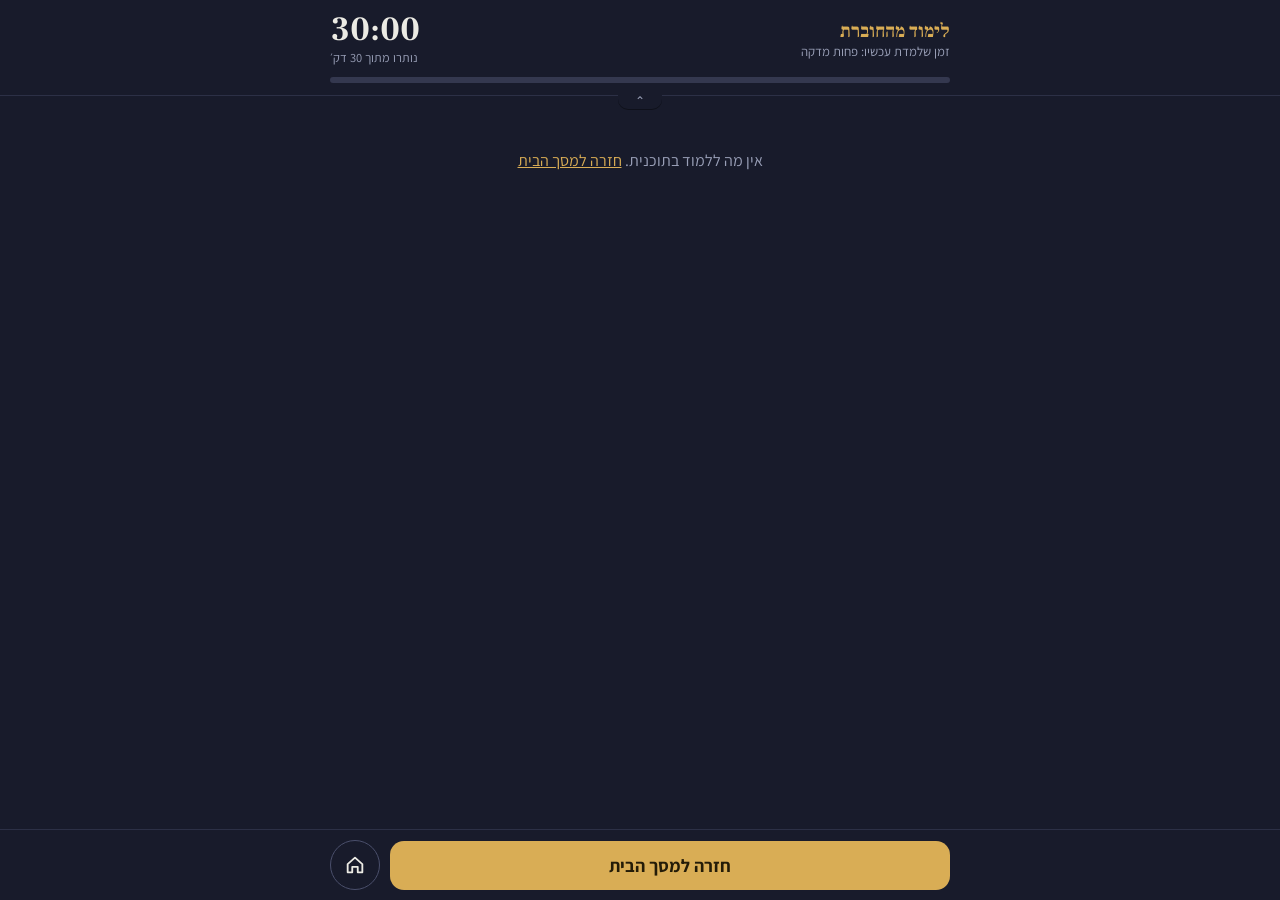
<file: track.html>
<!doctype html>
<html lang="he" dir="rtl" translate="no">
<head>
<meta charset="utf-8">
<meta name="google" content="notranslate">
<link rel="manifest" href="manifest.json">
<meta name="theme-color" content="#181b2b">
<link rel="apple-touch-icon" href="icon-192.png">
<meta name="viewport" content="width=device-width, initial-scale=1, viewport-fit=cover">
<title>לימוד מהחוברת</title>
<link rel="preconnect" href="https://fonts.googleapis.com">
<link rel="preconnect" href="https://fonts.gstatic.com" crossorigin>
<link href="https://fonts.googleapis.com/css2?family=Frank+Ruhl+Libre:wght@500;700&family=Assistant:wght@400;600;700&display=swap" rel="stylesheet">
<style>
:root{
  --k:1;
  --night:#181b2b; --night2:#22263a; --ink:#ecebe4; --muted:#9aa0b8;
  --willow:#86a86a; --gold:#d9ad55; --line:#2c3046;
  --ui:"Assistant","Segoe UI",Arial,sans-serif;
  --serif:"Frank Ruhl Libre","David","Times New Roman",serif;
}
*,*::before,*::after{box-sizing:border-box}
body{margin:0;background:var(--night);font-family:var(--ui);color:var(--ink);-webkit-tap-highlight-color:transparent}
button,a{font:inherit;color:inherit;cursor:pointer}
button:focus-visible,a:focus-visible{outline:calc(2px*var(--k)) solid var(--gold);outline-offset:calc(2px*var(--k))}
.top{position:sticky;top:0;z-index:5;background:var(--night);padding:calc(env(safe-area-inset-top,0px) + calc(12px*var(--k))) calc(16px*var(--k)) calc(12px*var(--k));border-bottom:calc(1px*var(--k)) solid var(--line)}
.top-in{max-width:calc(620px*var(--k));margin:0 auto;display:flex;align-items:center;gap:calc(14px*var(--k))}
.top h1{font-family:var(--serif);font-size:calc(19px*var(--k));margin:0;color:var(--gold);font-weight:700}
.top .sub{font-size:calc(13px*var(--k));color:var(--muted)}
.clock{margin-inline-start:auto;text-align:left}
.clock b{display:block;font-family:var(--serif);font-size:calc(34px*var(--k));line-height:1;font-variant-numeric:tabular-nums;direction:ltr;text-align:left}
.clock span{font-size:calc(12.5px*var(--k));color:var(--muted);white-space:nowrap}
.clock.over b{color:#e8a08f}
.bar{max-width:calc(620px*var(--k));margin:calc(10px*var(--k)) auto 0;height:calc(6px*var(--k));background:#34384f;border-radius:calc(3px*var(--k));overflow:hidden}
.bar i{display:block;height:100%;background:var(--willow);width:0}
main{max-width:calc(620px*var(--k));margin:0 auto;padding:calc(14px*var(--k)) calc(16px*var(--k)) calc(120px*var(--k))}
.it{border:calc(1px*var(--k)) solid var(--line);border-radius:calc(16px*var(--k));padding:calc(12px*var(--k)) calc(14px*var(--k));margin-bottom:calc(10px*var(--k));background:var(--night2)}
.it .hd{display:flex;align-items:center;gap:calc(10px*var(--k))}
.it .n{width:calc(28px*var(--k));height:calc(28px*var(--k));border-radius:50%;background:var(--night);color:var(--gold);display:grid;place-items:center;font-family:var(--serif);font-weight:700;flex:none;font-size:calc(15px*var(--k))}
.it h2{font-family:var(--serif);font-size:calc(19px*var(--k));margin:0;font-weight:700;flex:1;min-width:0}
.it h2 em{font-style:normal;font-family:var(--ui);font-weight:400;font-size:calc(13px*var(--k));color:var(--muted)}
.it .t{font-variant-numeric:tabular-nums;color:var(--muted);font-size:calc(14px*var(--k));white-space:nowrap}
.it .where{margin:calc(8px*var(--k)) 0 0;font-size:calc(15px*var(--k));line-height:1.55}
.it .where b{color:var(--gold);font-weight:600}
.it .est{font-size:calc(13px*var(--k));color:var(--muted);margin-top:calc(4px*var(--k))}
.it.dropped{opacity:.6}
.it .back{border:calc(1px*var(--k)) solid var(--gold);background:transparent;color:var(--gold);border-radius:calc(12px*var(--k));padding:calc(1px*var(--k)) calc(10px*var(--k));font-size:calc(12px*var(--k))}
.planNote{position:fixed;left:calc(12px*var(--k));right:calc(12px*var(--k));bottom:calc(90px*var(--k));z-index:30;background:var(--night);color:var(--ink);border:calc(1.5px*var(--k)) solid var(--gold);border-radius:calc(16px*var(--k));padding:calc(14px*var(--k));text-align:center;font-size:calc(15px*var(--k));box-shadow:0 6px 24px #0008}
.planNote b{color:var(--gold)}
.planNote div{display:flex;gap:calc(8px*var(--k));justify-content:center;margin-top:calc(10px*var(--k))}
.planNote button{border:calc(1px*var(--k)) solid var(--gold);background:transparent;color:var(--ink);border-radius:calc(14px*var(--k));padding:calc(6px*var(--k)) calc(14px*var(--k))}
.it.cur{border-color:var(--gold);background:#262a40}
.it.cur .n{background:var(--gold);color:#241c08}
.it.cur .t{color:var(--gold);font-size:calc(20px*var(--k));font-weight:700}
.it.done{opacity:.75}
.it.done .n{background:var(--willow);color:#fff}
.it.part .n{background:#6b5a2e;color:#fff}
.acts{display:flex;flex-wrap:wrap;gap:calc(8px*var(--k));margin-top:calc(12px*var(--k))}
.acts button{border:calc(1px*var(--k)) solid #3a3f58;background:var(--night);border-radius:calc(14px*var(--k));padding:calc(10px*var(--k)) calc(14px*var(--k));font-size:calc(15px*var(--k))}
.acts .ok{background:var(--willow);border-color:var(--willow);color:#fff;font-weight:700;flex:1}
.pages{display:flex;flex-wrap:wrap;gap:calc(6px*var(--k));margin-top:calc(10px*var(--k))}
.pages p{width:100%;margin:0 0 calc(2px*var(--k));font-size:calc(14px*var(--k));color:var(--muted)}
.pages button{border:calc(1px*var(--k)) solid #3a3f58;background:var(--night);border-radius:calc(12px*var(--k));padding:calc(7px*var(--k)) calc(11px*var(--k));font-size:calc(14px*var(--k))}
.pages button.goal{border-color:var(--gold);color:var(--gold)}
.dock{position:fixed;bottom:0;left:0;right:0;z-index:6;background:var(--night);border-top:calc(1px*var(--k)) solid var(--line);padding:calc(10px*var(--k)) calc(16px*var(--k)) calc(env(safe-area-inset-bottom,0px) + calc(10px*var(--k)))}
.dock-in{max-width:calc(620px*var(--k));margin:0 auto;display:flex;gap:calc(10px*var(--k));align-items:center}
.play{flex:1;border:0;background:var(--gold);color:#241c08;font-weight:700;font-size:calc(18px*var(--k));border-radius:calc(14px*var(--k));padding:calc(13px*var(--k))}
.play.run{background:var(--night2);color:var(--ink);border:calc(1.5px*var(--k)) solid #4a4f6b}
.home{width:calc(50px*var(--k));height:calc(50px*var(--k));border-radius:50%;border:calc(1.5px*var(--k)) solid #4a4f6b;display:grid;place-items:center;flex:none}
.sum{border:calc(1px*var(--k)) solid var(--willow);border-radius:calc(16px*var(--k));padding:calc(14px*var(--k));margin-top:calc(6px*var(--k));line-height:1.6;font-size:calc(15px*var(--k))}
.sum h3{font-family:var(--serif);margin:0 0 calc(4px*var(--k));color:var(--willow);font-size:calc(20px*var(--k))}
.msg{text-align:center;color:var(--muted);padding:calc(40px*var(--k)) 0}
</style>
</head>
<body>
<header class="top">
  <div class="top-in">
    <div><h1>לימוד מהחוברת</h1><div class="sub" id="sub"></div></div>
    <div class="clock" id="clockBox"><b id="clock">--:--</b><span id="clockLbl"></span></div>
  </div>
  <div class="bar"><i id="fill"></i></div>
  <div class="sub" id="overall" style="max-width:calc(620px*var(--k));margin:calc(6px*var(--k)) auto 0"></div>
</header>
<main id="list"><div class="msg">טוען…</div></main>
<nav class="dock"><div class="dock-in">
  <button class="play" id="play">התחל ▶</button>
  <a class="home" href="./" aria-label="מסך הבית"><svg viewBox="0 0 24 24" width="22" height="22"><path d="M4 11l8-7 8 7v9h-5v-6H9v6H4z" fill="none" stroke="currentColor" stroke-width="2" stroke-linejoin="round"/></svg></a>
</div></nav>
<script src="common.js?v=1e37d471"></script>
<script type="module">
const $=id=>document.getElementById(id);
computeK();
TW={"cw": [57, 77, 63, 68, 98, 74, 124, 66, 150, 147, 62, 72, 48, 64, 44, 78, 116, 345, 113, 62, 92, 224, 50, 81, 133, 73, 126, 80, 81, 87, 200, 99, 137, 139, 203, 81, 259, 144, 108, 168, 104, 114, 46, 173, 139, 87, 64, 100, 144, 149, 137, 82, 67, 58, 175, 107, 94, 85, 134, 102, 60, 96, 81, 74, 101, 131, 49, 295, 251, 43, 174, 140, 171, 174, 77, 78, 141, 473, 115, 124, 111, 51, 109, 101, 83, 128, 47, 131, 341, 125, 99, 100, 41, 146, 77, 95, 84, 67, 77, 36, 70, 183, 141, 233, 256, 288, 253, 85, 201, 55, 68, 72, 51, 47, 118, 109, 12, 178, 946, 42, 46, 57, 35, 54, 43, 45, 49, 43, 50, 47, 27, 109, 29, 20, 144, 159, 68, 62, 160, 104, 81, 68, 102, 120, 126, 74, 126, 87, 57, 34], "v119": [5, 5, 5, 5, 5, 4, 6, 4, 5, 4, 6, 5, 4, 5, 4, 5, 5, 4, 6, 5, 5, 7, 8, 4, 5, 5, 4, 5, 5, 4, 4, 5, 6, 5, 5, 4, 6, 5, 7, 5, 5, 5, 7, 5, 5, 6, 4, 6, 5, 6, 6, 5, 5, 5, 6, 5, 5, 5, 5, 5, 6, 7, 6, 6, 5, 7, 7, 4, 8, 6, 5, 5, 6, 6, 6, 5, 5, 7, 5, 6, 5, 6, 6, 6, 6, 5, 6, 5, 5, 6, 6, 6, 6, 5, 6, 7, 5, 6, 6, 5, 7, 4, 5, 6, 4, 5, 5, 6, 6, 7, 6, 6, 4, 5, 5, 5, 5, 5, 6, 5, 5, 5, 5, 5, 4, 5, 5, 7, 5, 5, 5, 5, 5, 5, 5, 6, 5, 5, 5, 5, 6, 5, 4, 5, 6, 4, 5, 5, 6, 5, 5, 6, 5, 5, 6, 5, 6, 7, 6, 5, 6, 6, 5, 6, 6, 5, 5, 6, 6, 5, 6, 6, 5, 5, 4, 9]}; SCHED={"il":{"2025-09-27":["Vayeilech"],"2025-10-04":["Ha'azinu"],"2025-10-11":null,"2025-10-18":["Bereshit"],"2025-10-25":["Noach"],"2025-11-01":["Lech-Lecha"],"2025-11-08":["Vayera"],"2025-11-15":["Chayei Sara"],"2025-11-22":["Toldot"],"2025-11-29":["Vayetzei"],"2025-12-06":["Vayishlach"],"2025-12-13":["Vayeshev"],"2025-12-20":["Miketz"],"2025-12-27":["Vayigash"],"2026-01-03":["Vayechi"],"2026-01-10":["Shemot"],"2026-01-17":["Vaera"],"2026-01-24":["Bo"],"2026-01-31":["Beshalach"],"2026-02-07":["Yitro"],"2026-02-14":["Mishpatim"],"2026-02-21":["Terumah"],"2026-02-28":["Tetzaveh"],"2026-03-07":["Ki Tisa"],"2026-03-14":["Vayakhel","Pekudei"],"2026-03-21":["Vayikra"],"2026-03-28":["Tzav"],"2026-04-04":null,"2026-04-11":["Shmini"],"2026-04-18":["Tazria","Metzora"],"2026-04-25":["Achrei Mot","Kedoshim"],"2026-05-02":["Emor"],"2026-05-09":["Behar","Bechukotai"],"2026-05-16":["Bamidbar"],"2026-05-23":["Nasso"],"2026-05-30":["Beha'alotcha"],"2026-06-06":["Sh'lach"],"2026-06-13":["Korach"],"2026-06-20":["Chukat"],"2026-06-27":["Balak"],"2026-07-04":["Pinchas"],"2026-07-11":["Matot","Masei"],"2026-07-18":["Devarim"],"2026-07-25":["Vaetchanan"],"2026-08-01":["Eikev"],"2026-08-08":["Re'eh"],"2026-08-15":["Shoftim"],"2026-08-22":["Ki Teitzei"],"2026-08-29":["Ki Tavo"],"2026-09-05":["Nitzavim","Vayeilech"],"2026-09-12":null,"2026-09-19":["Ha'azinu"],"2026-09-26":null,"2026-10-03":null,"2026-10-10":["Bereshit"],"2026-10-17":["Noach"],"2026-10-24":["Lech-Lecha"],"2026-10-31":["Vayera"],"2026-11-07":["Chayei Sara"],"2026-11-14":["Toldot"],"2026-11-21":["Vayetzei"],"2026-11-28":["Vayishlach"],"2026-12-05":["Vayeshev"],"2026-12-12":["Miketz"],"2026-12-19":["Vayigash"],"2026-12-26":["Vayechi"],"2027-01-02":["Shemot"],"2027-01-09":["Vaera"],"2027-01-16":["Bo"],"2027-01-23":["Beshalach"],"2027-01-30":["Yitro"],"2027-02-06":["Mishpatim"],"2027-02-13":["Terumah"],"2027-02-20":["Tetzaveh"],"2027-02-27":["Ki Tisa"],"2027-03-06":["Vayakhel"],"2027-03-13":["Pekudei"],"2027-03-20":["Vayikra"],"2027-03-27":["Tzav"],"2027-04-03":["Shmini"],"2027-04-10":["Tazria"],"2027-04-17":["Metzora"],"2027-04-24":null,"2027-05-01":["Achrei Mot"],"2027-05-08":["Kedoshim"],"2027-05-15":["Emor"],"2027-05-22":["Behar"],"2027-05-29":["Bechukotai"],"2027-06-05":["Bamidbar"],"2027-06-12":["Nasso"],"2027-06-19":["Beha'alotcha"],"2027-06-26":["Sh'lach"],"2027-07-03":["Korach"],"2027-07-10":["Chukat"],"2027-07-17":["Balak"],"2027-07-24":["Pinchas"],"2027-07-31":["Matot","Masei"],"2027-08-07":["Devarim"],"2027-08-14":["Vaetchanan"],"2027-08-21":["Eikev"],"2027-08-28":["Re'eh"],"2027-09-04":["Shoftim"],"2027-09-11":["Ki Teitzei"],"2027-09-18":["Ki Tavo"],"2027-09-25":["Nitzavim","Vayeilech"],"2027-10-02":null,"2027-10-09":["Ha'azinu"],"2027-10-16":null,"2027-10-23":null,"2027-10-30":["Bereshit"],"2027-11-06":["Noach"],"2027-11-13":["Lech-Lecha"],"2027-11-20":["Vayera"],"2027-11-27":["Chayei Sara"],"2027-12-04":["Toldot"],"2027-12-11":["Vayetzei"],"2027-12-18":["Vayishlach"],"2027-12-25":["Vayeshev"],"2028-01-01":["Miketz"],"2028-01-08":["Vayigash"],"2028-01-15":["Vayechi"],"2028-01-22":["Shemot"],"2028-01-29":["Vaera"],"2028-02-05":["Bo"],"2028-02-12":["Beshalach"],"2028-02-19":["Yitro"],"2028-02-26":["Mishpatim"],"2028-03-04":["Terumah"],"2028-03-11":["Tetzaveh"],"2028-03-18":["Ki Tisa"],"2028-03-25":["Vayakhel","Pekudei"],"2028-04-01":["Vayikra"],"2028-04-08":["Tzav"],"2028-04-15":null,"2028-04-22":["Shmini"],"2028-04-29":["Tazria","Metzora"],"2028-05-06":["Achrei Mot","Kedoshim"],"2028-05-13":["Emor"],"2028-05-20":["Behar","Bechukotai"],"2028-05-27":["Bamidbar"],"2028-06-03":["Nasso"],"2028-06-10":["Beha'alotcha"],"2028-06-17":["Sh'lach"],"2028-06-24":["Korach"],"2028-07-01":["Chukat"],"2028-07-08":["Balak"],"2028-07-15":["Pinchas"],"2028-07-22":["Matot","Masei"],"2028-07-29":["Devarim"],"2028-08-05":["Vaetchanan"],"2028-08-12":["Eikev"],"2028-08-19":["Re'eh"],"2028-08-26":["Shoftim"],"2028-09-02":["Ki Teitzei"],"2028-09-09":["Ki Tavo"],"2028-09-16":["Nitzavim","Vayeilech"],"2028-09-23":["Ha'azinu"],"2028-09-30":null,"2028-10-07":null,"2028-10-14":["Bereshit"],"2028-10-21":["Noach"],"2028-10-28":["Lech-Lecha"],"2028-11-04":["Vayera"],"2028-11-11":["Chayei Sara"],"2028-11-18":["Toldot"],"2028-11-25":["Vayetzei"],"2028-12-02":["Vayishlach"],"2028-12-09":["Vayeshev"],"2028-12-16":["Miketz"],"2028-12-23":["Vayigash"],"2028-12-30":["Vayechi"],"2029-01-06":["Shemot"],"2029-01-13":["Vaera"],"2029-01-20":["Bo"],"2029-01-27":["Beshalach"],"2029-02-03":["Yitro"],"2029-02-10":["Mishpatim"],"2029-02-17":["Terumah"],"2029-02-24":["Tetzaveh"],"2029-03-03":["Ki Tisa"],"2029-03-10":["Vayakhel","Pekudei"],"2029-03-17":["Vayikra"],"2029-03-24":["Tzav"],"2029-03-31":null,"2029-04-07":["Shmini"],"2029-04-14":["Tazria","Metzora"],"2029-04-21":["Achrei Mot","Kedoshim"],"2029-04-28":["Emor"],"2029-05-05":["Behar"],"2029-05-12":["Bechukotai"],"2029-05-19":["Bamidbar"],"2029-05-26":["Nasso"],"2029-06-02":["Beha'alotcha"],"2029-06-09":["Sh'lach"],"2029-06-16":["Korach"],"2029-06-23":["Chukat"],"2029-06-30":["Balak"],"2029-07-07":["Pinchas"],"2029-07-14":["Matot","Masei"],"2029-07-21":["Devarim"],"2029-07-28":["Vaetchanan"],"2029-08-04":["Eikev"],"2029-08-11":["Re'eh"],"2029-08-18":["Shoftim"],"2029-08-25":["Ki Teitzei"],"2029-09-01":["Ki Tavo"],"2029-09-08":["Nitzavim"],"2029-09-15":["Vayeilech"],"2029-09-22":["Ha'azinu"],"2029-09-29":null,"2029-10-06":["Bereshit"],"2029-10-13":["Noach"],"2029-10-20":["Lech-Lecha"],"2029-10-27":["Vayera"],"2029-11-03":["Chayei Sara"],"2029-11-10":["Toldot"],"2029-11-17":["Vayetzei"],"2029-11-24":["Vayishlach"],"2029-12-01":["Vayeshev"],"2029-12-08":["Miketz"],"2029-12-15":["Vayigash"],"2029-12-22":["Vayechi"],"2029-12-29":["Shemot"],"2030-01-05":["Vaera"],"2030-01-12":["Bo"],"2030-01-19":["Beshalach"],"2030-01-26":["Yitro"],"2030-02-02":["Mishpatim"],"2030-02-09":["Terumah"],"2030-02-16":["Tetzaveh"],"2030-02-23":["Ki Tisa"],"2030-03-02":["Vayakhel"],"2030-03-09":["Pekudei"],"2030-03-16":["Vayikra"],"2030-03-23":["Tzav"],"2030-03-30":["Shmini"],"2030-04-06":["Tazria"],"2030-04-13":["Metzora"],"2030-04-20":null,"2030-04-27":["Achrei Mot"],"2030-05-04":["Kedoshim"],"2030-05-11":["Emor"],"2030-05-18":["Behar"],"2030-05-25":["Bechukotai"],"2030-06-01":["Bamidbar"],"2030-06-08":["Nasso"],"2030-06-15":["Beha'alotcha"],"2030-06-22":["Sh'lach"],"2030-06-29":["Korach"],"2030-07-06":["Chukat"],"2030-07-13":["Balak"],"2030-07-20":["Pinchas"],"2030-07-27":["Matot","Masei"],"2030-08-03":["Devarim"],"2030-08-10":["Vaetchanan"],"2030-08-17":["Eikev"],"2030-08-24":["Re'eh"],"2030-08-31":["Shoftim"],"2030-09-07":["Ki Teitzei"],"2030-09-14":["Ki Tavo"],"2030-09-21":["Nitzavim","Vayeilech"],"2030-09-28":null,"2030-10-05":["Ha'azinu"],"2030-10-12":null,"2030-10-19":null,"2030-10-26":["Bereshit"],"2030-11-02":["Noach"],"2030-11-09":["Lech-Lecha"],"2030-11-16":["Vayera"],"2030-11-23":["Chayei Sara"],"2030-11-30":["Toldot"],"2030-12-07":["Vayetzei"],"2030-12-14":["Vayishlach"],"2030-12-21":["Vayeshev"],"2030-12-28":["Miketz"],"2031-01-04":["Vayigash"],"2031-01-11":["Vayechi"],"2031-01-18":["Shemot"],"2031-01-25":["Vaera"],"2031-02-01":["Bo"],"2031-02-08":["Beshalach"],"2031-02-15":["Yitro"],"2031-02-22":["Mishpatim"],"2031-03-01":["Terumah"],"2031-03-08":["Tetzaveh"],"2031-03-15":["Ki Tisa"],"2031-03-22":["Vayakhel","Pekudei"],"2031-03-29":["Vayikra"],"2031-04-05":["Tzav"],"2031-04-12":null,"2031-04-19":["Shmini"],"2031-04-26":["Tazria","Metzora"],"2031-05-03":["Achrei Mot","Kedoshim"],"2031-05-10":["Emor"],"2031-05-17":["Behar","Bechukotai"],"2031-05-24":["Bamidbar"],"2031-05-31":["Nasso"],"2031-06-07":["Beha'alotcha"],"2031-06-14":["Sh'lach"],"2031-06-21":["Korach"],"2031-06-28":["Chukat"],"2031-07-05":["Balak"],"2031-07-12":["Pinchas"],"2031-07-19":["Matot","Masei"],"2031-07-26":["Devarim"],"2031-08-02":["Vaetchanan"],"2031-08-09":["Eikev"],"2031-08-16":["Re'eh"],"2031-08-23":["Shoftim"],"2031-08-30":["Ki Teitzei"],"2031-09-06":["Ki Tavo"],"2031-09-13":["Nitzavim","Vayeilech"],"2031-09-20":["Ha'azinu"],"2031-09-27":null,"2031-10-04":null,"2031-10-11":["Bereshit"],"2031-10-18":["Noach"],"2031-10-25":["Lech-Lecha"],"2031-11-01":["Vayera"],"2031-11-08":["Chayei Sara"],"2031-11-15":["Toldot"],"2031-11-22":["Vayetzei"],"2031-11-29":["Vayishlach"],"2031-12-06":["Vayeshev"],"2031-12-13":["Miketz"],"2031-12-20":["Vayigash"],"2031-12-27":["Vayechi"],"2032-01-03":["Shemot"],"2032-01-10":["Vaera"],"2032-01-17":["Bo"],"2032-01-24":["Beshalach"],"2032-01-31":["Yitro"],"2032-02-07":["Mishpatim"],"2032-02-14":["Terumah"],"2032-02-21":["Tetzaveh"],"2032-02-28":["Ki Tisa"],"2032-03-06":["Vayakhel","Pekudei"],"2032-03-13":["Vayikra"],"2032-03-20":["Tzav"],"2032-03-27":null,"2032-04-03":["Shmini"],"2032-04-10":["Tazria","Metzora"],"2032-04-17":["Achrei Mot","Kedoshim"],"2032-04-24":["Emor"],"2032-05-01":["Behar"],"2032-05-08":["Bechukotai"],"2032-05-15":["Bamidbar"],"2032-05-22":["Nasso"],"2032-05-29":["Beha'alotcha"],"2032-06-05":["Sh'lach"],"2032-06-12":["Korach"],"2032-06-19":["Chukat"],"2032-06-26":["Balak"],"2032-07-03":["Pinchas"],"2032-07-10":["Matot","Masei"],"2032-07-17":["Devarim"],"2032-07-24":["Vaetchanan"],"2032-07-31":["Eikev"],"2032-08-07":["Re'eh"],"2032-08-14":["Shoftim"],"2032-08-21":["Ki Teitzei"],"2032-08-28":["Ki Tavo"],"2032-09-04":["Nitzavim"],"2032-09-11":["Vayeilech"],"2032-09-18":["Ha'azinu"],"2032-09-25":null,"2032-10-02":["Bereshit"],"2032-10-09":["Noach"],"2032-10-16":["Lech-Lecha"],"2032-10-23":["Vayera"],"2032-10-30":["Chayei Sara"],"2032-11-06":["Toldot"],"2032-11-13":["Vayetzei"],"2032-11-20":["Vayishlach"],"2032-11-27":["Vayeshev"],"2032-12-04":["Miketz"],"2032-12-11":["Vayigash"],"2032-12-18":["Vayechi"],"2032-12-25":["Shemot"],"2033-01-01":["Vaera"],"2033-01-08":["Bo"],"2033-01-15":["Beshalach"],"2033-01-22":["Yitro"],"2033-01-29":["Mishpatim"],"2033-02-05":["Terumah"],"2033-02-12":["Tetzaveh"],"2033-02-19":["Ki Tisa"],"2033-02-26":["Vayakhel"],"2033-03-05":["Pekudei"],"2033-03-12":["Vayikra"],"2033-03-19":["Tzav"],"2033-03-26":["Shmini"],"2033-04-02":["Tazria"],"2033-04-09":["Metzora"],"2033-04-16":null,"2033-04-23":["Achrei Mot"],"2033-04-30":["Kedoshim"],"2033-05-07":["Emor"],"2033-05-14":["Behar"],"2033-05-21":["Bechukotai"],"2033-05-28":["Bamidbar"],"2033-06-04":["Nasso"],"2033-06-11":["Beha'alotcha"],"2033-06-18":["Sh'lach"],"2033-06-25":["Korach"],"2033-07-02":["Chukat"],"2033-07-09":["Balak"],"2033-07-16":["Pinchas"],"2033-07-23":["Matot","Masei"],"2033-07-30":["Devarim"],"2033-08-06":["Vaetchanan"],"2033-08-13":["Eikev"],"2033-08-20":["Re'eh"],"2033-08-27":["Shoftim"],"2033-09-03":["Ki Teitzei"],"2033-09-10":["Ki Tavo"],"2033-09-17":["Nitzavim","Vayeilech"],"2033-09-24":null,"2033-10-01":["Ha'azinu"],"2033-10-08":null,"2033-10-15":null,"2033-10-22":["Bereshit"],"2033-10-29":["Noach"],"2033-11-05":["Lech-Lecha"],"2033-11-12":["Vayera"],"2033-11-19":["Chayei Sara"],"2033-11-26":["Toldot"],"2033-12-03":["Vayetzei"],"2033-12-10":["Vayishlach"],"2033-12-17":["Vayeshev"],"2033-12-24":["Miketz"],"2033-12-31":["Vayigash"],"2034-01-07":["Vayechi"],"2034-01-14":["Shemot"],"2034-01-21":["Vaera"],"2034-01-28":["Bo"],"2034-02-04":["Beshalach"],"2034-02-11":["Yitro"],"2034-02-18":["Mishpatim"],"2034-02-25":["Terumah"],"2034-03-04":["Tetzaveh"],"2034-03-11":["Ki Tisa"],"2034-03-18":["Vayakhel","Pekudei"],"2034-03-25":["Vayikra"],"2034-04-01":["Tzav"],"2034-04-08":null,"2034-04-15":["Shmini"],"2034-04-22":["Tazria","Metzora"],"2034-04-29":["Achrei Mot","Kedoshim"],"2034-05-06":["Emor"],"2034-05-13":["Behar","Bechukotai"],"2034-05-20":["Bamidbar"],"2034-05-27":["Nasso"],"2034-06-03":["Beha'alotcha"],"2034-06-10":["Sh'lach"],"2034-06-17":["Korach"],"2034-06-24":["Chukat"],"2034-07-01":["Balak"],"2034-07-08":["Pinchas"],"2034-07-15":["Matot","Masei"],"2034-07-22":["Devarim"],"2034-07-29":["Vaetchanan"],"2034-08-05":["Eikev"],"2034-08-12":["Re'eh"],"2034-08-19":["Shoftim"],"2034-08-26":["Ki Teitzei"],"2034-09-02":["Ki Tavo"],"2034-09-09":["Nitzavim","Vayeilech"],"2034-09-16":["Ha'azinu"],"2034-09-23":null,"2034-09-30":null,"2034-10-07":["Bereshit"],"2034-10-14":["Noach"],"2034-10-21":["Lech-Lecha"],"2034-10-28":["Vayera"],"2034-11-04":["Chayei Sara"],"2034-11-11":["Toldot"],"2034-11-18":["Vayetzei"],"2034-11-25":["Vayishlach"],"2034-12-02":["Vayeshev"],"2034-12-09":["Miketz"],"2034-12-16":["Vayigash"],"2034-12-23":["Vayechi"],"2034-12-30":["Shemot"],"2035-01-06":["Vaera"],"2035-01-13":["Bo"],"2035-01-20":["Beshalach"],"2035-01-27":["Yitro"],"2035-02-03":["Mishpatim"],"2035-02-10":["Terumah"],"2035-02-17":["Tetzaveh"],"2035-02-24":["Ki Tisa"],"2035-03-03":["Vayakhel"],"2035-03-10":["Pekudei"],"2035-03-17":["Vayikra"],"2035-03-24":["Tzav"],"2035-03-31":["Shmini"],"2035-04-07":["Tazria"],"2035-04-14":["Metzora"],"2035-04-21":["Achrei Mot"],"2035-04-28":null,"2035-05-05":["Kedoshim"],"2035-05-12":["Emor"],"2035-05-19":["Behar"],"2035-05-26":["Bechukotai"],"2035-06-02":["Bamidbar"],"2035-06-09":["Nasso"],"2035-06-16":["Beha'alotcha"],"2035-06-23":["Sh'lach"],"2035-06-30":["Korach"],"2035-07-07":["Chukat"],"2035-07-14":["Balak"],"2035-07-21":["Pinchas"],"2035-07-28":["Matot"],"2035-08-04":["Masei"],"2035-08-11":["Devarim"],"2035-08-18":["Vaetchanan"],"2035-08-25":["Eikev"],"2035-09-01":["Re'eh"],"2035-09-08":["Shoftim"],"2035-09-15":["Ki Teitzei"],"2035-09-22":["Ki Tavo"],"2035-09-29":["Nitzavim","Vayeilech"]},"dia":{"2025-09-27":["Vayeilech"],"2025-10-04":["Ha'azinu"],"2025-10-11":null,"2025-10-18":["Bereshit"],"2025-10-25":["Noach"],"2025-11-01":["Lech-Lecha"],"2025-11-08":["Vayera"],"2025-11-15":["Chayei Sara"],"2025-11-22":["Toldot"],"2025-11-29":["Vayetzei"],"2025-12-06":["Vayishlach"],"2025-12-13":["Vayeshev"],"2025-12-20":["Miketz"],"2025-12-27":["Vayigash"],"2026-01-03":["Vayechi"],"2026-01-10":["Shemot"],"2026-01-17":["Vaera"],"2026-01-24":["Bo"],"2026-01-31":["Beshalach"],"2026-02-07":["Yitro"],"2026-02-14":["Mishpatim"],"2026-02-21":["Terumah"],"2026-02-28":["Tetzaveh"],"2026-03-07":["Ki Tisa"],"2026-03-14":["Vayakhel","Pekudei"],"2026-03-21":["Vayikra"],"2026-03-28":["Tzav"],"2026-04-04":null,"2026-04-11":["Shmini"],"2026-04-18":["Tazria","Metzora"],"2026-04-25":["Achrei Mot","Kedoshim"],"2026-05-02":["Emor"],"2026-05-09":["Behar","Bechukotai"],"2026-05-16":["Bamidbar"],"2026-05-23":null,"2026-05-30":["Nasso"],"2026-06-06":["Beha'alotcha"],"2026-06-13":["Sh'lach"],"2026-06-20":["Korach"],"2026-06-27":["Chukat","Balak"],"2026-07-04":["Pinchas"],"2026-07-11":["Matot","Masei"],"2026-07-18":["Devarim"],"2026-07-25":["Vaetchanan"],"2026-08-01":["Eikev"],"2026-08-08":["Re'eh"],"2026-08-15":["Shoftim"],"2026-08-22":["Ki Teitzei"],"2026-08-29":["Ki Tavo"],"2026-09-05":["Nitzavim","Vayeilech"],"2026-09-12":null,"2026-09-19":["Ha'azinu"],"2026-09-26":null,"2026-10-03":null,"2026-10-10":["Bereshit"],"2026-10-17":["Noach"],"2026-10-24":["Lech-Lecha"],"2026-10-31":["Vayera"],"2026-11-07":["Chayei Sara"],"2026-11-14":["Toldot"],"2026-11-21":["Vayetzei"],"2026-11-28":["Vayishlach"],"2026-12-05":["Vayeshev"],"2026-12-12":["Miketz"],"2026-12-19":["Vayigash"],"2026-12-26":["Vayechi"],"2027-01-02":["Shemot"],"2027-01-09":["Vaera"],"2027-01-16":["Bo"],"2027-01-23":["Beshalach"],"2027-01-30":["Yitro"],"2027-02-06":["Mishpatim"],"2027-02-13":["Terumah"],"2027-02-20":["Tetzaveh"],"2027-02-27":["Ki Tisa"],"2027-03-06":["Vayakhel"],"2027-03-13":["Pekudei"],"2027-03-20":["Vayikra"],"2027-03-27":["Tzav"],"2027-04-03":["Shmini"],"2027-04-10":["Tazria"],"2027-04-17":["Metzora"],"2027-04-24":null,"2027-05-01":["Achrei Mot"],"2027-05-08":["Kedoshim"],"2027-05-15":["Emor"],"2027-05-22":["Behar"],"2027-05-29":["Bechukotai"],"2027-06-05":["Bamidbar"],"2027-06-12":null,"2027-06-19":["Nasso"],"2027-06-26":["Beha'alotcha"],"2027-07-03":["Sh'lach"],"2027-07-10":["Korach"],"2027-07-17":["Chukat","Balak"],"2027-07-24":["Pinchas"],"2027-07-31":["Matot","Masei"],"2027-08-07":["Devarim"],"2027-08-14":["Vaetchanan"],"2027-08-21":["Eikev"],"2027-08-28":["Re'eh"],"2027-09-04":["Shoftim"],"2027-09-11":["Ki Teitzei"],"2027-09-18":["Ki Tavo"],"2027-09-25":["Nitzavim","Vayeilech"],"2027-10-02":null,"2027-10-09":["Ha'azinu"],"2027-10-16":null,"2027-10-23":null,"2027-10-30":["Bereshit"],"2027-11-06":["Noach"],"2027-11-13":["Lech-Lecha"],"2027-11-20":["Vayera"],"2027-11-27":["Chayei Sara"],"2027-12-04":["Toldot"],"2027-12-11":["Vayetzei"],"2027-12-18":["Vayishlach"],"2027-12-25":["Vayeshev"],"2028-01-01":["Miketz"],"2028-01-08":["Vayigash"],"2028-01-15":["Vayechi"],"2028-01-22":["Shemot"],"2028-01-29":["Vaera"],"2028-02-05":["Bo"],"2028-02-12":["Beshalach"],"2028-02-19":["Yitro"],"2028-02-26":["Mishpatim"],"2028-03-04":["Terumah"],"2028-03-11":["Tetzaveh"],"2028-03-18":["Ki Tisa"],"2028-03-25":["Vayakhel","Pekudei"],"2028-04-01":["Vayikra"],"2028-04-08":["Tzav"],"2028-04-15":null,"2028-04-22":["Shmini"],"2028-04-29":["Tazria","Metzora"],"2028-05-06":["Achrei Mot","Kedoshim"],"2028-05-13":["Emor"],"2028-05-20":["Behar","Bechukotai"],"2028-05-27":["Bamidbar"],"2028-06-03":["Nasso"],"2028-06-10":["Beha'alotcha"],"2028-06-17":["Sh'lach"],"2028-06-24":["Korach"],"2028-07-01":["Chukat"],"2028-07-08":["Balak"],"2028-07-15":["Pinchas"],"2028-07-22":["Matot","Masei"],"2028-07-29":["Devarim"],"2028-08-05":["Vaetchanan"],"2028-08-12":["Eikev"],"2028-08-19":["Re'eh"],"2028-08-26":["Shoftim"],"2028-09-02":["Ki Teitzei"],"2028-09-09":["Ki Tavo"],"2028-09-16":["Nitzavim","Vayeilech"],"2028-09-23":["Ha'azinu"],"2028-09-30":null,"2028-10-07":null,"2028-10-14":["Bereshit"],"2028-10-21":["Noach"],"2028-10-28":["Lech-Lecha"],"2028-11-04":["Vayera"],"2028-11-11":["Chayei Sara"],"2028-11-18":["Toldot"],"2028-11-25":["Vayetzei"],"2028-12-02":["Vayishlach"],"2028-12-09":["Vayeshev"],"2028-12-16":["Miketz"],"2028-12-23":["Vayigash"],"2028-12-30":["Vayechi"],"2029-01-06":["Shemot"],"2029-01-13":["Vaera"],"2029-01-20":["Bo"],"2029-01-27":["Beshalach"],"2029-02-03":["Yitro"],"2029-02-10":["Mishpatim"],"2029-02-17":["Terumah"],"2029-02-24":["Tetzaveh"],"2029-03-03":["Ki Tisa"],"2029-03-10":["Vayakhel","Pekudei"],"2029-03-17":["Vayikra"],"2029-03-24":["Tzav"],"2029-03-31":null,"2029-04-07":null,"2029-04-14":["Shmini"],"2029-04-21":["Tazria","Metzora"],"2029-04-28":["Achrei Mot","Kedoshim"],"2029-05-05":["Emor"],"2029-05-12":["Behar","Bechukotai"],"2029-05-19":["Bamidbar"],"2029-05-26":["Nasso"],"2029-06-02":["Beha'alotcha"],"2029-06-09":["Sh'lach"],"2029-06-16":["Korach"],"2029-06-23":["Chukat"],"2029-06-30":["Balak"],"2029-07-07":["Pinchas"],"2029-07-14":["Matot","Masei"],"2029-07-21":["Devarim"],"2029-07-28":["Vaetchanan"],"2029-08-04":["Eikev"],"2029-08-11":["Re'eh"],"2029-08-18":["Shoftim"],"2029-08-25":["Ki Teitzei"],"2029-09-01":["Ki Tavo"],"2029-09-08":["Nitzavim"],"2029-09-15":["Vayeilech"],"2029-09-22":["Ha'azinu"],"2029-09-29":null,"2029-10-06":["Bereshit"],"2029-10-13":["Noach"],"2029-10-20":["Lech-Lecha"],"2029-10-27":["Vayera"],"2029-11-03":["Chayei Sara"],"2029-11-10":["Toldot"],"2029-11-17":["Vayetzei"],"2029-11-24":["Vayishlach"],"2029-12-01":["Vayeshev"],"2029-12-08":["Miketz"],"2029-12-15":["Vayigash"],"2029-12-22":["Vayechi"],"2029-12-29":["Shemot"],"2030-01-05":["Vaera"],"2030-01-12":["Bo"],"2030-01-19":["Beshalach"],"2030-01-26":["Yitro"],"2030-02-02":["Mishpatim"],"2030-02-09":["Terumah"],"2030-02-16":["Tetzaveh"],"2030-02-23":["Ki Tisa"],"2030-03-02":["Vayakhel"],"2030-03-09":["Pekudei"],"2030-03-16":["Vayikra"],"2030-03-23":["Tzav"],"2030-03-30":["Shmini"],"2030-04-06":["Tazria"],"2030-04-13":["Metzora"],"2030-04-20":null,"2030-04-27":["Achrei Mot"],"2030-05-04":["Kedoshim"],"2030-05-11":["Emor"],"2030-05-18":["Behar"],"2030-05-25":["Bechukotai"],"2030-06-01":["Bamidbar"],"2030-06-08":null,"2030-06-15":["Nasso"],"2030-06-22":["Beha'alotcha"],"2030-06-29":["Sh'lach"],"2030-07-06":["Korach"],"2030-07-13":["Chukat","Balak"],"2030-07-20":["Pinchas"],"2030-07-27":["Matot","Masei"],"2030-08-03":["Devarim"],"2030-08-10":["Vaetchanan"],"2030-08-17":["Eikev"],"2030-08-24":["Re'eh"],"2030-08-31":["Shoftim"],"2030-09-07":["Ki Teitzei"],"2030-09-14":["Ki Tavo"],"2030-09-21":["Nitzavim","Vayeilech"],"2030-09-28":null,"2030-10-05":["Ha'azinu"],"2030-10-12":null,"2030-10-19":null,"2030-10-26":["Bereshit"],"2030-11-02":["Noach"],"2030-11-09":["Lech-Lecha"],"2030-11-16":["Vayera"],"2030-11-23":["Chayei Sara"],"2030-11-30":["Toldot"],"2030-12-07":["Vayetzei"],"2030-12-14":["Vayishlach"],"2030-12-21":["Vayeshev"],"2030-12-28":["Miketz"],"2031-01-04":["Vayigash"],"2031-01-11":["Vayechi"],"2031-01-18":["Shemot"],"2031-01-25":["Vaera"],"2031-02-01":["Bo"],"2031-02-08":["Beshalach"],"2031-02-15":["Yitro"],"2031-02-22":["Mishpatim"],"2031-03-01":["Terumah"],"2031-03-08":["Tetzaveh"],"2031-03-15":["Ki Tisa"],"2031-03-22":["Vayakhel","Pekudei"],"2031-03-29":["Vayikra"],"2031-04-05":["Tzav"],"2031-04-12":null,"2031-04-19":["Shmini"],"2031-04-26":["Tazria","Metzora"],"2031-05-03":["Achrei Mot","Kedoshim"],"2031-05-10":["Emor"],"2031-05-17":["Behar","Bechukotai"],"2031-05-24":["Bamidbar"],"2031-05-31":["Nasso"],"2031-06-07":["Beha'alotcha"],"2031-06-14":["Sh'lach"],"2031-06-21":["Korach"],"2031-06-28":["Chukat"],"2031-07-05":["Balak"],"2031-07-12":["Pinchas"],"2031-07-19":["Matot","Masei"],"2031-07-26":["Devarim"],"2031-08-02":["Vaetchanan"],"2031-08-09":["Eikev"],"2031-08-16":["Re'eh"],"2031-08-23":["Shoftim"],"2031-08-30":["Ki Teitzei"],"2031-09-06":["Ki Tavo"],"2031-09-13":["Nitzavim","Vayeilech"],"2031-09-20":["Ha'azinu"],"2031-09-27":null,"2031-10-04":null,"2031-10-11":["Bereshit"],"2031-10-18":["Noach"],"2031-10-25":["Lech-Lecha"],"2031-11-01":["Vayera"],"2031-11-08":["Chayei Sara"],"2031-11-15":["Toldot"],"2031-11-22":["Vayetzei"],"2031-11-29":["Vayishlach"],"2031-12-06":["Vayeshev"],"2031-12-13":["Miketz"],"2031-12-20":["Vayigash"],"2031-12-27":["Vayechi"],"2032-01-03":["Shemot"],"2032-01-10":["Vaera"],"2032-01-17":["Bo"],"2032-01-24":["Beshalach"],"2032-01-31":["Yitro"],"2032-02-07":["Mishpatim"],"2032-02-14":["Terumah"],"2032-02-21":["Tetzaveh"],"2032-02-28":["Ki Tisa"],"2032-03-06":["Vayakhel","Pekudei"],"2032-03-13":["Vayikra"],"2032-03-20":["Tzav"],"2032-03-27":null,"2032-04-03":null,"2032-04-10":["Shmini"],"2032-04-17":["Tazria","Metzora"],"2032-04-24":["Achrei Mot","Kedoshim"],"2032-05-01":["Emor"],"2032-05-08":["Behar","Bechukotai"],"2032-05-15":["Bamidbar"],"2032-05-22":["Nasso"],"2032-05-29":["Beha'alotcha"],"2032-06-05":["Sh'lach"],"2032-06-12":["Korach"],"2032-06-19":["Chukat"],"2032-06-26":["Balak"],"2032-07-03":["Pinchas"],"2032-07-10":["Matot","Masei"],"2032-07-17":["Devarim"],"2032-07-24":["Vaetchanan"],"2032-07-31":["Eikev"],"2032-08-07":["Re'eh"],"2032-08-14":["Shoftim"],"2032-08-21":["Ki Teitzei"],"2032-08-28":["Ki Tavo"],"2032-09-04":["Nitzavim"],"2032-09-11":["Vayeilech"],"2032-09-18":["Ha'azinu"],"2032-09-25":null,"2032-10-02":["Bereshit"],"2032-10-09":["Noach"],"2032-10-16":["Lech-Lecha"],"2032-10-23":["Vayera"],"2032-10-30":["Chayei Sara"],"2032-11-06":["Toldot"],"2032-11-13":["Vayetzei"],"2032-11-20":["Vayishlach"],"2032-11-27":["Vayeshev"],"2032-12-04":["Miketz"],"2032-12-11":["Vayigash"],"2032-12-18":["Vayechi"],"2032-12-25":["Shemot"],"2033-01-01":["Vaera"],"2033-01-08":["Bo"],"2033-01-15":["Beshalach"],"2033-01-22":["Yitro"],"2033-01-29":["Mishpatim"],"2033-02-05":["Terumah"],"2033-02-12":["Tetzaveh"],"2033-02-19":["Ki Tisa"],"2033-02-26":["Vayakhel"],"2033-03-05":["Pekudei"],"2033-03-12":["Vayikra"],"2033-03-19":["Tzav"],"2033-03-26":["Shmini"],"2033-04-02":["Tazria"],"2033-04-09":["Metzora"],"2033-04-16":null,"2033-04-23":["Achrei Mot"],"2033-04-30":["Kedoshim"],"2033-05-07":["Emor"],"2033-05-14":["Behar"],"2033-05-21":["Bechukotai"],"2033-05-28":["Bamidbar"],"2033-06-04":null,"2033-06-11":["Nasso"],"2033-06-18":["Beha'alotcha"],"2033-06-25":["Sh'lach"],"2033-07-02":["Korach"],"2033-07-09":["Chukat","Balak"],"2033-07-16":["Pinchas"],"2033-07-23":["Matot","Masei"],"2033-07-30":["Devarim"],"2033-08-06":["Vaetchanan"],"2033-08-13":["Eikev"],"2033-08-20":["Re'eh"],"2033-08-27":["Shoftim"],"2033-09-03":["Ki Teitzei"],"2033-09-10":["Ki Tavo"],"2033-09-17":["Nitzavim","Vayeilech"],"2033-09-24":null,"2033-10-01":["Ha'azinu"],"2033-10-08":null,"2033-10-15":null,"2033-10-22":["Bereshit"],"2033-10-29":["Noach"],"2033-11-05":["Lech-Lecha"],"2033-11-12":["Vayera"],"2033-11-19":["Chayei Sara"],"2033-11-26":["Toldot"],"2033-12-03":["Vayetzei"],"2033-12-10":["Vayishlach"],"2033-12-17":["Vayeshev"],"2033-12-24":["Miketz"],"2033-12-31":["Vayigash"],"2034-01-07":["Vayechi"],"2034-01-14":["Shemot"],"2034-01-21":["Vaera"],"2034-01-28":["Bo"],"2034-02-04":["Beshalach"],"2034-02-11":["Yitro"],"2034-02-18":["Mishpatim"],"2034-02-25":["Terumah"],"2034-03-04":["Tetzaveh"],"2034-03-11":["Ki Tisa"],"2034-03-18":["Vayakhel","Pekudei"],"2034-03-25":["Vayikra"],"2034-04-01":["Tzav"],"2034-04-08":null,"2034-04-15":["Shmini"],"2034-04-22":["Tazria","Metzora"],"2034-04-29":["Achrei Mot","Kedoshim"],"2034-05-06":["Emor"],"2034-05-13":["Behar","Bechukotai"],"2034-05-20":["Bamidbar"],"2034-05-27":["Nasso"],"2034-06-03":["Beha'alotcha"],"2034-06-10":["Sh'lach"],"2034-06-17":["Korach"],"2034-06-24":["Chukat"],"2034-07-01":["Balak"],"2034-07-08":["Pinchas"],"2034-07-15":["Matot","Masei"],"2034-07-22":["Devarim"],"2034-07-29":["Vaetchanan"],"2034-08-05":["Eikev"],"2034-08-12":["Re'eh"],"2034-08-19":["Shoftim"],"2034-08-26":["Ki Teitzei"],"2034-09-02":["Ki Tavo"],"2034-09-09":["Nitzavim","Vayeilech"],"2034-09-16":["Ha'azinu"],"2034-09-23":null,"2034-09-30":null,"2034-10-07":["Bereshit"],"2034-10-14":["Noach"],"2034-10-21":["Lech-Lecha"],"2034-10-28":["Vayera"],"2034-11-04":["Chayei Sara"],"2034-11-11":["Toldot"],"2034-11-18":["Vayetzei"],"2034-11-25":["Vayishlach"],"2034-12-02":["Vayeshev"],"2034-12-09":["Miketz"],"2034-12-16":["Vayigash"],"2034-12-23":["Vayechi"],"2034-12-30":["Shemot"],"2035-01-06":["Vaera"],"2035-01-13":["Bo"],"2035-01-20":["Beshalach"],"2035-01-27":["Yitro"],"2035-02-03":["Mishpatim"],"2035-02-10":["Terumah"],"2035-02-17":["Tetzaveh"],"2035-02-24":["Ki Tisa"],"2035-03-03":["Vayakhel"],"2035-03-10":["Pekudei"],"2035-03-17":["Vayikra"],"2035-03-24":["Tzav"],"2035-03-31":["Shmini"],"2035-04-07":["Tazria"],"2035-04-14":["Metzora"],"2035-04-21":["Achrei Mot"],"2035-04-28":null,"2035-05-05":["Kedoshim"],"2035-05-12":["Emor"],"2035-05-19":["Behar"],"2035-05-26":["Bechukotai"],"2035-06-02":["Bamidbar"],"2035-06-09":["Nasso"],"2035-06-16":["Beha'alotcha"],"2035-06-23":["Sh'lach"],"2035-06-30":["Korach"],"2035-07-07":["Chukat"],"2035-07-14":["Balak"],"2035-07-21":["Pinchas"],"2035-07-28":["Matot"],"2035-08-04":["Masei"],"2035-08-11":["Devarim"],"2035-08-18":["Vaetchanan"],"2035-08-25":["Eikev"],"2035-09-01":["Re'eh"],"2035-09-08":["Shoftim"],"2035-09-15":["Ki Teitzei"],"2035-09-22":["Ki Tavo"],"2035-09-29":["Nitzavim","Vayeilech"]},"aliyot":{"Bereshit":[["Genesis","1:1","2:3"],["Genesis","2:4","2:19"],["Genesis","2:20","3:21"],["Genesis","3:22","4:18"],["Genesis","4:19","4:22"],["Genesis","4:23","5:24"],["Genesis","5:25","6:8"]],"Noach":[["Genesis","6:9","6:22"],["Genesis","7:1","7:16"],["Genesis","7:17","8:14"],["Genesis","8:15","9:7"],["Genesis","9:8","9:17"],["Genesis","9:18","10:32"],["Genesis","11:1","11:32"]],"Lech-Lecha":[["Genesis","12:1","12:13"],["Genesis","12:14","13:4"],["Genesis","13:5","13:18"],["Genesis","14:1","14:20"],["Genesis","14:21","15:6"],["Genesis","15:7","17:6"],["Genesis","17:7","17:27"]],"Vayera":[["Genesis","18:1","18:14"],["Genesis","18:15","18:33"],["Genesis","19:1","19:20"],["Genesis","19:21","21:4"],["Genesis","21:5","21:21"],["Genesis","21:22","21:34"],["Genesis","22:1","22:24"]],"Chayei Sara":[["Genesis","23:1","23:16"],["Genesis","23:17","24:9"],["Genesis","24:10","24:26"],["Genesis","24:27","24:52"],["Genesis","24:53","24:67"],["Genesis","25:1","25:11"],["Genesis","25:12","25:18"]],"Toldot":[["Genesis","25:19","26:5"],["Genesis","26:6","26:12"],["Genesis","26:13","26:22"],["Genesis","26:23","26:29"],["Genesis","26:30","27:27"],["Genesis","27:28","28:4"],["Genesis","28:5","28:9"]],"Vayetzei":[["Genesis","28:10","28:22"],["Genesis","29:1","29:17"],["Genesis","29:18","30:13"],["Genesis","30:14","30:27"],["Genesis","30:28","31:16"],["Genesis","31:17","31:42"],["Genesis","31:43","32:3"]],"Vayishlach":[["Genesis","32:4","32:13"],["Genesis","32:14","32:30"],["Genesis","32:31","33:5"],["Genesis","33:6","33:20"],["Genesis","34:1","35:11"],["Genesis","35:12","36:19"],["Genesis","36:20","36:43"]],"Vayeshev":[["Genesis","37:1","37:11"],["Genesis","37:12","37:22"],["Genesis","37:23","37:36"],["Genesis","38:1","38:30"],["Genesis","39:1","39:6"],["Genesis","39:7","39:23"],["Genesis","40:1","40:23"]],"Miketz":[["Genesis","41:1","41:14"],["Genesis","41:15","41:38"],["Genesis","41:39","41:52"],["Genesis","41:53","42:18"],["Genesis","42:19","43:15"],["Genesis","43:16","43:29"],["Genesis","43:30","44:17"]],"Vayigash":[["Genesis","44:18","44:30"],["Genesis","44:31","45:7"],["Genesis","45:8","45:18"],["Genesis","45:19","45:27"],["Genesis","45:28","46:27"],["Genesis","46:28","47:10"],["Genesis","47:11","47:27"]],"Vayechi":[["Genesis","47:28","48:9"],["Genesis","48:10","48:16"],["Genesis","48:17","48:22"],["Genesis","49:1","49:18"],["Genesis","49:19","49:26"],["Genesis","49:27","50:20"],["Genesis","50:21","50:26"]],"Shemot":[["Exodus","1:1","1:17"],["Exodus","1:18","2:10"],["Exodus","2:11","2:25"],["Exodus","3:1","3:15"],["Exodus","3:16","4:17"],["Exodus","4:18","4:31"],["Exodus","5:1","6:1"]],"Vaera":[["Exodus","6:2","6:13"],["Exodus","6:14","6:28"],["Exodus","6:29","7:7"],["Exodus","7:8","8:6"],["Exodus","8:7","8:18"],["Exodus","8:19","9:16"],["Exodus","9:17","9:35"]],"Bo":[["Exodus","10:1","10:11"],["Exodus","10:12","10:23"],["Exodus","10:24","11:3"],["Exodus","11:4","12:20"],["Exodus","12:21","12:28"],["Exodus","12:29","12:51"],["Exodus","13:1","13:16"]],"Beshalach":[["Exodus","13:17","14:8"],["Exodus","14:9","14:14"],["Exodus","14:15","14:25"],["Exodus","14:26","15:26"],["Exodus","15:27","16:10"],["Exodus","16:11","16:36"],["Exodus","17:1","17:16"]],"Yitro":[["Exodus","18:1","18:12"],["Exodus","18:13","18:23"],["Exodus","18:24","18:27"],["Exodus","19:1","19:6"],["Exodus","19:7","19:19"],["Exodus","19:20","20:14"],["Exodus","20:15","20:23"]],"Mishpatim":[["Exodus","21:1","21:19"],["Exodus","21:20","22:3"],["Exodus","22:4","22:26"],["Exodus","22:27","23:5"],["Exodus","23:6","23:19"],["Exodus","23:20","23:25"],["Exodus","23:26","24:18"]],"Terumah":[["Exodus","25:1","25:16"],["Exodus","25:17","25:40"],["Exodus","26:1","26:14"],["Exodus","26:15","26:30"],["Exodus","26:31","26:37"],["Exodus","27:1","27:8"],["Exodus","27:9","27:19"]],"Tetzaveh":[["Exodus","27:20","28:12"],["Exodus","28:13","28:30"],["Exodus","28:31","28:43"],["Exodus","29:1","29:18"],["Exodus","29:19","29:37"],["Exodus","29:38","29:46"],["Exodus","30:1","30:10"]],"Ki Tisa":[["Exodus","30:11","31:17"],["Exodus","31:18","33:11"],["Exodus","33:12","33:16"],["Exodus","33:17","33:23"],["Exodus","34:1","34:9"],["Exodus","34:10","34:26"],["Exodus","34:27","34:35"]],"Vayakhel":[["Exodus","35:1","35:20"],["Exodus","35:21","35:29"],["Exodus","35:30","36:7"],["Exodus","36:8","36:19"],["Exodus","36:20","37:16"],["Exodus","37:17","37:29"],["Exodus","38:1","38:20"]],"Pekudei":[["Exodus","38:21","39:1"],["Exodus","39:2","39:21"],["Exodus","39:22","39:32"],["Exodus","39:33","39:43"],["Exodus","40:1","40:16"],["Exodus","40:17","40:27"],["Exodus","40:28","40:38"]],"Vayikra":[["Leviticus","1:1","1:13"],["Leviticus","1:14","2:6"],["Leviticus","2:7","2:16"],["Leviticus","3:1","3:17"],["Leviticus","4:1","4:26"],["Leviticus","4:27","5:10"],["Leviticus","5:11","5:26"]],"Tzav":[["Leviticus","6:1","6:11"],["Leviticus","6:12","7:10"],["Leviticus","7:11","7:38"],["Leviticus","8:1","8:13"],["Leviticus","8:14","8:21"],["Leviticus","8:22","8:29"],["Leviticus","8:30","8:36"]],"Shmini":[["Leviticus","9:1","9:16"],["Leviticus","9:17","9:23"],["Leviticus","9:24","10:11"],["Leviticus","10:12","10:15"],["Leviticus","10:16","10:20"],["Leviticus","11:1","11:32"],["Leviticus","11:33","11:47"]],"Tazria":[["Leviticus","12:1","13:5"],["Leviticus","13:6","13:17"],["Leviticus","13:18","13:23"],["Leviticus","13:24","13:28"],["Leviticus","13:29","13:39"],["Leviticus","13:40","13:54"],["Leviticus","13:55","13:59"]],"Metzora":[["Leviticus","14:1","14:12"],["Leviticus","14:13","14:20"],["Leviticus","14:21","14:32"],["Leviticus","14:33","14:53"],["Leviticus","14:54","15:15"],["Leviticus","15:16","15:28"],["Leviticus","15:29","15:33"]],"Achrei Mot":[["Leviticus","16:1","16:17"],["Leviticus","16:18","16:24"],["Leviticus","16:25","16:34"],["Leviticus","17:1","17:7"],["Leviticus","17:8","18:5"],["Leviticus","18:6","18:21"],["Leviticus","18:22","18:30"]],"Kedoshim":[["Leviticus","19:1","19:14"],["Leviticus","19:15","19:22"],["Leviticus","19:23","19:32"],["Leviticus","19:33","19:37"],["Leviticus","20:1","20:7"],["Leviticus","20:8","20:22"],["Leviticus","20:23","20:27"]],"Emor":[["Leviticus","21:1","21:15"],["Leviticus","21:16","22:16"],["Leviticus","22:17","22:33"],["Leviticus","23:1","23:22"],["Leviticus","23:23","23:32"],["Leviticus","23:33","23:44"],["Leviticus","24:1","24:23"]],"Behar":[["Leviticus","25:1","25:13"],["Leviticus","25:14","25:18"],["Leviticus","25:19","25:24"],["Leviticus","25:25","25:28"],["Leviticus","25:29","25:38"],["Leviticus","25:39","25:46"],["Leviticus","25:47","26:2"]],"Bechukotai":[["Leviticus","26:3","26:5"],["Leviticus","26:6","26:9"],["Leviticus","26:10","26:46"],["Leviticus","27:1","27:15"],["Leviticus","27:16","27:21"],["Leviticus","27:22","27:28"],["Leviticus","27:29","27:34"]],"Bamidbar":[["Numbers","1:1","1:19"],["Numbers","1:20","1:54"],["Numbers","2:1","2:34"],["Numbers","3:1","3:13"],["Numbers","3:14","3:39"],["Numbers","3:40","3:51"],["Numbers","4:1","4:20"]],"Nasso":[["Numbers","4:21","4:37"],["Numbers","4:38","4:49"],["Numbers","5:1","5:10"],["Numbers","5:11","6:27"],["Numbers","7:1","7:41"],["Numbers","7:42","7:71"],["Numbers","7:72","7:89"]],"Beha'alotcha":[["Numbers","8:1","8:14"],["Numbers","8:15","8:26"],["Numbers","9:1","9:14"],["Numbers","9:15","10:10"],["Numbers","10:11","10:34"],["Numbers","10:35","11:29"],["Numbers","11:30","12:16"]],"Sh'lach":[["Numbers","13:1","13:20"],["Numbers","13:21","14:7"],["Numbers","14:8","14:25"],["Numbers","14:26","15:7"],["Numbers","15:8","15:16"],["Numbers","15:17","15:26"],["Numbers","15:27","15:41"]],"Korach":[["Numbers","16:1","16:13"],["Numbers","16:14","16:19"],["Numbers","16:20","17:8"],["Numbers","17:9","17:15"],["Numbers","17:16","17:24"],["Numbers","17:25","18:20"],["Numbers","18:21","18:32"]],"Chukat":[["Numbers","19:1","19:17"],["Numbers","19:18","20:6"],["Numbers","20:7","20:13"],["Numbers","20:14","20:21"],["Numbers","20:22","21:9"],["Numbers","21:10","21:20"],["Numbers","21:21","22:1"]],"Balak":[["Numbers","22:2","22:12"],["Numbers","22:13","22:20"],["Numbers","22:21","22:38"],["Numbers","22:39","23:12"],["Numbers","23:13","23:26"],["Numbers","23:27","24:13"],["Numbers","24:14","25:9"]],"Pinchas":[["Numbers","25:10","26:4"],["Numbers","26:5","26:51"],["Numbers","26:52","27:5"],["Numbers","27:6","27:23"],["Numbers","28:1","28:15"],["Numbers","28:16","29:11"],["Numbers","29:12","30:1"]],"Matot":[["Numbers","30:2","30:17"],["Numbers","31:1","31:12"],["Numbers","31:13","31:24"],["Numbers","31:25","31:41"],["Numbers","31:42","31:54"],["Numbers","32:1","32:19"],["Numbers","32:20","32:42"]],"Masei":[["Numbers","33:1","33:10"],["Numbers","33:11","33:49"],["Numbers","33:50","34:15"],["Numbers","34:16","34:29"],["Numbers","35:1","35:8"],["Numbers","35:9","35:34"],["Numbers","36:1","36:13"]],"Devarim":[["Deuteronomy","1:1","1:10"],["Deuteronomy","1:11","1:21"],["Deuteronomy","1:22","1:38"],["Deuteronomy","1:39","2:1"],["Deuteronomy","2:2","2:30"],["Deuteronomy","2:31","3:14"],["Deuteronomy","3:15","3:22"]],"Vaetchanan":[["Deuteronomy","3:23","4:4"],["Deuteronomy","4:5","4:40"],["Deuteronomy","4:41","4:49"],["Deuteronomy","5:1","5:18"],["Deuteronomy","5:19","6:3"],["Deuteronomy","6:4","6:25"],["Deuteronomy","7:1","7:11"]],"Eikev":[["Deuteronomy","7:12","8:10"],["Deuteronomy","8:11","9:3"],["Deuteronomy","9:4","9:29"],["Deuteronomy","10:1","10:11"],["Deuteronomy","10:12","11:9"],["Deuteronomy","11:10","11:21"],["Deuteronomy","11:22","11:25"]],"Re'eh":[["Deuteronomy","11:26","12:10"],["Deuteronomy","12:11","12:28"],["Deuteronomy","12:29","13:19"],["Deuteronomy","14:1","14:21"],["Deuteronomy","14:22","14:29"],["Deuteronomy","15:1","15:18"],["Deuteronomy","15:19","16:17"]],"Shoftim":[["Deuteronomy","16:18","17:13"],["Deuteronomy","17:14","17:20"],["Deuteronomy","18:1","18:5"],["Deuteronomy","18:6","18:13"],["Deuteronomy","18:14","19:13"],["Deuteronomy","19:14","20:9"],["Deuteronomy","20:10","21:9"]],"Ki Teitzei":[["Deuteronomy","21:10","21:21"],["Deuteronomy","21:22","22:7"],["Deuteronomy","22:8","23:7"],["Deuteronomy","23:8","23:24"],["Deuteronomy","23:25","24:4"],["Deuteronomy","24:5","24:13"],["Deuteronomy","24:14","25:19"]],"Ki Tavo":[["Deuteronomy","26:1","26:11"],["Deuteronomy","26:12","26:15"],["Deuteronomy","26:16","26:19"],["Deuteronomy","27:1","27:10"],["Deuteronomy","27:11","28:6"],["Deuteronomy","28:7","28:69"],["Deuteronomy","29:1","29:8"]],"Nitzavim":[["Deuteronomy","29:9","29:11"],["Deuteronomy","29:12","29:14"],["Deuteronomy","29:15","29:28"],["Deuteronomy","30:1","30:6"],["Deuteronomy","30:7","30:10"],["Deuteronomy","30:11","30:14"],["Deuteronomy","30:15","30:20"]],"Vayeilech":[["Deuteronomy","31:1","31:3"],["Deuteronomy","31:4","31:6"],["Deuteronomy","31:7","31:9"],["Deuteronomy","31:10","31:13"],["Deuteronomy","31:14","31:19"],["Deuteronomy","31:20","31:24"],["Deuteronomy","31:25","31:30"]],"Ha'azinu":[["Deuteronomy","32:1","32:6"],["Deuteronomy","32:7","32:12"],["Deuteronomy","32:13","32:18"],["Deuteronomy","32:19","32:28"],["Deuteronomy","32:29","32:39"],["Deuteronomy","32:40","32:43"],["Deuteronomy","32:44","32:52"]],"Vezot Haberakhah":[["Deuteronomy","33:1","33:7"],["Deuteronomy","33:8","33:12"],["Deuteronomy","33:13","33:17"],["Deuteronomy","33:18","33:21"],["Deuteronomy","33:22","33:26"],["Deuteronomy","33:27","33:29"],["Deuteronomy","34:1","34:12"]]},"he":{"Bereshit":"בראשית","Noach":"נח","Lech-Lecha":"לך־לך","Vayera":"וירא","Chayei Sara":"חיי שרה","Toldot":"תולדות","Vayetzei":"ויצא","Vayishlach":"וישלח","Vayeshev":"וישב","Miketz":"מקץ","Vayigash":"ויגש","Vayechi":"ויחי","Shemot":"שמות","Vaera":"וארא","Bo":"בא","Beshalach":"בשלח","Yitro":"יתרו","Mishpatim":"משפטים","Terumah":"תרומה","Tetzaveh":"תצוה","Ki Tisa":"כי תשא","Vayakhel":"ויקהל","Pekudei":"פקודי","Vayikra":"ויקרא","Tzav":"צו","Shmini":"שמיני","Tazria":"תזריע","Metzora":"מצרע","Achrei Mot":"אחרי מות","Kedoshim":"קדשים","Emor":"אמור","Behar":"בהר","Bechukotai":"בחקתי","Bamidbar":"במדבר","Nasso":"נשא","Beha'alotcha":"בהעלתך","Sh'lach":"שלח־לך","Korach":"קרח","Chukat":"חקת","Balak":"בלק","Pinchas":"פינחס","Matot":"מטות","Masei":"מסעי","Devarim":"דברים","Vaetchanan":"ואתחנן","Eikev":"עקב","Re'eh":"ראה","Shoftim":"שופטים","Ki Teitzei":"כי־תצא","Ki Tavo":"כי־תבוא","Nitzavim":"נצבים","Vayeilech":"וילך","Ha'azinu":"האזינו","Vezot Haberakhah":"וזאת הברכה"}};
const Q=new URLSearchParams(location.search);
const BUDGET=Math.max(1,+(Q.get('min')||30));
const UNTIL=Q.get('until'), UNTILMS=UNTIL?(()=>{ const [h,m]=UNTIL.split(':').map(Number); const d=new Date(); d.setHours(h,m,0,0); return d.getTime(); })():null;
const OPEN=Q.get('open')==='1'&&!UNTIL;   // no time at all – piece after piece, see how much you did
const FREE=(Q.get('free')==='1'||OPEN)&&!UNTIL;   // no time limit – show when you will finish
const leftNow=tot=>FREE?0:UNTILMS?UNTILMS-Date.now():BUDGET*6e4-tot;
const today=new Date(); today.setHours(12,0,0,0);
const WD=today.getDay(), T=tehToday();
const dateOf=d=>{ const x=new Date(today); x.setDate(x.getDate()-(WD-d)); return x; };
const dayTag=d=>d===WD?'היום':'מיום '+WEEKDAYS[d];
const CURWK=wkId(), dateIn=(wk,d)=>{ if(wk===CURWK) return dateOf(d); const x=weekStart(wk); x.setDate(x.getDate()+d); return x; };
const tagIn=(wk,d)=>wk===CURWK?dayTag(d):'יום '+WEEKDAYS[d]+' '+hebOf(dateIn(wk,d)).label;
const DMN={chumash:'חומש',tanya:'תניא',hayomyom:'היום יום',rambam3:'רמב״ם – ג׳ פרקים',rambam1:'רמב״ם – פרק אחד',sm:'ספר המצוות',halacha:'הלכה יומית',mishna:'משנה',gemara:'גמרא יומית',rav:'שו״ע הרב'};
const COL={R:'עמודה ימנית',L:'עמודה שמאלית'};
const UNITS=(Q.get('u')||'').split(',').filter(Boolean).map(x=>{ const [id,w]=x.split('~'); return {id,end:w&&w[0]==='e'?+w.slice(1):null,plan:w&&w[0]!=='e'?+w:null}; });

/* ---------- state (kept across reloads / screen lock) ---------- */
const SIG=isoDate(today)+'|'+(Q.get('u')||'')+'|'+BUDGET;
let S=lsGet('track-v1',null);
if(!S||S.sig!==SIG) S={sig:SIG, cur:0, since:null, items:UNITS.map(u=>({id:u.id,plan:u.plan,end:u.end,f0:u.id==='korb'?0:wkFrac(u.id),f:null,ms:0,st:''}))};
const save=()=>lsSet('track-v1',S);
const runMs=()=>S.since?Date.now()-S.since:0;
const itemMs=i=>S.items[i].ms+(i===S.cur?runMs():0);
const totalMs=()=>S.items.reduce((a,_,i)=>a+itemMs(i),0);
function stopRun(){ if(!S.since) return; const d=Date.now()-S.since; S.items[S.cur].ms+=d; addWeekTime(d); S.since=null; }
function startRun(){ if(!S.since) S.since=Date.now(); }

/* ---------- where each unit is in the printed booklet ---------- */
let DM=null, IDX=null, IDAY=-1; const INFO={}, IDXW={};
const pn=s=>'עמ׳ '+gem(s.p)+(s.col?' ('+COL[s.col]+')':'');
const plab=s=>gem(s.p)+(s.col?(s.col==='R'?' ימין':' שמאל'):'');
function ptText(I,pt){ const s=I.sl[pt.si]; if(pt.kind==='l') return pn(s)+' שורה '+pt.label; if(pt.kind==='p') return pn(s)+', פסוק '+pt.label; return pn(s)+', '+(pt.perek?'פרק '+pt.perek+' ':'')+'הלכה '+pt.label; }
function fromSlices(sl,base,ix){ const U=DM.unitPoints(ix||IDX,sl); const r=Object.assign(base,{sl,W:U.W,segs:U.segs,kind:U.kind,pts:U.pts});
  const st=resumeAt(r,0), en=r.pts.length?ptText(r,r.pts[r.pts.length-1]):pn(sl[sl.length-1]);
  r.where='<b>'+st+'</b>'+(st!==en?' עד <b>'+en+'</b>':''); return r; }
// position text for a fraction of the unit: the reading unit that contains it, or the page / column
function posAt(I,f){ if(!I.sl) return null; if(I.pts&&I.pts.length){ let k=-1; I.pts.forEach((p,j)=>{ if(p.f<=f+0.0005) k=j; }); if(k>=0) return ptText(I,I.pts[k]); }
  let i=I.segs.findIndex(s=>s.b>f+0.0001); if(i<0) i=I.segs.length-1; return pn(I.sl[i]); }
// where to resume: the first unit at or after the fraction
function resumeAt(I,f){ if(I.pts&&I.pts.length){ const p=I.pts.find(p=>p.f>=f-0.002); if(p) return ptText(I,p); } return posAt(I,f); }
const unitsIn=(I,a,b)=>I.pts?I.pts.filter(p=>p.f>=a-0.0005&&p.f<b-0.0005).length:0;
function estimate(I,a,b){ return estMinPrint(I.W*(b-a), I.kind, unitsIn(I,a,b)); }
function info(full){ const [id,wk]=splitWk(full), past=wk!==CURWK; const a=id.split(':');
  const ix=past?IDXW[wk]||null:(IDAY>=0?IDX:null);
  const dmDay=(subj,d)=>{ const D=ix&&ix.subjects[subj]&&ix.subjects[subj].days[d]; return D&&D.label?'מתחיל בכותרת „'+D.label.replace(/\s+/g,' ')+'”':''; };
  if(a[0]==='chas'){ const P=chasParsha(wk), it=S.items.find(x=>x.id===full); return {name:P?P.bookHe:'חסידות',tag:P?'פרשת '+P.he+(past?' (השלמה)':''):'',where:P?'מתוך <b>'+P.bookHe+'</b>, פרשת <b>'+P.he+'</b>'+(it&&it.end!=null?'<br>חלק היום: עד כ־'+Math.round(it.end*100)+'% מהפרשה':''):'',W:wcGet('chas:'+wk)||9000}; }
  if(a[0]==='korb') return {name:'קרבנות למנחה',tag:'מהסידור',where:'מתוך הסידור: <b>פרשת התמיד</b> עד <b>„וערבה לה׳”</b>, ואחר כך אשרי ומנחה',W:KORB_WORDS()};
  if(a[0]==='teh'){ let t=T, dd=null; for(let d=0;d<=(past?6:WD);d++){ const x=tehFor(dateIn(wk,d)); if(x.day===+a[1]){ t=x; dd=d; } }
    const P=!past&&+a[1]===T.day?personalKapitels():[]; const pt=w=>{ const L=P.filter(o=>o.pos===w); return L.length?'<br>'+(w==='before'?'לפני':'אחרי')+' היומי – פרקים אישיים: <b>'+L.map(o=>gem(o.k)+' ('+o.name+')').join(', ')+'</b>':''; };
    return {name:'תהילים',tag:dd!=null?tagIn(wk,dd):'',where:'מתוך ספר התהילים שלך: <b>מזמורים '+t.range+'</b> (יום '+gq(+a[1])+' לחודש)'+pt('before')+pt('after'),W:(tehWords(+a[1],t.short)||800)+(P.length?personalWords():0)}; }
  if(a[0]==='shm'&&a[1]==='7'){ const H=haftFor(); return {name:'שניים מקרא – הפטרה',tag:H?'פרשת '+H.he:'',where:H?H.list.map(x=>x.label+': <b>'+x.refs.map(heBookRef).join(', ')+'</b>').join('<br>'):'',W:wcGet('shm:'+CURWK+':7')||450}; }
  if(a[0]==='shm'){ const R=shnayimRefs(+a[1]); return {name:'שניים מקרא – '+ALIYAH[+a[1]],tag:R?'פרשת '+R.he:'',where:R?'מתוך החומש: <b>'+R.refs.map(r=>r.ref.replace(/^(\S+)/,m=>({Genesis:'בראשית',Exodus:'שמות',Leviticus:'ויקרא',Numbers:'במדבר',Deuteronomy:'דברים'})[m]||m)).join(', ')+'</b><br>כל פסוק פעמיים ואחר כך התרגום':'',W:wcGet('shm:'+CURWK+':'+a[1])||700}; }
  const subj=a[0]==='chu'?'chumash':a[0]==='tan'?'tanya':a[0]==='dm'?a[1]:null;
  const bookTag=past?'מחוברת '+hebOf(weekStart(wk)).label:'מהחוברת';
  if(a[0]==='sec'){ const i=ix?DM.sectionIndex(ix,a[1]):-1; if(i<0) return {name:'מהחוברת',where:'',W:1000};
    return fromSlices(DM.sectionSlices(ix,i),{name:ix.sections[i].title+(ix.sections[i].part?' ('+ix.sections[i].part.replace(/\d+/g,n=>gem(+n))+')':''),tag:bookTag},ix); }
  const d=a[0]==='dm'?(a[2]!=null?+a[2]:(past?0:IDAY)):+a[1];
  const base={name:DMN[subj]||subj,tag:a[2]!=null||a[0]!=='dm'?tagIn(wk,d):''};
  if(ix){ const sl=DM.slices(ix,subj,d); if(sl.length){ const r=fromSlices(sl,base,ix); const lab=dmDay(subj,d); if(lab) r.where+='<br><span style="color:var(--muted);font-size:.9em">'+lab+(past?' – בחוברת של אותו שבוע':'')+'</span>'; return r; } }
  return Object.assign(base,{where:'<span style="color:var(--muted)">'+(past?'החוברת של אותו שבוע לא שמורה – ללמוד מתוך חומש / תניא':'טען את חוברת השבוע כדי לראות באיזה עמוד')+'</span>',W:a[0]==='chu'?900:a[0]==='tan'?700:1500}); }
// "40% · 8/21 פסוקים"
const cntTxt=(I,f)=>{ const t=I.pts&&I.pts.length||0; const n=t?I.pts.filter((pt,j)=>(j+1<t?I.pts[j+1].f:1)<=f+0.0005).length:0; return progTxt(f,n,t,t?UNITPL[I.kind]:''); };
const goalOf=(it,I)=>it.end!=null?it.end:it.plan?Math.min(1,it.f0+it.plan/I.W):null;

/* ---------- render ---------- */
let pick=-1, pickSl=-1;
function render(){ const box=$('list'); box.innerHTML='';
  S.items.forEach((it,i)=>{ const I=INFO[it.id]; const d=document.createElement('div');
    const done=it.st==='done', part=it.st==='part', cur=i===S.cur&&!done&&!part;
    const drop=!!it.drop&&!done&&!part;
    d.className='it'+(cur?' cur':'')+(done?' done':'')+(part?' part':'')+(drop?' dropped':'');
    const goalF=goalOf(it,I); let est;
    const nU=unitsIn(I,it.f0,goalF||1), uTxt=I.kind&&nU?' · '+nU+' '+(nU===1?UNITNAME[I.kind]:UNITPL[I.kind]):'';
    if(goalF){ est='מתוכנן: כ־'+fmtMin(estimate(I,it.f0,goalF))+' (חלק)'+uTxt; const g=posAt(I,goalF-0.001); if(g) est+=' – עד בערך '+g; }
    else est='משוער: כ־'+fmtMin(estimate(I,it.f0,1))+uTxt;
    if(drop) est='<span style="color:var(--gold)">ירד מהתוכנית – בקצב הזה לא נכנס בזמן</span> <button class="back">החזר</button><br>'+est;
    let where=I.where||''; if(it.f0>0&&!done) where+='<br><span style="color:var(--muted)">נלמד עד כה: '+cntTxt(I,it.f0)+'</span>'; if(it.f0>0&&!done){ const s=I.sl?resumeAt(I,it.f0):null; where+=s?'<br>המשך מ־<b>'+s+'</b>':'<br>המשך מהמקום שעצרת ('+Math.round(it.f0*100)+'%)'; }
    const tm=itemMs(i);
    d.innerHTML='<div class="hd"><div class="n">'+(done?'✓':part?'½':gem(i+1))+'</div><h2>'+I.name+(I.tag?' <em>· '+I.tag+'</em>':'')+'</h2><div class="t">'+(tm||cur?mmss(tm):'')+'</div></div>'+
      (done||part?'<div class="est">'+(done?'הושלם':'נעצר ב'+(I.sl?posAt(I,Math.max(0,(it.f||0)-0.001)):'־'+Math.round((it.f||0)*100)+'%'))+' · '+cntTxt(I,done?1:(it.f||0))+(tm?' · '+fmtMin(tm/6e4):'')+'</div>':'<div class="where">'+where+'</div><div class="est">'+est+'</div>');
    if(cur){ const ac=document.createElement('div'); ac.className='acts';
      ac.innerHTML='<button class="ok">✓ סיימתי</button><button class="st">עצרתי באמצע…</button><button class="sk">דלג</button>'; d.appendChild(ac);
      ac.querySelector('.ok').onclick=()=>finish(i,1);
      ac.querySelector('.st').onclick=()=>{ pick=pick===i?-1:i; pickSl=-1; render(); };
      ac.querySelector('.sk').onclick=()=>{ const r=!!S.since; stopRun(); S.cur=next(i); pick=-1; if(r) startRun(); save(); render(); };
      if(pick===i) d.appendChild(picker(i,it,I,goalF)); }
    if(drop) d.querySelector('.back').onclick=e=>{ e.stopPropagation(); it.drop=false; it.keep=true; save(); render(); };
    if(!cur&&!done&&!part){ d.onclick=()=>{ const r=!!S.since; stopRun(); it.drop=false; S.cur=i; pick=-1; if(r) startRun(); save(); render(); }; d.style.cursor='pointer'; }
    box.appendChild(d); });
  if(allFin()){ const tot=totalMs(), dn=S.items.filter(it=>it.st==='done').length; const s=document.createElement('div'); s.className='sum';
    const P=unitPace(); const pc=Object.keys(UNITNAME).filter(k=>P[k]).map(k=>UNITNAME[k]+' – '+(P[k]>=60?Math.floor(P[k]/60)+':'+String(P[k]%60).padStart(2,'0')+' דק׳':P[k]+' שנ׳')).join(' · ');
    s.innerHTML='<h3>סיום ✓</h3>למדת <b>'+fmtMin(tot/6e4)+'</b> · '+[dn?(dn===1?'חלק אחד הושלם':dn+' חלקים הושלמו'):'', S.items.length>dn?(S.items.length-dn===1?'חלק אחד יימשך':(S.items.length-dn)+' חלקים יימשכו')+' בפעם הבאה מהמקום שעצרת':''].filter(Boolean).join(', ')+'.<br>זמן לימוד השבוע: <b>'+fmtMin(weekTime()/6e4)+'</b>'+
      (pc?'<br><span style="color:var(--muted);font-size:.9em">הקצב שלך בממוצע: '+pc+'. התוכניות הבאות יחושבו לפי זה.</span>':'');
    const lm=leftNow(tot); if(!FREE&&lm>=2.5*6e4){ const m=Math.floor(lm/6e4); const o=document.createElement('div'); o.className='sum'; o.style.borderColor='var(--gold)';
      o.innerHTML='סיימת לפני הזמן! נשארו עוד <b style="color:var(--gold)">'+m+' דק׳</b>. תרצה ללמוד עוד קטע?<div class="acts"><button class="ok">כן, תכין לי עוד</button></div>';
      o.querySelector('.ok').onclick=()=>{ location.href='index.html?go=1&min='+m+(UNTIL?'&until='+UNTIL:''); }; box.appendChild(s); box.appendChild(o); } else box.appendChild(s); }
  tick(); }
// "where did you stop?" – first the page, then the line / verse / halacha on it
function picker(i,it,I,goalF){ const pg=document.createElement('div'); pg.className='pages';
  const btn=(txt,fn,cls)=>{ const b=document.createElement('button'); b.textContent=txt; if(cls) b.className=cls; b.onclick=fn; pg.appendChild(b); return b; };
  const note=t=>{ const p=document.createElement('p'); p.textContent=t; pg.appendChild(p); };
  if(!I.sl){ note('כמה מהחלק הספקת?'); [0.25,0.5,0.75].forEach(f=>{ if(f>it.f0) btn(Math.round(f*100)+'%',()=>finish(i,f)); }); return pg; }
  note('באיזה עמוד עצרת?');
  I.segs.forEach((sg,k)=>{ if(sg.b<=it.f0+0.001) return; const b=btn(plab(I.sl[k])+' ›',()=>{ pickSl=pickSl===k?-1:k; render(); }, goalF&&goalF>sg.a&&goalF<=sg.b+0.001?'goal':''); if(pickSl===k) b.style.borderColor='var(--ink)'; });
  const sg=I.segs[pickSl]; if(!sg) return pg;
  const pts=(I.pts||[]).map((p,j)=>({p,j})).filter(x=>x.p.si===pickSl);
  const endOf=j=>j+1<I.pts.length?I.pts[j+1].f:1;
  if(pts.length){ note('עמ׳ '+plab(I.sl[pickSl])+' – עד איזה'+(I.kind==='h'?'ו הלכה':I.kind==='p'?' פסוק':'ו שורה')+' למדת (כולל)?');
    let lastPerek=null;
    pts.forEach(({p,j})=>{ const f=endOf(j); if(f<=it.f0+0.001) return;
      if(I.kind==='h'&&p.perek&&p.perek!==lastPerek){ lastPerek=p.perek; note('פרק '+p.perek); }
      const b=btn(I.kind==='p'?'פסוק '+p.label:p.label,()=>finish(i,f)); b.style.minWidth='calc(42px*var(--k))'; }); }
  else { note('עמ׳ '+plab(I.sl[pickSl])+' – כמה מהעמוד?'); [[0.25,'רבע'],[0.5,'חצי'],[0.75,'שלושה רבעים'],[1,'כולו']].forEach(([x,t])=>{ const f=sg.a+(sg.b-sg.a)*x; if(f>it.f0+0.001) btn(t,()=>finish(i,f)); }); }
  return pg; }
const next=i=>{ for(let k=1;k<=S.items.length;k++){ const j=(i+k)%S.items.length; if(!S.items[j].st&&!S.items[j].drop) return j; } return i; };
function allFin(){ return S.items.every(it=>it.st||it.drop); }
function finish(i,f){ const it=S.items[i], I=INFO[it.id]; const run=!!S.since; stopRun();
  it.f=Math.max(it.f0,f); it.st=f>=0.999?'done':'part'; wkSet(it.id,it.f,true);
  if(I.kind) learnUnitPace(I.kind, unitsIn(I,it.f0,it.f>=0.999?1.01:it.f), it.ms); else learnPrintWpm((it.f-it.f0)*I.W, it.ms);
  if(it.id==='chu:'+WD) setProgress('chumash',isoDate(today),it.f); if(it.id==='tan:'+WD) setProgress('tanya',isoDate(today),it.f); if(it.id==='teh:'+T.day) setProgress('tehillim',T.key,it.f);
  if(it.id==='korb') setProgress('korbanot',isoDate(today),it.f);
  pick=-1; pickSl=-1; S.cur=next(i); if(run && f>=0.999 && !S.items[S.cur].st) startRun(); save(); render(); }
const mmss=ms=>{ const neg=ms<0; ms=Math.abs(ms); const s=Math.floor(ms/1000); const h=Math.floor(s/3600); return (neg?'-':'')+(h?h+':'+String(Math.floor(s/60)%60).padStart(2,'0'):Math.floor(s/60))+':'+String(s%60).padStart(2,'0'); };
// minutes still to learn, by the estimate of each open item (the current one minus the time already spent on it)
// how much slower / faster than the estimate you are in this session (from what you already finished)
function paceK(){ let act=0, est=0; S.items.forEach(it=>{ if(!it.st||it.ms<30000) return; const I=INFO[it.id]; if(!I) return; act+=it.ms/6e4; est+=estimate(I,it.f0,it.f||it.f0); }); return est>1?Math.max(0.4,Math.min(3,act/est)):1; }
function itemLeft(it,i,k){ const I=INFO[it.id]; if(!I) return 0; const g=goalOf(it,I)||1; return Math.max(i===S.cur?0.5:0,estimate(I,it.f0,g)*k-(i===S.cur?itemMs(i)/6e4:0)); }
function remainMin(){ const k=paceK(); let m=0; S.items.forEach((it,i)=>{ if(it.st||it.drop) return; m+=itemLeft(it,i,k); }); return m; }
// keep the plan inside the time: drop the last lesson when you are slower, bring it back (or offer more) when faster
const MORE=(Q.get('more')||'').split(',').filter(Boolean); let planT=0; const moreAsked=new Set();
function note(html,btns,ms){ document.querySelectorAll('.planNote').forEach(e=>e.remove()); const d=document.createElement('div'); d.className='planNote'; d.innerHTML=html+(btns&&btns.length?'<div>'+btns.map(b=>'<button>'+b[0]+'</button>').join('')+'</div>':'');
  (btns||[]).forEach((b,i)=>d.querySelectorAll('button')[i].onclick=()=>{ d.remove(); b[1]&&b[1](); }); document.body.appendChild(d); if(ms) setTimeout(()=>d.remove(),ms); }
function replan(){ if(FREE||!S.since||allFin()||Date.now()-planT<45000) return; const tot=totalMs(); if(tot<60000) return;
  const avail=leftNow(tot)/6e4, need=remainMin(), k=paceK();
  if(need>avail+1.5){ let c=-1; S.items.forEach((it,i)=>{ if(!it.st&&!it.drop&&!it.keep&&i!==S.cur&&!(it.id==='korb')) c=i; }); if(c<0) return;
    const it=S.items[c]; it.drop=true; planT=Date.now(); save(); render();
    note('בקצב הזה לא תספיק את הכל בזמן – <b>'+INFO[it.id].name+'</b> ירד מהתוכנית.',[['השאר בכל זאת',()=>{ it.drop=false; it.keep=true; save(); render(); }],['בסדר',null]],15000); return; }
  const di=S.items.findIndex(it=>it.drop&&!it.st);
  if(di>=0){ if(need+itemLeft(S.items[di],di,k)<=avail-0.5){ S.items[di].drop=false; planT=Date.now(); save(); render(); note('בקצב הזה תספיק גם את <b>'+INFO[S.items[di].id].name+'</b> – הוא חזר לתוכנית ✓',[['אישור',null]],10000); } return; }
  const m=MORE.find(id=>!moreAsked.has(id)&&!S.items.some(it=>it.id===id)); if(m&&avail-need>=4){ moreAsked.add(m); planT=Date.now(); const I=info(m);
    note('בקצב הזה יישארו לך כ־<b>'+Math.round(avail-need)+' דק׳</b>. להוסיף גם את <b>'+I.name+(I.tag?' ('+I.tag+')':'')+'</b>?',[['כן, הוסף',()=>{ INFO[m]=I; S.items.push({id:m,plan:null,end:null,f0:wkFrac(m),f:null,ms:0,st:''}); save(); render(); }],['לא, תודה',null]]); } }
setInterval(replan,5000);
let openAdding=false;
function tick(){ const tot=totalMs(), left=leftNow(tot);
  if(OPEN){ $('clock').textContent=mmss(tot); $('clockBox').classList.remove('over'); $('clockLbl').textContent='זמן לימוד · בלי הגבלה'; $('fill').style.width='0%';
    if(allFin()&&MORE.length&&!openAdding){ openAdding=true; const id=MORE.shift(); INFO[id]=info(id); S.items.push({id,plan:null,end:null,f0:wkFrac(id),f:null,ms:0,st:''}); S.cur=S.items.length-1; startRun(); save(); render(); openAdding=false; } }
  else if(FREE){ const rm=remainMin(), dn=allFin(); $('clock').textContent=dn?'✓':clockIn(rm); $('clockBox').classList.remove('over'); $('clockLbl').textContent=dn?'סיימת':'שעת סיום משוערת · עוד כ־'+fmtMin(rm); $('fill').style.width=(tot+rm*6e4?Math.min(100,tot/(tot+rm*6e4)*100):0)+'%'; }
  else { $('clock').textContent=mmss(left); $('clockBox').classList.toggle('over',left<0);
  $('clockLbl').textContent=UNTIL?(left>=0?'נותרו עד '+UNTIL:'עברה השעה '+UNTIL):left>=0?'נותרו מתוך '+fmtMin(BUDGET):'עבר הזמן שתכננת';
  $('fill').style.width=Math.min(100,tot/(BUDGET*6e4)*100)+'%'; }
  const allDone=allFin();
  $('play').textContent=allDone?'חזרה למסך הבית':S.since?'⏸ השהה':(tot?'המשך ▶':'התחל ▶'); $('play').classList.toggle('run',!!S.since);
  const ce=document.querySelector('.it.cur .t'); if(ce) ce.textContent=mmss(itemMs(S.cur));
  $('sub').textContent='זמן שלמדת עכשיו: '+fmtMin(tot/6e4);
  // the whole plan, not only the current piece: percent by words, pieces done, and units by kind
  const OV={}; let ww=0, wd=0, dn=0, n=0;
  S.items.forEach(it=>{ const I=INFO[it.id]; if(!I) return; n++; const a=it.f0, g=goalOf(it,I)||1, c=it.st==='done'?g:it.st==='part'?Math.min(g,it.f||a):a;
    if(it.st==='done') dn++; const IW=+I.W||700; ww+=IW*(g-a); wd+=IW*(c-a);
    if(I.kind&&I.pts&&I.pts.length){ const k=UNITPL[I.kind]; OV[k]=OV[k]||[0,0]; OV[k][0]+=unitsIn(I,a,c>=0.999?1.01:c); OV[k][1]+=unitsIn(I,a,g>=0.999?1.01:g); } });
  $('overall').style.display=n<2?'none':''; if(n>=2) $('overall').innerHTML='בסך הכל: <b>'+Math.round(ww?wd/ww*100:0)+'%</b> · '+dn+'/'+n+' חלקים'+Object.entries(OV).map(([k,v])=>' · '+Math.min(v[0],v[1])+'/'+v[1]+' '+k).join(''); }
$('play').onclick=()=>{ if(allFin()){ location.href='./'; return; } if(S.since) stopRun(); else startRun(); save(); tick(); };
setInterval(tick,1000);
addEventListener('pagehide',save); document.addEventListener('visibilitychange',()=>{ save(); tick(); });

/* ---------- load ---------- */
(async()=>{
  try{ DM=await import('./dm.js?v=1e37d471'); const m=await DM.loadStored(); if(m){ IDX=m.index; IDAY=m.wk===CURWK?today.getDay():-1; }
    for(const w of new Set(S.items.map(it=>splitWk(it.id)[1]).filter(w=>w!==CURWK))){ const b=await DM.loadStored(null,w); if(b) IDXW[w]=b.index; } }catch(e){}
  S.items.forEach(it=>{ INFO[it.id]=info(it.id); });
  // Rambam without the booklet: say which chapters (from Sefaria)
  S.items.forEach(it=>{ const [b,w]=splitWk(it.id), a=b.split(':'); const I=INFO[it.id]; if(a[0]==='dm'&&RMB_TITLE[a[1]]&&a[2]!=null&&!I.sl){ const dt=dateIn(w,+a[2]);
    rambamRef(a[1],dt).then(R=>{ I.where='מתוך ספר הרמב״ם: <b>'+R.he+'</b>'; const ww=wcGet('rmb:'+a[1]+':'+isoDate(dt)); if(ww) I.W=ww; render(); }).catch(()=>{}); } });
  if(!S.items.length){ $('list').innerHTML='<div class="msg">אין מה ללמוד בתוכנית. <a href="./" style="color:var(--gold)">חזרה למסך הבית</a></div>'; return; }
  render(); })();
</script>
<script src="hdr.js?v=1e37d471"></script>
<script>collapsibleTop({ids:['overall','sub'],clock:'clock'});</script>
<script>if('serviceWorker' in navigator) addEventListener('load',()=>navigator.serviceWorker.register('sw.js').catch(()=>{}));</script>
</body>
</html>
</file>
<file: kinus-5787/app.css>
:root{--bg:#f7f5ee;--paper:#fffdfa;--ink:#1b3140;--muted:#697781;--gold:#b48b4c;--gold-soft:#ede3ce;--border:#e4ded2;--shadow:0 6px 24px rgba(22,45,58,.075);--fs:1;--safe-bottom:env(safe-area-inset-bottom,0px)}
*{box-sizing:border-box}html{font-family:Arial,'Noto Sans Hebrew',system-ui,sans-serif;font-size:calc(16px * var(--fs));scroll-behavior:smooth}body{margin:0;background:var(--bg);color:var(--ink);direction:rtl;text-align:right}body.dark{--bg:#111c25;--paper:#1d2c37;--ink:#f1f3ef;--muted:#a8b7bb;--gold:#d0ac6f;--gold-soft:#373629;--border:#394750;--shadow:none}button,input,select,textarea{font:inherit;color:inherit}button{cursor:pointer;border:0;background:none}a{color:inherit}button:focus-visible,a:focus-visible,input:focus-visible,textarea:focus-visible{outline:3px solid #2b92b9;outline-offset:3px}.app{max-width:820px;margin:0 auto;padding:0 16px 110px}.top{position:sticky;z-index:40;top:0;background:color-mix(in srgb,var(--bg),white 6%);border-bottom:1px solid var(--border);margin:0 -16px;padding:11px 16px 10px;display:flex;align-items:center;gap:12px;backdrop-filter:blur(10px)}.logo{width:41px;height:41px;border-radius:12px;background:var(--ink);color:var(--paper);display:grid;place-items:center;font-size:23px;font-weight:700;flex-shrink:0}.brand{min-width:0;flex:1}.brand strong{display:block;font-family:Georgia,'Noto Serif Hebrew',serif;font-size:1.06rem}.brand small{font-size:.72rem;color:var(--muted)}.header-action{border:1px solid var(--border);border-radius:12px;padding:9px;display:grid;place-items:center}.header-action svg,.svg-icon{width:21px;height:21px;stroke:currentColor;stroke-width:1.9;fill:none;stroke-linecap:round;stroke-linejoin:round}.nav{position:fixed;bottom:0;left:0;right:0;z-index:60;display:flex;justify-content:center;background:var(--paper);border-top:1px solid var(--border);padding-bottom:var(--safe-bottom);box-shadow:0 -4px 22px rgba(0,0,0,.06)}.nav-inner{display:grid;grid-template-columns:repeat(4,1fr);max-width:820px;width:100%}.nav button{padding:10px 4px;display:flex;align-items:center;flex-direction:column;gap:3px;min-height:66px;font-size:.75rem;color:var(--muted)}.nav button.active{color:var(--ink);font-weight:700}.nav button.active:before{content:'';height:3px;width:25px;border-radius:0 0 7px 7px;background:var(--gold);position:absolute;bottom:calc(64px + var(--safe-bottom))}.nav .svg-icon{width:23px;height:23px}.page{padding:20px 0 8px}.eyebrow{font-size:.78rem;color:var(--gold);font-weight:700;letter-spacing:.2px;margin:0 0 5px}.bigtitle{font-family:Georgia,'Noto Serif Hebrew',serif;font-size:clamp(1.65rem,6vw,2.3rem);line-height:1.25;margin:0 0 12px}.muted{color:var(--muted)}.small{font-size:.8rem}.card{background:var(--paper);border:1px solid var(--border);box-shadow:var(--shadow);border-radius:17px;padding:17px;margin:13px 0}.hero{background:var(--ink);color:#faf8f0;border-radius:21px;padding:23px 21px 20px;margin:8px 0 21px;position:relative;overflow:hidden}.hero:before{content:'';position:absolute;inset:0 0 auto 0;height:4px;background:linear-gradient(90deg,transparent,var(--gold),transparent)}.hero h1{font-family:Georgia,'Noto Serif Hebrew',serif;font-size:1.85rem;line-height:1.3;margin:10px 0 7px}.hero p{line-height:1.7;color:#d1d6d2;max-width:550px}.hero .eyebrow{color:#dec99f}.row{display:flex;gap:10px;align-items:center}.between{justify-content:space-between}.wrap{flex-wrap:wrap}.grow{flex:1}.btn{background:var(--ink);color:var(--paper);display:inline-flex;justify-content:center;align-items:center;gap:8px;border-radius:12px;padding:11px 16px;min-height:44px;font-weight:700;text-decoration:none}.btn.gold{background:var(--gold);color:#171e23}.btn.light{background:var(--gold-soft);color:var(--ink)}.btn.outline{background:transparent;color:var(--ink);border:1px solid var(--border)}.hero .btn{background:#ecd4ac;color:#202b30}.btn.smallbtn{padding:8px 11px;min-height:38px;font-size:.85rem}.btn:disabled{opacity:.4;cursor:not-allowed}.progressbar{height:7px;border-radius:20px;background:var(--gold-soft);overflow:hidden;margin:12px 0 3px}.progressbar b{display:block;height:100%;background:var(--gold);border-radius:20px;transition:width .2s}.stats{display:grid;grid-template-columns:repeat(3,minmax(0,1fr));gap:10px;margin:12px 0 21px}.stat{border-radius:13px;background:var(--paper);border:1px solid var(--border);padding:13px 10px}.stat strong{font-size:1.35rem;display:block}.stat span{font-size:.72rem;color:var(--muted)}.section-head{margin:26px 1px 9px;display:flex;align-items:center;justify-content:space-between}.section-head h2{margin:0;font-size:1.1rem}.chapter{display:flex;gap:13px;align-items:center;width:100%;text-align:right}.chapter-num{width:43px;height:48px;border-radius:11px;background:var(--gold-soft);color:var(--ink);display:grid;place-items:center;font-family:Georgia,serif;font-weight:bold;flex-shrink:0}.chapter-main{flex:1;min-width:0}.chapter-main strong{display:block;font-size:1.06rem;margin-bottom:3px}.chapter-main p{color:var(--muted);line-height:1.45;font-size:.82rem;margin:0}.chapter-end{font-weight:bold;color:var(--gold);font-size:.85rem}.chapter-card{padding:14px 13px;margin:9px 0}.chapter-card .progressbar{margin:11px 0 0}.badge{border:1px solid var(--border);padding:5px 9px;border-radius:30px;color:var(--muted);font-size:.78rem;display:inline-flex;align-items:center;gap:4px}.study-head{background:var(--paper);border:1px solid var(--border);border-radius:18px;padding:18px 16px 12px;margin:10px 0}.study-title{font-size:1.43rem;font-family:Georgia,'Noto Serif Hebrew',serif;line-height:1.35;margin:9px 0}.minor-title{color:var(--gold);font-weight:700;font-size:1.03rem}.split-actions{display:flex;gap:7px;flex-wrap:wrap}.tabs{display:grid;grid-template-columns:repeat(3,1fr);background:var(--gold-soft);padding:5px;border-radius:14px;gap:4px;margin:15px 0}.tabs button{padding:11px 5px;border-radius:10px;font-size:.9rem}.tabs button.active{background:var(--paper);font-weight:700;box-shadow:0 1px 5px rgba(0,0,0,.07)}.reader{background:var(--paper);padding:17px 16px;border-radius:16px;border:1px solid var(--border)}.reader p{line-height:1.95;font-size:1.02rem;white-space:pre-wrap;margin:0 0 15px}.reader h3{font-size:1.03rem;margin:18px 0 10px}.note-block{background:color-mix(in srgb,var(--gold-soft),var(--paper) 55%);border-right:3px solid var(--gold);padding:14px 13px;margin:12px 0;border-radius:7px 0 0 7px}.note-block h4{margin:0 0 7px;font-size:.96rem}.note-block p{font-size:.91rem;line-height:1.75;margin:0}.page-guide{border-radius:12px;background:var(--gold-soft);padding:12px;margin-bottom:10px;line-height:1.55}.source-panel{background:var(--paper);border:1px solid var(--border);padding:12px;border-radius:16px}.source-piece{margin:8px 0 16px}.source-piece strong{display:block;font-size:.8rem;color:var(--muted);margin:0 4px 6px}.source-img{display:block;width:100%;height:auto;border-radius:8px;background:white;box-shadow:0 2px 9px rgba(0,0,0,.12);cursor:zoom-in;touch-action:pan-y}.source-img.full{width:100%}.source-bottom{display:flex;justify-content:space-between;gap:8px;margin:8px 0 2px}.pagination{display:flex;justify-content:space-between;align-items:center;gap:6px;margin:13px 0}.pagination button{flex:1}.form-label{display:block;font-weight:700;font-size:.87rem;margin:14px 0 7px}.field{width:100%;padding:12px 13px;border-radius:11px;border:1px solid var(--border);background:var(--paper);text-align:right;direction:rtl;min-height:45px}.field.area{min-height:118px;line-height:1.75;resize:vertical}.editor{background:var(--gold-soft);border-radius:14px;padding:15px;margin:12px 0}.notebook-entry{padding:13px;border-bottom:1px solid var(--border)}.notebook-entry:last-child{border-bottom:0}.note-preview{white-space:pre-wrap;line-height:1.6;color:var(--muted)}.check-row{display:flex;align-items:center;justify-content:space-between;gap:12px;border:1px solid var(--border);border-radius:12px;padding:12px;margin:12px 0}.check-row input{width:19px;height:19px;accent-color:var(--gold)}.tinyhelp{font-size:.79rem;color:var(--muted);line-height:1.55}.modal-bg{position:fixed;z-index:100;inset:0;background:rgba(8,20,29,.78);display:flex;flex-direction:column;justify-content:center;align-items:center;padding:14px}.modal-inner{max-width:100%;max-height:91vh;overflow:auto;background:var(--paper);border-radius:14px;padding:12px;width:min(650px,100%)}.modal-inner img{max-width:none;width:100%;transform-origin:top center;display:block;margin:auto}.modal-actions{display:flex;gap:8px;margin-bottom:10px;align-items:center}.zoom-area{max-height:75vh;overflow:auto;touch-action:pan-x pan-y}.search-result{border-bottom:1px solid var(--border);padding:13px 4px}.search-result strong{display:block;margin:4px 0}.search-result p{font-size:.81rem;color:var(--muted);margin:3px 0}.callout{background:var(--gold-soft);padding:12px;border-radius:11px;line-height:1.65;font-size:.89rem}.toast{position:fixed;bottom:calc(83px + var(--safe-bottom));left:50%;transform:translateX(-50%);background:var(--ink);color:var(--paper);border-radius:12px;padding:10px 16px;z-index:110;box-shadow:var(--shadow);font-size:.85rem;white-space:nowrap}.empty{padding:35px 15px;text-align:center;color:var(--muted)}.divider{border:none;border-top:1px solid var(--border);margin:17px 0}.link{color:var(--gold);text-decoration:underline;text-underline-offset:3px}.dot{width:7px;height:7px;border-radius:50%;background:var(--gold);display:inline-block}.study-actions{display:grid;grid-template-columns:1fr 1fr;gap:9px}.spacer{height:12px}@media(min-width:700px){.app{padding-left:25px;padding-right:25px}.top{margin:0 -25px;padding-left:25px;padding-right:25px}.reader{padding:23px 26px}.cards-grid{display:grid;grid-template-columns:1fr 1fr;gap:12px}.cards-grid .card{margin:0}}
/* Upgrade 5787: daily plan, quiz, natural-reading excerpts and voice notebook */
.nav-inner{display:grid;grid-template-columns:repeat(5,minmax(0,1fr));gap:1px}
.nav-inner button{min-width:0;font-size:.69rem;padding:9px 2px}
.tabs{grid-template-columns:repeat(4,minmax(0,1fr))}
.tabs button{font-size:.78rem;padding:10px 2px}
.plan-day h2{font-family:inherit;font-size:1.13rem;margin:0 0 7px}
.plan-item{display:flex;width:100%;gap:12px;align-items:center;min-height:68px;text-align:right;border-top:1px solid var(--border);padding:10px 1px}
.plan-item>span:nth-child(2){display:block;flex:1;min-width:0}
.plan-item strong{font-size:.89rem;display:block}
.plan-item small{font-size:.77rem;color:var(--muted);display:block;line-height:1.35;margin-top:2px}
.plan-circle{display:flex;flex-shrink:0;align-items:center;justify-content:center;border-radius:50%;background:var(--gold-soft);color:var(--gold);height:38px;width:38px;font-size:1.05rem;font-weight:750}
.quiz-card{padding:23px 18px}
.quiz-card h2{font-size:1.3rem;line-height:1.5;margin:18px 0}
.quiz-options{display:grid;gap:10px;margin:14px 0 20px}
.quiz-option{background:var(--paper);color:var(--ink);border:1px solid var(--border);border-radius:12px;padding:15px 13px;text-align:right;line-height:1.5}
.quiz-option.selected{border-color:var(--gold);background:var(--gold-soft)}
.quiz-option.right{border-color:#35936c;background:color-mix(in srgb, #35936c 10%, var(--paper))}
.quiz-feedback{background:var(--gold-soft);padding:13px 15px;border-radius:12px;margin-bottom:20px;line-height:1.6}
.quiz-feedback p{margin:8px 0 0}
.quiz-score{font-size:3.5rem;font-weight:900;text-align:center;margin:14px 0 24px;color:var(--gold)}
.source-text p{font-size:calc(1.12rem * var(--fs, 1));line-height:2.04;margin:0 0 1.1em}
.source-text .tinyhelp{font-size:.85rem;line-height:1.7;background:var(--gold-soft);border-radius:12px;padding:10px 12px}
.voice-notes{border-top:1px solid var(--border);margin-top:25px;padding-top:12px}
.voice-items{margin-top:14px}
.voice-item{border:1px solid var(--border);border-radius:12px;padding:10px;margin-bottom:8px;display:flex;flex-direction:column;gap:6px}
.voice-item>span{font-size:.81rem;color:var(--muted)}
.voice-item .row{flex-wrap:wrap;gap:6px}
.audio-slot:empty{display:none}
@media(max-width:360px){.top .brand small{font-size:.66rem}.nav-inner button{font-size:.64rem}.tabs button{font-size:.7rem}}
</file>
